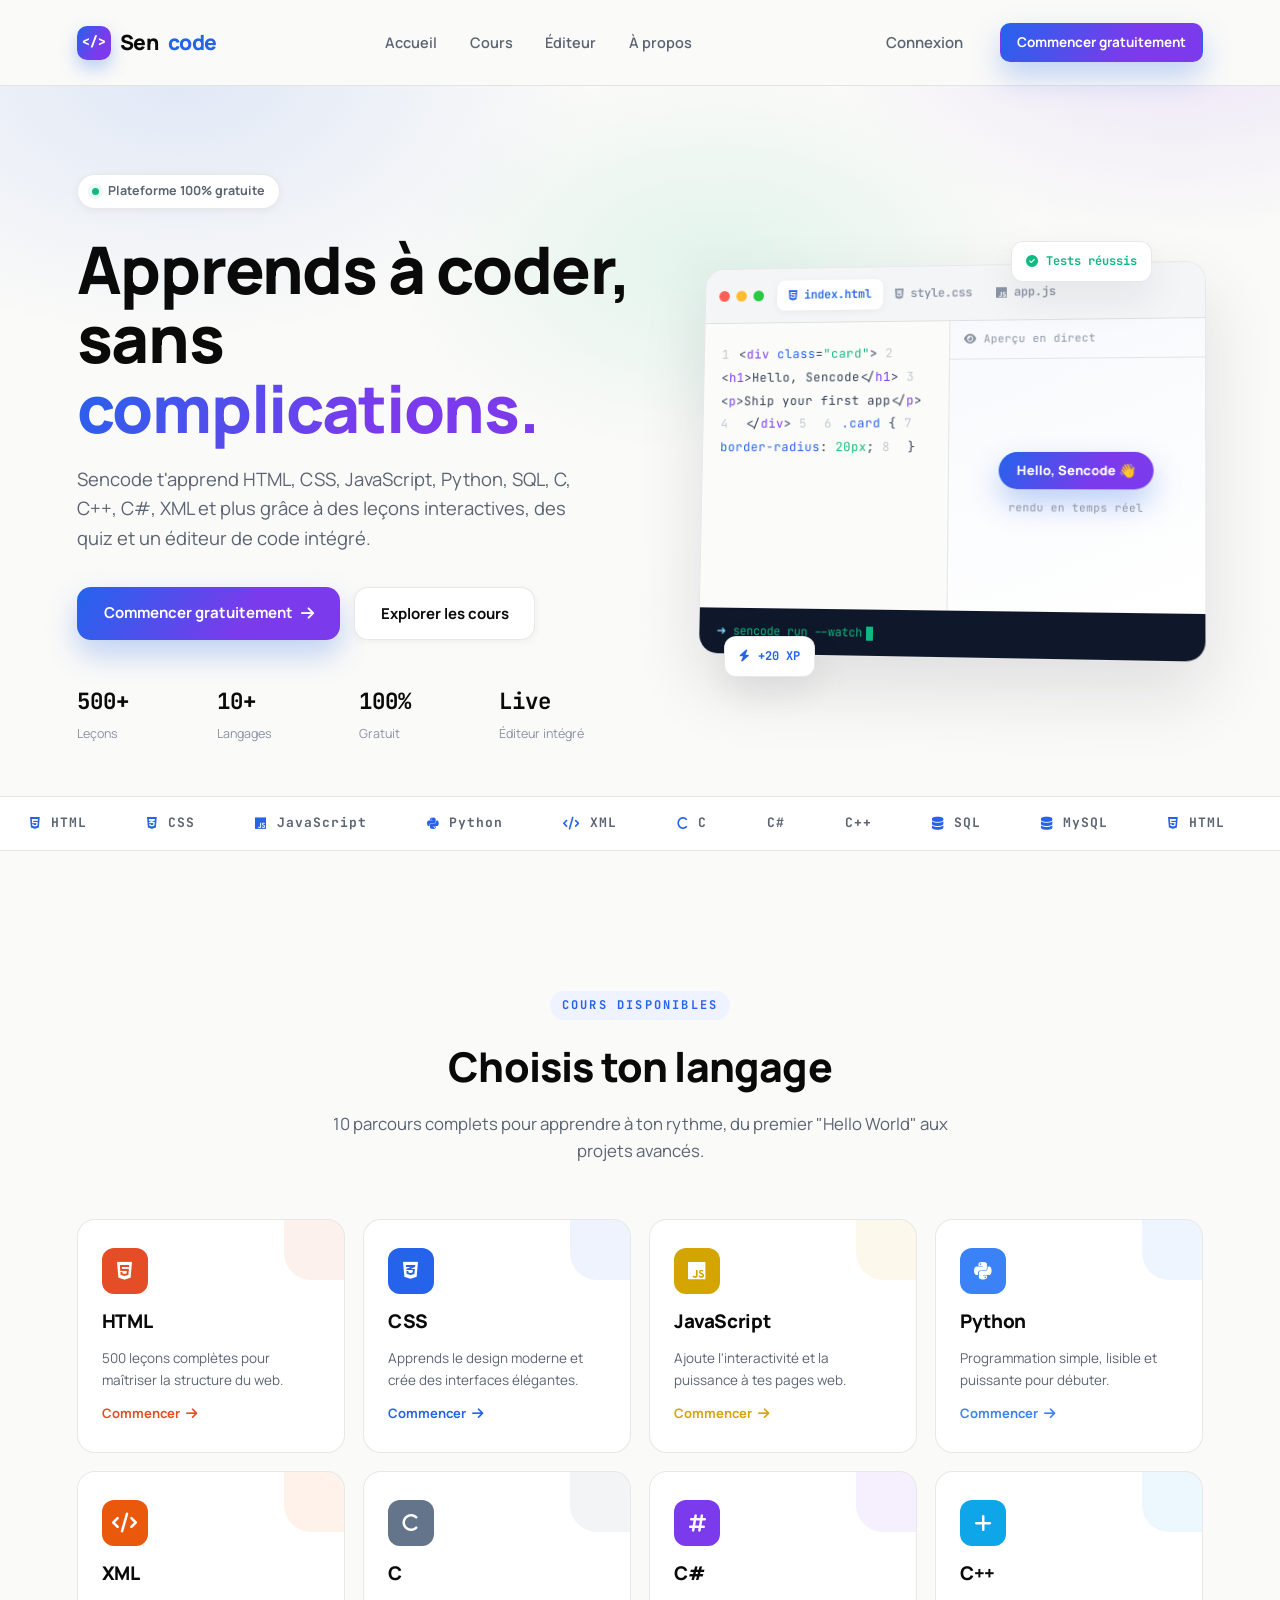
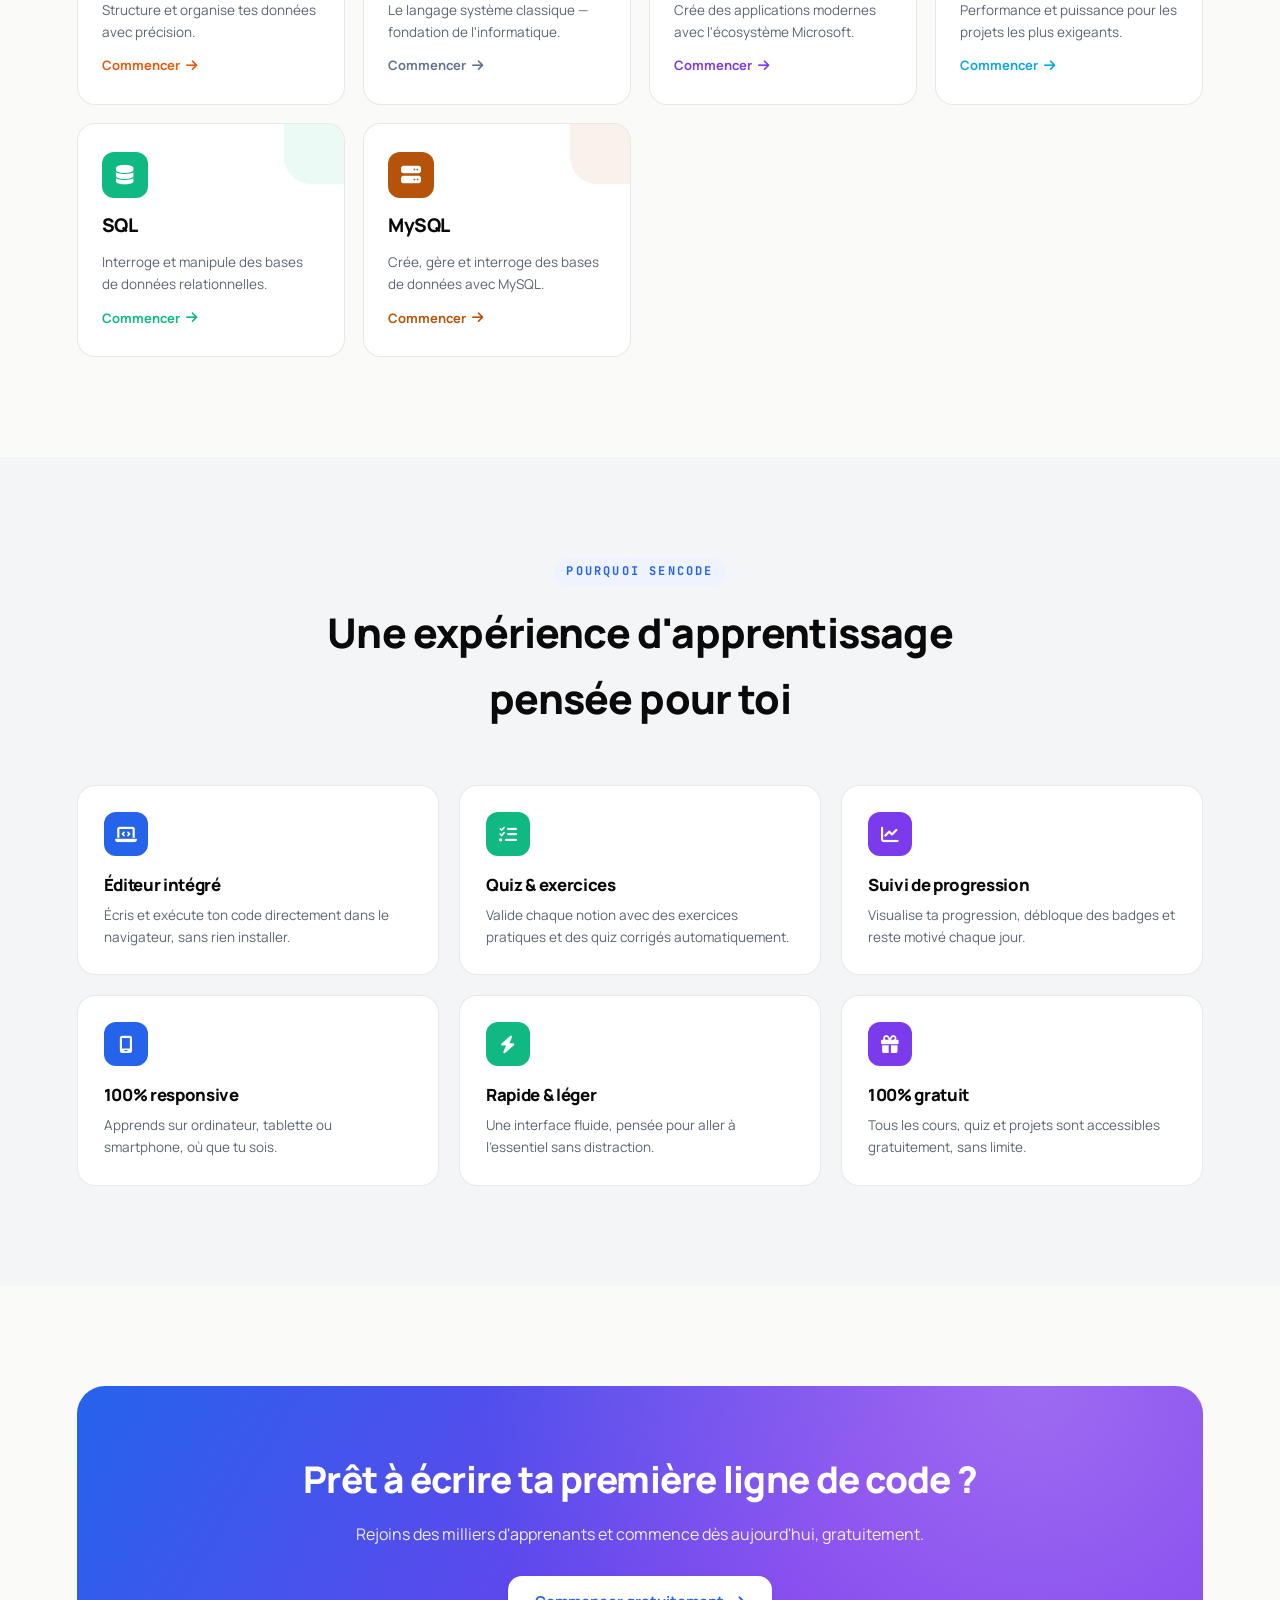
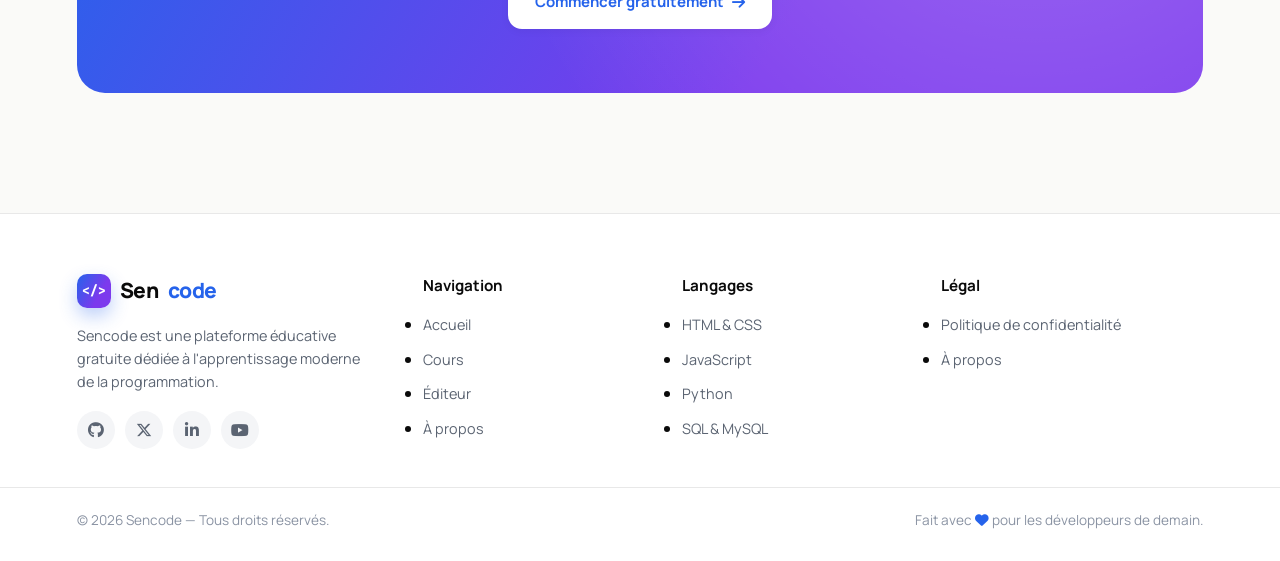
<file: index.html>
<!DOCTYPE html>
<html lang="fr">
<head>
<meta charset="UTF-8">
<meta name="viewport" content="width=device-width, initial-scale=1.0">
<title>Sencode — Apprends à coder, simplement.</title>
<meta name="description" content="Sencode t'apprend HTML, CSS, JavaScript, Python, SQL, C, C++, C#, XML et plus avec des leçons interactives, un éditeur intégré et des quiz. 100% gratuit.">
<link rel="preconnect" href="https://fonts.googleapis.com">
<link rel="preconnect" href="https://fonts.gstatic.com" crossorigin>
<link href="https://fonts.googleapis.com/css2?family=Manrope:wght@400;500;600;700;800&family=JetBrains+Mono:wght@400;500;600;700&display=swap" rel="stylesheet">
<link rel="stylesheet" href="https://cdnjs.cloudflare.com/ajax/libs/font-awesome/6.5.2/css/all.min.css">
<style>
/* ============================================================
   SENCODE — Page d'accueil, refonte claire / premium / minimaliste
   Palette : blanc cassé, bleu royal, vert émeraude, violet
   ============================================================ */
:root{
  --bg:#FAFAF8;
  --bg-alt:#F4F5F7;
  --card:#FFFFFF;
  --text:#0A0A0A;
  --text-dim:#5B6472;
  --text-faint:#8A93A3;
  --blue:#2563EB;
  --blue-tint:#EEF3FF;
  --emerald:#10B981;
  --emerald-tint:#E9FBF4;
  --violet:#7C3AED;
  --violet-tint:#F4EEFF;
  --border:rgba(10,10,10,.09);
  --radius:20px;
  --ff-display:'Manrope',system-ui,sans-serif;
  --ff-mono:'JetBrains Mono',monospace;
  --ease:cubic-bezier(.19,1,.22,1);
  --shadow-sm:0 2px 8px rgba(15,23,42,.05);
  --shadow-md:0 16px 40px rgba(15,23,42,.08);
  --shadow-lg:0 30px 70px rgba(15,23,42,.12);
  --grad-brand:linear-gradient(120deg,var(--blue),var(--violet) 65%);
}
*,*::before,*::after{margin:0;padding:0;box-sizing:border-box}
html{scroll-behavior:smooth}
body{
  background:var(--bg);
  color:var(--text);
  font-family:var(--ff-display);
  overflow-x:hidden;
  -webkit-font-smoothing:antialiased;
  line-height:1.6;
}
a{color:inherit;text-decoration:none}
button{font-family:inherit;cursor:pointer}
img{max-width:100%;display:block}
::selection{background:var(--blue);color:#fff}
::-webkit-scrollbar{width:10px}
::-webkit-scrollbar-track{background:var(--bg)}
::-webkit-scrollbar-thumb{background:var(--text-faint);border-radius:10px}
.container{width:100%;max-width:1320px;margin-inline:auto;padding-inline:6%}
h1,h2,h3{font-family:var(--ff-display);letter-spacing:-.02em;font-weight:800}

/* ---------- Boutons ---------- */
.btn{display:inline-flex;align-items:center;justify-content:center;gap:.55em;padding:.9em 1.7em;border-radius:14px;font-weight:700;font-size:15px;border:1.5px solid transparent;transition:transform .25s var(--ease),box-shadow .25s var(--ease),background .25s,border-color .25s;white-space:nowrap}
.btn:active{transform:scale(.96)}
.btn-primary{background:var(--grad-brand);color:#fff;box-shadow:0 14px 30px rgba(37,99,235,.28)}
.btn-primary:hover{transform:translateY(-3px);box-shadow:0 20px 40px rgba(37,99,235,.36)}
.btn-outline{background:var(--card);border-color:var(--border);color:var(--text);box-shadow:var(--shadow-sm)}
.btn-outline:hover{border-color:var(--blue);color:var(--blue);transform:translateY(-2px)}
.btn-ghost{background:transparent;color:var(--text-dim);font-weight:600}
.btn-ghost:hover{color:var(--text)}
.btn-sm{padding:.6em 1.2em;font-size:13.5px;border-radius:10px}

/* ---------- Navbar ---------- */
header{position:sticky;top:0;z-index:200;background:rgba(250,250,248,.7);backdrop-filter:blur(14px) saturate(160%);border-bottom:1px solid var(--border);transition:.3s}
.header__inner{display:flex;align-items:center;justify-content:space-between;padding-block:16px}
.logo{display:flex;align-items:center;gap:9px;font-size:21px;font-weight:800;letter-spacing:-.02em}
.logo__mark{width:34px;height:34px;border-radius:10px;display:grid;place-items:center;background:var(--grad-brand);color:#fff;font-family:var(--ff-mono);font-size:13px;font-weight:800;box-shadow:0 8px 18px rgba(37,99,235,.3)}
.logo .accent{color:var(--blue)}
nav.menu{display:flex;align-items:center;gap:2px}
nav.menu a{padding:.6em 1.05em;border-radius:10px;font-size:14.5px;font-weight:600;color:var(--text-dim);transition:.2s}
nav.menu a:hover{color:var(--text);background:var(--bg-alt)}
.header__actions{display:flex;align-items:center;gap:10px}
.burger{display:none;width:40px;height:40px;border-radius:10px;border:1px solid var(--border);background:var(--card);align-items:center;justify-content:center}
@media(max-width:980px){ nav.menu{display:none} .burger{display:flex} .header__actions .btn-ghost{display:none} }

/* ---------- Hero ---------- */
.hero{padding:88px 0 40px;position:relative;overflow:hidden}
.hero__glow{position:absolute;inset:-10% -10% auto -10%;height:640px;z-index:-1;
  background:radial-gradient(45% 70% at 20% 10%, rgba(37,99,235,.12), transparent 60%),
             radial-gradient(40% 60% at 85% 0%, rgba(124,58,237,.12), transparent 60%),
             radial-gradient(35% 50% at 55% 40%, rgba(16,185,129,.10), transparent 60%);
}
.hero__inner{display:grid;grid-template-columns:1.05fr .95fr;gap:54px;align-items:center}
.eyebrow{display:inline-flex;align-items:center;gap:9px;padding:.5em 1.1em;border-radius:999px;background:var(--card);border:1px solid var(--border);box-shadow:var(--shadow-sm);font-size:12.5px;font-weight:700;color:var(--text-dim);margin-bottom:26px;opacity:0;animation:fadeUp .7s var(--ease) .05s forwards}
.eyebrow .dot{width:7px;height:7px;border-radius:50%;background:var(--emerald);box-shadow:0 0 0 4px var(--emerald-tint)}
.hero h1{font-size:clamp(2.6rem,5.2vw,4.1rem);line-height:1.06;margin-bottom:22px;opacity:0;animation:fadeUp .8s var(--ease) .15s forwards}
.hero h1 .grad{background:var(--grad-brand);-webkit-background-clip:text;background-clip:text;color:transparent}
.hero p.lead{font-size:clamp(1rem,1.6vw,1.15rem);color:var(--text-dim);max-width:520px;margin-bottom:34px;opacity:0;animation:fadeUp .8s var(--ease) .26s forwards}
@keyframes fadeUp{from{opacity:0;transform:translateY(20px)}to{opacity:1;transform:translateY(0)}}
.hero__cta{display:flex;gap:14px;flex-wrap:wrap;margin-bottom:44px;opacity:0;animation:fadeUp .8s var(--ease) .37s forwards}
.hero__stats{display:grid;grid-template-columns:repeat(4,auto);gap:32px;opacity:0;animation:fadeUp .8s var(--ease) .48s forwards}
.stat b{display:block;font-family:var(--ff-mono);font-size:1.4rem;font-weight:700;color:var(--text)}
.stat span{font-size:12.5px;color:var(--text-faint)}
@media(max-width:640px){.hero__stats{grid-template-columns:repeat(2,auto)}}

/* ---------- Mockup éditeur (droite du hero) ---------- */
.mockup-wrap{perspective:1600px;opacity:0;animation:fadeUp .9s var(--ease) .4s forwards;position:relative}
.mockup{border-radius:var(--radius);overflow:hidden;background:var(--card);border:1px solid var(--border);box-shadow:var(--shadow-lg);transform:rotateY(-8deg) rotateX(4deg);transition:transform .4s var(--ease)}
.mockup-wrap:hover .mockup{transform:rotateY(-3deg) rotateX(1.5deg)}
.mockup__tabs{display:flex;align-items:center;background:var(--bg-alt);border-bottom:1px solid var(--border);padding:12px 14px}
.win-dots{display:flex;gap:7px;margin-right:14px}
.win-dots span{width:11px;height:11px;border-radius:50%}
.win-dots span:nth-child(1){background:#FF5F57}
.win-dots span:nth-child(2){background:#FEBC2E}
.win-dots span:nth-child(3){background:#28C840}
.tab{display:flex;align-items:center;gap:7px;padding:.5em 1em;border-radius:8px;font-family:var(--ff-mono);font-size:12px;color:var(--text-faint);font-weight:600}
.tab.active{background:var(--card);color:var(--blue);box-shadow:var(--shadow-sm)}
.mockup__body{display:grid;grid-template-columns:1fr 1fr;min-height:290px}
.mockup__code{padding:20px 18px;font-family:var(--ff-mono);font-size:12.5px;line-height:1.9;color:#334155;border-right:1px solid var(--border);background:#FBFBFA}
.mockup__code .ln{color:#C2C8D2;display:inline-block;width:18px;user-select:none}
.mockup__code .tag{color:var(--violet)}.mockup__code .attr{color:var(--blue)}.mockup__code .str{color:var(--emerald)}
.mockup__preview{background:linear-gradient(160deg,#F7F9FC,#FFFFFF);display:flex;flex-direction:column}
.mockup__preview-bar{display:flex;align-items:center;gap:8px;padding:10px 14px;border-bottom:1px solid var(--border);font-family:var(--ff-mono);font-size:11px;color:var(--text-faint)}
.mockup__preview-content{flex:1;display:flex;align-items:center;justify-content:center;flex-direction:column;gap:10px}
.preview-pill{padding:.6em 1.4em;border-radius:999px;background:var(--grad-brand);color:#fff;font-weight:800;font-size:13px;box-shadow:0 14px 30px rgba(37,99,235,.3)}
.preview-sub{font-family:var(--ff-mono);font-size:11px;color:var(--text-faint)}
.mockup__terminal{border-top:1px solid var(--border);background:#0F172A;padding:13px 18px;font-family:var(--ff-mono);font-size:12px;color:var(--emerald)}
.mockup__terminal .prompt{color:#7DD3FC}
.mockup__terminal .caret{display:inline-block;width:7px;height:14px;background:var(--emerald);margin-left:4px;animation:blink 1s step-end infinite;vertical-align:middle}
@keyframes blink{50%{opacity:0}}
.float-chip{position:absolute;padding:10px 14px;border-radius:12px;background:var(--card);border:1px solid var(--border);font-family:var(--ff-mono);font-size:12px;font-weight:700;display:flex;align-items:center;gap:8px;box-shadow:var(--shadow-md);animation:floaty 5.5s ease-in-out infinite}
.float-chip--1{top:-22px;right:10%;color:var(--emerald);animation-delay:.4s}
.float-chip--2{bottom:-20px;left:6%;color:var(--blue);animation-delay:1.5s}
@keyframes floaty{0%,100%{transform:translateY(0)}50%{transform:translateY(-12px)}}
@media(max-width:980px){.hero__inner{grid-template-columns:1fr}.mockup__body{grid-template-columns:1fr}.mockup__code{border-right:none;border-bottom:1px solid var(--border)}}

/* ---------- Marquee langages ---------- */
.marquee{width:100%;border-top:1px solid var(--border);border-bottom:1px solid var(--border);background:var(--card);overflow:hidden;white-space:nowrap;margin-top:50px}
.marquee-track{display:inline-flex;animation:scroll 28s linear infinite}
.marquee-track span{font-family:var(--ff-mono);font-size:13px;font-weight:700;letter-spacing:1px;color:var(--text-dim);padding:16px 30px;display:inline-flex;align-items:center;gap:10px}
.marquee-track span i{color:var(--blue)}
@keyframes scroll{from{transform:translateX(0)}to{transform:translateX(-50%)}}

/* ---------- Sections communes ---------- */
.section-pad{padding-block:100px}
.section-head{text-align:center;max-width:640px;margin:0 auto 54px}
.section-label{display:inline-block;font-family:var(--ff-mono);font-size:12px;color:var(--blue);letter-spacing:2.2px;text-transform:uppercase;font-weight:700;margin-bottom:14px;padding:.4em 1em;background:var(--blue-tint);border-radius:999px}
.section-head h2{font-size:clamp(1.8rem,3.2vw,2.6rem);margin-bottom:12px}
.section-head p{color:var(--text-dim);font-size:1.05rem}

/* ---------- Cartes langages ---------- */
.cards-grid{display:grid;grid-template-columns:repeat(auto-fit,minmax(230px,1fr));gap:18px}
.card{background:var(--card);border:1px solid var(--border);border-radius:18px;padding:28px 24px;display:flex;flex-direction:column;gap:12px;transition:transform .3s var(--ease),box-shadow .3s var(--ease),border-color .3s;position:relative;overflow:hidden}
.card::after{content:'';position:absolute;top:-30px;right:-30px;width:90px;height:90px;background:var(--card-accent);opacity:.08;border-radius:30%;transition:.35s}
.card:hover{transform:translateY(-6px);box-shadow:var(--shadow-md);border-color:transparent}
.card:hover::after{opacity:.14;transform:scale(1.5)}
.card-icon{width:46px;height:46px;border-radius:12px;display:grid;place-items:center;font-size:1.25rem;color:#fff;background:var(--card-accent)}
.card h3{font-size:1.18rem}
.card p{font-size:13.5px;color:var(--text-dim);line-height:1.6;flex:1}
.card .go{display:inline-flex;align-items:center;gap:6px;font-size:13px;font-weight:700;color:var(--card-accent)}
.card:hover .go i{transform:translateX(4px)}
.card .go i{transition:transform .25s}

.html{--card-accent:#E44D26}.css{--card-accent:#2563EB}.js{--card-accent:#D4A400}.python{--card-accent:#3B82F6}
.xml{--card-accent:#EA580C}.c{--card-accent:#64748B}.csharp{--card-accent:#7C3AED}.cpp{--card-accent:#0EA5E9}
.sql{--card-accent:#10B981}.mysql{--card-accent:#B45309}

/* ---------- Feature strip ---------- */
.feature-strip{display:grid;grid-template-columns:repeat(3,1fr);gap:20px}
.feature-item{background:var(--card);border:1px solid var(--border);border-radius:18px;padding:26px}
.feature-item i{width:44px;height:44px;border-radius:12px;display:grid;place-items:center;color:#fff;margin-bottom:16px;font-size:1.1rem}
.feature-item:nth-child(3n+1) i{background:var(--blue)}
.feature-item:nth-child(3n+2) i{background:var(--emerald)}
.feature-item:nth-child(3n+3) i{background:var(--violet)}
.feature-item h3{font-size:1.05rem;margin-bottom:6px}
.feature-item p{font-size:13.5px;color:var(--text-dim)}
@media(max-width:900px){.feature-strip{grid-template-columns:1fr 1fr}}
@media(max-width:600px){.feature-strip{grid-template-columns:1fr}}

/* ---------- CTA band ---------- */
.cta-band{border-radius:28px;padding:64px 30px;text-align:center;background:var(--grad-brand);position:relative;overflow:hidden}
.cta-band::before{content:'';position:absolute;inset:0;background:radial-gradient(circle at 85% 0%, rgba(255,255,255,.25), transparent 55%)}
.cta-band h2{font-size:clamp(1.7rem,3.2vw,2.3rem);color:#fff;margin-bottom:14px;position:relative}
.cta-band p{color:rgba(255,255,255,.9);margin-bottom:28px;position:relative}
.cta-band .btn-outline{background:#fff;color:var(--blue);border-color:transparent;position:relative}

/* ---------- Footer ---------- */
footer{background:var(--card);border-top:1px solid var(--border);padding:60px 0 30px;margin-top:20px}
.footer__grid{display:grid;grid-template-columns:1.4fr 1fr 1fr 1.2fr;gap:40px;padding-bottom:36px;border-bottom:1px solid var(--border)}
.footer__about p{margin:16px 0 18px;color:var(--text-dim);font-size:.9rem;max-width:300px}
footer h4{margin-bottom:14px;font-size:.95rem}
footer ul li{margin-bottom:9px}
footer ul li a{color:var(--text-dim);font-size:.9rem;transition:.2s}
footer ul li a:hover{color:var(--blue)}
.socials{display:flex;gap:10px;margin-top:14px}
.socials a{width:38px;height:38px;border-radius:50%;background:var(--bg-alt);display:grid;place-items:center;color:var(--text-dim);transition:.25s}
.socials a:hover{background:var(--blue);color:#fff;transform:translateY(-3px)}
.footer__bottom{display:flex;justify-content:space-between;padding-top:22px;font-size:.85rem;color:var(--text-faint);flex-wrap:wrap;gap:10px}
@media(max-width:900px){.footer__grid{grid-template-columns:1fr 1fr}}
@media(max-width:600px){.footer__grid{grid-template-columns:1fr}}

/* Reveal on scroll */
.reveal{opacity:0;transform:translateY(24px);transition:opacity .7s var(--ease),transform .7s var(--ease)}
.reveal.in{opacity:1;transform:translateY(0)}
</style>
</head>
<body>

<!-- ============ HEADER ============ -->
<header>
  <div class="container header__inner">
    <a href="#home" class="logo"><span class="logo__mark">&lt;/&gt;</span>Sen<span class="accent">code</span></a>
    <nav class="menu">
      <a href="#home">Accueil</a>
      <a href="#courses">Cours</a>
      <a href="r.html">Éditeur</a>
      <a href="#about">À propos</a>
    </nav>
    <div class="header__actions">
      <a href="#login" class="btn btn-ghost">Connexion</a>
      <a href="r.html" class="btn btn-primary btn-sm">Commencer gratuitement</a>
      <button class="burger" aria-label="Menu"><i class="fa-solid fa-bars"></i></button>
    </div>
  </div>
</header>

<!-- ============ HERO ============ -->
<section class="hero" id="home">
  <div class="hero__glow"></div>
  <div class="container hero__inner">
    <div class="hero__content">
      <span class="eyebrow"><span class="dot"></span> Plateforme 100% gratuite</span>
      <h1>Apprends à coder,<br>sans <span class="grad">complications.</span></h1>
      <p class="lead">Sencode t'apprend HTML, CSS, JavaScript, Python, SQL, C, C++, C#, XML et plus grâce à des leçons interactives, des quiz et un éditeur de code intégré.</p>
      <div class="hero__cta">
        <a href="r.html" class="btn btn-primary">Commencer gratuitement <i class="fa-solid fa-arrow-right"></i></a>
        <a href="#courses" class="btn btn-outline">Explorer les cours</a>
      </div>
      <div class="hero__stats">
        <div class="stat"><b data-count="500">0</b><span>Leçons</span></div>
        <div class="stat"><b data-count="10">0</b><span>Langages</span></div>
        <div class="stat"><b>100%</b><span>Gratuit</span></div>
        <div class="stat"><b>Live</b><span>Éditeur intégré</span></div>
      </div>
    </div>

    <div class="mockup-wrap">
      <div class="mockup">
        <div class="mockup__tabs">
          <span class="win-dots"><span></span><span></span><span></span></span>
          <span class="tab active"><i class="fa-brands fa-html5"></i> index.html</span>
          <span class="tab"><i class="fa-brands fa-css3-alt"></i> style.css</span>
          <span class="tab"><i class="fa-brands fa-js"></i> app.js</span>
        </div>
        <div class="mockup__body">
          <div class="mockup__code"><span class="ln">1</span>&lt;<span class="tag">div</span> <span class="attr">class</span>=<span class="str">"card"</span>&gt;
<span class="ln">2</span>  &lt;<span class="tag">h1</span>&gt;Hello, Sencode&lt;/<span class="tag">h1</span>&gt;
<span class="ln">3</span>  &lt;<span class="tag">p</span>&gt;Ship your first app&lt;/<span class="tag">p</span>&gt;
<span class="ln">4</span> &lt;/<span class="tag">div</span>&gt;
<span class="ln">5</span>
<span class="ln">6</span><span class="attr">.card</span> {
<span class="ln">7</span>  <span class="attr">border-radius</span>: <span class="str">20px</span>;
<span class="ln">8</span> }</div>
          <div class="mockup__preview">
            <div class="mockup__preview-bar"><i class="fa-solid fa-eye"></i> Aperçu en direct</div>
            <div class="mockup__preview-content">
              <div class="preview-pill">Hello, Sencode 👋</div>
              <span class="preview-sub">rendu en temps réel</span>
            </div>
          </div>
        </div>
        <div class="mockup__terminal"><span class="prompt">➜</span> sencode run --watch<span class="caret"></span></div>
      </div>
      <div class="float-chip float-chip--1"><i class="fa-solid fa-circle-check"></i> Tests réussis</div>
      <div class="float-chip float-chip--2"><i class="fa-solid fa-bolt"></i> +20 XP</div>
    </div>
  </div>

  <div class="marquee">
    <div class="marquee-track">
      <span><i class="fa-brands fa-html5"></i> HTML</span><span><i class="fa-brands fa-css3-alt"></i> CSS</span><span><i class="fa-brands fa-js"></i> JavaScript</span><span><i class="fa-brands fa-python"></i> Python</span><span><i class="fa-solid fa-code"></i> XML</span><span><i class="fa-solid fa-c"></i> C</span><span>C#</span><span>C++</span><span><i class="fa-solid fa-database"></i> SQL</span><span><i class="fa-solid fa-database"></i> MySQL</span>
      <span><i class="fa-brands fa-html5"></i> HTML</span><span><i class="fa-brands fa-css3-alt"></i> CSS</span><span><i class="fa-brands fa-js"></i> JavaScript</span><span><i class="fa-brands fa-python"></i> Python</span><span><i class="fa-solid fa-code"></i> XML</span><span><i class="fa-solid fa-c"></i> C</span><span>C#</span><span>C++</span><span><i class="fa-solid fa-database"></i> SQL</span><span><i class="fa-solid fa-database"></i> MySQL</span>
    </div>
  </div>
</section>

<!-- ============ LANGAGES ============ -->
<section class="section-pad" id="courses">
  <div class="container">
    <div class="section-head reveal">
      <span class="section-label">Cours disponibles</span>
      <h2>Choisis ton langage</h2>
      <p>10 parcours complets pour apprendre à ton rythme, du premier "Hello World" aux projets avancés.</p>
    </div>
    <div class="cards-grid">
      <div class="card html reveal"><div class="card-icon"><i class="fa-brands fa-html5"></i></div><h3>HTML</h3><p>500 leçons complètes pour maîtriser la structure du web.</p><a href="cour.html" class="go">Commencer <i class="fa-solid fa-arrow-right"></i></a></div>
      <div class="card css reveal"><div class="card-icon"><i class="fa-brands fa-css3-alt"></i></div><h3>CSS</h3><p>Apprends le design moderne et crée des interfaces élégantes.</p><a href="css.html" class="go">Commencer <i class="fa-solid fa-arrow-right"></i></a></div>
      <div class="card js reveal"><div class="card-icon"><i class="fa-brands fa-js"></i></div><h3>JavaScript</h3><p>Ajoute l'interactivité et la puissance à tes pages web.</p><a href="Javascript.html" class="go">Commencer <i class="fa-solid fa-arrow-right"></i></a></div>
      <div class="card python reveal"><div class="card-icon"><i class="fa-brands fa-python"></i></div><h3>Python</h3><p>Programmation simple, lisible et puissante pour débuter.</p><a href="python.html" class="go">Commencer <i class="fa-solid fa-arrow-right"></i></a></div>
      <div class="card xml reveal"><div class="card-icon"><i class="fa-solid fa-code"></i></div><h3>XML</h3><p>Structure et organise tes données avec précision.</p><a href="xml.html" class="go">Commencer <i class="fa-solid fa-arrow-right"></i></a></div>
      <div class="card c reveal"><div class="card-icon"><i class="fa-solid fa-c"></i></div><h3>C</h3><p>Le langage système classique — fondation de l'informatique.</p><a href="c.html" class="go">Commencer <i class="fa-solid fa-arrow-right"></i></a></div>
      <div class="card csharp reveal"><div class="card-icon"><i class="fa-solid fa-hashtag"></i></div><h3>C#</h3><p>Crée des applications modernes avec l'écosystème Microsoft.</p><a href="csharp.html" class="go">Commencer <i class="fa-solid fa-arrow-right"></i></a></div>
      <div class="card cpp reveal"><div class="card-icon"><i class="fa-solid fa-plus"></i></div><h3>C++</h3><p>Performance et puissance pour les projets les plus exigeants.</p><a href="cpp.html" class="go">Commencer <i class="fa-solid fa-arrow-right"></i></a></div>
      <div class="card sql reveal"><div class="card-icon"><i class="fa-solid fa-database"></i></div><h3>SQL</h3><p>Interroge et manipule des bases de données relationnelles.</p><a href="sql.html" class="go">Commencer <i class="fa-solid fa-arrow-right"></i></a></div>
      <div class="card mysql reveal"><div class="card-icon"><i class="fa-solid fa-server"></i></div><h3>MySQL</h3><p>Crée, gère et interroge des bases de données avec MySQL.</p><a href="mysql.html" class="go">Commencer <i class="fa-solid fa-arrow-right"></i></a></div>
    </div>
  </div>
</section>

<!-- ============ POURQUOI SENCODE ============ -->
<section class="section-pad" style="background:var(--bg-alt)" id="about">
  <div class="container">
    <div class="section-head reveal">
      <span class="section-label">Pourquoi Sencode</span>
      <h2>Une expérience d'apprentissage pensée pour toi</h2>
    </div>
    <div class="feature-strip">
      <div class="feature-item reveal"><i class="fa-solid fa-laptop-code"></i><h3>Éditeur intégré</h3><p>Écris et exécute ton code directement dans le navigateur, sans rien installer.</p></div>
      <div class="feature-item reveal"><i class="fa-solid fa-list-check"></i><h3>Quiz & exercices</h3><p>Valide chaque notion avec des exercices pratiques et des quiz corrigés automatiquement.</p></div>
      <div class="feature-item reveal"><i class="fa-solid fa-chart-line"></i><h3>Suivi de progression</h3><p>Visualise ta progression, débloque des badges et reste motivé chaque jour.</p></div>
      <div class="feature-item reveal"><i class="fa-solid fa-mobile-screen"></i><h3>100% responsive</h3><p>Apprends sur ordinateur, tablette ou smartphone, où que tu sois.</p></div>
      <div class="feature-item reveal"><i class="fa-solid fa-bolt"></i><h3>Rapide & léger</h3><p>Une interface fluide, pensée pour aller à l'essentiel sans distraction.</p></div>
      <div class="feature-item reveal"><i class="fa-solid fa-gift"></i><h3>100% gratuit</h3><p>Tous les cours, quiz et projets sont accessibles gratuitement, sans limite.</p></div>
    </div>
  </div>
</section>

<!-- ============ CTA ============ -->
<section class="section-pad" id="editor">
  <div class="container">
    <div class="cta-band reveal">
      <h2>Prêt à écrire ta première ligne de code ?</h2>
      <p>Rejoins des milliers d'apprenants et commence dès aujourd'hui, gratuitement.</p>
      <a href="r.html" class="btn btn-outline">Commencer gratuitement <i class="fa-solid fa-arrow-right"></i></a>
    </div>
  </div>
</section>

<!-- ============ FOOTER ============ -->
<footer>
  <div class="container footer__grid">
    <div class="footer__about">
      <a href="#home" class="logo"><span class="logo__mark">&lt;/&gt;</span>Sen<span class="accent">code</span></a>
      <p>Sencode est une plateforme éducative gratuite dédiée à l'apprentissage moderne de la programmation.</p>
      <div class="socials">
        <a href="#" aria-label="GitHub"><i class="fa-brands fa-github"></i></a>
        <a href="#" aria-label="X"><i class="fa-brands fa-x-twitter"></i></a>
        <a href="#" aria-label="LinkedIn"><i class="fa-brands fa-linkedin-in"></i></a>
        <a href="#" aria-label="YouTube"><i class="fa-brands fa-youtube"></i></a>
      </div>
    </div>
    <div>
      <h4>Navigation</h4>
      <ul>
        <li><a href="#home">Accueil</a></li>
        <li><a href="#courses">Cours</a></li>
        <li><a href="r.html">Éditeur</a></li>
        <li><a href="#about">À propos</a></li>
      </ul>
    </div>
    <div>
      <h4>Langages</h4>
      <ul>
        <li><a href="cour.html">HTML & CSS</a></li>
        <li><a href="Javascript.html">JavaScript</a></li>
        <li><a href="python.html">Python</a></li>
        <li><a href="sql.html">SQL & MySQL</a></li>
      </ul>
    </div>
    <div>
      <h4>Légal</h4>
      <ul>
        <li><a href="privacy.html">Politique de confidentialité</a></li>
        <li><a href="about.html">À propos</a></li>
      </ul>
    </div>
  </div>
  <div class="container footer__bottom">
    <span>© <span id="yearNow">2026</span> Sencode — Tous droits réservés.</span>
    <span>Fait avec <i class="fa-solid fa-heart" style="color:var(--blue)"></i> pour les développeurs de demain.</span>
  </div>
</footer>

<script>
  document.getElementById('yearNow').textContent = new Date().getFullYear();

  // Parallax léger du mockup
  const wrap = document.querySelector('.mockup-wrap');
  const mockup = document.querySelector('.mockup');
  if(wrap && window.matchMedia('(hover:hover)').matches){
    wrap.addEventListener('mousemove', (e)=>{
      const r = wrap.getBoundingClientRect();
      const x = (e.clientX - r.left)/r.width - .5;
      const y = (e.clientY - r.top)/r.height - .5;
      mockup.style.transform = `rotateY(${-8 + x*12}deg) rotateX(${4 - y*8}deg)`;
    });
    wrap.addEventListener('mouseleave', ()=>{ mockup.style.transform = 'rotateY(-8deg) rotateX(4deg)'; });
  }

  // Reveal au scroll
  const io = new IntersectionObserver((entries)=>{
    entries.forEach(en=>{ if(en.isIntersecting){ en.target.classList.add('in'); io.unobserve(en.target); } });
  }, {threshold:.15});
  document.querySelectorAll('.reveal').forEach(el=>io.observe(el));

  // Statistiques animées
  function animateCounter(el, target, duration=1400){
    const start = performance.now();
    function step(now){
      const progress = Math.min((now-start)/duration, 1);
      const eased = 1 - Math.pow(1-progress, 3);
      el.textContent = Math.floor(eased*target) + (target>=100 ? '+' : '');
      if(progress < 1) requestAnimationFrame(step); else el.textContent = target + '+';
    }
    requestAnimationFrame(step);
  }
  const counters = document.querySelectorAll('[data-count]');
  const cio = new IntersectionObserver((entries)=>{
    entries.forEach(en=>{ if(en.isIntersecting){ animateCounter(en.target, parseInt(en.target.dataset.count,10)); cio.unobserve(en.target); } });
  }, {threshold:.4});
  counters.forEach(c=>cio.observe(c));
</script>
</body>
</html>
</file>
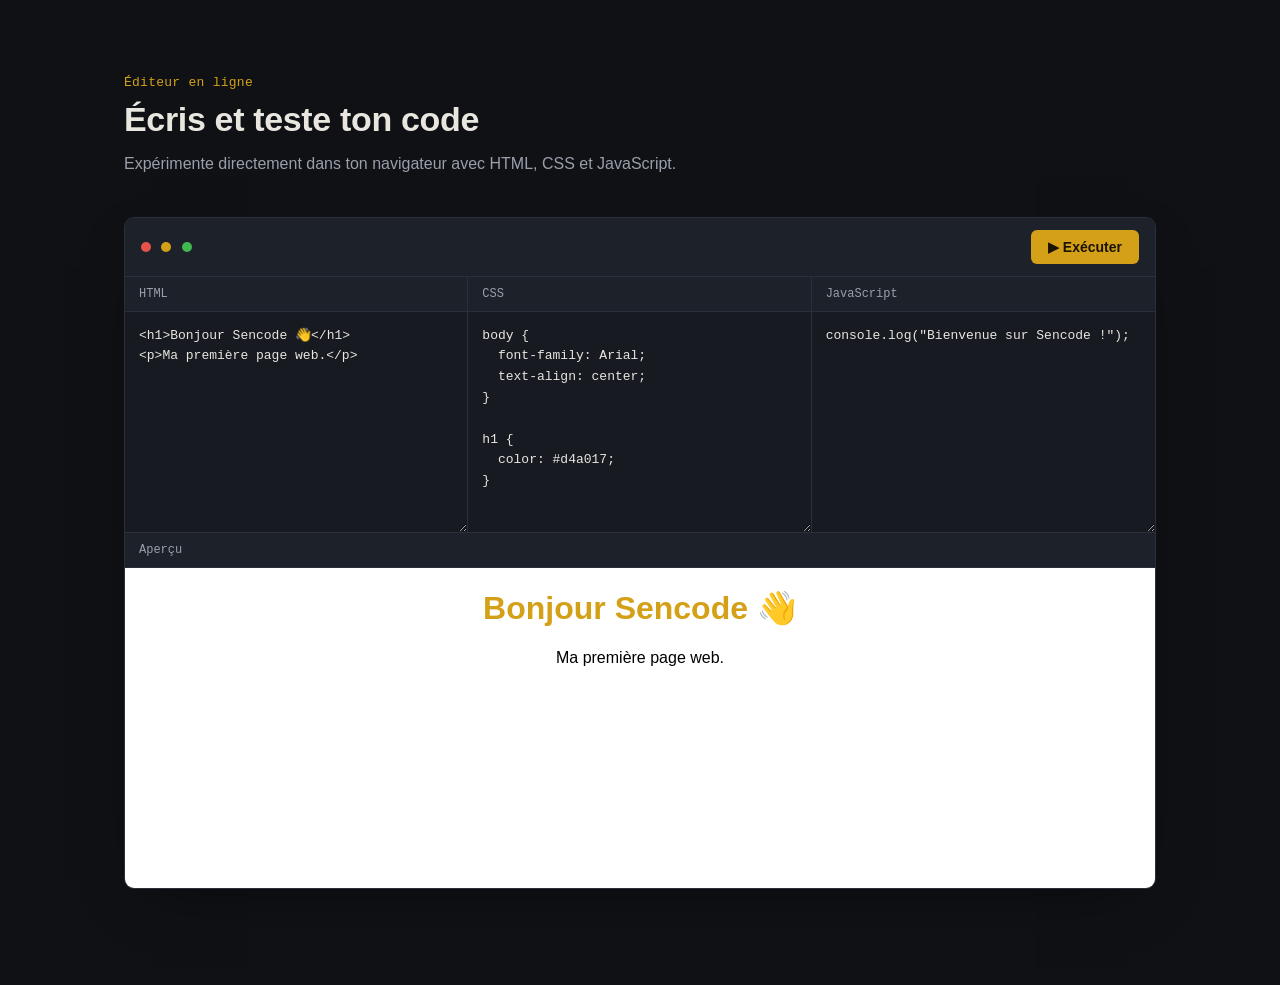
<file: #editeur.html>
<!DOCTYPE html>
<html lang="fr">
<head>
<meta charset="UTF-8">
<meta name="viewport" content="width=device-width, initial-scale=1.0">
<title>Sencode — Éditeur en ligne</title>
<style>
  :root{
    --bg: #0f1115;
    --panel: #171a21;
    --panel-alt: #1d2129;
    --border: #2a2f3a;
    --text: #e8e6df;
    --text-dim: #9a9fab;
    --amber: #d4a017;
    --amber-soft: rgba(212,160,23,0.14);
  }

  *{ box-sizing:border-box; }

  html,body{
    margin:0;
    background:var(--bg);
    color:var(--text);
    font-family: "Söhne", "Segoe UI", Helvetica, Arial, sans-serif;
  }

  .container{
    max-width: 1080px;
    margin: 0 auto;
    padding: 0 24px;
  }

  .section-pad{
    padding: 72px 0 96px;
  }

  .section-heading{
    text-align: left;
    max-width: 560px;
    margin-bottom: 40px;
  }

  .eyebrow{
    font-family: "JetBrains Mono", ui-monospace, SFMono-Regular, Menlo, monospace;
    font-size: 13px;
    color: var(--amber);
    letter-spacing: 0.02em;
  }

  .section-heading h2{
    font-size: 34px;
    line-height: 1.15;
    margin: 10px 0 12px;
    font-weight: 600;
    letter-spacing: -0.01em;
  }

  .section-heading p{
    color: var(--text-dim);
    font-size: 16px;
    line-height: 1.6;
    margin: 0;
  }

  /* --- editor shell --- */

  .code-editor{
    background: var(--panel);
    border: 1px solid var(--border);
    border-radius: 10px;
    overflow: hidden;
    box-shadow: 0 20px 60px -30px rgba(0,0,0,0.6);
  }

  .editor-toolbar{
    display:flex;
    align-items:center;
    justify-content:space-between;
    padding: 12px 16px;
    background: var(--panel-alt);
    border-bottom: 1px solid var(--border);
  }

  .dot{
    display:inline-block;
    width: 10px;
    height: 10px;
    border-radius: 50%;
    background: var(--border);
    margin-right: 6px;
  }
  .dot:nth-child(1){ background:#e5534b; }
  .dot:nth-child(2){ background:#d4a017; }
  .dot:nth-child(3){ background:#3fb950; }

  .btn{
    font-family: inherit;
    font-size: 14px;
    font-weight: 600;
    padding: 8px 16px;
    border-radius: 6px;
    border: 1px solid transparent;
    cursor: pointer;
    transition: transform 0.08s ease, background 0.15s ease;
  }
  .btn:active{ transform: translateY(1px); }

  .btn-primary{
    background: var(--amber);
    color: #1a1300;
  }
  .btn-primary:hover{ background:#e2ab1f; }

  /* --- panels --- */

  .editor-body{
    display: grid;
    grid-template-columns: 1fr 1fr 1fr;
    border-bottom: 1px solid var(--border);
  }

  .code-panel{
    border-right: 1px solid var(--border);
    display:flex;
    flex-direction:column;
    min-width:0;
  }
  .code-panel:last-child{ border-right:none; }

  .code-title{
    font-family: "JetBrains Mono", ui-monospace, SFMono-Regular, Menlo, monospace;
    font-size: 12px;
    color: var(--text-dim);
    padding: 10px 14px;
    background: var(--panel-alt);
    border-bottom: 1px solid var(--border);
  }

  .code-panel textarea{
    flex:1;
    min-height: 220px;
    resize: vertical;
    background: var(--panel);
    color: var(--text);
    border: none;
    outline: none;
    padding: 14px;
    font-family: "JetBrains Mono", ui-monospace, SFMono-Regular, Menlo, Consolas, monospace;
    font-size: 13px;
    line-height: 1.6;
    tab-size: 2;
    caret-color: var(--amber);
  }

  .code-panel textarea::selection{
    background: var(--amber-soft);
  }

  .preview-title{
    font-family: "JetBrains Mono", ui-monospace, SFMono-Regular, Menlo, monospace;
    font-size: 12px;
    color: var(--text-dim);
    padding: 10px 14px;
    background: var(--panel-alt);
    border-bottom: 1px solid var(--border);
  }

  #preview{
    width: 100%;
    height: 320px;
    border: none;
    display: block;
    background: #ffffff;
  }

  @media (max-width: 760px){
    .editor-body{ grid-template-columns: 1fr; }
    .code-panel{ border-right:none; border-bottom:1px solid var(--border); }
    .section-heading h2{ font-size: 26px; }
  }
</style>
</head>
<body>

<section class="section-pad" id="editor">
  <div class="container">

    <div class="section-heading">
      <span class="eyebrow">Éditeur en ligne</span>
      <h2>Écris et teste ton code</h2>
      <p>
        Expérimente directement dans ton navigateur avec HTML, CSS et JavaScript.
      </p>
    </div>

    <div class="code-editor">

      <div class="editor-toolbar">
        <div>
          <span class="dot"></span>
          <span class="dot"></span>
          <span class="dot"></span>
        </div>

        <button onclick="runCode()" class="btn btn-primary">
          ▶ Exécuter
        </button>
      </div>

      <div class="editor-body">

        <div class="code-panel">
          <div class="code-title">HTML</div>
          <textarea id="htmlCode" spellcheck="false">&lt;h1&gt;Bonjour Sencode 👋&lt;/h1&gt;
&lt;p&gt;Ma première page web.&lt;/p&gt;</textarea>
        </div>

        <div class="code-panel">
          <div class="code-title">CSS</div>
          <textarea id="cssCode" spellcheck="false">body {
  font-family: Arial;
  text-align: center;
}

h1 {
  color: #d4a017;
}</textarea>
        </div>

        <div class="code-panel">
          <div class="code-title">JavaScript</div>
          <textarea id="jsCode" spellcheck="false">console.log("Bienvenue sur Sencode !");</textarea>
        </div>

      </div>

      <div class="preview-title">
        Aperçu
      </div>

      <iframe id="preview"></iframe>

    </div>

  </div>
</section>

<script>
  function runCode(){
    const html = document.getElementById('htmlCode').value;
    const css  = document.getElementById('cssCode').value;
    const js   = document.getElementById('jsCode').value;

    const doc = `<!DOCTYPE html>
<html>
<head>
<meta charset="UTF-8">
<style>${css}</style>
</head>
<body>
${html}
<script>
  // capture les erreurs et les logs pour ne pas casser l'aperçu
  window.onerror = function(msg){ console.log('Erreur :', msg); };
  try {
    ${js}
  } catch (e) {
    console.log('Erreur :', e.message);
  }
<\/script>
</body>
</html>`;

    const iframe = document.getElementById('preview');
    iframe.srcdoc = doc;
  }

  // Permet d'utiliser Tab pour indenter dans les zones de code
  document.querySelectorAll('#editor textarea').forEach(function(ta){
    ta.addEventListener('keydown', function(e){
      if (e.key === 'Tab') {
        e.preventDefault();
        const start = ta.selectionStart;
        const end = ta.selectionEnd;
        ta.value = ta.value.substring(0, start) + '  ' + ta.value.substring(end);
        ta.selectionStart = ta.selectionEnd = start + 2;
      }
    });
  });

  // Premier rendu au chargement
  runCode();
</script>

</body>
</html>
</file>
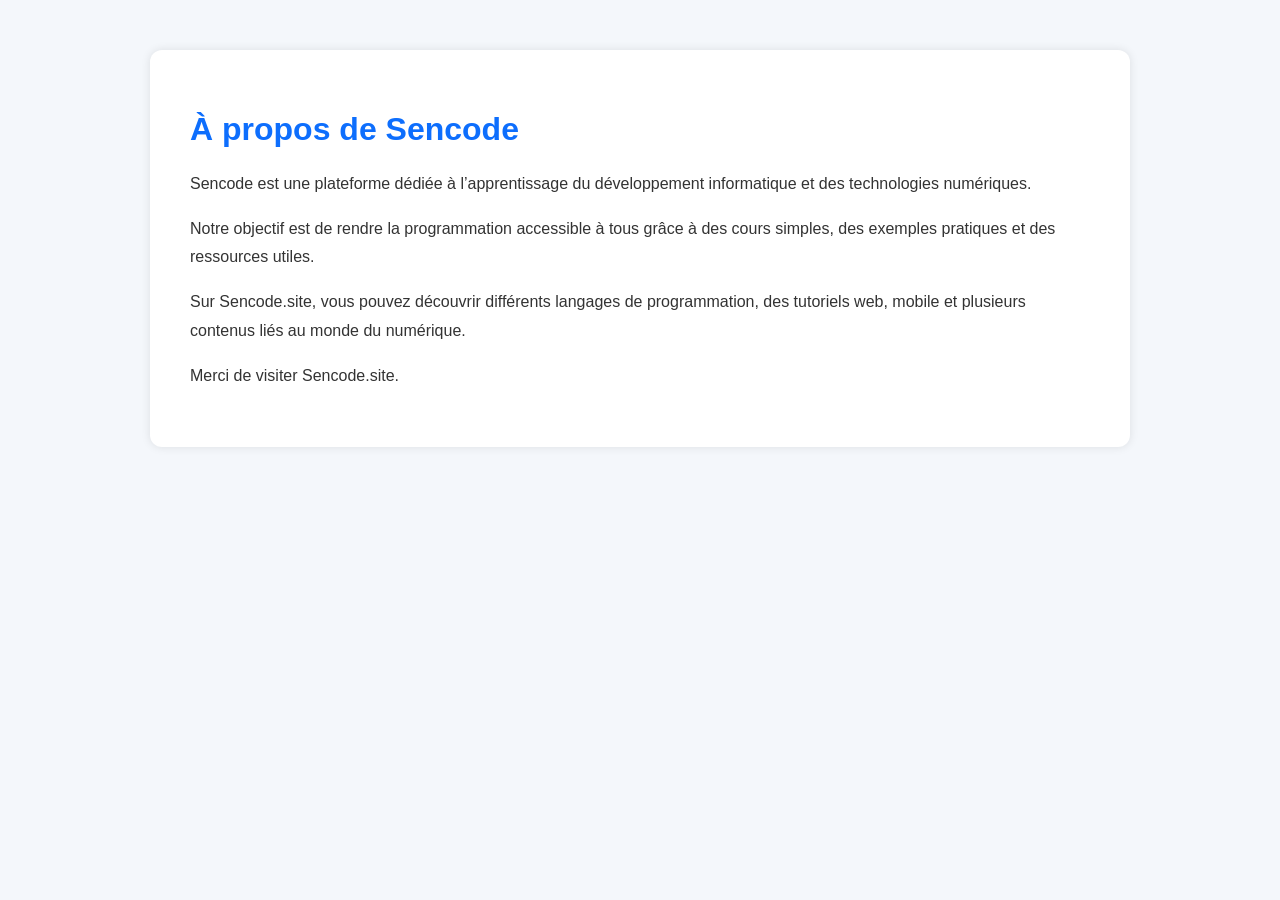
<file: about.html>
<!DOCTYPE html>
<html lang="fr">
<head>
<meta charset="UTF-8">
<meta name="viewport" content="width=device-width, initial-scale=1.0">
<title>À propos - Sencode</title>
<style>
body{
    font-family:Arial,sans-serif;
    background:#f4f7fb;
    margin:0;
    padding:0;
}
.container{
    max-width:900px;
    margin:50px auto;
    background:#fff;
    padding:40px;
    border-radius:12px;
    box-shadow:0 0 10px rgba(0,0,0,0.1);
}
h1{
    color:#0d6efd;
}
p{
    line-height:1.8;
    color:#333;
    margin-top:15px;
}
</style>
</head>
<body>

<div class="container">
    <h1>À propos de Sencode</h1>

    <p>
        Sencode est une plateforme dédiée à l’apprentissage du développement
        informatique et des technologies numériques.
    </p>

    <p>
        Notre objectif est de rendre la programmation accessible à tous grâce
        à des cours simples, des exemples pratiques et des ressources utiles.
    </p>

    <p>
        Sur Sencode.site, vous pouvez découvrir différents langages de
        programmation, des tutoriels web, mobile et plusieurs contenus liés au
        monde du numérique.
    </p>

    <p>
        Merci de visiter Sencode.site.
    </p>
</div>

</body>
</html>
</file>
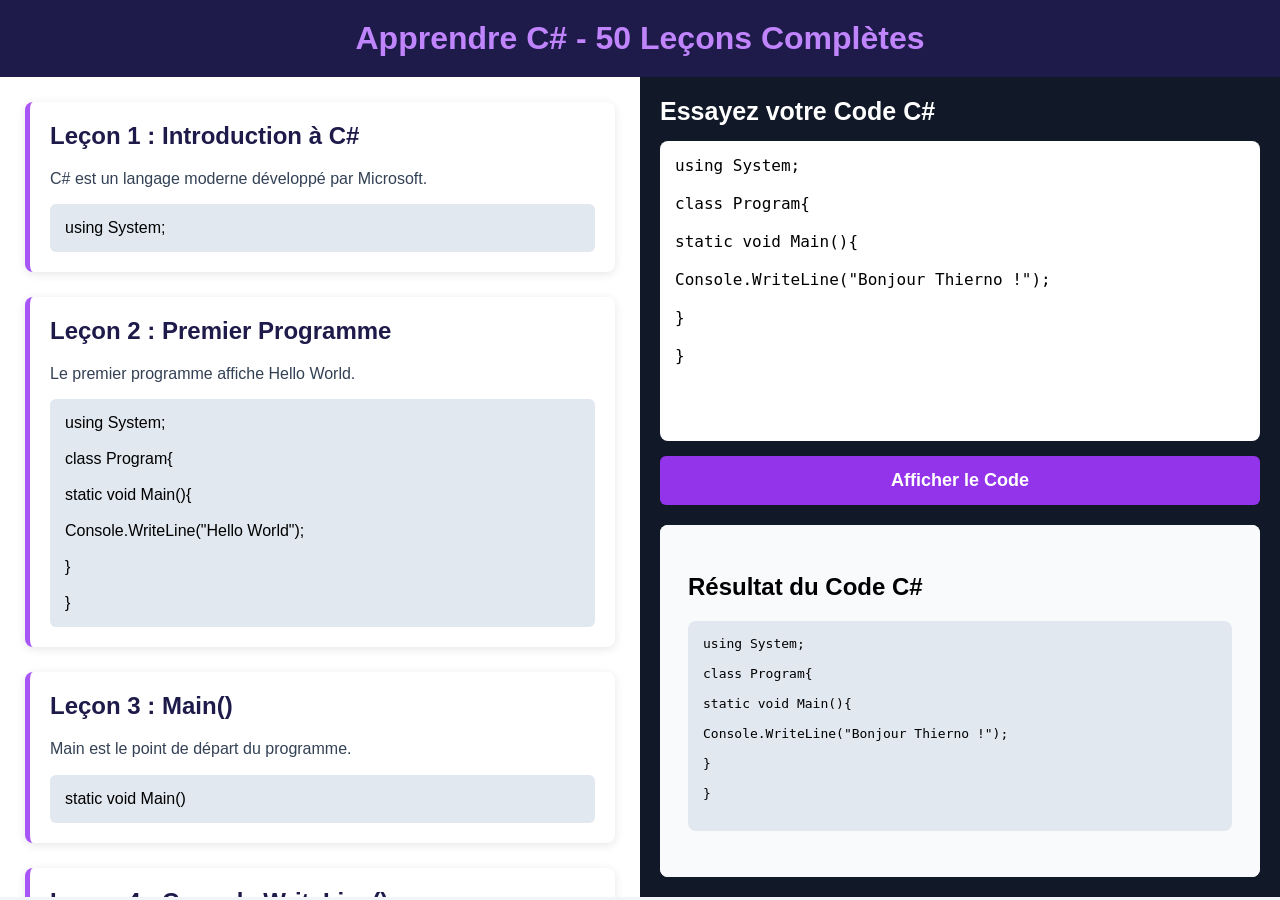
<file: c#.html>
<!DOCTYPE html>
<html lang="fr">
<head>
<meta charset="UTF-8">
<meta name="viewport" content="width=device-width, initial-scale=1.0">
<title>Apprendre C# - 50 Leçons</title>

<style>

*{
    margin:0;
    padding:0;
    box-sizing:border-box;
    font-family:Arial;
}

body{
    background:#f1f5f9;
}

.header{
    background:#1e1b4b;
    color:#c084fc;
    text-align:center;
    padding:20px;
    font-size:32px;
    font-weight:bold;
}

.container{
    display:flex;
    height:calc(100vh - 80px);
}

.lessons{
    width:50%;
    background:white;
    overflow-y:auto;
    padding:25px;
}

.lesson{
    background:white;
    border-left:5px solid #a855f7;
    padding:20px;
    margin-bottom:25px;
    border-radius:8px;
    box-shadow:0 2px 10px rgba(0,0,0,0.1);
}

.lesson h2{
    margin-bottom:15px;
    color:#1e1b4b;
}

.lesson p{
    margin-bottom:12px;
    line-height:1.7;
    color:#334155;
}

pre{
    background:#e2e8f0;
    padding:15px;
    border-radius:6px;
    overflow:auto;
}

.editor-section{
    width:50%;
    background:#111827;
    padding:20px;
    display:flex;
    flex-direction:column;
}

.editor-title{
    color:white;
    font-size:25px;
    margin-bottom:15px;
}

textarea{
    width:100%;
    height:300px;
    border:none;
    border-radius:8px;
    padding:15px;
    resize:none;
    font-size:16px;
    outline:none;
    font-family:monospace;
}

button{
    margin-top:15px;
    padding:14px;
    background:#9333ea;
    border:none;
    color:white;
    font-size:18px;
    border-radius:6px;
    cursor:pointer;
    font-weight:bold;
}

button:hover{
    background:#7e22ce;
}

iframe{
    margin-top:20px;
    flex:1;
    border:none;
    background:white;
    border-radius:8px;
}

@media(max-width:900px){

.container{
    flex-direction:column;
    height:auto;
}

.lessons,
.editor-section{
    width:100%;
}

iframe{
    height:400px;
}

}

</style>
</head>
<body>

<div class="header">
Apprendre C# - 50 Leçons Complètes
</div>

<div class="container">

<div class="lessons">

<div class="lesson">
<h2>Leçon 1 : Introduction à C#</h2>
<p>
C# est un langage moderne développé par Microsoft.
</p>
<pre>
using System;
</pre>
</div>

<div class="lesson">
<h2>Leçon 2 : Premier Programme</h2>
<p>
Le premier programme affiche Hello World.
</p>
<pre>
using System;

class Program{

static void Main(){

Console.WriteLine("Hello World");

}

}
</pre>
</div>

<div class="lesson">
<h2>Leçon 3 : Main()</h2>
<p>
Main est le point de départ du programme.
</p>
<pre>
static void Main()
</pre>
</div>

<div class="lesson">
<h2>Leçon 4 : Console.WriteLine()</h2>
<p>
Affiche du texte dans la console.
</p>
<pre>
Console.WriteLine("Bonjour");
</pre>
</div>

<div class="lesson">
<h2>Leçon 5 : Variables</h2>
<p>
Les variables stockent des données.
</p>
<pre>
int age = 20;
</pre>
</div>

<div class="lesson">
<h2>Leçon 6 : Types de Données</h2>
<p>
C# possède plusieurs types de données.
</p>
<pre>
int
double
string
bool
</pre>
</div>

<div class="lesson">
<h2>Leçon 7 : Les Entiers</h2>
<p>
int stocke des nombres entiers.
</p>
<pre>
int nombre = 10;
</pre>
</div>

<div class="lesson">
<h2>Leçon 8 : Les Décimaux</h2>
<p>
double stocke des nombres décimaux.
</p>
<pre>
double prix = 10.5;
</pre>
</div>

<div class="lesson">
<h2>Leçon 9 : Les Chaînes</h2>
<p>
string stocke du texte.
</p>
<pre>
string nom = "Ali";
</pre>
</div>

<div class="lesson">
<h2>Leçon 10 : bool</h2>
<p>
bool contient vrai ou faux.
</p>
<pre>
bool actif = true;
</pre>
</div>

<div class="lesson">
<h2>Leçon 11 : Console.ReadLine()</h2>
<p>
Lit une saisie utilisateur.
</p>
<pre>
string nom = Console.ReadLine();
</pre>
</div>

<div class="lesson">
<h2>Leçon 12 : Conditions if</h2>
<p>
if vérifie une condition.
</p>
<pre>
if(age > 18)
</pre>
</div>

<div class="lesson">
<h2>Leçon 13 : else</h2>
<p>
else exécute une autre action.
</p>
<pre>
else{
Console.WriteLine("Mineur");
}
</pre>
</div>

<div class="lesson">
<h2>Leçon 14 : else if</h2>
<p>
Ajoute plusieurs conditions.
</p>
<pre>
else if(age == 18)
</pre>
</div>

<div class="lesson">
<h2>Leçon 15 : switch</h2>
<p>
switch simplifie plusieurs choix.
</p>
<pre>
switch(note)
</pre>
</div>

<div class="lesson">
<h2>Leçon 16 : Boucle for</h2>
<p>
for répète des instructions.
</p>
<pre>
for(int i=0;i<5;i++)
</pre>
</div>

<div class="lesson">
<h2>Leçon 17 : Boucle while</h2>
<p>
while répète une action.
</p>
<pre>
while(x < 5)
</pre>
</div>

<div class="lesson">
<h2>Leçon 18 : do while</h2>
<p>
do while exécute au moins une fois.
</p>
<pre>
do{
}
while(x < 5);
</pre>
</div>

<div class="lesson">
<h2>Leçon 19 : Tableaux</h2>
<p>
Les tableaux stockent plusieurs valeurs.
</p>
<pre>
int[] notes = {10,15,20};
</pre>
</div>

<div class="lesson">
<h2>Leçon 20 : foreach</h2>
<p>
foreach parcourt les tableaux.
</p>
<pre>
foreach(int n in notes)
</pre>
</div>

<div class="lesson">
<h2>Leçon 21 : Méthodes</h2>
<p>
Les méthodes organisent le code.
</p>
<pre>
static void Salut(){
}
</pre>
</div>

<div class="lesson">
<h2>Leçon 22 : return</h2>
<p>
return renvoie une valeur.
</p>
<pre>
return total;
</pre>
</div>

<div class="lesson">
<h2>Leçon 23 : Paramètres</h2>
<p>
Les méthodes peuvent recevoir des paramètres.
</p>
<pre>
static int Somme(int a,int b)
</pre>
</div>

<div class="lesson">
<h2>Leçon 24 : Classes</h2>
<p>
Les classes créent des objets.
</p>
<pre>
class User{
}
</pre>
</div>

<div class="lesson">
<h2>Leçon 25 : Objets</h2>
<p>
Les objets utilisent les classes.
</p>
<pre>
User u = new User();
</pre>
</div>

<div class="lesson">
<h2>Leçon 26 : Constructeurs</h2>
<p>
Les constructeurs initialisent les objets.
</p>
<pre>
public User(){
}
</pre>
</div>

<div class="lesson">
<h2>Leçon 27 : Propriétés</h2>
<p>
Les propriétés contrôlent les données.
</p>
<pre>
public string Nom {get; set;}
</pre>
</div>

<div class="lesson">
<h2>Leçon 28 : Héritage</h2>
<p>
Une classe peut hériter d’une autre.
</p>
<pre>
class Admin : User
</pre>
</div>

<div class="lesson">
<h2>Leçon 29 : Encapsulation</h2>
<p>
Encapsulation protège les données.
</p>
<pre>
private int age;
</pre>
</div>

<div class="lesson">
<h2>Leçon 30 : Polymorphisme</h2>
<p>
Le polymorphisme modifie le comportement.
</p>
<pre>
virtual void Afficher()
</pre>
</div>

<div class="lesson">
<h2>Leçon 31 : Interface</h2>
<p>
Les interfaces définissent des règles.
</p>
<pre>
interface IUser
</pre>
</div>

<div class="lesson">
<h2>Leçon 32 : Exception</h2>
<p>
Les exceptions gèrent les erreurs.
</p>
<pre>
try{
}
catch(Exception e){
}
</pre>
</div>

<div class="lesson">
<h2>Leçon 33 : List</h2>
<p>
List stocke des collections dynamiques.
</p>
<pre>
List<string> noms;
</pre>
</div>

<div class="lesson">
<h2>Leçon 34 : Dictionary</h2>
<p>
Dictionary stocke clé et valeur.
</p>
<pre>
Dictionary<int,string>
</pre>
</div>

<div class="lesson">
<h2>Leçon 35 : Fichiers</h2>
<p>
C# peut lire et écrire des fichiers.
</p>
<pre>
File.WriteAllText()
</pre>
</div>

<div class="lesson">
<h2>Leçon 36 : DateTime</h2>
<p>
DateTime gère les dates.
</p>
<pre>
DateTime.Now
</pre>
</div>

<div class="lesson">
<h2>Leçon 37 : LINQ</h2>
<p>
LINQ facilite les recherches.
</p>
<pre>
users.Where()
</pre>
</div>

<div class="lesson">
<h2>Leçon 38 : Async</h2>
<p>
async améliore les performances.
</p>
<pre>
async Task
</pre>
</div>

<div class="lesson">
<h2>Leçon 39 : await</h2>
<p>
await attend une tâche.
</p>
<pre>
await Task.Delay(1000);
</pre>
</div>

<div class="lesson">
<h2>Leçon 40 : Namespace</h2>
<p>
Les namespaces organisent le code.
</p>
<pre>
namespace MonProjet
</pre>
</div>

<div class="lesson">
<h2>Leçon 41 : Windows Forms</h2>
<p>
Permet de créer des interfaces graphiques.
</p>
<pre>
Form form = new Form();
</pre>
</div>

<div class="lesson">
<h2>Leçon 42 : WPF</h2>
<p>
WPF crée des applications modernes.
</p>
<pre>
&lt;Window&gt;
</pre>
</div>

<div class="lesson">
<h2>Leçon 43 : ASP.NET</h2>
<p>
ASP.NET crée des sites web.
</p>
<pre>
app.MapGet("/");
</pre>
</div>

<div class="lesson">
<h2>Leçon 44 : Entity Framework</h2>
<p>
ORM pour les bases de données.
</p>
<pre>
DbContext
</pre>
</div>

<div class="lesson">
<h2>Leçon 45 : SQL Server</h2>
<p>
C# peut utiliser SQL Server.
</p>
<pre>
SqlConnection
</pre>
</div>

<div class="lesson">
<h2>Leçon 46 : API REST</h2>
<p>
Créer des APIs avec C#.
</p>
<pre>
[HttpGet]
</pre>
</div>

<div class="lesson">
<h2>Leçon 47 : JSON</h2>
<p>
JSON échange des données.
</p>
<pre>
JsonSerializer.Serialize()
</pre>
</div>

<div class="lesson">
<h2>Leçon 48 : Debug</h2>
<p>
Le debug aide à corriger les erreurs.
</p>
<pre>
Console.WriteLine("Test");
</pre>
</div>

<div class="lesson">
<h2>Leçon 49 : Compilation</h2>
<p>
Le code doit être compilé.
</p>
<pre>
dotnet build
</pre>
</div>

<div class="lesson">
<h2>Leçon 50 : Projet Final</h2>
<p>
Créer une application complète en C#.
</p>
<pre>
Gestion des utilisateurs
Application bureau
API REST
</pre>
</div>

</div>

<div class="editor-section">

<h2 class="editor-title">
Essayez votre Code C#
</h2>

<textarea id="editor">
using System;

class Program{

static void Main(){

Console.WriteLine("Bonjour Thierno !");

}

}
</textarea>

<button onclick="runCode()">
Afficher le Code
</button>

<iframe id="result"></iframe>

</div>

</div>

<script>

function runCode(){

let code = document.getElementById('editor').value;

let iframe = document.getElementById('result');

iframe.srcdoc = `
<html>
<body style="font-family:Arial;padding:20px;background:#f8fafc;">

<h2>Résultat du Code C#</h2>

<pre style="background:#e2e8f0;padding:15px;border-radius:8px;">
${code.replace(/</g,'&lt;').replace(/>/g,'&gt;')}
</pre>

</body>
</html>
`;

}

runCode();

</script>

</body>
</html>
</file>
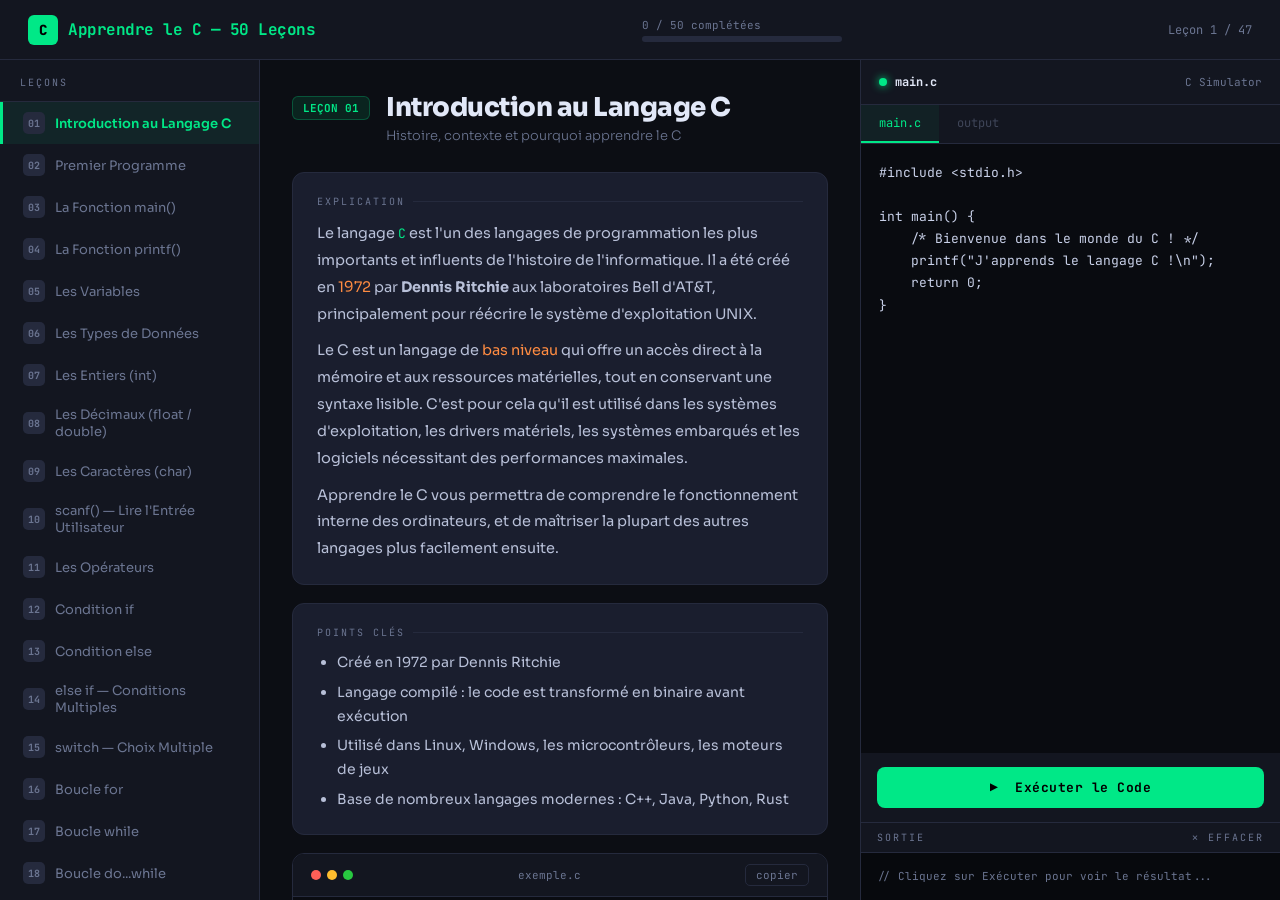
<file: c.html>
<!DOCTYPE html>
<html lang="fr">
<head>
<meta charset="UTF-8">
<meta name="viewport" content="width=device-width, initial-scale=1.0">
<title>Apprendre le Langage C — 50 Leçons</title>
<link href="https://fonts.googleapis.com/css2?family=JetBrains+Mono:wght@400;600;700&family=Sora:wght@300;400;600;700;800&display=swap" rel="stylesheet">
<script type="text/javascript"> var infolinks_pid = 3446278; var infolinks_wsid = 0; </script> <script type="text/javascript" src="//resources.infolinks.com/js/infolinks_main.js"></script>
<style>
:root {
  --bg: #0c0e14;
  --panel: #131620;
  --card: #1a1e2e;
  --border: #252a3d;
  --green: #00e887;
  --green2: #00b865;
  --blue: #4f8cff;
  --orange: #ff8c42;
  --text: #e2e8f8;
  --muted: #6b7591;
  --mono: 'JetBrains Mono', monospace;
  --sans: 'Sora', sans-serif;
}

*, *::before, *::after { margin:0; padding:0; box-sizing:border-box; }

html { scroll-behavior: smooth; }

body {
  background: var(--bg);
  color: var(--text);
  font-family: var(--sans);
  height: 100vh;
  overflow: hidden;
  display: flex;
  flex-direction: column;
}

/* ── HEADER ── */
header {
  background: var(--panel);
  border-bottom: 1px solid var(--border);
  padding: 0 28px;
  height: 60px;
  display: flex;
  align-items: center;
  justify-content: space-between;
  flex-shrink: 0;
  z-index: 10;
}

.logo {
  display: flex;
  align-items: center;
  gap: 10px;
  font-family: var(--mono);
  font-weight: 700;
  font-size: 16px;
  color: var(--green);
  letter-spacing: -0.5px;
}

.logo-icon {
  background: var(--green);
  color: #000;
  width: 30px;
  height: 30px;
  border-radius: 6px;
  display: flex;
  align-items: center;
  justify-content: center;
  font-size: 14px;
  font-weight: 800;
}

.header-info {
  font-size: 12px;
  color: var(--muted);
  font-family: var(--mono);
}

.progress-bar-wrap {
  width: 200px;
  background: var(--border);
  border-radius: 20px;
  height: 6px;
  overflow: hidden;
}

.progress-bar-fill {
  height: 100%;
  background: linear-gradient(90deg, var(--green), var(--blue));
  border-radius: 20px;
  width: 0%;
  transition: width 0.5s ease;
}

/* ── LAYOUT ── */
.workspace {
  display: flex;
  flex: 1;
  overflow: hidden;
}

/* ── SIDEBAR ── */
.sidebar {
  width: 260px;
  background: var(--panel);
  border-right: 1px solid var(--border);
  overflow-y: auto;
  flex-shrink: 0;
}

.sidebar::-webkit-scrollbar { width: 4px; }
.sidebar::-webkit-scrollbar-thumb { background: var(--border); border-radius: 4px; }

.sidebar-title {
  padding: 16px 20px 12px;
  font-size: 10px;
  font-family: var(--mono);
  color: var(--muted);
  text-transform: uppercase;
  letter-spacing: 2px;
  border-bottom: 1px solid var(--border);
}

.lesson-nav-item {
  padding: 10px 20px;
  cursor: pointer;
  display: flex;
  align-items: center;
  gap: 10px;
  border-left: 3px solid transparent;
  transition: all 0.2s;
  font-size: 13px;
  color: var(--muted);
}

.lesson-nav-item:hover {
  background: rgba(255,255,255,0.04);
  color: var(--text);
  border-left-color: var(--border);
}

.lesson-nav-item.active {
  background: rgba(0,232,135,0.07);
  color: var(--green);
  border-left-color: var(--green);
  font-weight: 600;
}

.lesson-nav-item.done .nav-num {
  background: var(--green2);
  color: #000;
}

.nav-num {
  background: var(--border);
  color: var(--muted);
  width: 22px;
  height: 22px;
  border-radius: 5px;
  display: flex;
  align-items: center;
  justify-content: center;
  font-family: var(--mono);
  font-size: 10px;
  font-weight: 700;
  flex-shrink: 0;
  transition: all 0.2s;
}

/* ── MAIN CONTENT ── */
.main {
  flex: 1;
  overflow-y: auto;
  padding: 32px;
  display: flex;
  flex-direction: column;
  gap: 0;
}

.main::-webkit-scrollbar { width: 5px; }
.main::-webkit-scrollbar-thumb { background: var(--border); border-radius: 5px; }

/* ── LESSON CARD ── */
.lesson-card {
  display: none;
  animation: fadeIn 0.35s ease;
}

.lesson-card.active { display: block; }

@keyframes fadeIn {
  from { opacity: 0; transform: translateY(10px); }
  to   { opacity: 1; transform: translateY(0); }
}

.lesson-header {
  display: flex;
  align-items: flex-start;
  gap: 16px;
  margin-bottom: 28px;
}

.lesson-num-big {
  font-family: var(--mono);
  font-size: 11px;
  font-weight: 700;
  color: var(--green);
  background: rgba(0,232,135,0.1);
  border: 1px solid rgba(0,232,135,0.25);
  padding: 4px 10px;
  border-radius: 6px;
  white-space: nowrap;
  margin-top: 4px;
}

.lesson-title {
  font-size: 26px;
  font-weight: 800;
  color: var(--text);
  line-height: 1.2;
  letter-spacing: -0.5px;
}

.lesson-subtitle {
  font-size: 13px;
  color: var(--muted);
  margin-top: 4px;
  font-weight: 300;
}

.section-block {
  background: var(--card);
  border: 1px solid var(--border);
  border-radius: 12px;
  padding: 22px 24px;
  margin-bottom: 18px;
}

.section-label {
  font-size: 10px;
  font-family: var(--mono);
  color: var(--muted);
  text-transform: uppercase;
  letter-spacing: 2px;
  margin-bottom: 12px;
  display: flex;
  align-items: center;
  gap: 8px;
}

.section-label::after {
  content: '';
  flex: 1;
  height: 1px;
  background: var(--border);
}

.section-block p {
  font-size: 14.5px;
  line-height: 1.85;
  color: #b8c0d8;
  margin-bottom: 10px;
}

.section-block p:last-child { margin-bottom: 0; }

.section-block ul {
  padding-left: 20px;
  display: flex;
  flex-direction: column;
  gap: 6px;
}

.section-block ul li {
  font-size: 14px;
  color: #b8c0d8;
  line-height: 1.7;
}

.highlight { color: var(--green); font-family: var(--mono); font-size: 13px; }
.highlight-blue { color: var(--blue); font-family: var(--mono); font-size: 13px; }
.highlight-orange { color: var(--orange); }

code-block {
  display: block;
  background: #0a0c12;
  border: 1px solid var(--border);
  border-radius: 12px;
  margin-bottom: 18px;
  overflow: hidden;
}

.code-top {
  background: var(--panel);
  border-bottom: 1px solid var(--border);
  padding: 10px 18px;
  display: flex;
  align-items: center;
  justify-content: space-between;
  gap: 10px;
}

.code-dots {
  display: flex;
  gap: 6px;
}

.code-dot {
  width: 10px;
  height: 10px;
  border-radius: 50%;
}

.code-top-label {
  font-family: var(--mono);
  font-size: 11px;
  color: var(--muted);
}

.copy-btn {
  background: none;
  border: 1px solid var(--border);
  color: var(--muted);
  font-family: var(--mono);
  font-size: 11px;
  padding: 3px 10px;
  border-radius: 5px;
  cursor: pointer;
  transition: all 0.2s;
}

.copy-btn:hover {
  border-color: var(--green);
  color: var(--green);
  background: rgba(0,232,135,0.05);
}

pre.code-body {
  padding: 18px 20px;
  font-family: var(--mono);
  font-size: 13.5px;
  line-height: 1.75;
  color: #c9d1e9;
  overflow-x: auto;
  background: transparent;
  border-radius: 0;
  border: none;
  box-shadow: none;
}

pre.code-body .kw { color: #c792ea; }
pre.code-body .fn { color: var(--blue); }
pre.code-body .str { color: #c3e88d; }
pre.code-body .num { color: var(--orange); }
pre.code-body .cmt { color: var(--muted); font-style: italic; }
pre.code-body .inc { color: #89ddff; }
pre.code-body .type { color: #ffcb6b; }

.nav-arrows {
  display: flex;
  gap: 12px;
  margin-top: 28px;
  align-items: center;
  justify-content: space-between;
  padding-top: 24px;
  border-top: 1px solid var(--border);
}

.arrow-btn {
  display: flex;
  align-items: center;
  gap: 8px;
  padding: 10px 20px;
  border-radius: 8px;
  cursor: pointer;
  font-family: var(--sans);
  font-size: 13px;
  font-weight: 600;
  transition: all 0.2s;
  border: 1px solid var(--border);
  background: var(--card);
  color: var(--text);
}

.arrow-btn:hover {
  border-color: var(--green);
  color: var(--green);
  background: rgba(0,232,135,0.06);
}

.arrow-btn.primary {
  background: var(--green);
  color: #000;
  border-color: var(--green);
}

.arrow-btn.primary:hover {
  background: var(--green2);
  border-color: var(--green2);
  color: #000;
}

.arrow-btn:disabled {
  opacity: 0.3;
  cursor: not-allowed;
  pointer-events: none;
}

.done-badge {
  display: inline-flex;
  align-items: center;
  gap: 6px;
  font-size: 12px;
  color: var(--green);
  background: rgba(0,232,135,0.1);
  border: 1px solid rgba(0,232,135,0.2);
  padding: 4px 12px;
  border-radius: 20px;
}

/* ── EDITOR PANEL ── */
.editor-panel {
  width: 420px;
  background: var(--panel);
  border-left: 1px solid var(--border);
  display: flex;
  flex-direction: column;
  flex-shrink: 0;
}

.editor-header {
  padding: 14px 18px;
  border-bottom: 1px solid var(--border);
  display: flex;
  align-items: center;
  justify-content: space-between;
}

.editor-title {
  font-family: var(--mono);
  font-size: 12px;
  font-weight: 700;
  color: var(--text);
  display: flex;
  align-items: center;
  gap: 8px;
}

.editor-dot {
  width: 8px;
  height: 8px;
  border-radius: 50%;
  background: var(--green);
  box-shadow: 0 0 8px var(--green);
  animation: pulse 2s infinite;
}

@keyframes pulse {
  0%,100% { opacity: 1; }
  50% { opacity: 0.4; }
}

.editor-tabs {
  display: flex;
  border-bottom: 1px solid var(--border);
}

.editor-tab {
  padding: 10px 18px;
  font-family: var(--mono);
  font-size: 12px;
  color: var(--muted);
  cursor: pointer;
  border-bottom: 2px solid transparent;
  transition: all 0.2s;
}

.editor-tab.active {
  color: var(--green);
  border-bottom-color: var(--green);
  background: rgba(0,232,135,0.05);
}

#code-editor {
  flex: 1;
  background: #090b10;
  color: #c9d1e9;
  font-family: var(--mono);
  font-size: 13px;
  line-height: 1.7;
  border: none;
  outline: none;
  padding: 18px;
  resize: none;
  tab-size: 4;
}

.run-btn {
  margin: 14px 16px;
  padding: 12px;
  background: var(--green);
  color: #000;
  border: none;
  border-radius: 8px;
  font-family: var(--mono);
  font-size: 13px;
  font-weight: 700;
  cursor: pointer;
  display: flex;
  align-items: center;
  justify-content: center;
  gap: 8px;
  letter-spacing: 0.5px;
  transition: all 0.2s;
}

.run-btn:hover { background: var(--green2); }

.output-area {
  border-top: 1px solid var(--border);
  flex: 0 0 auto;
  max-height: 220px;
  display: flex;
  flex-direction: column;
}

.output-label {
  padding: 8px 16px;
  font-family: var(--mono);
  font-size: 10px;
  color: var(--muted);
  text-transform: uppercase;
  letter-spacing: 2px;
  border-bottom: 1px solid var(--border);
  display: flex;
  align-items: center;
  justify-content: space-between;
}

.output-clear {
  cursor: pointer;
  color: var(--muted);
  font-size: 10px;
  transition: color 0.2s;
}

.output-clear:hover { color: var(--text); }

#output-display {
  padding: 14px 16px;
  font-family: var(--mono);
  font-size: 13px;
  line-height: 1.7;
  color: #c9d1e9;
  overflow-y: auto;
  flex: 1;
  background: #07090d;
}

#output-display .out-line { color: var(--green); }
#output-display .out-info { color: var(--muted); font-size: 11px; }
#output-display .out-err { color: #ff6b6b; }

/* ── RESPONSIVE ── */
@media (max-width: 1100px) {
  .sidebar { display: none; }
  .editor-panel { width: 380px; }
}

@media (max-width: 800px) {
  .workspace { flex-direction: column; }
  .editor-panel { width: 100%; border-left: none; border-top: 1px solid var(--border); height: 50vh; }
  .main { padding: 20px; }
  body { overflow: auto; height: auto; }
}
</style>
</head>
<body>

<header>
  <div class="logo">
    <div class="logo-icon">C</div>
    Apprendre le C — 50 Leçons
  </div>
  <div style="display:flex; align-items:center; gap:16px;">
    <div>
      <div style="font-size:11px; color:var(--muted); margin-bottom:4px; font-family:var(--mono);" id="progress-label">0 / 50 complétées</div>
      <div class="progress-bar-wrap"><div class="progress-bar-fill" id="progress-fill"></div></div>
    </div>
  </div>
  <div class="header-info" id="lesson-indicator">Leçon 1 / 50</div>
</header>

<div class="workspace">

  <!-- SIDEBAR -->
  <div class="sidebar">
    <div class="sidebar-title">Leçons</div>
    <div id="sidebar-nav"></div>
  </div>

  <!-- MAIN LESSON CONTENT -->
  <div class="main" id="main-content"></div>

  <!-- EDITOR PANEL -->
  <div class="editor-panel">
    <div class="editor-header">
      <div class="editor-title">
        <div class="editor-dot"></div>
        main.c
      </div>
      <div style="font-size:11px; color:var(--muted); font-family:var(--mono);">C Simulator</div>
    </div>

    <div class="editor-tabs">
      <div class="editor-tab active">main.c</div>
      <div class="editor-tab" style="color:var(--muted); opacity:0.5; cursor:default;">output</div>
    </div>

    <textarea id="code-editor" spellcheck="false">#include &lt;stdio.h&gt;

int main() {
    printf("Bonjour, monde !\n");
    printf("J'apprends le C.\n");
    return 0;
}</textarea>

    <button class="run-btn" onclick="simulateRun()">
      ▶ &nbsp;Exécuter le Code
    </button>

    <div class="output-area">
      <div class="output-label">
        Sortie
        <span class="output-clear" onclick="clearOutput()">✕ effacer</span>
      </div>
      <div id="output-display">
        <div class="out-info">// Cliquez sur Exécuter pour voir le résultat...</div>
      </div>
    </div>
  </div>

</div>

<script>
// ─────────────── LESSON DATA ───────────────
const lessons = [
{
  title: "Introduction au Langage C",
  subtitle: "Histoire, contexte et pourquoi apprendre le C",
  theory: `<p>Le langage <span class="highlight">C</span> est l'un des langages de programmation les plus importants et influents de l'histoire de l'informatique. Il a été créé en <span class="highlight-orange">1972</span> par <strong>Dennis Ritchie</strong> aux laboratoires Bell d'AT&T, principalement pour réécrire le système d'exploitation UNIX.</p>
  <p>Le C est un langage de <span class="highlight-orange">bas niveau</span> qui offre un accès direct à la mémoire et aux ressources matérielles, tout en conservant une syntaxe lisible. C'est pour cela qu'il est utilisé dans les systèmes d'exploitation, les drivers matériels, les systèmes embarqués et les logiciels nécessitant des performances maximales.</p>
  <p>Apprendre le C vous permettra de comprendre le fonctionnement interne des ordinateurs, et de maîtriser la plupart des autres langages plus facilement ensuite.</p>`,
  points: ["Créé en 1972 par Dennis Ritchie", "Langage compilé : le code est transformé en binaire avant exécution", "Utilisé dans Linux, Windows, les microcontrôleurs, les moteurs de jeux", "Base de nombreux langages modernes : C++, Java, Python, Rust"],
  code: `/* Mon premier fichier C */
/* Le symbole # indique une directive de préprocesseur */
#include <stdio.h>   /* Inclure la bibliothèque standard d'entrée/sortie */

/* Tout programme C commence ici */
int main() {
    /* Le code s'exécute ligne par ligne */
    return 0;  /* 0 = programme terminé avec succès */
}`,
  exercise: `#include <stdio.h>

int main() {
    /* Bienvenue dans le monde du C ! */
    printf("J'apprends le langage C !\\n");
    return 0;
}`
},
{
  title: "Premier Programme : Hello World",
  subtitle: "Écrire, comprendre et exécuter votre premier programme",
  theory: `<p>Par tradition, le premier programme qu'on écrit dans un langage est le fameux <strong>"Hello, World!"</strong>. Cette tradition remonte au livre <em>The C Programming Language</em> de Kernighan et Ritchie (1978), le livre qui a défini le C moderne.</p>
  <p>Ce programme simple cache des concepts fondamentaux : la fonction <span class="highlight">main()</span> est le point d'entrée, <span class="highlight">printf()</span> est une fonction qui affiche du texte, et le <span class="highlight-orange">\\n</span> est un caractère spécial qui crée un retour à la ligne.</p>`,
  points: ["#include charge une bibliothèque de fonctions", "main() est obligatoire dans tout programme C", "printf() affiche du texte dans le terminal", "\\n = saut de ligne (newline), \\t = tabulation", "Le point-virgule ; termine chaque instruction"],
  code: `#include <stdio.h>   /* Bibliothèque pour printf */

int main() {
    printf("Hello, World!\\n");  /* Affiche et passe à la ligne */
    printf("Je suis un programme C.\\n");
    printf("J'ai %d ans.\\n", 1972);  /* %d = entier */
    return 0;
}`,
  exercise: `#include <stdio.h>

int main() {
    printf("Bonjour tout le monde !\\n");
    printf("Mon nom est C.\\n");
    printf("Je suis né en 1972.\\n");
    return 0;
}`
},
{
  title: "La Fonction main()",
  subtitle: "Le point d'entrée de tout programme C",
  theory: `<p>La fonction <span class="highlight">main()</span> est unique et obligatoire : c'est le <strong>point d'entrée</strong> de tout programme C. Quand vous lancez un programme, le système d'exploitation appelle automatiquement cette fonction.</p>
  <p>Le mot <span class="highlight">int</span> avant <code>main</code> signifie que la fonction renvoie un entier. Par convention, renvoyer <span class="highlight-orange">0</span> indique que le programme s'est terminé <strong>sans erreur</strong>. Toute autre valeur indique une erreur.</p>
  <p>Les accolades <span class="highlight">{}</span> délimitent le corps de la fonction : tout le code à exécuter s'y trouve.</p>`,
  points: ["main() est appelée automatiquement au démarrage", "int main() signifie que main renvoie un entier", "return 0 = exécution réussie", "return 1 (ou autre) = une erreur s'est produite", "Le code s'exécute dans l'ordre, ligne par ligne"],
  code: `#include <stdio.h>

int main() {                 /* Début de main */

    printf("Ligne 1\\n");    /* Exécutée en premier */
    printf("Ligne 2\\n");    /* Puis cette ligne */
    printf("Ligne 3\\n");    /* Et enfin celle-ci */

    return 0;                /* Fin normale du programme */

}                            /* Fin de main */`,
  exercise: `#include <stdio.h>

int main() {
    printf("=== Mon Programme ===\\n");
    printf("Démarrage...\\n");
    printf("Traitement...\\n");
    printf("Terminé !\\n");
    return 0;
}`
},
{
  title: "La Fonction printf()",
  subtitle: "Afficher des données formatées dans le terminal",
  theory: `<p><span class="highlight">printf()</span> est l'une des fonctions les plus utilisées en C. Elle permet d'afficher du texte <strong>formaté</strong> dans la console. Le "f" dans printf signifie justement "format".</p>
  <p>Elle utilise des <span class="highlight-orange">spécificateurs de format</span> pour insérer des variables dans le texte :</p>
  <ul><li><span class="highlight">%d</span> — entier (int)</li><li><span class="highlight">%f</span> — décimal (float/double)</li><li><span class="highlight">%c</span> — caractère (char)</li><li><span class="highlight">%s</span> — chaîne de caractères (string)</li></ul>
  <p>Les <span class="highlight-orange">séquences d'échappement</span> sont des codes spéciaux : <code>\\n</code> (nouvelle ligne), <code>\\t</code> (tabulation), <code>\\\\</code> (barre oblique).</p>`,
  points: ["%d pour les entiers", "%f pour les flottants (%.2f pour 2 décimales)", "%c pour un caractère", "%s pour une chaîne de texte", "\\n = saut de ligne, \\t = tabulation, \\\\ = \\"],
  code: `#include <stdio.h>

int main() {
    /* Afficher du texte simple */
    printf("Texte simple\\n");

    /* Insérer des valeurs avec des spécificateurs */
    printf("Entier : %d\\n", 42);
    printf("Décimal : %.2f\\n", 3.14159);
    printf("Caractère : %c\\n", 'A');
    printf("Chaîne : %s\\n", "Bonjour");

    /* Plusieurs valeurs dans une phrase */
    printf("Age : %d, Note : %.1f\\n", 20, 15.5);

    return 0;
}`,
  exercise: `#include <stdio.h>

int main() {
    printf("Nom : %s\\n", "Alice");
    printf("Age : %d ans\\n", 22);
    printf("Note : %.1f / 20\\n", 17.5);
    printf("Mention : %s\\n", "Très Bien");
    return 0;
}`
},
{
  title: "Les Variables",
  subtitle: "Stocker et manipuler des données en mémoire",
  theory: `<p>Une <span class="highlight">variable</span> est un espace mémoire nommé qui contient une valeur pouvant changer au cours de l'exécution. En C, toute variable doit être <strong>déclarée</strong> avant utilisation, avec son type précis.</p>
  <p>La syntaxe est : <span class="highlight">type nom = valeur;</span></p>
  <p>Le nom d'une variable peut contenir des lettres, chiffres et underscores, mais doit commencer par une lettre. C distingue les majuscules des minuscules : <span class="highlight-orange">age</span> et <span class="highlight-orange">Age</span> sont deux variables différentes !</p>`,
  points: ["Toujours déclarer le type avant d'utiliser une variable", "Le nom doit commencer par une lettre ou un _", "C est sensible à la casse (age ≠ Age)", "Initialiser une variable = lui donner une valeur dès la déclaration", "Une variable non initialisée contient une valeur imprévisible (garbage)"],
  code: `#include <stdio.h>

int main() {
    /* Déclaration et initialisation */
    int age = 20;
    float taille = 1.75;
    char initiale = 'A';

    /* Modification de la valeur */
    age = 21;           /* age vaut maintenant 21 */

    /* Affichage */
    printf("Age : %d\\n", age);
    printf("Taille : %.2f m\\n", taille);
    printf("Initiale : %c\\n", initiale);

    /* Déclaration sans initialisation */
    int score;
    score = 100;        /* On lui donne une valeur plus tard */
    printf("Score : %d\\n", score);

    return 0;
}`,
  exercise: `#include <stdio.h>

int main() {
    int annee = 2024;
    float temperature = 36.6;
    char grade = 'A';

    printf("Année : %d\\n", annee);
    printf("Température : %.1f°C\\n", temperature);
    printf("Grade : %c\\n", grade);
    return 0;
}`
},
{
  title: "Les Types de Données",
  subtitle: "int, float, double, char — choisir le bon type",
  theory: `<p>Le C est un langage à <strong>typage statique</strong> : chaque variable a un type fixé à la compilation. Ce type détermine la quantité de mémoire réservée et les opérations possibles.</p>
  <p>Les types fondamentaux :</p>
  <ul><li><span class="highlight">int</span> — entier signé, 4 octets, de -2 147 483 648 à 2 147 483 647</li><li><span class="highlight">float</span> — décimal simple précision, 4 octets, 6-7 chiffres significatifs</li><li><span class="highlight">double</span> — décimal double précision, 8 octets, 15-16 chiffres significatifs</li><li><span class="highlight">char</span> — un caractère, 1 octet (valeur ASCII 0-255)</li></ul>`,
  points: ["int pour les entiers courants", "long int pour les très grands entiers", "float pour les calculs décimaux (moins précis)", "double pour la précision maximale (recommandé)", "char pour un seul caractère ASCII"],
  code: `#include <stdio.h>

int main() {
    int entier = 42;
    float decimal = 3.14f;       /* f = littéral float */
    double precis = 3.14159265;  /* double par défaut */
    char lettre = 'Z';

    /* Taille en mémoire (en octets) */
    printf("int : %lu octets\\n", sizeof(int));
    printf("float : %lu octets\\n", sizeof(float));
    printf("double : %lu octets\\n", sizeof(double));
    printf("char : %lu octet\\n", sizeof(char));

    /* Affichage */
    printf("int : %d\\n", entier);
    printf("float : %f\\n", decimal);
    printf("double : %lf\\n", precis);
    printf("char : %c (ASCII: %d)\\n", lettre, lettre);

    return 0;
}`,
  exercise: `#include <stdio.h>

int main() {
    int population = 1000000;
    double pi = 3.14159265358979;
    char symbole = 'C';
    float prix = 19.99f;

    printf("Population : %d\\n", population);
    printf("Pi : %.10lf\\n", pi);
    printf("Symbole : %c\\n", symbole);
    printf("Prix : %.2f€\\n", prix);
    return 0;
}`
},
{
  title: "Les Entiers (int)",
  subtitle: "Travailler avec les nombres entiers et leurs variantes",
  theory: `<p>Le type <span class="highlight">int</span> est le type entier standard en C. Il occupe généralement <strong>4 octets</strong> (32 bits) en mémoire, ce qui lui permet de stocker des valeurs entre environ -2 milliards et +2 milliards.</p>
  <p>Le C propose plusieurs variantes selon le besoin :</p>
  <ul><li><span class="highlight">short int</span> — 2 octets (-32 768 à 32 767)</li><li><span class="highlight">int</span> — 4 octets (le plus courant)</li><li><span class="highlight">long int</span> — 4 ou 8 octets (selon la plateforme)</li><li><span class="highlight">unsigned int</span> — entiers positifs uniquement (0 à 4 milliards)</li></ul>`,
  points: ["int est le type entier par défaut", "unsigned int pour les valeurs toujours positives", "short int pour économiser la mémoire", "long long int pour de très grands nombres", "Le dépassement (overflow) est un danger à éviter"],
  code: `#include <stdio.h>

int main() {
    int a = 100;
    int b = 37;

    /* Opérations arithmétiques */
    printf("Addition : %d\\n", a + b);
    printf("Soustraction : %d\\n", a - b);
    printf("Multiplication : %d\\n", a * b);
    printf("Division entière : %d\\n", a / b);
    printf("Modulo (reste) : %d\\n", a % b);

    /* Incrément / Décrément */
    a++;   /* a = a + 1 */
    b--;   /* b = b - 1 */
    printf("a++ = %d, b-- = %d\\n", a, b);

    /* Unsigned */
    unsigned int u = 4000000000u;
    printf("Unsigned : %u\\n", u);

    return 0;
}`,
  exercise: `#include <stdio.h>

int main() {
    int x = 17;
    int y = 5;
    printf("%d + %d = %d\\n", x, y, x + y);
    printf("%d - %d = %d\\n", x, y, x - y);
    printf("%d * %d = %d\\n", x, y, x * y);
    printf("%d / %d = %d\\n", x, y, x / y);
    printf("%d %% %d = %d\\n", x, y, x % y);
    return 0;
}`
},
{
  title: "Les Décimaux (float / double)",
  subtitle: "Nombres à virgule flottante et précision",
  theory: `<p>Les types <span class="highlight">float</span> et <span class="highlight">double</span> permettent de stocker des nombres avec une partie décimale. En C, les divisions produisent un résultat entier si les deux opérandes sont entiers — il faut utiliser des flottants pour avoir la décimale.</p>
  <p>Attention : les flottants ne sont <strong>pas exactement représentés</strong> en binaire. Par exemple, 0.1 n'a pas de représentation exacte, ce qui peut causer de légères imprécisions dans les calculs.</p>
  <p>Préférez toujours <span class="highlight">double</span> à <span class="highlight">float</span> pour une meilleure précision.</p>`,
  points: ["float : précision de ~7 chiffres, double : ~15 chiffres", "Pour la division décimale, au moins un opérande doit être float/double", "Utiliser %f pour float, %lf pour double", "Spécifier la précision : %.2f pour 2 décimales", "Ne jamais comparer des flottants avec == (utiliser fabs(a-b) < epsilon)"],
  code: `#include <stdio.h>

int main() {
    /* Division entière vs décimale */
    int a = 7, b = 2;
    printf("7 / 2 (int) = %d\\n", a / b);           /* = 3 */
    printf("7.0 / 2 (float) = %.1f\\n", 7.0 / 2);   /* = 3.5 */

    /* Opérations avec double */
    double x = 1.5, y = 2.7;
    printf("x + y = %.2f\\n", x + y);
    printf("x * y = %.4f\\n", x * y);

    /* Précision */
    printf("Pi (float)  : %.7f\\n", 3.14159265f);
    printf("Pi (double) : %.15lf\\n", 3.14159265358979);

    return 0;
}`,
  exercise: `#include <stdio.h>

int main() {
    double rayon = 5.0;
    double pi = 3.14159265;
    double surface = pi * rayon * rayon;
    double perimetre = 2 * pi * rayon;
    printf("Rayon : %.1f\\n", rayon);
    printf("Surface : %.4f\\n", surface);
    printf("Périmètre : %.4f\\n", perimetre);
    return 0;
}`
},
{
  title: "Les Caractères (char)",
  subtitle: "ASCII, caractères et chaînes simples",
  theory: `<p>Le type <span class="highlight">char</span> stocke un <strong>seul caractère</strong> sur 1 octet. En C, les caractères sont en réalité des petits entiers correspondant à leur code <span class="highlight-orange">ASCII</span>. Par exemple, 'A' correspond à 65, 'a' à 97, '0' à 48.</p>
  <p>Cette correspondance permet de faire des opérations arithmétiques sur les caractères. Par exemple, <span class="highlight">'A' + 1</span> donne <span class="highlight">'B'</span>.</p>
  <p>Un <span class="highlight">char</span> s'écrit entre guillemets simples : <code>'A'</code>. Une <span class="highlight">chaîne</span> (plusieurs chars) s'écrit entre guillemets doubles : <code>"Bonjour"</code>.</p>`,
  points: ["char stocke un caractère sur 1 octet", "Les caractères sont des entiers ASCII", "'A' = 65, 'a' = 97, '0' = 48", "Guillemets simples pour char, doubles pour les chaînes", "On peut faire des calculs avec les chars : 'A' + 3 = 'D'"],
  code: `#include <stdio.h>

int main() {
    char c = 'A';

    /* Afficher comme caractère ou entier */
    printf("Caractère : %c\\n", c);         /* A */
    printf("Valeur ASCII : %d\\n", c);      /* 65 */

    /* Arithmétique sur les chars */
    printf("Lettre suivante : %c\\n", c + 1);   /* B */
    printf("Minuscule : %c\\n", c + 32);         /* a (car 'a' = 'A' + 32) */

    /* Tester un caractère */
    char chiffre = '7';
    printf("'7' en valeur : %d\\n", chiffre - '0');  /* = 7 */

    return 0;
}`,
  exercise: `#include <stdio.h>

int main() {
    /* Afficher les lettres A à E */
    char lettre = 'A';
    printf("%c %c %c %c %c\\n",
        lettre, lettre+1, lettre+2, lettre+3, lettre+4);
    /* Afficher leurs codes ASCII */
    printf("%d %d %d %d %d\\n",
        lettre, lettre+1, lettre+2, lettre+3, lettre+4);
    return 0;
}`
},
{
  title: "scanf() — Lire l'Entrée Utilisateur",
  subtitle: "Récupérer des données saisies au clavier",
  theory: `<p><span class="highlight">scanf()</span> est la fonction complémentaire de printf() : elle lit les données saisies par l'utilisateur au clavier. Comme printf(), elle utilise des <span class="highlight-orange">spécificateurs de format</span> pour savoir quel type de donnée lire.</p>
  <p>Point crucial : il faut passer l'<strong>adresse</strong> de la variable avec l'opérateur <span class="highlight">&</span> (sauf pour les chaînes). Cela permet à scanf de stocker la valeur directement dans la mémoire de la variable.</p>
  <p><strong>Attention</strong> : scanf() peut être dangereux avec les chaînes de caractères (risque de débordement). Dans un code professionnel, on préfère <code>fgets()</code>.</p>`,
  points: ["scanf() lit une valeur et la stocke dans une variable", "Utilisez & devant la variable (son adresse mémoire)", "Mêmes spécificateurs qu'avec printf : %d, %f, %c, %s", "scanf() s'arrête aux espaces pour %s", "Toujours vérifier ce que l'utilisateur entre (validation)"],
  code: `#include <stdio.h>

int main() {
    int age;
    float note;
    char prenom[50];  /* Tableau pour stocker une chaîne */

    /* Demander et lire un entier */
    printf("Entrez votre âge : ");
    scanf("%d", &age);       /* & = adresse de age */

    /* Demander et lire un flottant */
    printf("Entrez votre note : ");
    scanf("%f", &note);

    /* Lire une chaîne (sans &) */
    printf("Entrez votre prénom : ");
    scanf("%s", prenom);

    /* Afficher le résultat */
    printf("\\nBienvenue %s !\\n", prenom);
    printf("Âge : %d ans\\n", age);
    printf("Note : %.1f / 20\\n", note);

    return 0;
}`,
  exercise: `#include <stdio.h>

int main() {
    int a, b;
    printf("Entrez deux nombres entiers : ");
    scanf("%d %d", &a, &b);
    printf("Somme : %d\\n", a + b);
    printf("Produit : %d\\n", a * b);
    printf("Quotient : %.2f\\n", (float)a / b);
    return 0;
}`
},
{
  title: "Les Opérateurs",
  subtitle: "Arithmétique, comparaison, logique, affectation",
  theory: `<p>Le C dispose de plusieurs catégories d'opérateurs :</p>
  <p><strong>Arithmétiques</strong> : + - * / % (modulo = reste de division)</p>
  <p><strong>Comparaison</strong> : == (égal), != (différent), &lt; &gt; &lt;= &gt;=</p>
  <p><strong>Logiques</strong> : && (ET), || (OU), ! (NON)</p>
  <p><strong>Affectation raccourcie</strong> : += -= *= /= %= (ex: x += 5 équivaut à x = x + 5)</p>
  <p><strong>Incrémentation</strong> : ++ (ajoute 1), -- (soustrait 1)</p>`,
  points: ["== pour comparer (≠ = qui est l'affectation !)", "% donne le reste : 10 % 3 = 1", "&& et || sont les opérateurs logiques", "+= est équivalent à x = x + quelquechose", "i++ (post-incrémentation) vs ++i (pré-incrémentation)"],
  code: `#include <stdio.h>

int main() {
    int a = 10, b = 3;

    /* Arithmétiques */
    printf("%d + %d = %d\\n", a, b, a + b);
    printf("%d %% %d = %d\\n", a, b, a % b);  /* % littéral = %% */

    /* Comparaisons (1 = vrai, 0 = faux) */
    printf("a > b : %d\\n", a > b);
    printf("a == b : %d\\n", a == b);
    printf("a != b : %d\\n", a != b);

    /* Logiques */
    int x = 1, y = 0;
    printf("x && y : %d\\n", x && y);   /* 0 */
    printf("x || y : %d\\n", x || y);   /* 1 */
    printf("!x : %d\\n", !x);           /* 0 */

    /* Affectation raccourcie */
    a += 5;   printf("a += 5 → %d\\n", a);
    a *= 2;   printf("a *= 2 → %d\\n", a);

    return 0;
}`,
  exercise: `#include <stdio.h>

int main() {
    int n = 17;
    printf("Pair ? %d\\n", n % 2 == 0);     /* 0 = non */
    printf("Impair ? %d\\n", n % 2 != 0);   /* 1 = oui */
    printf("Entre 10 et 20 ? %d\\n", n > 10 && n < 20);
    printf("Carré : %d\\n", n * n);
    return 0;
}`
},
{
  title: "Condition if",
  subtitle: "Prendre des décisions dans le code",
  theory: `<p>L'instruction <span class="highlight">if</span> permet d'exécuter un bloc de code <strong>seulement si</strong> une condition est vraie. En C, une condition est vraie si elle vaut une valeur non nulle.</p>
  <p>Syntaxe : <code>if (condition) { ... }</code></p>
  <p>La condition est une expression évaluée comme vrai (non-zéro) ou faux (zéro). On peut y utiliser des comparaisons (<span class="highlight">&gt; &lt; == !=</span>) ou des opérateurs logiques (<span class="highlight">&& ||</span>).</p>`,
  points: ["La condition est entre parenthèses obligatoirement", "Les accolades {} délimitent le bloc à exécuter", "Sans accolades, seule la ligne suivante est conditionnelle", "0 = faux, tout autre valeur = vrai", "Ne jamais confondre = (affectation) et == (comparaison)"],
  code: `#include <stdio.h>

int main() {
    int age = 20;
    int solde = -50;

    /* if simple */
    if (age >= 18) {
        printf("Vous êtes majeur.\\n");
    }

    /* if avec plusieurs conditions */
    if (age >= 18 && age <= 65) {
        printf("Vous êtes en âge de travailler.\\n");
    }

    /* Vérifier le solde */
    if (solde < 0) {
        printf("Attention : solde négatif (%d€)\\n", solde);
    }

    /* Valeur numérique comme booléen */
    int connecte = 1;
    if (connecte) {
        printf("Utilisateur connecté.\\n");
    }

    return 0;
}`,
  exercise: `#include <stdio.h>

int main() {
    int note = 15;
    if (note >= 10) {
        printf("Reçu !\\n");
    }
    if (note >= 16) {
        printf("Très bien !\\n");
    }
    if (note < 10) {
        printf("Recalé.\\n");
    }
    return 0;
}`
},
{
  title: "Condition else",
  subtitle: "Gérer le cas où la condition est fausse",
  theory: `<p>L'instruction <span class="highlight">else</span> permet d'exécuter un bloc alternatif quand la condition du <span class="highlight">if</span> est fausse. Les deux blocs sont <strong>mutuellement exclusifs</strong> : l'un OU l'autre s'exécute, jamais les deux.</p>
  <p>C'est l'équivalent du "sinon" en langage naturel : <em>"Si la note est supérieure à 10, afficher Reçu, sinon afficher Recalé."</em></p>`,
  points: ["else s'exécute si et seulement si le if est faux", "Un seul else par if (mais on peut les imbriquer)", "if/else remplace les switch dans les cas simples", "L'ordre if/else est toujours : if d'abord, else ensuite", "Possible d'imbriquer des if/else (nested conditions)"],
  code: `#include <stdio.h>

int main() {
    int temperature = 15;
    int age = 16;

    /* if / else simple */
    if (temperature > 20) {
        printf("Il fait chaud.\\n");
    } else {
        printf("Il fait frais.\\n");
    }

    /* Vérification de majorité */
    if (age >= 18) {
        printf("Accès autorisé.\\n");
    } else {
        printf("Accès refusé (age minimum : 18 ans).\\n");
        printf("Votre age : %d ans. Il vous manque %d ans.\\n",
               age, 18 - age);
    }

    return 0;
}`,
  exercise: `#include <stdio.h>

int main() {
    int nombre = 7;
    if (nombre % 2 == 0) {
        printf("%d est pair.\\n", nombre);
    } else {
        printf("%d est impair.\\n", nombre);
    }
    if (nombre > 0) {
        printf("Positif.\\n");
    } else {
        printf("Négatif ou zéro.\\n");
    }
    return 0;
}`
},
{
  title: "else if — Conditions Multiples",
  subtitle: "Chaîner plusieurs conditions avec else if",
  theory: `<p>Quand on a plus de deux cas possibles, on utilise <span class="highlight">else if</span> pour chaîner les conditions. Le programme évalue les conditions dans l'ordre et exécute le premier bloc dont la condition est vraie, puis ignore le reste.</p>
  <p>C'est idéal pour des scénarios comme : <em>"Si A, faire ceci. Sinon si B, faire cela. Sinon faire autre chose."</em></p>`,
  points: ["Les conditions sont évaluées dans l'ordre de haut en bas", "Dès qu'une condition est vraie, les autres sont ignorées", "Le else final est optionnel mais recommandé", "Utiliser else if plutôt que plusieurs if indépendants", "Penser à l'ordre : du plus restrictif au plus général"],
  code: `#include <stdio.h>

int main() {
    int note = 14;

    if (note >= 18) {
        printf("Mention Très Bien\\n");
    } else if (note >= 16) {
        printf("Mention Bien\\n");
    } else if (note >= 14) {
        printf("Mention Assez Bien\\n");
    } else if (note >= 10) {
        printf("Admis\\n");
    } else {
        printf("Recalé\\n");
    }

    /* Exemple avec BMI */
    float bmi = 22.5;
    if (bmi < 18.5)       printf("Insuffisance pondérale\\n");
    else if (bmi < 25.0)  printf("Poids normal\\n");
    else if (bmi < 30.0)  printf("Surpoids\\n");
    else                  printf("Obésité\\n");

    return 0;
}`,
  exercise: `#include <stdio.h>

int main() {
    int heure = 14;
    if (heure < 12) {
        printf("Bonjour !\\n");
    } else if (heure < 18) {
        printf("Bon après-midi !\\n");
    } else if (heure < 22) {
        printf("Bonsoir !\\n");
    } else {
        printf("Bonne nuit !\\n");
    }
    return 0;
}`
},
{
  title: "switch — Choix Multiple",
  subtitle: "Comparer une variable à plusieurs valeurs constantes",
  theory: `<p>L'instruction <span class="highlight">switch</span> est une alternative aux longues chaînes de <code>else if</code> quand on compare une variable à des <strong>valeurs constantes précises</strong>. Le code saute directement au bon <span class="highlight">case</span>.</p>
  <p>Chaque <span class="highlight">case</span> doit se terminer par <span class="highlight">break</span> pour éviter le "fall-through" (exécution des cases suivants). Le bloc <span class="highlight">default</span> s'exécute si aucun case ne correspond.</p>`,
  points: ["switch compare avec des valeurs constantes (pas des intervalles)", "break est indispensable à la fin de chaque case", "Sans break, l'exécution continue dans le case suivant", "default = le cas qui correspond à tout le reste", "switch fonctionne avec int, char, mais pas avec float ou chaînes"],
  code: `#include <stdio.h>

int main() {
    int jour = 3;

    switch (jour) {
        case 1:
            printf("Lundi\\n");
            break;
        case 2:
            printf("Mardi\\n");
            break;
        case 3:
            printf("Mercredi\\n");
            break;
        case 4:
            printf("Jeudi\\n");
            break;
        case 5:
            printf("Vendredi\\n");
            break;
        case 6:
        case 7:
            printf("Week-end !\\n");  /* cases 6 et 7 ensemble */
            break;
        default:
            printf("Numéro de jour invalide.\\n");
    }

    return 0;
}`,
  exercise: `#include <stdio.h>

int main() {
    char op = '*';
    int a = 8, b = 4;
    switch (op) {
        case '+': printf("%d\\n", a + b); break;
        case '-': printf("%d\\n", a - b); break;
        case '*': printf("%d\\n", a * b); break;
        case '/': printf("%d\\n", a / b); break;
        default:  printf("Opérateur inconnu\\n");
    }
    return 0;
}`
},
{
  title: "Boucle for",
  subtitle: "Répéter des instructions un nombre défini de fois",
  theory: `<p>La boucle <span class="highlight">for</span> est utilisée quand on connaît à l'avance le nombre d'itérations. Elle est composée de trois parties séparées par des points-virgules :</p>
  <ol style="padding-left:20px; margin-top:8px;"><li><span class="highlight">initialisation</span> — exécutée une seule fois au début</li><li><span class="highlight">condition</span> — vérifiée avant chaque itération</li><li><span class="highlight">mise à jour</span> — exécutée après chaque itération</li></ol>
  <p>Syntaxe : <code>for (init; condition; update) { ... }</code></p>`,
  points: ["La variable de boucle (souvent i) est l'indice courant", "for(i=0; i<n; i++) fait n itérations (0 à n-1)", "On peut décrémenter : for(i=10; i>0; i--)", "Possible d'imbriquer des boucles for (tableaux 2D)", "i++ est plus courant que ++i dans une boucle for"],
  code: `#include <stdio.h>

int main() {
    /* Compter de 1 à 5 */
    for (int i = 1; i <= 5; i++) {
        printf("i = %d\\n", i);
    }

    /* Table de multiplication de 7 */
    printf("\\nTable de 7 :\\n");
    for (int j = 1; j <= 10; j++) {
        printf("7 x %2d = %2d\\n", j, 7 * j);
    }

    /* Compter en décroissant */
    printf("\\nCompte à rebours : ");
    for (int k = 5; k >= 1; k--) {
        printf("%d ", k);
    }
    printf("Décollage !\\n");

    return 0;
}`,
  exercise: `#include <stdio.h>

int main() {
    int somme = 0;
    for (int i = 1; i <= 100; i++) {
        somme += i;
    }
    printf("Somme 1+2+...+100 = %d\\n", somme);

    /* Afficher les nombres pairs de 2 à 20 */
    for (int i = 2; i <= 20; i += 2) {
        printf("%d ", i);
    }
    printf("\\n");
    return 0;
}`
},
{
  title: "Boucle while",
  subtitle: "Répéter tant qu'une condition est vraie",
  theory: `<p>La boucle <span class="highlight">while</span> est utilisée quand on ne sait pas à l'avance combien d'itérations seront nécessaires. Elle continue tant que la condition reste vraie.</p>
  <p>Attention à la <span class="highlight-orange">boucle infinie</span> : si la condition ne devient jamais fausse, le programme tourne indéfiniment. Il faut toujours s'assurer que la variable de condition est modifiée dans la boucle.</p>
  <p>Syntaxe : <code>while (condition) { ... }</code></p>`,
  points: ["La condition est vérifiée AVANT chaque itération", "Si la condition est fausse dès le départ, la boucle ne s'exécute jamais", "Toujours modifier la variable de condition dans la boucle", "while est idéal pour lire des données jusqu'à un marqueur de fin", "Boucle infinie : while(1) { ... } (quitter avec break)"],
  code: `#include <stdio.h>

int main() {
    /* Compter jusqu'à 5 */
    int i = 1;
    while (i <= 5) {
        printf("Compteur : %d\\n", i);
        i++;  /* OBLIGATOIRE sinon boucle infinie ! */
    }

    /* Trouver la première puissance de 2 > 1000 */
    int puissance = 1;
    int exposant = 0;
    while (puissance <= 1000) {
        puissance *= 2;
        exposant++;
    }
    printf("\\n2^%d = %d > 1000\\n", exposant, puissance);

    return 0;
}`,
  exercise: `#include <stdio.h>

int main() {
    /* Suite de Collatz : diviser par 2 si pair, 3n+1 si impair */
    int n = 27;
    int etapes = 0;
    printf("Départ : %d\\n", n);
    while (n != 1) {
        if (n % 2 == 0) n /= 2;
        else n = 3 * n + 1;
        etapes++;
    }
    printf("Arrivée à 1 en %d étapes.\\n", etapes);
    return 0;
}`
},
{
  title: "Boucle do...while",
  subtitle: "Exécuter au moins une fois avant de vérifier",
  theory: `<p>La boucle <span class="highlight">do...while</span> est similaire à <code>while</code>, mais avec une différence cruciale : la condition est vérifiée <strong>après</strong> le premier passage. Le corps de la boucle s'exécute donc <span class="highlight-orange">au moins une fois</span>, même si la condition est fausse.</p>
  <p>C'est très utile pour les menus interactifs ou les validations d'entrée utilisateur, où on veut toujours afficher au moins une fois avant de demander si on continue.</p>
  <p>Syntaxe : <code>do { ... } while (condition);</code> — notez le point-virgule à la fin !</p>`,
  points: ["Le corps s'exécute TOUJOURS au moins une fois", "La condition est vérifiée APRÈS chaque exécution", "Ne pas oublier le point-virgule après la parenthèse fermante", "Idéal pour les menus et la validation d'entrée", "Moins fréquent que for et while, mais utile dans ces cas précis"],
  code: `#include <stdio.h>

int main() {
    int i = 10;

    /* Même si i > 5, le bloc s'exécute une fois */
    do {
        printf("i = %d (exécuté au moins une fois)\\n", i);
        i++;
    } while (i < 5);

    /* Exemple classique : menu */
    int choix;
    do {
        printf("\\n=== MENU ===\\n");
        printf("1. Option A\\n");
        printf("2. Option B\\n");
        printf("0. Quitter\\n");
        printf("Choix : ");
        /* scanf("%d", &choix); */ /* Simulé ici */
        choix = 0; /* Simule que l'utilisateur entre 0 */
        printf("Vous avez choisi : %d\\n", choix);
    } while (choix != 0);

    return 0;
}`,
  exercise: `#include <stdio.h>

int main() {
    int n = 1;
    do {
        printf("2^%d = %d\\n", n, 1 << n);
        n++;
    } while (n <= 8);
    return 0;
}`
},
{
  title: "Les Tableaux (Arrays)",
  subtitle: "Stocker plusieurs valeurs du même type",
  theory: `<p>Un <span class="highlight">tableau</span> (array) est une collection de valeurs du <strong>même type</strong>, stockées de manière contiguë en mémoire et accessibles par un indice. En C, les indices commencent toujours à <span class="highlight-orange">0</span>.</p>
  <p>Syntaxe : <code>type nom[taille];</code></p>
  <p>La taille doit être connue à la compilation (constante). Attention : en C, <strong>aucune vérification des bornes</strong> n'est faite automatiquement — accéder à tab[10] dans un tableau de 5 éléments est un comportement indéfini (bug critique !).</p>`,
  points: ["Les indices vont de 0 à taille-1 (pas de 1 à taille !)", "Initialisation : int tab[] = {1, 2, 3, 4, 5};", "La taille est fixe (allouée à la compilation)", "Accéder hors limites = comportement indéfini (bug grave)", "Pour parcourir un tableau, utiliser une boucle for"],
  code: `#include <stdio.h>

int main() {
    /* Déclaration et initialisation */
    int notes[5] = {14, 17, 12, 19, 15};

    /* Accès par indice */
    printf("Première note : %d\\n", notes[0]);
    printf("Dernière note : %d\\n", notes[4]);

    /* Parcourir avec for */
    printf("\\nToutes les notes :\\n");
    for (int i = 0; i < 5; i++) {
        printf("  notes[%d] = %d\\n", i, notes[i]);
    }

    /* Calculer la moyenne */
    int somme = 0;
    for (int i = 0; i < 5; i++) {
        somme += notes[i];
    }
    printf("\\nMoyenne : %.1f\\n", (float)somme / 5);

    return 0;
}`,
  exercise: `#include <stdio.h>

int main() {
    int tab[8] = {3, 7, 1, 9, 4, 6, 2, 8};
    int max = tab[0], min = tab[0];
    for (int i = 1; i < 8; i++) {
        if (tab[i] > max) max = tab[i];
        if (tab[i] < min) min = tab[i];
    }
    printf("Max : %d\\n", max);
    printf("Min : %d\\n", min);
    return 0;
}`
},
{
  title: "Chaînes de Caractères",
  subtitle: "Tableaux de char et le caractère nul '\\0'",
  theory: `<p>En C, une chaîne de caractères est simplement un <strong>tableau de char</strong> terminé par le caractère nul <span class="highlight">\\0</span> (valeur ASCII 0). Ce caractère spécial indique la fin de la chaîne.</p>
  <p>Exemple : "Ali" est stocké comme <span class="highlight-orange">{'A', 'l', 'i', '\\0'}</span> — 4 octets, pas 3 !</p>
  <p>Les fonctions de manipulation de chaînes sont dans <span class="highlight">&lt;string.h&gt;</span> : strlen(), strcpy(), strcat(), strcmp()...</p>`,
  points: ["Toujours prévoir un octet de plus pour le \\0 final", "char nom[50] = \"Bonjour\"; initialise automatiquement", "strlen() compte les caractères (sans compter \\0)", "Ne jamais dépasser la taille du tableau (buffer overflow !)", "%s dans printf affiche jusqu'au \\0"],
  code: `#include <stdio.h>
#include <string.h>

int main() {
    char prenom[20] = "Ahmed";
    char nom[20] = "Diallo";

    /* Afficher */
    printf("Prénom : %s\\n", prenom);
    printf("Nom : %s\\n", nom);

    /* Longueur */
    printf("Longueur de '%s' : %lu\\n", prenom, strlen(prenom));

    /* Accéder aux caractères */
    printf("Première lettre : %c\\n", prenom[0]);
    printf("Dernière lettre : %c\\n", prenom[strlen(prenom)-1]);

    /* Le caractère nul */
    printf("prenom[5] = %d (c'est \\\\0)\\n", prenom[5]);

    return 0;
}`,
  exercise: `#include <stdio.h>
#include <string.h>

int main() {
    char mot[] = "Programmation";
    printf("Mot : %s\\n", mot);
    printf("Longueur : %lu\\n", strlen(mot));
    printf("Première lettre : %c\\n", mot[0]);
    printf("Dernière lettre : %c\\n", mot[strlen(mot)-1]);
    /* Inverser la casse de la 1ère lettre */
    mot[0] = mot[0] + 32;  /* Minuscule */
    printf("Après modif : %s\\n", mot);
    return 0;
}`
},
{
  title: "Les Fonctions",
  subtitle: "Décomposer le code en blocs réutilisables",
  theory: `<p>Une <span class="highlight">fonction</span> est un bloc de code nommé qu'on peut appeler plusieurs fois. Elles permettent de :</p>
  <ul><li>Éviter la répétition (principe <strong>DRY</strong> : Don't Repeat Yourself)</li><li>Organiser le code en modules clairs</li><li>Faciliter le débogage et la maintenance</li></ul>
  <p>Syntaxe : <code>type_retour nom(paramètres) { ... }</code></p>
  <p>Si une fonction ne retourne rien, son type est <span class="highlight">void</span>. Elle doit être <strong>déclarée avant</strong> d'être utilisée (ou son prototype fourni).</p>`,
  points: ["void = la fonction ne retourne aucune valeur", "Déclarer la fonction avant de l'appeler (ou écrire un prototype)", "Les paramètres sont des variables locales à la fonction", "Une fonction peut appeler d'autres fonctions", "main() est elle-même une fonction, la principale"],
  code: `#include <stdio.h>

/* Prototype (déclaration anticipée) */
int addition(int a, int b);
void afficher_etoiles(int n);

/* Définitions des fonctions */
int addition(int a, int b) {
    return a + b;   /* Renvoie la somme */
}

void afficher_etoiles(int n) {
    for (int i = 0; i < n; i++) {
        printf("*");
    }
    printf("\\n");
}

int main() {
    int resultat = addition(10, 25);
    printf("10 + 25 = %d\\n", resultat);

    afficher_etoiles(5);
    afficher_etoiles(10);
    afficher_etoiles(3);

    return 0;
}`,
  exercise: `#include <stdio.h>

int max(int a, int b) {
    return (a > b) ? a : b;
}

int est_pair(int n) {
    return n % 2 == 0;
}

int main() {
    printf("max(7, 12) = %d\\n", max(7, 12));
    printf("max(100, 3) = %d\\n", max(100, 3));
    printf("8 est pair : %d\\n", est_pair(8));
    printf("9 est pair : %d\\n", est_pair(9));
    return 0;
}`
},
{
  title: "return — Renvoyer une Valeur",
  subtitle: "Retourner des résultats depuis une fonction",
  theory: `<p>L'instruction <span class="highlight">return</span> a deux rôles : elle termine l'exécution de la fonction et, si la fonction n'est pas void, elle renvoie une valeur à l'appelant.</p>
  <p>Une fonction peut avoir <strong>plusieurs return</strong>, mais une seule sera exécutée (selon les conditions). Dès que <code>return</code> est atteint, la fonction s'arrête immédiatement.</p>
  <p>Le type de la valeur retournée doit correspondre au type déclaré de la fonction.</p>`,
  points: ["return termine immédiatement la fonction", "La valeur retournée doit correspondre au type déclaré", "void: pas de return (ou return; sans valeur)", "Plusieurs return possibles dans une même fonction", "return dans main() envoie le code de sortie au système"],
  code: `#include <stdio.h>

/* Valeur absolue */
int valeur_absolue(int n) {
    if (n < 0) return -n;   /* Return anticipé */
    return n;
}

/* Factorielle (récursive) */
int factorielle(int n) {
    if (n <= 1) return 1;   /* Cas de base */
    return n * factorielle(n - 1);  /* Appel récursif */
}

/* Est-ce premier ? */
int est_premier(int n) {
    if (n < 2) return 0;
    for (int i = 2; i * i <= n; i++) {
        if (n % i == 0) return 0;  /* Pas premier */
    }
    return 1;  /* Premier */
}

int main() {
    printf("|−7| = %d\\n", valeur_absolue(-7));
    printf("5! = %d\\n", factorielle(5));
    printf("17 premier ? %d\\n", est_premier(17));
    printf("18 premier ? %d\\n", est_premier(18));
    return 0;
}`,
  exercise: `#include <stdio.h>

int puissance(int base, int exp) {
    int result = 1;
    for (int i = 0; i < exp; i++) {
        result *= base;
    }
    return result;
}

int main() {
    printf("2^10 = %d\\n", puissance(2, 10));
    printf("3^4  = %d\\n", puissance(3, 4));
    printf("5^3  = %d\\n", puissance(5, 3));
    return 0;
}`
},
{
  title: "Paramètres de Fonction",
  subtitle: "Passage par valeur et organisation des arguments",
  theory: `<p>En C, les paramètres sont passés <strong>par valeur</strong> : la fonction reçoit une <em>copie</em> de la valeur, pas la variable originale. Modifier un paramètre dans une fonction ne change pas la variable de l'appelant.</p>
  <p>Pour modifier la variable originale, il faut passer son <strong>adresse</strong> (avec un pointeur — voir leçon 24).</p>
  <p>Une fonction peut accepter autant de paramètres que nécessaire, chacun avec son type. Les paramètres sont des variables locales à la fonction.</p>`,
  points: ["Passage par valeur = copie, pas la variable originale", "Modifier un paramètre n'affecte pas l'appelant", "Pour modifier l'original, passer l'adresse (&) et utiliser un pointeur", "Les paramètres sont initialisés à chaque appel", "Nommer clairement les paramètres pour la lisibilité"],
  code: `#include <stdio.h>

/* Calcul d'intérêts composés */
double interets(double capital, double taux, int annees) {
    for (int i = 0; i < annees; i++) {
        capital *= (1 + taux);  /* Modifier le paramètre local OK */
    }
    return capital;
}

/* Convertisseur de température */
double celsius_en_fahrenheit(double celsius) {
    return celsius * 9.0 / 5.0 + 32;
}

/* Vérifier la modification n'affecte pas l'original */
void essai_modification(int x) {
    x = 999;  /* Ne modifie que la copie locale ! */
    printf("  Dans la fonction, x = %d\\n", x);
}

int main() {
    printf("1000€ à 5%% pendant 10 ans : %.2f€\\n",
           interets(1000, 0.05, 10));

    printf("37°C = %.1f°F\\n", celsius_en_fahrenheit(37.0));

    int val = 42;
    printf("Avant : val = %d\\n", val);
    essai_modification(val);
    printf("Après : val = %d (inchangé !)\\n", val);

    return 0;
}`,
  exercise: `#include <stdio.h>

double moyenne(double a, double b, double c) {
    return (a + b + c) / 3.0;
}

int clamp(int val, int min, int max) {
    if (val < min) return min;
    if (val > max) return max;
    return val;
}

int main() {
    printf("Moyenne : %.2f\\n", moyenne(12.5, 17.0, 14.5));
    printf("clamp(150, 0, 100) = %d\\n", clamp(150, 0, 100));
    printf("clamp(-5, 0, 100) = %d\\n", clamp(-5, 0, 100));
    return 0;
}`
},
{
  title: "Les Pointeurs",
  subtitle: "Adresses mémoire et manipulation directe",
  theory: `<p>Un <span class="highlight">pointeur</span> est une variable qui contient une <strong>adresse mémoire</strong>. Au lieu de stocker une valeur (comme 42), il stocke l'emplacement où se trouve cette valeur en mémoire.</p>
  <p>Deux opérateurs essentiels :</p>
  <ul><li><span class="highlight">&variable</span> — l'opérateur "adresse de" : donne l'adresse mémoire de la variable</li><li><span class="highlight">*pointeur</span> — l'opérateur de "déréférencement" : accède à la valeur à l'adresse stockée</li></ul>
  <p>Les pointeurs sont l'une des fonctionnalités les plus puissantes du C, mais aussi les plus délicates. Un pointeur mal géré cause des bugs difficiles à détecter.</p>`,
  points: ["int *p; déclare un pointeur vers un int", "p = &x; stocke l'adresse de x dans p", "*p accède à la valeur pointée (déréférencement)", "*p = 10; modifie la valeur à l'adresse pointée", "Un pointeur non initialisé est dangereux (toujours initialiser)"],
  code: `#include <stdio.h>

int main() {
    int age = 25;
    int *p;       /* Déclaration d'un pointeur vers int */

    p = &age;     /* p pointe vers age */

    printf("Valeur de age : %d\\n", age);
    printf("Adresse de age : %p\\n", (void*)&age);
    printf("p contient : %p\\n", (void*)p);
    printf("Valeur pointée *p : %d\\n", *p);

    /* Modifier via le pointeur */
    *p = 30;
    printf("\\nAprès *p = 30 :\\n");
    printf("age = %d (modifié via pointeur !)\\n", age);

    return 0;
}`,
  exercise: `#include <stdio.h>

/* Passer par pointeur pour modifier l'original */
void doubler(int *n) {
    *n = *n * 2;
}

void echanger(int *a, int *b) {
    int temp = *a;
    *a = *b;
    *b = temp;
}

int main() {
    int x = 5;
    doubler(&x);
    printf("x après doubler : %d\\n", x);  /* 10 */

    int a = 3, b = 7;
    echanger(&a, &b);
    printf("a=%d, b=%d (échangés)\\n", a, b);
    return 0;
}`
},
{
  title: "Adresses Mémoire",
  subtitle: "Comprendre la mémoire et l'opérateur &",
  theory: `<p>La <span class="highlight">mémoire RAM</span> est organisée comme une longue liste de cases, chacune avec une adresse unique. Quand vous déclarez une variable, le système lui réserve une ou plusieurs cases consécutives selon son type.</p>
  <p>L'opérateur <span class="highlight">&</span> permet d'obtenir l'adresse d'une variable. Cette adresse est un nombre hexadécimal représentant l'emplacement physique dans la RAM.</p>
  <p>Les pointeurs permettent de manipuler directement ces adresses, ce qui donne au C sa puissance unique.</p>`,
  points: ["Chaque variable a une adresse unique en mémoire", "& donne l'adresse (un nombre hexadécimal)", "Les variables contiguës ont des adresses contiguës", "sizeof() donne la taille en octets d'un type", "Les adresses varient à chaque exécution (ASLR)"],
  code: `#include <stdio.h>

int main() {
    int a = 10;
    int b = 20;
    char c = 'X';
    double d = 3.14;

    /* Afficher adresses et tailles */
    printf("Variable  Valeur  Adresse          Taille\\n");
    printf("a         %d       %p   %lu o\\n", a, (void*)&a, sizeof(a));
    printf("b         %d       %p   %lu o\\n", b, (void*)&b, sizeof(b));
    printf("c         %c       %p   %lu o\\n", c, (void*)&c, sizeof(c));
    printf("d         %.2f    %p   %lu o\\n", d, (void*)&d, sizeof(d));

    /* Arithmétique de pointeur */
    int *p = &a;
    printf("\\np = %p\\n", (void*)p);
    printf("p+1 = %p (décalé de %lu octets)\\n",
           (void*)(p+1), sizeof(int));

    return 0;
}`,
  exercise: `#include <stdio.h>

int main() {
    int tab[5] = {10, 20, 30, 40, 50};
    /* Un tableau est une suite d'adresses contiguës */
    for (int i = 0; i < 5; i++) {
        printf("tab[%d] = %d | adresse = %p\\n",
               i, tab[i], (void*)&tab[i]);
    }
    return 0;
}`
},
{
  title: "Les Structures",
  subtitle: "Regrouper des données hétérogènes",
  theory: `<p>Une <span class="highlight">structure</span> (struct) permet de regrouper plusieurs variables de types différents sous un même nom. C'est l'ancêtre des objets en programmation orientée objet.</p>
  <p>On accède aux membres avec l'opérateur <span class="highlight">.</span> (point) si on a une variable, ou avec <span class="highlight">-&gt;</span> si on a un pointeur vers la structure.</p>
  <p>Les structures sont fondamentales pour modéliser des entités réelles : un étudiant a un nom, une note et un âge — regroupons-les dans une struct Etudiant.</p>`,
  points: ["struct regroupe des données de types différents", ". pour accéder aux membres (variable)", "-> pour accéder aux membres (pointeur)", "sizeof(struct) donne la taille totale", "On peut avoir des tableaux de structures"],
  code: `#include <stdio.h>
#include <string.h>

/* Définition de la structure */
struct Etudiant {
    char nom[50];
    int age;
    float moyenne;
};

/* Fonction qui prend une structure */
void afficher(struct Etudiant e) {
    printf("Nom : %-15s | Age : %d | Moy : %.1f\\n",
           e.nom, e.age, e.moyenne);
}

int main() {
    /* Créer et initialiser des étudiants */
    struct Etudiant e1 = {"Amadou Diallo", 20, 15.5};
    struct Etudiant e2;

    strcpy(e2.nom, "Fatou Sow");
    e2.age = 22;
    e2.moyenne = 17.0;

    afficher(e1);
    afficher(e2);

    printf("\\nTaille de struct Etudiant : %lu octets\\n",
           sizeof(struct Etudiant));

    return 0;
}`,
  exercise: `#include <stdio.h>

struct Rectangle {
    double largeur;
    double hauteur;
};

double surface(struct Rectangle r) {
    return r.largeur * r.hauteur;
}

double perimetre(struct Rectangle r) {
    return 2 * (r.largeur + r.hauteur);
}

int main() {
    struct Rectangle r = {5.0, 3.0};
    printf("Surface : %.2f\\n", surface(r));
    printf("Périmètre : %.2f\\n", perimetre(r));
    return 0;
}`
},
{
  title: "typedef",
  subtitle: "Créer des alias de types pour simplifier le code",
  theory: `<p><span class="highlight">typedef</span> permet de créer un <strong>alias</strong> pour un type existant. Cela rend le code plus lisible et plus facile à maintenir.</p>
  <p>L'usage le plus courant est de simplifier la déclaration des structures : au lieu d'écrire <code>struct Point p;</code>, on peut écrire simplement <code>Point p;</code>.</p>
  <p>C'est aussi utile pour rendre le code portable : <code>typedef unsigned char uint8;</code> permet de changer le type sous-jacent en un seul endroit.</p>`,
  points: ["typedef type NouveauNom; crée un alias", "Très utilisé avec les structures pour éviter de répéter struct", "Améliore la lisibilité du code", "Les bool en C89 sont souvent définis avec typedef", "Ne crée pas un nouveau type, juste un nom différent"],
  code: `#include <stdio.h>

/* typedef pour les types primitifs */
typedef unsigned int uint;
typedef double reel;

/* typedef pour une structure */
typedef struct {
    double x;
    double y;
} Point;

/* typedef pour un tableau */
typedef char Chaine[100];

/* Utilisation */
double distance(Point a, Point b) {
    double dx = a.x - b.x;
    double dy = a.y - b.y;
    return dx*dx + dy*dy;  /* Distance au carré */
}

int main() {
    uint age = 25;
    reel pi = 3.14159;

    Point p1 = {0.0, 0.0};
    Point p2 = {3.0, 4.0};

    printf("Age : %u\\n", age);
    printf("Pi : %.5f\\n", pi);
    printf("Distance² de (0,0) à (3,4) : %.1f\\n", distance(p1, p2));

    Chaine message = "Hello avec typedef !";
    printf("%s\\n", message);

    return 0;
}`,
  exercise: `#include <stdio.h>

typedef struct {
    char marque[30];
    int annee;
    float prix;
} Voiture;

void afficher_voiture(Voiture v) {
    printf("%s (%d) - %.0f€\\n", v.marque, v.annee, v.prix);
}

int main() {
    Voiture v1 = {"Toyota", 2020, 15000.0};
    Voiture v2 = {"Renault", 2018, 9500.0};
    afficher_voiture(v1);
    afficher_voiture(v2);
    return 0;
}`
},
{
  title: "Fichiers — FILE*",
  subtitle: "Lire et écrire des données persistantes",
  theory: `<p>Le C permet de lire et d'écrire dans des <strong>fichiers</strong> sur le disque dur, pour persister des données entre les exécutions du programme. Les opérations sur fichiers utilisent le type <span class="highlight">FILE*</span> (un pointeur vers une structure FILE).</p>
  <p>Les modes d'ouverture principaux :</p>
  <ul><li><span class="highlight">"r"</span> — lecture seule (le fichier doit exister)</li><li><span class="highlight">"w"</span> — écriture (crée ou efface le fichier)</li><li><span class="highlight">"a"</span> — ajout à la fin</li><li><span class="highlight">"r+"</span> — lecture et écriture</li></ul>`,
  points: ["Toujours vérifier que fopen() ne retourne pas NULL", "Toujours fermer le fichier avec fclose()", "\"w\" efface le contenu existant du fichier !", "\"a\" ajoute à la fin sans effacer", "Penser à gérer les erreurs (fichier non trouvé, droits insuffisants)"],
  code: `#include <stdio.h>

int main() {
    FILE *fichier;

    /* Écrire dans un fichier */
    fichier = fopen("donnees.txt", "w");
    if (fichier == NULL) {
        printf("Erreur : impossible d'ouvrir le fichier\\n");
        return 1;
    }
    fprintf(fichier, "Bonjour depuis le C !\\n");
    fprintf(fichier, "Nombre : %d\\n", 42);
    fclose(fichier);
    printf("Fichier écrit avec succès.\\n");

    /* Lire le fichier */
    fichier = fopen("donnees.txt", "r");
    if (fichier != NULL) {
        char ligne[200];
        while (fgets(ligne, sizeof(ligne), fichier) != NULL) {
            printf("Lu : %s", ligne);
        }
        fclose(fichier);
    }

    return 0;
}`,
  exercise: `#include <stdio.h>

int main() {
    /* Simuler l'écriture/lecture de notes */
    FILE *f = fopen("notes.txt", "w");
    if (!f) return 1;
    int notes[] = {14, 17, 12, 19, 15};
    for (int i = 0; i < 5; i++) {
        fprintf(f, "%d\\n", notes[i]);
    }
    fclose(f);
    printf("Notes sauvegardées.\\n");
    return 0;
}`
},
{
  title: "fopen() et fclose()",
  subtitle: "Ouvrir et fermer correctement les fichiers",
  theory: `<p><span class="highlight">fopen()</span> ouvre un fichier et retourne un pointeur <code>FILE*</code>. Elle prend deux arguments : le nom du fichier et le mode d'ouverture. Elle retourne <span class="highlight">NULL</span> si l'ouverture échoue.</p>
  <p><span class="highlight">fclose()</span> ferme le fichier et libère les ressources associées. C'est <strong>indispensable</strong> de toujours fermer un fichier après utilisation pour éviter la perte de données (les données en buffer sont écrites sur le disque seulement à la fermeture).</p>`,
  points: ["Toujours vérifier if(fichier == NULL) après fopen", "fclose() vide le tampon et libère les ressources", "Un programme peut ouvrir plusieurs fichiers simultanément", "fopen avec \"w\" crée le fichier s'il n'existe pas", "Utiliser perror() pour afficher le message d'erreur système"],
  code: `#include <stdio.h>

int main() {
    FILE *f;

    /* Ouverture en écriture */
    f = fopen("test.txt", "w");
    if (f == NULL) {
        perror("Erreur fopen");  /* Affiche le message d'erreur */
        return 1;
    }
    printf("Fichier ouvert en écriture.\\n");
    fprintf(f, "Ligne 1\\n");
    fprintf(f, "Ligne 2\\n");
    fclose(f);  /* INDISPENSABLE */
    printf("Fichier fermé.\\n");

    /* Ouverture en lecture */
    f = fopen("test.txt", "r");
    if (f == NULL) {
        perror("Impossible de lire");
        return 1;
    }
    char buf[100];
    while (fgets(buf, sizeof(buf), f) != NULL) {
        printf("Contenu : %s", buf);
    }
    fclose(f);

    return 0;
}`,
  exercise: `#include <stdio.h>

int main() {
    /* Vérifier si un fichier existe */
    FILE *f = fopen("existant.txt", "r");
    if (f == NULL) {
        printf("Le fichier n'existe pas. Création...\\n");
        f = fopen("existant.txt", "w");
        fprintf(f, "Créé maintenant !\\n");
    } else {
        printf("Fichier trouvé !\\n");
    }
    fclose(f);
    return 0;
}`
},
{
  title: "fprintf() et fscanf()",
  subtitle: "Écrire et lire avec format dans les fichiers",
  theory: `<p><span class="highlight">fprintf()</span> et <span class="highlight">fscanf()</span> sont les équivalents de printf() et scanf() pour les fichiers. La seule différence est le premier paramètre : un pointeur FILE* au lieu de la sortie standard.</p>
  <p>Il existe aussi <span class="highlight">fgets()</span> (recommandé) pour lire une ligne entière de manière sécurisée, et <span class="highlight">fputs()</span> pour écrire une chaîne.</p>`,
  points: ["fprintf(fichier, format, valeurs) = printf vers un fichier", "fscanf(fichier, format, &var) = scanf depuis un fichier", "fgets(buffer, taille, fichier) lit une ligne entière (plus sûr)", "fputs(chaine, fichier) écrit une chaîne dans le fichier", "EOF (-1) signale la fin du fichier"],
  code: `#include <stdio.h>

struct Eleve {
    char nom[30];
    int age;
    float note;
};

int main() {
    FILE *f;

    /* Écrire des données structurées */
    f = fopen("eleves.txt", "w");
    struct Eleve eleves[] = {
        {"Alice", 20, 16.5},
        {"Bob", 21, 14.0},
        {"Carla", 19, 18.0}
    };
    for (int i = 0; i < 3; i++) {
        fprintf(f, "%s %d %.1f\\n",
                eleves[i].nom, eleves[i].age, eleves[i].note);
    }
    fclose(f);

    /* Relire et afficher */
    f = fopen("eleves.txt", "r");
    struct Eleve e;
    printf("Données lues :\\n");
    while (fscanf(f, "%s %d %f", e.nom, &e.age, &e.note) == 3) {
        printf("  %s, %d ans, %.1f/20\\n", e.nom, e.age, e.note);
    }
    fclose(f);

    return 0;
}`,
  exercise: `#include <stdio.h>

int main() {
    /* Écrire un fichier CSV */
    FILE *f = fopen("data.csv", "w");
    fprintf(f, "Nom,Valeur\\n");
    fprintf(f, "Alpha,100\\n");
    fprintf(f, "Beta,200\\n");
    fprintf(f, "Gamma,300\\n");
    fclose(f);
    printf("CSV généré.\\n");
    return 0;
}`
},
{
  title: "malloc() — Allocation Dynamique",
  subtitle: "Réserver de la mémoire au moment de l'exécution",
  theory: `<p><span class="highlight">malloc()</span> (Memory ALLOCation) alloue dynamiquement un bloc de mémoire sur le <strong>tas</strong> (heap) pendant l'exécution. Contrairement aux tableaux statiques dont la taille est fixée à la compilation, malloc permet de choisir la taille au moment voulu.</p>
  <p>Elle retourne un pointeur <span class="highlight">void*</span> (à convertir en type approprié) ou <span class="highlight">NULL</span> si l'allocation a échoué (mémoire insuffisante).</p>
  <p>Toute mémoire allouée avec malloc doit être libérée avec <span class="highlight">free()</span> pour éviter les <strong>fuites mémoire</strong>.</p>`,
  points: ["malloc(n * sizeof(type)) pour allouer un tableau de n éléments", "Toujours vérifier si malloc retourne NULL", "La mémoire allouée contient des valeurs indéterminées", "calloc() alloue et initialise à zéro", "realloc() redimensionne un bloc alloué"],
  code: `#include <stdio.h>
#include <stdlib.h>  /* Pour malloc et free */

int main() {
    int n = 5;

    /* Allouer un tableau de n entiers dynamiquement */
    int *tableau = (int*)malloc(n * sizeof(int));

    if (tableau == NULL) {
        printf("Erreur : mémoire insuffisante !\\n");
        return 1;
    }

    /* Utiliser le tableau */
    for (int i = 0; i < n; i++) {
        tableau[i] = (i + 1) * 10;
    }

    /* Afficher */
    for (int i = 0; i < n; i++) {
        printf("tableau[%d] = %d\\n", i, tableau[i]);
    }

    /* Libérer la mémoire */
    free(tableau);
    tableau = NULL;  /* Bonne pratique : mettre à NULL après free */

    printf("Mémoire libérée.\\n");
    return 0;
}`,
  exercise: `#include <stdio.h>
#include <stdlib.h>

int main() {
    int n = 8;
    int *fib = (int*)malloc(n * sizeof(int));
    if (!fib) return 1;

    fib[0] = 0; fib[1] = 1;
    for (int i = 2; i < n; i++) {
        fib[i] = fib[i-1] + fib[i-2];
    }
    printf("Fibonacci : ");
    for (int i = 0; i < n; i++) printf("%d ", fib[i]);
    printf("\\n");

    free(fib);
    return 0;
}`
},
{
  title: "free() — Libérer la Mémoire",
  subtitle: "Éviter les fuites mémoire",
  theory: `<p><span class="highlight">free()</span> libère un bloc de mémoire préalablement alloué avec <code>malloc()</code>, <code>calloc()</code> ou <code>realloc()</code>. Ne pas appeler free() après malloc provoque une <span class="highlight-orange">fuite mémoire</span> : la mémoire reste réservée mais inutilisable jusqu'à la fin du programme.</p>
  <p>Règles d'or :</p>
  <ul><li>Un malloc = un free correspondant</li><li>Ne jamais appeler free() deux fois sur le même pointeur</li><li>Mettre le pointeur à NULL après free()</li><li>Ne jamais utiliser un pointeur après free() (dangling pointer)</li></ul>`,
  points: ["free() libère la mémoire allouée par malloc/calloc/realloc", "Mettre le pointeur à NULL après free() (sécurité)", "Double free = comportement indéfini (plantage possible)", "Ne pas utiliser le pointeur après free() (dangling pointer)", "Les outils comme Valgrind détectent les fuites mémoire"],
  code: `#include <stdio.h>
#include <stdlib.h>
#include <string.h>

char* dupliquer_chaine(const char *source) {
    /* Allouer la mémoire nécessaire */
    char *copie = (char*)malloc(strlen(source) + 1);
    if (copie != NULL) {
        strcpy(copie, source);
    }
    return copie;
}

int main() {
    char *s1 = dupliquer_chaine("Bonjour le monde !");
    char *s2 = dupliquer_chaine("Programmation en C");

    printf("s1 : %s\\n", s1);
    printf("s2 : %s\\n", s2);

    /* Modifier s1 sans affecter l'original */
    s1[0] = 'b';
    printf("s1 modifié : %s\\n", s1);

    /* Libérer */
    free(s1); s1 = NULL;
    free(s2); s2 = NULL;

    printf("Mémoire proprement libérée.\\n");
    return 0;
}`,
  exercise: `#include <stdio.h>
#include <stdlib.h>

int* creer_tableau(int n, int valeur_initiale) {
    int *t = (int*)malloc(n * sizeof(int));
    if (!t) return NULL;
    for (int i = 0; i < n; i++) t[i] = valeur_initiale;
    return t;
}

int main() {
    int *t = creer_tableau(5, 99);
    for (int i = 0; i < 5; i++) printf("%d ", t[i]);
    printf("\\n");
    free(t);
    t = NULL;
    return 0;
}`
},
{
  title: "Constantes avec const",
  subtitle: "Déclarer des valeurs immuables",
  theory: `<p>Le mot-clé <span class="highlight">const</span> indique au compilateur qu'une variable ne peut pas être modifiée après son initialisation. C'est une protection qui rend le code plus sûr et plus lisible.</p>
  <p>Avantages de const sur les macros #define :</p>
  <ul><li>const a un <strong>type</strong> (vérification à la compilation)</li><li>const a une <strong>portée</strong> (limitée à son bloc)</li><li>const est visible dans le débogueur</li></ul>
  <p>Convention : les constantes globales sont souvent nommées en MAJUSCULES.</p>`,
  points: ["const empêche la modification après initialisation", "Toujours initialiser une variable const à la déclaration", "const est préférable à #define pour les constantes typées", "const int* = pointeur vers entier constant", "int* const = pointeur constant vers entier"],
  code: `#include <stdio.h>
#include <math.h>

int main() {
    /* Constantes mathématiques */
    const double PI = 3.14159265358979;
    const double E  = 2.71828182845905;

    /* Constantes physiques */
    const int VITESSE_LUMIERE = 299792458;  /* m/s */

    /* Utilisation */
    double rayon = 7.0;
    printf("Aire d'un cercle (r=%.0f) : %.4f\\n",
           rayon, PI * rayon * rayon);

    printf("Périmètre : %.4f\\n", 2 * PI * rayon);

    printf("Vitesse de la lumière : %d m/s\\n", VITESSE_LUMIERE);

    /* Erreur : PI = 3; ne compile pas ! */
    /* const garantit la protection */

    return 0;
}`,
  exercise: `#include <stdio.h>

int main() {
    const int JOURS_PAR_SEMAINE = 7;
    const int MOIS_PAR_AN = 12;
    const int HEURES_PAR_JOUR = 24;

    int semaines = 52;
    printf("%d semaines = %d jours\\n",
           semaines, semaines * JOURS_PAR_SEMAINE);
    printf("1 an = %d mois = %d semaines\\n",
           MOIS_PAR_AN, semaines);
    return 0;
}`
},
{
  title: "Les Macros #define",
  subtitle: "Préprocesseur C : constantes et macros-fonctions",
  theory: `<p><span class="highlight">#define</span> est une directive du <strong>préprocesseur</strong> qui effectue un remplacement textuel avant la compilation. Contrairement à <code>const</code>, ce n'est pas une variable — c'est une substitution de texte.</p>
  <p>Les macros peuvent aussi ressembler à des fonctions avec des paramètres. Attention aux effets de bord : toujours mettre les arguments entre parenthèses !</p>
  <p>Le préprocesseur est une étape qui se déroule avant la vraie compilation.</p>`,
  points: ["#define NOM valeur substitue NOM par valeur partout", "Pas de point-virgule à la fin d'un #define", "Les macros-fonctions doivent mettre les arguments entre ()", "#define peut créer des bugs subtils si mal écrit", "Préférer const et inline pour les nouvelles fonctions"],
  code: `#include <stdio.h>

/* Constantes */
#define PI      3.14159265
#define MAX     100
#define VERSION "1.0.3"

/* Macros-fonctions */
#define CARRE(x)    ((x) * (x))
#define MAX2(a, b)  ((a) > (b) ? (a) : (b))
#define ABS(x)      ((x) < 0 ? -(x) : (x))

int main() {
    printf("PI = %.5f\\n", PI);
    printf("Version : %s\\n", VERSION);

    printf("Carré de 7 : %d\\n", CARRE(7));
    printf("Max(15, 23) : %d\\n", MAX2(15, 23));
    printf("|−42| = %d\\n", ABS(-42));

    /* Danger sans parenthèses : */
    /* CARRE(2+3) sans () = 2+3*2+3 = 11 (FAUX) */
    /* Avec () = (2+3)*(2+3) = 25 (CORRECT) */
    printf("CARRE(2+3) = %d\\n", CARRE(2 + 3));

    return 0;
}`,
  exercise: `#include <stdio.h>

#define CELSIUS_EN_FAHRENHEIT(c) ((c) * 9.0 / 5.0 + 32)
#define FAHRENHEIT_EN_CELSIUS(f) (((f) - 32) * 5.0 / 9.0)

int main() {
    printf("100°C = %.1f°F\\n", CELSIUS_EN_FAHRENHEIT(100));
    printf("212°F = %.1f°C\\n", FAHRENHEIT_EN_CELSIUS(212));
    printf("37°C = %.1f°F\\n", CELSIUS_EN_FAHRENHEIT(37));
    return 0;
}`
},
{
  title: "break et continue",
  subtitle: "Contrôler le flux dans les boucles",
  theory: `<p><span class="highlight">break</span> interrompt immédiatement la boucle et continue l'exécution après celle-ci. <span class="highlight">continue</span> saute le reste de l'itération en cours et passe à la suivante.</p>
  <p>Ces instructions permettent de contrôler finement le comportement des boucles, mais trop les utiliser peut rendre le code difficile à lire. Utilisez-les avec parcimonie.</p>`,
  points: ["break = quitter la boucle immédiatement", "continue = passer à l'itération suivante", "break sort uniquement de la boucle la plus interne", "Utile pour éviter des niveaux d'imbrication excessifs", "Dans un switch, break empêche le fall-through"],
  code: `#include <stdio.h>

int main() {
    /* break : arrêter dès qu'on trouve 7 */
    printf("Recherche de 7 :\\n");
    for (int i = 0; i < 20; i++) {
        if (i == 7) {
            printf("Trouvé %d ! Arrêt.\\n", i);
            break;
        }
        printf("%d ", i);
    }

    /* continue : afficher uniquement les impairs */
    printf("\\nNombres impairs :\\n");
    for (int i = 0; i < 15; i++) {
        if (i % 2 == 0) continue;   /* Sauter les pairs */
        printf("%d ", i);
    }

    /* Combinaison dans une boucle while */
    printf("\\n\\nRecherche premier multiple de 7 et 11 :\\n");
    int n = 1;
    while (1) {   /* Boucle infinie */
        if (n % 7 == 0 && n % 11 == 0) {
            printf("Trouvé : %d\\n", n);
            break;
        }
        n++;
    }

    return 0;
}`,
  exercise: `#include <stdio.h>

int main() {
    /* Afficher nombres de 1 à 50, sauter les multiples de 3 */
    for (int i = 1; i <= 50; i++) {
        if (i % 3 == 0) continue;
        printf("%d ", i);
    }
    printf("\\n");

    /* Trouver le premier nombre divisible par 13 et 17 */
    for (int i = 1; i <= 10000; i++) {
        if (i % 13 == 0 && i % 17 == 0) {
            printf("Premier multiple de 13 et 17 : %d\\n", i);
            break;
        }
    }
    return 0;
}`
},
{
  title: "enum — Énumérations",
  subtitle: "Nommer des constantes entières liées",
  theory: `<p>Un <span class="highlight">enum</span> (énumération) crée un ensemble de <strong>constantes entières nommées</strong>. Cela rend le code plus lisible en remplaçant des nombres arbitraires par des noms significatifs.</p>
  <p>Par défaut, les valeurs commencent à 0 et s'incrémentent de 1. On peut assigner des valeurs personnalisées.</p>
  <p>Les enum sont souvent utilisés pour représenter des états, des directions, des codes d'erreur, des jours de la semaine, etc.</p>`,
  points: ["Les valeurs d'enum commencent à 0 par défaut", "On peut assigner des valeurs personnalisées", "Les noms d'enum sont globaux (attention aux conflits)", "Utiliser avec switch pour un code clair", "enum améliore la lisibilité vs des constantes magiques"],
  code: `#include <stdio.h>

/* Jours de la semaine */
enum Jour {
    LUNDI = 1, MARDI, MERCREDI, JEUDI, VENDREDI, SAMEDI, DIMANCHE
};

/* Direction */
enum Direction { NORD, SUD, EST, OUEST };

/* Couleurs */
enum Couleur { ROUGE = 0xFF0000, VERT = 0x00FF00, BLEU = 0x0000FF };

void afficher_jour(enum Jour j) {
    switch (j) {
        case LUNDI:    printf("Lundi\\n"); break;
        case MARDI:    printf("Mardi\\n"); break;
        case MERCREDI: printf("Mercredi\\n"); break;
        case JEUDI:    printf("Jeudi\\n"); break;
        case VENDREDI: printf("Vendredi\\n"); break;
        case SAMEDI:   printf("Samedi\\n"); break;
        case DIMANCHE: printf("Dimanche\\n"); break;
    }
}

int main() {
    enum Jour aujourd_hui = MERCREDI;
    printf("Aujourd'hui : "); afficher_jour(aujourd_hui);
    printf("Valeur : %d\\n", aujourd_hui);

    enum Direction dir = NORD;
    printf("Direction : %d (NORD=0, SUD=1, ...)\\n", dir);

    return 0;
}`,
  exercise: `#include <stdio.h>

typedef enum { HIVER, PRINTEMPS, ETE, AUTOMNE } Saison;

void afficher_saison(Saison s) {
    const char *noms[] = {"Hiver", "Printemps", "Été", "Automne"};
    printf("Saison : %s\\n", noms[s]);
}

int main() {
    for (Saison s = HIVER; s <= AUTOMNE; s++) {
        afficher_saison(s);
    }
    return 0;
}`
},
{
  title: "union",
  subtitle: "Partager la même zone mémoire entre plusieurs types",
  theory: `<p>Une <span class="highlight">union</span> est similaire à une struct, mais tous ses membres <strong>partagent la même zone mémoire</strong>. Sa taille est celle de son plus grand membre. Seul un membre peut être valide à un instant donné.</p>
  <p>Les unions sont utilisées pour optimiser la mémoire ou pour accéder aux mêmes données sous différentes représentations (ex: accéder aux octets individuels d'un entier).</p>`,
  points: ["Tous les membres d'une union occupent le même espace mémoire", "La taille de l'union = taille du plus grand membre", "Un seul membre est valide à la fois", "Utile pour l'inspection de bits ou l'optimisation mémoire", "Combiné avec struct pour créer un type variant"],
  code: `#include <stdio.h>

/* Union simple */
union Nombre {
    int entier;
    float decimal;
    char octets[4];
};

int main() {
    union Nombre n;

    /* Stocker un entier et voir ses octets */
    n.entier = 0x41424344;   /* 'DCBA' en ASCII */
    printf("Entier : %d\\n", n.entier);
    printf("Comme char[0] : %c\\n", n.octets[0]);
    printf("Comme char[1] : %c\\n", n.octets[1]);

    /* Stocker un flottant */
    n.decimal = 3.14f;
    printf("\\nFlottant : %f\\n", n.decimal);
    /* L'entier n'est plus valide ! */

    printf("\\nTaille union : %lu octets\\n", sizeof(union Nombre));
    printf("Taille int : %lu, float : %lu, char[4] : %lu\\n",
           sizeof(int), sizeof(float), sizeof(char[4]));

    return 0;
}`,
  exercise: `#include <stdio.h>

union Couleur {
    unsigned int valeur;
    struct { unsigned char b, g, r, a; } composantes;
};

int main() {
    union Couleur rouge;
    rouge.valeur = 0x00FF0000;  /* Rouge en ARGB */
    printf("Rouge: R=%d G=%d B=%d\\n",
           rouge.composantes.r,
           rouge.composantes.g,
           rouge.composantes.b);
    return 0;
}`
},
{
  title: "Les Bibliothèques Standard",
  subtitle: "#include et les bibliothèques du C",
  theory: `<p>Le C fournit de nombreuses <span class="highlight">bibliothèques standard</span> qui étendent les fonctionnalités du langage. Chaque bibliothèque est incluse avec <code>#include &lt;nom.h&gt;</code>.</p>
  <p>Les bibliothèques les plus importantes :</p>
  <ul><li><span class="highlight">&lt;stdio.h&gt;</span> — entrées/sorties (printf, scanf, fopen...)</li><li><span class="highlight">&lt;stdlib.h&gt;</span> — utilitaires (malloc, free, rand, atoi...)</li><li><span class="highlight">&lt;string.h&gt;</span> — chaînes (strlen, strcpy, strcmp...)</li><li><span class="highlight">&lt;math.h&gt;</span> — maths (sqrt, pow, sin, cos...)</li><li><span class="highlight">&lt;time.h&gt;</span> — temps (time, clock, strftime...)</li></ul>`,
  points: ["#include <nom.h> pour les bibliothèques standard", "#include \"nom.h\" pour vos propres fichiers d'en-tête", "Compiler avec -lm pour utiliser math.h (gcc prog.c -lm)", "stdlib.h contient des utilitaires essentiels (malloc, exit, rand)", "time.h pour mesurer le temps d'exécution"],
  code: `#include <stdio.h>
#include <stdlib.h>
#include <math.h>
#include <time.h>

int main() {
    /* math.h */
    printf("sqrt(144) = %.0f\\n", sqrt(144));
    printf("pow(2, 10) = %.0f\\n", pow(2, 10));
    printf("sin(PI/6) = %.4f\\n", sin(3.14159 / 6));

    /* stdlib.h : nombres aléatoires */
    srand(time(NULL));  /* Initialiser le générateur */
    printf("\\nNombres aléatoires (0-99) : ");
    for (int i = 0; i < 5; i++) {
        printf("%d ", rand() % 100);
    }
    printf("\\n");

    /* stdlib.h : conversion de chaîne */
    char nombre[] = "42";
    int valeur = atoi(nombre);
    printf("\\natoi(\\"42\\") = %d\\n", valeur);

    /* time.h */
    time_t maintenant = time(NULL);
    printf("Timestamp : %ld\\n", (long)maintenant);

    return 0;
}`,
  exercise: `#include <stdio.h>
#include <math.h>

int main() {
    /* Calculer l'hypoténuse avec le théorème de Pythagore */
    double a = 3.0, b = 4.0;
    double c = sqrt(a*a + b*b);
    printf("Hypoténuse : %.2f\\n", c);

    /* Logarithme et exponentielle */
    printf("log(e) = %.4f\\n", log(2.71828));
    printf("e^1 = %.4f\\n", exp(1.0));
    return 0;
}`
},
{
  title: "sqrt() et Fonctions Mathématiques",
  subtitle: "Bibliothèque math.h : les fonctions essentielles",
  theory: `<p>La bibliothèque <span class="highlight">&lt;math.h&gt;</span> fournit des fonctions mathématiques avancées. Elle doit être compilée avec l'option <code>-lm</code> sous Linux.</p>
  <p>Fonctions principales :</p>
  <ul><li><span class="highlight">sqrt(x)</span> — racine carrée</li><li><span class="highlight">pow(x, n)</span> — x à la puissance n</li><li><span class="highlight">fabs(x)</span> — valeur absolue pour flottants</li><li><span class="highlight">floor(x)</span> — arrondi inférieur, ceil(x) supérieur</li><li><span class="highlight">sin(x), cos(x), tan(x)</span> — trigonométrie (en radians !)</li></ul>`,
  points: ["Compiler avec gcc prog.c -o prog -lm", "Les angles sont en radians, pas en degrés", "fabs() pour les flottants, abs() pour les entiers (stdlib.h)", "floor() arrondit vers le bas, ceil() vers le haut, round() au plus proche", "log() = logarithme naturel (base e), log10() = base 10"],
  code: `#include <stdio.h>
#include <math.h>

#define PI 3.14159265358979

int main() {
    /* Racines et puissances */
    printf("sqrt(2) = %.6f\\n", sqrt(2));
    printf("cbrt(27) = %.0f\\n", cbrt(27));   /* Racine cubique */
    printf("2^32 = %.0f\\n", pow(2, 32));

    /* Arrondi */
    double x = 3.7;
    printf("\\nfloor(%.1f) = %.0f\\n", x, floor(x));
    printf("ceil(%.1f)  = %.0f\\n", x, ceil(x));
    printf("round(%.1f) = %.0f\\n", x, round(x));

    /* Trigonométrie */
    printf("\\nsin(90°) = %.4f\\n", sin(PI / 2));
    printf("cos(0°) = %.4f\\n", cos(0));
    printf("tan(45°) = %.4f\\n", tan(PI / 4));

    /* Logarithmes */
    printf("\\nlog(e) = %.4f\\n", log(exp(1)));
    printf("log10(1000) = %.0f\\n", log10(1000));

    return 0;
}`,
  exercise: `#include <stdio.h>
#include <math.h>

int main() {
    /* Résoudre ax² + bx + c = 0 */
    double a = 1, b = -5, c = 6;
    double delta = b*b - 4*a*c;
    printf("Discriminant : %.2f\\n", delta);
    if (delta > 0) {
        printf("x1 = %.2f\\n", (-b + sqrt(delta)) / (2*a));
        printf("x2 = %.2f\\n", (-b - sqrt(delta)) / (2*a));
    } else if (delta == 0) {
        printf("x = %.2f\\n", -b / (2*a));
    }
    return 0;
}`
},
{
  title: "strlen() — Longueur de Chaîne",
  subtitle: "Mesurer et parcourir des chaînes de caractères",
  theory: `<p><span class="highlight">strlen()</span> (string length) retourne le nombre de caractères dans une chaîne, <strong>sans compter le caractère nul</strong> <code>'\\0'</code> final. Elle est disponible dans <code>&lt;string.h&gt;</code>.</p>
  <p>On peut aussi calculer la longueur manuellement en parcourant jusqu'au <code>'\\0'</code>, ce qui illustre bien comment les chaînes fonctionnent en C.</p>
  <p>Attention : strlen() est O(n) — elle parcourt toute la chaîne. Ne pas l'appeler dans une boucle si possible.</p>`,
  points: ["strlen() retourne le nombre de chars sans compter \\0", "La déclaration : size_t strlen(const char *s);", "strlen(\"hello\") = 5, mais sizeof(\"hello\") = 6", "Pour les performances, stocker strlen() dans une variable", "Parcourir une chaîne : for(i=0; s[i] != '\\0'; i++)"],
  code: `#include <stdio.h>
#include <string.h>

/* Implémenter strlen manuellement */
int ma_strlen(const char *s) {
    int n = 0;
    while (s[n] != '\\0') n++;
    return n;
}

int main() {
    char s1[] = "Bonjour";
    char s2[] = "Programmation en C";
    char s3[] = "";

    printf("strlen(\\"Bonjour\\") = %lu\\n", strlen(s1));
    printf("strlen(\\"Programmation en C\\") = %lu\\n", strlen(s2));
    printf("strlen(\\"\\") = %lu\\n", strlen(s3));

    printf("\\nMa version : %d\\n", ma_strlen(s1));

    /* Différence strlen vs sizeof */
    printf("\\nsizeof(\\"Bonjour\\") = %lu (inclut \\\\0)\\n",
           sizeof(s1));

    /* Parcourir la chaîne */
    printf("\\nCaractères de \\"Bonjour\\" :\\n");
    for (int i = 0; s1[i] != '\\0'; i++) {
        printf("  [%d] = '%c'\\n", i, s1[i]);
    }

    return 0;
}`,
  exercise: `#include <stdio.h>
#include <string.h>

int main() {
    char phrase[] = "Le C est puissant";
    int voyelles = 0, consonnes = 0, espaces = 0;
    for (int i = 0; phrase[i]; i++) {
        char c = phrase[i];
        if (c == ' ') espaces++;
        else if (c=='a'||c=='e'||c=='i'||c=='o'||c=='u'||
                 c=='é'||c=='è') voyelles++;
        else consonnes++;
    }
    printf("Phrase : \\"%s\\"\\n", phrase);
    printf("Longueur : %lu | Voyelles : %d | Espaces : %d\\n",
           strlen(phrase), voyelles, espaces);
    return 0;
}`
},
{
  title: "strcpy() et strcat()",
  subtitle: "Copier et concaténer des chaînes",
  theory: `<p><span class="highlight">strcpy(dest, src)</span> copie la chaîne src dans dest (en incluant le <code>'\\0'</code>). <span class="highlight">strcat(dest, src)</span> concatène src à la fin de dest.</p>
  <p><strong>Danger</strong> : ces fonctions ne vérifient pas la taille du tampon de destination ! Si dest est trop petit, on a un <span class="highlight-orange">buffer overflow</span>, une vulnérabilité de sécurité critique.</p>
  <p>Versions sûres (recommandées) : <span class="highlight">strncpy(dest, src, n)</span> et <span class="highlight">strncat(dest, src, n)</span> qui limitent le nombre de caractères copiés.</p>`,
  points: ["strcpy copie y compris le \\0 final", "strcat ajoute src à la fin de dest", "Toujours s'assurer que dest est assez grand !", "Préférer strncpy et strncat pour la sécurité", "strncat(dest, src, n) copie au plus n caractères de src"],
  code: `#include <stdio.h>
#include <string.h>

int main() {
    char prenom[50] = "Amadou";
    char nom[50] = "Diallo";
    char nom_complet[100];

    /* strcpy : copier */
    strcpy(nom_complet, prenom);
    printf("Après strcpy : '%s'\\n", nom_complet);

    /* strcat : concaténer */
    strcat(nom_complet, " ");     /* Ajouter un espace */
    strcat(nom_complet, nom);     /* Ajouter le nom */
    printf("Après strcat : '%s'\\n", nom_complet);

    /* Version sécurisée */
    char dest[20];
    strncpy(dest, "Bonjour tout le monde !", sizeof(dest) - 1);
    dest[sizeof(dest) - 1] = '\\0';  /* Garantir la terminaison */
    printf("Tronqué : '%s'\\n", dest);

    return 0;
}`,
  exercise: `#include <stdio.h>
#include <string.h>

int main() {
    char resultat[200] = "";
    const char *mots[] = {"C", " est", " un", " beau", " langage"};
    int n = 5;

    for (int i = 0; i < n; i++) {
        strcat(resultat, mots[i]);
    }
    printf("Phrase : %s\\n", resultat);
    printf("Longueur : %lu\\n", strlen(resultat));
    return 0;
}`
},
{
  title: "strcmp() — Comparer des Chaînes",
  subtitle: "Trier et comparer des chaînes alphabétiquement",
  theory: `<p><span class="highlight">strcmp(s1, s2)</span> compare lexicographiquement deux chaînes et retourne :</p>
  <ul><li><span class="highlight">0</span> si les chaînes sont identiques</li><li><span class="highlight">&lt; 0</span> si s1 vient avant s2 alphabétiquement</li><li><span class="highlight">&gt; 0</span> si s1 vient après s2</li></ul>
  <p>Important : <strong>ne jamais comparer des chaînes avec ==</strong> en C, car cela comparerait les adresses mémoire, pas les contenus !</p>
  <p><span class="highlight">strncmp(s1, s2, n)</span> compare au maximum n caractères.</p>`,
  points: ["Ne JAMAIS utiliser == pour comparer des chaînes", "strcmp retourne 0 si égales, <0 ou >0 sinon", "La comparaison est basée sur les codes ASCII", "strcasecmp() compare sans tenir compte de la casse (non standard)", "strncmp compare au maximum n caractères"],
  code: `#include <stdio.h>
#include <string.h>

int main() {
    char s1[] = "Bonjour";
    char s2[] = "Bonjour";
    char s3[] = "bonjour";
    char s4[] = "Bonsoir";

    /* Comparaison */
    printf("strcmp(s1, s2) = %d (identiques)\\n", strcmp(s1, s2));
    printf("strcmp(s1, s3) = %d (maj vs min)\\n", strcmp(s1, s3));
    printf("strcmp(s1, s4) = %d\\n", strcmp(s1, s4));

    /* Utilisation pratique */
    char mot_secret[] = "C_est_cool";
    char tentative[] = "C_est_cool";

    if (strcmp(mot_secret, tentative) == 0) {
        printf("\\nMot de passe correct !\\n");
    } else {
        printf("\\nMot de passe incorrect.\\n");
    }

    /* Tri avec strcmp */
    char noms[3][20] = {"Zara", "Alice", "Mehdi"};
    printf("\\nAvant tri : %s %s %s\\n", noms[0], noms[1], noms[2]);

    return 0;
}`,
  exercise: `#include <stdio.h>
#include <string.h>

int main() {
    char noms[4][20] = {"Zara", "Alice", "Omar", "Beatrice"};
    /* Tri à bulles avec strcmp */
    for (int i = 0; i < 3; i++) {
        for (int j = 0; j < 3 - i; j++) {
            if (strcmp(noms[j], noms[j+1]) > 0) {
                char tmp[20];
                strcpy(tmp, noms[j]);
                strcpy(noms[j], noms[j+1]);
                strcpy(noms[j+1], tmp);
            }
        }
    }
    printf("Tri alphabétique :\\n");
    for (int i = 0; i < 4; i++) printf("  %s\\n", noms[i]);
    return 0;
}`
},
{
  title: "Tableaux 2D et Matrices",
  subtitle: "Tableaux à plusieurs dimensions",
  theory: `<p>Un <span class="highlight">tableau 2D</span> est un tableau de tableaux. Il est stocké en mémoire de manière contiguë, ligne par ligne. On y accède avec deux indices : <code>tab[ligne][colonne]</code>.</p>
  <p>Les tableaux 2D sont utilisés pour représenter des matrices, des grilles, des images en pixels, des plateaux de jeu, etc.</p>
  <p>En mémoire, <code>tab[i][j]</code> se trouve à l'adresse de base + (i × colonnes + j) × sizeof(type).</p>`,
  points: ["Syntaxe : int tab[lignes][colonnes];", "Indices : tab[0][0] est en haut à gauche", "Parcourir avec deux boucles for imbriquées", "Passer un tableau 2D à une fonction nécessite de préciser le nb de colonnes", "Stockage en mémoire : ligne par ligne (row-major)"],
  code: `#include <stdio.h>

#define LIGNES 3
#define COLS   3

int main() {
    /* Initialisation d'une matrice 3x3 */
    int mat[LIGNES][COLS] = {
        {1, 2, 3},
        {4, 5, 6},
        {7, 8, 9}
    };

    /* Afficher la matrice */
    printf("Matrice 3x3 :\\n");
    for (int i = 0; i < LIGNES; i++) {
        for (int j = 0; j < COLS; j++) {
            printf("%3d", mat[i][j]);
        }
        printf("\\n");
    }

    /* Calculer la trace (somme diagonale) */
    int trace = 0;
    for (int i = 0; i < LIGNES; i++) {
        trace += mat[i][i];
    }
    printf("\\nTrace : %d\\n", trace);

    return 0;
}`,
  exercise: `#include <stdio.h>

int main() {
    /* Multiplication de matrices 2x2 */
    int A[2][2] = {{1, 2}, {3, 4}};
    int B[2][2] = {{5, 6}, {7, 8}};
    int C[2][2] = {0};

    for (int i = 0; i < 2; i++)
        for (int j = 0; j < 2; j++)
            for (int k = 0; k < 2; k++)
                C[i][j] += A[i][k] * B[k][j];

    printf("A * B =\\n");
    for (int i = 0; i < 2; i++) {
        printf("[%3d %3d]\\n", C[i][0], C[i][1]);
    }
    return 0;
}`
},
{
  title: "Arguments de main()",
  subtitle: "argc et argv : arguments en ligne de commande",
  theory: `<p>La fonction <span class="highlight">main()</span> peut accepter des arguments passés en ligne de commande :</p>
  <ul><li><span class="highlight">argc</span> (argument count) — le nombre d'arguments (inclut le nom du programme)</li><li><span class="highlight">argv</span> (argument vector) — un tableau de chaînes contenant les arguments</li></ul>
  <p><code>argv[0]</code> est toujours le nom du programme, <code>argv[1]</code> le premier argument, etc.</p>
  <p>Exemple : <code>./programme Alice 25</code> → argc=3, argv[1]="Alice", argv[2]="25"</p>`,
  points: ["argc inclut le nom du programme (argv[0])", "argv est un tableau de char* (chaînes)", "argv[argc] vaut toujours NULL", "Utiliser atoi() ou strtol() pour convertir des nombres", "Vérifier argc avant d'accéder à argv[n]"],
  code: `#include <stdio.h>
#include <stdlib.h>

int main(int argc, char *argv[]) {
    printf("Nombre d'arguments : %d\\n", argc);

    for (int i = 0; i < argc; i++) {
        printf("argv[%d] = \\"%s\\"\\n", i, argv[i]);
    }

    /* Vérifier et utiliser les arguments */
    if (argc < 3) {
        printf("\\nUsage : %s <nom> <age>\\n", argv[0]);
        printf("Exemple : ./prog Alice 25\\n");
        return 1;
    }

    char *nom = argv[1];
    int age = atoi(argv[2]);  /* Convertir chaîne -> entier */

    printf("\\nBonjour %s ! Vous avez %d ans.\\n", nom, age);

    return 0;
}`,
  exercise: `#include <stdio.h>
#include <stdlib.h>

int main(int argc, char *argv[]) {
    if (argc < 3) {
        printf("Usage : %s <num1> <num2>\\n", argv[0]);
        return 1;
    }
    double a = atof(argv[1]);
    double b = atof(argv[2]);
    printf("%.2f + %.2f = %.2f\\n", a, b, a + b);
    printf("%.2f * %.2f = %.2f\\n", a, b, a * b);
    return 0;
}`
},
{
  title: "Compilation avec GCC",
  subtitle: "De la source au binaire exécutable",
  theory: `<p>La <span class="highlight">compilation</span> transforme votre code source C en un programme exécutable binaire. Ce processus comporte 4 étapes :</p>
  <ol style="padding-left:20px; margin-top:8px;"><li><span class="highlight">Préprocessing</span> — traiter les directives #include, #define</li><li><span class="highlight">Compilation</span> — transformer le C en code assembleur</li><li><span class="highlight">Assemblage</span> — transformer l'assembleur en code objet</li><li><span class="highlight">Édition de liens (Linking)</span> — assembler les fichiers objets en exécutable</li></ol>
  <p>GCC (GNU Compiler Collection) est le compilateur C le plus utilisé.</p>`,
  points: ["gcc fichier.c -o nom_exe : compiler et nommer l'exécutable", "-Wall : activer tous les avertissements (très recommandé)", "-g : inclure les infos de debug", "-O2 : optimisation (code plus rapide)", "-lm : lier la bibliothèque mathématique"],
  code: `/* Commandes de compilation GCC */

/* Compilation simple */
// gcc main.c -o programme

/* Avec avertissements (recommandé) */
// gcc -Wall -Wextra main.c -o programme

/* Avec symboles de debug */
// gcc -g -Wall main.c -o programme

/* Avec optimisation */
// gcc -O2 -Wall main.c -o programme

/* Avec bibliothèque math */
// gcc main.c -o programme -lm

/* Compiler plusieurs fichiers */
// gcc fichier1.c fichier2.c -o programme

/* Vérifier les erreurs sans compiler */
// gcc -fsyntax-only main.c

/* Afficher la version de GCC */
// gcc --version

#include <stdio.h>
int main() {
    printf("Ce programme a été compilé avec GCC.\\n");
    printf("Compilé le : %s à %s\\n", __DATE__, __TIME__);
    printf("Fichier source : %s\\n", __FILE__);
    return 0;
}`,
  exercise: `#include <stdio.h>

/* Programme qui affiche les infos de compilation */
int main() {
    printf("=== Informations de compilation ===\\n");
    printf("Fichier : %s\\n", __FILE__);
    printf("Date    : %s\\n", __DATE__);
    printf("Heure   : %s\\n", __TIME__);
    printf("Version C: %ld\\n", __STDC_VERSION__);
    return 0;
}`
},
{
  title: "Debug — Trouver les Erreurs",
  subtitle: "Techniques et outils pour déboguer un programme C",
  theory: `<p>Le <span class="highlight">debug</span> (débogage) est l'art de trouver et corriger les erreurs dans un programme. En C, il existe plusieurs catégories d'erreurs :</p>
  <ul><li><span class="highlight-orange">Erreurs de syntaxe</span> — détectées à la compilation (oubli de ;, accolade manquante...)</li><li><span class="highlight-orange">Erreurs de logique</span> — le programme compile mais donne des résultats incorrects</li><li><span class="highlight-orange">Erreurs d'exécution</span> — le programme plante (segfault, division par zéro...)</li></ul>
  <p>Techniques : printf de debug, GDB, Valgrind, assertions.</p>`,
  points: ["printf() pour afficher les valeurs intermédiaires", "assert() pour vérifier des invariants", "GDB : débogueur en ligne de commande puissant", "Valgrind : détecter les fuites mémoire", "Compiler avec -g pour le debug, -Wall pour voir les warnings"],
  code: `#include <stdio.h>
#include <assert.h>

int diviser(int a, int b) {
    /* assert arrête le programme si la condition est fausse */
    assert(b != 0 && "Division par zéro !");
    return a / b;
}

int main() {
    /* Technique 1 : printf de debug */
    int x = 5;
    printf("[DEBUG] x = %d avant traitement\\n", x);
    x *= 2;
    printf("[DEBUG] x = %d après traitement\\n", x);

    /* Technique 2 : assert */
    int resultat = diviser(10, 2);
    printf("10 / 2 = %d\\n", resultat);

    /* Vérifier les bornes d'un tableau */
    int tab[5] = {1, 2, 3, 4, 5};
    int i = 3;
    assert(i >= 0 && i < 5);  /* Vérifier l'indice */
    printf("tab[%d] = %d\\n", i, tab[i]);

    return 0;
}`,
  exercise: `#include <stdio.h>

/* Déboguer cette fonction qui calcule la somme des éléments */
int somme_tableau(int *tab, int n) {
    printf("[DEBUG] n = %d\\n", n);
    int total = 0;
    for (int i = 0; i < n; i++) {
        printf("[DEBUG] tab[%d] = %d\\n", i, tab[i]);
        total += tab[i];
    }
    printf("[DEBUG] total = %d\\n", total);
    return total;
}

int main() {
    int t[] = {5, 3, 8, 1, 9};
    printf("Somme : %d\\n", somme_tableau(t, 5));
    return 0;
}`
},
{
  title: "Projet Final : Mini-Applications",
  subtitle: "Créez vos premières vraies applications en C",
  theory: `<p>Félicitations ! Vous avez parcouru les 49 leçons du langage C. Il est temps de mettre en pratique tout ce que vous avez appris en réalisant de vrais projets.</p>
  <p>Voici 3 projets de niveau croissant :</p>
  <ul><li><span class="highlight">Calculatrice</span> — utiliser les opérateurs, scanf, switch</li><li><span class="highlight">Gestion d'étudiants</span> — utiliser les structures, tableaux, fonctions, fichiers</li><li><span class="highlight">Mini jeu de devinette</span> — utiliser rand(), boucles, conditions</li></ul>
  <p>Commencez par le projet qui vous attire le plus, et n'hésitez pas à ajouter vos propres fonctionnalités !</p>`,
  points: ["Commencer petit et ajouter des fonctionnalités progressivement", "Tester chaque fonction séparément avant d'assembler", "Documenter votre code avec des commentaires", "Gérer les cas d'erreur (entrées invalides, fichiers manquants...)", "La pratique régulière est la clé du progrès"],
  code: `#include <stdio.h>
#include <stdlib.h>
#include <time.h>

/* === PROJET : Jeu de Devinette === */

int main() {
    srand(time(NULL));
    int secret = rand() % 100 + 1;  /* 1 à 100 */
    int essai;
    int tentatives = 0;
    int max_essais = 7;

    printf("=== JEU DE DEVINETTE ===\\n");
    printf("Devinez un nombre entre 1 et 100\\n");
    printf("Vous avez %d essais.\\n\\n", max_essais);

    do {
        tentatives++;
        printf("Essai %d/%d : ", tentatives, max_essais);
        /* Simuler l'entrée utilisateur */
        essai = secret + (rand() % 21 - 10);
        printf("%d\\n", essai);

        if (essai < secret) {
            printf("  → Trop petit !\\n");
        } else if (essai > secret) {
            printf("  → Trop grand !\\n");
        } else {
            printf("\\n🎉 Bravo ! Trouvé en %d essais !\\n", tentatives);
            return 0;
        }
    } while (tentatives < max_essais);

    printf("\\nPerdu ! C'était %d.\\n", secret);
    return 0;
}`,
  exercise: `#include <stdio.h>
#include <string.h>

/* Mini gestion d'étudiants */
typedef struct {
    char nom[30];
    float notes[3];
    float moyenne;
} Etudiant;

float calc_moyenne(float *notes, int n) {
    float s = 0;
    for (int i = 0; i < n; i++) s += notes[i];
    return s / n;
}

int main() {
    Etudiant promo[3] = {
        {"Alice",   {15, 17, 14}},
        {"Bernard", {12, 10, 13}},
        {"Carla",   {18, 19, 17}}
    };

    printf("%-10s | %-20s | Moy\\n", "Nom", "Notes");
    printf("----------------------------------------\\n");
    for (int i = 0; i < 3; i++) {
        promo[i].moyenne = calc_moyenne(promo[i].notes, 3);
        printf("%-10s | %5.1f %5.1f %5.1f   | %.1f\\n",
               promo[i].nom,
               promo[i].notes[0], promo[i].notes[1], promo[i].notes[2],
               promo[i].moyenne);
    }
    return 0;
}`
}
];

// ─────────────── STATE ───────────────
let currentLesson = 0;
let completed = new Set();

// ─────────────── BUILD UI ───────────────
function buildSidebar() {
  const nav = document.getElementById('sidebar-nav');
  lessons.forEach((l, i) => {
    const item = document.createElement('div');
    item.className = 'lesson-nav-item' + (i === 0 ? ' active' : '');
    item.id = `nav-${i}`;
    item.innerHTML = `<span class="nav-num">${String(i+1).padStart(2,'0')}</span>${l.title.split(':')[0] || l.title}`;
    item.onclick = () => goToLesson(i);
    nav.appendChild(item);
  });
}

function buildCodeBlock(code, label = 'exemple.c') {
  return `<code-block>
    <div class="code-top">
      <div class="code-dots">
        <div class="code-dot" style="background:#ff5f57"></div>
        <div class="code-dot" style="background:#febc2e"></div>
        <div class="code-dot" style="background:#28c840"></div>
      </div>
      <div class="code-top-label">${label}</div>
      <button class="copy-btn" onclick="copyCode(this)">copier</button>
    </div>
    <pre class="code-body">${escHtml(code)}</pre>
  </code-block>`;
}

function buildLesson(l, i) {
  const pointsHtml = l.points.map(p => `<li>${p}</li>`).join('');
  return `
  <div class="lesson-card" id="lesson-${i}">
    <div class="lesson-header">
      <span class="lesson-num-big">LEÇON ${String(i+1).padStart(2,'0')}</span>
      <div>
        <div class="lesson-title">${l.title}</div>
        <div class="lesson-subtitle">${l.subtitle}</div>
      </div>
    </div>

    <div class="section-block">
      <div class="section-label">Explication</div>
      ${l.theory}
    </div>

    <div class="section-block">
      <div class="section-label">Points clés</div>
      <ul>${pointsHtml}</ul>
    </div>

    ${buildCodeBlock(l.code)}

    <div class="section-block" style="border-color: rgba(79,140,255,0.3);">
      <div class="section-label" style="color:var(--blue)">Exercice pratique</div>
      <p style="font-size:13px; color:var(--muted); margin-bottom:12px;">Copiez ce code dans l'éditeur à droite et essayez de le modifier !</p>
      ${buildCodeBlock(l.exercise, 'exercice.c')}
    </div>

    <div class="nav-arrows">
      <button class="arrow-btn" onclick="goToLesson(${i-1})" ${i===0?'disabled':''}>← Précédent</button>
      <div id="done-${i}"></div>
      <button class="arrow-btn primary" onclick="completeAndNext(${i})">
        ${i === lessons.length-1 ? '✓ Terminer' : 'Suivant →'}
      </button>
    </div>
  </div>`;
}

function buildAllLessons() {
  const main = document.getElementById('main-content');
  main.innerHTML = lessons.map((l, i) => buildLesson(l, i)).join('');
}

// ─────────────── NAVIGATION ───────────────
function goToLesson(i) {
  if (i < 0 || i >= lessons.length) return;

  document.querySelector(`#lesson-${currentLesson}`)?.classList.remove('active');
  document.querySelector(`#nav-${currentLesson}`)?.classList.remove('active');

  currentLesson = i;

  document.querySelector(`#lesson-${i}`)?.classList.add('active');
  document.querySelector(`#nav-${i}`)?.classList.add('active');
  document.querySelector(`#nav-${i}`)?.scrollIntoView({ block: 'nearest' });
  document.getElementById('main-content').scrollTop = 0;

  document.getElementById('lesson-indicator').textContent = `Leçon ${i+1} / ${lessons.length}`;

  // Load exercise into editor
  document.getElementById('code-editor').value = decodeEntities(lessons[i].exercise);
}

function completeAndNext(i) {
  completed.add(i);
  document.querySelector(`#nav-${i}`)?.classList.add('done');

  // Mark done badge
  const doneEl = document.getElementById(`done-${i}`);
  if (doneEl) doneEl.innerHTML = `<div class="done-badge">✓ Complétée</div>`;

  updateProgress();

  if (i < lessons.length - 1) {
    goToLesson(i + 1);
  }
}

function updateProgress() {
  const pct = (completed.size / lessons.length) * 100;
  document.getElementById('progress-fill').style.width = pct + '%';
  document.getElementById('progress-label').textContent = `${completed.size} / ${lessons.length} complétées`;
}

// ─────────────── EDITOR / RUNNER ───────────────
function simulateRun() {
  const code = document.getElementById('code-editor').value;
  const out = document.getElementById('output-display');

  out.innerHTML = '<div class="out-info">▶ Simulation C...</div><br>';

  // Extract printf strings (simplified simulation)
  const lines = [];
  const printfRe = /printf\s*\(\s*"((?:[^"\\]|\\.)*)"\s*(?:,\s*([^)]*))?\s*\)/g;
  let match;
  while ((match = printfRe.exec(code)) !== null) {
    let fmt = match[1];
    const args = match[2] ? match[2].split(',').map(s => s.trim()) : [];

    // Resolve simple variable or literal args
    const resolved = args.map(arg => {
      const numMatch = arg.match(/^-?\d+(\.\d+)?$/);
      if (numMatch) return parseFloat(arg);
      const strMatch = arg.match(/^"(.*)"$/);
      if (strMatch) return strMatch[1];
      return arg;
    });

    // Simple format substitution
    let result = fmt;
    result = result.replace(/\\n/g, '\n');
    result = result.replace(/\\t/g, '\t');
    result = result.replace(/\\0/g, '');

    let argIdx = 0;
    result = result.replace(/%(-?\d*\.?\d*)?([disfclu%])/g, (m, flags, type) => {
      if (type === '%') return '%';
      const val = resolved[argIdx++];
      if (val === undefined) return m;
      if (type === 'd' || type === 'i') return Math.floor(Number(val));
      if (type === 'f') {
        const prec = flags?.includes('.') ? parseInt(flags.split('.')[1]) || 6 : 6;
        return parseFloat(val).toFixed(prec);
      }
      if (type === 's') return val;
      if (type === 'c') return typeof val === 'number' ? String.fromCharCode(val) : val;
      if (type === 'l' || type === 'u') return Math.floor(Number(val));
      return val;
    });

    lines.push(result);
  }

  if (lines.length === 0) {
    out.innerHTML += '<div class="out-info">// Aucun printf() trouvé — vérifiez votre code.</div>';
    return;
  }

  const full = lines.join('');
  const displayLines = full.split('\n');
  displayLines.forEach(line => {
    if (line.trim() !== '') {
      const div = document.createElement('div');
      div.className = 'out-line';
      div.textContent = line;
      out.appendChild(div);
    }
  });

  const info = document.createElement('div');
  info.className = 'out-info';
  info.textContent = `\n// Programme terminé (return 0)`;
  out.appendChild(info);
}

function clearOutput() {
  document.getElementById('output-display').innerHTML =
    '<div class="out-info">// Sortie effacée.</div>';
}

function copyCode(btn) {
  const pre = btn.closest('code-block').querySelector('pre');
  navigator.clipboard.writeText(pre.textContent).then(() => {
    btn.textContent = 'copié !';
    setTimeout(() => btn.textContent = 'copier', 1500);
  });
}

// ─────────────── UTILS ───────────────
function escHtml(s) {
  return s.replace(/&/g,'&amp;').replace(/</g,'&lt;').replace(/>/g,'&gt;');
}

function decodeEntities(s) {
  return s.replace(/&lt;/g,'<').replace(/&gt;/g,'>').replace(/&amp;/g,'&');
}

// ─────────────── INIT ───────────────
buildSidebar();
buildAllLessons();
goToLesson(0);
</script>

</body>
</html>
</file>
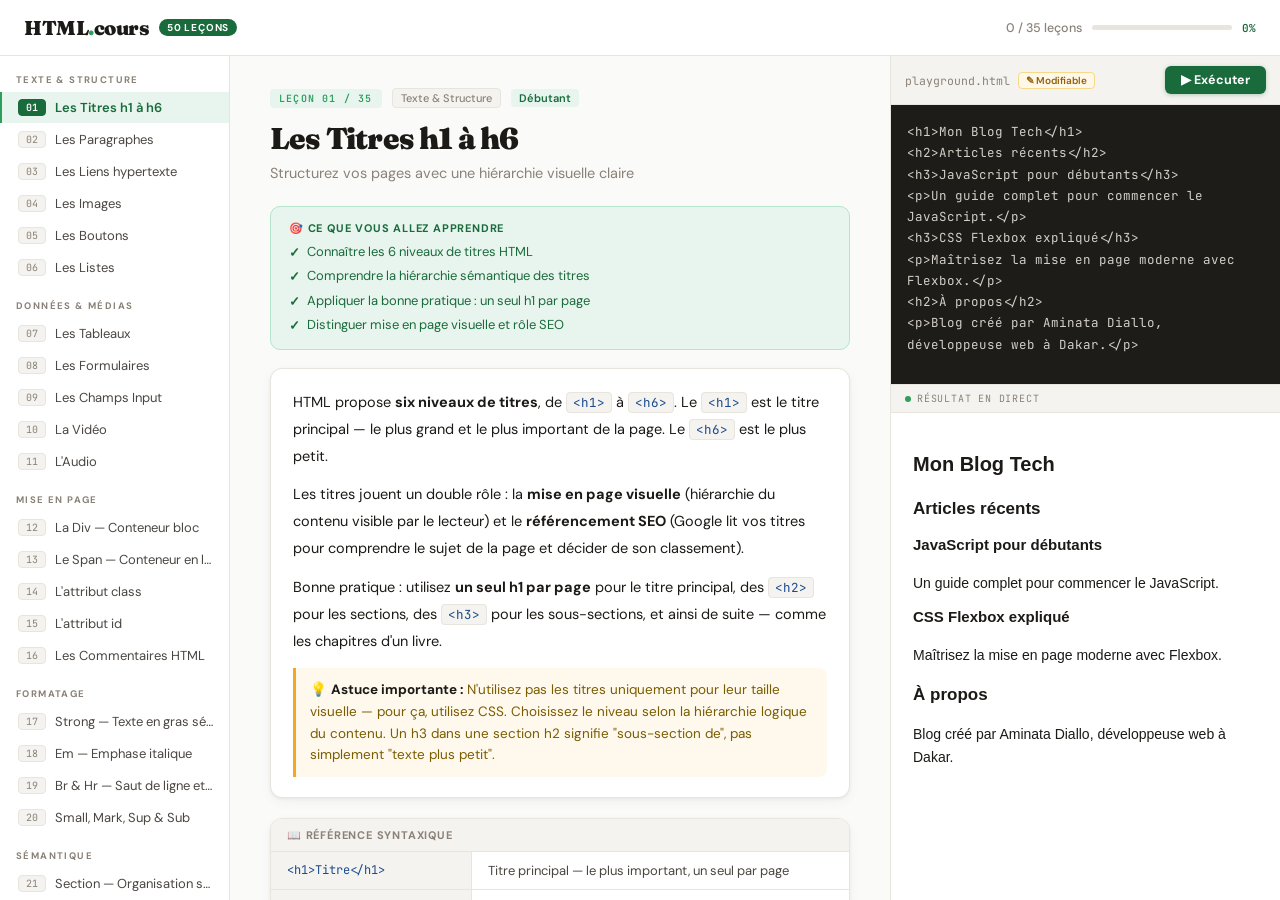
<file: cour.html>
<!DOCTYPE html>
<html lang="fr">
<head>
<meta charset="UTF-8">
<meta name="viewport" content="width=device-width, initial-scale=1.0">
<title>Apprendre HTML — 50 Leçons Complètes | HTML.cours</title>
<meta name="description" content="Apprenez le HTML de zéro avec 50 leçons progressives. Titres, liens, formulaires, balises sémantiques — exercices pratiques inclus avec playground interactif.">
<link href="https://fonts.googleapis.com/css2?family=JetBrains+Mono:wght@400;600;700&family=Fraunces:ital,opsz,wght@0,9..144,400;0,9..144,700;0,9..144,900;1,9..144,400&family=DM+Sans:wght@400;500;600;700&display=swap" rel="stylesheet">
<script async src="https://pagead2.googlesyndication.com/pagead/js/adsbygoogle.js?client=ca-pub-7220960902615393"
     crossorigin="anonymous"></script>
<style>

:root {
  --bg: #fafaf8;
  --bg2: #f4f3ef;
  --surface: #ffffff;
  --surface2: #f8f7f4;
  --border: #e8e5de;
  --border2: #d6d2c8;
  --accent: #1a6b3c;
  --accent-light: #e8f5ee;
  --accent-mid: #2d9e5c;
  --accent2: #1a4b8c;
  --accent2-light: #e8f0fc;
  --text: #1c1a16;
  --text2: #4a4640;
  --text3: #8a8278;
  --green: #2d9e5c;
  --red: #c0392b;
  --red-light: #fdf2f2;
  --yellow: #f5a623;
  --yellow-light: #fef9ec;
  --code-bg: #1e1c18;
  --shadow: 0 1px 3px rgba(0,0,0,0.06), 0 4px 12px rgba(0,0,0,0.04);
  --shadow-md: 0 2px 8px rgba(0,0,0,0.08), 0 8px 24px rgba(0,0,0,0.06);
}

* { margin:0; padding:0; box-sizing:border-box; }

body {
  background: var(--bg);
  color: var(--text);
  font-family: 'DM Sans', sans-serif;
  height: 100vh;
  overflow: hidden;
  display: flex;
  flex-direction: column;
}

/* ─── HEADER ─── */
header {
  background: var(--surface);
  border-bottom: 1px solid var(--border);
  padding: 0 24px;
  height: 56px;
  display: flex;
  align-items: center;
  justify-content: space-between;
  flex-shrink: 0;
  box-shadow: 0 1px 0 var(--border);
}

.logo {
  font-family: 'Fraunces', serif;
  font-weight: 900;
  font-size: 20px;
  letter-spacing: -0.5px;
  display: flex;
  align-items: center;
  gap: 10px;
  color: var(--text);
}

.logo-dot { color: var(--accent-mid); }

.logo-badge {
  background: var(--accent);
  color: #fff;
  font-family: 'DM Sans', sans-serif;
  font-size: 10px;
  font-weight: 700;
  padding: 2px 8px;
  border-radius: 20px;
  letter-spacing: 0.8px;
}

.header-right {
  display: flex;
  align-items: center;
  gap: 16px;
}

.progress-bar-wrap {
  display: flex;
  align-items: center;
  gap: 10px;
  font-size: 12.5px;
  color: var(--text3);
  font-weight: 500;
}

.progress-bar {
  width: 140px;
  height: 5px;
  background: var(--border);
  border-radius: 99px;
  overflow: hidden;
}

.progress-fill {
  height: 100%;
  background: linear-gradient(90deg, var(--accent-mid), #4ade80);
  border-radius: 99px;
  transition: width 0.5s cubic-bezier(0.4,0,0.2,1);
  width: 0%;
}

.progress-pct {
  font-family: 'JetBrains Mono', monospace;
  font-size: 11px;
  color: var(--accent);
  font-weight: 600;
}

/* ─── LAYOUT ─── */
.workspace {
  display: flex;
  flex: 1;
  overflow: hidden;
}

/* ─── SIDEBAR ─── */
.sidebar {
  width: 230px;
  background: var(--surface);
  border-right: 1px solid var(--border);
  overflow-y: auto;
  flex-shrink: 0;
  padding: 8px 0 20px;
}

.sidebar::-webkit-scrollbar { width: 3px; }
.sidebar::-webkit-scrollbar-thumb { background: var(--border2); border-radius: 2px; }

.sidebar-section {
  padding: 16px 16px 5px;
  font-size: 9.5px;
  font-weight: 700;
  letter-spacing: 1.4px;
  color: var(--text3);
  text-transform: uppercase;
  font-family: 'DM Sans', sans-serif;
}

.sidebar-section:first-child { padding-top: 10px; }

.sidebar-item {
  padding: 7px 16px;
  font-size: 13px;
  color: var(--text2);
  cursor: pointer;
  display: flex;
  align-items: center;
  gap: 9px;
  border-left: 2px solid transparent;
  transition: all 0.12s;
  margin: 1px 0;
}

.sidebar-item:hover { color: var(--text); background: var(--bg2); }
.sidebar-item.active {
  color: var(--accent);
  border-left-color: var(--accent-mid);
  background: var(--accent-light);
  font-weight: 600;
}
.sidebar-item.done .num {
  background: var(--accent);
  color: #fff;
}

.num {
  font-family: 'JetBrains Mono', monospace;
  font-size: 10px;
  background: var(--bg2);
  color: var(--text3);
  padding: 1px 5px;
  border-radius: 4px;
  flex-shrink: 0;
  min-width: 28px;
  text-align: center;
  border: 1px solid var(--border);
  transition: all 0.12s;
}

.sidebar-item.active .num {
  background: var(--accent);
  color: #fff;
  border-color: var(--accent);
}

/* ─── LESSON PANEL ─── */
.lesson-panel {
  flex: 1;
  overflow-y: auto;
  padding: 0;
  background: var(--bg);
}

.lesson-panel::-webkit-scrollbar { width: 4px; }
.lesson-panel::-webkit-scrollbar-thumb { background: var(--border2); border-radius: 2px; }

.lesson-inner {
  padding: 32px 40px 40px;
  max-width: 660px;
}

/* ─── LESSON META BAR ─── */
.lesson-meta {
  display: flex;
  align-items: center;
  gap: 10px;
  margin-bottom: 14px;
  flex-wrap: wrap;
}

.lesson-number {
  font-family: 'JetBrains Mono', monospace;
  font-size: 10px;
  color: var(--accent-mid);
  letter-spacing: 1.2px;
  text-transform: uppercase;
  background: var(--accent-light);
  padding: 3px 9px;
  border-radius: 4px;
  font-weight: 600;
}

.lesson-category-badge {
  font-size: 11px;
  color: var(--text3);
  background: var(--bg2);
  border: 1px solid var(--border);
  padding: 2px 8px;
  border-radius: 4px;
  font-weight: 500;
}

.lesson-difficulty {
  font-size: 11px;
  padding: 2px 8px;
  border-radius: 4px;
  font-weight: 600;
}
.diff-debutant { background: #e8f5ee; color: #1a6b3c; }
.diff-intermediaire { background: #fff8e8; color: #92600a; }
.diff-avance { background: #fdf2f2; color: #c0392b; }

.lesson-title {
  font-family: 'Fraunces', serif;
  font-size: 30px;
  font-weight: 900;
  line-height: 1.15;
  margin-bottom: 6px;
  letter-spacing: -0.8px;
  color: var(--text);
}

.lesson-subtitle {
  font-size: 14.5px;
  color: var(--text3);
  margin-bottom: 22px;
  line-height: 1.5;
}

/* ─── OBJECTIFS ─── */
.lesson-objectives {
  background: var(--accent-light);
  border: 1px solid #b6e4cc;
  border-radius: 10px;
  padding: 14px 18px;
  margin-bottom: 18px;
}

.lesson-objectives-title {
  font-size: 11px;
  font-weight: 700;
  letter-spacing: 0.8px;
  text-transform: uppercase;
  color: var(--accent);
  margin-bottom: 8px;
  display: flex;
  align-items: center;
  gap: 6px;
}

.lesson-objectives ul {
  list-style: none;
  display: flex;
  flex-direction: column;
  gap: 5px;
}

.lesson-objectives li {
  font-size: 13px;
  color: var(--accent);
  display: flex;
  align-items: flex-start;
  gap: 7px;
  line-height: 1.4;
}

.lesson-objectives li::before {
  content: "✓";
  font-weight: 700;
  flex-shrink: 0;
  margin-top: 1px;
}

/* ─── DESC ─── */
.lesson-desc {
  background: var(--surface);
  border: 1px solid var(--border);
  border-radius: 12px;
  padding: 20px 22px;
  margin-bottom: 20px;
  line-height: 1.85;
  color: var(--text);
  font-size: 14.5px;
  box-shadow: var(--shadow);
}

.lesson-desc p { margin-bottom: 12px; }
.lesson-desc p:last-child { margin-bottom: 0; }
.lesson-desc strong { color: var(--text); font-weight: 700; }

.lesson-desc code {
  background: var(--bg2);
  color: var(--accent2);
  padding: 1px 6px;
  border-radius: 4px;
  font-family: 'JetBrains Mono', monospace;
  font-size: 12.5px;
  border: 1px solid var(--border);
}

.lesson-desc .tip {
  background: var(--yellow-light);
  border-left: 3px solid var(--yellow);
  padding: 11px 14px;
  border-radius: 0 8px 8px 0;
  margin-top: 14px;
  font-size: 13.5px;
  color: #7a5c00;
  line-height: 1.6;
}

.lesson-desc .warning {
  background: var(--red-light);
  border-left: 3px solid var(--red);
  padding: 11px 14px;
  border-radius: 0 8px 8px 0;
  margin-top: 14px;
  font-size: 13.5px;
  color: #8b2019;
  line-height: 1.6;
}

/* ─── SYNTAX TABLE ─── */
.syntax-box {
  background: var(--surface);
  border: 1px solid var(--border);
  border-radius: 12px;
  margin-bottom: 20px;
  overflow: hidden;
  box-shadow: var(--shadow);
}

.syntax-box-header {
  background: var(--bg2);
  border-bottom: 1px solid var(--border);
  padding: 9px 16px;
  font-size: 11px;
  font-weight: 700;
  color: var(--text3);
  letter-spacing: 0.8px;
  text-transform: uppercase;
}

.syntax-table {
  width: 100%;
  border-collapse: collapse;
}

.syntax-table td {
  padding: 9px 16px;
  font-size: 13px;
  border-bottom: 1px solid var(--border);
  vertical-align: top;
  line-height: 1.5;
}

.syntax-table tr:last-child td { border-bottom: none; }
.syntax-table td:first-child {
  font-family: 'JetBrains Mono', monospace;
  font-size: 12px;
  color: var(--accent2);
  white-space: nowrap;
  width: 200px;
  background: var(--bg2);
  border-right: 1px solid var(--border);
}

.syntax-table td:last-child { color: var(--text2); }

/* ─── CODE BLOCK ─── */
.code-block {
  background: var(--code-bg);
  border-radius: 12px;
  margin-bottom: 20px;
  overflow: hidden;
  box-shadow: var(--shadow-md);
}

.code-header {
  background: #2a2820;
  border-bottom: 1px solid #3a3830;
  padding: 9px 16px;
  font-size: 12px;
  font-family: 'JetBrains Mono', monospace;
  color: #8a8278;
  display: flex;
  justify-content: space-between;
  align-items: center;
}

.code-dots { display: flex; gap: 5px; }
.code-dot { width: 10px; height: 10px; border-radius: 50%; }
.code-dot.r { background: #ff5f56; }
.code-dot.y { background: #ffbd2e; }
.code-dot.g { background: #27c93f; }
.code-filename { color: #aaa8a0; }

.try-btn {
  background: rgba(45,158,92,0.2);
  color: #4ade80;
  border: 1px solid rgba(45,158,92,0.3);
  padding: 4px 12px;
  border-radius: 5px;
  font-size: 11px;
  cursor: pointer;
  font-family: 'DM Sans', sans-serif;
  font-weight: 600;
  transition: all 0.12s;
}

.try-btn:hover { background: rgba(45,158,92,0.35); }

.code-block pre {
  padding: 18px 20px;
  line-height: 1.75;
  color: #d4d0c8;
  overflow-x: auto;
  font-family: 'JetBrains Mono', monospace;
  font-size: 13px;
}

.tag { color: #7cb8ff; }
.attr { color: #e6c56a; }
.val  { color: #a8e6a0; }
.cmt  { color: #5a5850; font-style: italic; }
.str  { color: #a8e6a0; }

/* ─── KEY POINTS ─── */
.key-points {
  background: var(--surface);
  border: 1px solid var(--border);
  border-radius: 12px;
  padding: 16px 20px;
  margin-bottom: 20px;
  box-shadow: var(--shadow);
}

.key-points-title {
  font-size: 11px;
  font-weight: 700;
  letter-spacing: 0.8px;
  text-transform: uppercase;
  color: var(--text3);
  margin-bottom: 12px;
  display: flex;
  align-items: center;
  gap: 6px;
}

.key-points-grid {
  display: grid;
  grid-template-columns: 1fr 1fr;
  gap: 8px;
}

.key-point-item {
  background: var(--bg2);
  border: 1px solid var(--border);
  border-radius: 8px;
  padding: 10px 12px;
  font-size: 13px;
  color: var(--text2);
  line-height: 1.4;
}

.key-point-item strong {
  display: block;
  color: var(--text);
  font-weight: 600;
  margin-bottom: 2px;
  font-size: 12.5px;
}

/* ─── NAV ─── */
.nav-buttons {
  display: flex;
  gap: 10px;
  margin-top: 4px;
  align-items: center;
}

.nav-btn {
  padding: 10px 22px;
  border-radius: 8px;
  font-size: 13.5px;
  font-weight: 600;
  cursor: pointer;
  border: none;
  transition: all 0.15s;
  font-family: 'DM Sans', sans-serif;
}

.nav-btn.prev {
  background: var(--surface);
  color: var(--text2);
  border: 1px solid var(--border2);
  box-shadow: var(--shadow);
}
.nav-btn.prev:hover { background: var(--bg2); color: var(--text); }

.nav-btn.next {
  background: var(--accent);
  color: #fff;
  box-shadow: 0 2px 8px rgba(26,107,60,0.3);
}
.nav-btn.next:hover { background: var(--accent-mid); transform: translateY(-1px); }

.nav-lesson-title {
  font-size: 12px;
  color: var(--text3);
  margin-left: auto;
  font-style: italic;
  max-width: 200px;
  text-overflow: ellipsis;
  overflow: hidden;
  white-space: nowrap;
}

/* ─── EDITOR ─── */
.editor-panel {
  width: 390px;
  flex-shrink: 0;
  border-left: 1px solid var(--border);
  display: flex;
  flex-direction: column;
  background: var(--surface);
}

.editor-topbar {
  padding: 10px 14px;
  border-bottom: 1px solid var(--border);
  display: flex;
  justify-content: space-between;
  align-items: center;
  background: var(--bg2);
}

.editor-topbar-left {
  display: flex;
  align-items: center;
  gap: 8px;
}

.editor-topbar-title {
  font-family: 'JetBrains Mono', monospace;
  font-size: 11.5px;
  color: var(--text3);
}

.editor-badge {
  font-size: 10px;
  background: #fff8e8;
  color: #92600a;
  border: 1px solid #f5d98a;
  padding: 1px 7px;
  border-radius: 4px;
  font-weight: 600;
}

.run-btn {
  background: var(--accent);
  color: #fff;
  border: none;
  padding: 6px 16px;
  border-radius: 6px;
  font-size: 12.5px;
  font-weight: 700;
  cursor: pointer;
  font-family: 'DM Sans', sans-serif;
  transition: all 0.15s;
  display: flex;
  align-items: center;
  gap: 5px;
  box-shadow: 0 1px 4px rgba(26,107,60,0.3);
}

.run-btn:hover { background: var(--accent-mid); transform: translateY(-1px); }

textarea#editor {
  flex: 1;
  background: #1e1c18;
  color: #d4d0c8;
  border: none;
  border-bottom: 1px solid var(--border);
  padding: 16px;
  font-family: 'JetBrains Mono', monospace;
  font-size: 12.5px;
  line-height: 1.7;
  resize: none;
  outline: none;
  min-height: 200px;
  max-height: 280px;
}

.output-label {
  padding: 7px 14px;
  font-size: 10px;
  font-family: 'JetBrains Mono', monospace;
  color: var(--text3);
  border-bottom: 1px solid var(--border);
  letter-spacing: 0.8px;
  background: var(--bg2);
  display: flex;
  align-items: center;
  gap: 6px;
}

.output-dot {
  width: 6px;
  height: 6px;
  background: #2d9e5c;
  border-radius: 50%;
  animation: pulse 2s infinite;
}

@keyframes pulse {
  0%, 100% { opacity: 1; }
  50% { opacity: 0.4; }
}

iframe#result {
  flex: 1;
  border: none;
  background: white;
}

/* ─── SCROLLBARS ─── */
::-webkit-scrollbar { width: 4px; height: 4px; }
::-webkit-scrollbar-track { background: transparent; }
::-webkit-scrollbar-thumb { background: var(--border2); border-radius: 3px; }

/* ─── RESPONSIVE ─── */
@media(max-width:960px){
  .sidebar { display: none; }
  .workspace { flex-direction: column; overflow: auto; height: auto; }
  body { overflow: auto; height: auto; }
  .lesson-inner { padding: 20px; max-width: 100%; }
  .editor-panel { width: 100%; border-left: none; border-top: 1px solid var(--border); }
  textarea#editor { max-height: 180px; }
  .key-points-grid { grid-template-columns: 1fr; }
  .lesson-title { font-size: 24px; }
}

</style>
</head>
<body>

<header>
  <div class="logo">
    <span>HTML<span class="logo-dot">.</span>cours</span>
    <span class="logo-badge">50 LEÇONS</span>
  </div>
  <div class="header-right">
    <div class="progress-bar-wrap">
      <span id="progress-text">0 / 50 leçons</span>
      <div class="progress-bar"><div class="progress-fill" id="progress-fill"></div></div>
      <span class="progress-pct" id="progress-pct">0%</span>
    </div>
  </div>
</header>

<div class="workspace">
  <div class="sidebar" id="sidebar"></div>
  <div class="lesson-panel" id="lesson-panel"><div class="lesson-inner" id="lesson-inner"></div></div>
  <div class="editor-panel">
    <div class="editor-topbar">
      <div class="editor-topbar-left">
        <span class="editor-topbar-title">playground.html</span>
        <span class="editor-badge">✎ Modifiable</span>
      </div>
      <button class="run-btn" onclick="runCode()">▶ Exécuter</button>
    </div>
    <textarea id="editor" spellcheck="false"><h1>Bonjour !</h1>
<p>Bienvenue dans le <strong>playground HTML</strong>.</p>
<p>Modifiez ce code et cliquez sur <em>Exécuter</em>.</p>
<button>Cliquez ici</button></textarea>
    <div class="output-label"><span class="output-dot"></span> RÉSULTAT EN DIRECT</div>
    <iframe id="result"></iframe>
  </div>
</div>

<script>

/* ════════════════════════════════════════════
   DONNÉES DES LEÇONS
═══════════════════════════════════════════════ */
const lessons = [
  {
    title: "Les Titres h1 à h6",
    subtitle: "Structurez vos pages avec une hiérarchie visuelle claire",
    category: "Texte & Structure",
    difficulty: "debutant",
    objectives: [
      "Connaître les 6 niveaux de titres HTML",
      "Comprendre la hiérarchie sémantique des titres",
      "Appliquer la bonne pratique : un seul h1 par page",
      "Distinguer mise en page visuelle et rôle SEO"
    ],
    syntaxItems: [
      { tag: "<h1>Titre</h1>", desc: "Titre principal — le plus important, un seul par page" },
      { tag: "<h2>Titre</h2>", desc: "Titre de section importante" },
      { tag: "<h3>Titre</h3>", desc: "Sous-section d'un h2" },
      { tag: "<h4> à <h6>", desc: "Niveaux de sous-sections plus profonds" }
    ],
    desc: `
      <p>HTML propose <strong>six niveaux de titres</strong>, de <code>&lt;h1&gt;</code> à <code>&lt;h6&gt;</code>. Le <code>&lt;h1&gt;</code> est le titre principal — le plus grand et le plus important de la page. Le <code>&lt;h6&gt;</code> est le plus petit.</p>
      <p>Les titres jouent un double rôle : la <strong>mise en page visuelle</strong> (hiérarchie du contenu visible par le lecteur) et le <strong>référencement SEO</strong> (Google lit vos titres pour comprendre le sujet de la page et décider de son classement).</p>
      <p>Bonne pratique : utilisez <strong>un seul h1 par page</strong> pour le titre principal, des <code>&lt;h2&gt;</code> pour les sections, des <code>&lt;h3&gt;</code> pour les sous-sections, et ainsi de suite — comme les chapitres d'un livre.</p>
      <div class="tip">💡 <strong>Astuce importante :</strong> N'utilisez pas les titres uniquement pour leur taille visuelle — pour ça, utilisez CSS. Choisissez le niveau selon la hiérarchie logique du contenu. Un h3 dans une section h2 signifie "sous-section de", pas simplement "texte plus petit".</div>
    `,
    code: `<h1>Titre Principal (le plus grand)</h1>
<h2>Section importante</h2>
<h3>Sous-section</h3>
<h4>Détail de section</h4>
<h5>Sous-détail</h5>
<h6>Le plus petit titre</h6>`,
    keyPoints: [
      { title: "SEO & Accessibilité", desc: "Le h1 est lu en premier par Google et les lecteurs d'écran" },
      { title: "Règle d'or", desc: "Un seul h1 par page, puis h2 → h3 → h4 dans l'ordre" },
      { title: "Ne pas sauter de niveaux", desc: "Évitez h1 → h3 sans h2 intermédiaire" },
      { title: "Différence avec CSS", desc: "font-size contrôle la taille visuelle, pas la sémantique" }
    ],
    starter: `<h1>Mon Blog Tech</h1>
<h2>Articles récents</h2>
<h3>JavaScript pour débutants</h3>
<p>Un guide complet pour commencer le JavaScript.</p>
<h3>CSS Flexbox expliqué</h3>
<p>Maîtrisez la mise en page moderne avec Flexbox.</p>
<h2>À propos</h2>
<p>Blog créé par Aminata Diallo, développeuse web à Dakar.</p>`
  },
  {
    title: "Les Paragraphes",
    subtitle: "La balise de base pour tout texte courant",
    category: "Texte & Structure",
    difficulty: "debutant",
    objectives: [
      "Créer des paragraphes avec la balise <p>",
      "Comprendre le comportement des espaces et retours à la ligne",
      "Utiliser <br> pour forcer un saut de ligne",
      "Structurer un texte lisible pour le SEO"
    ],
    syntaxItems: [
      { tag: "<p>texte</p>", desc: "Paragraphe — ajoute automatiquement des marges en haut et en bas" },
      { tag: "<br>", desc: "Saut de ligne forcé à l'intérieur d'un paragraphe (balise auto-fermante)" }
    ],
    desc: `
      <p>La balise <strong><code>&lt;p&gt;</code></strong> (paragraph) est la balise de base pour tout texte courant. Le navigateur ajoute automatiquement une <strong>marge au-dessus et en dessous</strong> de chaque paragraphe, créant un espace visuel naturel.</p>
      <p>Un paragraphe s'ouvre avec <code>&lt;p&gt;</code> et se ferme avec <code>&lt;/p&gt;</code>. Tout le texte à l'intérieur forme un seul bloc continu. Contrairement à ce qu'on pourrait croire, <strong>les retours à la ligne dans le code HTML sont ignorés</strong> par le navigateur — tout le texte reste sur la même ligne logique.</p>
      <p>Pour forcer un saut de ligne sans créer un nouveau paragraphe, utilisez la balise <code>&lt;br&gt;</code>. Mais utilisez-la avec parcimonie : pour les adresses et les poèmes uniquement.</p>
      <div class="tip">💡 Structurez votre contenu en paragraphes courts et lisibles. Un paragraphe idéal pour le web = 3 à 5 lignes maximum. Cela améliore la lecture et le référencement Google.</div>
    `,
    code: `<p>Premier paragraphe. Le navigateur ajoute
automatiquement de l'espace entre les paragraphes.</p>

<p>Deuxième paragraphe. Même si le code
est sur plusieurs lignes, tout reste collé.</p>

<p>Adresse avec <br> :
  15 Rue de la Paix<br>
  Dakar, Sénégal
</p>`,
    keyPoints: [
      { title: "Balise de bloc", desc: "Un <p> commence toujours sur une nouvelle ligne" },
      { title: "Espaces ignorés", desc: "Les espaces et retours à la ligne dans le code sont réduits à un seul espace" },
      { title: "<br> avec modération", desc: "Uniquement pour adresses et poèmes — pas pour créer de l'espace" },
      { title: "Pas de <p> vide", desc: "N'utilisez jamais <p></p> pour créer de l'espace — utilisez CSS" }
    ],
    starter: `<h1>À propos de moi</h1>
<p>Je m'appelle Aminata et j'apprends le développement web depuis 6 mois. Chaque jour, je découvre de nouvelles possibilités avec le HTML et le CSS.</p>
<p>J'habite à Dakar, au Sénégal. Je suis passionnée par la création d'interfaces web accessibles et belles.</p>
<p>Mon objectif est de créer des sites web qui aident les entrepreneurs sénégalais à se développer en ligne.</p>`
  },
  {
    title: "Les Liens hypertexte",
    subtitle: "Connectez vos pages et naviguez sur le web",
    category: "Texte & Structure",
    difficulty: "debutant",
    objectives: [
      "Créer un lien cliquable avec la balise <a>",
      "Utiliser href pour définir la destination",
      "Ouvrir un lien dans un nouvel onglet avec target",
      "Créer des liens email et des ancres internes"
    ],
    syntaxItems: [
      { tag: 'href="url"', desc: "Hypertext REFerence — l'adresse de destination du lien" },
      { tag: 'target="_blank"', desc: "Ouvre le lien dans un nouvel onglet du navigateur" },
      { tag: 'href="mailto:..."', desc: "Ouvre le client email de l'utilisateur" },
      { tag: 'href="#id"', desc: "Lien vers une section de la même page (ancre)" },
      { tag: 'rel="noopener"', desc: "Sécurité : empêche la page ouverte d'accéder à votre page" }
    ],
    desc: `
      <p>La balise <strong><code>&lt;a&gt;</code></strong> (anchor = ancre) crée un lien cliquable. L'attribut <strong><code>href</code></strong> (Hypertext REFerence) indique la destination du lien — c'est son attribut le plus important.</p>
      <p>L'attribut <strong><code>target="_blank"</code></strong> ouvre le lien dans un nouvel onglet. Sans cet attribut, la page s'ouvre dans le même onglet. On peut faire un lien vers une URL externe, un autre fichier HTML, une section de la même page avec <code>#id</code>, ou déclencher l'envoi d'un email avec <code>mailto:</code>.</p>
      <div class="tip">💡 <strong>Sécurité :</strong> Ajoutez toujours <code>rel="noopener noreferrer"</code> avec <code>target="_blank"</code>. Cela empêche la page cible d'accéder à votre page via <code>window.opener</code> — une faille de sécurité réelle utilisée par des sites malveillants.</div>
    `,
    code: `<!-- Lien externe -->
<a href="https://google.com">Visiter Google</a>

<!-- Nouvel onglet (sécurisé) -->
<a href="https://google.com" target="_blank" 
   rel="noopener noreferrer">
  Ouvrir dans un nouvel onglet
</a>

<!-- Lien email -->
<a href="mailto:contact@exemple.com">Nous contacter</a>

<!-- Ancre interne -->
<a href="#contact">Aller à la section Contact</a>`,
    keyPoints: [
      { title: "href obligatoire", desc: "Sans href, le lien n'est pas cliquable (et ce n'est pas sémantique)" },
      { title: "Texte descriptif", desc: "\"Cliquez ici\" est mauvais pour le SEO. Décrivez la destination" },
      { title: "Liens internes", desc: "#id pour naviguer dans la même page sans rechargement" },
      { title: "Couleur héritée", desc: "Par défaut, les liens sont bleus et soulignés — modifiable en CSS" }
    ],
    starter: `<h1>Mes Ressources HTML</h1>
<p>Voici les meilleures ressources pour apprendre :</p>
<ul>
  <li><a href="https://developer.mozilla.org" target="_blank" rel="noopener">MDN Web Docs</a> — La référence officielle</li>
  <li><a href="https://www.w3schools.com" target="_blank" rel="noopener">W3Schools</a> — Tutoriels interactifs</li>
</ul>
<p>Questions ? <a href="mailto:moi@exemple.com">Écrivez-moi par email</a></p>`
  },
  {
    title: "Les Images",
    subtitle: "Intégrez des visuels accessibles et performants",
    category: "Texte & Structure",
    difficulty: "debutant",
    objectives: [
      "Afficher une image avec <img> et ses attributs src et alt",
      "Comprendre l'importance de l'attribut alt",
      "Contrôler la taille avec width et height",
      "Choisir le bon format d'image pour le web"
    ],
    syntaxItems: [
      { tag: 'src="chemin"', desc: "Source de l'image — chemin relatif ou URL absolue" },
      { tag: 'alt="texte"', desc: "Texte alternatif — affiché si l'image ne charge pas, lu par les lecteurs d'écran" },
      { tag: 'width="300"', desc: "Largeur en pixels (recommandé pour éviter le décalage de mise en page)" },
      { tag: 'height="200"', desc: "Hauteur en pixels (définissez toujours width ET height pour les performances)" }
    ],
    desc: `
      <p>La balise <strong><code>&lt;img&gt;</code></strong> affiche une image. C'est une <strong>balise auto-fermante</strong> — pas de <code>&lt;/img&gt;</code>. Ses deux attributs essentiels sont <code>src</code> (le chemin vers l'image) et <code>alt</code> (texte alternatif).</p>
      <p>L'attribut <strong><code>alt</code></strong> est crucial pour trois raisons : il s'affiche si l'image ne charge pas, il est lu par les lecteurs d'écran pour les malvoyants, et il est analysé par Google pour le SEO. Ne le laissez jamais vide ! Pour les images purement décoratives, utilisez <code>alt=""</code> (vide intentionnel).</p>
      <p>Les <strong>formats recommandés</strong> pour le web : WebP (le plus moderne et léger), JPEG pour les photos, PNG pour les logos et images avec transparence, SVG pour les icônes et illustrations.</p>
      <div class="tip">💡 Définissez toujours <code>width</code> ET <code>height</code> dans le HTML. Cela permet au navigateur de réserver l'espace avant le chargement et évite les "sauts" de mise en page — un critère important pour le score Core Web Vitals de Google.</div>
    `,
    code: `<!-- Image locale -->
<img src="photo.jpg" alt="Ma photo de profil">

<!-- Image depuis internet -->
<img src="https://picsum.photos/300/200" 
     alt="Paysage aléatoire" 
     width="300" height="200">

<!-- Image avec lien -->
<a href="https://exemple.com">
  <img src="logo.png" alt="Logo - Retour accueil" 
       width="100" height="50">
</a>`,
    keyPoints: [
      { title: "Alt non vide", desc: "Toujours renseigner alt= pour le SEO et l'accessibilité" },
      { title: "Format WebP", desc: "30-50% plus léger que JPEG/PNG — préférez-le dès que possible" },
      { title: "Lazy loading", desc: "Ajoutez loading=\"lazy\" pour les images en bas de page" },
      { title: "Responsive", desc: "En CSS : max-width:100%; height:auto; pour les images adaptatives" }
    ],
    starter: `<h1>Galerie Paysages</h1>
<img src="https://picsum.photos/500/220?random=1" alt="Paysage de montagne au coucher du soleil" width="500" height="220" style="border-radius:8px;display:block;margin-bottom:12px">
<img src="https://picsum.photos/500/220?random=2" alt="Forêt tropicale dense" width="500" height="220" style="border-radius:8px;display:block">
<p style="color:gray;font-size:13px;margin-top:8px">Images via picsum.photos</p>`
  },
  {
    title: "Les Boutons",
    subtitle: "Créez des éléments interactifs cliquables",
    category: "Texte & Structure",
    difficulty: "debutant",
    objectives: [
      "Créer un bouton avec la balise <button>",
      "Comprendre les types de boutons : button, submit, reset",
      "Différencier <button> et <input type='button'>",
      "Désactiver un bouton avec l'attribut disabled"
    ],
    syntaxItems: [
      { tag: 'type="button"', desc: "Action JavaScript — ne soumet pas le formulaire" },
      { tag: 'type="submit"', desc: "Envoie le formulaire parent (comportement par défaut dans un form)" },
      { tag: 'type="reset"', desc: "Vide tous les champs du formulaire" },
      { tag: "disabled", desc: "Désactive le bouton — grisé, non cliquable" }
    ],
    desc: `
      <p>La balise <strong><code>&lt;button&gt;</code></strong> crée un bouton cliquable. Par défaut dans un formulaire, un bouton sans type spécifié soumet le formulaire. En dehors d'un formulaire, il ne fait rien sans JavaScript.</p>
      <p>L'attribut <strong><code>type</code></strong> contrôle son comportement : <code>type="button"</code> pour déclencher une action JS, <code>type="submit"</code> pour envoyer un formulaire, <code>type="reset"</code> pour vider un formulaire.</p>
      <p>L'avantage de <code>&lt;button&gt;</code> sur <code>&lt;input type="button"&gt;</code> : on peut mettre <strong>n'importe quoi à l'intérieur</strong> — texte, icônes émoji, images SVG — ce qui le rend bien plus flexible.</p>
      <div class="tip">💡 Bonne pratique : utilisez <strong>toujours</strong> <code>type="button"</code> si votre bouton est en dehors d'un formulaire. Sans cela, certains navigateurs interprètent le bouton comme un submit par défaut, ce qui peut provoquer des comportements inattendus.</div>
    `,
    code: `<!-- Bouton d'action (JavaScript) -->
<button type="button">Clique ici</button>

<!-- Bouton désactivé -->
<button type="button" disabled>Indisponible</button>

<!-- Bouton stylisé -->
<button type="button" style="background:#1a6b3c;
  color:white;padding:10px 20px;border:none;
  border-radius:6px;cursor:pointer;font-size:15px">
  ✅ Valider la commande
</button>`,
    keyPoints: [
      { title: "Type obligatoire", desc: "Spécifiez toujours type= pour éviter des soumissions involontaires" },
      { title: "Contenu riche", desc: "<button> accepte du HTML dedans, contrairement à <input>" },
      { title: "Accessibilité", desc: "Un bouton doit avoir un texte descriptif visible ou un aria-label" },
      { title: "Curseur pointer", desc: "Ajoutez cursor:pointer en CSS pour indiquer que c'est cliquable" }
    ],
    starter: `<h1>Panneau de contrôle</h1>
<div style="display:flex;gap:10px;flex-wrap:wrap;margin-top:10px">
  <button type="button" style="background:#1a6b3c;color:white;padding:10px 20px;border:none;border-radius:6px;font-size:15px;cursor:pointer">
    ✅ Confirmer
  </button>
  <button type="button" style="background:#c0392b;color:white;padding:10px 20px;border:none;border-radius:6px;font-size:15px;cursor:pointer">
    ❌ Annuler
  </button>
  <button type="button" disabled style="background:#ccc;color:#888;padding:10px 20px;border:none;border-radius:6px;font-size:15px;cursor:not-allowed">
    ⏳ En cours...
  </button>
</div>`
  },
  {
    title: "Les Listes",
    subtitle: "Organisez vos contenus en listes à puces ou numérotées",
    category: "Texte & Structure",
    difficulty: "debutant",
    objectives: [
      "Créer une liste à puces avec <ul> et <li>",
      "Créer une liste numérotée avec <ol>",
      "Imbriquer des listes pour créer des sous-listes",
      "Connaître les usages courants des listes"
    ],
    syntaxItems: [
      { tag: "<ul>", desc: "Unordered List — liste à puces (ordre non important)" },
      { tag: "<ol>", desc: "Ordered List — liste numérotée (ordre important)" },
      { tag: "<li>", desc: "List Item — chaque élément de la liste" },
      { tag: 'type="A"', desc: "Numérotation alphabétique (A, B, C...) pour ol" }
    ],
    desc: `
      <p>HTML propose deux types de listes : <strong><code>&lt;ul&gt;</code></strong> (unordered list = liste à puces) quand l'ordre n'a pas d'importance, et <strong><code>&lt;ol&gt;</code></strong> (ordered list = liste numérotée) quand l'ordre compte. Dans les deux cas, chaque élément est une balise <strong><code>&lt;li&gt;</code></strong> (list item).</p>
      <p>L'attribut <code>type</code> de <code>&lt;ol&gt;</code> permet de changer la numérotation : <code>type="A"</code> (lettres majuscules), <code>type="a"</code> (minuscules), <code>type="I"</code> (chiffres romains majuscules). L'attribut <code>start</code> définit le numéro de départ.</p>
      <p>Les listes peuvent être <strong>imbriquées</strong> : placez une nouvelle <code>&lt;ul&gt;</code> ou <code>&lt;ol&gt;</code> à l'intérieur d'un <code>&lt;li&gt;</code> pour créer des sous-listes avec une indentation automatique.</p>
      <div class="tip">💡 Les listes HTML sont très utilisées en pratique : menus de navigation, étapes de tutoriel, ingrédients de recette, liste de fonctionnalités... Même les menus de navigation en HTML sont des listes <code>&lt;ul&gt;</code> stylisées en CSS !</div>
    `,
    code: `<!-- Liste à puces (ul) -->
<ul>
  <li>HTML — Structure</li>
  <li>CSS — Style</li>
  <li>JavaScript — Interactivité</li>
</ul>

<!-- Liste numérotée (ol) -->
<ol>
  <li>Apprendre HTML</li>
  <li>Apprendre CSS</li>
  <li>Apprendre JavaScript</li>
</ol>

<!-- Liste imbriquée -->
<ul>
  <li>Frontend
    <ul>
      <li>HTML</li>
      <li>CSS</li>
    </ul>
  </li>
</ul>`,
    keyPoints: [
      { title: "ul vs ol", desc: "ul = ordre indifférent (ingrédients). ol = ordre important (étapes)" },
      { title: "Seuls <li> autorisés", desc: "Les enfants directs de ul/ol doivent être des <li>" },
      { title: "Navigation = liste", desc: "Les menus de nav sont des ul stylisés avec CSS" },
      { title: "list-style-type", desc: "CSS permet de changer ou supprimer les puces visuellement" }
    ],
    starter: `<h2>Compétences Techniques</h2>
<ul>
  <li>HTML5 & Sémantique web</li>
  <li>CSS3 & Flexbox/Grid</li>
  <li>JavaScript moderne (ES6+)</li>
</ul>
<h2>Étapes pour créer un site</h2>
<ol>
  <li>Définir le contenu et la structure HTML</li>
  <li>Ajouter le style avec CSS</li>
  <li>Intégrer l'interactivité JavaScript</li>
  <li>Optimiser pour mobile (responsive)</li>
  <li>Publier en ligne</li>
</ol>`
  },
  {
    title: "Les Tableaux",
    subtitle: "Présentez des données tabulaires avec clarté",
    category: "Données & Médias",
    difficulty: "intermediaire",
    objectives: [
      "Créer un tableau avec table, tr, td et th",
      "Utiliser thead, tbody et tfoot pour la structure",
      "Fusionner des cellules avec colspan et rowspan",
      "Appliquer les bonnes pratiques des tableaux"
    ],
    syntaxItems: [
      { tag: "<table>", desc: "Conteneur principal du tableau" },
      { tag: "<tr>", desc: "Table Row — une ligne du tableau" },
      { tag: "<td>", desc: "Table Data — une cellule de données" },
      { tag: "<th>", desc: "Table Header — cellule d'en-tête (gras et centré par défaut)" },
      { tag: "colspan=\"2\"", desc: "Fusionne 2 cellules horizontalement" },
      { tag: "rowspan=\"2\"", desc: "Fusionne 2 cellules verticalement" }
    ],
    desc: `
      <p>Un tableau HTML utilise plusieurs balises imbriquées : <strong><code>&lt;table&gt;</code></strong> (conteneur), <strong><code>&lt;tr&gt;</code></strong> (table row = ligne), <strong><code>&lt;td&gt;</code></strong> (table data = cellule normale), et <strong><code>&lt;th&gt;</code></strong> (table header = cellule d'en-tête, en gras et centrée).</p>
      <p>Pour une meilleure structure sémantique et accessibilité, on utilise <code>&lt;thead&gt;</code> pour les en-têtes, <code>&lt;tbody&gt;</code> pour les données, et <code>&lt;tfoot&gt;</code> pour les totaux ou résumés. Ces balises permettent aussi au navigateur d'afficher les en-têtes même en scrollant dans un tableau long.</p>
      <div class="warning">⚠️ <strong>Règle absolue :</strong> N'utilisez jamais les tableaux pour créer des mises en page (layout). Les tableaux sont uniquement pour les <em>données tabulaires</em> (comme un tableur Excel). Pour les colonnes et grilles de page, utilisez CSS Flexbox ou Grid.</div>
    `,
    code: `<table border="1" style="border-collapse:collapse;width:100%">
  <thead>
    <tr style="background:#f4f3ef">
      <th style="padding:10px">Nom</th>
      <th style="padding:10px">Matière</th>
      <th style="padding:10px">Note</th>
    </tr>
  </thead>
  <tbody>
    <tr>
      <td style="padding:8px">Fatou Diallo</td>
      <td style="padding:8px">HTML/CSS</td>
      <td style="padding:8px">17/20 ⭐</td>
    </tr>
    <tr>
      <td style="padding:8px">Moussa Ndiaye</td>
      <td style="padding:8px">JavaScript</td>
      <td style="padding:8px">14/20</td>
    </tr>
  </tbody>
</table>`,
    keyPoints: [
      { title: "Données seulement", desc: "Tableaux pour données tabulaires, jamais pour la mise en page" },
      { title: "scope sur th", desc: "scope=\"col\" ou scope=\"row\" améliore l'accessibilité" },
      { title: "caption", desc: "Ajoutez <caption> pour donner un titre au tableau" },
      { title: "border-collapse", desc: "CSS border-collapse:collapse fusionne les bordures doubles" }
    ],
    starter: `<h2>Planning de Formation</h2>
<table border="1" style="border-collapse:collapse;width:100%">
  <thead>
    <tr style="background:#1a6b3c;color:white">
      <th style="padding:10px">Jour</th>
      <th style="padding:10px">Module</th>
      <th style="padding:10px">Durée</th>
      <th style="padding:10px">Niveau</th>
    </tr>
  </thead>
  <tbody>
    <tr>
      <td style="padding:8px">Lundi</td>
      <td style="padding:8px">HTML Structure</td>
      <td style="padding:8px">3h</td>
      <td style="padding:8px">🟢 Débutant</td>
    </tr>
    <tr style="background:#f8f7f4">
      <td style="padding:8px">Mardi</td>
      <td style="padding:8px">CSS Fondamentaux</td>
      <td style="padding:8px">3h</td>
      <td style="padding:8px">🟡 Intermédiaire</td>
    </tr>
    <tr>
      <td style="padding:8px">Mercredi</td>
      <td style="padding:8px">JavaScript Bases</td>
      <td style="padding:8px">4h</td>
      <td style="padding:8px">🔴 Avancé</td>
    </tr>
  </tbody>
</table>`
  },
  {
    title: "Les Formulaires",
    subtitle: "Collectez des données utilisateur en toute sécurité",
    category: "Données & Médias",
    difficulty: "intermediaire",
    objectives: [
      "Créer un formulaire avec la balise <form>",
      "Comprendre les méthodes GET et POST",
      "Connaître les attributs action et method",
      "Appliquer les bonnes pratiques de sécurité"
    ],
    syntaxItems: [
      { tag: 'action="/url"', desc: "URL où les données seront envoyées (votre serveur)" },
      { tag: 'method="GET"', desc: "Données dans l'URL — pour les recherches, publiques" },
      { tag: 'method="POST"', desc: "Données dans le corps — pour les mots de passe, données sensibles" },
      { tag: 'name="champ"', desc: "Identifiant du champ pour le serveur — obligatoire pour l'envoi" }
    ],
    desc: `
      <p>La balise <strong><code>&lt;form&gt;</code></strong> est le conteneur de tous les champs de saisie. Ses deux attributs principaux sont <strong><code>action</code></strong> (URL où envoyer les données) et <strong><code>method</code></strong> (comment les envoyer : GET ou POST).</p>
      <p><code>method="GET"</code> ajoute les données dans l'URL (visible dans la barre d'adresse) — parfait pour les moteurs de recherche. <code>method="POST"</code> envoie les données de façon invisible dans le corps de la requête — obligatoire pour les mots de passe, données personnelles et tout ce qui est sensible.</p>
      <p>Chaque champ doit avoir un attribut <strong><code>name</code></strong> pour que le serveur puisse identifier la valeur reçue. Sans <code>name</code>, la valeur n'est pas envoyée.</p>
      <div class="warning">⚠️ N'envoyez jamais de mots de passe ou données sensibles en méthode GET — elles apparaissent en clair dans l'URL, dans l'historique du navigateur, et dans les logs du serveur !</div>
    `,
    code: `<form action="/connexion" method="POST">
  <label for="email">Email :</label>
  <input type="email" id="email" name="email" required>

  <label for="mdp">Mot de passe :</label>
  <input type="password" id="mdp" name="mdp" required>

  <button type="submit">Se connecter</button>
</form>`,
    keyPoints: [
      { title: "GET = recherche", desc: "Données dans l'URL, mettable en favori, sans données sensibles" },
      { title: "POST = formulaire", desc: "Données cachées, pour inscriptions, connexions, paiements" },
      { title: "name obligatoire", desc: "Sans name=, le champ n'est pas inclus dans les données envoyées" },
      { title: "HTTPS obligatoire", desc: "En production, tout formulaire doit être sur HTTPS" }
    ],
    starter: `<h2>Formulaire de Contact</h2>
<form style="display:flex;flex-direction:column;gap:10px;max-width:400px" method="POST" action="/contact">
  <label style="font-weight:600">Votre nom :</label>
  <input type="text" name="nom" placeholder="Ex: Aminata Diallo" style="padding:10px;border:1px solid #ddd;border-radius:6px;font-size:15px">
  <label style="font-weight:600">Votre message :</label>
  <textarea name="message" placeholder="Décrivez votre demande..." style="padding:10px;height:90px;border:1px solid #ddd;border-radius:6px;font-size:15px"></textarea>
  <button type="submit" style="background:#1a6b3c;color:white;padding:12px;border:none;border-radius:6px;cursor:pointer;font-size:15px;font-weight:600">✉️ Envoyer le message</button>
</form>`
  },
  {
    title: "Les Champs Input",
    subtitle: "La balise la plus polyvalente des formulaires",
    category: "Données & Médias",
    difficulty: "intermediaire",
    objectives: [
      "Utiliser les différents types d'input (text, email, password...)",
      "Ajouter un placeholder pour guider l'utilisateur",
      "Rendre un champ obligatoire ou désactivé",
      "Optimiser l'expérience sur mobile"
    ],
    syntaxItems: [
      { tag: 'type="text"', desc: "Saisie de texte libre" },
      { tag: 'type="email"', desc: "Valide automatiquement le format email + clavier adapté sur mobile" },
      { tag: 'type="password"', desc: "Masque les caractères saisis" },
      { tag: 'type="number"', desc: "Chiffres uniquement avec flèches haut/bas" },
      { tag: "placeholder", desc: "Texte indicatif qui disparaît quand l'utilisateur tape" },
      { tag: "required", desc: "Champ obligatoire — bloque la soumission si vide" }
    ],
    desc: `
      <p>La balise <strong><code>&lt;input&gt;</code></strong> est la plus polyvalente du HTML : son comportement change complètement selon la valeur de l'attribut <strong><code>type</code></strong>. C'est la balise la plus utilisée dans les formulaires.</p>
      <p>Les types courants : <code>text</code> (texte libre), <code>email</code> (valide le format), <code>password</code> (masqué), <code>number</code> (nombres uniquement), <code>search</code> (champ de recherche avec bouton de réinitialisation), <code>tel</code> (numéro de téléphone), <code>url</code> (adresse web).</p>
      <p>D'autres attributs utiles : <code>placeholder</code> (texte indicatif gris), <code>required</code> (obligatoire), <code>disabled</code> (désactivé), <code>readonly</code> (lecture seule), <code>maxlength</code> (longueur max), <code>minlength</code> (longueur min).</p>
      <div class="tip">💡 Utilisez toujours le bon type d'input : sur mobile, <code>type="email"</code> affiche un clavier avec <code>@</code> en évidence, <code>type="number"</code> affiche le pavé numérique, <code>type="tel"</code> le clavier téléphone. C'est un gain énorme pour l'expérience utilisateur !</div>
    `,
    code: `<input type="text" placeholder="Nom complet">
<input type="email" placeholder="votre@email.com">
<input type="password" placeholder="Mot de passe">
<input type="number" min="0" max="100" placeholder="Âge">
<input type="tel" placeholder="+221 77 000 00 00">
<input type="search" placeholder="🔍 Rechercher...">
<input type="url" placeholder="https://monsite.sn">`,
    keyPoints: [
      { title: "Bon type = bon clavier", desc: "Sur mobile, le type d'input détermine le clavier affiché" },
      { title: "Validation automatique", desc: "email, number, url valident le format avant soumission" },
      { title: "name vs id", desc: "name = pour le serveur, id = pour CSS/JS et le label associé" },
      { title: "autocomplete", desc: "autocomplete=\"email\" aide les gestionnaires de mots de passe" }
    ],
    starter: `<h2>Formulaire d'Inscription</h2>
<div style="display:flex;flex-direction:column;gap:12px;max-width:370px">
  <input type="text" placeholder="Prénom et Nom" style="padding:11px;border:1px solid #ddd;border-radius:6px;font-size:15px">
  <input type="email" placeholder="Email" style="padding:11px;border:1px solid #ddd;border-radius:6px;font-size:15px">
  <input type="tel" placeholder="Téléphone (+221...)" style="padding:11px;border:1px solid #ddd;border-radius:6px;font-size:15px">
  <input type="password" placeholder="Mot de passe (min 8 caractères)" style="padding:11px;border:1px solid #ddd;border-radius:6px;font-size:15px">
  <input type="number" placeholder="Âge" min="1" max="120" style="padding:11px;border:1px solid #ddd;border-radius:6px;font-size:15px">
</div>`
  },
  {
    title: "La Vidéo",
    subtitle: "Intégrez des vidéos natives sans Flash ni plugin",
    category: "Données & Médias",
    difficulty: "intermediaire",
    objectives: [
      "Intégrer une vidéo avec la balise <video>",
      "Utiliser controls, autoplay, loop et muted",
      "Fournir plusieurs formats avec <source>",
      "Intégrer des vidéos YouTube avec <iframe>"
    ],
    syntaxItems: [
      { tag: "controls", desc: "Affiche les boutons lecture/pause, volume, plein écran" },
      { tag: "autoplay muted", desc: "Lecture automatique — muted requis par les navigateurs modernes" },
      { tag: "loop", desc: "Répète la vidéo en boucle" },
      { tag: 'poster="img.jpg"', desc: "Image affichée avant que la vidéo soit lue" },
      { tag: "<source>", desc: "Fournit plusieurs formats pour la compatibilité navigateurs" }
    ],
    desc: `
      <p>La balise <strong><code>&lt;video&gt;</code></strong> intègre une vidéo directement dans la page HTML5, sans Flash ni plugin. L'attribut <strong><code>controls</code></strong> est essentiel : sans lui, la vidéo s'affiche mais l'utilisateur ne peut pas la contrôler.</p>
      <p>Autres attributs utiles : <code>autoplay</code> (lecture automatique — <strong>nécessite <code>muted</code></strong> dans la plupart des navigateurs), <code>loop</code> (répétition infinie), <code>poster</code> (image de prévisualisation affichée avant la lecture).</p>
      <p>Pour la compatibilité maximale, fournissez plusieurs balises <strong><code>&lt;source&gt;</code></strong> avec différents formats : MP4 (universel), WebM (plus léger). Le navigateur choisira le premier format qu'il supporte.</p>
      <div class="tip">💡 Pour YouTube, Vimeo et Dailymotion, utilisez leur code d'intégration (<code>&lt;iframe&gt;</code>) plutôt que d'héberger la vidéo vous-même. C'est bien plus simple et ne consomme pas votre bande passante d'hébergement.</div>
    `,
    code: `<!-- Vidéo avec contrôles -->
<video width="400" controls 
       poster="apercu.jpg">
  <source src="video.mp4" type="video/mp4">
  <source src="video.webm" type="video/webm">
  Votre navigateur ne supporte pas la vidéo.
</video>

<!-- Vidéo en fond (autoplay silencieuse) -->
<video autoplay muted loop width="400">
  <source src="fond.mp4" type="video/mp4">
</video>`,
    keyPoints: [
      { title: "controls toujours", desc: "Sans controls, l'utilisateur ne peut pas contrôler la vidéo" },
      { title: "autoplay + muted", desc: "L'autoplay sans muted est bloqué par Chrome, Safari, Firefox" },
      { title: "Formats multiples", desc: "MP4 + WebM couvre 99% des navigateurs modernes" },
      { title: "Taille du fichier", desc: "Compressez vos vidéos avec HandBrake ou ffmpeg avant de les mettre en ligne" }
    ],
    starter: `<h2>Tutoriel Vidéo</h2>
<video width="420" controls style="border-radius:10px;display:block;background:#000">
  <source src="https://www.w3schools.com/html/mov_bbb.mp4" type="video/mp4">
  Votre navigateur ne supporte pas la vidéo HTML5.
</video>
<p style="color:#8a8278;font-size:13px;margin-top:8px">🎬 Big Buck Bunny — Blender Foundation (extrait)</p>`
  },
  {
    title: "L'Audio",
    subtitle: "Intégrez du son directement dans vos pages",
    category: "Données & Médias",
    difficulty: "intermediaire",
    objectives: [
      "Intégrer de l'audio avec la balise <audio>",
      "Comprendre les formats audio compatibles",
      "Utiliser preload pour optimiser les performances",
      "Combiner plusieurs sources pour la compatibilité"
    ],
    syntaxItems: [
      { tag: "controls", desc: "Affiche le lecteur audio avec boutons play, volume, barre de progression" },
      { tag: 'preload="none"', desc: "Ne charge pas le fichier avant que l'utilisateur clique — économise la bande passante" },
      { tag: 'preload="metadata"', desc: "Charge seulement les métadonnées (durée, titre) — bon compromis" },
      { tag: "loop", desc: "Relit le son en boucle indéfiniment" }
    ],
    desc: `
      <p>La balise <strong><code>&lt;audio&gt;</code></strong> intègre du son dans une page HTML5. Sans l'attribut <strong><code>controls</code></strong>, le lecteur est invisible — l'audio existe dans le code mais l'utilisateur ne peut pas le contrôler ni même savoir qu'il existe.</p>
      <p>Les formats compatibles varient selon les navigateurs : <code>MP3</code> est le plus universel (supporté partout), <code>OGG</code> est open source et de bonne qualité, <code>WAV</code> offre une très haute qualité mais les fichiers sont très lourds. Fournissez MP3 + OGG pour une compatibilité optimale.</p>
      <p>L'attribut <strong><code>preload</code></strong> contrôle le pré-chargement : <code>none</code> (ne charge rien avant le clic), <code>metadata</code> (charge seulement les infos de durée), <code>auto</code> (charge tout immédiatement). Sur mobile, <code>preload="none"</code> est recommandé.</p>
      <div class="tip">💡 <code>preload="none"</code> est une bonne pratique pour l'optimisation : ne chargez pas automatiquement des fichiers audio que l'utilisateur n'a pas demandé à écouter. Cela économise sa bande passante et améliore les temps de chargement de la page.</div>
    `,
    code: `<!-- Lecteur audio basique -->
<audio controls preload="none">
  <source src="musique.mp3" type="audio/mpeg">
  <source src="musique.ogg" type="audio/ogg">
  Votre navigateur ne supporte pas l'audio.
</audio>

<!-- Audio en boucle (pour ambiance) -->
<audio controls loop preload="metadata">
  <source src="ambiance.mp3" type="audio/mpeg">
</audio>`,
    keyPoints: [
      { title: "MP3 en premier", desc: "Placez le source MP3 en premier — c'est le plus compatible" },
      { title: "preload=none", desc: "Économisez la bande passante de l'utilisateur" },
      { title: "Droits d'auteur", desc: "N'intégrez que des sons dont vous avez les droits" },
      { title: "Volume initial", desc: "L'attribut volume (0 à 1) ne fonctionne qu'en JavaScript" }
    ],
    starter: `<h2>Podcast — Épisode 1</h2>
<div style="background:#f8f7f4;border:1px solid #e8e5de;border-radius:10px;padding:20px;max-width:400px">
  <h3 style="margin-bottom:4px">Apprendre le HTML en 2025</h3>
  <p style="color:#8a8278;font-size:13px;margin-bottom:12px">Durée : 2 min 30 sec</p>
  <audio controls preload="none" style="width:100%">
    <source src="https://www.w3schools.com/html/horse.mp3" type="audio/mpeg">
    Votre navigateur ne supporte pas l'audio HTML5.
  </audio>
  <p style="font-size:12px;color:#8a8278;margin-top:8px">🎙️ Extrait d'exemple — W3Schools</p>
</div>`
  },
  {
    title: "La Div — Conteneur bloc",
    subtitle: "La brique de base pour toute mise en page",
    category: "Mise en page",
    difficulty: "debutant",
    objectives: [
      "Comprendre le rôle générique de <div>",
      "Créer des cards et sections avec des div",
      "Différencier bloc et inline",
      "Savoir quand utiliser div vs balises sémantiques"
    ],
    syntaxItems: [
      { tag: "<div>", desc: "Division — conteneur générique de type BLOC (occupe toute la largeur)" },
      { tag: "display: block", desc: "Comportement par défaut de div — commence sur une nouvelle ligne" },
      { tag: "display: flex", desc: "Transforme un div en conteneur Flexbox pour aligner ses enfants" },
      { tag: "display: grid", desc: "Transforme un div en grille CSS pour des layouts complexes" }
    ],
    desc: `
      <p>La balise <strong><code>&lt;div&gt;</code></strong> (division) est un <strong>conteneur générique de type bloc</strong>. Elle n'a aucun style par défaut — pas de marges, pas de couleur, pas de sens sémantique. Son unique rôle est de <strong>regrouper et organiser</strong> d'autres éléments HTML pour leur appliquer un style CSS.</p>
      <p>C'est la brique de base de la mise en page HTML. Avec CSS, on peut lui donner n'importe quelle apparence : card avec ombre, section colorée, colonne de layout, grille de produits, etc. Chaque <code>&lt;div&gt;</code> commence sur une nouvelle ligne (comportement bloc) et occupe toute la largeur disponible.</p>
      <p>Pour un conteneur en ligne (qui ne crée pas de retour à la ligne), on utilise <code>&lt;span&gt;</code>.</p>
      <div class="tip">💡 Aujourd'hui on préfère les <strong>balises sémantiques</strong> aux div sans signification (<code>section</code>, <code>article</code>, <code>header</code>...). Utilisez <code>&lt;div&gt;</code> uniquement quand aucune balise sémantique ne convient, par exemple pour une card visuelle ou un wrapper de layout.</div>
    `,
    code: `<!-- Div comme card avec ombre -->
<div style="border:1px solid #e8e5de; 
            padding:20px; border-radius:10px; 
            max-width:300px;
            box-shadow:0 2px 8px rgba(0,0,0,0.06)">
  <h3>Titre de la card</h3>
  <p>Contenu de la card avec du texte.</p>
  <button>En savoir plus</button>
</div>`,
    keyPoints: [
      { title: "div = neutre", desc: "Aucun sens sémantique — Google voit du contenu sans contexte" },
      { title: "Largeur 100%", desc: "Un div prend toute la largeur disponible par défaut" },
      { title: "Div vs section", desc: "Si le contenu a un titre et un thème → section. Sinon → div" },
      { title: "Évitez la div-ite", desc: "Trop de div imbriquées = code difficile à lire. Préférez le sémantique" }
    ],
    starter: `<!-- Deux colonnes avec Flexbox -->
<div style="display:flex;gap:20px">
  <div style="flex:1;background:#e8f5ee;padding:20px;border-radius:10px">
    <h3 style="color:#1a6b3c">✅ Avantages</h3>
    <ul>
      <li>Rapide à apprendre</li>
      <li>Universel sur tous les navigateurs</li>
      <li>Base du développement web</li>
    </ul>
  </div>
  <div style="flex:1;background:#fdf2f2;padding:20px;border-radius:10px">
    <h3 style="color:#c0392b">⚠️ Pièges courants</h3>
    <ul>
      <li>Div-ite (trop de div)</li>
      <li>Oublier les balises sémantiques</li>
      <li>Utiliser div pour la typographie</li>
    </ul>
  </div>
</div>`
  },
  {
    title: "Le Span — Conteneur en ligne",
    subtitle: "Ciblez des portions de texte pour les styliser",
    category: "Mise en page",
    difficulty: "debutant",
    objectives: [
      "Comprendre la différence entre bloc et inline",
      "Cibler une portion de texte avec <span>",
      "Styliser des mots individuels avec CSS",
      "Créer des badges et étiquettes avec span"
    ],
    syntaxItems: [
      { tag: "<span>", desc: "Conteneur générique INLINE — s'insère dans le flux du texte" },
      { tag: "display: inline", desc: "Ne crée pas de retour à la ligne — reste dans la ligne de texte" },
      { tag: "display: inline-block", desc: "Inline mais accepte width, height et padding verticaux" }
    ],
    desc: `
      <p>La balise <strong><code>&lt;span&gt;</code></strong> est un <strong>conteneur générique de type inline</strong>. Contrairement à <code>&lt;div&gt;</code>, elle ne crée pas de retour à la ligne — elle s'insère dans le flux du texte sans le perturber. Comme <code>&lt;div&gt;</code>, elle n'a aucun style par défaut.</p>
      <p>Son utilité principale est de <strong>cibler une portion de texte</strong> à l'intérieur d'un paragraphe pour lui appliquer un style CSS spécifique (colorier un mot, le mettre en valeur, changer sa police) ou pour le manipuler avec JavaScript (compter des clics, changer sa couleur dynamiquement).</p>
      <p>Exemples d'usage concrets : afficher un prix en rouge, créer un badge de statut, mettre en évidence un terme technique, ajouter une icône dans du texte.</p>
      <div class="tip">💡 <strong>Règle simple :</strong> <code>&lt;div&gt;</code> pour des blocs entiers (sections, cards, colonnes), <code>&lt;span&gt;</code> pour des mots ou fragments de texte à l'intérieur d'une ligne. Si vous avez besoin de mettre en valeur du texte avec une signification précise, préférez les balises sémantiques : <code>&lt;strong&gt;</code>, <code>&lt;em&gt;</code>, <code>&lt;mark&gt;</code>.</div>
    `,
    code: `<p>
  Le prix est de 
  <span style="color:#c0392b;font-weight:700">
    15 000 FCFA
  </span>
  seulement !
</p>

<!-- Badge de statut -->
<p>
  Statut : 
  <span style="background:#e8f5ee;color:#1a6b3c;
               padding:2px 10px;border-radius:20px;
               font-weight:700;font-size:13px">
    ✅ En ligne
  </span>
</p>`,
    keyPoints: [
      { title: "Inline = dans le texte", desc: "Pas de saut de ligne — reste sur la même ligne" },
      { title: "Ciblage CSS/JS", desc: "Ajoutez class= ou id= pour cibler facilement depuis CSS ou JS" },
      { title: "Pas de bloc dedans", desc: "Ne mettez pas un <p> ou <div> à l'intérieur d'un <span>" },
      { title: "Préférez sémantique", desc: "strong, em, mark, time sont plus significatifs que span" }
    ],
    starter: `<h2>Fiche Produit</h2>
<p>
  Téléphone <span style="font-weight:bold">Samsung Galaxy A55</span> —
  Couleur : <span style="color:#1a4b8c;font-weight:600">Bleu Nuit</span>
</p>
<p>
  Prix : <span style="text-decoration:line-through;color:#aaa">250 000 FCFA</span>
  → <span style="color:#c0392b;font-weight:700;font-size:18px">189 000 FCFA</span>
</p>
<p>
  Disponibilité :
  <span style="background:#e8f5ee;color:#1a6b3c;padding:2px 10px;border-radius:20px;font-size:13px;font-weight:600">
    ✓ En stock
  </span>
</p>`
  },
  {
    title: "L'attribut class",
    subtitle: "Réutilisez vos styles avec des classes CSS",
    category: "Mise en page",
    difficulty: "debutant",
    objectives: [
      "Attribuer une ou plusieurs classes à un élément",
      "Cibler les classes en CSS avec un point (.)",
      "Comprendre la réutilisabilité des classes",
      "Nommer ses classes selon les bonnes pratiques"
    ],
    syntaxItems: [
      { tag: 'class="nom"', desc: "Attribue une classe — plusieurs éléments peuvent partager la même" },
      { tag: ".ma-classe", desc: "Sélecteur CSS — cible tous les éléments avec cette classe" },
      { tag: 'class="a b c"', desc: "Plusieurs classes séparées par des espaces sur un seul élément" }
    ],
    desc: `
      <p>L'attribut <strong><code>class</code></strong> permet d'assigner un ou plusieurs noms à un élément HTML pour le <strong>cibler en CSS ou en JavaScript</strong>. Contrairement à l'id, plusieurs éléments peuvent partager la même classe.</p>
      <p>En CSS, on cible une classe avec un <strong>point</strong> : <code>.ma-classe { color: red; }</code>. En JavaScript : <code>document.querySelectorAll(".ma-classe")</code>. Un élément peut avoir <strong>plusieurs classes</strong> séparées par des espaces : <code>class="btn btn-vert actif"</code>. Chaque classe peut apporter ses propres propriétés CSS qui s'accumulent.</p>
      <p>Cette mécanique est la base des frameworks CSS comme Bootstrap ou Tailwind CSS : vous ajoutez des classes à vos éléments pour leur appliquer des styles prédéfinis.</p>
      <div class="tip">💡 <strong>Conventions de nommage :</strong> utilisez des noms en minuscules avec des tirets (kebab-case) : <code>card-titre</code>, <code>btn-primaire</code>, <code>nav-lien</code>. Évitez les noms génériques (<code>rouge</code>, <code>grand</code>) — préférez les noms sémantiques qui décrivent la fonction (<code>alerte-erreur</code>, <code>titre-section</code>).</div>
    `,
    code: `<style>
  .carte {
    border: 1px solid #e8e5de;
    padding: 16px;
    border-radius: 10px;
    margin-bottom: 12px;
  }
  .carte-vedette {
    border-color: #1a6b3c;
    background: #e8f5ee;
  }
  .badge { 
    display:inline-block; padding:2px 10px;
    border-radius:20px; font-size:12px; 
    font-weight:700;
  }
  .badge-vert { background:#dcfce7; color:#14532d; }
  .badge-bleu { background:#dbeafe; color:#1e40af; }
</style>

<div class="carte">Carte normale</div>
<div class="carte carte-vedette">⭐ Carte vedette</div>
<span class="badge badge-vert">Livré</span>
<span class="badge badge-bleu">En cours</span>`,
    keyPoints: [
      { title: "Réutilisable", desc: "Une classe peut être appliquée à 1 ou 1000 éléments" },
      { title: "Combinaison", desc: "class=\"a b\" combine deux classes : les styles s'additionnent" },
      { title: "Spécificité CSS", desc: "Une classe a une priorité plus haute qu'un sélecteur de balise" },
      { title: "BEM ou kebab-case", desc: "Nommage : .bloc__element--modificateur ou .nom-descriptif" }
    ],
    starter: `<style>
  .badge { display:inline-block;padding:3px 12px;border-radius:20px;font-size:13px;font-weight:700;margin:2px }
  .vert { background:#dcfce7;color:#14532d }
  .bleu { background:#dbeafe;color:#1e40af }
  .rouge { background:#fee2e2;color:#991b1b }
  .gris { background:#f3f4f6;color:#374151 }
</style>
<h2>Tableau de Commandes</h2>
<p>Commande #001 : <span class="badge vert">✓ Livré</span></p>
<p>Commande #002 : <span class="badge bleu">↻ En transit</span></p>
<p>Commande #003 : <span class="badge rouge">✗ Annulé</span></p>
<p>Commande #004 : <span class="badge gris">⏳ En attente</span></p>`
  },
  {
    title: "L'attribut id",
    subtitle: "Identifiez de façon unique chaque élément",
    category: "Mise en page",
    difficulty: "debutant",
    objectives: [
      "Attribuer un identifiant unique avec id",
      "Cibler un id en CSS avec un dièse (#)",
      "Utiliser les ids comme ancres de navigation",
      "Savoir quand utiliser id vs class"
    ],
    syntaxItems: [
      { tag: 'id="mon-id"', desc: "Identifiant unique — une seule fois par page obligatoirement" },
      { tag: "#mon-id", desc: "Sélecteur CSS — cible l'élément avec cet id unique" },
      { tag: 'href="#section"', desc: "Lien vers un élément de la page via son id (ancre)" }
    ],
    desc: `
      <p>L'attribut <strong><code>id</code></strong> est un <strong>identifiant unique</strong> sur toute la page. Contrairement aux classes, deux éléments ne peuvent <em>pas</em> avoir le même id — c'est une règle absolue du HTML. La page restera valide mais le comportement sera imprévisible.</p>
      <p>En CSS, on cible un id avec un <strong>dièse</strong> : <code>#mon-id { color: red; }</code>. En JavaScript : <code>document.getElementById("mon-id")</code> (la méthode la plus rapide pour récupérer un élément). Un id a une priorité CSS plus haute qu'une classe.</p>
      <p>Un id sert aussi d'<strong>ancre de navigation interne</strong> : le lien <code>&lt;a href="#contact"&gt;</code> fait défiler la page jusqu'à l'élément avec <code>id="contact"</code>. Cette technique est très utilisée pour les menus "table des matières" et les pages longues.</p>
      <div class="tip">💡 <strong>Règle pratique :</strong> Préférez les classes pour les styles CSS (plus flexibles, réutilisables). Réservez les ids pour la navigation interne par ancres (<code>#section</code>) et les accès JavaScript spécifiques à un élément unique.</div>
    `,
    code: `<!-- Navigation avec ancres -->
<nav>
  <a href="#accueil">Accueil</a> |
  <a href="#services">Services</a> |
  <a href="#contact">Contact</a>
</nav>

<section id="accueil" style="padding:30px;background:#f8f7f4;margin:10px 0">
  <h2>👋 Bienvenue</h2>
</section>

<section id="services" style="padding:30px;background:#e8f5ee;margin:10px 0">
  <h2>🛠️ Nos Services</h2>
</section>

<section id="contact" style="padding:30px;background:#e8f0fc;margin:10px 0">
  <h2>✉️ Contact</h2>
</section>`,
    keyPoints: [
      { title: "Unicité absolue", desc: "Un id ne peut apparaître qu'une seule fois par page HTML" },
      { title: "Spécificité élevée", desc: "Un id en CSS écrase une classe (priorité plus haute)" },
      { title: "Ancres URL", desc: "https://monsite.com/page#section charge la page à cet endroit" },
      { title: "JavaScript rapide", desc: "getElementById() est plus performant que querySelector()" }
    ],
    starter: `<nav style="background:#1c1a16;padding:12px 20px;display:flex;gap:20px;position:sticky;top:0">
  <a href="#section1" style="color:white;text-decoration:none;font-weight:600">📘 HTML</a>
  <a href="#section2" style="color:white;text-decoration:none;font-weight:600">🎨 CSS</a>
  <a href="#section3" style="color:white;text-decoration:none;font-weight:600">⚡ JavaScript</a>
</nav>
<div id="section1" style="padding:30px;background:#e8f0fc;margin:10px 0;border-radius:8px">
  <h2>📘 HTML</h2>
  <p>HyperText Markup Language — structure le contenu des pages web.</p>
</div>
<div id="section2" style="padding:30px;background:#fef9ec;margin:10px 0;border-radius:8px">
  <h2>🎨 CSS</h2>
  <p>Cascading Style Sheets — contrôle l'apparence visuelle.</p>
</div>
<div id="section3" style="padding:30px;background:#e8f5ee;margin:10px 0;border-radius:8px">
  <h2>⚡ JavaScript</h2>
  <p>Ajoute l'interactivité et la dynamique aux pages web.</p>
</div>`
  },
  {
    title: "Les Commentaires HTML",
    subtitle: "Documentez votre code et organisez vos fichiers",
    category: "Mise en page",
    difficulty: "debutant",
    objectives: [
      "Écrire un commentaire HTML avec <!-- -->",
      "Comprendre que les commentaires sont invisibles au navigateur",
      "Utiliser les commentaires pour documenter le code",
      "Savoir ce qu'il ne faut pas mettre dans un commentaire"
    ],
    syntaxItems: [
      { tag: "<!-- commentaire -->", desc: "Commentaire sur une ligne — ignoré par le navigateur" },
      { tag: "<!-- \n ... \n -->", desc: "Commentaire multi-lignes — pour désactiver du code" }
    ],
    desc: `
      <p>Un <strong>commentaire HTML</strong> commence par <code>&lt;!--</code> et se termine par <code>--&gt;</code>. Tout ce qui se trouve entre ces deux balises est <strong>complètement ignoré par le navigateur</strong> et n'apparaît pas sur la page web.</p>
      <p>Les commentaires servent à plusieurs choses : expliquer le code pour vos collègues ou vous-même dans 6 mois, marquer des sections dans de longs fichiers HTML (<code>&lt;!-- DÉBUT SECTION CONTACT --&gt;</code>), désactiver temporairement du code sans le supprimer pour tester une alternative.</p>
      <div class="warning">⚠️ <strong>Sécurité importante :</strong> Les commentaires sont <em>visibles</em> dans le code source de la page (Ctrl+U ou clic droit → Afficher le source). Ne mettez jamais de mots de passe, clés API, informations confidentielles ou notes embarrassantes dans un commentaire HTML !</div>
    `,
    code: `<!-- Commentaire simple sur une ligne -->

<!-- ── SECTION NAVIGATION ──────────────── -->
<nav>
  <a href="/">Accueil</a>
  <!-- <a href="/admin">Admin</a> désactivé -->
</nav>

<!-- TODO: ajouter le menu mobile ici -->
<!-- FIXME: corriger l'affichage sur Safari -->

<!-- Ancien code temporairement désactivé :
<div class="ancien-header">
  ...
</div>
-->`,
    keyPoints: [
      { title: "Visible dans le source", desc: "Ctrl+U dans tout navigateur révèle vos commentaires HTML" },
      { title: "Jamais de secrets", desc: "Clés API, mots de passe : jamais dans les commentaires !" },
      { title: "<!-- TODO: -->", desc: "Convention universelle pour noter des tâches à faire" },
      { title: "Balises dans commentaires", desc: "Vous pouvez commenter du HTML : <!-- <div>...</div> -->" }
    ],
    starter: `<!-- ═══════════════════════════════════
     PAGE : index.html
     Auteur : Aminata Diallo
     Date : Janvier 2025
     ═══════════════════════════════════ -->

<!-- ── EN-TÊTE ─────────────────────── -->
<header style="background:#1c1a16;color:white;padding:20px">
  <h1>Mon Site Web</h1>
  <!-- Le menu de navigation sera ajouté ici -->
</header>

<!-- ── CONTENU PRINCIPAL ────────────── -->
<main style="padding:20px">
  <h2>Bienvenue !</h2>
  <p>Contenu principal de la page.</p>
  <!-- TODO: ajouter les articles de blog -->
</main>

<!-- ── PIED DE PAGE ─────────────────── -->
<footer style="background:#f4f3ef;padding:10px;text-align:center">
  <p>© 2025 Mon Site</p>
</footer>`
  },
  {
    title: "Strong — Texte en gras sémantique",
    subtitle: "Distinguez l'importance du simple style visuel",
    category: "Formatage",
    difficulty: "debutant",
    objectives: [
      "Mettre un texte en gras avec <strong>",
      "Comprendre la différence sémantique entre <strong> et <b>",
      "Utiliser <strong> pour les informations importantes",
      "Impact sur les lecteurs d'écran et le SEO"
    ],
    syntaxItems: [
      { tag: "<strong>texte</strong>", desc: "Gras + importance sémantique — les lecteurs d'écran accentuent" },
      { tag: "<b>texte</b>", desc: "Gras uniquement visuel — sans importance sémantique" }
    ],
    desc: `
      <p>La balise <strong><code>&lt;strong&gt;</code></strong> met un texte en <strong>gras</strong> et indique qu'il est <strong>important sémantiquement</strong>. Les lecteurs d'écran pour les malvoyants vont accentuer la voix sur ce texte, comme on insiste sur un mot à l'oral.</p>
      <p>À ne pas confondre avec <code>&lt;b&gt;</code> (bold) qui met aussi en gras, mais uniquement pour l'apparence visuelle — sans importance sémantique. Utilisez <code>&lt;b&gt;</code> pour des mots-clés, des termes techniques, ou des noms propres qui doivent ressortir visuellement mais ne sont pas "importants" au sens éditorial.</p>
      <p>En pratique : avertissements (<code>&lt;strong&gt;Attention&lt;/strong&gt;</code>), prix (<code>&lt;strong&gt;2 999 FCFA&lt;/strong&gt;</code>), informations critiques dans une notice ou un mode d'emploi.</p>
      <div class="tip">💡 <strong>Pour le SEO :</strong> Google donne un peu plus d'importance aux mots dans <code>&lt;strong&gt;</code>. N'en abusez pas — mettez en strong uniquement ce qui est vraiment essentiel pour que l'usage reste significatif.</div>
    `,
    code: `<!-- strong = important -->
<p>
  ⚠️ <strong>Champ obligatoire</strong> —
  sans ce numéro, votre commande sera annulée.
</p>

<!-- b = gras visuel seulement -->
<p>Résultat de l'examen : <b>14/20</b></p>

<!-- Prix en strong -->
<p>
  Prix habituel : 10 000 FCFA<br>
  Prix promo : <strong style="color:#1a6b3c;font-size:20px">
    6 500 FCFA
  </strong>
</p>`,
    keyPoints: [
      { title: "strong = sens + visuel", desc: "Importance éditoriale + rendu gras — parfait pour alertes et prix" },
      { title: "b = visuel seul", desc: "Gras purement esthétique — termes techniques, mots-clés" },
      { title: "Lecteurs d'écran", desc: "<strong> est annoncé avec emphase vocale. <b> est ignoré" },
      { title: "Pas d'abus", desc: "Trop de strong = plus rien n'est important. Soyez sélectif" }
    ],
    starter: `<h2>Offre Flash — 24h seulement !</h2>
<p>
  <strong style="color:#c0392b">⚠️ Attention :</strong> Cette offre est
  valable uniquement <strong>aujourd'hui</strong>.
</p>
<p>Prix normal : <s>15 000 FCFA</s></p>
<p>Prix flash : <strong style="color:#1a6b3c;font-size:22px">9 500 FCFA</strong></p>
<p><strong>✓ Livraison gratuite incluse</strong></p>
<p><small>Offre valable sous réserve de disponibilité des stocks.</small></p>`
  },
  {
    title: "Em — Emphase italique",
    subtitle: "Ajoutez de l'emphase vocale et typographique",
    category: "Formatage",
    difficulty: "debutant",
    objectives: [
      "Mettre un texte en italique avec <em>",
      "Comprendre la différence entre <em> et <i>",
      "Utiliser <i> pour les termes techniques et titres d'œuvres",
      "Impact sur les lecteurs d'écran"
    ],
    syntaxItems: [
      { tag: "<em>texte</em>", desc: "Italique + emphase vocale — les lecteurs d'écran accentuent" },
      { tag: "<i>texte</i>", desc: "Italique visuel — pour termes techniques, mots étrangers, titres" }
    ],
    desc: `
      <p>La balise <strong><code>&lt;em&gt;</code></strong> (emphasis = emphase) met un texte en <em>italique</em> et lui donne une <strong>emphase vocale</strong> : les lecteurs d'écran prononceront ce mot avec plus d'insistance, comme quand on met le ton sur un mot à l'oral ("Je t'ai dit de NE PAS faire ça").</p>
      <p>Comme pour <code>&lt;strong&gt;</code>/<code>&lt;b&gt;</code>, il existe <code>&lt;i&gt;</code> pour l'italique purement visuel, sans emphase sémantique. Utilisez <code>&lt;i&gt;</code> pour les termes techniques (<code>&lt;i&gt;machine learning&lt;/i&gt;</code>), les mots dans une langue étrangère, les titres de livres, films et œuvres d'art.</p>
      <div class="tip">💡 <strong>Résumé mnémotechnique :</strong> <code>&lt;em&gt;</code> = dire un mot avec insistance (comme à l'oral). <code>&lt;i&gt;</code> = italique typographique (comme dans un livre). <code>&lt;strong&gt;</code> = important ! <code>&lt;b&gt;</code> = gras décoratif.</div>
    `,
    code: `<!-- em = emphase vocale -->
<p>Tu dois <em>vraiment</em> sauvegarder ton travail.</p>
<p>Ce n'est <em>pas</em> ce que j'avais demandé.</p>

<!-- i = italique technique ou typographique -->
<p>Le concept de <i>machine learning</i> est complexe.</p>
<p>J'ai lu <i>Le Petit Prince</i> trois fois.</p>
<p>Résultat : <i>voir tableau ci-dessous</i></p>`,
    keyPoints: [
      { title: "em = accent oral", desc: "Comme si vous mettiez le ton sur un mot en parlant" },
      { title: "i = typographie", desc: "Termes étrangers, titres d'œuvres, termes techniques" },
      { title: "CSS pour style", desc: "Pour un italique purement décoratif, utilisez font-style:italic" },
      { title: "Combinaison possible", desc: "strong + em = très important ET avec emphase : <strong><em>urgent</em></strong>" }
    ],
    starter: `<h2>Critique de Roman</h2>
<p>
  <i>L'Aventure Ambiguë</i> de Cheikh Hamidou Kane est
  <em>absolument</em> magnifique.
  La prose est <em>époustouflante</em> de richesse.
</p>
<p>
  C'est <em>sans doute</em> l'un des plus grands romans
  de la littérature africaine moderne.
</p>
<p>
  Genre : <i>bildungsroman</i> (roman d'apprentissage).<br>
  Publié en : <i>1961</i>.
</p>`
  },
  {
    title: "Br & Hr — Saut de ligne et séparation",
    subtitle: "Contrôlez les ruptures visuelles dans votre contenu",
    category: "Formatage",
    difficulty: "debutant",
    objectives: [
      "Forcer un saut de ligne avec <br>",
      "Insérer une séparation thématique avec <hr>",
      "Savoir quand utiliser br et quand utiliser CSS",
      "Comprendre la signification sémantique de <hr>"
    ],
    syntaxItems: [
      { tag: "<br>", desc: "Break — saut de ligne forcé (balise auto-fermante, pas de fermeture)" },
      { tag: "<hr>", desc: "Horizontal Rule — séparation thématique (balise auto-fermante)" }
    ],
    desc: `
      <p>La balise <strong><code>&lt;br&gt;</code></strong> (break) insère un <strong>saut de ligne</strong> sans créer un nouveau paragraphe. C'est une balise auto-fermante — pas de balise de fermeture. Elle est différente d'un nouveau <code>&lt;p&gt;</code> : elle ne crée pas d'espace supplémentaire au-dessus ou en dessous.</p>
      <p>La balise <strong><code>&lt;hr&gt;</code></strong> (horizontal rule) insère une ligne horizontale de séparation. Sémantiquement, elle représente un <strong>changement de thème</strong> dans le contenu, comme la séparation entre deux chapitres.</p>
      <div class="warning">⚠️ N'utilisez <strong>pas</strong> <code>&lt;br&gt;</code> pour créer de l'espace entre les éléments — c'est le rôle de CSS (margin, padding). N'utilisez pas <code>&lt;hr&gt;</code> pour décorer — pour les lignes purement décoratives, utilisez CSS : <code>border-top: 1px solid #ccc</code> sur une div.</div>
    `,
    code: `<!-- br : adresse postale (cas d'usage valide) -->
<address>
  Mamadou Diallo<br>
  15 Rue de la Paix, Plateau<br>
  Dakar, Sénégal 11000<br>
  Tél : +221 77 000 0000
</address>

<!-- hr : séparation thématique -->
<h2>Expérience professionnelle</h2>
<p>Développeuse web — 2023 à aujourd'hui</p>

<hr style="border:none;border-top:2px solid #e8e5de;margin:20px 0">

<h2>Formation</h2>
<p>Licence Informatique — Université de Dakar</p>`,
    keyPoints: [
      { title: "br = adresses/poèmes", desc: "Seuls cas valides : là où le saut de ligne fait partie du sens" },
      { title: "hr = changement de sujet", desc: "Marque une rupture thématique, pas une simple décoration" },
      { title: "CSS pour l'espace", desc: "margin-bottom sur un élément vaut mieux que plusieurs <br>" },
      { title: "Pas de <br><br>", desc: "Jamais deux br consécutifs — créez un nouveau paragraphe <p>" }
    ],
    starter: `<h1>CV — Aminata Diallo</h1>

<h2>Coordonnées</h2>
<p>
  <strong>Aminata Diallo</strong><br>
  Développeuse Web Full-Stack<br>
  📧 aminata@exemple.sn<br>
  📱 +221 77 123 45 67<br>
  📍 Dakar, Sénégal
</p>

<hr style="border:none;border-top:2px solid #1a6b3c;margin:20px 0">

<h2>Expérience</h2>
<p>Développeuse Frontend — Agence DigitalSN (2023-2025)</p>

<hr style="border:none;border-top:1px solid #e8e5de;margin:20px 0">

<h2>Compétences</h2>
<p>HTML, CSS, JavaScript, React, Git</p>`
  },
  {
    title: "Small, Mark, Sup & Sub",
    subtitle: "Nuances typographiques pour un contenu professionnel",
    category: "Formatage",
    difficulty: "intermediaire",
    objectives: [
      "Afficher des informations secondaires avec <small>",
      "Surligner du contenu avec <mark>",
      "Écrire des exposants et indices avec <sup> et <sub>",
      "Appliquer ces balises dans des contextes réels"
    ],
    syntaxItems: [
      { tag: "<small>", desc: "Texte secondaire, petits caractères — mentions légales, copyright" },
      { tag: "<mark>", desc: "Texte surligné en jaune — pertinent dans le contexte" },
      { tag: "<sup>", desc: "Exposant — mathématiques (x²), ordinals (1er)" },
      { tag: "<sub>", desc: "Indice — chimie (H₂O), formules scientifiques" }
    ],
    desc: `
      <p><strong><code>&lt;small&gt;</code></strong> représente des informations <strong>secondaires</strong> : mentions légales, droits d'auteur, avertissements, notes de bas de page. Sémantiquement, c'est les "petits caractères" au sens légal (comme les astérisques des publicités).</p>
      <p><strong><code>&lt;mark&gt;</code></strong> surligne en jaune pour indiquer un passage <strong>pertinent dans le contexte actuel</strong> — comme les résultats d'une recherche mis en évidence, ou un terme important dans un document. Différent de <code>&lt;strong&gt;</code> (important en général) : mark = "pertinent pour vous maintenant".</p>
      <p><strong><code>&lt;sup&gt;</code></strong> (superscript = exposant) et <strong><code>&lt;sub&gt;</code></strong> (subscript = indice) sont essentiels pour les formules mathématiques (x², x³), chimiques (H₂O, CO₂), les notes de bas de page (référence¹), et les ordinals (1ᵉʳ).</p>
      <div class="tip">💡 Pour des mathématiques avancées (fractions, intégrales, matrices), regardez les bibliothèques MathJax ou KaTeX — elles rendent des formules LaTeX complexes directement dans votre page HTML.</div>
    `,
    code: `<!-- small : mentions légales -->
<p>Prix : 9 900 FCFA <small>(TVA incluse)</small></p>
<p><small>* Offre valable sous réserve de stock.</small></p>

<!-- mark : résultats de recherche -->
<p>Le <mark>HTML5</mark> introduit de nouvelles balises.</p>

<!-- sup/sub : sciences -->
<p>H<sub>2</sub>O + CO<sub>2</sub> → formule</p>
<p>E = mc<sup>2</sup> (Einstein)</p>
<p>a<sup>2</sup> + b<sup>2</sup> = c<sup>2</sup> (Pythagore)</p>
<p>Classement : 1<sup>er</sup> prix — Félicitations !</p>`,
    keyPoints: [
      { title: "small = légal", desc: "Conditions générales, copyright, notes de bas de page" },
      { title: "mark = pertinence", desc: "Ce qui est pertinent maintenant, pas ce qui est important en général" },
      { title: "sup = exposant", desc: "Au-dessus : mathématiques, ordinals, références de bas de page" },
      { title: "sub = indice", desc: "En dessous : formules chimiques, notations scientifiques" }
    ],
    starter: `<h2>Offre Premium</h2>
<p style="font-size:24px;font-weight:bold;color:#1a6b3c">
  4 999 FCFA<small style="font-size:14px;color:#8a8278;font-weight:normal">/mois</small>
</p>
<p><small>* Engagement minimum de 3 mois.</small></p>
<hr style="margin:15px 0;border:none;border-top:1px solid #e8e5de">
<h2>Formule Scientifique</h2>
<p>Surface d'un cercle : S = πr<sup>2</sup></p>
<p>Molécule d'eau : H<sub>2</sub>O</p>
<p>Dioxyde de carbone : CO<sub>2</sub></p>
<hr style="margin:15px 0;border:none;border-top:1px solid #e8e5de">
<h2>Recherche : <mark>développement web</mark></h2>
<p>Résultat : "<mark>développement web</mark> en Afrique — guide 2025"</p>`
  },
  {
    title: "Section — Organisation sémantique",
    subtitle: "Donnez du sens à vos groupes de contenu",
    category: "Sémantique",
    difficulty: "intermediaire",
    objectives: [
      "Créer des sections thématiques avec <section>",
      "Différencier section, div et article",
      "Structurer une page avec plusieurs sections",
      "Comprendre les bénéfices pour le SEO et l'accessibilité"
    ],
    syntaxItems: [
      { tag: "<section>", desc: "Groupe de contenu lié par un thème commun — a généralement un titre" },
      { tag: "<section id='...'>", desc: "Avec id : cible de navigation interne (menus, ancres)" }
    ],
    desc: `
      <p>La balise <strong><code>&lt;section&gt;</code></strong> représente une <strong>section thématique</strong> d'un document. Elle regroupe du contenu ayant un thème commun et commence généralement par un titre <code>&lt;h2&gt;</code> ou <code>&lt;h3&gt;</code>. Une page web est typiquement composée de plusieurs sections : À propos, Services, Témoignages, Contact.</p>
      <p>C'est une balise <strong>sémantique</strong> : elle donne du sens au contenu, contrairement à <code>&lt;div&gt;</code>. Les moteurs de recherche comprennent que son contenu forme un tout thématique. Les lecteurs d'écran permettent à leurs utilisateurs de naviguer entre les sections.</p>
      <div class="tip">💡 <strong>Quand hésiter ?</strong> Posez-vous la question : "Ce groupe de contenu pourrait-il avoir son propre titre ?" → oui : <code>&lt;section&gt;</code>. "Ce contenu est-il autonome et publiable séparément ?" → oui : <code>&lt;article&gt;</code>. Sinon : <code>&lt;div&gt;</code>.</div>
    `,
    code: `<main>
  <section>
    <h2>🎯 Notre Mission</h2>
    <p>Rendre le développement web accessible à tous.</p>
  </section>

  <section>
    <h2>📚 Nos Formations</h2>
    <ul>
      <li>HTML & CSS — Fondamentaux</li>
      <li>JavaScript — Intermédiaire</li>
      <li>React.js — Avancé</li>
    </ul>
  </section>

  <section id="contact">
    <h2>✉️ Nous Contacter</h2>
    <p>info@htmlcours.sn | +221 77 000 0000</p>
  </section>
</main>`,
    keyPoints: [
      { title: "Toujours un titre", desc: "Une section sans h2/h3 est suspecte — utilisez plutôt div" },
      { title: "section ≠ div", desc: "section signifie un groupe thématique distinct avec un titre" },
      { title: "Imbrication possible", desc: "Une section peut contenir des sous-sections avec leurs propres titres" },
      { title: "Rôle ARIA", desc: "section a le rôle 'region' — utilisé par les lecteurs d'écran" }
    ],
    starter: `<header style="background:#1c1a16;color:white;padding:20px 30px">
  <h1>HTML<span style="color:#2d9e5c">.</span>cours</h1>
</header>
<main style="padding:20px">
  <section style="margin-bottom:25px;padding:20px;background:#f8f7f4;border-radius:10px">
    <h2>🎯 Notre Mission</h2>
    <p>Apprendre le HTML de zéro jusqu'au niveau avancé, gratuitement, en français.</p>
  </section>
  <section style="margin-bottom:25px;padding:20px;background:#e8f5ee;border-radius:10px">
    <h2>📚 Programme (35 leçons)</h2>
    <ul>
      <li>Structure HTML & Balises de base</li>
      <li>Formulaires & Médias</li>
      <li>Balises sémantiques</li>
    </ul>
  </section>
  <section style="padding:20px;background:#e8f0fc;border-radius:10px">
    <h2>✉️ Contact</h2>
    <p>contact@htmlcours.sn</p>
  </section>
</main>`
  },
  {
    title: "Header, Footer & Nav",
    subtitle: "Les trois balises fondamentales de toute page web",
    category: "Sémantique",
    difficulty: "intermediaire",
    objectives: [
      "Créer l'en-tête d'une page avec <header>",
      "Créer le pied de page avec <footer>",
      "Créer la navigation principale avec <nav>",
      "Structurer une page web complète et sémantique"
    ],
    syntaxItems: [
      { tag: "<header>", desc: "En-tête de la page ou d'une section — logo, titre, navigation" },
      { tag: "<footer>", desc: "Pied de page — copyright, liens légaux, contacts" },
      { tag: "<nav>", desc: "Navigation principale — menu, pagination, fil d'Ariane" }
    ],
    desc: `
      <p><strong><code>&lt;header&gt;</code></strong> représente l'en-tête d'une page ou section. Il contient généralement le logo, le titre du site, et la navigation principale. Il peut y avoir plusieurs <code>&lt;header&gt;</code> sur une page : un global et un par article/section.</p>
      <p><strong><code>&lt;footer&gt;</code></strong> représente le pied de page avec les informations légales (copyright), liens secondaires, coordonnées, réseaux sociaux. Comme le header, il peut apparaître plusieurs fois.</p>
      <p><strong><code>&lt;nav&gt;</code></strong> contient les liens de navigation principaux. On ne met pas <em>tous</em> les liens dans un nav — seulement les liens de navigation majeurs. Il est recommandé de combiner nav avec une liste <code>&lt;ul&gt;</code> pour une meilleure accessibilité.</p>
      <div class="tip">💡 <strong>Structure type d'une page :</strong> <code>body</code> → <code>header</code> (logo + nav) → <code>main</code> (contenu unique) → <code>footer</code> (infos légales). Ce trio est la fondation de toute page web professionnelle.</div>
    `,
    code: `<header style="background:#1c1a16;color:white;
              padding:16px 24px;display:flex;
              justify-content:space-between;align-items:center">
  <a href="/" style="color:#2d9e5c;font-size:22px;
                     font-weight:900;text-decoration:none">
    MonSite<span style="color:white">.sn</span>
  </a>
  <nav>
    <a href="/" style="color:#ccc;margin:0 10px;text-decoration:none">Accueil</a>
    <a href="/blog" style="color:#ccc;margin:0 10px;text-decoration:none">Blog</a>
    <a href="/contact" style="color:#2d9e5c;margin:0 10px;text-decoration:none;font-weight:700">Contact</a>
  </nav>
</header>

<footer style="background:#f4f3ef;padding:24px;
               text-align:center;border-top:1px solid #e8e5de">
  <p>À propos • Contact • Mentions légales</p>
  <p style="color:#8a8278;margin-top:8px">
    © 2025 MonSite.sn — Tous droits réservés
  </p>
</footer>`,
    keyPoints: [
      { title: "header ≠ <h1>", desc: "<header> est un conteneur sémantique, pas un titre" },
      { title: "nav = navigation principale", desc: "Seulement les liens de navigation importants, pas tous les liens" },
      { title: "footer peut être multiple", desc: "Un par page ET un par article/section si nécessaire" },
      { title: "ul dans nav", desc: "Les lecteurs d'écran annoncent 'liste de navigation à X éléments'" }
    ],
    starter: `<header style="background:#1c1a16;color:white;padding:16px 24px;display:flex;justify-content:space-between;align-items:center">
  <div style="font-size:20px;font-weight:900">
    <span style="color:#2d9e5c">HTML</span>.cours
  </div>
  <nav style="display:flex;gap:20px">
    <a href="#" style="color:#ccc;text-decoration:none">Leçons</a>
    <a href="#" style="color:#ccc;text-decoration:none">Exercices</a>
    <a href="#" style="color:#2d9e5c;text-decoration:none;font-weight:700">Connexion</a>
  </nav>
</header>
<main style="padding:30px">
  <h2>Bienvenue dans le cours HTML</h2>
  <p>35 leçons pour maîtriser les bases du développement web.</p>
</main>
<footer style="background:#f4f3ef;padding:24px;text-align:center;border-top:1px solid #e8e5de;margin-top:20px">
  <p style="margin-bottom:8px">
    <a href="#" style="color:#8a8278;text-decoration:none;margin:0 10px">À propos</a>
    <a href="#" style="color:#8a8278;text-decoration:none;margin:0 10px">Contact</a>
    <a href="#" style="color:#8a8278;text-decoration:none;margin:0 10px">Politique de confidentialité</a>
  </p>
  <p style="color:#8a8278;font-size:13px">© 2025 HTML.cours — Tous droits réservés</p>
</footer>`
  },
  {
    title: "Article & Aside",
    subtitle: "Contenu autonome et informations secondaires",
    category: "Sémantique",
    difficulty: "intermediaire",
    objectives: [
      "Créer du contenu autonome avec <article>",
      "Ajouter du contenu secondaire avec <aside>",
      "Différencier article et section",
      "Créer un layout page + sidebar"
    ],
    syntaxItems: [
      { tag: "<article>", desc: "Contenu autonome et auto-suffisant — blog, commentaire, produit" },
      { tag: "<aside>", desc: "Contenu tangentiellement lié — sidebar, publicité, biographie auteur" }
    ],
    desc: `
      <p>La balise <strong><code>&lt;article&gt;</code></strong> représente un <strong>contenu indépendant et autonome</strong> : un article de blog, un commentaire, une fiche produit, un post de réseau social. Le test : ce contenu aurait-il du sens si on l'extrayait de la page pour le republier ailleurs ? Si oui, c'est un article.</p>
      <p>La balise <strong><code>&lt;aside&gt;</code></strong> représente un contenu <strong>indirectement lié</strong> au contenu principal : une barre latérale (sidebar), des liens connexes, une publicité, une biographie de l'auteur, des notes annexes. Il peut être à l'intérieur d'un article ou à côté du contenu principal.</p>
      <div class="tip">💡 Les moteurs de recherche donnent <strong>moins d'importance</strong> au contenu dans un <code>&lt;aside&gt;</code>. Placez uniquement du contenu secondaire dedans — ne mettez jamais votre contenu principal dans un aside !</div>
    `,
    code: `<article style="border:1px solid #e8e5de;
               padding:20px;border-radius:10px">
  <header>
    <h2>Titre de l'article</h2>
    <p style="color:#8a8278;font-size:13px">
      Publié le <time datetime="2025-01-15">15 janv. 2025</time>
      par <strong>Aminata Diallo</strong>
    </p>
  </header>
  <p>Contenu de l'article...</p>
  <footer>
    <a href="/lire-plus">Lire la suite →</a>
  </footer>
</article>`,
    keyPoints: [
      { title: "article = autonome", desc: "Publiable seul dans un flux RSS ou une autre page" },
      { title: "aside = secondaire", desc: "Moins d'importance SEO — pour le contenu annexe" },
      { title: "article dans article", desc: "Les commentaires peuvent être des articles dans l'article principal" },
      { title: "aside dans article", desc: "Une note en marge d'un article peut être un aside" }
    ],
    starter: `<div style="display:flex;gap:20px">
  <main style="flex:1">
    <article style="border:1px solid #e8e5de;border-radius:10px;overflow:hidden">
      <img src="https://picsum.photos/500/180?random=10" alt="Article illustration" style="width:100%;display:block">
      <div style="padding:20px">
        <h2>Apprendre le HTML en 2025</h2>
        <p style="color:#8a8278;font-size:13px">📅 15 janvier 2025 · ✍️ Moussa Diallo · 5 min de lecture</p>
        <p style="margin-top:10px">Le HTML reste la fondation de tout site web moderne. Voici pourquoi vous devriez l'apprendre dès aujourd'hui...</p>
        <a href="#" style="color:#1a6b3c;font-weight:700;text-decoration:none">Lire la suite →</a>
      </div>
    </article>
  </main>
  <aside style="width:200px;padding:16px;background:#fef9ec;border-radius:10px;border:1px solid #fde68a;height:fit-content">
    <h3 style="color:#92400e;font-size:14px;margin-bottom:10px">💡 Le saviez-vous ?</h3>
    <p style="font-size:13px;color:#78350f">HTML a été inventé en 1991 par Tim Berners-Lee au CERN.</p>
    <hr style="margin:10px 0;border:none;border-top:1px solid #fde68a">
    <h3 style="color:#92400e;font-size:14px;margin-bottom:8px">📚 Articles liés</h3>
    <ul style="font-size:13px;padding-left:15px;color:#78350f">
      <li><a href="#" style="color:#92400e">CSS Flexbox</a></li>
      <li><a href="#" style="color:#92400e">JavaScript ES6</a></li>
    </ul>
  </aside>
</div>`
  },
  {
    title: "Main — Contenu principal unique",
    subtitle: "Délimitez le cœur de votre page pour les moteurs de recherche",
    category: "Sémantique",
    difficulty: "intermediaire",
    objectives: [
      "Délimiter le contenu principal avec <main>",
      "Comprendre la règle d'unicité de <main>",
      "Assembler une structure de page complète",
      "Bénéfices pour l'accessibilité et le SEO"
    ],
    syntaxItems: [
      { tag: "<main>", desc: "Contenu principal UNIQUE de la page — une seule fois par document" },
      { tag: "role='main'", desc: "Équivalent ARIA de <main> pour les anciens navigateurs" }
    ],
    desc: `
      <p>La balise <strong><code>&lt;main&gt;</code></strong> contient le <strong>contenu principal unique</strong> de la page. Il ne doit y avoir <strong>qu'un seul <code>&lt;main&gt;</code></strong> par page, et il ne doit pas contenir le header, la nav, le footer ou d'autres éléments répétés sur plusieurs pages.</p>
      <p>La différence avec les autres balises sémantiques : <code>&lt;main&gt;</code> marque ce qui est <em>unique à cette page</em>. Le header et footer se répètent sur toutes les pages — le main est ce qui change d'une page à l'autre.</p>
      <p>Elle aide les lecteurs d'écran à permettre à leurs utilisateurs de <strong>sauter directement au contenu principal</strong> ("skip to main content"), en ignorant les éléments répétitifs comme la navigation.</p>
      <div class="tip">💡 <strong>Structure HTML idéale :</strong> <code>body</code> → <code>header</code> + <code>nav</code> → <code>main</code> (contenu unique) → <code>footer</code>. Simple, sémantique, accessible et bien compris par Google.</div>
    `,
    code: `<body>
  <!-- Répété sur toutes les pages -->
  <header>
    <h1>MonSite.sn</h1>
    <nav>...</nav>
  </header>

  <!-- UNIQUE à cette page -->
  <main>
    <h2>Page d'Accueil</h2>
    <section>Bienvenue !</section>
    <article>Dernier article...</article>
  </main>

  <!-- Répété sur toutes les pages -->
  <footer>© 2025</footer>
</body>`,
    keyPoints: [
      { title: "Un seul <main>", desc: "Unicité obligatoire — plusieurs main = code HTML invalide" },
      { title: "Pas de répétition", desc: "header, nav et footer ne vont pas dans main" },
      { title: "Skip to content", desc: "Les lecteurs d'écran permettent de sauter à main directement" },
      { title: "Ciblé par Google", desc: "Le contenu dans main est considéré comme le plus pertinent" }
    ],
    starter: `<header style="background:#1c1a16;color:white;padding:15px 24px">
  <h1 style="font-size:20px">MonSite<span style="color:#2d9e5c">.sn</span></h1>
  <nav style="margin-top:8px">
    <a href="#" style="color:#9ca3af;margin-right:15px;text-decoration:none">Accueil</a>
    <a href="#" style="color:#9ca3af;margin-right:15px;text-decoration:none">Blog</a>
    <a href="#" style="color:#9ca3af;text-decoration:none">Contact</a>
  </nav>
</header>

<main style="padding:30px;max-width:700px;margin:0 auto">
  <h2>Derniers Articles</h2>
  <article style="background:#f8f7f4;padding:16px;border-radius:8px;margin-bottom:12px">
    <h3>Introduction au HTML Sémantique</h3>
    <p>Apprenez à structurer vos pages pour le SEO et l'accessibilité...</p>
  </article>
  <article style="background:#f8f7f4;padding:16px;border-radius:8px">
    <h3>CSS Grid vs Flexbox : que choisir ?</h3>
    <p>Comparaison détaillée des deux systèmes de mise en page CSS...</p>
  </article>
</main>

<footer style="background:#f4f3ef;text-align:center;padding:16px;border-top:1px solid #e8e5de">
  <p style="color:#8a8278">© 2025 MonSite.sn</p>
</footer>`
  },
  {
    title: "Icônes — Emojis & Unicode",
    subtitle: "Enrichissez visuellement vos interfaces sans images",
    category: "Sémantique",
    difficulty: "debutant",
    objectives: [
      "Utiliser des emojis directement dans le HTML",
      "Insérer des caractères Unicode spéciaux",
      "Créer des dashboards et cards avec des icônes",
      "Connaître Font Awesome pour les projets professionnels"
    ],
    syntaxItems: [
      { tag: "🏠 (direct)", desc: "Emoji copié-collé directement dans le HTML — fonctionne partout" },
      { tag: "&#9733;", desc: "Entité HTML décimale pour ★ (étoile)" },
      { tag: "&#x2764;", desc: "Entité HTML hexadécimale pour ❤ (cœur)" }
    ],
    desc: `
      <p>HTML peut afficher des <strong>icônes de plusieurs façons</strong>. La méthode la plus simple : les <strong>emojis</strong> directement dans le texte HTML — ils fonctionnent sur tous les navigateurs modernes et tous les systèmes. Pour des icônes professionnelles et cohérentes, on utilise des bibliothèques comme <strong>Font Awesome</strong>.</p>
      <p>Les <strong>entités HTML</strong> permettent d'afficher des caractères spéciaux : <code>&amp;#9733;</code> = ★, <code>&amp;#9829;</code> = ♥, <code>&amp;#10003;</code> = ✓, <code>&amp;#10007;</code> = ✗, <code>&amp;copy;</code> = ©, <code>&amp;euro;</code> = €. Ces entités garantissent l'affichage correct quelle que soit l'encodage de la page.</p>
      <div class="tip">💡 <strong>Font Awesome</strong> est la bibliothèque d'icônes la plus populaire du web (plus de 2000 icônes gratuites). Importez-la avec un CDN dans votre <code>&lt;head&gt;</code> et utilisez des balises <code>&lt;i&gt;</code> avec des classes : <code>&lt;i class="fa fa-home"&gt;&lt;/i&gt;</code>.</div>
    `,
    code: `<!-- Emojis dans le texte -->
<p>🏠 Accueil | 👤 Profil | ⚙️ Paramètres</p>

<!-- Entités HTML spéciales -->
<p>Note : ★★★★☆ (4/5) — J'aime le HTML ♥</p>
<p>✓ Terminé | ✗ Incomplet | © 2025</p>

<!-- Icônes dans des boutons -->
<button type="button">🚀 Lancer le projet</button>
<button type="button">💾 Sauvegarder</button>`,
    keyPoints: [
      { title: "Emojis universels", desc: "Supportés par tous les navigateurs modernes et systèmes d'exploitation" },
      { title: "Entités pour sécurité", desc: "& < > \" doivent être échappés : &amp; &lt; &gt; &quot;" },
      { title: "aria-label pour icônes", desc: "Ajoutez aria-label aux boutons avec icônes uniquement" },
      { title: "Font Awesome", desc: "Pour des projets pro : importez la lib CSS et utilisez des classes" }
    ],
    starter: `<h2>Tableau de Bord</h2>
<div style="display:flex;gap:15px;flex-wrap:wrap">
  <div style="background:#e8f5ee;padding:20px;border-radius:12px;text-align:center;min-width:130px;border:1px solid #b6e4cc">
    <div style="font-size:36px">📊</div>
    <div style="font-weight:700;margin-top:8px">1 234</div>
    <div style="font-size:13px;color:#8a8278">Visites</div>
  </div>
  <div style="background:#e8f0fc;padding:20px;border-radius:12px;text-align:center;min-width:130px;border:1px solid #bcd0f5">
    <div style="font-size:36px">👥</div>
    <div style="font-weight:700;margin-top:8px">567</div>
    <div style="font-size:13px;color:#8a8278">Utilisateurs</div>
  </div>
  <div style="background:#fff8e8;padding:20px;border-radius:12px;text-align:center;min-width:130px;border:1px solid #fde68a">
    <div style="font-size:36px">⭐</div>
    <div style="font-weight:700;margin-top:8px">4.8 / 5</div>
    <div style="font-size:13px;color:#8a8278">Note</div>
  </div>
  <div style="background:#fdf2f2;padding:20px;border-radius:12px;text-align:center;min-width:130px;border:1px solid #fca5a5">
    <div style="font-size:36px">💬</div>
    <div style="font-weight:700;margin-top:8px">89</div>
    <div style="font-size:13px;color:#8a8278">Messages</div>
  </div>
</div>`
  },
  {
    title: "Formulaire : Submit & Reset",
    subtitle: "Contrôlez l'envoi et la réinitialisation des formulaires",
    category: "Formulaires",
    difficulty: "intermediaire",
    objectives: [
      "Soumettre un formulaire avec type='submit'",
      "Réinitialiser un formulaire avec type='reset'",
      "Différencier <button> et <input type='submit'>",
      "Intercepter la soumission avec JavaScript"
    ],
    syntaxItems: [
      { tag: 'type="submit"', desc: "Envoie le formulaire à l'URL définie dans action=" },
      { tag: 'type="reset"', desc: "Vide tous les champs du formulaire — à utiliser avec précaution" },
      { tag: "event.preventDefault()", desc: "JS : empêche l'envoi pour valider côté client d'abord" }
    ],
    desc: `
      <p>Le bouton <strong><code>type="submit"</code></strong> soumet les données du formulaire à l'URL définie dans l'attribut <code>action</code>. C'est le déclencheur de l'envoi. Chaque champ avec un attribut <code>name</code> est inclus dans les données envoyées.</p>
      <p>Pour <code>&lt;input type="submit"&gt;</code>, le texte du bouton est défini par l'attribut <code>value</code>. Pour <code>&lt;button type="submit"&gt;</code>, le texte est entre les balises et peut contenir du HTML (icônes, formatage) — c'est pour ça que <code>&lt;button&gt;</code> est préféré.</p>
      <p>Le bouton <code>type="reset"</code> remet tous les champs à leur valeur par défaut. <strong>Utilisez-le avec précaution</strong> : il est souvent confondu avec "Annuler" par les utilisateurs et peut faire perdre des saisies importantes.</p>
      <div class="tip">💡 En JavaScript, utilisez <code>form.addEventListener('submit', (e) => { e.preventDefault(); /* validation */ })</code> pour valider les données avant l'envoi. C'est la technique standard pour les formulaires modernes avec retour d'erreurs en temps réel.</div>
    `,
    code: `<form action="/connexion" method="POST">
  <label for="email">Email :</label>
  <input type="email" id="email" name="email" 
         required placeholder="votre@email.com">

  <label for="mdp">Mot de passe :</label>
  <input type="password" id="mdp" name="mdp" 
         required placeholder="••••••••">

  <!-- Bouton submit avec icône -->
  <button type="submit">
    🔐 Se connecter
  </button>
</form>`,
    keyPoints: [
      { title: "submit = envoyer", desc: "Envoie le formulaire — nécessite action= et method= sur <form>" },
      { title: "reset avec prudence", desc: "Peut effacer le travail de l'utilisateur involontairement" },
      { title: "Validation JS d'abord", desc: "preventDefault() pour valider avant envoi côté client" },
      { title: "UX : feedback", desc: "Désactivez le bouton après clic pour éviter les doubles envois" }
    ],
    starter: `<h2>Connexion</h2>
<form style="display:flex;flex-direction:column;gap:12px;max-width:360px;padding:24px;background:#f8f7f4;border-radius:12px;border:1px solid #e8e5de">
  <h3 style="margin-bottom:4px">Bienvenue !</h3>
  <p style="color:#8a8278;font-size:13px;margin-bottom:4px">Entrez vos identifiants pour continuer.</p>
  <label style="font-weight:600;font-size:14px">Email</label>
  <input type="email" placeholder="votre@email.com" style="padding:11px;border:1px solid #ddd;border-radius:6px;font-size:15px">
  <label style="font-weight:600;font-size:14px">Mot de passe</label>
  <input type="password" placeholder="••••••••" style="padding:11px;border:1px solid #ddd;border-radius:6px;font-size:15px">
  <div style="display:flex;justify-content:space-between;align-items:center">
    <label style="display:flex;align-items:center;gap:6px;font-size:13px;cursor:pointer">
      <input type="checkbox"> Se souvenir de moi
    </label>
    <a href="#" style="color:#1a6b3c;font-size:13px">Mot de passe oublié ?</a>
  </div>
  <button type="submit" style="background:#1a6b3c;color:white;padding:12px;border:none;border-radius:6px;font-size:15px;cursor:pointer;font-weight:700">🔐 Se connecter</button>
  <p style="text-align:center;font-size:13px;color:#8a8278">Pas de compte ? <a href="#" style="color:#1a6b3c">S'inscrire gratuitement</a></p>
</form>`
  },
  {
    title: "Checkbox & Radio",
    subtitle: "Choix multiples et choix uniques dans vos formulaires",
    category: "Formulaires",
    difficulty: "intermediaire",
    objectives: [
      "Créer des cases à cocher avec type='checkbox'",
      "Créer des boutons radio avec type='radio'",
      "Grouper les radio buttons avec name",
      "Associer correctement les labels"
    ],
    syntaxItems: [
      { tag: 'type="checkbox"', desc: "Case à cocher — plusieurs choix simultanés possibles" },
      { tag: 'type="radio"', desc: "Bouton radio — un seul choix parmi plusieurs (même name)" },
      { tag: "checked", desc: "Pré-sélectionne la case ou le bouton radio par défaut" },
      { tag: "name='groupe'", desc: "Radio buttons avec le même name forment un groupe exclusif" }
    ],
    desc: `
      <p><strong><code>type="checkbox"</code></strong> crée une case à cocher. Elle est idéale pour les <strong>choix multiples</strong> : accepter des conditions, sélectionner plusieurs intérêts, créer une liste de tâches. Si la case est cochée, sa valeur (<code>value</code>) est envoyée — si elle est décochée, rien n'est envoyé.</p>
      <p><strong><code>type="radio"</code></strong> crée un bouton radio. Les boutons radio qui partagent le <strong>même attribut <code>name</code></strong> forment un groupe exclusif : sélectionner l'un désélectionne automatiquement les autres. L'attribut <code>value</code> est obligatoire.</p>
      <div class="tip">💡 <strong>Accessibilité :</strong> Associez toujours un <code>&lt;label&gt;</code> à chaque checkbox et radio button. Cela agrandit la zone cliquable (clic sur le texte coche la case) et rend le formulaire utilisable pour les malvoyants avec lecteurs d'écran.</div>
    `,
    code: `<!-- Checkboxes (choix multiples) -->
<fieldset>
  <legend>Centres d'intérêt :</legend>
  <label><input type="checkbox" value="html" checked> 🌐 HTML/CSS</label><br>
  <label><input type="checkbox" value="js"> ⚡ JavaScript</label><br>
  <label><input type="checkbox" value="design"> 🎨 Design</label>
</fieldset>

<!-- Radio buttons (choix unique) -->
<fieldset>
  <legend>Niveau :</legend>
  <label><input type="radio" name="niveau" value="debutant" checked> 🌱 Débutant</label><br>
  <label><input type="radio" name="niveau" value="inter"> 🌿 Intermédiaire</label><br>
  <label><input type="radio" name="niveau" value="avance"> 🌳 Avancé</label>
</fieldset>`,
    keyPoints: [
      { title: "checkbox = multiple", desc: "Plusieurs cases peuvent être cochées en même temps" },
      { title: "radio = exclusif", desc: "Même name = groupe — un seul sélectionnable à la fois" },
      { title: "value obligatoire", desc: "Sans value= sur un radio, le serveur reçoit 'on' inutilement" },
      { title: "fieldset + legend", desc: "Groupez les options avec fieldset et nommez-les avec legend" }
    ],
    starter: `<h2>Sondage d'Apprentissage</h2>
<form style="max-width:380px;padding:20px;background:#f8f7f4;border-radius:12px">
  <p style="font-weight:700;margin-bottom:12px">1. Quels langages apprenez-vous ?</p>
  <div style="display:flex;flex-direction:column;gap:8px;margin-bottom:20px">
    <label style="cursor:pointer;display:flex;align-items:center;gap:8px;padding:8px;background:white;border-radius:6px;border:1px solid #e8e5de">
      <input type="checkbox" checked> 🌐 HTML
    </label>
    <label style="cursor:pointer;display:flex;align-items:center;gap:8px;padding:8px;background:white;border-radius:6px;border:1px solid #e8e5de">
      <input type="checkbox"> 🎨 CSS
    </label>
    <label style="cursor:pointer;display:flex;align-items:center;gap:8px;padding:8px;background:white;border-radius:6px;border:1px solid #e8e5de">
      <input type="checkbox"> ⚡ JavaScript
    </label>
  </div>
  <p style="font-weight:700;margin-bottom:12px">2. Votre niveau actuel ?</p>
  <div style="display:flex;flex-direction:column;gap:8px">
    <label style="cursor:pointer;display:flex;align-items:center;gap:8px;padding:8px;background:white;border-radius:6px;border:1px solid #e8e5de">
      <input type="radio" name="niveau" value="debut" checked> 🌱 Débutant
    </label>
    <label style="cursor:pointer;display:flex;align-items:center;gap:8px;padding:8px;background:white;border-radius:6px;border:1px solid #e8e5de">
      <input type="radio" name="niveau" value="inter"> 🌿 Intermédiaire
    </label>
    <label style="cursor:pointer;display:flex;align-items:center;gap:8px;padding:8px;background:white;border-radius:6px;border:1px solid #e8e5de">
      <input type="radio" name="niveau" value="avan"> 🌳 Avancé
    </label>
  </div>
  <button type="submit" style="margin-top:16px;background:#1a6b3c;color:white;padding:10px 24px;border:none;border-radius:6px;cursor:pointer;font-weight:700">Envoyer →</button>
</form>`
  },
  {
    title: "Select & Option",
    subtitle: "Listes déroulantes pour des choix parmi de nombreuses options",
    category: "Formulaires",
    difficulty: "intermediaire",
    objectives: [
      "Créer une liste déroulante avec <select>",
      "Ajouter des options avec <option>",
      "Grouper les options avec <optgroup>",
      "Pré-sélectionner une option et gérer les valeurs"
    ],
    syntaxItems: [
      { tag: "<select>", desc: "Liste déroulante — affiche une option à la fois" },
      { tag: "<option value='...'>", desc: "Chaque choix de la liste — value envoyée au serveur" },
      { tag: "<optgroup label='...'>", desc: "Groupe des options avec un titre non sélectionnable" },
      { tag: "selected", desc: "Pré-sélectionne une option par défaut" },
      { tag: "multiple", desc: "Permettre la sélection de plusieurs options (Ctrl/Cmd + clic)" }
    ],
    desc: `
      <p>La balise <strong><code>&lt;select&gt;</code></strong> crée une <strong>liste déroulante</strong>. Chaque option est une balise <strong><code>&lt;option&gt;</code></strong>. L'attribut <code>value</code> de l'option est la donnée envoyée au serveur — elle peut être différente du texte affiché.</p>
      <p>La balise <strong><code>&lt;optgroup label="..."&gt;</code></strong> permet de <strong>grouper visuellement</strong> les options avec un titre de groupe non sélectionnable, comme dans un menu de pays groupés par région. L'attribut <code>disabled</code> sur une option la rend non sélectionnable (pour indiquer une option indisponible).</p>
      <div class="tip">💡 <strong>Règle de choix :</strong> Utilisez <code>&lt;select&gt;</code> pour 5+ options (pays, villes, langues). Pour moins de 5 options, les radio buttons sont souvent plus clairs visuellement et plus accessibles. Pour les sélections multiples complexes, envisagez une solution JavaScript.</div>
    `,
    code: `<label for="pays">Pays :</label>
<select id="pays" name="pays">
  <option value="" disabled selected>-- Choisir --</option>
  <optgroup label="Afrique de l'Ouest">
    <option value="SN">🇸🇳 Sénégal</option>
    <option value="ML">🇲🇱 Mali</option>
    <option value="CI">🇨🇮 Côte d'Ivoire</option>
  </optgroup>
  <optgroup label="Maghreb">
    <option value="MA">🇲🇦 Maroc</option>
    <option value="TN">🇹🇳 Tunisie</option>
  </optgroup>
</select>`,
    keyPoints: [
      { title: "value ≠ texte affiché", desc: "value='SN' → affiché '🇸🇳 Sénégal' — le serveur reçoit 'SN'" },
      { title: "Option vide par défaut", desc: "Ajoutez toujours une première option '-- Choisir --' pour forcer le choix" },
      { title: "disabled + selected", desc: "Option vide disabled selected = placeholder non sélectionnable" },
      { title: "size='5'", desc: "Affiche 5 lignes visibles sans dérouler — pour listes longues" }
    ],
    starter: `<h2>Filtrer les Formations</h2>
<div style="display:flex;gap:15px;align-items:flex-end;flex-wrap:wrap;max-width:600px">
  <div>
    <label style="display:block;font-weight:600;margin-bottom:5px;font-size:14px">Catégorie</label>
    <select style="padding:10px;border:1px solid #ddd;border-radius:6px;font-size:14px;min-width:180px">
      <option value="" disabled selected>-- Toutes --</option>
      <optgroup label="Développement">
        <option>🌐 HTML &amp; CSS</option>
        <option>⚡ JavaScript</option>
        <option>⚛️ React</option>
      </optgroup>
      <optgroup label="Design">
        <option>🎨 UI/UX Design</option>
        <option>🖼️ Figma</option>
      </optgroup>
    </select>
  </div>
  <div>
    <label style="display:block;font-weight:600;margin-bottom:5px;font-size:14px">Niveau</label>
    <select style="padding:10px;border:1px solid #ddd;border-radius:6px;font-size:14px">
      <option value="" disabled selected>-- Tous --</option>
      <option>🌱 Débutant</option>
      <option>🌿 Intermédiaire</option>
      <option>🌳 Avancé</option>
    </select>
  </div>
  <button style="background:#1a6b3c;color:white;padding:10px 20px;border:none;border-radius:6px;cursor:pointer;font-weight:700">🔍 Filtrer</button>
</div>`
  },
  {
    title: "Textarea & Label",
    subtitle: "Saisie multiligne et étiquettes accessibles",
    category: "Formulaires",
    difficulty: "intermediaire",
    objectives: [
      "Créer une zone de saisie multiligne avec <textarea>",
      "Associer un label à un champ avec for et id",
      "Contrôler la taille avec rows, cols et CSS",
      "Comprendre l'importance des labels pour l'accessibilité"
    ],
    syntaxItems: [
      { tag: "<textarea>", desc: "Zone de texte multiligne — a une balise ouvrante ET fermante" },
      { tag: "rows='4' cols='40'", desc: "Taille initiale en lignes et colonnes de caractères" },
      { tag: "resize: none", desc: "CSS pour empêcher l'utilisateur de redimensionner" },
      { tag: '<label for="id">', desc: "Associe le label au champ — clic sur le texte active le champ" }
    ],
    desc: `
      <p>La balise <strong><code>&lt;textarea&gt;</code></strong> crée une zone de saisie <strong>multi-lignes</strong>, parfaite pour les commentaires, messages, descriptions et avis. Contrairement à <code>&lt;input&gt;</code>, elle a une balise de fermeture <code>&lt;/textarea&gt;</code> et le texte par défaut va entre les balises.</p>
      <p>La balise <strong><code>&lt;label&gt;</code></strong> associe un texte descriptif à un champ de formulaire. L'attribut <strong><code>for</code></strong> doit correspondre à l'<code>id</code> du champ. Avantage concret : cliquer sur le texte du label <em>active directement le champ associé</em> — zone cliquable beaucoup plus grande, surtout utile sur mobile.</p>
      <div class="tip">💡 <strong>Accessibilité WCAG :</strong> Tout formulaire doit avoir des labels visibles associés à chaque champ. Un formulaire sans labels est inaccessible pour les malvoyants utilisant des lecteurs d'écran. Ne substituez jamais un placeholder à un label — le placeholder disparaît dès que l'utilisateur commence à taper.</div>
    `,
    code: `<!-- Textarea avec label associé par for/id -->
<label for="message">Votre message :</label>
<textarea id="message" name="message" 
          rows="5"
          placeholder="Écrivez votre message ici..."
          style="width:100%;padding:10px;
                 border:1px solid #ddd;border-radius:6px;
                 resize:vertical;font-family:inherit">
</textarea>

<!-- Label par imbrication (alternative) -->
<label>
  Commentaire :
  <textarea placeholder="Votre avis..."></textarea>
</label>`,
    keyPoints: [
      { title: "Texte entre balises", desc: "Valeur par défaut entre <textarea> et </textarea>, pas dans value=" },
      { title: "resize:vertical", desc: "Autorisez le redimensionnement vertical uniquement (meilleure UX)" },
      { title: "for doit = id", desc: "for='nom' sur label → id='nom' sur le champ — sinon pas d'association" },
      { title: "Label toujours visible", desc: "Ne remplacez jamais un label par un placeholder" }
    ],
    starter: `<h2>Formulaire de Candidature</h2>
<form style="max-width:420px;display:flex;flex-direction:column;gap:14px">
  <div>
    <label for="c-nom" style="display:block;font-weight:600;margin-bottom:5px">Nom complet <span style="color:#c0392b">*</span></label>
    <input type="text" id="c-nom" placeholder="Prénom Nom" required style="width:100%;padding:11px;border:1px solid #ddd;border-radius:6px;font-size:15px">
  </div>
  <div>
    <label for="c-email" style="display:block;font-weight:600;margin-bottom:5px">Email <span style="color:#c0392b">*</span></label>
    <input type="email" id="c-email" placeholder="votre@email.com" required style="width:100%;padding:11px;border:1px solid #ddd;border-radius:6px;font-size:15px">
  </div>
  <div>
    <label for="c-lettre" style="display:block;font-weight:600;margin-bottom:5px">Lettre de motivation <span style="color:#c0392b">*</span></label>
    <textarea id="c-lettre" placeholder="Décrivez votre motivation en quelques phrases..." required style="width:100%;padding:11px;border:1px solid #ddd;border-radius:6px;font-size:15px;height:120px;resize:vertical;font-family:inherit"></textarea>
  </div>
  <label style="display:flex;align-items:center;gap:8px;cursor:pointer;font-size:14px">
    <input type="checkbox" required> J'accepte les <a href="#">conditions d'utilisation</a>
  </label>
  <button type="submit" style="background:#1a6b3c;color:white;padding:12px;border:none;border-radius:6px;cursor:pointer;font-size:15px;font-weight:700">📤 Envoyer ma candidature</button>
  <p style="font-size:12px;color:#8a8278">* Champs obligatoires</p>
</form>`
  },
  {
    title: "Placeholder & Required",
    subtitle: "Guidez l'utilisateur et validez les données côté client",
    category: "Formulaires",
    difficulty: "intermediaire",
    objectives: [
      "Utiliser placeholder pour indiquer le format attendu",
      "Rendre un champ obligatoire avec required",
      "Comprendre la validation HTML5 native",
      "Appliquer les meilleures pratiques UX pour les formulaires"
    ],
    syntaxItems: [
      { tag: "placeholder='...'", desc: "Texte indicatif gris qui disparaît à la saisie" },
      { tag: "required", desc: "Rend le champ obligatoire — bloque la soumission si vide" },
      { tag: "minlength='8'", desc: "Longueur minimum de texte requise" },
      { tag: "pattern='regex'", desc: "Expression régulière pour une validation avancée du format" }
    ],
    desc: `
      <p>L'attribut <strong><code>placeholder</code></strong> affiche un texte indicatif gris dans un champ de formulaire tant qu'il est vide. Son rôle est d'indiquer le <strong>format attendu</strong> avec un exemple concret : <code>placeholder="+221 77 000 00 00"</code> montre le format téléphone attendu.</p>
      <p>L'attribut <strong><code>required</code></strong> rend un champ obligatoire. Le navigateur bloque la soumission si le champ est vide et affiche automatiquement un message d'erreur. C'est une validation <strong>côté client</strong> — rapide et sans JavaScript — mais elle peut être contournée. La <strong>validation côté serveur reste indispensable</strong>.</p>
      <div class="warning">⚠️ <strong>UX important :</strong> Ne remplacez JAMAIS un label par un placeholder. Une fois que l'utilisateur commence à taper, le placeholder disparaît et il ne voit plus l'instruction. Les labels doivent toujours rester visibles au-dessus ou à côté du champ.</div>
    `,
    code: `<!-- Bonne utilisation : label + placeholder -->
<label for="tel">Téléphone :</label>
<input type="tel" id="tel" name="tel"
       placeholder="Ex: +221 77 000 00 00"
       required>

<!-- Champ obligatoire signalé visuellement -->
<label for="nom">
  Nom complet <span style="color:red">*</span>
</label>
<input type="text" id="nom" name="nom"
       placeholder="Aminata Diallo"
       required minlength="3">

<p><small>* Champs obligatoires</small></p>`,
    keyPoints: [
      { title: "placeholder ≠ label", desc: "Placeholder disparaît — toujours avoir un label visible aussi" },
      { title: "Exemple concret", desc: "Placeholder=\"Ex: 15000\" est plus clair que \"Entrez un prix\"" },
      { title: "required = client seulement", desc: "Peut être contourné — validez toujours côté serveur aussi" },
      { title: "Message d'erreur CSS", desc: ":invalid et :valid permettent de styler selon la validation" }
    ],
    starter: `<h2>Recherche Avancée</h2>
<form style="display:flex;flex-direction:column;gap:12px;max-width:420px">
  <input type="search" placeholder="🔍 Ex: formations HTML débutant..." required
         style="padding:12px;border:1.5px solid #ddd;border-radius:8px;font-size:16px">
  <div style="display:flex;gap:10px">
    <div style="flex:1">
      <label style="display:block;font-weight:600;font-size:13px;margin-bottom:4px">Prix min (FCFA)</label>
      <input type="number" placeholder="Ex: 5000" min="0"
             style="width:100%;padding:10px;border:1px solid #ddd;border-radius:6px;font-size:14px">
    </div>
    <div style="flex:1">
      <label style="display:block;font-weight:600;font-size:13px;margin-bottom:4px">Prix max (FCFA)</label>
      <input type="number" placeholder="Ex: 50000" min="0"
             style="width:100%;padding:10px;border:1px solid #ddd;border-radius:6px;font-size:14px">
    </div>
  </div>
  <input type="text" placeholder="🏙️ Ville (Ex: Dakar, Thiès...)"
         style="padding:10px;border:1px solid #ddd;border-radius:6px;font-size:14px">
  <button type="submit" style="background:#1a6b3c;color:white;padding:12px;border:none;border-radius:6px;cursor:pointer;font-size:15px;font-weight:700">🔍 Lancer la recherche</button>
</form>`
  },
  {
    title: "Input Email & Password",
    subtitle: "Champs sécurisés pour la connexion et l'inscription",
    category: "Inputs avancés",
    difficulty: "intermediaire",
    objectives: [
      "Valider automatiquement les emails avec type='email'",
      "Masquer les mots de passe avec type='password'",
      "Utiliser minlength pour les exigences de sécurité",
      "Bonnes pratiques de sécurité pour les formulaires"
    ],
    syntaxItems: [
      { tag: 'type="email"', desc: "Valide le format email (présence de @ et domaine)" },
      { tag: 'type="password"', desc: "Masque les caractères en points ou astérisques" },
      { tag: 'minlength="8"', desc: "Longueur minimale — important pour les mots de passe sécurisés" },
      { tag: 'autocomplete="email"', desc: "Aide les gestionnaires de mots de passe et la saisie automatique" }
    ],
    desc: `
      <p><strong><code>type="email"</code></strong> crée un champ spécifiquement conçu pour les adresses email. Le navigateur valide automatiquement que le texte contient un <code>@</code> et un domaine valide. Sur <strong>mobile</strong>, il affiche un clavier avec le symbole <code>@</code> en évidence — un confort majeur pour les utilisateurs.</p>
      <p><strong><code>type="password"</code></strong> masque les caractères saisis (affichés en points). C'est essentiel pour tous les champs contenant des informations confidentielles. Les attributs <code>minlength</code> et <code>maxlength</code> permettent d'imposer des règles de longueur.</p>
      <div class="warning">⚠️ <strong>Sécurité absolue :</strong> (1) Toujours utiliser POST pour les mots de passe, jamais GET. (2) Toujours servir le formulaire en HTTPS. (3) Côté serveur, stockez les mots de passe hashés avec bcrypt ou Argon2, jamais en clair dans la base de données.</div>
    `,
    code: `<!-- Formulaire de connexion sécurisé -->
<form method="POST" action="/connexion">
  <!-- Email avec saisie automatique -->
  <label for="em">Email :</label>
  <input type="email" id="em" name="email"
         autocomplete="email"
         placeholder="votre@email.com" required>

  <!-- Mot de passe minimum 8 caractères -->
  <label for="pw">Mot de passe :</label>
  <input type="password" id="pw" name="password"
         autocomplete="current-password"
         minlength="8"
         placeholder="Minimum 8 caractères" required>
</form>`,
    keyPoints: [
      { title: "Validation côté client", desc: "type=email vérifie le format mais pas si l'adresse existe" },
      { title: "autocomplete=", desc: "Aidez les gestionnaires de mots de passe à remplir les champs" },
      { title: "Jamais en GET", desc: "Le mot de passe en GET = visible dans l'URL et les logs" },
      { title: "bcrypt côté serveur", desc: "Hashage des mots de passe obligatoire — jamais en clair en base" }
    ],
    starter: `<h2>Créer un Compte</h2>
<form style="max-width:380px;display:flex;flex-direction:column;gap:14px;padding:24px;background:#f8f7f4;border-radius:12px">
  <div>
    <label style="font-weight:600;display:block;margin-bottom:5px">Email <span style="color:#c0392b">*</span></label>
    <input type="email" placeholder="votre@email.com" required autocomplete="email"
           style="width:100%;padding:11px;border:1px solid #ddd;border-radius:6px;font-size:15px">
  </div>
  <div>
    <label style="font-weight:600;display:block;margin-bottom:5px">Mot de passe (min. 8 car.) <span style="color:#c0392b">*</span></label>
    <input type="password" placeholder="••••••••" minlength="8" required
           style="width:100%;padding:11px;border:1px solid #ddd;border-radius:6px;font-size:15px">
    <p style="font-size:12px;color:#8a8278;margin-top:4px">Utilisez majuscules, chiffres et symboles.</p>
  </div>
  <div>
    <label style="font-weight:600;display:block;margin-bottom:5px">Confirmer le mot de passe <span style="color:#c0392b">*</span></label>
    <input type="password" placeholder="••••••••" minlength="8" required
           style="width:100%;padding:11px;border:1px solid #ddd;border-radius:6px;font-size:15px">
  </div>
  <button type="submit" style="background:#1a6b3c;color:white;padding:12px;border:none;border-radius:6px;font-size:15px;cursor:pointer;font-weight:700">🔐 Créer mon compte</button>
</form>`
  },
  {
    title: "Input Number & Date",
    subtitle: "Saisie numérique et sélection de dates",
    category: "Inputs avancés",
    difficulty: "intermediaire",
    objectives: [
      "Limiter la saisie aux nombres avec type='number'",
      "Utiliser min, max et step pour les contraintes",
      "Afficher un sélecteur de date avec type='date'",
      "Connaître les autres types temporels : time, datetime-local"
    ],
    syntaxItems: [
      { tag: 'type="number"', desc: "Chiffres uniquement — affiche flèches haut/bas" },
      { tag: "min='0' max='100'", desc: "Limite la valeur entre un minimum et un maximum" },
      { tag: "step='0.5'", desc: "Incrément des flèches — 0.5 pour les demi-unités" },
      { tag: 'type="date"', desc: "Sélecteur de date natif — retourne AAAA-MM-JJ" },
      { tag: 'type="time"', desc: "Sélecteur d'heure — retourne HH:MM" }
    ],
    desc: `
      <p><strong><code>type="number"</code></strong> crée un champ qui n'accepte que des nombres. Il affiche des flèches haut/bas pour incrémenter la valeur et valide que la saisie est un nombre valide. Sur mobile, il affiche le <strong>clavier numérique</strong>. Les attributs <code>min</code>, <code>max</code> et <code>step</code> contrôlent les contraintes.</p>
      <p><strong><code>type="date"</code></strong> affiche un sélecteur de date natif du navigateur. La valeur retournée est toujours au format <strong>ISO 8601 (AAAA-MM-JJ)</strong> quelle que soit la langue du navigateur — parfait pour une interopérabilité internationale. Les attributs <code>min</code> et <code>max</code> limitent la plage de dates sélectionnable.</p>
      <div class="tip">💡 Il existe d'autres types temporels : <code>type="time"</code> (heure HH:MM), <code>type="datetime-local"</code> (date + heure), <code>type="month"</code> (mois/année), <code>type="week"</code> (numéro de semaine). Très utiles pour les systèmes de réservation !</div>
    `,
    code: `<!-- Quantité avec limites -->
<label>Quantité (1-99) :</label>
<input type="number" min="1" max="99" 
       value="1" step="1">

<!-- Note avec demi-points -->
<label>Note (/20) :</label>
<input type="number" min="0" max="20" 
       step="0.5" placeholder="Ex: 14.5">

<!-- Date de réservation (pas avant aujourd'hui) -->
<label>Date de réservation :</label>
<input type="date" min="2025-01-01">

<!-- Heure de rendez-vous -->
<label>Heure :</label>
<input type="time" min="08:00" max="18:00">`,
    keyPoints: [
      { title: "Clavier mobile adapté", desc: "type=number → pavé numérique sur smartphone" },
      { title: "step pour décimales", desc: "step='0.01' pour les prix en décimales (euros, dollars)" },
      { title: "Format ISO date", desc: "AAAA-MM-JJ retourné quelle que soit la locale du navigateur" },
      { title: "min sur date", desc: "min='2025-01-01' empêche la sélection de dates passées" }
    ],
    starter: `<h2>Réservation en Ligne</h2>
<form style="max-width:400px;display:flex;flex-direction:column;gap:14px;padding:20px;background:#f8f7f4;border-radius:12px">
  <div>
    <label style="font-weight:600;display:block;margin-bottom:5px">📅 Date souhaitée</label>
    <input type="date" style="width:100%;padding:11px;border:1px solid #ddd;border-radius:6px;font-size:15px">
  </div>
  <div>
    <label style="font-weight:600;display:block;margin-bottom:5px">🕐 Heure (8h-18h)</label>
    <input type="time" min="08:00" max="18:00" style="width:100%;padding:11px;border:1px solid #ddd;border-radius:6px;font-size:15px">
  </div>
  <div>
    <label style="font-weight:600;display:block;margin-bottom:5px">👥 Nombre de personnes</label>
    <input type="number" value="2" min="1" max="20"
           style="width:100%;padding:11px;border:1px solid #ddd;border-radius:6px;font-size:15px">
  </div>
  <button type="submit" style="background:#1a6b3c;color:white;padding:12px;border:none;border-radius:6px;font-size:15px;cursor:pointer;font-weight:700">📅 Confirmer la réservation</button>
</form>`
  },
  {
    title: "Input Color, File & Range",
    subtitle: "Saisies spécialisées pour des interactions riches",
    category: "Inputs avancés",
    difficulty: "avance",
    objectives: [
      "Afficher un sélecteur de couleur avec type='color'",
      "Importer des fichiers avec type='file'",
      "Créer un curseur glissant avec type='range'",
      "Combiner ces inputs avec JavaScript"
    ],
    syntaxItems: [
      { tag: 'type="color"', desc: "Sélecteur de couleur natif — retourne une valeur hex (#RRGGBB)" },
      { tag: 'type="file"', desc: "Ouvre l'explorateur de fichiers — accept= filtre les types" },
      { tag: 'type="range"', desc: "Curseur glissant entre min et max — idéal pour volumes, filtres" },
      { tag: 'accept="image/*"', desc: "Filtre les fichiers acceptés : images, PDF, etc." }
    ],
    desc: `
      <p><strong><code>type="color"</code></strong> affiche un sélecteur de couleur natif et retourne une valeur hexadécimale. Combiné avec JavaScript <code>oninput</code>, il permet des mises à jour visuelles en temps réel — parfait pour les outils de personnalisation de thème.</p>
      <p><strong><code>type="file"</code></strong> ouvre une boîte de dialogue pour sélectionner un fichier. L'attribut <code>accept</code> filtre les types : <code>accept="image/*"</code> (toutes les images), <code>accept=".pdf"</code>, <code>accept="video/*"</code>. L'attribut <code>multiple</code> permet la sélection multiple.</p>
      <p><strong><code>type="range"</code></strong> crée un curseur glissant. Idéal pour le volume audio, la luminosité, le prix maximum dans un filtre. La valeur par défaut sans <code>value</code> est le milieu entre min et max.</p>
      <div class="warning">⚠️ Pour <code>type="file"</code> : la restriction <code>accept</code> est uniquement côté client — un utilisateur peut la contourner. Validez <strong>toujours</strong> le type et la taille du fichier côté serveur avant de l'enregistrer !</div>
    `,
    code: `<!-- Sélecteur couleur avec aperçu live -->
<label>Couleur de fond :</label>
<input type="color" value="#1a6b3c"
  oninput="document.body.style.background=this.value">

<!-- Import d'image avec aperçu -->
<input type="file" accept="image/*"
  onchange="document.querySelector('#prev').src=
    URL.createObjectURL(this.files[0])">
<img id="prev" style="max-width:200px">

<!-- Curseur volume -->
<label>Volume : <span id="v">70</span>%</label>
<input type="range" min="0" max="100" value="70"
  oninput="document.getElementById('v').textContent=this.value">`,
    keyPoints: [
      { title: "color retourne hex", desc: "Valeur au format #RRGGBB — utilisable directement en CSS" },
      { title: "file avec accept=", desc: "Filtre par MIME type ou extension — côté client seulement" },
      { title: "range + oninput", desc: "oninput mis à jour en temps réel, onchange seulement en relâchant" },
      { title: "URL.createObjectURL()", desc: "Affiche l'image choisie avant upload, sans serveur" }
    ],
    starter: `<h2>Personnalisation du Thème</h2>
<div style="max-width:350px;padding:20px;background:#f8f7f4;border-radius:12px;display:flex;flex-direction:column;gap:16px">
  <div style="display:flex;align-items:center;gap:12px">
    <label style="font-weight:600;min-width:170px">🎨 Couleur principale</label>
    <input type="color" value="#1a6b3c" style="width:48px;height:42px;border:none;border-radius:6px;cursor:pointer">
  </div>
  <div style="display:flex;align-items:center;gap:12px">
    <label style="font-weight:600;min-width:170px">🌙 Couleur secondaire</label>
    <input type="color" value="#1a4b8c" style="width:48px;height:42px;border:none;border-radius:6px;cursor:pointer">
  </div>
  <div>
    <div style="display:flex;justify-content:space-between;margin-bottom:6px">
      <label style="font-weight:600">🔊 Volume notifications</label>
      <span id="rvol">60</span>%
    </div>
    <input type="range" min="0" max="100" value="60" style="width:100%"
      oninput="document.getElementById('rvol').textContent=this.value">
  </div>
  <div>
    <label style="font-weight:600;display:block;margin-bottom:6px">📷 Photo de profil</label>
    <label style="display:inline-block;background:#1a6b3c;color:white;padding:8px 16px;border-radius:6px;cursor:pointer;font-size:13px">
      Choisir une photo
      <input type="file" accept="image/*" style="display:none"
        onchange="document.getElementById('prev-col').src=URL.createObjectURL(this.files[0])">
    </label>
    <img id="prev-col" src="https://picsum.photos/60/60?random=3" style="width:50px;height:50px;border-radius:50%;object-fit:cover;margin-left:10px;vertical-align:middle;border:2px solid #1a6b3c">
  </div>
</div>`
  },
  {
    title: "Progress & Details",
    subtitle: "Feedback visuel et contenu dépliable sans JavaScript",
    category: "Inputs spéciaux",
    difficulty: "intermediaire",
    objectives: [
      "Afficher une barre de progression avec <progress>",
      "Créer du contenu dépliable avec <details>",
      "Utiliser <summary> comme titre cliquable",
      "Construire une FAQ interactive sans JavaScript"
    ],
    syntaxItems: [
      { tag: "<progress value='75' max='100'>", desc: "Barre de progression — affiche 75% rempli" },
      { tag: "<details>", desc: "Conteneur dépliable — masqué par défaut" },
      { tag: "<summary>", desc: "Titre cliquable du details — toujours premier enfant" },
      { tag: "open", desc: "Attribut sur <details> pour l'afficher ouvert par défaut" }
    ],
    desc: `
      <p>La balise <strong><code>&lt;progress&gt;</code></strong> affiche une <strong>barre de progression</strong>. L'attribut <code>value</code> est la valeur actuelle et <code>max</code> la valeur maximale. Si <code>value</code> est absent, la barre est en état "indéterminé" (animation de chargement) — pour les opérations de durée inconnue.</p>
      <p>La balise <strong><code>&lt;details&gt;</code></strong> crée un <strong>widget dépliable/pliable nativement</strong>, <em>sans une seule ligne de JavaScript</em>. Le contenu est masqué par défaut et révélé au clic. Elle fonctionne toujours avec <strong><code>&lt;summary&gt;</code></strong> pour le titre cliquable. L'attribut <code>open</code> l'affiche ouvert par défaut.</p>
      <div class="tip">💡 <code>&lt;details&gt;</code>/<code>&lt;summary&gt;</code> est l'une des balises HTML les plus sous-utilisées ! Elle remplace des composants "accordion" complexes en JavaScript pour les FAQ, paramètres avancés, notes cachées — avec l'avantage d'être accessible nativement.</div>
    `,
    code: `<!-- Barres de progression -->
<label>Installation : 75%</label>
<progress value="75" max="100"></progress>

<!-- Indéterminé (durée inconnue) -->
<label>Analyse en cours...</label>
<progress></progress>

<!-- Details/Summary : FAQ sans JS -->
<details>
  <summary>Qu'est-ce que le HTML ?</summary>
  <p>HyperText Markup Language — le langage de 
  structure du web, créé en 1991.</p>
</details>

<details open>
  <summary>⭐ Réponse visible par défaut</summary>
  <p>Cet article est ouvert grâce à "open".</p>
</details>`,
    keyPoints: [
      { title: "progress sans value", desc: "Barre indéterminée (animation) — quand la durée est inconnue" },
      { title: "CSS pour progress", desc: "progress::-webkit-progress-value pour styler le remplissage" },
      { title: "details = HTML natif", desc: "Accordéon/FAQ sans JavaScript — accessible nativement" },
      { title: "summary = titre", desc: "Toujours le premier enfant direct de details" }
    ],
    starter: `<h2>Progression des Cours</h2>
<div style="max-width:420px;display:flex;flex-direction:column;gap:14px;margin-bottom:30px">
  <div>
    <div style="display:flex;justify-content:space-between;margin-bottom:6px">
      <span style="font-weight:600">🌐 HTML</span><strong style="color:#1a6b3c">90%</strong>
    </div>
    <div style="background:#e8e5de;border-radius:10px;height:10px;overflow:hidden">
      <div style="background:linear-gradient(90deg,#1a6b3c,#4ade80);height:100%;width:90%;border-radius:10px"></div>
    </div>
  </div>
  <div>
    <div style="display:flex;justify-content:space-between;margin-bottom:6px">
      <span style="font-weight:600">🎨 CSS</span><strong style="color:#1a4b8c">65%</strong>
    </div>
    <div style="background:#e8e5de;border-radius:10px;height:10px;overflow:hidden">
      <div style="background:#1a4b8c;height:100%;width:65%;border-radius:10px"></div>
    </div>
  </div>
  <div>
    <div style="display:flex;justify-content:space-between;margin-bottom:6px">
      <span style="font-weight:600">⚡ JavaScript</span><strong style="color:#92600a">30%</strong>
    </div>
    <div style="background:#e8e5de;border-radius:10px;height:10px;overflow:hidden">
      <div style="background:#f59e0b;height:100%;width:30%;border-radius:10px"></div>
    </div>
  </div>
</div>

<h2>FAQ — Questions Fréquentes</h2>
<div style="max-width:500px;display:flex;flex-direction:column;gap:8px">
  <details style="border:1px solid #e8e5de;border-radius:8px;padding:12px">
    <summary style="cursor:pointer;font-weight:600">❓ Combien de temps pour apprendre HTML ?</summary>
    <p style="margin-top:10px;color:#4a4640;line-height:1.6">Avec 1-2h par jour, les bases s'acquièrent en 2-4 semaines. La pratique régulière est la clé du succès !</p>
  </details>
  <details style="border:1px solid #e8e5de;border-radius:8px;padding:12px">
    <summary style="cursor:pointer;font-weight:600">❓ Faut-il un logiciel spécial ?</summary>
    <p style="margin-top:10px;color:#4a4640;line-height:1.6">Non ! VS Code (gratuit) suffit. Votre navigateur suffit pour voir le résultat en temps réel.</p>
  </details>
  <details style="border:1px solid #e8e5de;border-radius:8px;padding:12px">
    <summary style="cursor:pointer;font-weight:600">❓ HTML suffit-il pour créer un site complet ?</summary>
    <p style="margin-top:10px;color:#4a4640;line-height:1.6">HTML structure le contenu. Vous aurez aussi besoin de CSS pour le style et JavaScript pour l'interactivité.</p>
  </details>
</div>`
  },
  {
    title: "🎓 Projet Final — Portfolio HTML",
    subtitle: "Assemblez tout ce que vous avez appris en une page complète",
    category: "Projet Final",
    difficulty: "avance",
    objectives: [
      "Créer une page HTML complète avec toutes les balises vues",
      "Structurer avec header, main, section, article et footer",
      "Intégrer un formulaire fonctionnel",
      "Appliquer les bonnes pratiques sémantiques et SEO"
    ],
    syntaxItems: [
      { tag: "<!DOCTYPE html>", desc: "Déclare le type de document — toujours en première ligne" },
      { tag: '<html lang="fr">', desc: "Langue de la page — important pour SEO et accessibilité" },
      { tag: '<meta charset="UTF-8">', desc: "Encodage des caractères — supporte tous les caractères" },
      { tag: '<meta name="viewport">', desc: "Indispensable pour l'affichage mobile (responsive)" }
    ],
    desc: `
      <p>Félicitations ! Vous avez terminé les <strong>35 leçons HTML</strong>. Vous maîtrisez maintenant toute la palette des balises HTML : titres et paragraphes, liens et images, tableaux et formulaires, balises sémantiques (<code>header</code>, <code>main</code>, <code>article</code>, <code>section</code>, <code>aside</code>, <code>footer</code>) et éléments interactifs.</p>
      <p>Le playground ci-contre contient un <strong>portfolio HTML complet</strong> qui combine tout ce que vous avez appris. Étudiez sa structure, modifiez-le, personnalisez-le avec votre nom et vos projets.</p>
      <p>La prochaine étape naturelle est d'apprendre <strong>CSS</strong> pour styliser vos pages (couleurs, polices, mise en page), puis <strong>JavaScript</strong> pour les rendre interactives. Vous avez maintenant les bases les plus solides qu'un développeur web puisse avoir.</p>
      <div class="tip">💡 <strong>Pour aller plus loin :</strong> (1) Publiez votre portfolio en ligne gratuitement sur GitHub Pages. (2) Apprenez CSS avec Flexbox et Grid. (3) Explorez les frameworks CSS comme Tailwind. (4) Rejoignez la communauté des développeurs sur Discord, Twitter et Dev.to. Bonne continuation ! 🚀</div>
    `,
    code: `<!-- Structure complète d'une page HTML -->
<!DOCTYPE html>
<html lang="fr">
<head>
  <meta charset="UTF-8">
  <meta name="viewport" content="width=device-width, initial-scale=1.0">
  <title>Mon Portfolio — Aminata Diallo</title>
</head>
<body>

  <header>
    <h1>MonSite.sn</h1>
    <nav>
      <a href="/">Accueil</a>
      <a href="#projets">Projets</a>
      <a href="#contact">Contact</a>
    </nav>
  </header>

  <main>
    <section>
      <h2>👋 Présentation</h2>
      <article>...</article>
    </section>
    <aside>Info secondaire</aside>
  </main>

  <footer>
    <p>© 2025 MonSite.sn</p>
  </footer>

</body>
</html>`,
    keyPoints: [
      { title: "Checklist avant publication", desc: "DOCTYPE, lang, charset, viewport, title, alt sur images" },
      { title: "Valider son HTML", desc: "validator.w3.org valide votre HTML contre les standards W3C" },
      { title: "Prochaine étape : CSS", desc: "Flexbox, Grid, animations — donnez vie à votre HTML" },
      { title: "SEO de base", desc: "title, meta description, h1 unique, balises sémantiques = bon départ" }
    ],
    starter: `<!-- Portfolio Complet — Aminata Diallo -->
<header style="background:#1c1a16;color:white;padding:20px 30px;display:flex;justify-content:space-between;align-items:center">
  <h1 style="color:#2d9e5c;font-size:22px">Aminata<span style="color:white">.dev</span></h1>
  <nav style="display:flex;gap:20px">
    <a href="#projets" style="color:#9ca3af;text-decoration:none">Projets</a>
    <a href="#competences" style="color:#9ca3af;text-decoration:none">Compétences</a>
    <a href="#contact" style="color:#2d9e5c;text-decoration:none;font-weight:700">Contact</a>
  </nav>
</header>

<main style="max-width:720px;margin:0 auto;padding:30px">

  <section style="margin-bottom:30px">
    <h2>👋 À propos de moi</h2>
    <p>Je suis <strong>Aminata Diallo</strong>, développeuse web junior basée à <em>Dakar, Sénégal</em>. Je crée des interfaces web <strong>belles et accessibles</strong> pour aider les entreprises africaines à grandir en ligne.</p>
    <p><a href="mailto:aminata@exemple.sn" style="color:#1a6b3c;font-weight:600">✉️ aminata@exemple.sn</a></p>
  </section>

  <section id="projets" style="margin-bottom:30px">
    <h2>🚀 Mes Projets</h2>
    <article style="border:1px solid #e8e5de;border-radius:10px;overflow:hidden;margin-bottom:12px">
      <img src="https://picsum.photos/680/160?random=20" alt="Capture du projet boutique en ligne" style="width:100%;display:block">
      <div style="padding:16px">
        <h3>Boutique en Ligne — MarketSN</h3>
        <p>Site e-commerce avec catalogue produits, panier et formulaire de commande.</p>
        <div style="margin-top:8px">
          <span style="background:#e8f5ee;color:#1a6b3c;padding:2px 8px;border-radius:12px;font-size:12px;font-weight:600;margin-right:4px">HTML</span>
          <span style="background:#e8f0fc;color:#1a4b8c;padding:2px 8px;border-radius:12px;font-size:12px;font-weight:600;margin-right:4px">CSS</span>
          <span style="background:#fff8e8;color:#92600a;padding:2px 8px;border-radius:12px;font-size:12px;font-weight:600">JavaScript</span>
        </div>
      </div>
    </article>
    <article style="border:1px solid #e8e5de;border-radius:10px;padding:16px">
      <h3>Blog Tech Sénégal</h3>
      <p>Blog sur le développement web et les opportunités tech en Afrique de l'Ouest.</p>
      <small>Technologies : HTML • CSS</small>
    </article>
  </section>

  <section id="competences" style="margin-bottom:30px">
    <h2>🎯 Compétences</h2>
    <details style="border:1px solid #e8e5de;border-radius:8px;padding:14px" open>
      <summary style="cursor:pointer;font-weight:700">Compétences techniques</summary>
      <div style="margin-top:14px;display:flex;flex-direction:column;gap:10px">
        <div>
          <div style="display:flex;justify-content:space-between;margin-bottom:5px"><span>🌐 HTML5</span><strong style="color:#1a6b3c">90%</strong></div>
          <div style="background:#e8e5de;border-radius:10px;height:8px"><div style="background:#1a6b3c;height:100%;width:90%;border-radius:10px"></div></div>
        </div>
        <div>
          <div style="display:flex;justify-content:space-between;margin-bottom:5px"><span>🎨 CSS3</span><strong style="color:#1a4b8c">70%</strong></div>
          <div style="background:#e8e5de;border-radius:10px;height:8px"><div style="background:#1a4b8c;height:100%;width:70%;border-radius:10px"></div></div>
        </div>
        <div>
          <div style="display:flex;justify-content:space-between;margin-bottom:5px"><span>⚡ JavaScript</span><strong style="color:#92600a">40%</strong></div>
          <div style="background:#e8e5de;border-radius:10px;height:8px"><div style="background:#f59e0b;height:100%;width:40%;border-radius:10px"></div></div>
        </div>
      </div>
    </details>
  </section>

  <section id="contact">
    <h2>✉️ Me Contacter</h2>
    <form style="display:flex;flex-direction:column;gap:12px;max-width:420px" method="POST" action="/contact">
      <div>
        <label for="pf-nom" style="display:block;font-weight:600;margin-bottom:4px">Nom <span style="color:#c0392b">*</span></label>
        <input type="text" id="pf-nom" name="nom" required placeholder="Votre nom complet"
               style="width:100%;padding:10px;border:1px solid #ddd;border-radius:6px;font-size:14px">
      </div>
      <div>
        <label for="pf-email" style="display:block;font-weight:600;margin-bottom:4px">Email <span style="color:#c0392b">*</span></label>
        <input type="email" id="pf-email" name="email" required placeholder="votre@email.com"
               style="width:100%;padding:10px;border:1px solid #ddd;border-radius:6px;font-size:14px">
      </div>
      <div>
        <label for="pf-msg" style="display:block;font-weight:600;margin-bottom:4px">Message <span style="color:#c0392b">*</span></label>
        <textarea id="pf-msg" name="message" required placeholder="Décrivez votre projet..."
                  style="width:100%;padding:10px;height:90px;border:1px solid #ddd;border-radius:6px;font-size:14px;resize:vertical;font-family:inherit"></textarea>
      </div>
      <button type="submit" style="background:#1a6b3c;color:white;padding:12px;border:none;border-radius:6px;cursor:pointer;font-size:15px;font-weight:700">📤 Envoyer →</button>
      <p style="font-size:12px;color:#8a8278">* Champs obligatoires — Réponse sous 48h</p>
    </form>
  </section>
</main>

<footer style="background:#1c1a16;color:#6b7280;text-align:center;padding:24px;margin-top:30px">
  <p style="margin-bottom:8px">
    <a href="#" style="color:#6b7280;text-decoration:none;margin:0 10px">À propos</a>
    <a href="#" style="color:#6b7280;text-decoration:none;margin:0 10px">Politique de confidentialité</a>
    <a href="#" style="color:#6b7280;text-decoration:none;margin:0 10px">Sitemap</a>
  </p>
  <p style="font-size:13px">© 2025 Aminata.dev — Tous droits réservés | Dakar, Sénégal</p>
</footer>`
  }
]

/* ════════════════════════════════════════════
   CATÉGORIES
═══════════════════════════════════════════════ */
const CATEGORIES = [
  { label: "Texte & Structure", range: [0, 5] },
  { label: "Données & Médias", range: [6, 10] },
  { label: "Mise en page", range: [11, 15] },
  { label: "Formatage", range: [16, 19] },
  { label: "Sémantique", range: [20, 24] },
  { label: "Formulaires", range: [25, 29] },
  { label: "Inputs avancés", range: [30, 32] },
  { label: "Inputs spéciaux", range: [33, 33] },
  { label: "Projet Final", range: [34, 34] }
]

/* ════════════════════════════════════════════
   ÉTAT
═══════════════════════════════════════════════ */
let currentLesson = 0
let doneLessons = new Set()
try {
  doneLessons = new Set(JSON.parse(localStorage.getItem("doneLessons_html2") || "[]"))
} catch(e) {}

/* ════════════════════════════════════════════
   SIDEBAR
═══════════════════════════════════════════════ */
function buildSidebar() {
  const sb = document.getElementById("sidebar")
  sb.innerHTML = ""
  CATEGORIES.forEach(cat => {
    const sec = document.createElement("div")
    sec.className = "sidebar-section"
    sec.textContent = cat.label
    sb.appendChild(sec)
    for (let i = cat.range[0]; i <= cat.range[1] && i < lessons.length; i++) {
      const item = document.createElement("div")
      item.className = "sidebar-item" + (i === currentLesson ? " active" : "") + (doneLessons.has(i) ? " done" : "")
      item.dataset.idx = i
      const title = lessons[i].title.replace(/🎓 /,"")
      item.innerHTML = `<span class="num">${String(i+1).padStart(2,"0")}</span><span style="overflow:hidden;text-overflow:ellipsis;white-space:nowrap">${title}</span>`
      item.addEventListener("click", () => goTo(i))
      sb.appendChild(item)
    }
  })
}

/* ════════════════════════════════════════════
   HIGHLIGHT
═══════════════════════════════════════════════ */
function escapeHtml(s) {
  return s.replace(/&/g,"&amp;").replace(/</g,"&lt;").replace(/>/g,"&gt;").replace(/"/g,"&quot;")
}

function highlightHtml(code) {
  let e = escapeHtml(code)
  e = e.replace(/&lt;!--[\s\S]*?--&gt;/g, m => `<span class="cmt">${m}</span>`)
  e = e.replace(/(&lt;\/?)([\w-]+)/g, (m,sl,tag) => `<span class="tag">${sl}${tag}</span>`)
  e = e.replace(/([\w-]+)(=)(&quot;[^&]*&quot;)/g, (m,a,eq,v) => `<span class="attr">${a}</span>${eq}<span class="val">${v}</span>`)
  e = e.replace(/\s(required|checked|disabled|multiple|open|controls|autoplay|loop|muted|selected|defer|async)(?=[>\s\/])/g, m => ` <span class="attr">${m.trim()}</span>`)
  return e
}

/* ════════════════════════════════════════════
   RENDU LEÇON
═══════════════════════════════════════════════ */
function renderLesson() {
  const l = lessons[currentLesson]
  const inner = document.getElementById("lesson-inner")

  const diffLabel = { debutant: "Débutant", intermediaire: "Intermédiaire", avance: "Avancé" }[l.difficulty]
  const diffClass = { debutant: "diff-debutant", intermediaire: "diff-intermediaire", avance: "diff-avance" }[l.difficulty]

  // Objectifs
  const objHTML = l.objectives ? `
    <div class="lesson-objectives">
      <div class="lesson-objectives-title">🎯 Ce que vous allez apprendre</div>
      <ul>${l.objectives.map(o => `<li>${o}</li>`).join("")}</ul>
    </div>
  ` : ""

  // Syntax table
  const synHTML = l.syntaxItems ? `
    <div class="syntax-box">
      <div class="syntax-box-header">📖 Référence syntaxique</div>
      <table class="syntax-table">
        ${l.syntaxItems.map(s => `<tr><td>${escapeHtml(s.tag)}</td><td>${s.desc}</td></tr>`).join("")}
      </table>
    </div>
  ` : ""

  // Key points
  const kpHTML = l.keyPoints ? `
    <div class="key-points">
      <div class="key-points-title">💡 Points clés à retenir</div>
      <div class="key-points-grid">
        ${l.keyPoints.map(k => `<div class="key-point-item"><strong>${k.title}</strong>${k.desc}</div>`).join("")}
      </div>
    </div>
  ` : ""

  // Boutons nav
  const nextLesson = currentLesson < lessons.length - 1 ? lessons[currentLesson + 1].title.replace(/🎓 /,"") : ""
  const navHTML = `
    <div class="nav-buttons">
      ${currentLesson > 0 ? `<button class="nav-btn prev" onclick="goTo(${currentLesson-1})">← Précédent</button>` : ""}
      ${currentLesson < lessons.length-1
        ? `<button class="nav-btn next" onclick="markAndNext()">Suivant →</button>`
        : `<button class="nav-btn next" onclick="markDone()">✅ Terminer le cours</button>`}
      ${nextLesson ? `<span class="nav-lesson-title">Suivant : ${nextLesson}</span>` : ""}
    </div>
  `

  inner.innerHTML = `
    <div class="lesson-meta">
      <span class="lesson-number">Leçon ${String(currentLesson+1).padStart(2,"0")} / ${lessons.length}</span>
      <span class="lesson-category-badge">${l.category}</span>
      <span class="lesson-difficulty ${diffClass}">${diffLabel}</span>
    </div>
    <h1 class="lesson-title">${l.title}</h1>
    ${l.subtitle ? `<p class="lesson-subtitle">${l.subtitle}</p>` : ""}
    ${objHTML}
    <div class="lesson-desc">${l.desc}</div>
    ${synHTML}
    <div class="code-block">
      <div class="code-header">
        <div style="display:flex;align-items:center;gap:12px">
          <div class="code-dots"><span class="code-dot r"></span><span class="code-dot y"></span><span class="code-dot g"></span></div>
          <span class="code-filename">exemple.html</span>
        </div>
        <button class="try-btn" onclick="loadExample()">Essayer →</button>
      </div>
      <pre>${highlightHtml(l.code)}</pre>
    </div>
    ${kpHTML}
    ${navHTML}
  `

  document.getElementById("lesson-panel").scrollTop = 0
  document.getElementById("editor").value = l.starter
  runCode()
  updateProgress()
}

/* ════════════════════════════════════════════
   NAVIGATION
═══════════════════════════════════════════════ */
function goTo(idx) {
  currentLesson = idx
  buildSidebar()
  renderLesson()
}

function markAndNext() {
  doneLessons.add(currentLesson)
  try { localStorage.setItem("doneLessons_html2", JSON.stringify([...doneLessons])) } catch(e) {}
  goTo(currentLesson + 1)
}

function markDone() {
  doneLessons.add(currentLesson)
  try { localStorage.setItem("doneLessons_html2", JSON.stringify([...doneLessons])) } catch(e) {}
  buildSidebar()
  updateProgress()
  const btn = document.querySelector(".nav-btn.next")
  if (btn) btn.textContent = "🎓 Cours terminé !"
}

function loadExample() {
  document.getElementById("editor").value = lessons[currentLesson].code
  runCode()
}

function updateProgress() {
  const pct = Math.round(doneLessons.size / lessons.length * 100)
  document.getElementById("progress-fill").style.width = pct + "%"
  document.getElementById("progress-text").textContent = `${doneLessons.size} / ${lessons.length} leçons`
  document.getElementById("progress-pct").textContent = pct + "%"
}

/* ════════════════════════════════════════════
   PLAYGROUND
═══════════════════════════════════════════════ */
function runCode() {
  const code = document.getElementById("editor").value
  const iframe = document.getElementById("result").contentWindow.document
  iframe.open()
  iframe.write(`<!DOCTYPE html><html><head><meta charset="UTF-8"><style>
    body{font-family:-apple-system,BlinkMacSystemFont,sans-serif;padding:14px;line-height:1.65;font-size:14px;color:#1c1a16}
    h1{font-size:20px;margin-bottom:10px} h2{font-size:17px;margin:14px 0 8px} h3{font-size:15px;margin:10px 0 6px}
    p{margin-bottom:8px} ul,ol{padding-left:20px;margin-bottom:8px} li{margin-bottom:4px}
    table{border-collapse:collapse;width:100%} td,th{padding:8px;border:1px solid #ddd} th{background:#f4f3ef}
    input,select,textarea,button{margin:4px 0;box-sizing:border-box}
    progress{width:100%;height:10px}
    details{border:1px solid #e8e5de;border-radius:6px;padding:10px;margin:5px 0}
    summary{cursor:pointer;font-weight:600}
    nav a{margin-right:12px} a{color:#1a6b3c}
    address{font-style:normal}
  </style></head><body>${code}</body></html>`)
  iframe.close()
}

/* ════════════════════════════════════════════
   INIT
═══════════════════════════════════════════════ */
buildSidebar()
renderLesson()
</script>
</body>
</html>
</file>
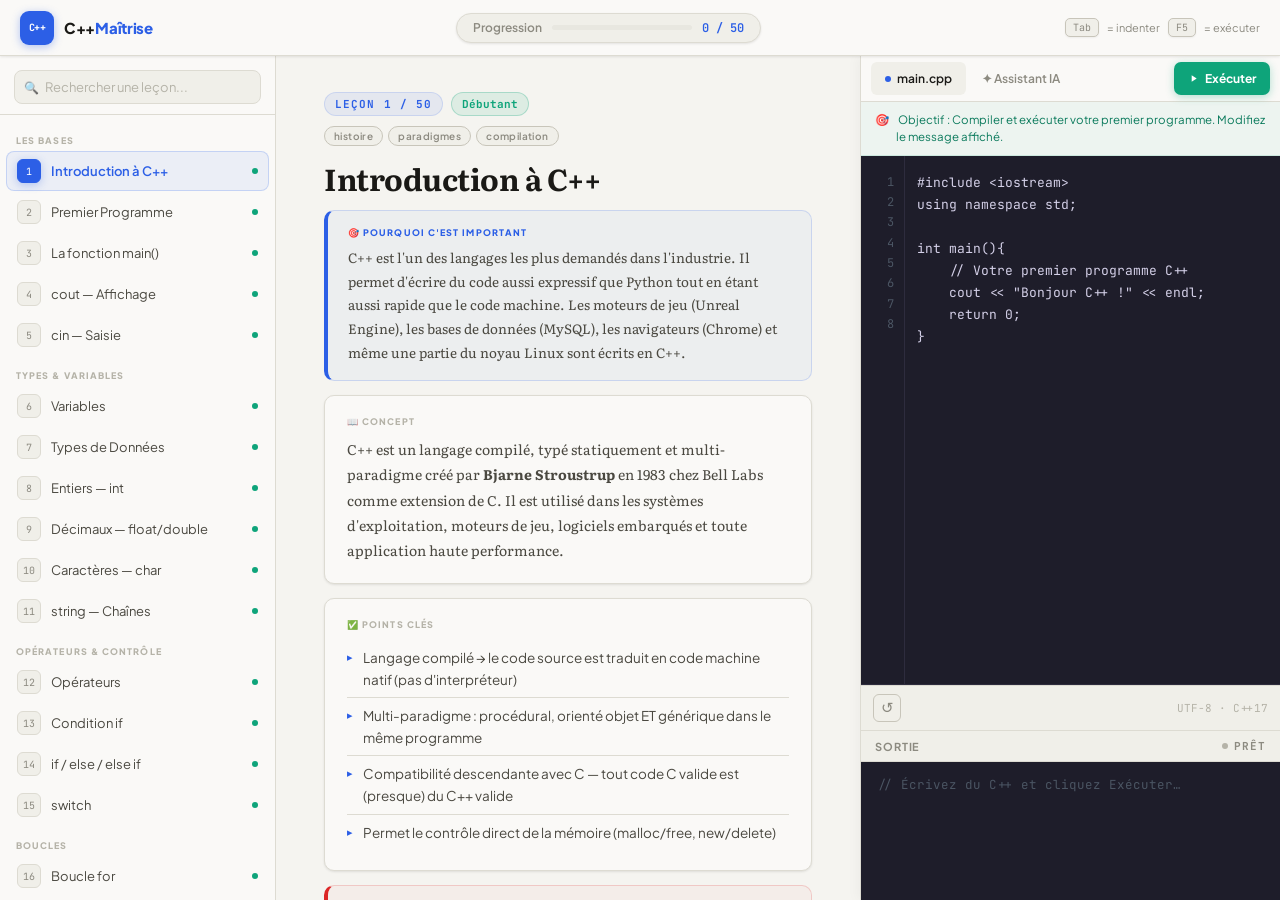
<file: cpp.html>
<!DOCTYPE html>
<html lang="fr">
<head>
<meta charset="UTF-8">
<meta name="viewport" content="width=device-width, initial-scale=1.0">
<title>C++ Maîtrise — 50 Leçons</title>
<link href="https://fonts.googleapis.com/css2?family=Literata:ital,wght@0,300;0,400;0,500;0,600;0,700;1,400&family=JetBrains+Mono:wght@400;500;600;700&family=Plus+Jakarta+Sans:wght@300;400;500;600;700;800&display=swap" rel="stylesheet">
<style>
:root {
  --bg:       #f5f4f0;
  --bg2:      #eeede8;
  --surface:  #faf9f7;
  --surface2: #f0efe9;
  --surface3: #e8e7e0;
  --border:   #dddbd2;
  --border2:  #c8c5ba;

  --ink:      #1a1916;
  --ink2:     #4a4840;
  --ink3:     #8c8a80;
  --ink4:     #b5b3a8;

  --accent:   #2c5fe6;
  --accent2:  #1a4dd4;
  --accent3:  #0ea47a;
  --accent4:  #e85c2a;
  --warn:     #d97706;

  --green:    #0ea47a;
  --red:      #dc2626;
  --gold:     #b45309;

  --diff-easy:   #0ea47a;
  --diff-medium: #d97706;
  --diff-hard:   #dc2626;

  --code-bg:  #1e1d2a;
  --code-txt: #d4d0e8;

  --radius: 10px;
  --shadow-sm: 0 1px 3px rgba(0,0,0,0.06), 0 1px 2px rgba(0,0,0,0.04);
  --shadow-md: 0 4px 16px rgba(0,0,0,0.08), 0 2px 4px rgba(0,0,0,0.04);
  --shadow-lg: 0 8px 32px rgba(0,0,0,0.12), 0 4px 8px rgba(0,0,0,0.06);
}

* { margin: 0; padding: 0; box-sizing: border-box; }
html, body { height: 100%; overflow: hidden; }

body {
  font-family: 'Plus Jakarta Sans', sans-serif;
  background: var(--bg);
  color: var(--ink);
  display: flex;
  flex-direction: column;
}

/* ── HEADER ─────────────────────────────────── */
.header {
  height: 56px;
  background: var(--surface);
  border-bottom: 1.5px solid var(--border);
  display: flex;
  align-items: center;
  padding: 0 20px;
  gap: 16px;
  flex-shrink: 0;
  z-index: 20;
  box-shadow: var(--shadow-sm);
}

.logo { display: flex; align-items: center; gap: 10px; text-decoration: none; }

.logo-icon {
  width: 34px; height: 34px;
  background: var(--accent);
  border-radius: 9px;
  display: flex; align-items: center; justify-content: center;
  font-family: 'JetBrains Mono', monospace;
  font-size: 10px; font-weight: 700; color: white;
  letter-spacing: -0.5px;
  box-shadow: 0 2px 8px rgba(44,95,230,0.35);
}

.logo-text { font-size: 15px; font-weight: 800; color: var(--ink); letter-spacing: -0.3px; }
.logo-text span { color: var(--accent); }

.header-center { flex: 1; display: flex; align-items: center; justify-content: center; }

.progress-wrap {
  display: flex; align-items: center; gap: 10px;
  background: var(--surface2);
  border: 1.5px solid var(--border);
  border-radius: 24px;
  padding: 6px 16px;
  box-shadow: var(--shadow-sm);
}

.progress-track {
  width: 140px; height: 5px;
  background: var(--surface3);
  border-radius: 99px; overflow: hidden;
}

.progress-fill {
  height: 100%;
  background: linear-gradient(90deg, var(--accent), var(--accent3));
  border-radius: 99px;
  transition: width 0.6s cubic-bezier(0.4,0,0.2,1);
}

.progress-label { font-size: 12px; font-weight: 600; color: var(--ink3); }
.progress-count { font-family: 'JetBrains Mono', monospace; font-size: 12px; font-weight: 600; color: var(--accent); }

.header-right { display: flex; align-items: center; gap: 8px; }

.kbd {
  font-family: 'JetBrains Mono', monospace;
  font-size: 10px;
  background: var(--surface2);
  border: 1.5px solid var(--border2);
  border-radius: 5px;
  padding: 2px 7px;
  color: var(--ink3);
  box-shadow: 0 1px 2px rgba(0,0,0,0.05);
}

/* ── LAYOUT ─────────────────────────────── */
.workspace { display: flex; flex: 1; overflow: hidden; }

/* ── SIDEBAR ─────────────────────────────── */
.sidebar {
  width: 276px;
  background: var(--surface);
  border-right: 1.5px solid var(--border);
  display: flex; flex-direction: column;
  flex-shrink: 0;
}

.sidebar-top { padding: 14px 14px 10px; border-bottom: 1px solid var(--border); }

.search-wrap { position: relative; }

.search-icon {
  position: absolute; left: 10px; top: 50%;
  transform: translateY(-50%);
  color: var(--ink4); font-size: 12px; pointer-events: none;
}

.search-input {
  width: 100%;
  background: var(--surface2);
  border: 1.5px solid var(--border);
  border-radius: 8px;
  padding: 8px 10px 8px 30px;
  color: var(--ink);
  font-family: 'Plus Jakarta Sans', sans-serif;
  font-size: 13px; outline: none; transition: border 0.15s;
}

.search-input:focus { border-color: var(--accent); background: white; }
.search-input::placeholder { color: var(--ink4); }

.lesson-list { flex: 1; overflow-y: auto; padding: 6px; }
.lesson-list::-webkit-scrollbar { width: 3px; }
.lesson-list::-webkit-scrollbar-thumb { background: var(--border2); border-radius: 2px; }

.chapter-label {
  font-size: 9px; font-weight: 800;
  text-transform: uppercase; letter-spacing: 0.12em;
  color: var(--ink4);
  padding: 14px 10px 5px;
}

.lesson-item {
  display: flex; align-items: center; gap: 10px;
  padding: 7px 10px;
  border-radius: 8px; cursor: pointer;
  transition: all 0.12s;
  border: 1.5px solid transparent;
  margin-bottom: 1px;
}

.lesson-item:hover { background: var(--bg2); }
.lesson-item.active { background: rgba(44,95,230,0.07); border-color: rgba(44,95,230,0.2); }

.lesson-num-badge {
  width: 24px; height: 24px;
  border-radius: 6px;
  background: var(--surface2);
  border: 1.5px solid var(--border);
  font-size: 10px;
  font-family: 'JetBrains Mono', monospace;
  display: flex; align-items: center; justify-content: center;
  flex-shrink: 0; color: var(--ink3); transition: all 0.12s;
}

.lesson-item.active .lesson-num-badge {
  background: var(--accent); border-color: var(--accent);
  color: white; box-shadow: 0 2px 8px rgba(44,95,230,0.3);
}

.lesson-item.done .lesson-num-badge {
  background: rgba(14,164,122,0.1); border-color: var(--green); color: var(--green);
}

.lesson-item-title { font-size: 13px; color: var(--ink2); line-height: 1.3; flex: 1; transition: color 0.12s; }
.lesson-item.active .lesson-item-title { color: var(--accent); font-weight: 600; }

.diff-dot {
  width: 6px; height: 6px; border-radius: 50%; flex-shrink: 0;
}
.diff-dot.easy   { background: var(--diff-easy); }
.diff-dot.medium { background: var(--diff-medium); }
.diff-dot.hard   { background: var(--diff-hard); }

/* ── MAIN ─────────────────────────────────── */
.main-area { flex: 1; display: flex; flex-direction: column; overflow: hidden; }

.lesson-view {
  flex: 1; overflow-y: auto;
  padding: 36px 48px;
  background: var(--bg);
}

.lesson-view::-webkit-scrollbar { width: 4px; }
.lesson-view::-webkit-scrollbar-thumb { background: var(--border2); border-radius: 2px; }

/* ── Lesson meta bar ── */
.lesson-meta {
  display: flex; align-items: center; gap: 8px;
  margin-bottom: 10px; flex-wrap: wrap;
}

.lesson-badge {
  display: inline-flex; align-items: center; gap: 7px;
  font-size: 11px; font-weight: 700;
  text-transform: uppercase; letter-spacing: 0.1em;
  color: var(--accent);
  font-family: 'JetBrains Mono', monospace;
  background: rgba(44,95,230,0.08);
  padding: 4px 10px; border-radius: 20px;
  border: 1px solid rgba(44,95,230,0.15);
}

.diff-badge {
  display: inline-flex; align-items: center; gap: 5px;
  font-size: 11px; font-weight: 700;
  padding: 4px 10px; border-radius: 20px;
  font-family: 'JetBrains Mono', monospace;
}
.diff-badge.easy   { color: var(--diff-easy);   background: rgba(14,164,122,0.1);  border: 1px solid rgba(14,164,122,0.25); }
.diff-badge.medium { color: var(--diff-medium);  background: rgba(217,119,6,0.1);   border: 1px solid rgba(217,119,6,0.25); }
.diff-badge.hard   { color: var(--diff-hard);    background: rgba(220,38,38,0.08);  border: 1px solid rgba(220,38,38,0.2); }

.concept-tags {
  display: flex; flex-wrap: wrap; gap: 5px;
  margin-bottom: 14px;
}

.concept-tag {
  font-size: 10px; font-weight: 600;
  padding: 3px 9px; border-radius: 12px;
  background: var(--surface2); border: 1px solid var(--border2);
  color: var(--ink3); letter-spacing: 0.04em;
}

.lesson-title-main {
  font-family: 'Literata', serif;
  font-size: 30px; font-weight: 700; line-height: 1.2;
  margin-bottom: 4px; color: var(--ink); letter-spacing: -0.5px;
}

.lesson-title-main span { color: var(--accent3); }

.lesson-subtitle {
  font-size: 14px; color: var(--ink3);
  margin-bottom: 20px;
  font-style: italic; font-family: 'Literata', serif;
}

/* Concept blocks */
.concept-block {
  background: var(--surface);
  border: 1.5px solid var(--border);
  border-radius: var(--radius);
  padding: 20px 22px; margin: 14px 0;
  box-shadow: var(--shadow-sm);
  animation: fadeUp 0.35s ease both;
}

.concept-block + .concept-block { animation-delay: 0.06s; }

@keyframes fadeUp {
  from { opacity: 0; transform: translateY(10px); }
  to   { opacity: 1; transform: translateY(0); }
}

.concept-block h3 {
  font-size: 9px; text-transform: uppercase;
  letter-spacing: 0.12em; color: var(--ink4);
  font-weight: 800; margin-bottom: 10px;
}

.concept-block p {
  font-size: 14px; line-height: 1.8;
  color: var(--ink2); font-family: 'Literata', serif;
}

.concept-block code {
  font-family: 'JetBrains Mono', monospace;
  background: rgba(44,95,230,0.07); padding: 1px 5px;
  border-radius: 3px; font-size: 12px; color: var(--accent2);
}

/* ── Why block ── */
.why-block {
  background: rgba(44,95,230,0.04);
  border: 1.5px solid rgba(44,95,230,0.18);
  border-left: 4px solid var(--accent);
  border-radius: var(--radius);
  padding: 16px 20px; margin: 14px 0;
  animation: fadeUp 0.35s ease 0.03s both;
}

.why-block h3 {
  font-size: 9px; text-transform: uppercase;
  letter-spacing: 0.12em; color: var(--accent);
  font-weight: 800; margin-bottom: 8px;
}

.why-block p {
  font-size: 13.5px; line-height: 1.75;
  color: var(--ink2); font-family: 'Literata', serif;
}

/* ── Pitfalls block ── */
.pitfalls-block {
  background: rgba(220,38,38,0.03);
  border: 1.5px solid rgba(220,38,38,0.18);
  border-left: 4px solid #dc2626;
  border-radius: var(--radius);
  padding: 16px 20px; margin: 14px 0;
  animation: fadeUp 0.35s ease 0.09s both;
}

.pitfalls-block h3 {
  font-size: 9px; text-transform: uppercase;
  letter-spacing: 0.12em; color: #dc2626;
  font-weight: 800; margin-bottom: 8px;
}

.pitfall-item {
  display: flex; align-items: flex-start; gap: 9px;
  padding: 5px 0; border-bottom: 1px solid rgba(220,38,38,0.1);
}
.pitfall-item:last-child { border-bottom: none; }
.pitfall-item::before {
  content: '⚠';
  font-size: 12px; color: #dc2626;
  margin-top: 1px; flex-shrink: 0;
}
.pitfall-item span {
  font-size: 13px; color: var(--ink2); line-height: 1.6;
}

/* ── Complexity block ── */
.complexity-block {
  background: rgba(14,164,122,0.03);
  border: 1.5px solid rgba(14,164,122,0.2);
  border-radius: var(--radius);
  padding: 16px 20px; margin: 14px 0;
  animation: fadeUp 0.35s ease 0.12s both;
}

.complexity-block h3 {
  font-size: 9px; text-transform: uppercase;
  letter-spacing: 0.12em; color: var(--green);
  font-weight: 800; margin-bottom: 10px;
}

.complexity-row {
  display: flex; align-items: center; gap: 12px;
  padding: 5px 0; border-bottom: 1px solid rgba(14,164,122,0.1);
}
.complexity-row:last-child { border-bottom: none; }

.complexity-label {
  font-family: 'JetBrains Mono', monospace;
  font-size: 11px; font-weight: 700;
  color: var(--green);
  min-width: 90px;
}

.complexity-desc { font-size: 12.5px; color: var(--ink3); }

/* ── Links block ── */
.links-block {
  background: var(--surface2);
  border: 1.5px solid var(--border);
  border-radius: var(--radius);
  padding: 14px 18px; margin: 14px 0;
  animation: fadeUp 0.35s ease 0.15s both;
}

.links-block h3 {
  font-size: 9px; text-transform: uppercase;
  letter-spacing: 0.12em; color: var(--ink4);
  font-weight: 800; margin-bottom: 8px;
}

.links-row { display: flex; flex-wrap: wrap; gap: 6px; }

.lesson-link {
  font-size: 11px; padding: 4px 10px;
  border-radius: 12px; cursor: pointer;
  border: 1.5px solid var(--border2);
  color: var(--ink3); background: var(--surface);
  transition: all 0.12s; font-weight: 500;
}

.lesson-link:hover { border-color: var(--accent); color: var(--accent); background: rgba(44,95,230,0.05); }

/* Key points */
.key-point {
  display: flex; align-items: flex-start; gap: 10px;
  padding: 7px 0; border-bottom: 1px solid var(--border);
}
.key-point:last-child { border-bottom: none; }
.key-point::before { content: '▸'; color: var(--accent); font-size: 11px; margin-top: 3px; flex-shrink: 0; }
.key-point-text { font-size: 13.5px; color: var(--ink2); line-height: 1.6; }

/* Code block */
.code-block {
  background: var(--code-bg);
  border: 1.5px solid #2e2c3e;
  border-radius: var(--radius); margin: 20px 0;
  overflow: hidden; box-shadow: var(--shadow-md);
  animation: fadeUp 0.35s ease 0.12s both;
}

.code-header {
  display: flex; align-items: center;
  padding: 10px 16px;
  background: rgba(255,255,255,0.03);
  border-bottom: 1px solid #2e2c3e; gap: 8px;
}

.code-dots { display: flex; gap: 5px; }
.dot { width: 10px; height: 10px; border-radius: 50%; }
.dot.red    { background: #ff5f57; }
.dot.yellow { background: #febc2e; }
.dot.green  { background: #28c840; }

.code-filename { font-family: 'JetBrains Mono', monospace; font-size: 11px; color: #6b7280; flex: 1; margin-left: 4px; }

.copy-btn {
  background: rgba(255,255,255,0.06); border: 1px solid rgba(255,255,255,0.1);
  color: #9ca3af; font-size: 11px; padding: 3px 10px;
  border-radius: 5px; cursor: pointer;
  font-family: 'Plus Jakarta Sans', sans-serif; transition: all 0.15s;
}
.copy-btn:hover { color: white; border-color: rgba(255,255,255,0.25); }

.code-body {
  padding: 20px 24px;
  font-family: 'JetBrains Mono', monospace;
  font-size: 13px; line-height: 1.75;
  overflow-x: auto; white-space: pre; color: var(--code-txt);
}

/* Syntax */
.kw  { color: #c084fc; }
.ty  { color: #7dd3fc; }
.str { color: #86efac; }
.cmt { color: #4b5563; font-style: italic; }
.num { color: #fdba74; }
.fn  { color: #67e8f9; }
.inc { color: #fcd34d; }

/* Nav buttons */
.nav-buttons {
  display: flex; align-items: center; gap: 10px;
  margin-top: 36px; padding-top: 24px;
  border-top: 1.5px solid var(--border);
}

.btn-nav {
  padding: 10px 20px; border-radius: 8px;
  border: 1.5px solid var(--border2);
  background: var(--surface); color: var(--ink2);
  font-family: 'Plus Jakarta Sans', sans-serif;
  font-size: 13px; font-weight: 600; cursor: pointer;
  transition: all 0.12s; display: flex; align-items: center; gap: 6px;
  box-shadow: var(--shadow-sm);
}

.btn-nav:hover { border-color: var(--accent); color: var(--accent); background: rgba(44,95,230,0.04); }

.btn-nav.primary {
  background: var(--accent); border-color: var(--accent);
  color: white; margin-left: auto;
  box-shadow: 0 4px 14px rgba(44,95,230,0.3);
}

.btn-nav.primary:hover {
  background: var(--accent2);
  box-shadow: 0 4px 20px rgba(44,95,230,0.45);
  transform: translateY(-1px);
}

.btn-nav.done-style { border-color: var(--green); color: var(--green); background: rgba(14,164,122,0.06); }

/* ── EDITOR PANEL ──────────────────────────── */
.editor-panel {
  width: 420px; flex-shrink: 0;
  background: var(--surface);
  border-left: 1.5px solid var(--border);
  display: flex; flex-direction: column;
  box-shadow: -2px 0 12px rgba(0,0,0,0.04);
}

.editor-header {
  height: 46px; border-bottom: 1.5px solid var(--border);
  display: flex; align-items: stretch;
  gap: 2px; padding: 6px 10px; background: var(--surface);
}

.etab {
  padding: 0 14px; font-size: 12px; font-weight: 600;
  border-radius: 6px; cursor: pointer; color: var(--ink3);
  transition: all 0.12s; border: none; background: transparent;
  font-family: 'Plus Jakarta Sans', sans-serif;
  display: flex; align-items: center; gap: 6px;
}

.etab.active { background: var(--surface2); color: var(--ink); }
.etab .tab-dot { width: 6px; height: 6px; border-radius: 50%; background: var(--accent); }

.run-btn {
  margin-left: auto; padding: 5px 14px;
  background: var(--accent3); color: white;
  border: none; border-radius: 7px;
  font-size: 12px; font-weight: 700; cursor: pointer;
  font-family: 'Plus Jakarta Sans', sans-serif;
  display: flex; align-items: center; gap: 6px; transition: all 0.15s;
  box-shadow: 0 2px 8px rgba(14,164,122,0.3);
}

.run-btn:hover { box-shadow: 0 2px 14px rgba(14,164,122,0.45); transform: translateY(-1px); }

.editor-body { flex: 1; display: flex; flex-direction: column; overflow: hidden; }

.tab-pane { display: none; flex: 1; flex-direction: column; overflow: hidden; }
.tab-pane.active { display: flex; }

.editor-area {
  flex: 1; display: flex; overflow: hidden;
  background: var(--code-bg);
  border-bottom: 1px solid #2e2c3e; position: relative;
}

.line-numbers {
  padding: 16px 10px 16px 14px;
  font-family: 'JetBrains Mono', monospace;
  font-size: 12px; line-height: 1.7;
  color: #4b5563; text-align: right; user-select: none;
  border-right: 1px solid #2e2c3e;
  min-width: 44px; flex-shrink: 0;
  display: flex; flex-direction: column;
}

.line-numbers span { display: block; height: 1.7em; }

textarea#editor {
  flex: 1; background: var(--code-bg);
  border: none; color: #d4d0e8;
  font-family: 'JetBrains Mono', monospace; font-size: 13px;
  padding: 16px 16px 16px 12px;
  resize: none; outline: none; line-height: 1.7; tab-size: 2;
  caret-color: var(--accent3);
}

.editor-footer {
  padding: 8px 12px; border-top: 1px solid var(--border);
  display: flex; align-items: center; gap: 8px; background: var(--surface2);
}

.reset-btn {
  background: transparent; border: 1.5px solid var(--border2);
  color: var(--ink3); font-size: 15px; width: 28px; height: 28px;
  border-radius: 6px; cursor: pointer; transition: all 0.12s;
  display: flex; align-items: center; justify-content: center;
}

.reset-btn:hover { border-color: var(--warn); color: var(--warn); }
.editor-hint { font-size: 11px; color: var(--ink4); margin-left: auto; font-family: 'JetBrains Mono', monospace; }

/* Exercise goal */
.exercise-goal {
  padding: 9px 14px;
  background: rgba(14,164,122,0.05);
  border-bottom: 1px solid rgba(14,164,122,0.15);
  font-size: 11.5px; color: #0a7a5c;
  font-family: 'Plus Jakarta Sans', sans-serif;
  display: flex; align-items: flex-start; gap: 7px;
  line-height: 1.5;
}

.exercise-goal strong { font-weight: 700; }

/* Output */
.output-panel {
  height: 170px; border-top: 1.5px solid var(--border);
  display: flex; flex-direction: column;
}

.output-head {
  padding: 8px 14px; border-bottom: 1px solid var(--border);
  display: flex; align-items: center; gap: 8px; background: var(--surface2);
}

.output-head span {
  font-size: 11px; font-weight: 700;
  text-transform: uppercase; letter-spacing: 0.08em; color: var(--ink3);
}

.output-status {
  margin-left: auto; display: flex; align-items: center; gap: 6px;
  font-size: 11px; color: var(--ink3); font-family: 'JetBrains Mono', monospace;
}

.status-dot {
  width: 6px; height: 6px; border-radius: 50%;
  background: var(--ink4); transition: background 0.3s;
}

#output {
  flex: 1; overflow-y: auto; padding: 12px 16px;
  font-family: 'JetBrains Mono', monospace;
  font-size: 12.5px; line-height: 1.7; background: var(--code-bg);
}

#output::-webkit-scrollbar { width: 3px; }
#output::-webkit-scrollbar-thumb { background: #3e3c52; }

.output-line { display: block; color: #86efac; }
.output-line.info { color: #4b5563; }
.output-line.err  { color: #f87171; }

/* ── AI ASSISTANT ──────────────────────────── */
.ai-pane { display: none; flex: 1; flex-direction: column; overflow: hidden; }
.ai-pane.active { display: flex; }

.ai-messages {
  flex: 1; overflow-y: auto; padding: 14px;
  display: flex; flex-direction: column; gap: 10px;
  background: var(--bg2);
}
.ai-messages::-webkit-scrollbar { width: 3px; }
.ai-messages::-webkit-scrollbar-thumb { background: var(--border2); }

.msg {
  padding: 10px 14px; border-radius: 10px;
  font-size: 13px; line-height: 1.65;
  max-width: 92%; animation: msgIn 0.2s ease;
}

@keyframes msgIn {
  from { opacity: 0; transform: translateY(6px); }
  to   { opacity: 1; transform: translateY(0); }
}

.msg.user {
  background: rgba(44,95,230,0.1); border: 1.5px solid rgba(44,95,230,0.2);
  color: var(--accent2); align-self: flex-end;
}

.msg.ai {
  background: var(--surface); border: 1.5px solid var(--border);
  color: var(--ink2); align-self: flex-start; box-shadow: var(--shadow-sm);
}

.msg.ai code {
  font-family: 'JetBrains Mono', monospace;
  background: rgba(44,95,230,0.08); padding: 1px 5px;
  border-radius: 3px; font-size: 12px; color: var(--accent);
}

.typing-indicator {
  display: none; align-items: center; gap: 5px; padding: 10px 14px;
  background: var(--surface); border: 1.5px solid var(--border);
  border-radius: 10px; width: fit-content; align-self: flex-start;
  box-shadow: var(--shadow-sm);
}
.typing-indicator.show { display: flex; }

.typing-indicator span {
  width: 6px; height: 6px; background: var(--accent);
  border-radius: 50%; animation: typing 1.2s infinite;
}
.typing-indicator span:nth-child(2) { animation-delay: 0.2s; }
.typing-indicator span:nth-child(3) { animation-delay: 0.4s; }

@keyframes typing {
  0%, 60%, 100% { transform: translateY(0); opacity: 0.3; }
  30% { transform: translateY(-5px); opacity: 1; }
}

.ai-input-row {
  padding: 12px; border-top: 1.5px solid var(--border);
  display: flex; gap: 8px; align-items: flex-end; background: var(--surface);
}

.ai-input {
  flex: 1; background: var(--surface2); border: 1.5px solid var(--border);
  border-radius: 8px; padding: 9px 12px; color: var(--ink);
  font-family: 'Plus Jakarta Sans', sans-serif; font-size: 13px;
  outline: none; resize: none; line-height: 1.5;
  min-height: 38px; max-height: 90px; transition: border 0.12s;
}

.ai-input:focus { border-color: var(--accent); background: white; }
.ai-input::placeholder { color: var(--ink4); }

.send-btn {
  width: 36px; height: 36px; border-radius: 8px;
  background: var(--accent); border: none; color: white;
  font-size: 16px; cursor: pointer; display: flex;
  align-items: center; justify-content: center;
  transition: all 0.15s; flex-shrink: 0;
  box-shadow: 0 2px 8px rgba(44,95,230,0.3);
}

.send-btn:hover { background: var(--accent2); transform: scale(1.05); }

.ai-suggestions {
  display: flex; flex-wrap: wrap; gap: 6px;
  padding: 10px 12px; border-top: 1px solid var(--border); background: var(--surface2);
}

.ai-chip {
  font-size: 11px; padding: 4px 10px; border-radius: 20px;
  border: 1.5px solid var(--border2); color: var(--ink3); cursor: pointer;
  transition: all 0.12s; font-family: 'Plus Jakarta Sans', sans-serif;
  font-weight: 500; background: var(--surface);
}
.ai-chip:hover { border-color: var(--accent); color: var(--accent); background: rgba(44,95,230,0.05); }

/* ── MODAL ─────────────────────────────────── */
.modal-overlay {
  display: none; position: fixed; inset: 0;
  background: rgba(26,25,22,0.5); backdrop-filter: blur(6px);
  z-index: 100; align-items: center; justify-content: center;
}
.modal-overlay.show { display: flex; }

.modal {
  background: var(--surface); border: 1.5px solid var(--border);
  border-radius: 16px; padding: 44px 52px;
  text-align: center; max-width: 420px;
  box-shadow: var(--shadow-lg);
  animation: modalIn 0.4s cubic-bezier(0.34,1.56,0.64,1);
}

@keyframes modalIn {
  from { opacity: 0; transform: scale(0.82) translateY(20px); }
  to   { opacity: 1; transform: scale(1) translateY(0); }
}

.modal-emoji { font-size: 52px; margin-bottom: 16px; }

.modal h2 {
  font-family: 'Literata', serif; font-size: 24px; font-weight: 700;
  margin-bottom: 10px; color: var(--ink);
}

.modal p {
  font-size: 14px; color: var(--ink2);
  line-height: 1.7; margin-bottom: 28px;
  font-family: 'Literata', serif;
}

.modal-btn {
  padding: 11px 30px; background: var(--accent);
  border: none; border-radius: 8px; color: white;
  font-size: 14px; font-weight: 700; cursor: pointer;
  font-family: 'Plus Jakarta Sans', sans-serif;
  box-shadow: 0 4px 16px rgba(44,95,230,0.3); transition: all 0.15s;
}
.modal-btn:hover { background: var(--accent2); }

::-webkit-scrollbar { width: 4px; height: 4px; }
::-webkit-scrollbar-track { background: transparent; }
::-webkit-scrollbar-thumb { background: var(--border2); border-radius: 2px; }
</style>
</head>
<body>

<!-- HEADER -->
<header class="header">
  <div class="logo">
    <div class="logo-icon">C++</div>
    <div class="logo-text">C++<span>Maîtrise</span></div>
  </div>

  <div class="header-center">
    <div class="progress-wrap">
      <span class="progress-label">Progression</span>
      <div class="progress-track"><div class="progress-fill" id="progressFill" style="width:0%"></div></div>
      <span class="progress-count" id="lessonCount">0 / 50</span>
    </div>
  </div>

  <div class="header-right">
    <span class="kbd">Tab</span><span style="font-size:11px;color:var(--ink3)">= indenter</span>
    <span class="kbd">F5</span><span style="font-size:11px;color:var(--ink3)">= exécuter</span>
  </div>
</header>

<div class="workspace">

  <!-- SIDEBAR -->
  <aside class="sidebar">
    <div class="sidebar-top">
      <div class="search-wrap">
        <span class="search-icon">🔍</span>
        <input class="search-input" id="searchInput" type="text" placeholder="Rechercher une leçon..." oninput="filterLessons()">
      </div>
    </div>
    <div class="lesson-list" id="sidebarList"></div>
  </aside>

  <!-- MAIN -->
  <main class="main-area">
    <div class="lesson-view" id="lessonView"></div>
  </main>

  <!-- EDITOR PANEL -->
  <section class="editor-panel">
    <div class="editor-header">
      <button class="etab active" id="tab-editor" onclick="switchTab('editor')">
        <span class="tab-dot"></span>main.cpp
      </button>
      <button class="etab" id="tab-ai" onclick="switchTab('ai')">
        ✦ Assistant IA
      </button>
      <button class="run-btn" onclick="runCode()" title="Exécuter (F5)">
        <svg width="11" height="11" viewBox="0 0 24 24" fill="currentColor"><path d="M8 5v14l11-7z"/></svg>
        Exécuter
      </button>
    </div>

    <div class="editor-body">

      <!-- CODE EDITOR PANE -->
      <div class="tab-pane active" id="pane-editor">
        <div id="exerciseGoal" class="exercise-goal" style="display:none"></div>
        <div class="editor-area">
          <div class="line-numbers" id="lineNumbers"></div>
          <textarea id="editor" spellcheck="false" autocorrect="off" autocapitalize="off"
            oninput="updateLineNumbers()"
            onkeydown="handleEditorKey(event)"></textarea>
        </div>
        <div class="editor-footer">
          <button class="reset-btn" onclick="resetCode()" title="Réinitialiser">↺</button>
          <span class="editor-hint" id="editorHint">UTF-8 · C++17</span>
        </div>
      </div>

      <!-- AI PANE -->
      <div class="tab-pane" id="pane-ai">
        <div class="ai-pane active" id="aiPane">
          <div class="ai-messages" id="aiMessages">
            <div class="msg ai">
              Bonjour ! Je suis votre assistant C++. Posez-moi des questions sur la leçon actuelle, le code ou n'importe quel concept C++. 🚀
            </div>
          </div>
          <div class="typing-indicator" id="typingIndicator">
            <span></span><span></span><span></span>
          </div>
        </div>
        <div class="ai-suggestions" id="aiSuggestions">
          <button class="ai-chip" onclick="askChip(this)">Expliquer ce code</button>
          <button class="ai-chip" onclick="askChip(this)">Exemple pratique</button>
          <button class="ai-chip" onclick="askChip(this)">Erreurs courantes</button>
          <button class="ai-chip" onclick="askChip(this)">Exercice pratique</button>
        </div>
        <div class="ai-input-row">
          <textarea class="ai-input" id="aiInput" placeholder="Question sur C++..." rows="1"
            onkeydown="handleAiKey(event)"></textarea>
          <button class="send-btn" onclick="sendAiMessage()" title="Envoyer">➤</button>
        </div>
      </div>

    </div>

    <!-- OUTPUT -->
    <div class="output-panel">
      <div class="output-head">
        <span>Sortie</span>
        <div class="output-status">
          <div class="status-dot" id="statusDot"></div>
          <span id="statusText">Prêt</span>
        </div>
      </div>
      <div id="output">
        <span class="output-line info">// Écrivez du C++ et cliquez Exécuter…</span>
      </div>
    </div>
  </section>

</div>

<!-- CONGRATS MODAL -->
<div class="modal-overlay" id="congratsModal">
  <div class="modal">
    <div class="modal-emoji">🎉</div>
    <h2>Leçon terminée !</h2>
    <p id="modalMsg">Excellent travail. Continuez sur votre lancée !</p>
    <button class="modal-btn" onclick="closeModal()">Leçon suivante →</button>
  </div>
</div>

<script>
/* ─── DATA ───────────────────────────────────────────────────────── */
const lessons = [
  {
    num:1, title:"Introduction à C++", chapter:"Les Bases",
    difficulty:"easy", tags:["histoire","paradigmes","compilation"],
    desc:"C++ est un langage compilé, typé statiquement et multi-paradigme créé par <strong>Bjarne Stroustrup</strong> en 1983 chez Bell Labs comme extension de C. Il est utilisé dans les systèmes d'exploitation, moteurs de jeu, logiciels embarqués et toute application haute performance.",
    why:"C++ est l'un des langages les plus demandés dans l'industrie. Il permet d'écrire du code aussi expressif que Python tout en étant aussi rapide que le code machine. Les moteurs de jeu (Unreal Engine), les bases de données (MySQL), les navigateurs (Chrome) et même une partie du noyau Linux sont écrits en C++.",
    points:["Langage compilé → le code source est traduit en code machine natif (pas d'interpréteur)","Multi-paradigme : procédural, orienté objet ET générique dans le même programme","Compatibilité descendante avec C — tout code C valide est (presque) du C++ valide","Permet le contrôle direct de la mémoire (malloc/free, new/delete)"],
    pitfalls:["Ne pas confondre C et C++ : ils partagent une syntaxe de base mais sont des langages différents","C++ est verbeux comparé à Python — la concision n'est pas son objectif premier","La compilation peut prendre du temps sur de gros projets"],
    links:[],
    code:`// Fichier d'en-tête standard d'entrée/sortie
#include <iostream>
using namespace std;

// C++ est compilé en code machine natif
// Étapes : source.cpp → compilateur → binaire exécutable
// g++ source.cpp -o programme   ← ligne de compilation

// Paradigmes supportés :
// 1. Procédural  : void ma_fonction() { ... }
// 2. Objet       : class MaClasse { ... };
// 3. Générique   : template<class T> T maxi(T a, T b);`,
    starter:`#include <iostream>
using namespace std;

int main(){
    // Votre premier programme C++
    cout << "Bonjour C++ !" << endl;
    return 0;
}`,
    exerciseGoal:"Objectif : Compiler et exécuter votre premier programme. Modifiez le message affiché."
  },
  {
    num:2, title:"Premier Programme", chapter:null,
    difficulty:"easy", tags:["iostream","main","cout"],
    desc:"Le programme « Hello World » est la tradition d'entrée de tout langage. En C++, il nécessite l'inclusion de la bibliothèque <code>&lt;iostream&gt;</code> pour accéder aux flux d'entrée/sortie standard.",
    why:"Comprendre la structure minimale d'un programme C++ est indispensable. Chaque élément — l'include, le namespace, main(), cout, return — a un rôle précis que vous retrouverez dans chaque programme C++ que vous écrirez.",
    points:["<code>#include &lt;iostream&gt;</code> importe les objets cin/cout/cerr","<code>using namespace std;</code> évite d'écrire <code>std::cout</code> à chaque fois","<code>main()</code> est le point d'entrée appelé par le système d'exploitation","<code>cout &lt;&lt; ... &lt;&lt; endl;</code> affiche du texte et va à la ligne","<code>return 0;</code> signale au système que le programme a réussi (0 = succès)"],
    pitfalls:["Oublier <code>return 0;</code> (techniquement optionnel en C++11 mais bonne pratique)","Confondre <code>cout</code> (sortie) et <code>cin</code> (entrée)","<code>endl</code> vide le buffer en plus d'aller à la ligne — <code>'\\n'</code> est plus rapide"],
    links:[{num:4, title:"cout"}],
    code:`#include <iostream>
using namespace std;

int main(){
    cout << "Hello, World!" << endl;
    return 0;  // 0 = succès, autre = erreur
}

// Décomposition :
// #include <iostream>  ← inclut la bibliothèque d'entrée/sortie
// using namespace std; ← utilise le namespace standard
// int main()           ← fonction principale, retourne un int
// cout << "..."        ← envoie du texte vers la sortie standard
// << endl              ← ajoute un retour à la ligne + vide le buffer
// return 0;            ← code de sortie du programme`,
    starter:`#include <iostream>
using namespace std;

int main(){
    cout << "Hello, World!" << endl;
    cout << "Mon premier programme C++" << endl;
    return 0;
}`,
    exerciseGoal:"Objectif : Affichez deux lignes de votre choix. Essayez aussi '\\n' à la place de endl."
  },
  {
    num:3, title:"La fonction main()", chapter:null,
    difficulty:"easy", tags:["main","point d'entrée","arguments"],
    desc:"<code>main()</code> est le point d'entrée obligatoire de tout programme C++. Le système d'exploitation appelle cette fonction lors du démarrage du programme. Elle retourne un entier (<code>int</code>) qui indique le statut de sortie.",
    why:"Comprendre main() est crucial car c'est là que tout commence. La version avec arguments (<code>argc</code>, <code>argv</code>) est utilisée dans presque tous les outils en ligne de commande professionnels pour recevoir des paramètres.",
    points:["Retourne toujours <code>int</code> — 0 signifie succès, tout autre valeur signifie une erreur","<code>argc</code> (argument count) = nombre d'arguments (au minimum 1 : le nom du programme)","<code>argv</code> (argument values) = tableau de chaînes de caractères","<code>argv[0]</code> est toujours le chemin vers l'exécutable lui-même"],
    pitfalls:["Ne jamais déclarer main() avec un type de retour <code>void</code> (interdit en C++)","<code>argv</code> est un tableau de C-strings, pas de std::string — conversion nécessaire"],
    links:[{num:1, title:"Introduction C++"}, {num:4, title:"cout"}],
    code:`// Version simple — la plus courante
int main(){
    return 0;
}

// Version avec arguments de la ligne de commande
int main(int argc, char* argv[]){
    // argc : nombre d'arguments (inclut le nom du programme)
    // argv : tableau de char* (C-strings)
    // Exemple : ./prog hello 42  → argc=3, argv[1]="hello", argv[2]="42"

    for(int i = 0; i < argc; i++){
        cout << "arg[" << i << "] = " << argv[i] << endl;
    }
    return 0;  // EXIT_SUCCESS
    // return 1;  // EXIT_FAILURE
}`,
    starter:`#include <iostream>
using namespace std;

int main(){
    cout << "Programme démarré" << endl;
    return 0;
}`,
    exerciseGoal:"Objectif : Affichez un message de démarrage et un message de fin avant return 0."
  },
  {
    num:4, title:"cout — Affichage", chapter:null,
    difficulty:"easy", tags:["cout","endl","opérateur <<"],
    desc:"<code>cout</code> (character output) est l'objet de sortie standard défini dans <code>&lt;iostream&gt;</code>. Il représente le flux de sortie standard (terminal). Il utilise l'opérateur de flux <code>&lt;&lt;</code> pour envoyer des données vers la console.",
    why:"cout est votre principal outil de débogage et d'affichage. Savoir l'utiliser efficacement — formater des nombres, chaîner des sorties, contrôler les sauts de ligne — vous sera utile dans 100% de vos programmes.",
    points:["<code>&lt;&lt;</code> est l'opérateur d'insertion de flux","Chaînage possible : <code>cout &lt;&lt; a &lt;&lt; b &lt;&lt; c;</code>","<code>endl</code> = saut de ligne + vidage du buffer (flush)","<code>'\\n'</code> = saut de ligne uniquement (plus rapide)","<code>cerr</code> = sortie d'erreur standard (non bufferisée)"],
    pitfalls:["Abuser de <code>endl</code> dans une boucle est lent — préférez <code>'\\n'</code>","Ne pas confondre <code>&lt;&lt;</code> (insertion) et <code>&gt;&gt;</code> (extraction pour cin)"],
    links:[{num:5, title:"cin"}],
    code:`#include <iostream>
#include <iomanip>  // pour setprecision, setw
using namespace std;

int main(){
    // Affichage basique
    cout << "Texte simple" << endl;
    cout << "Valeur: " << 42 << endl;

    // Chaîner plusieurs valeurs
    cout << "A" << " " << "B" << " " << "C" << endl;

    // Séquences d'échappement
    cout << "Ligne 1\nLigne 2\n";
    cout << "Tabulation:\tici" << endl;
    cout << "Guillemets: \"bonjour\"" << endl;

    // Formatage numérique
    cout << fixed << setprecision(2) << 3.14159 << endl;  // 3.14
    cout << setw(10) << "droite" << endl;  // aligné à droite

    // Affichage d'un booléen
    cout << boolalpha << true << endl;  // "true" au lieu de 1
    return 0;
}`,
    starter:`#include <iostream>
using namespace std;

int main(){
    cout << "Bonjour !" << endl;
    cout << "Votre nom : " << "Thierno" << endl;
    cout << "Votre âge : " << 25 << endl;
    return 0;
}`,
    exerciseGoal:"Objectif : Affichez votre nom, âge et ville sur 3 lignes séparées. Essayez '\\n' vs endl."
  },
  {
    num:5, title:"cin — Saisie", chapter:null,
    difficulty:"easy", tags:["cin","getline","saisie utilisateur"],
    desc:"<code>cin</code> (character input) est l'objet d'entrée standard. Il lit les données depuis le clavier. L'opérateur <code>&gt;&gt;</code> extrait les données du flux d'entrée et les stocke dans une variable.",
    why:"Tout programme interactif a besoin de lire des données utilisateur. cin est la façon standard de le faire. Comprendre ses limites (arrêt sur espace, gestion du buffer) vous évitera des bugs courants dans vos programmes.",
    points:["<code>&gt;&gt;</code> est l'opérateur d'extraction de flux","<code>cin &gt;&gt; x</code> ignore les espaces de début et s'arrête au premier espace","<code>getline(cin, str)</code> lit une ligne entière (avec espaces)","Après <code>cin &gt;&gt;</code>, le buffer contient encore le <code>'\\n'</code> — pensez à le vider"],
    pitfalls:["cin >> string ne lit qu'un mot (s'arrête sur espace) — utiliser getline() pour les phrases","Mélanger cin >> et getline() cause des problèmes de buffer — ajouter cin.ignore() entre les deux","Pas de vérification automatique du type — entrer du texte pour un int ne plantera pas proprement"],
    links:[{num:4, title:"cout"}, {num:6, title:"Variables"}],
    code:`#include <iostream>
#include <string>
using namespace std;

int main(){
    int age;
    string mot, phrase;

    // Lire un mot (s'arrête sur espace)
    cout << "Mot : ";
    cin >> mot;

    // Vider le buffer AVANT getline
    cin.ignore();

    // Lire une ligne entière (avec espaces)
    cout << "Phrase : ";
    getline(cin, phrase);

    // Lire un entier
    cout << "Âge : ";
    cin >> age;

    // Vérifier la saisie
    if(cin.fail()){
        cout << "Erreur : entier attendu" << endl;
        cin.clear();   // réinitialiser l'état
    }

    cout << mot << " | " << phrase << " | " << age << endl;
    return 0;
}`,
    starter:`#include <iostream>
using namespace std;

int main(){
    // Simulation (cin ne fonctionne pas dans cet environnement)
    int age = 20;
    string nom = "Thierno";

    cout << "Bonjour " << nom << " !" << endl;
    cout << "Âge : " << age << " ans" << endl;
    return 0;
}`,
    exerciseGoal:"Objectif : Simulez la lecture de nom et âge et affichez un message de bienvenue formaté."
  },
  {
    num:6, title:"Variables", chapter:"Types & Variables",
    difficulty:"easy", tags:["déclaration","initialisation","const","auto"],
    desc:"Une variable est un emplacement mémoire nommé qui stocke une valeur d'un type donné. En C++, chaque variable doit avoir un type déclaré explicitement (typage statique). La valeur peut changer au cours du programme (sauf si <code>const</code>).",
    why:"Les variables sont les briques fondamentales de tout programme. Comprendre les différentes façons de les déclarer, initialiser et utiliser en C++ est essentiel. La règle de déclarer les variables au plus près de leur utilisation et de les initialiser immédiatement évite une grande classe de bugs.",
    points:["Déclaration : <code>type nom = valeur;</code> (initialisation dès la déclaration)","<code>const</code> : valeur immuable, vérifiée à la compilation","<code>auto</code> (C++11) : le compilateur déduit le type automatiquement","Nommage : commencez par une lettre ou _, sensible à la casse (<code>age</code> ≠ <code>Age</code>)","Plusieurs variables du même type : <code>int x=0, y=10, z=-5;</code>"],
    pitfalls:["Variable non initialisée = valeur indéterminée (comportement indéfini !)","Choisir des noms trop courts (x, y) ou trop génériques (data, temp)","Ne pas confondre = (affectation) et == (comparaison)"],
    links:[{num:7, title:"Types de Données"}],
    code:`// Déclaration + initialisation (toujours préférer cette forme)
int age = 25;
float temperature = 36.6f;    // suffixe f pour float
char initiale = 'T';
string prenom = "Thierno";
bool actif = true;

// Plusieurs variables du même type
int x = 0, y = 10, z = -5;

// const : valeur immuable (erreur à la compilation si modifiée)
const float PI = 3.14159f;
const int MAX_ETUDIANTS = 30;

// auto : le compilateur déduit le type (C++11)
auto nombre = 42;        // auto = int
auto prix = 19.99;       // auto = double
auto nom = "Fatou";      // auto = const char*`,
    starter:`#include <iostream>
using namespace std;

int main(){
    int age = 22;
    string nom = "Ali";
    float note = 18.5;
    bool admis = true;

    cout << nom << " - " << age << " ans" << endl;
    cout << "Note : " << note << "/20" << endl;
    cout << "Admis : " << admis << endl;
    return 0;
}`,
    exerciseGoal:"Objectif : Déclarez 4 variables de types différents (int, double, string, bool) et affichez-les."
  },
  {
    num:7, title:"Types de Données", chapter:null,
    difficulty:"easy", tags:["int","double","char","bool","sizeof"],
    desc:"C++ possède des types primitifs (fondamentaux) pour représenter différentes sortes de données. Chaque type a une taille fixe en mémoire et une plage de valeurs définie. Choisir le bon type optimise la mémoire et évite les dépassements.",
    why:"Choisir le bon type de donnée est crucial pour la performance et la correction. Utiliser un <code>int</code> là où un <code>double</code> est nécessaire tronque les décimales silencieusement. Comprendre sizeof() vous aide à optimiser vos structures de données.",
    points:["<code>int</code> : 4 octets, de -2 147 483 648 à +2 147 483 647","<code>double</code> : 8 octets, ~15 chiffres significatifs (préféré à float)","<code>bool</code> : 1 octet, <code>true</code> (1) ou <code>false</code> (0)","<code>char</code> : 1 octet, un caractère ASCII (0-127)","<code>string</code> : classe STL, taille dynamique"],
    pitfalls:["<code>float</code> a seulement ~7 chiffres significatifs — utiliser <code>double</code> par défaut","Division entière : <code>7/2 = 3</code> (pas 3.5) — cast nécessaire pour obtenir 3.5","Dépassement silencieux : <code>int</code> MAX + 1 = INT_MIN (comportement indéfini)"],
    complexity:[{label:"sizeof(int)", desc:"4 octets"},{label:"sizeof(double)", desc:"8 octets"},{label:"sizeof(char)", desc:"1 octet"},{label:"sizeof(bool)", desc:"1 octet"}],
    links:[{num:8, title:"int"},{num:9, title:"float/double"},{num:10, title:"char"},{num:11, title:"string"}],
    code:`#include <climits>  // pour INT_MAX, INT_MIN
#include <cfloat>   // pour DBL_MAX

int i = 42;            // -2^31 à 2^31-1
long long ll = 9e18;   // très grand entier
float f = 3.14f;       // ~7 chiffres significatifs
double d = 3.14159265358979;  // ~15 chiffres
char c = 'A';          // caractère ASCII = 65
bool b = true;         // true ou false
string s = "texte";    // chaîne de caractères

// Taille en mémoire
cout << sizeof(int)    << " octets" << endl;  // 4
cout << sizeof(double) << " octets" << endl;  // 8
cout << sizeof(char)   << " octets" << endl;  // 1

// Limites
cout << INT_MAX << endl;  // 2147483647
cout << INT_MIN << endl;  // -2147483648`,
    starter:`#include <iostream>
using namespace std;

int main(){
    int entier = 100;
    double decimal = 3.14159;
    char lettre = 'Z';
    bool vrai = true;

    cout << "int: " << entier << endl;
    cout << "double: " << decimal << endl;
    cout << "char: " << lettre << endl;
    cout << "bool: " << vrai << endl;
    cout << "Taille int: " << sizeof(int) << " octets" << endl;
    return 0;
}`,
    exerciseGoal:"Objectif : Affichez la taille en octets de chaque type primitif avec sizeof()."
  },
  {
    num:8, title:"Entiers — int", chapter:null,
    difficulty:"easy", tags:["int","unsigned","long long","modulo","arithmétique"],
    desc:"<code>int</code> est le type entier de base, généralement sur 4 octets. C++ offre plusieurs variantes selon la plage de valeurs nécessaire. L'arithmétique entière a des règles spécifiques : la division entière tronque, et le modulo donne le reste.",
    why:"Les entiers sont omniprésents : indices, compteurs, identifiants, résultats d'opérations. Connaître les différents types entiers et l'arithmétique entière évite des bugs subtils comme les dépassements ou les divisions inattendues.",
    points:["<code>short</code> : 2 octets (±32 767)","<code>int</code> : 4 octets (±2 147 483 647)","<code>long long</code> : 8 octets (±9,2 × 10¹⁸)","<code>unsigned</code> : double la plage positive (pas de négatifs)","Division entière : <code>10/3 = 3</code> (tronqué vers zéro)","Modulo : <code>10%3 = 1</code> (reste de la division euclidienne)"],
    pitfalls:["<code>int</code> × <code>int</code> peut déborder silencieusement — utiliser <code>long long</code> pour les grands produits","Le modulo d'un négatif en C++ suit le signe du dividende : <code>-7%3 = -1</code>","Ne jamais comparer <code>signed</code> et <code>unsigned</code> sans cast explicite"],
    complexity:[{label:"Accès", desc:"O(1)"},{label:"Arithmétique", desc:"O(1)"}],
    links:[{num:7, title:"Types"},{num:12, title:"Opérateurs"}],
    code:`int a = 100;
int b = -50;
unsigned int u = 4000000000U;  // suffixe U
short s = 32767;               // max short
long long ll = 9223372036854775807LL;  // suffixe LL

// Opérations entières
int quotient = 10 / 3;  // = 3 (tronqué, pas 3.33...)
int reste    = 10 % 3;  // = 1 (modulo = reste)
int puissance = 1 << 8; // = 256 (décalage bit = 2^8)

// Incréments / décréments
int x = 5;
x++;   // x = 6 (post-incrément)
++x;   // x = 7 (pré-incrément, légèrement plus efficace)
x--;   // x = 6
x += 10;  // x = 16

// Dépassement (overflow) — attention !
int max = 2147483647;
// max + 1 → comportement indéfini !`,
    starter:`#include <iostream>
using namespace std;

int main(){
    int a = 15, b = 4;

    cout << a << " + " << b << " = " << a+b << endl;
    cout << a << " - " << b << " = " << a-b << endl;
    cout << a << " * " << b << " = " << a*b << endl;
    cout << a << " / " << b << " = " << a/b << endl;
    cout << a << " % " << b << " = " << a%b << endl;
    return 0;
}`,
    exerciseGoal:"Objectif : Calculez toutes les opérations arithmétiques entre deux nombres. Testez aussi le modulo pour savoir si un nombre est pair."
  },
  {
    num:9, title:"Décimaux — float/double", chapter:null,
    difficulty:"easy", tags:["float","double","precision","iomanip"],
    desc:"Pour les nombres à virgule, C++ utilise <code>float</code> (4 octets, ~7 chiffres) et <code>double</code> (8 octets, ~15 chiffres). <code>double</code> est le type flottant par défaut car plus précis. La représentation interne est en virgule flottante binaire (norme IEEE 754).",
    why:"Les calculs financiers, scientifiques et géométriques nécessitent des décimaux. Comprendre la précision des flottants explique pourquoi <code>0.1 + 0.2 ≠ 0.3</code> en informatique — un piège classique qui surprend même les développeurs expérimentés.",
    points:["Suffixe <code>f</code> pour les littéraux float : <code>3.14f</code>","Sans suffixe, une constante décimale est de type <code>double</code>","Ne jamais tester l'égalité exacte entre flottants avec <code>==</code>","<code>&lt;iomanip&gt;</code> : <code>fixed</code> + <code>setprecision(n)</code> pour formater l'affichage"],
    pitfalls:["<code>0.1 + 0.2 == 0.3</code> est FAUX en IEEE 754 — comparer avec une tolérance (epsilon)","Comparer avec <code>fabs(a-b) &lt; 1e-9</code> plutôt que <code>a == b</code>","Mélanger float et double peut introduire des imprécisions silencieuses"],
    links:[{num:7, title:"Types"},{num:39, title:"cmath"}],
    code:`#include <iomanip>
float f = 3.14f;
double d = 3.14159265358979;

double prix = 29.99;
double tva = prix * 0.20;  // TVA 20%
double total = prix + tva;

cout << fixed << setprecision(2) << total;  // 35.99

// Piège célèbre !
cout << (0.1 + 0.2 == 0.3) << endl;  // false !!!
// Solution : comparer avec epsilon
double eps = 1e-9;
cout << (fabs(0.1 + 0.2 - 0.3) < eps) << endl;  // true

// Conversion int → double (évite la division entière)
int a = 7, b = 2;
double ratio = (double)a / b;   // 3.5 et non 3`,
    starter:`#include <iostream>
#include <iomanip>
using namespace std;

int main(){
    double prix = 45.90;
    double tva = prix * 0.18;
    double total = prix + tva;

    cout << fixed << setprecision(2);
    cout << "Prix HT : " << prix << " €" << endl;
    cout << "TVA : " << tva << " €" << endl;
    cout << "Total : " << total << " €" << endl;
    return 0;
}`,
    exerciseGoal:"Objectif : Calculez et affichez le prix TTC d'un article avec 2 décimales. Puis testez 0.1+0.2==0.3."
  },
  {
    num:10, title:"Caractères — char", chapter:null,
    difficulty:"easy", tags:["char","ASCII","escape sequences"],
    desc:"<code>char</code> stocke un seul caractère sur 1 octet. En réalité, <code>char</code> est un entier signé (0-127 pour ASCII standard). Les caractères sont entourés de guillemets <em>simples</em>. On peut faire de l'arithmétique sur les chars car ce sont des entiers.",
    why:"char est la brique de base des chaînes C. Comprendre qu'un caractère est un entier ASCII permet de faire des opérations puissantes : décaler une lettre, comparer des caractères, valider des saisies. C'est aussi la base pour comprendre l'encodage des chaînes.",
    points:["Guillemets simples : <code>'A'</code> (pas doubles)","<code>'A'</code> = 65, <code>'a'</code> = 97, <code>'0'</code> = 48 en ASCII","Conversion : <code>(int)'A'</code> = 65, <code>(char)65</code> = 'A'","Majuscule ↔ minuscule : différence de 32 (<code>'a'-'A' = 32</code>)","Séquences d'échappement : <code>'\\n'</code>, <code>'\\t'</code>, <code>'\\\\'</code>, <code>'\\''</code>"],
    pitfalls:["Ne pas confondre <code>'A'</code> (char, guillemets simples) et <code>\"A\"</code> (string, guillemets doubles)","<code>char c = 'A'; c++;  // c = 'B'</code> fonctionne mais peut surprendre"],
    links:[{num:11, title:"string"},{num:7, title:"Types"}],
    code:`char c = 'A';

// char est un entier !
cout << (int)'A' << endl;   // 65
cout << (int)'a' << endl;   // 97
cout << (int)'0' << endl;   // 48
cout << (char)66 << endl;   // B

// Arithmétique sur char
char lettre = 'A';
lettre += 2;  // = 'C'

// Majuscule → minuscule
char maj = 'F';
char min = maj + 32;   // 'f'
// Ou plus proprement :
#include <cctype>
char m = tolower('F');   // 'f'
char M = toupper('f');   // 'F'

// Parcourir l'alphabet
for(char x = 'A'; x <= 'Z'; x++){
    cout << x << " ";
}`,
    starter:`#include <iostream>
using namespace std;

int main(){
    char grade = 'A';
    cout << "Grade : " << grade << endl;
    cout << "Valeur ASCII : " << (int)grade << endl;

    grade = 'B';
    cout << "Nouveau grade : " << grade << endl;

    // Bonus : afficher A à Z
    for(char c = 'A'; c <= 'Z'; c++) cout << c;
    cout << endl;
    return 0;
}`,
    exerciseGoal:"Objectif : Affichez la valeur ASCII de 'A', 'a', '0'. Puis parcourez et affichez l'alphabet complet."
  },
  {
    num:11, title:"string — Chaînes", chapter:null,
    difficulty:"easy", tags:["string","find","substr","length","concaténation"],
    desc:"<code>string</code> est la classe C++ pour les chaînes de caractères. Elle gère automatiquement la mémoire (allocation/libération) et offre un riche ensemble de méthodes pour rechercher, extraire, modifier et comparer du texte.",
    why:"string est l'une des classes les plus utilisées en C++. Maîtriser ses méthodes évite d'écrire du code répétitif. En pratique : validation de formulaires, parsing de fichiers, manipulation de chemins, traitement de texte — tout passe par string.",
    points:["Guillemets doubles : <code>\"texte\"</code>","Concaténation avec <code>+</code> : <code>\"Bon\" + \"jour\"</code>","<code>length()</code> ou <code>size()</code> : nombre de caractères","<code>find()</code> retourne l'index ou <code>string::npos</code> si non trouvé","<code>substr(pos, len)</code> : extrait une sous-chaîne","<code>at(i)</code> vérifie les bornes (vs <code>s[i]</code> qui ne vérifie pas)"],
    pitfalls:["<code>s.find(\"x\")</code> retourne <code>string::npos</code> (valeur très grande) si non trouvé — toujours vérifier","Comparer avec <code>==</code> fonctionne pour string (contrairement aux C-strings char*)","<code>stoi()</code>, <code>stof()</code> convertissent string → int/float"],
    links:[{num:10, title:"char"},{num:41, title:"Méthodes string"}],
    code:`#include <string>
string s = "Bonjour le monde";

s.length()                // 17
s.at(0)                   // 'B' (avec vérification)
s[7]                      // 'l' (sans vérification)
s.substr(8, 2)            // "le" (pos=8, len=2)
s.find("monde")           // 11 (index de début)
s.find("xyz")             // string::npos (non trouvé)

// Modifier
s.replace(0, 7, "Salut"); // "Salut le monde"
s += " !";                // "Salut le monde !"

// Convertir
int n = stoi("42");       // string → int
string t = to_string(99); // int → string

// Comparer (lexicographique)
"abc" < "abd"             // true`,
    starter:`#include <iostream>
#include <string>
using namespace std;

int main(){
    string prenom = "Thierno";
    string nom = "Diallo";
    string complet = prenom + " " + nom;

    cout << "Nom complet : " << complet << endl;
    cout << "Longueur : " << complet.length() << endl;
    cout << "Initiale : " << complet.at(0) << endl;
    return 0;
}`,
    exerciseGoal:"Objectif : Créez un nom complet en concaténant prénom et nom. Affichez longueur et initiale."
  },
  {
    num:12, title:"Opérateurs", chapter:"Opérateurs & Contrôle",
    difficulty:"easy", tags:["arithmétique","comparaison","logique","priorité"],
    desc:"Les opérateurs sont des symboles spéciaux qui effectuent des opérations sur des valeurs (opérandes). C++ possède de nombreux opérateurs : arithmétiques, de comparaison, logiques, bit à bit, d'affectation et d'incrémentation.",
    why:"Comprendre les opérateurs et leur priorité est essentiel pour écrire des expressions correctes. Une erreur de priorité peut produire des résultats silencieusement faux. Les opérateurs composés (+=, -=, ...) rendent le code plus lisible et légèrement plus efficace.",
    points:["Priorité : <code>*</code> <code>/</code> <code>%</code> avant <code>+</code> <code>-</code> (comme en maths)","<code>++i</code> (pré) retourne la nouvelle valeur, <code>i++</code> (post) retourne l'ancienne","Court-circuit : <code>&&</code> n'évalue pas le 2ème opérande si le 1er est faux","<code>||</code> n'évalue pas le 2ème opérande si le 1er est vrai"],
    pitfalls:["<code>=</code> (affectation) ≠ <code>==</code> (comparaison) — erreur classique dans les if","<code>a &amp;&amp; b++</code> peut ne pas incrémenter b si a est faux (court-circuit)","Comparer des flottants avec <code>==</code> est dangereux (imprécision)"],
    links:[{num:13, title:"if"},{num:8, title:"int"}],
    code:`int a = 10, b = 3;

// Arithmétiques
a + b   // 13
a - b   // 7
a * b   // 30
a / b   // 3  (division entière !)
a % b   // 1  (modulo)

// Affectation composée (plus lisible)
a += 5;   // a = a + 5
a -= 2;   // a = a - 2
a *= 3;   // a = a * 3

// Comparaison (retourne bool)
a == b  // false
a != b  // true
a > b   // true
a <= b  // false

// Logiques
(a>5) && (b<5)   // true (ET)
(a>5) || (b>5)   // true (OU)
!(a == b)        // true (NON)

// Ternaire (if-else en une ligne)
string res = (a > b) ? "a plus grand" : "b plus grand";`,
    starter:`#include <iostream>
using namespace std;

int main(){
    int a = 10, b = 4;

    cout << "a > b : " << (a > b) << endl;
    cout << "a == b : " << (a == b) << endl;
    cout << "a > 5 && b > 2 : " << (a>5 && b>2) << endl;

    a++;
    cout << "a après ++ : " << a << endl;
    return 0;
}`,
    exerciseGoal:"Objectif : Testez tous les opérateurs de comparaison entre deux entiers et affichez les résultats."
  },
  {
    num:13, title:"Condition if", chapter:null,
    difficulty:"easy", tags:["if","condition","ternaire","branchement"],
    desc:"L'instruction <code>if</code> exécute un bloc de code <em>uniquement si</em> une condition est vraie (non nulle). C'est la base de la logique conditionnelle : prendre des décisions différentes selon l'état du programme.",
    why:"Sans conditions, un programme fait toujours la même chose. Le if est le premier outil pour écrire des programmes qui s'adaptent aux données. 90% des algorithmes non-triviaux utilisent des structures conditionnelles.",
    points:["Condition entre parenthèses : <code>if(condition)</code>","Bloc de code entre accolades <code>{}</code>","Toute valeur non nulle est vraie en C++","Opérateur ternaire : <code>cond ? valeur_si_vrai : valeur_si_faux</code>","Les accolades sont optionnelles pour 1 seule instruction — mais déconseillées"],
    pitfalls:["<code>if(x = 5)</code> affecte 5 à x et est toujours vrai — erreur très courante","Ne pas oublier les accolades : un if sans accolades sur plusieurs lignes est trompeur","Tester un flottant avec == (préférer une tolérance)"],
    links:[{num:14, title:"if/else"},{num:12, title:"Opérateurs"}],
    code:`int age = 20;
int score = 75;

// if simple
if(age >= 18){
    cout << "Majeur" << endl;
}

// if avec une seule instruction (accolades optionnelles)
if(score > 90) cout << "Excellent !";  // déconseillé

// Opérateur ternaire (valeur, pas bloc)
string statut = (age >= 18) ? "Majeur" : "Mineur";
cout << statut << endl;

// if imbriqué
if(score >= 0){
    if(score <= 100){
        cout << "Score valide : " << score << endl;
    }
}

// Condition avec initialisation (C++17)
if(int val = calculer(); val > 0){
    cout << "Positif : " << val << endl;
}`,
    starter:`#include <iostream>
using namespace std;

int main(){
    int score = 75;

    if(score >= 90){
        cout << "Excellent !" << endl;
    }
    if(score >= 60){
        cout << "Réussi" << endl;
    }
    if(score < 60){
        cout << "Échec" << endl;
    }
    return 0;
}`,
    exerciseGoal:"Objectif : Testez si un nombre est positif, négatif ou nul. Utilisez aussi l'opérateur ternaire."
  },
  {
    num:14, title:"if / else / else if", chapter:null,
    difficulty:"easy", tags:["else","else if","chaîne conditionnelle"],
    desc:"<code>else</code> exécute un bloc alternatif quand la condition <code>if</code> est fausse. <code>else if</code> permet de chaîner plusieurs conditions en séquence, testées dans l'ordre. Seul le premier bloc vrai s'exécute.",
    why:"La chaîne if/else if/else est l'outil standard pour les décisions à plusieurs cas : catégories de notes, tranches d'âge, niveaux de danger. Maîtriser cet enchaînement permet d'exprimer n'importe quelle logique de décision.",
    points:["Un seul bloc s'exécute : dès qu'une condition est vraie, les autres sont ignorées","Mettre les cas les plus fréquents en premier pour optimiser","Le <code>else</code> final capture tous les cas non gérés","Ordre important : tester du plus restrictif au plus général"],
    pitfalls:["Oublier qu'un seul bloc s'exécute — si les conditions se chevauchent, l'ordre compte","Ne pas couvrir tous les cas (oublier le else final)","Trop d'imbrication : préférer switch ou une map pour beaucoup de cas"],
    links:[{num:13, title:"if"},{num:15, title:"switch"}],
    code:`int note = 75;

// Chaîne if/else if/else
if(note >= 90){
    cout << "Très Bien" << endl;      // 90-100
}
else if(note >= 75){
    cout << "Bien" << endl;           // 75-89
}
else if(note >= 60){
    cout << "Passable" << endl;       // 60-74
}
else if(note >= 0){
    cout << "Insuffisant" << endl;    // 0-59
}
else{
    cout << "Note invalide" << endl;  // < 0
}

// Version compacte (peu lisible, déconseillée)
string s = note>=90?"TB":note>=75?"B":note>=60?"P":"I";`,
    starter:`#include <iostream>
using namespace std;

int main(){
    int heure = 14;

    if(heure < 12){
        cout << "Bonjour !" << endl;
    }
    else if(heure < 18){
        cout << "Bon après-midi !" << endl;
    }
    else{
        cout << "Bonsoir !" << endl;
    }
    return 0;
}`,
    exerciseGoal:"Objectif : Classez une note en Très Bien / Bien / Passable / Insuffisant avec if/else if/else."
  },
  {
    num:15, title:"switch", chapter:null,
    difficulty:"easy", tags:["switch","case","break","default"],
    desc:"<code>switch</code> compare une variable à une liste de valeurs constantes (<code>case</code>). Plus lisible que de nombreux <code>else if</code> pour des valeurs discrètes. Attention : sans <code>break</code>, l'exécution « tombe » dans le case suivant (fallthrough).",
    why:"switch génère un code machine plus efficace que des chaînes if/else if (table de branchement). Il améliore aussi la lisibilité pour des menus, des codes de statut, des jours de la semaine. Le fallthrough intentionnel est parfois utile pour regrouper des cas.",
    points:["<code>break</code> arrête le switch (sinon fallthrough dans le case suivant)","<code>default</code> : cas non prévu, équivalent au else final","Fonctionne avec <code>int</code>, <code>char</code>, <code>enum</code> (pas float, pas string)","Les cases doivent être des constantes (pas de variables)"],
    pitfalls:["Oublier <code>break</code> → exécution qui tombe dans le case suivant (bug subtil)","<code>switch</code> ne fonctionne pas avec <code>string</code> — utiliser if/else if dans ce cas","Ne pas mettre de code de déclaration directement dans un case (problème de portée)"],
    links:[{num:14, title:"if/else"},{num:34, title:"enum"}],
    code:`int jour = 3;

switch(jour){
    case 1: cout << "Lundi";    break;
    case 2: cout << "Mardi";    break;
    case 3: cout << "Mercredi"; break;
    case 4: cout << "Jeudi";    break;
    case 5: cout << "Vendredi"; break;
    case 6:
    case 7: cout << "Week-end"; break;  // fallthrough intentionnel
    default: cout << "Invalide"; break;
}

// Avec char
char note = 'B';
switch(note){
    case 'A': cout << "Excellent"; break;
    case 'B': cout << "Très bien"; break;
    default:  cout << "Autre";     break;
}`,
    starter:`#include <iostream>
using namespace std;

int main(){
    char grade = 'B';

    switch(grade){
        case 'A': cout << "Excellent !"; break;
        case 'B': cout << "Très bien !"; break;
        case 'C': cout << "Bien !";      break;
        case 'D': cout << "Passable";    break;
        default:  cout << "Note invalide"; break;
    }
    cout << endl;
    return 0;
}`,
    exerciseGoal:"Objectif : Créez un menu de semaine avec switch sur un int. Regroupez samedi et dimanche."
  },
  {
    num:16, title:"Boucle for", chapter:"Boucles",
    difficulty:"easy", tags:["for","itération","range-based for"],
    desc:"La boucle <code>for</code> répète un bloc un nombre déterminé de fois. Sa syntaxe regroupe initialisation, condition et incrément en une seule ligne. Le <em>range-based for</em> (C++11) simplifie le parcours de collections.",
    why:"La boucle for est l'outil le plus courant pour les répétitions. Tables de multiplication, calculs sur des tableaux, générations de séquences — tout passe par des boucles. Maîtriser les variantes (incrément, décrément, pas variable) donne une grande flexibilité.",
    points:["<code>for(init; condition; incrément)</code> — les 3 parties sont optionnelles","<code>for(auto x : collection)</code> — parcours simplifié (range-based, C++11)","<code>break</code> quitte la boucle, <code>continue</code> passe à l'itération suivante","Boucles imbriquées : O(n²) — attention aux performances pour de grandes données"],
    pitfalls:["Boucle infinie : oublier l'incrément ou mettre une condition toujours vraie","Off-by-one : <code>i &lt; n</code> vs <code>i &lt;= n</code> — vérifier la borne","Modifier la variable d'itération dans le corps est une mauvaise pratique"],
    complexity:[{label:"for simple", desc:"O(n)"},{label:"for imbriqué", desc:"O(n²)"},{label:"for range-based", desc:"O(n)"}],
    links:[{num:17, title:"while"},{num:19, title:"Tableaux"},{num:32, title:"vector"}],
    code:`// Compter de 0 à 9
for(int i = 0; i < 10; i++){
    cout << i << " ";
}

// Décompter de 5 à 1
for(int i = 5; i > 0; i--){
    cout << i << "... ";
}

// Pas de 2
for(int i = 0; i <= 10; i += 2){
    cout << i << " ";
}

// Boucle imbriquée : table de multiplication
for(int i = 1; i <= 3; i++){
    for(int j = 1; j <= 3; j++){
        cout << i*j << "\t";
    }
    cout << "\n";
}

// Range-based for (C++11) — le plus propre
vector<int> v = {10, 20, 30};
for(auto x : v) cout << x << " ";          // lecture
for(auto& x : v) x *= 2;                   // modification`,
    starter:`#include <iostream>
using namespace std;

int main(){
    int n = 7;
    cout << "Table de " << n << " :" << endl;

    for(int i = 1; i <= 10; i++){
        cout << n << " x " << i << " = " << n*i << endl;
    }
    return 0;
}`,
    exerciseGoal:"Objectif : Affichez la table de multiplication d'un nombre. Puis essayez une boucle avec pas de 3."
  },
  {
    num:17, title:"Boucle while", chapter:null,
    difficulty:"easy", tags:["while","condition","boucle infinie"],
    desc:"<code>while</code> répète un bloc tant qu'une condition est vraie. La condition est vérifiée <em>avant</em> chaque itération. Si la condition est fausse dès le départ, le bloc ne s'exécute jamais.",
    why:"Utilisez while quand le nombre d'itérations n'est pas connu à l'avance : attendre une saisie valide, lire un fichier jusqu'à EOF, parcourir une liste chaînée, attendre un événement réseau. C'est la boucle idéale pour les situations événementielles.",
    points:["Condition vérifiée <em>avant</em> chaque itération","Peut s'exécuter 0 fois si la condition est fausse dès le départ","<code>while(true)</code> = boucle infinie (toujours prévoir un <code>break</code>)","Bien pour : valider des entrées, parcourir des structures dynamiques"],
    pitfalls:["Boucle infinie si la variable de condition n'est pas modifiée dans le corps","Ne pas oublier d'initialiser la variable de condition AVANT le while","Préférer do...while si le corps doit s'exécuter au moins une fois"],
    links:[{num:16, title:"for"},{num:18, title:"do...while"}],
    code:`int x = 0;
while(x < 5){
    cout << x << " ";
    x++;        // ← INDISPENSABLE pour ne pas boucler infiniment
}
// 0 1 2 3 4

// Calcul d'une somme jusqu'à dépasser 100
int somme = 0, i = 1;
while(somme < 100){
    somme += i;
    i++;
}
cout << "Somme > 100 atteinte à i=" << i << endl;

// while(true) avec break — boucle événementielle
while(true){
    int saisie = 7; // simulé
    if(saisie == 0) break;
    cout << "Valeur : " << saisie << endl;
    break; // pour ne pas boucler dans la simulation
}`,
    starter:`#include <iostream>
using namespace std;

int main(){
    int somme = 0;
    int i = 1;

    while(i <= 100){
        somme += i;
        i++;
    }

    cout << "Somme 1..100 = " << somme << endl;
    return 0;
}`,
    exerciseGoal:"Objectif : Calculez la somme des entiers de 1 à 100 avec while. Résultat attendu : 5050."
  },
  {
    num:18, title:"Boucle do...while", chapter:null,
    difficulty:"easy", tags:["do while","post-condition","menu"],
    desc:"<code>do...while</code> exécute le bloc <em>au moins une fois</em>, puis vérifie la condition. Contrairement à <code>while</code>, la condition est évaluée <em>après</em> le corps de la boucle.",
    why:"do...while est parfait pour les menus interactifs : on affiche le menu au moins une fois, puis on redemande si la saisie est invalide. C'est aussi utile pour les algorithmes qui doivent effectuer un calcul avant de décider de continuer.",
    points:["Corps exécuté <em>au moins une fois</em> avant toute vérification","Syntaxe : <code>do { corps; } while(condition);</code>","Ne pas oublier le <code>;</code> après <code>while(condition)</code>","Utile pour : menus, validation de saisie, algorithmes à passe minimum"],
    pitfalls:["Oublier le point-virgule après <code>while(condition);</code>","do...while est peu courant — préférez while + initialisation pour la lisibilité si possible"],
    links:[{num:17, title:"while"}],
    code:`int choix;
do{
    // Ce bloc s'exécute au moins une fois
    cout << "1. Jouer" << endl;
    cout << "2. Scores" << endl;
    cout << "3. Quitter" << endl;
    cout << "Choix : ";
    choix = 2; // simulé
}
while(choix != 3);

// Calcul itératif : factorielle avec do...while
int n = 5, factorielle = 1;
do{
    factorielle *= n;
    n--;
}
while(n > 0);
cout << "5! = " << factorielle << endl;  // 120`,
    starter:`#include <iostream>
using namespace std;

int main(){
    int n = 1;
    int produit = 1;

    do{
        produit *= n;
        n++;
    }
    while(n <= 5);

    cout << "5! = " << produit << endl;
    return 0;
}`,
    exerciseGoal:"Objectif : Calculez 5! (120) avec do...while. Puis essayez de calculer 6! (720)."
  },
  {
    num:19, title:"Tableaux", chapter:"Structures de Données",
    difficulty:"medium", tags:["tableau","index","tableau 2D","array"],
    desc:"Un tableau (<em>array</em>) stocke un nombre fixe de valeurs du même type en mémoire contiguë, accessibles par un index entier (0 = premier élément). La taille doit être connue à la compilation pour les tableaux statiques.",
    why:"Les tableaux sont la structure de données la plus basique et la plus performante. Comprendre les tableaux est indispensable pour tout ce qui suit : tris, recherches, matrices, traitements de séquences. Les vecteurs STL les remplacent avantageusement dans le code moderne.",
    points:["Index commence à 0 — dernier élément à l'index taille-1","Taille fixe à la déclaration (tableau statique)","Accès en O(1) : <code>tableau[i]</code>","Tableau 2D : <code>int grille[3][3];</code> — tableau de tableaux","Pour taille dynamique, utiliser <code>vector&lt;T&gt;</code> (leçon 32)"],
    pitfalls:["Accès hors bornes (out of bounds) : comportement indéfini, pas d'exception automatique !","<code>int t[n]</code> avec n non constant est une extension (VLA) non standard — éviter","Un tableau passé à une fonction se comporte comme un pointeur — la taille est perdue"],
    complexity:[{label:"Accès t[i]", desc:"O(1)"},{label:"Recherche linéaire", desc:"O(n)"},{label:"Tri", desc:"O(n log n)"}],
    links:[{num:16, title:"for"},{num:32, title:"vector"}],
    code:`// Déclaration et initialisation
int notes[5] = {18, 15, 12, 17, 20};

// Accès
cout << notes[0] << endl;  // 18 (premier)
cout << notes[4] << endl;  // 20 (dernier)

// Parcours avec for
int somme = 0;
for(int i = 0; i < 5; i++){
    somme += notes[i];
}
double moyenne = (double)somme / 5;

// Tableau 2D (matrice 3×3)
int grille[3][3] = {
    {1, 2, 3},
    {4, 5, 6},
    {7, 8, 9}
};
cout << grille[1][2] << endl;  // 6 (ligne 1, col 2)

// Taille d'un tableau : astuce
int taille = sizeof(notes) / sizeof(notes[0]);  // 5`,
    starter:`#include <iostream>
using namespace std;

int main(){
    int notes[5] = {14, 17, 12, 19, 16};
    int somme = 0;

    for(int i = 0; i < 5; i++){
        somme += notes[i];
    }

    double moyenne = (double)somme / 5;
    cout << "Moyenne : " << moyenne << "/20" << endl;
    return 0;
}`,
    exerciseGoal:"Objectif : Calculez la moyenne de 5 notes. Trouvez aussi le max et le min du tableau."
  },
  {
    num:20, title:"Fonctions", chapter:"Fonctions",
    difficulty:"easy", tags:["fonctions","void","déclaration","réutilisabilité"],
    desc:"Une fonction est un bloc de code nommé et réutilisable. Elle peut recevoir des données (paramètres), effectuer un traitement et retourner un résultat. Les fonctions permettent de décomposer un programme complexe en morceaux gérables.",
    why:"Les fonctions sont le principal outil de réutilisabilité et d'organisation du code. Un code sans fonctions est une suite de lignes répétitives difficile à maintenir. En pratique, chaque fonction doit faire UNE seule chose bien définie (principe de responsabilité unique).",
    points:["Signature : <code>type_retour nom(paramètres)</code>","<code>void</code> = ne retourne rien","Prototype (déclaration avant) : permet d'utiliser la fonction avant sa définition","Évite la duplication (DRY : Don't Repeat Yourself)","La fonction <code>main()</code> appelle d'autres fonctions — pas l'inverse"],
    pitfalls:["Fonctions trop longues : viser < 20 lignes par fonction","Oublier le prototype si la fonction est définie après son utilisation","Ne pas modifier de variables globales dans les fonctions (effets de bord)"],
    links:[{num:21, title:"return"},{num:22, title:"Paramètres"}],
    code:`// Prototype (déclaration anticipée)
int additionner(int a, int b);

// Définition
int additionner(int a, int b){
    return a + b;
}

void saluer(){
    cout << "Bonjour !" << endl;
}

void saluerNom(string nom){
    cout << "Bonjour, " << nom << " !" << endl;
}

// Dans main()
saluer();
saluerNom("Thierno");
int resultat = additionner(5, 3);  // 8

// Fonction utilitaire
bool estPair(int n){ return n % 2 == 0; }`,
    starter:`#include <iostream>
using namespace std;

void afficherSeparateur(){
    cout << "===================" << endl;
}

void afficherInfo(string nom, int age){
    cout << "Nom : " << nom << endl;
    cout << "Âge : " << age << " ans" << endl;
}

int main(){
    afficherSeparateur();
    afficherInfo("Thierno", 22);
    afficherSeparateur();
    return 0;
}`,
    exerciseGoal:"Objectif : Créez 3 fonctions : afficher une ligne de séparation, afficher des infos, et calculer le carré d'un nombre."
  },
  {
    num:21, title:"return — Valeur de retour", chapter:null,
    difficulty:"easy", tags:["return","type retour","fonctions"],
    desc:"<code>return</code> termine l'exécution d'une fonction et renvoie une valeur à l'appelant. Le type de la valeur retournée doit correspondre au type de retour déclaré. Une fonction peut avoir plusieurs <code>return</code> (garde précoce).",
    why:"Comprendre return permet d'écrire des fonctions qui produisent des résultats plutôt que de se contenter d'afficher. Les fonctions avec retour sont plus testables, plus réutilisables et permettent de composer des opérations.",
    points:["Arrête immédiatement l'exécution de la fonction","Plusieurs <code>return</code> possibles : retour anticipé (guard clause)","<code>void</code> : <code>return;</code> sans valeur (optionnel à la fin)","Le type doit correspondre exactement (ou être convertible implicitement)"],
    pitfalls:["Oublier de retourner dans tous les chemins d'exécution (warning du compilateur)","Retourner une référence ou un pointeur vers une variable locale — comportement indéfini !","Ignorer la valeur de retour d'une fonction critique (erreurs silencieuses)"],
    links:[{num:20, title:"Fonctions"},{num:22, title:"Paramètres"}],
    code:`// Retour simple
int addition(int a, int b){
    return a + b;
}

// Retour booléen
bool estPair(int n){
    return n % 2 == 0;
}

// Multiple returns (guard clauses — style moderne)
string appreciation(int note){
    if(note < 0 || note > 20) return "Invalide";
    if(note >= 16) return "Très bien";
    if(note >= 12) return "Bien";
    if(note >= 10) return "Passable";
    return "Insuffisant";
}

// Appels
int r = addition(5, 3);         // 8
bool p = estPair(6);            // true
string a = appreciation(14);   // "Bien"`,
    starter:`#include <iostream>
using namespace std;

int max(int a, int b){
    if(a > b) return a;
    return b;
}

double moyenne(double a, double b, double c){
    return (a + b + c) / 3.0;
}

int main(){
    cout << "Max(7,12) = " << max(7,12) << endl;
    cout << "Moy(12,15,18) = " << moyenne(12,15,18) << endl;
    return 0;
}`,
    exerciseGoal:"Objectif : Écrivez une fonction minimum(a,b) et une fonction estDivisible(n,d). Testez-les."
  },
  {
    num:22, title:"Paramètres & Arguments", chapter:null,
    difficulty:"medium", tags:["passage par valeur","passage par référence","paramètres défaut"],
    desc:"Les paramètres sont les variables d'entrée d'une fonction. C++ offre plusieurs modes de passage : par valeur (copie), par référence (alias), par pointeur, et avec des valeurs par défaut. Le choix impacte la performance et la sémantique.",
    why:"Le passage par référence est une des fonctionnalités les plus importantes de C++. Il permet de modifier les arguments appelants et d'éviter des copies coûteuses de grands objets. Comprendre la différence valeur/référence évite une grande classe de bugs.",
    points:["Par valeur : copie — la fonction ne modifie pas l'original","Par référence <code>&amp;</code> : alias — modifie l'original","<code>const&amp;</code> : lecture seule, évite la copie — idéal pour les grands objets","Valeurs par défaut : <code>void f(int n = 10)</code> — paramètre optionnel"],
    pitfalls:["Retourner une référence à une variable locale — comportement indéfini (dangling reference)","Oublier le & pour un paramètre qu'on veut modifier","Valeurs par défaut seulement à la fin de la liste de paramètres"],
    links:[{num:20, title:"Fonctions"},{num:23, title:"Références"}],
    code:`// Par valeur (copie) — n local, original inchangé
void doublerVal(int n){ n *= 2; }

// Par référence — modifie l'original
void doublerRef(int &n){ n *= 2; }

// const référence — lecture seule, sans copie
void afficher(const string &s){ cout << s; }

// Valeur par défaut
void saluer(string nom = "inconnu", char ponct = '!'){
    cout << "Salut " << nom << ponct << endl;
}

// Utilisation
int x = 5;
doublerVal(x);   // x reste 5
doublerRef(x);   // x devient 10

saluer("Thierno");     // "Salut Thierno!"
saluer("Ali", '.');    // "Salut Ali."
saluer();              // "Salut inconnu!"`,
    starter:`#include <iostream>
using namespace std;

void echanger(int &a, int &b){
    int temp = a;
    a = b;
    b = temp;
}

int main(){
    int x = 10, y = 25;
    cout << "Avant : x=" << x << " y=" << y << endl;
    echanger(x, y);
    cout << "Après : x=" << x << " y=" << y << endl;
    return 0;
}`,
    exerciseGoal:"Objectif : Écrivez une fonction echanger(a, b) par référence qui échange deux entiers. Vérifiez que x et y sont bien échangés."
  },
  {
    num:23, title:"Références", chapter:"Pointeurs & Mémoire",
    difficulty:"medium", tags:["référence","alias","&","passage par référence"],
    desc:"Une référence est un <em>alias</em> (autre nom) pour une variable existante. Elle partage le même emplacement mémoire. Toute modification via la référence affecte la variable originale. Les références sont plus sûres que les pointeurs car elles ne peuvent pas être nulles.",
    why:"Les références sont fondamentales en C++ moderne. Elles permettent des modifications efficaces sans copie, des paramètres optionnels, et des fonctions chaînables. <code>const&</code> est le mode de passage préféré pour les objets non modifiables.",
    points:["Syntaxe : <code>type&amp; nom = variable;</code>","Doit être initialisée à la déclaration (pas de référence nulle)","Ne peut pas être réassignée à une autre variable après initialisation","Différence avec pointeur : pas de <code>*</code> pour déréférencer, toujours valide"],
    pitfalls:["Référence à un temporaire : <code>int& r = 5;</code> — interdit","Retourner une référence à une variable locale — dangling reference","Ne pas confondre <code>int &r = x;</code> (référence) et <code>int r = &x;</code> (adresse dans un int — erreur)"],
    links:[{num:24, title:"Pointeurs"},{num:22, title:"Paramètres"}],
    code:`int age = 25;
int &refAge = age;   // refAge est un alias de age

refAge = 30;
cout << age << endl;    // 30 — age a changé !
cout << &age << " == " << &refAge << endl;  // même adresse

// const référence — alias en lecture seule
const int &cRefAge = age;
// cRefAge = 40;  // ERREUR compilation !

// Utilité principale : passage de paramètre
void incrementer(int &val){
    val++;
}

int compteur = 0;
incrementer(compteur);   // compteur = 1
incrementer(compteur);   // compteur = 2

// Bonne pratique : const& pour grands objets
void afficher(const string &texte){
    cout << texte << endl;  // pas de copie
}`,
    starter:`#include <iostream>
using namespace std;

void tripler(int &n){
    n *= 3;
}

int main(){
    int score = 100;
    int &ref = score;

    cout << "Score initial : " << score << endl;
    tripler(score);
    cout << "Après tripler : " << ref << endl;
    return 0;
}`,
    exerciseGoal:"Objectif : Créez une référence sur un int, modifiez via la référence, vérifiez que l'original change."
  },
  {
    num:24, title:"Pointeurs", chapter:null,
    difficulty:"hard", tags:["pointeur","adresse mémoire","déréférencement","nullptr"],
    desc:"Un pointeur est une variable qui stocke l'<em>adresse mémoire</em> d'une autre variable. C'est l'un des concepts les plus puissants et les plus délicats de C++. Les pointeurs permettent la gestion directe de la mémoire, les structures dynamiques et les appels par adresse.",
    why:"Les pointeurs expliquent comment C++ gère réellement la mémoire. Comprendre les pointeurs est indispensable pour travailler avec des structures dynamiques (listes chaînées, arbres), la POO avancée, et pour interagir avec des API système ou du code C.",
    points:["<code>&amp;x</code> : adresse mémoire de x (opérateur « adresse de »)","<code>*p</code> : valeur pointée par p (opérateur de déréférencement)","<code>nullptr</code> : pointeur nul sûr (C++11) — remplace NULL","<code>p-&gt;membre</code> équivaut à <code>(*p).membre</code> pour les objets","Préférer les smart pointers (<code>unique_ptr</code>) en C++ moderne"],
    pitfalls:["Déréférencer un pointeur nul → segmentation fault","Pointeur pendant (dangling) : pointe vers une mémoire libérée","Ne jamais oublier <code>delete</code> après <code>new</code> (ou utiliser smart pointers)","Arithmétique de pointeurs : <code>p++</code> avance de sizeof(type) octets"],
    links:[{num:23, title:"Références"},{num:37, title:"new/delete"},{num:38, title:"Smart Pointers"}],
    code:`int age = 25;
int *ptr = &age;   // ptr stocke l'adresse de age

cout << age  << endl;   // 25   — valeur directe
cout << &age << endl;   // 0x7f... — adresse mémoire
cout << ptr  << endl;   // 0x7f... — même adresse
cout << *ptr << endl;   // 25   — déréférencement

// Modifier via pointeur
*ptr = 30;
cout << age << endl;    // 30 — age a changé !

// Pointeur nul (sécurité)
int *p = nullptr;
if(p != nullptr){      // toujours vérifier avant déréférencement
    cout << *p;
}

// Pointeur sur objet
struct Point { int x, y; };
Point pt = {3, 4};
Point *ppt = &pt;
cout << ppt->x << endl;  // 3  (flèche = déréférencer + accès membre)`,
    starter:`#include <iostream>
using namespace std;

int main(){
    int x = 42;
    int *p = &x;

    cout << "Valeur de x : " << x << endl;
    cout << "Adresse de x : " << p << endl;
    cout << "Valeur via *p : " << *p << endl;

    *p = 100;
    cout << "x après *p=100 : " << x << endl;
    return 0;
}`,
    exerciseGoal:"Objectif : Déclarez un pointeur sur un int. Modifiez la valeur via le pointeur. Vérifiez que la variable originale a changé."
  },
  {
    num:25, title:"Classes", chapter:"Programmation Orientée Objet",
    difficulty:"medium", tags:["class","attributs","méthodes","POO"],
    desc:"Une classe est un <em>plan (blueprint)</em> pour créer des objets. Elle regroupe des données (attributs) et des comportements (méthodes) dans une même entité. La POO modélise le monde réel sous forme d'objets qui interagissent.",
    why:"La POO est le paradigme dominant dans l'industrie logicielle. Les classes permettent de modéliser des entités complexes (Voiture, Compte bancaire, Utilisateur), d'encapsuler la logique et de structurer des projets de grande taille. C++ est l'un des langages POO les plus performants.",
    points:["<code>class NomClasse { ... };</code> — ne pas oublier le <code>;</code> final","<code>public</code> : accessible partout","<code>private</code> : accessible seulement depuis la classe","<code>NomClasse obj;</code> — création d'une instance (objet)","Accès aux membres : <code>obj.membre</code>"],
    pitfalls:["Oublier le <code>;</code> après l'accolade fermante de la classe","Par défaut, les membres d'une class sont <code>private</code> (différent de struct)","Confondre la classe (le moule) et l'objet (l'instance concrète)"],
    links:[{num:26, title:"Objets"},{num:27, title:"Constructeurs"},{num:28, title:"Encapsulation"}],
    code:`class Voiture{
public:
    string marque;
    int annee;
    float vitesse;  // km/h

    void accelerer(float delta){
        vitesse += delta;
        if(vitesse > 200) vitesse = 200;  // vitesse max
    }

    void freiner(float delta){
        vitesse -= delta;
        if(vitesse < 0) vitesse = 0;
    }

    void afficher() const {  // const = ne modifie pas l'objet
        cout << marque << " (" << annee << ") - " << vitesse << " km/h" << endl;
    }
};

// Utilisation
Voiture v;
v.marque = "Toyota";
v.annee = 2022;
v.vitesse = 0;
v.accelerer(50);
v.afficher();`,
    starter:`#include <iostream>
#include <string>
using namespace std;

class Etudiant{
public:
    string nom;
    int age;
    float moyenne;

    void afficher(){
        cout << "Nom : " << nom << endl;
        cout << "Âge : " << age << endl;
        cout << "Moyenne : " << moyenne << "/20" << endl;
    }
};

int main(){
    Etudiant e;
    e.nom = "Thierno";
    e.age = 22;
    e.moyenne = 16.5;
    e.afficher();
    return 0;
}`,
    exerciseGoal:"Objectif : Créez une classe Etudiant avec nom, age, moyenne. Instanciez 2 objets et appelez afficher()."
  },
  {
    num:26, title:"Objets", chapter:null,
    difficulty:"medium", tags:["objet","instance","mémoire","accès membre"],
    desc:"Un objet est une <em>instance concrète</em> d'une classe. Chaque objet possède ses propres copies des attributs, indépendantes des autres objets de la même classe. La création d'un objet alloue de la mémoire pour tous ses attributs.",
    why:"Comprendre que chaque objet est indépendant est fondamental. Deux objets Voiture ont chacun leur propre marque, leur propre vitesse — modifier l'un ne modifie pas l'autre. C'est ce qui permet de modéliser des systèmes complexes avec plusieurs entités.",
    points:["Chaque objet = espace mémoire distinct pour ses attributs","Accès aux membres avec <code>.</code> (point) : <code>obj.attribut</code>","Plusieurs objets du même type peuvent coexister en mémoire","Les méthodes sont partagées entre tous les objets (code en un seul exemplaire)"],
    pitfalls:["Confondre classe et objet (la classe est le plan, l'objet est la construction)","Copier un objet avec = copie ses valeurs (shallow copy) — peut poser problème si pointeurs"],
    links:[{num:25, title:"Classes"},{num:27, title:"Constructeurs"}],
    code:`class Produit{
public:
    string nom;
    double prix;
    int quantite;

    double totalStock() const {
        return prix * quantite;
    }

    bool estDisponible() const {
        return quantite > 0;
    }
};

// Deux objets indépendants
Produit p1, p2;
p1.nom = "Livre";  p1.prix = 12.50;  p1.quantite = 10;
p2.nom = "Stylo";  p2.prix = 1.50;   p2.quantite = 0;

p1.quantite++;   // n'affecte pas p2

cout << p1.totalStock() << " €" << endl;    // 150
cout << p2.estDisponible() << endl;          // 0 (false)

// Tableau d'objets
Produit catalogue[2] = {p1, p2};
for(int i=0; i<2; i++) cout << catalogue[i].nom << endl;`,
    starter:`#include <iostream>
#include <string>
using namespace std;

class Produit{
public:
    string nom;
    double prix;
    int quantite;

    double totalStock(){ return prix * quantite; }
};

int main(){
    Produit p1, p2;
    p1.nom = "Livre"; p1.prix = 12.50; p1.quantite = 10;
    p2.nom = "Stylo"; p2.prix = 1.50;  p2.quantite = 50;

    cout << p1.nom << " : " << p1.totalStock() << " €" << endl;
    cout << p2.nom << " : " << p2.totalStock() << " €" << endl;
    return 0;
}`,
    exerciseGoal:"Objectif : Créez 2 objets Produit, calculez leur valeur en stock et affichez le total combiné."
  },
  {
    num:27, title:"Constructeurs", chapter:null,
    difficulty:"medium", tags:["constructeur","initialisation","surcharge"],
    desc:"Le constructeur est une méthode spéciale appelée <em>automatiquement</em> lors de la création d'un objet. Il initialise les attributs. Son nom est identique à celui de la classe, il n'a pas de type de retour, et peut être surchargé (plusieurs versions avec des paramètres différents).",
    why:"Les constructeurs garantissent qu'un objet est toujours dans un état valide dès sa création. Sans constructeur, les attributs sont non initialisés (valeurs indéterminées). La liste d'initialisation (<code>: attr(val)</code>) est plus efficace que l'assignation dans le corps.",
    points:["Même nom que la classe, pas de type de retour","Constructeur par défaut : sans paramètres (appelé si pas d'arguments)","Constructeur paramétré : initialise avec des valeurs","Liste d'initialisation : <code>: attr1(val1), attr2(val2)</code> — plus efficace","<code>~NomClasse()</code> = destructeur (appelé à la destruction de l'objet)"],
    pitfalls:["Si vous définissez un constructeur paramétré, le constructeur par défaut implicite disparaît","Ne pas faire de travail lourd dans le constructeur (I/O, réseau) — utiliser une méthode init()","Ordre d'initialisation dans la liste = ordre de déclaration des attributs"],
    links:[{num:25, title:"Classes"},{num:28, title:"Encapsulation"}],
    code:`class Cercle{
    double rayon;
    string couleur;

public:
    // Constructeur par défaut
    Cercle() : rayon(1.0), couleur("rouge") {
        cout << "Cercle créé" << endl;
    }

    // Constructeur paramétré
    Cercle(double r, string c) : rayon(r), couleur(c) {}

    // Destructeur
    ~Cercle(){
        cout << "Cercle détruit" << endl;
    }

    double aire() const { return 3.14159 * rayon * rayon; }
    void info() const { cout << couleur << " r=" << rayon << endl; }
};

Cercle c1;              // appelle le constructeur par défaut
Cercle c2(5.0, "bleu"); // appelle le constructeur paramétré
cout << c2.aire() << endl;`,
    starter:`#include <iostream>
#include <string>
using namespace std;

class Personne{
public:
    string nom;
    int age;

    Personne(string n, int a) : nom(n), age(a) {}

    void presenter(){
        cout << "Je m'appelle " << nom;
        cout << " et j'ai " << age << " ans." << endl;
    }
};

int main(){
    Personne p1("Thierno", 22);
    Personne p2("Fatou", 19);

    p1.presenter();
    p2.presenter();
    return 0;
}`,
    exerciseGoal:"Objectif : Ajoutez un 2ème constructeur à Personne avec seulement le nom (âge par défaut à 0)."
  },
  {
    num:28, title:"Encapsulation", chapter:null,
    difficulty:"medium", tags:["private","public","getter","setter","encapsulation"],
    desc:"L'encapsulation cache l'implémentation interne (<code>private</code>) et n'expose qu'une interface publique contrôlée (<code>public</code>). Les getters et setters permettent un accès contrôlé et validé aux attributs privés.",
    why:"L'encapsulation est le principe qui permet de changer l'implémentation interne sans casser le code qui utilise la classe. Un compte bancaire avec le solde en private ne peut jamais être mis à une valeur négative accidentellement — la classe le garantit.",
    points:["<code>private</code> : inaccessible depuis l'extérieur de la classe","<code>public</code> : interface accessible à tous","Getter : méthode qui retourne la valeur d'un attribut privé","Setter : méthode qui valide et modifie un attribut privé","Invariants : propriétés garanties sur l'état de l'objet"],
    pitfalls:["Mettre tous les attributs en public annule le bénéfice de l'encapsulation","Getters et setters triviaux sans validation ne servent pas à grand chose","Ne pas exposer de références ou pointeurs vers des membres privés"],
    links:[{num:25, title:"Classes"},{num:27, title:"Constructeurs"},{num:29, title:"Héritage"}],
    code:`class CompteBancaire{
private:
    double solde;
    string titulaire;
    int nbTransactions;

public:
    CompteBancaire(string t, double s)
        : titulaire(t), solde(max(0.0, s)), nbTransactions(0) {}

    // Setter avec validation
    bool deposer(double montant){
        if(montant <= 0) return false;
        solde += montant;
        nbTransactions++;
        return true;
    }

    bool retirer(double montant){
        if(montant <= 0 || montant > solde) return false;
        solde -= montant;
        nbTransactions++;
        return true;
    }

    // Getters (lecture seule)
    double getSolde() const { return solde; }
    string getTitulaire() const { return titulaire; }
    int getNbTransactions() const { return nbTransactions; }
};`,
    starter:`#include <iostream>
using namespace std;

class Temperature{
private:
    double celsius;
public:
    Temperature(double c){ celsius = c; }
    void setCelsius(double c){ if(c > -273.15) celsius = c; }
    double getCelsius(){ return celsius; }
    double getFahrenheit(){ return celsius * 9.0/5.0 + 32; }
    double getKelvin(){ return celsius + 273.15; }
};

int main(){
    Temperature t(25.0);
    cout << t.getCelsius() << "°C = " << t.getFahrenheit() << "°F" << endl;
    t.setCelsius(-300); // ignoré car < -273.15
    cout << "Après tentative invalide : " << t.getCelsius() << "°C" << endl;
    return 0;
}`,
    exerciseGoal:"Objectif : Testez la validation : essayez de passer -300°C à setCelsius et vérifiez que la valeur n'a pas changé."
  },
  {
    num:29, title:"Héritage", chapter:null,
    difficulty:"hard", tags:["héritage","class enfant","base","dérivée","protected"],
    desc:"L'héritage permet à une classe (<em>dérivée/enfant</em>) de récupérer tous les attributs et méthodes d'une autre classe (<em>de base/parent</em>). L'enfant peut ajouter de nouveaux membres et redéfinir des méthodes héritées.",
    why:"L'héritage modélise les relations « est-un » : un Chien EST UN Animal, une Voiture EST UN Véhicule. Il évite la duplication de code et permet la polymorphisme (leçon suivante). C'est l'un des piliers de la POO.",
    points:["<code>class Enfant : public Parent</code> — héritage public","L'enfant hérite de TOUS les membres publics et protégés","<code>protected</code> : accessible dans la classe ET les classes dérivées","L'enfant peut appeler le constructeur parent avec <code>Parent(args)</code>","Éviter l'héritage profond (>3 niveaux) — préférer la composition"],
    pitfalls:["L'héritage multiple (plusieurs parents) est complexe et source d'ambiguïtés","Héritage privé vs public vs protégé ont des sémantiques très différentes","Un objet enfant peut être traité comme un parent — mais pas l'inverse (slicing)"],
    links:[{num:25, title:"Classes"},{num:30, title:"Polymorphisme"}],
    code:`class Animal{
protected:
    string nom;
    int age;
public:
    Animal(string n, int a) : nom(n), age(a){}
    void respirer(){ cout << nom << " respire" << endl; }
    string getNom() const { return nom; }
};

class Chien : public Animal{
    string race;
public:
    Chien(string n, int a, string r)
        : Animal(n, a), race(r){}  // appel du constructeur parent

    void aboyer(){ cout << nom << " : Wouf !" << endl; }

    void info(){
        cout << nom << " (" << race << ", " << age << " ans)" << endl;
    }
};

Chien c("Rex", 3, "Berger");
c.respirer();  // méthode héritée
c.aboyer();    // méthode propre
c.info();`,
    starter:`#include <iostream>
#include <string>
using namespace std;

class Vehicule{
public:
    string marque;
    int vitesseMax;
    void info(){ cout << marque << " - max " << vitesseMax << " km/h" << endl; }
};

class Voiture : public Vehicule{
public:
    int portes;
    void afficher(){ info(); cout << "Portes : " << portes << endl; }
};

int main(){
    Voiture v;
    v.marque = "Renault";
    v.vitesseMax = 180;
    v.portes = 4;
    v.afficher();
    return 0;
}`,
    exerciseGoal:"Objectif : Créez une classe Moto qui hérite de Vehicule. Ajoutez un attribut type (sport/touring) et une méthode afficher."
  },
  {
    num:30, title:"Polymorphisme", chapter:null,
    difficulty:"hard", tags:["virtual","override","polymorphisme","dispatch dynamique"],
    desc:"Le polymorphisme permet à un pointeur ou une référence de type parent d'appeler la méthode de l'enfant réel. Le dispatch dynamique (via la <em>vtable</em>) sélectionne la bonne implémentation à l'exécution. Nécessite <code>virtual</code> dans la classe parent.",
    why:"Le polymorphisme est le mécanisme qui permet d'écrire du code générique qui fonctionne avec n'importe quelle sous-classe — présente ou future. Un tableau de <code>Animal*</code> peut contenir des Chiens, des Chats, des Oiseaux, et appeler leur méthode crier() correctement.",
    points:["<code>virtual</code> active le dispatch dynamique","<code>override</code> (C++11) : vérifie qu'on redéfinit bien une méthode virtuelle","<code>= 0</code> : méthode virtuelle pure → classe abstraite (ne peut pas être instanciée)","Classe abstraite : définit une interface sans implémentation","Destructeur virtual : obligatoire si héritage + new/delete"],
    pitfalls:["Sans <code>virtual</code>, c'est le type déclaré (pas réel) qui détermine la méthode appelée (static dispatch)","Oublier <code>virtual ~Base()</code> cause des fuites mémoire à la destruction via pointeur parent","Surcoût : légère pénalité de performance à cause de la vtable"],
    links:[{num:29, title:"Héritage"},{num:31, title:"Templates"}],
    code:`class Forme{
public:
    virtual double aire() const = 0;    // méthode virtuelle pure
    virtual string nom() const = 0;
    virtual ~Forme(){}                  // destructeur virtual !
};

class Rectangle : public Forme{
    double l, h;
public:
    Rectangle(double l, double h) : l(l), h(h){}
    double aire() const override { return l * h; }
    string nom() const override { return "Rectangle"; }
};

class Cercle : public Forme{
    double r;
public:
    Cercle(double r) : r(r){}
    double aire() const override { return 3.14159 * r * r; }
    string nom() const override { return "Cercle"; }
};

// Dispatch dynamique !
vector<Forme*> formes = {new Rectangle(4,5), new Cercle(3)};
for(auto f : formes){
    cout << f->nom() << " : " << f->aire() << endl;
    delete f;
}`,
    starter:`#include <iostream>
using namespace std;

class Animal{
public:
    string nom;
    Animal(string n) : nom(n){}
    virtual void crier(){ cout << nom << " fait un son" << endl; }
    virtual ~Animal(){}
};

class Chien : public Animal{
public:
    Chien(string n) : Animal(n){}
    void crier() override { cout << nom << " : Wouf !" << endl; }
};

class Chat : public Animal{
public:
    Chat(string n) : Animal(n){}
    void crier() override { cout << nom << " : Miaou !" << endl; }
};

int main(){
    Animal* animaux[3] = {new Chien("Rex"), new Chat("Luna"), new Chien("Max")};
    for(int i=0; i<3; i++){ animaux[i]->crier(); delete animaux[i]; }
    return 0;
}`,
    exerciseGoal:"Objectif : Ajoutez un Oiseau qui crie 'Cui cui'. Créez un tableau de 4 Animal* et appelez crier() sur chacun."
  },
  {
    num:31, title:"Templates", chapter:"Généricité & STL",
    difficulty:"hard", tags:["template","générique","T","compile time"],
    desc:"Les templates permettent d'écrire du code générique qui fonctionne avec <em>n'importe quel type</em>. Le compilateur génère le code spécialisé pour chaque type utilisé (<em>instanciation</em>). C'est la base de la STL.",
    why:"Sans templates, vous écririez une fonction max pour int, une pour double, une pour string... Les templates éliminent cette répétition. Toute la STL (vector, map, sort...) est construite sur les templates. C'est l'outil de généricité le plus puissant de C++.",
    points:["<code>template &lt;typename T&gt;</code> (ou <code>class T</code>)","<code>T</code> est un paramètre de type résolu à la compilation","Instanciation implicite : le compilateur déduit T depuis les arguments","Instanciation explicite : <code>maxi&lt;double&gt;(a, b)</code>","Templates de classe : <code>template&lt;class T&gt; class Boite { T contenu; };</code>"],
    pitfalls:["Les erreurs de templates sont souvent illisibles — commencer simple","Le code template doit être entièrement dans le .h (pas de .cpp séparé)","La spécialisation partielle est puissante mais complexe"],
    links:[{num:32, title:"vector"},{num:43, title:"STL"}],
    code:`template <typename T>
T maximum(T a, T b){
    return (a > b) ? a : b;
}

// Instanciation avec différents types
cout << maximum(3, 7) << endl;           // 7      (T = int)
cout << maximum(3.14, 2.71) << endl;    // 3.14   (T = double)
cout << maximum('a', 'z') << endl;      // 'z'    (T = char)

// Instanciation explicite
cout << maximum<double>(3, 7.5) << endl;  // 7.5

// Template de classe
template <typename T>
class Pile{
    vector<T> data;
public:
    void push(T val){ data.push_back(val); }
    T pop(){ T v = data.back(); data.pop_back(); return v; }
    bool vide() const { return data.empty(); }
};

Pile<int> p;
p.push(10); p.push(20);
cout << p.pop() << endl;  // 20`,
    starter:`#include <iostream>
using namespace std;

template <class T>
T somme(T a, T b, T c){
    return a + b + c;
}

int main(){
    cout << somme(1, 2, 3) << endl;
    cout << somme(1.5, 2.5, 3.0) << endl;
    return 0;
}`,
    exerciseGoal:"Objectif : Écrivez un template minimum(a,b,c) qui retourne le plus petit des 3 valeurs. Testez avec int et double."
  },
  {
    num:32, title:"vector — Tableau Dynamique", chapter:null,
    difficulty:"medium", tags:["vector","push_back","sort","range-based for"],
    desc:"<code>vector&lt;T&gt;</code> est un tableau redimensionnable de la STL. Il gère automatiquement son espace mémoire. En pratique, il remplace presque toujours les tableaux C classiques dans le code C++ moderne.",
    why:"vector est probablement la structure de données la plus utilisée en C++. Il combine les avantages du tableau (accès O(1) par index) avec une taille flexible. Comprendre ses performances (amortissement, capacité vs taille) aide à écrire du code efficace.",
    points:["<code>push_back()</code> : ajouter à la fin (amorti O(1))","<code>pop_back()</code> : supprimer le dernier","<code>size()</code> : nombre d'éléments","<code>reserve(n)</code> : préallouer de la mémoire","<code>at(i)</code> : accès avec vérification des bornes"],
    pitfalls:["Itérateur invalidé après push_back si réallocation — ne pas stocker d'itérateurs","<code>size()</code> retourne <code>size_t</code> (unsigned) — attention à <code>i &lt; v.size()-1</code> si vide","<code>v[i]</code> sans vérification vs <code>v.at(i)</code> avec exception"],
    complexity:[{label:"push_back", desc:"O(1) amorti"},{label:"Accès [i]", desc:"O(1)"},{label:"Insertion milieu", desc:"O(n)"},{label:"sort()", desc:"O(n log n)"}],
    links:[{num:19, title:"Tableaux"},{num:43, title:"STL"},{num:16, title:"for"}],
    code:`#include <vector>
#include <algorithm>
#include <numeric>

vector<int> v;                    // vide
vector<int> v2 = {10, 20, 30};   // initialisé
vector<int> v3(5, 0);            // 5 zéros

v.push_back(10);  v.push_back(20);
cout << v.size() << endl;    // 2
cout << v[0] << endl;        // 10
v.pop_back();                // supprime 20

// Trier
sort(v2.begin(), v2.end());               // croissant
sort(v2.rbegin(), v2.rend());             // décroissant

// Chercher
auto it = find(v2.begin(), v2.end(), 20);
if(it != v2.end()) cout << "Trouvé" << endl;

// Somme
int somme = accumulate(v2.begin(), v2.end(), 0);

// Range-based for
for(const auto& x : v2) cout << x << " ";`,
    starter:`#include <iostream>
#include <vector>
#include <algorithm>
using namespace std;

int main(){
    vector<int> notes = {14, 19, 12, 17, 15, 18};
    sort(notes.begin(), notes.end());

    cout << "Notes triées :" << endl;
    for(int n : notes) cout << n << " ";
    cout << endl;
    cout << "Min : " << notes.front() << endl;
    cout << "Max : " << notes.back() << endl;
    return 0;
}`,
    exerciseGoal:"Objectif : Créez un vector de 5 entiers, triez-le, puis calculez la moyenne. Affichez aussi min et max."
  },
  {
    num:33, title:"struct", chapter:null,
    difficulty:"easy", tags:["struct","données","POD","agrégat"],
    desc:"<code>struct</code> est similaire à <code>class</code> avec une différence : ses membres sont <code>public</code> par défaut. Historiquement utilisée en C pour regrouper des données, en C++ elle peut aussi contenir des méthodes et des constructeurs.",
    why:"struct est idéale pour les types de données simples (Point, Date, Couleur) sans logique complexe. En C++ moderne, la distinction class/struct est souvent une convention : struct pour les données pures (POD), class pour les entités avec comportement riche.",
    points:["Membres <code>public</code> par défaut (vs <code>private</code> pour class)","Peut contenir des méthodes et des constructeurs","Initialization agrégée : <code>Point p = {3.0, 4.0};</code>","Bon pour les types de données simples sans invariants à protéger"],
    pitfalls:["Ne pas mettre de logique complexe dans une struct — utiliser class","L'initialisation agrégée ne fonctionne pas si un constructeur est défini"],
    links:[{num:25, title:"Classes"},{num:34, title:"enum"}],
    code:`struct Point{
    double x, y;

    double distanceTo(const Point& autre) const {
        double dx = x - autre.x, dy = y - autre.y;
        return sqrt(dx*dx + dy*dy);
    }
};

struct Couleur{ uint8_t r, g, b; };  // RGB 0-255

// Initialisation agrégée
Point p1 = {0.0, 0.0};
Point p2 = {3.0, 4.0};
Couleur rouge = {255, 0, 0};

cout << p1.distanceTo(p2) << endl;  // 5.0

// Dans un vecteur
vector<Point> points = {{0,0}, {1,1}, {2,2}};
for(auto& p : points) cout << "(" << p.x << "," << p.y << ") ";`,
    starter:`#include <iostream>
#include <string>
using namespace std;

struct Livre{
    string titre, auteur;
    int annee; double prix;
};

void afficherLivre(const Livre& l){
    cout << "\"" << l.titre << "\" par " << l.auteur;
    cout << " (" << l.annee << ") - " << l.prix << "€" << endl;
}

int main(){
    Livre l1 = {"Le Petit Prince", "Saint-Exupery", 1943, 8.50};
    Livre l2 = {"1984", "Orwell", 1949, 9.99};
    afficherLivre(l1);
    afficherLivre(l2);
    return 0;
}`,
    exerciseGoal:"Objectif : Ajoutez un attribut 'genre' à Livre. Créez un tableau de 3 livres et affichez-les tous."
  },
  {
    num:34, title:"enum — Énumérations", chapter:null,
    difficulty:"easy", tags:["enum","enum class","constantes","lisibilité"],
    desc:"<code>enum</code> crée un type avec un ensemble fixe de constantes nommées. <code>enum class</code> (C++11) améliore la sécurité en créant un type fortement typé avec sa propre portée.",
    why:"Remplacer les constantes entières magiques (0, 1, 2...) par des enums améliore dramatiquement la lisibilité et la sécurité. Comparer une Direction avec une Couleur est une erreur compilateur avec enum class — pas avec des ints.",
    points:["<code>enum class</code> (C++11) : fortement typé, pas de conversion implicite vers int","Les valeurs commencent à 0 par défaut, mais peuvent être assignées","<code>Direction::NORD</code> — accès via la portée de l'enum class","<code>static_cast&lt;int&gt;(Direction::NORD)</code> pour convertir si nécessaire"],
    pitfalls:["enum ancien : les noms polluent le namespace englobant","enum class : pas de conversion implicite vers int (parfois gênant)","Oublier le nom de l'enum dans l'accès : <code>Direction::NORD</code>, pas juste <code>NORD</code>"],
    links:[{num:15, title:"switch"},{num:7, title:"Types"}],
    code:`// enum class (C++11, recommandé)
enum class Saison{ PRINTEMPS=1, ETE, AUTOMNE, HIVER };
enum class Direction{ NORD, SUD, EST, OUEST };

Saison s = Saison::ETE;

// switch sur enum class
switch(s){
    case Saison::PRINTEMPS: cout << "Printemps"; break;
    case Saison::ETE:       cout << "Été";       break;
    case Saison::AUTOMNE:   cout << "Automne";   break;
    case Saison::HIVER:     cout << "Hiver";     break;
}

// Valeur entière
cout << static_cast<int>(Saison::ETE) << endl;  // 2

// Sécurité : cette ligne serait une ERREUR
// if(s == Direction::NORD)  // erreur de compilation !`,
    starter:`#include <iostream>
using namespace std;

enum class Direction{ NORD, SUD, EST, OUEST };

void aller(Direction d){
    switch(d){
        case Direction::NORD: cout << "Aller au Nord" << endl; break;
        case Direction::SUD:  cout << "Aller au Sud"  << endl; break;
        case Direction::EST:  cout << "Aller à l'Est" << endl; break;
        case Direction::OUEST:cout << "Aller à l'Ouest"<<endl; break;
    }
}

int main(){
    aller(Direction::NORD);
    aller(Direction::EST);
    return 0;
}`,
    exerciseGoal:"Objectif : Créez un enum class Couleur (ROUGE, VERT, BLEU) et une fonction qui affiche le nom de la couleur."
  },
  {
    num:35, title:"Fichiers — fstream", chapter:"Avancé",
    difficulty:"medium", tags:["fstream","ofstream","ifstream","lecture fichier"],
    desc:"<code>&lt;fstream&gt;</code> permet la lecture et l'écriture de fichiers. <code>ofstream</code> écrit (output), <code>ifstream</code> lit (input), <code>fstream</code> fait les deux. Les fichiers sont des flux, similaires à cin/cout.",
    why:"Les fichiers permettent la persistance des données : sauvegarder des configurations, lire des données, générer des rapports. C'est la passerelle entre votre programme et le système de fichiers — indispensable pour toute application réelle.",
    points:["Toujours vérifier l'ouverture avec <code>is_open()</code>","Toujours fermer avec <code>close()</code> (ou utiliser RAII)","<code>getline()</code> lit ligne par ligne","Modes : <code>ios::app</code> (ajout), <code>ios::trunc</code> (écrasement), <code>ios::binary</code>","<code>ios::eof()</code> ou boucle <code>while(getline(...))</code> pour lire jusqu'à la fin"],
    pitfalls:["Oublier de fermer le fichier (les données peuvent ne pas être écrites — buffer non vidé)","Lire un fichier qui n'existe pas = flux invalide — toujours vérifier is_open()","Chemins relatifs vs absolus selon le répertoire de travail"],
    links:[{num:36, title:"Exceptions"}],
    code:`#include <fstream>
#include <string>

// Écrire dans un fichier
ofstream fichier("notes.txt");
if(fichier.is_open()){
    fichier << "Nom,Note" << endl;
    fichier << "Thierno,18" << endl;
    fichier << "Fatou,16" << endl;
    fichier.close();
}

// Lire depuis un fichier
ifstream lecture("notes.txt");
string ligne;
while(getline(lecture, ligne)){
    cout << "[LU] " << ligne << endl;
}
lecture.close();

// Ajout (append)
ofstream ajout("notes.txt", ios::app);
ajout << "Ali,14" << endl;
ajout.close();`,
    starter:`#include <iostream>
#include <fstream>
#include <string>
using namespace std;

int main(){
    ofstream f("data.txt");
    f << "Ligne 1 : Bonjour" << endl;
    f << "Ligne 2 : Monde" << endl;
    f.close();

    ifstream r("data.txt");
    string ligne;
    int n = 1;
    while(getline(r, ligne)){
        cout << "[" << n++ << "] " << ligne << endl;
    }
    r.close();
    return 0;
}`,
    exerciseGoal:"Objectif : Écrivez 3 lignes dans un fichier, puis relisez-les et affichez-les numérotées."
  },
  {
    num:36, title:"Exceptions", chapter:null,
    difficulty:"medium", tags:["try","catch","throw","exception","gestion erreur"],
    desc:"Les exceptions gèrent les erreurs de façon structurée. <code>try</code> délimite le code risqué, <code>throw</code> lève une exception, <code>catch</code> la récupère. Cette séparation maintient le code « normal » propre et concentre la gestion d'erreur.",
    why:"Avant les exceptions, les erreurs étaient gérées par des codes de retour (return -1, etc.) faciles à ignorer. Les exceptions ne peuvent pas être ignorées silencieusement : si elles ne sont pas attrapées, le programme s'arrête avec un message clair.",
    points:["Hiérarchie standard : <code>exception</code>, <code>runtime_error</code>, <code>logic_error</code>...", "<code>e.what()</code> retourne le message d'erreur","<code>catch(...)</code> attrape tout (dernier recours)","RAII : les destructeurs s'exécutent même si une exception est levée","Ne pas utiliser les exceptions pour le flux de contrôle normal"],
    pitfalls:["Attraper par valeur copie l'exception — attraper par référence (<code>catch(exception& e)</code>)","Les exceptions ont un coût en performance — à réserver pour les erreurs réelles","Ne pas lever dans un destructeur (comportement indéfini si déjà en cours de déroulement)"],
    links:[{num:37, title:"new/delete"},{num:35, title:"Fichiers"}],
    code:`#include <stdexcept>

double diviser(double a, double b){
    if(b == 0)
        throw runtime_error("Division par zéro !");
    return a / b;
}

int accesTableau(int* arr, int taille, int i){
    if(i < 0 || i >= taille)
        throw out_of_range("Index hors bornes : " + to_string(i));
    return arr[i];
}

try{
    cout << diviser(10, 2) << endl;   // OK: 5
    cout << diviser(10, 0) << endl;   // lève exception
}
catch(const runtime_error& e){
    cerr << "Erreur runtime : " << e.what() << endl;
}
catch(const exception& e){     // filet de sécurité
    cerr << "Erreur : " << e.what() << endl;
}`,
    starter:`#include <iostream>
#include <stdexcept>
using namespace std;

int accesTableau(int arr[], int taille, int index){
    if(index < 0 || index >= taille)
        throw out_of_range("Index hors limite !");
    return arr[index];
}

int main(){
    int tab[] = {10, 20, 30, 40, 50};

    try{
        cout << accesTableau(tab, 5, 2) << endl;
        cout << accesTableau(tab, 5, 10) << endl;
    }
    catch(out_of_range& e){
        cout << "Erreur : " << e.what() << endl;
    }
    return 0;
}`,
    exerciseGoal:"Objectif : Appelez accesTableau avec l'index 2 (valide) puis 10 (invalide). Observez que l'exception est bien attrapée."
  },
  {
    num:37, title:"new — Allocation Dynamique", chapter:null,
    difficulty:"hard", tags:["new","heap","allocation","pointeur"],
    desc:"<code>new</code> alloue de la mémoire sur le <em>tas (heap)</em> à l'exécution. Contrairement aux variables locales (stack), la mémoire heap persiste jusqu'à libération explicite. Utilisez-le quand la taille ou la durée de vie n'est pas connue à la compilation.",
    why:"L'allocation dynamique permet de créer des structures de taille variable (listes, arbres) et des objets dont la durée de vie dépasse la portée d'une fonction. C'est le mécanisme derrière tous les conteneurs STL. En C++ moderne, préférez les smart pointers.",
    points:["<code>new T</code> alloue et retourne un <code>T*</code>","<code>new T[n]</code> alloue un tableau de n éléments","Toujours libérer avec <code>delete</code> / <code>delete[]</code>","Mettez le pointeur à <code>nullptr</code> après delete","Stack (pile) : rapide, taille limitée (~1-8 MB) | Heap (tas) : plus lent, quasi-illimité"],
    pitfalls:["Fuite mémoire : new sans delete correspondant","Double delete : comportement indéfini","delete sans [] pour tableau → comportement indéfini","Utiliser le pointeur après delete → dangling pointer"],
    links:[{num:38, title:"delete/Smart Pointers"},{num:24, title:"Pointeurs"}],
    code:`// Allouer un entier sur le heap
int *p = new int(42);
cout << *p << endl;   // 42
delete p;             // libérer
p = nullptr;          // sécurité

// Allouer un tableau dynamique
int n = 5;
int *tab = new int[n];
for(int i = 0; i < n; i++) tab[i] = i * i;
delete[] tab;    // IMPORTANT : delete[] pour tableaux
tab = nullptr;

// Allouer un objet
class Point{ public: int x, y; Point(int x,int y):x(x),y(y){} };
Point *pt = new Point(3, 4);
cout << pt->x << " " << pt->y << endl;
delete pt;

// Stack vs Heap
int local = 10;         // stack : automatique, rapide
int *heap = new int(10); // heap : manuel, flexible`,
    starter:`#include <iostream>
using namespace std;

int main(){
    int taille = 5;
    int *tab = new int[taille];

    for(int i = 0; i < taille; i++)
        tab[i] = (i+1) * (i+1);

    for(int i = 0; i < taille; i++)
        cout << tab[i] << " ";
    cout << endl;

    delete[] tab;
    return 0;
}`,
    exerciseGoal:"Objectif : Allouez dynamiquement un tableau de 5 int, remplissez-le avec des carrés (1,4,9,16,25), affichez-le, libérez-le."
  },
  {
    num:38, title:"delete — Smart Pointers", chapter:null,
    difficulty:"hard", tags:["delete","unique_ptr","shared_ptr","RAII","mémoire"],
    desc:"<code>delete</code> libère la mémoire allouée par <code>new</code>. Oublier <code>delete</code> cause des <em>fuites mémoire</em>. Les <em>smart pointers</em> C++11 (<code>unique_ptr</code>, <code>shared_ptr</code>) automatisent ce processus via RAII.",
    why:"Les fuites mémoire sont parmi les bugs les plus difficiles à détecter. Les smart pointers résolvent ce problème : la mémoire est libérée automatiquement quand le pointeur sort de portée. C++ moderne recommande strongly d'utiliser les smart pointers plutôt que new/delete manuels.",
    points:["<code>unique_ptr</code> : propriété exclusive, libéré à la fin de portée","<code>shared_ptr</code> : propriété partagée (compteur de références)","<code>make_unique&lt;T&gt;(args)</code> : créer un unique_ptr (C++14)","<code>make_shared&lt;T&gt;(args)</code> : créer un shared_ptr","RAII : Resource Acquisition Is Initialization — ressource liée à durée de vie de l'objet"],
    pitfalls:["Ne pas mélanger new/delete et smart pointers sur le même objet","<code>shared_ptr</code> cycles de références → fuites → utiliser <code>weak_ptr</code>","<code>unique_ptr</code> ne peut pas être copié (seulement déplacé avec <code>move()</code>)"],
    links:[{num:37, title:"new"},{num:24, title:"Pointeurs"}],
    code:`#include <memory>

// unique_ptr — propriété exclusive
{
    auto p = make_unique<int>(42);
    cout << *p << endl;
    // libéré automatiquement à la fin du bloc !
}

// shared_ptr — propriété partagée
auto sp1 = make_shared<string>("Bonjour");
auto sp2 = sp1;  // deux propriétaires
cout << sp1.use_count() << endl;  // 2

// Avec classe
class Ressource{
public:
    Ressource(string n) : nom(n){ cout << "Crée: " << n << endl; }
    ~Ressource(){ cout << "Détruit: " << nom << endl; }
    string nom;
};

auto r = make_unique<Ressource>("Fichier");
// "Détruit: Fichier" s'affiche automatiquement à la fin`,
    starter:`#include <iostream>
#include <memory>
using namespace std;

class Ressource{
public:
    string nom;
    Ressource(string n) : nom(n){ cout << "Creation : " << nom << endl; }
    ~Ressource(){ cout << "Destruction : " << nom << endl; }
};

int main(){
    unique_ptr<Ressource> r = make_unique<Ressource>("Fichier A");
    cout << "Utilisation de " << r->nom << endl;
    return 0;  // "Destruction : Fichier A" s'affiche ici
}`,
    exerciseGoal:"Objectif : Créez un unique_ptr sur Ressource, utilisez-le, puis observez le message de destruction automatique."
  },
  {
    num:39, title:"Bibliothèques Standard", chapter:null,
    difficulty:"medium", tags:["cmath","algorithm","chrono","numeric","STL"],
    desc:"La bibliothèque standard C++ (STL + bibliothèques C) fournit des outils essentiels : mathématiques, algorithmes, mesure du temps, entrée/sortie formatée, génération de nombres aléatoires, et bien plus.",
    why:"Ne pas réinventer la roue. Les algorithmes STL (sort, find, accumulate, transform...) sont optimisés et bien testés. Les utiliser à la place d'implémentations maison rend le code plus court, plus lisible et plus performant.",
    points:["<code>&lt;cmath&gt;</code> : sqrt, pow, sin, cos, log, ceil, floor...","<code>&lt;algorithm&gt;</code> : sort, find, min_element, transform, reverse...","<code>&lt;numeric&gt;</code> : accumulate, iota, inner_product...","<code>&lt;random&gt;</code> : générateurs de nombres aléatoires modernes","<code>&lt;chrono&gt;</code> : mesure du temps précis"],
    pitfalls:["Ne pas inclure les bons headers (<code>&lt;algorithm&gt;</code> pour sort, <code>&lt;numeric&gt;</code> pour accumulate)","M_PI n'est pas standard — utiliser <code>acos(-1.0)</code> ou définir soi-même"],
    links:[{num:40, title:"cmath"},{num:43, title:"STL"}],
    code:`#include <cmath>
#include <algorithm>
#include <numeric>
#include <random>

// cmath
sqrt(25.0)       // 5.0
pow(2, 10)       // 1024
abs(-7)          // 7
ceil(3.2)        // 4.0
floor(3.9)       // 3.0
round(3.5)       // 4.0

// algorithm
vector<int> v = {5,2,8,1,9};
sort(v.begin(), v.end());           // tri croissant
reverse(v.begin(), v.end());        // inversion
auto it = min_element(v.begin(), v.end()); // pointeur sur min

// numeric
int somme = accumulate(v.begin(), v.end(), 0);  // somme

// random (C++11, bien mieux que rand())
mt19937 rng(42);  // générateur avec seed
uniform_int_distribution<int> dist(1, 100);
cout << dist(rng) << endl;  // entier aléatoire 1-100`,
    starter:`#include <iostream>
#include <cmath>
using namespace std;

int main(){
    double x = 2.0;
    const double PI = acos(-1.0);

    cout << "sqrt(2) = " << sqrt(x) << endl;
    cout << "2^10 = " << pow(x, 10) << endl;
    cout << "sin(pi/2) = " << sin(PI/2) << endl;

    double a = 3, b = 4;
    cout << "Hypotenuse(3,4) = " << sqrt(a*a + b*b) << endl;
    return 0;
}`,
    exerciseGoal:"Objectif : Calculez l'aire et le périmètre d'un cercle de rayon 7 avec cmath. Affichez avec 2 décimales."
  },
  {
    num:40, title:"sqrt et cmath", chapter:null,
    difficulty:"easy", tags:["sqrt","cmath","trigonométrie","logarithmes"],
    desc:"La bibliothèque <code>&lt;cmath&gt;</code> fournit toutes les fonctions mathématiques : racines, puissances, trigonométrie, logarithmes, valeur absolue et arrondis. Toutes opèrent sur des <code>double</code> par défaut.",
    why:"Dès qu'on sort de l'arithmétique de base, cmath est indispensable : calculs géométriques, simulations physiques, algorithmes numériques, statistiques. Connaître les fonctions disponibles évite de les réécrire.",
    points:["<code>sqrt(x)</code> : racine carrée","<code>pow(base, exp)</code> : puissance","<code>sin/cos/tan(rad)</code> : angles en <em>radians</em>","<code>log(x)</code> : logarithme naturel, <code>log10(x)</code> : log base 10","<code>ceil()</code> : arrondi supérieur, <code>floor()</code> : inférieur, <code>round()</code> : au plus proche"],
    pitfalls:["sin/cos prennent des radians, pas des degrés — conversion : deg × π/180","sqrt(-1) retourne NaN (Not a Number) — pas d'exception levée","pow(2, 10) retourne un double, pas un int"],
    links:[{num:39, title:"Bibliothèques"},{num:9, title:"double"}],
    code:`#include <cmath>
const double PI = acos(-1.0);  // π précis

sqrt(9.0)              // 3.0
pow(2.0, 8.0)          // 256.0
log(exp(1.0))          // 1.0  (ln(e) = 1)
log10(1000.0)          // 3.0  (log₁₀(10³) = 3)
sin(PI / 6)            // 0.5  (sin 30°)
cos(0.0)               // 1.0
fabs(-5.5)             // 5.5  (valeur absolue float)

// Conversion degrés → radians
double degToRad(double deg){ return deg * PI / 180.0; }
double sin45 = sin(degToRad(45));  // ≈ 0.707`,
    starter:`#include <iostream>
#include <cmath>
using namespace std;

int main(){
    double rayon = 7.0;
    const double PI = acos(-1.0);

    double aire = PI * pow(rayon, 2);
    double perimetre = 2 * PI * rayon;

    cout << "Cercle de rayon " << rayon << " cm" << endl;
    cout << "Aire : " << aire << " cm2" << endl;
    cout << "Perimetre : " << perimetre << " cm" << endl;
    return 0;
}`,
    exerciseGoal:"Objectif : Calculez la diagonale d'un rectangle 6×8 avec sqrt (réponse : 10). Puis affichez sin(30°) en convertissant les degrés."
  },
  {
    num:41, title:"Méthodes string", chapter:null,
    difficulty:"medium", tags:["string","find","substr","replace","erase","transform"],
    desc:"La classe <code>string</code> offre un riche ensemble de méthodes pour manipuler le texte : recherche, extraction, remplacement, suppression, conversion de casse, et bien plus. En complément, <code>&lt;cctype&gt;</code> et <code>&lt;algorithm&gt;</code> ajoutent des opérations utiles.",
    why:"Le traitement de texte est omniprésent : validation de saisies, parsing de fichiers CSV, manipulation de chemins, formatage de sorties. Maîtriser les méthodes string vous rend très productif pour tout ce qui touche au texte.",
    points:["<code>find(sub)</code> → index ou <code>string::npos</code>","<code>substr(pos, len)</code> → nouvelle string","<code>replace(pos, len, new)</code> → modifie sur place","<code>erase(pos, len)</code> → supprime","<code>insert(pos, str)</code> → insère","<code>empty()</code>, <code>clear()</code>, <code>compare()</code>"],
    pitfalls:["<code>find()</code> retourne <code>string::npos</code> (valeur max de size_t) si non trouvé — ne pas comparer à -1","<code>substr()</code> retourne une copie, ne modifie pas l'originale","<code>string::npos == -1</code> est faux ! Comparer avec <code>!= string::npos</code>"],
    links:[{num:11, title:"string"},{num:39, title:"Bibliothèques"}],
    code:`string s = "Bonjour le monde";

// Longueur
s.length()                    // 17

// Accès et extraction
s.at(0)                       // 'B'
s.substr(8, 2)                // "le" (pos=8, len=2)

// Recherche
s.find("monde")               // 11
s.find("xyz")                 // string::npos
s.rfind("o")                  // dernier 'o'

// Modification
s.replace(0, 7, "Salut");     // "Salut le monde"
s.erase(5, 3);                // supprime " le" → "Salut monde"
s.insert(5, " cher");         // insère → "Salut cher monde"

// Conversion (nécessite <algorithm>)
transform(s.begin(), s.end(), s.begin(), ::toupper);  // majuscules
transform(s.begin(), s.end(), s.begin(), ::tolower);  // minuscules

// Conversion types
int n = stoi("42");
double d = stod("3.14");
string t = to_string(100);`,
    starter:`#include <iostream>
#include <string>
using namespace std;

int main(){
    string phrase = "  Bonjour tout le monde  ";

    int debut = phrase.find_first_not_of(" ");
    int fin = phrase.find_last_not_of(" ");
    string propre = phrase.substr(debut, fin - debut + 1);

    cout << "[" << propre << "]" << endl;
    cout << "Longueur : " << propre.length() << endl;
    return 0;
}`,
    exerciseGoal:"Objectif : Vérifiez si la phrase contient le mot 'tout'. Remplacez 'monde' par 'C++'. Affichez la longueur finale."
  },
  {
    num:42, title:"namespace", chapter:null,
    difficulty:"medium", tags:["namespace","portée","std","conflit de noms"],
    desc:"Les namespaces organisent le code en espaces de noms pour éviter les <em>conflits de noms</em> entre différentes bibliothèques ou modules. <code>std::</code> est le namespace de la bibliothèque standard.",
    why:"Dans les grands projets, deux bibliothèques peuvent définir une fonction avec le même nom. Les namespaces résolvent ce problème. Définissez vos propres namespaces pour structurer votre code en modules logiques.",
    points:["<code>namespace NomEspace { ... }</code> crée un espace de noms","<code>NomEspace::symbole</code> accède à un symbole","<code>using namespace std;</code> importe tous les symboles de std","<code>using std::cout;</code> importe uniquement cout (meilleure pratique)","Namespaces imbriqués : <code>namespace A::B { ... }</code> (C++17)"],
    pitfalls:["<code>using namespace std;</code> dans un .h pollue tout fichier qui l'inclut — à éviter","Éviter les namespaces anonymes dans les .h (ils sont dans chaque translation unit)","Les namespaces n'affectent pas la structure mémoire — purement lexicale"],
    links:[{num:31, title:"Templates"},{num:43, title:"STL"}],
    code:`namespace Geometrie{
    const double PI = 3.14159;
    double aireDisque(double r){ return PI * r * r; }
    double perimetreDisque(double r){ return 2 * PI * r; }
}

namespace Physique{
    const double PI = 3.14159265;  // valeur différente, pas de conflit !
    double energie(double m, double c){ return m * c * c; }
}

// Accès explicite
cout << Geometrie::aireDisque(5.0) << endl;
cout << Physique::energie(1.0, 3e8) << endl;

// Alias de namespace
namespace Geo = Geometrie;
cout << Geo::PI << endl;

// using local (dans une fonction)
void maFonction(){
    using namespace Geometrie;
    cout << aireDisque(3.0) << endl;  // OK dans cette portée
}`,
    starter:`#include <iostream>
using namespace std;

namespace MathUtils{
    int factorielle(int n){
        if(n <= 1) return 1;
        return n * factorielle(n-1);
    }
    bool estPremier(int n){
        if(n < 2) return false;
        for(int i=2; i*i<=n; i++)
            if(n%i==0) return false;
        return true;
    }
}

int main(){
    cout << "5! = " << MathUtils::factorielle(5) << endl;
    for(int i=2; i<=20; i++)
        if(MathUtils::estPremier(i))
            cout << i << " ";
    cout << endl;
    return 0;
}`,
    exerciseGoal:"Objectif : Ajoutez une fonction fibonacci(n) dans MathUtils et affichez les 10 premiers nombres de Fibonacci."
  },
  {
    num:43, title:"STL — Standard Template Library", chapter:null,
    difficulty:"medium", tags:["STL","conteneurs","algorithmes","itérateurs"],
    desc:"La STL est le cœur de la bibliothèque standard C++. Elle fournit des <em>conteneurs</em> (structures de données), des <em>algorithmes</em> (tri, recherche, transformation) et des <em>itérateurs</em> (abstraction d'accès séquentiel).",
    why:"La STL est l'une des bibliothèques les plus élaborées et les plus performantes de l'histoire du génie logiciel. Savoir l'utiliser multiplie votre productivité : plus besoin d'implémenter tris, recherches, structures de données classiques.",
    points:["Conteneurs : <code>vector</code>, <code>list</code>, <code>map</code>, <code>set</code>, <code>queue</code>, <code>stack</code>...", "Algorithmes : <code>sort</code>, <code>find</code>, <code>count</code>, <code>transform</code>, <code>remove_if</code>...","Itérateurs : <code>begin()</code>, <code>end()</code>, <code>rbegin()</code>","Foncteurs et lambdas pour personnaliser les algorithmes"],
    complexity:[{label:"vector accès", desc:"O(1)"},{label:"map accès", desc:"O(log n)"},{label:"set cherche", desc:"O(log n)"},{label:"sort", desc:"O(n log n)"}],
    links:[{num:32, title:"vector"},{num:44, title:"map"},{num:45, title:"list"}],
    code:`#include <vector>
#include <map>
#include <set>
#include <algorithm>
#include <numeric>

vector<int> v = {3,1,4,1,5,9,2,6};
set<int> s(v.begin(), v.end());  // {1,2,3,4,5,6,9} — dédoublonnage

map<string, int> scores;
scores["Alice"] = 95;  scores["Bob"] = 87;

// Algorithmes avec lambdas
sort(v.begin(), v.end(), [](int a, int b){ return a > b; }); // décroissant

int nbImpairs = count_if(v.begin(), v.end(), [](int x){ return x%2 != 0; });

vector<int> doubles;
transform(v.begin(), v.end(), back_inserter(doubles), [](int x){ return x*2; });

// remove_if + erase (idiome erase-remove)
v.erase(remove_if(v.begin(), v.end(), [](int x){ return x < 4; }), v.end());`,
    starter:`#include <iostream>
#include <vector>
#include <algorithm>
#include <numeric>
using namespace std;

int main(){
    vector<int> v = {5, 2, 8, 1, 9, 3, 7, 4, 6};

    cout << "Original : ";
    for(int x : v) cout << x << " ";

    sort(v.begin(), v.end());
    cout << "\nTrié : ";
    for(int x : v) cout << x << " ";

    cout << "\nSomme : " << accumulate(v.begin(), v.end(), 0);
    cout << "\nMin : " << *min_element(v.begin(), v.end());
    cout << "\nMax : " << *max_element(v.begin(), v.end()) << endl;
    return 0;
}`,
    exerciseGoal:"Objectif : À partir du vecteur, comptez les éléments > 5. Puis doublez tous les éléments avec transform."
  },
  {
    num:44, title:"map — Dictionnaire", chapter:null,
    difficulty:"medium", tags:["map","clé-valeur","unordered_map","itération"],
    desc:"<code>map&lt;K,V&gt;</code> est un dictionnaire associatif trié : il associe des clés uniques à des valeurs. Basé sur un arbre rouge-noir, toutes les opérations sont O(log n). <code>unordered_map</code> utilise une table de hachage pour O(1) moyen.",
    why:"Les maps sont indispensables pour les associations clé-valeur : compte de fréquences, annuaires, configurations, caches. Choisir entre map (trié, O(log n)) et unordered_map (non trié, O(1)) dépend du besoin.",
    points:["Clés uniques et triées (<code>map</code>) ou non triées (<code>unordered_map</code>)","<code>count(key) &gt; 0</code> ou <code>find(key) != end()</code> pour vérifier l'existence","Accès avec <code>[]</code> insère une valeur par défaut si la clé n'existe pas","Itération : <code>for(auto& [cle, val] : map)</code> (C++17 structured bindings)"],
    pitfalls:["<code>map[key]</code> insère la clé avec valeur par défaut si absente — utiliser <code>find()</code> si on veut juste vérifier","<code>unordered_map</code> requiert un hash pour les clés custom","Itérer sur map pendant modification = comportement indéfini"],
    complexity:[{label:"insert/find/erase", desc:"O(log n) map"},{label:"insert/find/erase", desc:"O(1) unordered_map"}],
    links:[{num:43, title:"STL"},{num:45, title:"list"}],
    code:`#include <map>
#include <unordered_map>

map<string, int> age;
age["Alice"] = 25;
age["Bob"] = 30;
age.insert({"Carla", 22});

// Accès sécurisé
auto it = age.find("Bob");
if(it != age.end())
    cout << it->second << endl;  // 30

// Compter la fréquence des mots
map<string, int> freq;
vector<string> mots = {"chat", "chien", "chat", "oiseau", "chat"};
for(auto& m : mots) freq[m]++;

// Structured bindings (C++17)
for(auto& [mot, count] : freq)
    cout << mot << ": " << count << endl;`,
    starter:`#include <iostream>
#include <map>
#include <string>
using namespace std;

int main(){
    map<string, double> notes;
    notes["Maths"] = 18.5;
    notes["Physique"] = 15.0;
    notes["Info"] = 19.0;
    notes["Francais"] = 13.5;

    double somme = 0;
    cout << "Bulletin :" << endl;
    for(auto& [matiere, note] : notes){
        cout << matiere << " : " << note << "/20" << endl;
        somme += note;
    }
    cout << "Moyenne : " << somme/notes.size() << "/20" << endl;
    return 0;
}`,
    exerciseGoal:"Objectif : Comptez la fréquence de chaque lettre dans le mot 'programmation' avec une map<char,int>."
  },
  {
    num:45, title:"list — Liste Chaînée", chapter:null,
    difficulty:"medium", tags:["list","doublement chaînée","insertion","suppression"],
    desc:"<code>list&lt;T&gt;</code> implémente une liste doublement chaînée. Chaque élément contient un lien vers le précédent et le suivant. Insertions et suppressions sont O(1) avec un itérateur, mais l'accès aléatoire n'existe pas.",
    why:"La liste chaînée est utile quand on fait beaucoup d'insertions/suppressions au milieu d'une collection. Elle modélise naturellement les files d'attente, les historiques, les planificateurs de tâches.",
    points:["Insertion/suppression O(1) avec itérateur","Pas d'accès par index — parcours séquentiel uniquement","<code>push_front()</code> / <code>push_back()</code> : début/fin","<code>sort()</code>, <code>reverse()</code>, <code>merge()</code>, <code>unique()</code> : méthodes propres","Itérateurs non invalidés lors d'insertions (contrairement à vector)"],
    pitfalls:["Pas de <code>list[i]</code> — utiliser begin() + advance() (lent !)","Cache miss : les éléments ne sont pas contigus en mémoire — vector souvent plus rapide malgré O(n) d'insertion"],
    complexity:[{label:"push_front/back", desc:"O(1)"},{label:"Insertion milieu", desc:"O(1) avec itérateur"},{label:"Accès par index", desc:"O(n)"},{label:"Recherche", desc:"O(n)"}],
    links:[{num:43, title:"STL"},{num:32, title:"vector"}],
    code:`#include <list>
list<int> L = {10, 20, 30};

L.push_front(5);    // {5, 10, 20, 30}
L.push_back(40);    // {5, 10, 20, 30, 40}
L.pop_front();      // {10, 20, 30, 40}
L.pop_back();       // {10, 20, 30}

// Insertion au milieu avec itérateur
auto it = L.begin();
advance(it, 1);     // pointe sur 20
L.insert(it, 15);   // {10, 15, 20, 30}

// Méthodes utiles
L.sort();           // tri in-place O(n log n)
L.reverse();        // inversion
L.remove(20);       // supprime toutes les occurrences de 20
L.unique();         // supprime les doublons consécutifs`,
    starter:`#include <iostream>
#include <list>
using namespace std;

int main(){
    list<string> file;
    file.push_back("Thierno");
    file.push_back("Fatou");
    file.push_back("Mamadou");
    file.push_back("Awa");

    cout << "File (" << file.size() << " personnes) :" << endl;
    while(!file.empty()){
        cout << "Service : " << file.front() << endl;
        file.pop_front();
    }
    return 0;
}`,
    exerciseGoal:"Objectif : Simulez une file d'attente de 5 personnes. Chaque 'service' retire la première. Affichez l'état de la file après chaque service."
  },
  {
    num:46, title:"Compilation", chapter:"Outils & Pratiques",
    difficulty:"medium", tags:["g++","compilation","flags","makefile"],
    desc:"C++ est un langage compilé. Le code source (.cpp) est transformé en exécutable par le compilateur. GCC (<code>g++</code>) et Clang sont les compilateurs libres les plus répandus. La compilation se fait en plusieurs étapes : préprocesseur → compilation → assemblage → édition de liens.",
    why:"Comprendre la compilation vous aide à interpréter les messages d'erreur, à optimiser vos binaires et à organiser votre projet en plusieurs fichiers. Les flags de compilation contrôlent avertissements, optimisations, et standards.",
    points:["<code>g++ main.cpp -o programme</code> : commande de base","<code>-std=c++17</code> : activer C++17 (recommandé)","<code>-Wall -Wextra</code> : activer tous les avertissements","<code>-O2</code> : optimisation niveau 2 (production)","<code>-g</code> : informations de débogage (pour gdb)"],
    pitfalls:["Compiler sans -Wall passe à côté de nombreux bugs potentiels","Oublier -std=c++17 sur de vieux compilateurs désactive les fonctionnalités modernes","Les erreurs de l'éditeur de liens (linker) sont différentes des erreurs de compilation"],
    links:[{num:47, title:"Debug"},{num:1, title:"Introduction"}],
    code:`// Compiler un fichier :
// g++ main.cpp -o programme

// Avec options recommandées :
// g++ main.cpp -o prog -std=c++17 -Wall -Wextra -O2

// Mode débogage :
// g++ main.cpp -o prog -std=c++17 -Wall -g

// Plusieurs fichiers :
// g++ main.cpp utils.cpp math.cpp -o prog

// Avec bibliothèque math :
// g++ main.cpp -o prog -lm

// Étapes détaillées :
// g++ -E main.cpp        → préprocesseur seulement
// g++ -S main.cpp        → assembleur seulement
// g++ -c main.cpp        → objet seulement (.o)
// g++ main.o -o prog     → édition de liens

// Exécuter :
// ./programme  (Linux/Mac)   ou   programme.exe (Windows)`,
    starter:`#include <iostream>
using namespace std;

int main(){
    cout << "Compilé avec succès !" << endl;
    cout << "Standard C++ : " << __cplusplus << endl;

    // __cplusplus vaut :
    // 199711L pour C++98
    // 201103L pour C++11
    // 201402L pour C++14
    // 201703L pour C++17
    // 202002L pour C++20
    return 0;
}`,
    exerciseGoal:"Objectif : Affichez la valeur de __cplusplus et déduisez quelle version de C++ est utilisée."
  },
  {
    num:47, title:"Debug & Débogage", chapter:null,
    difficulty:"medium", tags:["debug","assert","cerr","gdb","tests unitaires"],
    desc:"Le débogage est l'art de trouver et corriger les bugs. Techniques : <code>cout/cerr</code> stratégiques, <code>assert()</code> pour vérifier les invariants, débogueur interactif (<code>gdb</code>), et tests unitaires.",
    why:"Même les meilleurs développeurs passent jusqu'à 50% de leur temps à déboguer. Maîtriser les techniques de débogage réduit drastiquement ce temps. Les assertions en particulier attrapent les bugs au plus tôt, là où ils se produisent.",
    points:["<code>cerr</code> : sortie d'erreur non bufferisée (affichage immédiat)","<code>assert(condition)</code> : plante si la condition est fausse (debug mode)","<code>#define NDEBUG</code> désactive tous les assert (mode release)","Technique du print debugging : tracer les valeurs à des points clés","Tests unitaires : valider chaque fonction indépendamment"],
    pitfalls:["Ne pas laisser du code de debug dans le code de production","assert() est désactivé avec NDEBUG — ne pas mettre d'effets de bord dans les assert","cerr << est non bufferisé — préférer à cout pour les messages d'erreur"],
    links:[{num:36, title:"Exceptions"},{num:46, title:"Compilation"}],
    code:`#include <cassert>
#include <iostream>

// Macro de debug conditionnelle
#ifdef DEBUG
  #define LOG(msg) cerr << "[DEBUG] " << msg << endl
#else
  #define LOG(msg)
#endif

int division(int a, int b){
    assert(b != 0);  // plantage propre si b == 0
    LOG("division(" << a << ", " << b << ")");
    return a / b;
}

// Tests unitaires simples
void runTests(){
    assert(division(10, 2) == 5);
    assert(division(9, 3)  == 3);
    cerr << "✓ Tous les tests passent" << endl;
}

int main(){
    runTests();
    cerr << "[INFO] Programme démarré" << endl;
    return 0;
}`,
    starter:`#include <iostream>
#include <cassert>
using namespace std;

int factorial(int n){
    if(n < 0){ cerr << "ERREUR: entrée négative !" << endl; return -1; }
    if(n == 0) return 1;
    return n * factorial(n-1);
}

int main(){
    assert(factorial(0) == 1);
    assert(factorial(5) == 120);
    assert(factorial(10) == 3628800);

    cout << "Tous les tests passent !" << endl;
    cout << "10! = " << factorial(10) << endl;
    return 0;
}`,
    exerciseGoal:"Objectif : Ajoutez un assert qui vérifie que factorial(6) == 720. Exécutez et vérifiez que tous les tests passent."
  },
  {
    num:48, title:"Threads", chapter:null,
    difficulty:"hard", tags:["thread","mutex","parallélisme","concurrent"],
    desc:"Les threads permettent l'exécution parallèle de plusieurs tâches. C++11 introduit <code>&lt;thread&gt;</code> pour la gestion portable des threads. La synchronisation via <code>mutex</code> évite les <em>conditions de course</em>.",
    why:"Le parallélisme exploite les processeurs multi-cœurs modernes. Les applications serveur, les moteurs de jeu, les outils de traitement de données utilisent massivement les threads. Comprendre la synchronisation est critique pour éviter des bugs difficiles à reproduire.",
    points:["<code>thread t(fonction, args...)</code> : créer un thread","<code>t.join()</code> : attendre la fin du thread","<code>t.detach()</code> : thread autonome (ne jamais join)","<code>mutex mtx; mtx.lock(); ... mtx.unlock();</code> : section critique","<code>lock_guard&lt;mutex&gt;</code> : verrou RAII (recommandé)"],
    pitfalls:["Data race : deux threads modifient la même donnée sans protection → comportement indéfini","Deadlock : deux threads s'attendent mutuellement → programme bloqué","Ne jamais utiliser cerr/cout sans mutex dans un programme multi-thread"],
    links:[{num:37, title:"new"},{num:38, title:"Smart Pointers"}],
    code:`#include <thread>
#include <mutex>
#include <atomic>

mutex mtx;
int compteur = 0;

void incrementer(int n){
    for(int i = 0; i < n; i++){
        lock_guard<mutex> lock(mtx);  // RAII : lock/unlock automatique
        compteur++;
    }
}

thread t1(incrementer, 1000);
thread t2(incrementer, 1000);

t1.join();
t2.join();
cout << compteur << endl;  // 2000 (correct avec mutex)

// Alternative : atomic (plus simple pour compteurs)
atomic<int> compteurA{0};
// compteurA++ est thread-safe sans mutex`,
    starter:`#include <iostream>
#include <thread>
using namespace std;

void compte(string nom, int debut, int fin){
    for(int i = debut; i <= fin; i++)
        cout << nom << ": " << i << endl;
}

int main(){
    thread t1(compte, "Thread-A", 1, 5);
    thread t2(compte, "Thread-B", 10, 15);
    t1.join();
    t2.join();
    cout << "Tous les threads terminés." << endl;
    return 0;
}`,
    exerciseGoal:"Objectif : Observez que les sorties des deux threads s'entrelacent. Ajoutez un mutex pour les séparer proprement."
  },
  {
    num:49, title:"Projet : Gestion Étudiants", chapter:"Projets",
    difficulty:"medium", tags:["projet","classes","vecteur","tri","lambda"],
    desc:"Mettons en pratique les leçons précédentes pour créer un système de gestion d'étudiants : classes, vecteurs, tri par note, calcul de statistiques. Ce projet combine POO, STL et algorithmes.",
    why:"Ce projet intègre les notions clés : struct/class, vector, sort avec lambda, accumulate, min/max_element. C'est le type d'exercice qu'on rencontre dans les entretiens techniques et les projets réels.",
    points:["Utiliser <code>struct</code> pour les données, <code>vector</code> pour la collection","Trier avec <code>sort</code> + lambda comparateur","Calculer statistiques avec <code>accumulate</code>, <code>min_element</code>","Afficher avec des itérateurs ou range-based for"],
    pitfalls:["Ne pas oublier <code>(double)</code> pour la division lors du calcul de moyenne","Comparer des doubles avec == peut poser problème"],
    links:[{num:32, title:"vector"},{num:43, title:"STL"},{num:25, title:"Classes"}],
    code:`class GestionEtudiants{
    struct Etudiant{
        string nom;
        vector<double> notes;
        double moyenne() const {
            if(notes.empty()) return 0;
            return accumulate(notes.begin(), notes.end(), 0.0) / notes.size();
        }
    };
    vector<Etudiant> etudiants;

public:
    void ajouter(string nom, vector<double> notes){
        etudiants.push_back({nom, notes});
    }

    void classement() const {
        auto copy = etudiants;
        sort(copy.begin(), copy.end(),
            [](const Etudiant& a, const Etudiant& b){
                return a.moyenne() > b.moyenne();
            });
        int rang = 1;
        for(auto& e : copy)
            cout << rang++ << ". " << e.nom << " - " << e.moyenne() << endl;
    }
};`,
    starter:`#include <iostream>
#include <vector>
#include <string>
#include <algorithm>
#include <numeric>
using namespace std;

struct Etudiant{ string nom; double note; };

int main(){
    vector<Etudiant> classe = {
        {"Thierno", 18.5}, {"Fatou", 16.0},
        {"Mamadou", 14.5}, {"Awa", 19.0}, {"Ibrahima", 12.5}
    };

    sort(classe.begin(), classe.end(),
        [](const Etudiant& a, const Etudiant& b){ return a.note > b.note; });

    cout << "=== Classement ===" << endl;
    for(int i=0; i<(int)classe.size(); i++){
        cout << (i+1) << ". " << classe[i].nom
             << " - " << classe[i].note << "/20" << endl;
    }

    double somme = accumulate(classe.begin(), classe.end(), 0.0,
        [](double acc, const Etudiant& e){ return acc + e.note; });
    cout << "\nMoyenne : " << somme/classe.size() << "/20" << endl;
    return 0;
}`,
    exerciseGoal:"Objectif : Trouvez le meilleur et le moins bon étudiant avec min/max_element. Affichez aussi combien ont la moyenne (≥10)."
  },
  {
    num:50, title:"Projet Final : Mini Application", chapter:null,
    difficulty:"hard", tags:["projet final","bibliothèque","classes","STL","lambda"],
    desc:"Félicitations pour avoir atteint la leçon 50 ! Ce projet final combine toutes les notions : classes, STL (vector, map), algorithmes, lambdas, et gestion de données structurées. C'est un exemple de programme C++ complet et professionnel.",
    why:"Ce projet démontre comment assembler tous les outils appris. Les développeurs C++ professionnels écrivent quotidiennement du code de ce niveau. Maîtriser ces patterns vous donne les bases pour contribuer à de vrais projets.",
    points:["Classes avec encapsulation et méthodes","Conteneurs STL adaptés au besoin","Algorithmes STL (sort, find_if, transform)","Lambdas pour personnaliser les algorithmes","Organisation en modules logiques"],
    pitfalls:["Un projet réel aurait le code réparti en .h/.cpp — ici tout est en un fichier","Toujours tester les cas limites : vecteur vide, clé inexistante dans map"],
    links:[{num:49, title:"Projet Étudiants"},{num:43, title:"STL"},{num:30, title:"Polymorphisme"}],
    code:`// PROJET FINAL : Bibliothèque de Livres
class Bibliotheque{
    struct Livre{
        string titre, auteur, genre;
        int annee; double note;
    };
    vector<Livre> livres;

public:
    void ajouter(string t, string a, string g, int an, double n){
        livres.push_back({t, a, g, an, n});
    }

    void topParGenre() const {
        map<string, vector<Livre>> parGenre;
        for(auto& l : livres)
            parGenre[l.genre].push_back(l);

        for(auto& [genre, lst] : parGenre){
            auto meilleur = max_element(lst.begin(), lst.end(),
                [](const Livre& a, const Livre& b){ return a.note < b.note; });
            cout << genre << " → " << meilleur->titre << endl;
        }
    }
};`,
    starter:`#include <iostream>
#include <vector>
#include <map>
#include <string>
#include <algorithm>
using namespace std;

struct Livre{
    string titre, auteur;
    int annee; double note;
};

int main(){
    vector<Livre> biblio = {
        {"Fondation", "Asimov", 1951, 4.8},
        {"Dune", "Herbert", 1965, 4.9},
        {"1984", "Orwell", 1949, 4.7},
        {"Seigneur des Anneaux", "Tolkien", 1954, 4.9},
        {"Neuromancien", "Gibson", 1984, 4.5}
    };

    sort(biblio.begin(), biblio.end(),
        [](const Livre& a, const Livre& b){ return a.note > b.note; });

    cout << "+-- TOP LIVRES --+" << endl;
    int rang = 1;
    for(auto& l : biblio){
        cout << "| " << rang++ << ". " << l.titre << endl;
        cout << "|    " << l.auteur << " (" << l.annee << ")" << endl;
        cout << "|    Note : " << l.note << "/5" << endl;
    }
    cout << "+-----------------+" << endl;
    cout << "\nFelicitations ! 50 lecons C++ maitrisees !" << endl;
    return 0;
}`,
    exerciseGoal:"🏆 Défi final : Ajoutez un attribut 'genre' aux livres et affichez le meilleur livre par genre (SF, Fantasy, Dystopie)."
  }
];

const chapters = {
  "Les Bases": [1,2,3,4,5],
  "Types & Variables": [6,7,8,9,10,11],
  "Opérateurs & Contrôle": [12,13,14,15],
  "Boucles": [16,17,18],
  "Structures de Données": [19],
  "Fonctions": [20,21,22],
  "Pointeurs & Mémoire": [23,24],
  "POO": [25,26,27,28,29,30],
  "Généricité & STL": [31,32,33,34],
  "Avancé": [35,36,37,38,39,40,41,42,43,44,45],
  "Outils & Pratiques": [46,47,48],
  "Projets": [49,50]
};

let currentLesson = 0;
let doneSet = new Set();
try { doneSet = new Set(JSON.parse(localStorage.getItem('cpp_done_v2') || '[]')); } catch(e){}
function saveDone(){ try { localStorage.setItem('cpp_done_v2', JSON.stringify([...doneSet])); } catch(e){} }

/* ─── SYNTAX HIGHLIGHTING ────────────────────── */
function highlight(code){
  const keywords = ['include','using','namespace','return','if','else','switch','case','default','break','continue','for','while','do','int','float','double','char','bool','string','void','class','struct','enum','public','private','protected','template','new','delete','nullptr','true','false','this','virtual','override','const','auto','static','try','catch','throw','typename','typedef','long','short','unsigned','signed'];
  let h = code.replace(/&/g,'&amp;').replace(/</g,'&lt;').replace(/>/g,'&gt;');
  const comments = [];
  h = h.replace(/(\/\/[^\n]*)/g, (m) => { comments.push(m); return `\x01C${comments.length-1}\x01`; });
  h = h.replace(/("(?:[^"\\]|\\.)*")/g, '<span class="str">$1</span>');
  h = h.replace(/('(?:[^'\\]|\\.)*')/g, '<span class="str">$1</span>');
  h = h.replace(/(#\w+)/g, '<span class="inc">$1</span>');
  h = h.replace(/\b(\d+\.?\d*(?:[eEfFuUlL]*)?)\b/g, '<span class="num">$1</span>');
  keywords.forEach(kw => { h = h.replace(new RegExp(`\\b(${kw})\\b`, 'g'), '<span class="kw">$1</span>'); });
  h = h.replace(/\b([a-zA-Z_]\w*)\s*(?=\()/g, (m, fn) => keywords.includes(fn) ? m : `<span class="fn">${fn}</span>(`);
  h = h.replace(/\x01C(\d+)\x01/g, (_, i) => `<span class="cmt">${comments[i]}</span>`);
  return h;
}

/* ─── SIDEBAR ─────────────────────────────────── */
function buildSidebar(){
  const list = document.getElementById('sidebarList');
  list.innerHTML = '';
  for(const [chName, nums] of Object.entries(chapters)){
    const lbl = document.createElement('div');
    lbl.className = 'chapter-label';
    lbl.textContent = chName;
    list.appendChild(lbl);
    nums.forEach(n => {
      const l = lessons[n-1];
      const isActive = (n-1) === currentLesson;
      const isDone = doneSet.has(n-1);
      const item = document.createElement('div');
      item.className = 'lesson-item' + (isActive ? ' active' : '') + (isDone ? ' done' : '');
      item.dataset.index = n-1;
      const diffClass = l.difficulty || 'easy';
      item.innerHTML = `<span class="lesson-num-badge">${isDone ? '✓' : n}</span><span class="lesson-item-title">${l.title}</span><span class="diff-dot ${diffClass}"></span>`;
      item.onclick = () => goTo(n-1);
      list.appendChild(item);
    });
  }
}

function updateProgress(){
  const pct = (doneSet.size / 50) * 100;
  document.getElementById('progressFill').style.width = pct + '%';
  document.getElementById('lessonCount').textContent = `${doneSet.size} / 50`;
}

function renderLesson(idx){
  const l = lessons[idx];
  const isDone = doneSet.has(idx);
  const view = document.getElementById('lessonView');

  const pts = l.points.map(p => `<div class="key-point"><span class="key-point-text">${p}</span></div>`).join('');
  const tags = (l.tags||[]).map(t => `<span class="concept-tag">${t}</span>`).join('');
  const diffLabel = {easy:'Débutant', medium:'Intermédiaire', hard:'Avancé'}[l.difficulty||'easy'];
  const diffClass = l.difficulty || 'easy';

  const pitfallsHtml = l.pitfalls ? `
    <div class="pitfalls-block">
      <h3>⚠ Pièges courants</h3>
      ${l.pitfalls.map(p => `<div class="pitfall-item"><span>${p}</span></div>`).join('')}
    </div>` : '';

  const complexityHtml = l.complexity ? `
    <div class="complexity-block">
      <h3>⚡ Complexité</h3>
      ${l.complexity.map(c => `<div class="complexity-row"><span class="complexity-label">${c.label}</span><span class="complexity-desc">${c.desc}</span></div>`).join('')}
    </div>` : '';

  const linksHtml = l.links && l.links.length ? `
    <div class="links-block">
      <h3>🔗 Leçons liées</h3>
      <div class="links-row">${l.links.map(lk => `<button class="lesson-link" onclick="goTo(${lk.num-1})">↗ L${lk.num} · ${lk.title}</button>`).join('')}</div>
    </div>` : '';

  view.innerHTML = `
    <div style="animation: fadeUp 0.3s ease both;">
      <div class="lesson-meta">
        <div class="lesson-badge">Leçon ${l.num} / 50</div>
        <div class="diff-badge ${diffClass}">${diffLabel}</div>
      </div>
      <div class="concept-tags">${tags}</div>
      <div class="lesson-title-main">${l.title}</div>
    </div>
    <div class="why-block">
      <h3>🎯 Pourquoi c'est important</h3>
      <p>${l.why || l.desc}</p>
    </div>
    <div class="concept-block">
      <h3>📖 Concept</h3>
      <p>${l.desc}</p>
    </div>
    <div class="concept-block">
      <h3>✅ Points Clés</h3>
      ${pts}
    </div>
    ${pitfallsHtml}
    ${complexityHtml}
    <div class="code-block">
      <div class="code-header">
        <div class="code-dots"><div class="dot red"></div><div class="dot yellow"></div><div class="dot green"></div></div>
        <span class="code-filename">exemple.cpp</span>
        <button class="copy-btn" onclick="copyCode(this, ${idx})">Copier</button>
      </div>
      <div class="code-body">${highlight(l.code)}</div>
    </div>
    ${linksHtml}
    <div class="nav-buttons">
      ${idx > 0 ? `<button class="btn-nav" onclick="goTo(${idx-1})">← Précédente</button>` : '<div></div>'}
      <button class="btn-nav ${isDone ? 'done-style' : 'primary'}" onclick="markDone(${idx})">${isDone ? '✓ Terminée' : 'Marquer terminée'}</button>
      ${idx < 49 ? `<button class="btn-nav primary" onclick="goTo(${idx+1})">Suivante →</button>` : '<div></div>'}
    </div>
  `;
  view.scrollTop = 0;

  // Update exercise goal
  const goalEl = document.getElementById('exerciseGoal');
  if(l.exerciseGoal){
    goalEl.style.display = 'flex';
    goalEl.innerHTML = `<strong>🎯</strong>&nbsp;${l.exerciseGoal}`;
  } else {
    goalEl.style.display = 'none';
  }
}

function goTo(idx){
  currentLesson = idx;
  renderLesson(idx);
  buildSidebar();
  document.getElementById('editor').value = lessons[idx].starter || '';
  updateLineNumbers();
  document.getElementById('output').innerHTML = '<span class="output-line info">// Prêt — cliquez Exécuter</span>';
  setStatus('Prêt', 'var(--ink4)');
  setTimeout(() => {
    const active = document.querySelector('.lesson-item.active');
    if(active) active.scrollIntoView({block:'nearest', behavior:'smooth'});
  }, 50);
}

function markDone(idx){
  doneSet.add(idx);
  saveDone();
  updateProgress();
  renderLesson(idx);
  buildSidebar();
  const msg = document.getElementById('modalMsg');
  if(idx < 49){ msg.textContent = `Leçon ${idx+1} terminée ! Passons à la leçon ${idx+2}.`; window._nextLesson = idx+1; }
  else { msg.textContent = 'Incroyable ! Vous avez maîtrisé les 50 leçons C++. Vous êtes un développeur C++ confirmé !'; window._nextLesson = null; }
  document.getElementById('congratsModal').classList.add('show');
}

function closeModal(){
  document.getElementById('congratsModal').classList.remove('show');
  if(window._nextLesson !== null && window._nextLesson !== undefined) goTo(window._nextLesson);
}

function copyCode(btn, idx){
  navigator.clipboard.writeText(lessons[idx].code).then(() => {
    btn.textContent = 'Copié ✓'; btn.style.borderColor = '#86efac'; btn.style.color = '#86efac';
    setTimeout(() => { btn.textContent = 'Copier'; btn.style.borderColor=''; btn.style.color=''; }, 1500);
  });
}

function updateLineNumbers(){
  const editor = document.getElementById('editor');
  const lines = editor.value.split('\n').length;
  const nums = document.getElementById('lineNumbers');
  nums.innerHTML = Array.from({length: Math.max(lines,1)}, (_,i) => `<span>${i+1}</span>`).join('');
}

function handleEditorKey(e){
  if(e.key==='Tab'){ e.preventDefault(); const ta=e.target,s=ta.selectionStart; ta.value=ta.value.substring(0,s)+'  '+ta.value.substring(ta.selectionEnd); ta.selectionStart=ta.selectionEnd=s+2; updateLineNumbers(); }
  if(e.key==='F5'){ e.preventDefault(); runCode(); }
}

function resetCode(){
  document.getElementById('editor').value = lessons[currentLesson].starter || '';
  updateLineNumbers();
  setOutput([{text:'// Code réinitialisé', type:'info'}]);
  setStatus('Prêt', 'var(--ink4)');
}

function setOutput(lines){ document.getElementById('output').innerHTML = lines.map(l => `<span class="output-line ${l.type||''}">${escapeHtml(l.text)}</span>`).join('\n'); }
function escapeHtml(s){ return s.replace(/&/g,'&amp;').replace(/</g,'&lt;').replace(/>/g,'&gt;'); }
function setStatus(text, color){ document.getElementById('statusText').textContent = text; document.getElementById('statusDot').style.background = color; }

function simulateCpp(code){
  const results = [];
  const strLiterals = [];
  let processed = code.replace(/"(?:[^"\\]|\\.)*"/g, m => { strLiterals.push(m); return `\x00STR${strLiterals.length-1}\x00`; });
  const coutRegex = /cout\s*((?:<<\s*(?:[^;{}\n])+)+)\s*;/g;
  let match;
  while((match = coutRegex.exec(processed)) !== null){
    let parts = match[1].split('<<').map(s => s.trim()).filter(Boolean);
    let lineContent = '';
    parts.forEach(part => {
      if(part === 'endl'){ lineContent += '\n'; return; }
      part = part.replace(/\x00STR(\d+)\x00/g, (_, i) => strLiterals[i]);
      if(/^".*"$/.test(part)) lineContent += part.slice(1,-1).replace(/\\n/g,'\n').replace(/\\t/g,'\t').replace(/\\"/g,'"');
      else if(/^'.*'$/.test(part)) lineContent += part.slice(1,-1);
      else lineContent += part.replace(/\x00STR\d+\x00/g, '');
    });
    lineContent.split('\n').forEach((l, i, arr) => { if(i < arr.length-1 || l) results.push({text: l || ''}); });
  }
  if(results.length === 0){
    results.push({text:'(Pas de sortie cout détectée)', type:'info'});
    results.push({text:'Astuce : utilisez cout << "texte" << endl;', type:'info'});
    results.push({text:'Compilez avec g++ pour la vraie exécution.', type:'info'});
  }
  return results;
}

function runCode(){
  setStatus('Exécution...', 'var(--warn)');
  setTimeout(() => {
    const lines = [
      {text:'▶ Simulation C++ (environnement éducatif)', type:'info'},
      {text:'─────────────────────────────────────────', type:'info'},
      ...simulateCpp(document.getElementById('editor').value),
      {text:'─────────────────────────────────────────', type:'info'},
      {text:'✓ OK — utilisez g++ pour la vraie exécution.', type:'info'}
    ];
    setOutput(lines);
    setStatus('Terminé', 'var(--green)');
  }, 250);
}

function switchTab(name){
  document.querySelectorAll('.etab').forEach(t => t.classList.remove('active'));
  document.querySelectorAll('.tab-pane').forEach(p => p.classList.remove('active'));
  document.getElementById(`tab-${name}`).classList.add('active');
  document.getElementById(`pane-${name}`).classList.add('active');
}

function filterLessons(){
  const q = document.getElementById('searchInput').value.toLowerCase().trim();
  const items = document.querySelectorAll('.lesson-item');
  const chaps = document.querySelectorAll('.chapter-label');
  if(!q){ items.forEach(i => i.style.display=''); chaps.forEach(c => c.style.display=''); return; }
  items.forEach(item => { item.style.display = item.textContent.toLowerCase().includes(q) ? '' : 'none'; });
  chaps.forEach(ch => {
    let el = ch.nextElementSibling, vis = false;
    while(el && !el.classList.contains('chapter-label')){ if(el.style.display !== 'none') vis = true; el = el.nextElementSibling; }
    ch.style.display = vis ? '' : 'none';
  });
}

/* ─── AI ASSISTANT ───────────────────────────── */
const SYSTEM_PROMPT = `Tu es un assistant pédagogique C++ expert. Tu aides des étudiants à apprendre C++.
Réponds toujours en français, de façon claire et concise.
Utilise des exemples de code courts et précis.
Encadre le code avec des backticks : \`int x = 5;\`
Sois encourageant et pédagogique.
Limite tes réponses à 250 mots maximum sauf si on te demande plus.`;

let aiHistory = [];

function addAiMessage(text, role){
  const msgs = document.getElementById('aiMessages');
  const div = document.createElement('div');
  div.className = `msg ${role}`;
  div.innerHTML = text.replace(/`([^`]+)`/g, '<code>$1</code>');
  msgs.appendChild(div);
  msgs.scrollTop = msgs.scrollHeight;
}

async function sendAiMessage(){
  const input = document.getElementById('aiInput');
  const text = input.value.trim();
  if(!text) return;
  const l = lessons[currentLesson];
  const contextMsg = `[Leçon ${l.num}: ${l.title}]\n${text}`;
  input.value = ''; input.style.height = 'auto';
  addAiMessage(text, 'user');
  aiHistory.push({role:'user', content: contextMsg});
  const typing = document.getElementById('typingIndicator');
  typing.classList.add('show');
  document.getElementById('aiMessages').appendChild(typing);
  try{
    const res = await fetch('https://api.anthropic.com/v1/messages', {
      method:'POST',
      headers:{'Content-Type':'application/json'},
      body:JSON.stringify({model:'claude-sonnet-4-20250514', max_tokens:1000, system:SYSTEM_PROMPT, messages:aiHistory})
    });
    const data = await res.json();
    typing.classList.remove('show');
    const reply = data.content?.[0]?.text || "Désolé, je n'ai pas pu répondre.";
    aiHistory.push({role:'assistant', content: reply});
    if(aiHistory.length > 20) aiHistory = aiHistory.slice(-16);
    addAiMessage(reply, 'ai');
  } catch(err){
    typing.classList.remove('show');
    addAiMessage("Erreur de connexion.", 'ai');
  }
}

function handleAiKey(e){
  if(e.key==='Enter'&&!e.shiftKey){ e.preventDefault(); sendAiMessage(); }
  e.target.style.height='auto';
  e.target.style.height = Math.min(e.target.scrollHeight, 90)+'px';
}

function askChip(btn){
  const l = lessons[currentLesson];
  const prompts = {
    'Expliquer ce code': `Explique le code de la leçon "${l.title}" (num ${l.num}) de façon simple.`,
    'Exemple pratique': `Donne-moi un exemple pratique et concret du concept de la leçon "${l.title}".`,
    'Erreurs courantes': `Quelles sont les erreurs courantes à éviter avec le concept "${l.title}" en C++ ?`,
    'Exercice pratique': `Propose-moi un petit exercice pratique pour pratiquer "${l.title}" en C++.`
  };
  document.getElementById('aiInput').value = prompts[btn.textContent] || btn.textContent;
  sendAiMessage();
}

document.addEventListener('keydown', e => {
  if(e.key==='F5'){ e.preventDefault(); runCode(); }
  if((e.ctrlKey||e.metaKey)&&e.key==='ArrowRight'&&currentLesson<49){ e.preventDefault(); goTo(currentLesson+1); }
  if((e.ctrlKey||e.metaKey)&&e.key==='ArrowLeft'&&currentLesson>0){ e.preventDefault(); goTo(currentLesson-1); }
});

buildSidebar();
updateProgress();
renderLesson(0);
document.getElementById('editor').value = lessons[0].starter;
updateLineNumbers();
</script>
</body>
</html>
</file>
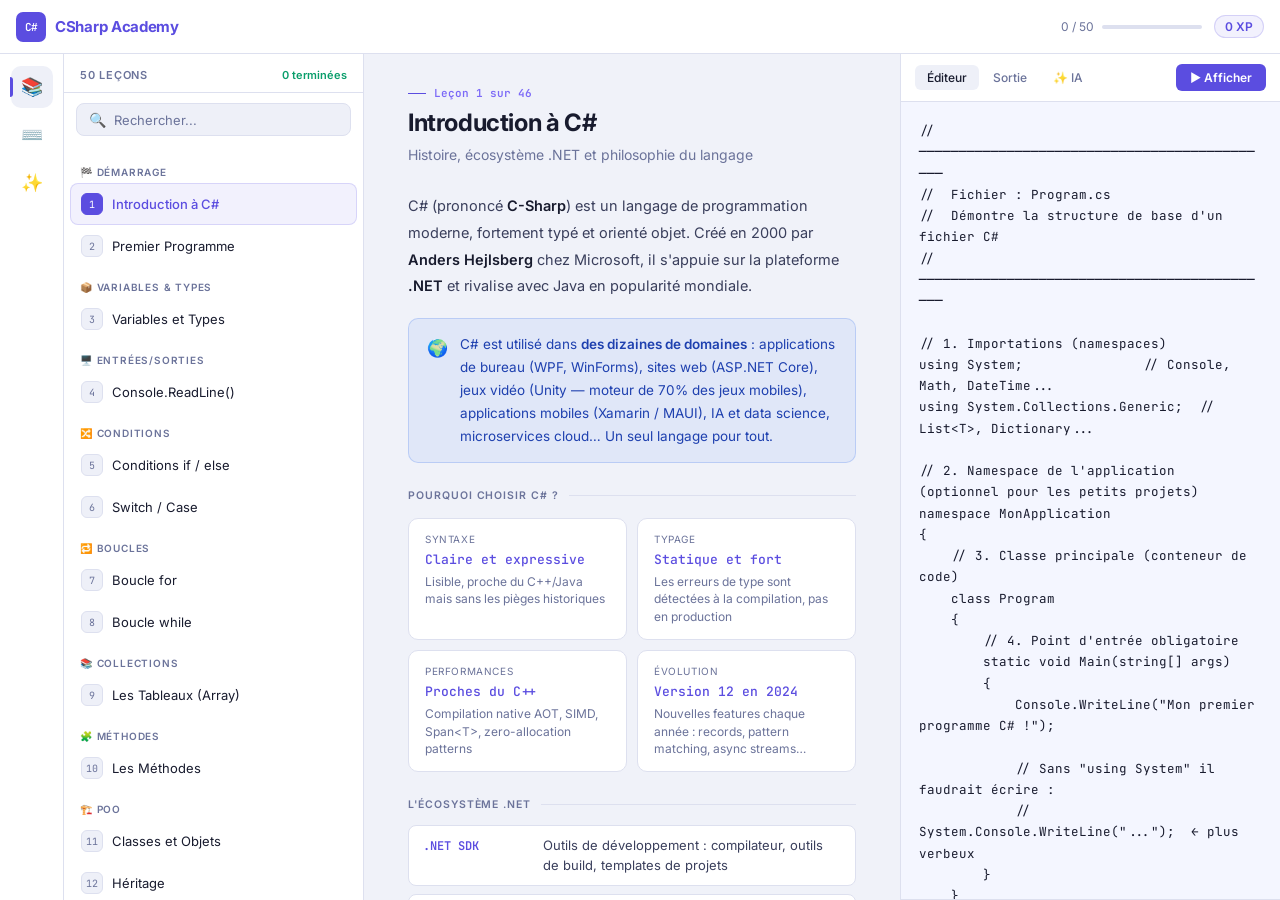
<file: csharp.html>
<!DOCTYPE html>
<html lang="fr">
<head>
<meta charset="UTF-8">
<meta name="viewport" content="width=device-width, initial-scale=1.0, maximum-scale=1.0">
<title>C# Academy — 50 Leçons</title>
<script data-cfasync="false" src="https://cmp.gatekeeperconsent.com/min.js"></script>
<script data-cfasync="false" src="https://the.gatekeeperconsent.com/cmp.min.js"></script>
  <script async src="//www.ezojs.com/ezoic/sa.min.js"></script>
<script>
    window.ezstandalone = window.ezstandalone || {};
    ezstandalone.cmd = ezstandalone.cmd || [];
</script>
<script src="//ezoicanalytics.com/analytics.js"></script>
<link href="https://fonts.googleapis.com/css2?family=JetBrains+Mono:wght@400;500;600&family=Inter:wght@300;400;500;600;700&display=swap" rel="stylesheet">
<style>
:root {
  --bg: #f0f2f9;
  --surface: #ffffff;
  --surface2: #eef0f8;
  --border: #dde0ef;
  --accent: #5b4de0;
  --accent2: #7c6af7;
  --accent-light: rgba(91,77,224,0.08);
  --text: #181b2e;
  --muted: #6b739a;
  --green: #0a9e6b;
  --green-light: rgba(10,158,107,0.09);
  --amber: #b97a08;
  --amber-light: rgba(185,122,8,0.09);
  --red: #d04040;
  --red-light: rgba(208,64,64,0.09);
  --blue-light: rgba(37,99,235,0.08);
  --code-bg: #f4f6ff;
  --sidebar-w: 64px;
  --panel-w: 300px;
  --editor-w: 380px;
  --header-h: 54px;
  --mobile-nav-h: 56px;
}

*, *::before, *::after { margin: 0; padding: 0; box-sizing: border-box; }

html, body { height: 100%; overflow: hidden; }

body {
  font-family: 'Inter', sans-serif;
  background: var(--bg);
  color: var(--text);
  display: flex;
  flex-direction: column;
}

/* ─── HEADER ─────────────────────────────────────── */
.header {
  height: var(--header-h);
  background: var(--surface);
  border-bottom: 1px solid var(--border);
  display: flex;
  align-items: center;
  padding: 0 16px;
  gap: 12px;
  flex-shrink: 0;
  z-index: 100;
}

.logo {
  display: flex;
  align-items: center;
  gap: 9px;
  text-decoration: none;
}

.logo-icon {
  width: 30px; height: 30px;
  background: var(--accent);
  border-radius: 7px;
  display: flex; align-items: center; justify-content: center;
  font-family: 'JetBrains Mono', monospace;
  font-size: 11px; font-weight: 600; color: white;
  letter-spacing: -0.5px;
}

.logo-text {
  font-size: 15px; font-weight: 700; color: var(--accent);
  letter-spacing: -0.3px;
}

.header-right {
  margin-left: auto;
  display: flex; align-items: center; gap: 12px;
}

.progress-wrap {
  display: flex; align-items: center; gap: 8px;
  font-size: 12px; color: var(--muted);
}

.progress-track {
  width: 100px; height: 4px;
  background: var(--border); border-radius: 99px; overflow: hidden;
}

.progress-fill {
  height: 100%; background: var(--accent);
  border-radius: 99px; transition: width 0.4s ease;
}

.xp-badge {
  background: var(--accent-light);
  color: var(--accent);
  border: 1px solid rgba(91,77,224,0.2);
  border-radius: 20px;
  padding: 3px 10px;
  font-size: 12px; font-weight: 600;
}

.hamburger {
  display: none;
  width: 36px; height: 36px;
  border-radius: 8px; border: 1px solid var(--border);
  background: var(--surface2);
  cursor: pointer; font-size: 16px;
  align-items: center; justify-content: center;
}

/* ─── LAYOUT ─────────────────────────────────────── */
.app {
  display: flex;
  flex: 1;
  overflow: hidden;
  position: relative;
}

/* ─── SIDEBAR ────────────────────────────────────── */
.sidebar {
  width: var(--sidebar-w);
  background: var(--surface);
  border-right: 1px solid var(--border);
  display: flex; flex-direction: column;
  align-items: center;
  padding: 12px 0; gap: 6px;
  flex-shrink: 0;
}

.snav {
  width: 42px; height: 42px;
  border-radius: 10px; border: none;
  background: transparent; color: var(--muted);
  cursor: pointer; font-size: 18px;
  display: flex; align-items: center; justify-content: center;
  transition: all 0.18s; position: relative;
}

.snav:hover, .snav.active { background: var(--surface2); color: var(--accent); }

.snav.active::before {
  content: ''; position: absolute; left: -1px; top: 50%; transform: translateY(-50%);
  width: 3px; height: 20px; background: var(--accent); border-radius: 0 3px 3px 0;
}

.snav-tooltip {
  position: absolute; left: 54px; top: 50%; transform: translateY(-50%);
  background: var(--text); color: white;
  padding: 4px 10px; border-radius: 6px; font-size: 12px;
  white-space: nowrap; pointer-events: none; opacity: 0;
  transition: opacity 0.15s; z-index: 999;
}

.snav:hover .snav-tooltip { opacity: 1; }

/* ─── LESSON PANEL ───────────────────────────────── */
.lessons-panel {
  width: var(--panel-w);
  background: var(--surface);
  border-right: 1px solid var(--border);
  display: flex; flex-direction: column;
  flex-shrink: 0;
}

.panel-top {
  padding: 14px 16px 10px;
  border-bottom: 1px solid var(--border);
  display: flex; align-items: center; justify-content: space-between;
}

.panel-title {
  font-size: 11px; font-weight: 600; color: var(--muted);
  text-transform: uppercase; letter-spacing: 0.07em;
}

.done-count { font-size: 11px; color: var(--green); font-weight: 600; }

.search-wrap {
  margin: 10px 12px;
  background: var(--surface2); border: 1px solid var(--border);
  border-radius: 8px; padding: 7px 12px;
  display: flex; align-items: center; gap: 8px;
}

.search-wrap input {
  background: transparent; border: none; outline: none;
  color: var(--text); font-family: 'Inter', sans-serif;
  font-size: 13px; width: 100%;
}

.search-wrap input::placeholder { color: var(--muted); }

.lesson-list {
  flex: 1; overflow-y: auto; padding: 6px;
}

.lesson-list::-webkit-scrollbar { width: 3px; }
.lesson-list::-webkit-scrollbar-thumb { background: var(--border); border-radius: 2px; }

.chapter-label {
  font-size: 10px; font-weight: 600; text-transform: uppercase;
  letter-spacing: 0.08em; color: var(--muted);
  padding: 14px 10px 5px;
}

.lesson-item {
  display: flex; align-items: center; gap: 9px;
  padding: 9px 10px; border-radius: 8px; cursor: pointer;
  transition: all 0.14s; border: 1px solid transparent;
}

.lesson-item:hover { background: var(--surface2); }

.lesson-item.active {
  background: var(--accent-light);
  border-color: rgba(91,77,224,0.18);
}

.lnum {
  width: 22px; height: 22px; border-radius: 6px; flex-shrink: 0;
  background: var(--surface2); border: 1px solid var(--border);
  font-size: 10px; font-family: 'JetBrains Mono', monospace;
  display: flex; align-items: center; justify-content: center;
  color: var(--muted); transition: all 0.14s;
}

.lesson-item.active .lnum { background: var(--accent); border-color: var(--accent); color: white; }
.lesson-item.done .lnum { background: var(--green-light); border-color: var(--green); color: var(--green); }

.ltitle {
  font-size: 13px; color: var(--text); flex: 1; line-height: 1.3;
}

.lesson-item.active .ltitle { color: var(--accent); font-weight: 500; }

/* ─── CONTENT ────────────────────────────────────── */
.content-area {
  flex: 1; display: flex; flex-direction: column; overflow: hidden; min-width: 0;
}

.lesson-content {
  flex: 1; overflow-y: auto;
  padding: 32px 44px;
  max-width: 820px;
}

.lesson-content::-webkit-scrollbar { width: 4px; }
.lesson-content::-webkit-scrollbar-thumb { background: var(--border); border-radius: 2px; }

/* Lesson header */
.lesson-header { margin-bottom: 28px; }

.lnum-badge {
  font-size: 11px; color: var(--accent2);
  font-family: 'JetBrains Mono', monospace; font-weight: 600;
  margin-bottom: 8px; display: flex; align-items: center; gap: 8px;
}

.lnum-badge::before {
  content: ''; width: 18px; height: 1px; background: var(--accent);
}

.lesson-h1 {
  font-size: 24px; font-weight: 700; color: var(--text);
  line-height: 1.25; margin-bottom: 6px; letter-spacing: -0.4px;
}

.lesson-sub { font-size: 14px; color: var(--muted); line-height: 1.5; }

/* Prose */
.prose {
  font-size: 14.5px; line-height: 1.85; color: #3a3f5c; margin-bottom: 16px;
}

.prose strong { color: var(--text); font-weight: 600; }

.prose code {
  font-family: 'JetBrains Mono', monospace; font-size: 12.5px;
  background: var(--accent-light); color: var(--accent);
  padding: 1px 6px; border-radius: 4px;
}

.prose a { color: var(--accent); text-decoration: underline; }

/* Info blocks */
.ib {
  display: flex; gap: 12px;
  padding: 14px 18px; border-radius: 10px;
  margin: 18px 0; font-size: 13.5px; line-height: 1.7;
  border: 1px solid;
}

.ib.concept { background: var(--blue-light); border-color: rgba(37,99,235,0.2); color: #1e40af; }
.ib.tip     { background: var(--green-light); border-color: rgba(10,158,107,0.22); color: #065f46; }
.ib.warn    { background: var(--amber-light); border-color: rgba(185,122,8,0.22); color: #78450a; }
.ib.error   { background: var(--red-light); border-color: rgba(208,64,64,0.2); color: #991b1b; }

.ib-icon { font-size: 17px; flex-shrink: 0; margin-top: 1px; }

.ib strong { font-weight: 600; }
.ib code {
  font-family: 'JetBrains Mono', monospace; font-size: 12px;
  background: rgba(0,0,0,0.07); padding: 1px 5px; border-radius: 3px;
}

/* Section title */
.stitle {
  font-size: 10.5px; font-weight: 600; text-transform: uppercase;
  letter-spacing: 0.09em; color: var(--muted);
  margin: 26px 0 12px; display: flex; align-items: center; gap: 10px;
}

.stitle::after { content: ''; flex: 1; height: 1px; background: var(--border); }

/* Concept grid */
.cgrid {
  display: grid; grid-template-columns: 1fr 1fr; gap: 10px; margin: 16px 0;
}

.ccard {
  background: var(--surface); border: 1px solid var(--border);
  border-radius: 10px; padding: 14px 16px;
}

.ccard-label { font-size: 10px; text-transform: uppercase; letter-spacing: 0.06em; color: var(--muted); margin-bottom: 6px; }
.ccard-val { font-family: 'JetBrains Mono', monospace; font-size: 13px; color: var(--accent); font-weight: 500; }
.ccard-desc { font-size: 12px; color: var(--muted); margin-top: 5px; line-height: 1.45; }

/* Comparison table */
.compare-table {
  width: 100%; border-collapse: collapse; margin: 16px 0; font-size: 13px;
}

.compare-table th {
  background: var(--surface2); border: 1px solid var(--border);
  padding: 9px 12px; font-weight: 600; text-align: left; color: var(--muted);
  font-size: 11px; text-transform: uppercase; letter-spacing: 0.05em;
}

.compare-table td {
  border: 1px solid var(--border); padding: 9px 12px; vertical-align: top;
}

.compare-table td:first-child { font-family: 'JetBrains Mono', monospace; color: var(--accent); font-size: 12px; }
.compare-table tr:hover td { background: var(--surface2); }

/* Step list */
.steps { list-style: none; margin: 16px 0; }
.steps li {
  display: flex; gap: 12px; align-items: flex-start;
  padding: 11px 0; border-bottom: 1px solid var(--border);
  font-size: 14px; line-height: 1.6; color: #3a3f5c;
}

.steps li:last-child { border-bottom: none; }

.step-num {
  width: 22px; height: 22px; border-radius: 6px; flex-shrink: 0;
  background: var(--accent); color: white;
  font-size: 11px; font-weight: 700; font-family: 'JetBrains Mono', monospace;
  display: flex; align-items: center; justify-content: center; margin-top: 1px;
}

.steps code {
  font-family: 'JetBrains Mono', monospace; font-size: 12px;
  background: var(--accent-light); color: var(--accent);
  padding: 1px 5px; border-radius: 3px;
}

/* Key terms */
.terms { display: flex; flex-direction: column; gap: 8px; margin: 14px 0; }
.term {
  display: flex; gap: 10px; padding: 10px 14px;
  background: var(--surface); border: 1px solid var(--border); border-radius: 8px;
  font-size: 13px; align-items: baseline;
}

.term-key {
  font-family: 'JetBrains Mono', monospace; font-size: 12px;
  color: var(--accent); font-weight: 600; min-width: 110px; flex-shrink: 0;
}

.term-val { color: #3a3f5c; line-height: 1.5; }

/* Code block */
.code-block {
  background: var(--code-bg); border: 1px solid var(--border);
  border-radius: 10px; margin: 18px 0; overflow: hidden;
}

.code-head {
  display: flex; align-items: center;
  padding: 9px 14px; background: var(--surface);
  border-bottom: 1px solid var(--border); gap: 8px;
}

.dots { display: flex; gap: 5px; }
.dot { width: 10px; height: 10px; border-radius: 50%; }
.dot-r { background: #f87171; } .dot-y { background: #fbbf24; } .dot-g { background: #34d399; }

.code-lang {
  margin-left: auto; font-size: 10px; color: var(--muted);
  font-family: 'JetBrains Mono', monospace; text-transform: uppercase; letter-spacing: 0.06em;
}

.code-copy {
  background: var(--surface2); border: 1px solid var(--border);
  color: var(--muted); font-size: 11px; padding: 3px 8px; border-radius: 4px;
  cursor: pointer; font-family: 'Inter', sans-serif; transition: all 0.15s;
}

.code-copy:hover { color: var(--accent); border-color: var(--accent); }
.code-copy.copied { color: var(--green); border-color: var(--green); }

.code-body {
  padding: 18px 20px; font-family: 'JetBrains Mono', monospace;
  font-size: 13px; line-height: 1.72; overflow-x: auto;
  color: #2d3152; white-space: pre;
}

/* Syntax */
.kw  { color: #7c3aed; font-weight: 500; }
.ty  { color: #1d4ed8; }
.st  { color: #059669; }
.cm  { color: #94a3b8; font-style: italic; }
.nm  { color: #b45309; }
.fn  { color: #5b4de0; }

/* Quiz */
.quiz-block {
  border: 1px solid rgba(91,77,224,0.2);
  border-radius: 10px; padding: 18px; margin: 24px 0;
  background: var(--accent-light);
}

.quiz-q { font-size: 14px; font-weight: 600; margin-bottom: 14px; color: var(--text); }

.quiz-opts { display: flex; flex-direction: column; gap: 8px; }

.quiz-opt {
  padding: 10px 14px; border-radius: 8px;
  border: 1px solid var(--border); background: var(--surface);
  font-size: 13px; color: var(--text); cursor: pointer; text-align: left;
  font-family: 'Inter', sans-serif; transition: all 0.14s;
  display: flex; align-items: center; gap: 10px;
}

.quiz-opt:not(:disabled):hover { border-color: var(--accent); color: var(--accent); }
.quiz-opt.correct { border-color: var(--green); background: var(--green-light); color: var(--green); }
.quiz-opt.wrong   { border-color: var(--red); background: var(--red-light); color: var(--red); }

.quiz-opt-letter {
  width: 22px; height: 22px; border-radius: 5px; flex-shrink: 0;
  border: 1px solid currentColor; font-size: 11px; font-weight: 700;
  display: flex; align-items: center; justify-content: center;
  font-family: 'JetBrains Mono', monospace;
}

.quiz-feedback {
  margin-top: 12px; padding: 10px 14px;
  border-radius: 8px; font-size: 13px; line-height: 1.6;
  display: none;
}

/* Lesson nav */
.lesson-nav {
  display: flex; align-items: center; gap: 10px; flex-wrap: wrap;
  margin-top: 36px; padding-top: 24px;
  border-top: 1px solid var(--border);
}

.nav-btn-lesson {
  padding: 9px 18px; border-radius: 8px;
  border: 1px solid var(--border); background: var(--surface);
  color: var(--text); font-family: 'Inter', sans-serif;
  font-size: 13px; font-weight: 500; cursor: pointer;
  transition: all 0.15s; display: flex; align-items: center; gap: 7px;
}

.nav-btn-lesson:hover { border-color: var(--accent); color: var(--accent); }

.nav-btn-lesson.primary {
  background: var(--accent); border-color: var(--accent);
  color: white; margin-left: auto;
}

.nav-btn-lesson.primary:hover { background: #4c3fd0; }

.done-btn {
  padding: 9px 16px; border-radius: 8px; border: 1px solid rgba(10,158,107,0.25);
  background: var(--green-light); color: var(--green);
  font-family: 'Inter', sans-serif; font-size: 13px; font-weight: 600;
  cursor: pointer; transition: all 0.15s;
}

.done-btn:hover { background: rgba(10,158,107,0.16); }
.done-btn:disabled { opacity: 0.5; cursor: default; }

/* ─── EDITOR PANEL ───────────────────────────────── */
.editor-panel {
  width: var(--editor-w); background: var(--surface);
  border-left: 1px solid var(--border);
  display: flex; flex-direction: column; flex-shrink: 0;
}

.editor-head {
  padding: 10px 14px; border-bottom: 1px solid var(--border);
  display: flex; align-items: center; gap: 8px;
}

.etabs { display: flex; gap: 2px; }

.etab {
  padding: 5px 12px; font-size: 12px; font-weight: 500;
  border-radius: 6px; cursor: pointer; color: var(--muted);
  transition: all 0.14s; border: none; background: transparent;
  font-family: 'Inter', sans-serif;
}

.etab.active { background: var(--surface2); color: var(--text); }

.run-btn {
  margin-left: auto; padding: 6px 14px; background: var(--accent);
  color: white; border: none; border-radius: 6px;
  font-size: 12px; font-weight: 600; cursor: pointer;
  font-family: 'Inter', sans-serif; display: flex; align-items: center; gap: 5px;
  transition: background 0.15s;
}

.run-btn:hover { background: #4c3fd0; }

.editor-body { flex: 1; display: flex; flex-direction: column; overflow: hidden; }

.tab-pane { display: none; flex: 1; flex-direction: column; overflow: hidden; }
.tab-pane.active { display: flex; }

textarea#code-editor {
  flex: 1; background: var(--code-bg); border: none;
  border-bottom: 1px solid var(--border); color: var(--text);
  font-family: 'JetBrains Mono', monospace; font-size: 12.5px;
  padding: 18px; resize: none; outline: none; line-height: 1.7; tab-size: 4;
}

.output-box {
  background: var(--code-bg); flex: 1; overflow: auto; padding: 18px;
  font-family: 'JetBrains Mono', monospace; font-size: 12.5px; line-height: 1.7;
  color: var(--green); border-bottom: 1px solid var(--border);
}

.output-box.empty { color: var(--muted); }

/* ─── AI PANE ────────────────────────────────────── */
.ai-pane { display: none; flex: 1; flex-direction: column; overflow: hidden; }
.ai-pane.active { display: flex; }

.ai-messages {
  flex: 1; overflow-y: auto; padding: 14px;
  display: flex; flex-direction: column; gap: 10px; background: var(--bg);
}

.ai-messages::-webkit-scrollbar { width: 3px; }
.ai-messages::-webkit-scrollbar-thumb { background: var(--border); }

.msg {
  padding: 11px 14px; border-radius: 10px; font-size: 13px;
  line-height: 1.65; max-width: 96%;
}

.msg.user {
  background: var(--accent-light); border: 1px solid rgba(91,77,224,0.18);
  color: #3f35b8; align-self: flex-end;
}

.msg.ai {
  background: var(--surface); border: 1px solid var(--border);
  color: var(--text); align-self: flex-start;
}

.msg code {
  font-family: 'JetBrains Mono', monospace; background: var(--accent-light);
  padding: 1px 5px; border-radius: 3px; font-size: 12px; color: var(--accent);
}

.typing {
  display: none; align-items: center; gap: 4px;
  padding: 10px 14px; background: var(--surface); border: 1px solid var(--border);
  border-radius: 10px; width: fit-content; margin: 0 14px 8px;
}

.typing span {
  width: 6px; height: 6px; background: var(--muted); border-radius: 50%;
  animation: bounce 1.2s infinite;
}

.typing span:nth-child(2) { animation-delay: 0.2s; }
.typing span:nth-child(3) { animation-delay: 0.4s; }

@keyframes bounce {
  0%, 60%, 100% { transform: translateY(0); opacity: 0.4; }
  30% { transform: translateY(-5px); opacity: 1; }
}

.ai-input-row {
  padding: 10px 14px; border-top: 1px solid var(--border);
  display: flex; gap: 8px; align-items: flex-end;
}

.ai-input {
  flex: 1; background: var(--surface2); border: 1px solid var(--border);
  border-radius: 8px; padding: 9px 12px; color: var(--text);
  font-family: 'Inter', sans-serif; font-size: 13px; outline: none;
  resize: none; line-height: 1.5; min-height: 38px; max-height: 90px;
  transition: border 0.15s;
}

.ai-input:focus { border-color: var(--accent); }
.ai-input::placeholder { color: var(--muted); }

.send-btn {
  width: 35px; height: 35px; border-radius: 8px; background: var(--accent);
  border: none; color: white; font-size: 14px; cursor: pointer;
  display: flex; align-items: center; justify-content: center; flex-shrink: 0;
  transition: background 0.15s;
}

.send-btn:hover { background: #4c3fd0; }

/* ─── MOBILE BOTTOM NAV ──────────────────────────── */
.mobile-nav {
  display: none;
  position: fixed; bottom: 0; left: 0; right: 0;
  height: var(--mobile-nav-h);
  background: var(--surface); border-top: 1px solid var(--border);
  z-index: 200; justify-content: space-around; align-items: center;
}

.mnav-btn {
  display: flex; flex-direction: column; align-items: center; gap: 3px;
  border: none; background: transparent; cursor: pointer;
  padding: 6px 16px; border-radius: 8px;
  font-family: 'Inter', sans-serif; color: var(--muted);
  transition: all 0.15s;
}

.mnav-btn.active { color: var(--accent); }
.mnav-btn .micon { font-size: 20px; }
.mnav-btn .mlabel { font-size: 10px; font-weight: 500; }

/* ─── MOBILE OVERLAY PANELS ──────────────────────── */
.mobile-panel {
  display: none;
  position: fixed; top: var(--header-h); left: 0; right: 0; bottom: var(--mobile-nav-h);
  background: var(--surface); z-index: 150; flex-direction: column;
  overflow: hidden;
}

.mobile-panel.visible { display: flex; }

/* ─── RESPONSIVE ─────────────────────────────────── */
@media (max-width: 1200px) {
  :root { --editor-w: 340px; }
}

@media (max-width: 960px) {
  .editor-panel { display: none; }
  :root { --panel-w: 260px; }
}

@media (max-width: 720px) {
  .sidebar, .lessons-panel, .editor-panel { display: none; }
  .hamburger { display: flex; }
  .mobile-nav { display: flex; }
  .progress-wrap { display: none; }

  .lesson-content {
    padding: 20px 18px;
    padding-bottom: calc(var(--mobile-nav-h) + 24px);
  }

  .lesson-h1 { font-size: 20px; }
  .cgrid { grid-template-columns: 1fr; }

  .lesson-nav {
    flex-wrap: wrap; gap: 8px;
  }

  .nav-btn-lesson.primary { margin-left: 0; width: 100%; justify-content: center; }
  .done-btn { width: 100%; justify-content: center; display: flex; }

  .code-body { font-size: 12px; padding: 14px; }
}

@media (max-width: 480px) {
  .lesson-content { padding: 16px 14px; padding-bottom: calc(var(--mobile-nav-h) + 20px); }
  .logo-text { display: none; }
}
</style>
</head>
<body>

<!-- HEADER -->
<div class="header">
  <div class="logo">
    <div class="logo-icon">C#</div>
    <span class="logo-text">CSharp Academy</span>
  </div>
  <div class="header-right">
    <div class="progress-wrap">
      <span id="progress-text" style="white-space:nowrap">0 / 50</span>
      <div class="progress-track"><div class="progress-fill" id="progress-fill" style="width:0%"></div></div>
    </div>
    <div class="xp-badge" id="xp-badge">0 XP</div>
    <button class="hamburger" id="hamburger" onclick="toggleMobileMenu()" title="Menu">☰</button>
  </div>
</div>

<!-- APP -->
<div class="app">

  <!-- SIDEBAR -->
  <div class="sidebar">
    <button class="snav active" onclick="setSideTab(this,'lessons')">
      📚<div class="snav-tooltip">Leçons</div>
    </button>
    <button class="snav" onclick="setSideTab(this,'editor-mobile')">
      ⌨️<div class="snav-tooltip">Éditeur</div>
    </button>
    <button class="snav" onclick="setSideTab(this,'ai-mobile')">
      ✨<div class="snav-tooltip">Assistant IA</div>
    </button>
  </div>

  <!-- LESSON LIST -->
  <div class="lessons-panel">
    <div class="panel-top">
      <span class="panel-title">50 Leçons</span>
      <span class="done-count" id="done-count">0 terminées</span>
    </div>
    <div class="search-wrap">
      <span style="color:var(--muted);font-size:14px">🔍</span>
      <input type="text" id="search-input" placeholder="Rechercher..." oninput="filterLessons()">
    </div>
    <div class="lesson-list" id="lesson-list"></div>
  </div>

  <!-- CONTENT -->
  <div class="content-area">
    <div class="lesson-content" id="lesson-content"></div>
  </div>

  <!-- EDITOR PANEL -->
  <div class="editor-panel">
    <div class="editor-head">
      <div class="etabs">
        <button class="etab active" onclick="switchEditorTab('code',this)">Éditeur</button>
        <button class="etab" onclick="switchEditorTab('output',this)">Sortie</button>
        <button class="etab" onclick="switchEditorTab('ai',this)">✨ IA</button>
      </div>
      <button class="run-btn" onclick="showCode()">▶ Afficher</button>
    </div>
    <div class="editor-body">
      <div class="tab-pane active" id="tab-code">
        <textarea id="code-editor">using System;

class Program {
    static void Main() {
        Console.WriteLine("Bienvenue en C# !");
    }
}</textarea>
      </div>
      <div class="tab-pane" id="tab-output">
        <div class="output-box empty" id="output-box">▶ Cliquez "Afficher" pour voir le code...</div>
      </div>
      <div class="ai-pane" id="tab-ai">
        <div class="ai-messages" id="ai-messages">
          <div class="msg ai">👋 Bonjour ! Je suis ton assistant C#. Pose-moi n'importe quelle question sur le langage, la leçon en cours, ou ton code !</div>
        </div>
        <div class="typing" id="typing"><span></span><span></span><span></span></div>
        <div class="ai-input-row">
          <textarea class="ai-input" id="ai-input" placeholder="Pose une question en C#..." rows="1" onkeydown="handleAiKey(event)"></textarea>
          <button class="send-btn" onclick="sendAI()">➤</button>
        </div>
      </div>
    </div>
  </div>

</div>

<!-- MOBILE PANELS -->
<div class="mobile-panel" id="mp-lessons">
  <div class="panel-top">
    <span class="panel-title">50 Leçons</span>
    <span class="done-count" id="done-count-m">0 terminées</span>
  </div>
  <div class="search-wrap" style="margin:10px 12px">
    <span style="color:var(--muted);font-size:14px">🔍</span>
    <input type="text" placeholder="Rechercher..." oninput="filterLessonsM(this.value)">
  </div>
  <div class="lesson-list" id="lesson-list-m"></div>
</div>

<div class="mobile-panel" id="mp-editor">
  <div class="editor-head">
    <div class="etabs">
      <button class="etab active" onclick="switchEditorTab('code',this,'m')">Éditeur</button>
      <button class="etab" onclick="switchEditorTab('output',this,'m')">Sortie</button>
    </div>
    <button class="run-btn" onclick="showCode()">▶ Afficher</button>
  </div>
  <div class="editor-body" style="flex:1;overflow:hidden;display:flex;flex-direction:column;">
    <div class="tab-pane active" id="tab-code-m" style="flex:1;">
      <textarea id="code-editor-m" style="flex:1;background:var(--code-bg);border:none;border-bottom:1px solid var(--border);color:var(--text);font-family:'JetBrains Mono',monospace;font-size:12px;padding:16px;resize:none;outline:none;line-height:1.7;tab-size:4;width:100%;height:100%;"></textarea>
    </div>
    <div class="tab-pane" id="tab-output-m">
      <div class="output-box empty" id="output-box-m">▶ Cliquez "Afficher"...</div>
    </div>
  </div>
</div>

<div class="mobile-panel" id="mp-ai" style="flex-direction:column;">
  <div class="ai-messages" id="ai-messages-m" style="flex:1;overflow-y:auto;padding:14px;display:flex;flex-direction:column;gap:10px;background:var(--bg);">
    <div class="msg ai">👋 Assistant C# prêt ! Quelle est ta question ?</div>
  </div>
  <div class="typing" id="typing-m" style="margin:0 14px 8px"><span></span><span></span><span></span></div>
  <div class="ai-input-row">
    <textarea class="ai-input" id="ai-input-m" placeholder="Pose une question..." rows="1" onkeydown="handleAiKeyM(event)"></textarea>
    <button class="send-btn" onclick="sendAIM()">➤</button>
  </div>
</div>

<!-- MOBILE NAV -->
<div class="mobile-nav">
  <button class="mnav-btn active" id="mn-lesson" onclick="setMobileTab('lesson')"><span class="micon">📖</span><span class="mlabel">Leçon</span></button>
  <button class="mnav-btn" id="mn-lessons" onclick="setMobileTab('lessons')"><span class="micon">📚</span><span class="mlabel">Liste</span></button>
  <button class="mnav-btn" id="mn-editor" onclick="setMobileTab('editor')"><span class="micon">⌨️</span><span class="mlabel">Code</span></button>
  <button class="mnav-btn" id="mn-ai" onclick="setMobileTab('ai')"><span class="micon">✨</span><span class="mlabel">IA</span></button>
</div>

<script>
// ─── LESSON DATA ──────────────────────────────────────────────────────────────
const lessons = [
  {
    title: "Introduction à C#",
    chapter: "🏁 Démarrage",
    subtitle: "Histoire, écosystème .NET et philosophie du langage",
    content: `
<p class="prose">C# (prononcé <strong>C-Sharp</strong>) est un langage de programmation moderne, fortement typé et orienté objet. Créé en 2000 par <strong>Anders Hejlsberg</strong> chez Microsoft, il s'appuie sur la plateforme <strong>.NET</strong> et rivalise avec Java en popularité mondiale.</p>

<div class="ib concept"><span class="ib-icon">🌍</span><div>C# est utilisé dans <strong>des dizaines de domaines</strong> : applications de bureau (WPF, WinForms), sites web (ASP.NET Core), jeux vidéo (Unity — moteur de 70% des jeux mobiles), applications mobiles (Xamarin / MAUI), IA et data science, microservices cloud… Un seul langage pour tout.</div></div>

<div class="stitle">Pourquoi choisir C# ?</div>
<div class="cgrid">
  <div class="ccard"><div class="ccard-label">Syntaxe</div><div class="ccard-val">Claire et expressive</div><div class="ccard-desc">Lisible, proche du C++/Java mais sans les pièges historiques</div></div>
  <div class="ccard"><div class="ccard-label">Typage</div><div class="ccard-val">Statique et fort</div><div class="ccard-desc">Les erreurs de type sont détectées à la compilation, pas en production</div></div>
  <div class="ccard"><div class="ccard-label">Performances</div><div class="ccard-val">Proches du C++</div><div class="ccard-desc">Compilation native AOT, SIMD, Span&lt;T&gt;, zero-allocation patterns</div></div>
  <div class="ccard"><div class="ccard-label">Évolution</div><div class="ccard-val">Version 12 en 2024</div><div class="ccard-desc">Nouvelles features chaque année : records, pattern matching, async streams…</div></div>
</div>

<div class="stitle">L'écosystème .NET</div>
<div class="terms">
  <div class="term"><span class="term-key">.NET SDK</span><span class="term-val">Outils de développement : compilateur, outils de build, templates de projets</span></div>
  <div class="term"><span class="term-key">CLR</span><span class="term-val">Common Language Runtime — la machine virtuelle qui exécute votre code compilé (IL)</span></div>
  <div class="term"><span class="term-key">BCL</span><span class="term-val">Base Class Library — bibliothèque standard gigantesque : collections, IO, réseau, JSON…</span></div>
  <div class="term"><span class="term-key">NuGet</span><span class="term-val">Gestionnaire de paquets — des millions de bibliothèques tierces disponibles</span></div>
  <div class="term"><span class="term-key">MSBuild</span><span class="term-val">Système de build : compile, teste, publie vos applications automatiquement</span></div>
</div>

<div class="ib tip"><span class="ib-icon">✅</span><div><strong>Démarrage rapide :</strong> Installez le <strong>.NET SDK</strong> sur dotnet.microsoft.com, puis <code>dotnet new console -o MonApp</code> crée un nouveau projet. <code>dotnet run</code> le compile et l'exécute. C'est tout !</div></div>

<div class="stitle">Structure d'un fichier source</div>
<p class="prose">Tout programme C# est contenu dans des fichiers <code>.cs</code>. La directive <code>using</code> importe des <em>espaces de noms</em> (namespaces), permettant d'utiliser les classes de la BCL sans écrire leur chemin complet.</p>`,
    code: `// ─────────────────────────────────────────────
//  Fichier : Program.cs
//  Démontre la structure de base d'un fichier C#
// ─────────────────────────────────────────────

// 1. Importations (namespaces)
using System;               // Console, Math, DateTime...
using System.Collections.Generic;  // List<T>, Dictionary...

// 2. Namespace de l'application (optionnel pour les petits projets)
namespace MonApplication
{
    // 3. Classe principale (conteneur de code)
    class Program
    {
        // 4. Point d'entrée obligatoire
        static void Main(string[] args)
        {
            Console.WriteLine("Mon premier programme C# !");
            
            // Sans "using System" il faudrait écrire :
            // System.Console.WriteLine("...");  ← plus verbeux
        }
    }
}

// Note : C# moderne (top-level statements) permet de simplifier :
// Console.WriteLine("Hello !"); // ← ça suffit en C# 9+`,
    quiz: {
      q: "Quel est le rôle de la directive 'using System' en début de fichier ?",
      opts: [
        "Déclarer une variable de type System",
        "Importer le namespace System pour accéder à Console, Math, etc. sans chemin complet",
        "Créer une instance de System",
        "Activer le mode système de l'ordinateur"
      ],
      ans: 1,
      exp: "✅ Exact ! 'using System' importe le namespace System, ce qui vous permet d'écrire Console.WriteLine() au lieu de System.Console.WriteLine(). C'est du sucre syntaxique pour éviter la verbosité."
    }
  },
  {
    title: "Premier Programme",
    chapter: "🏁 Démarrage",
    subtitle: "Anatomie complète d'un Hello World en C#",
    content: `
<p class="prose">Chaque programme C# possède une structure précise. Comprendre chaque composant est indispensable avant d'aller plus loin. Décortiquons ensemble un programme simple mais complet.</p>

<div class="stitle">Anatomie du programme</div>
<ul class="steps">
  <li><div class="step-num">1</div><div><strong>using System</strong> — Importe le namespace System qui contient <code>Console</code>, <code>Math</code>, <code>DateTime</code>, et des centaines d'autres classes essentielles.</div></li>
  <li><div class="step-num">2</div><div><strong>class Program</strong> — Déclare une classe. En C#, tout code doit être dans une classe. Le nom "Program" est une convention, pas une obligation.</div></li>
  <li><div class="step-num">3</div><div><strong>static void Main()</strong> — Le <em>point d'entrée</em> du programme. C'est la première méthode appelée au démarrage. <code>static</code> = pas besoin de créer un objet. <code>void</code> = ne retourne rien.</div></li>
  <li><div class="step-num">4</div><div><strong>Console.WriteLine()</strong> — Affiche du texte suivi d'un retour à la ligne. <code>Console.Write()</code> affiche sans retour à la ligne.</div></li>
</ul>

<div class="ib concept"><span class="ib-icon">💡</span><div><strong>Les accolades { }</strong> délimitent les <em>blocs de code</em>. Tout ce qui est entre <code>{</code> et <code>}</code> appartient à cet élément (classe, méthode, condition…). L'indentation est une convention, pas obligatoire techniquement — mais indispensable pour la lisibilité.</div></div>

<div class="stitle">Console.WriteLine vs Console.Write</div>
<table class="compare-table">
  <tr><th>Méthode</th><th>Comportement</th><th>Utilisation typique</th></tr>
  <tr><td>Console.WriteLine()</td><td>Affiche + retour à la ligne (\\n)</td><td>Afficher une ligne complète</td></tr>
  <tr><td>Console.Write()</td><td>Affiche SANS retour à la ligne</td><td>Afficher plusieurs éléments sur la même ligne</td></tr>
  <tr><td>Console.WriteLine()</td><td>Sans argument → ligne vide</td><td>Créer un espace visuel</td></tr>
</table>

<div class="ib tip"><span class="ib-icon">✅</span><div><strong>Le programme "Hello World"</strong> est une tradition en informatique depuis le livre "The C Programming Language" (Kernighan & Ritchie, 1978). Écrire un Hello World dans un nouveau langage est la façon standard de vérifier que l'environnement fonctionne.</div></div>`,
    code: `using System;

class Program {
    static void Main() {
    
        // ── Console.WriteLine ── avec retour à la ligne
        Console.WriteLine("Hello, World !");
        Console.WriteLine("Bonjour depuis C# !");
        
        // ── Console.Write ── sans retour à la ligne
        Console.Write("Nom : ");      // Reste sur la même ligne
        Console.Write("Thierno");     // Affiche à la suite
        Console.WriteLine();          // Ajoute le retour à la ligne
        
        // ── Ligne vide ──
        Console.WriteLine();
        
        // ── Afficher des nombres et calculs ──
        Console.WriteLine(2025);
        Console.WriteLine(10 + 5 * 2);   // Priorité opératoire : 20
        Console.WriteLine(Math.PI);       // 3.14159265358979
        
        // ── Séquences d'échappement ──
        Console.WriteLine("Première ligne\nDeuxième ligne");  // \n = retour ligne
        Console.WriteLine("Tab\tColonne2");                    // \t = tabulation
        Console.WriteLine("Il a dit \"bonjour\"");            // \" = guillemet
        Console.WriteLine("Chemin : C:\\Users\\Thierno");      // \\ = antislash
        
        Console.WriteLine("\n--- Programme terminé ---");
    }
}`,
    quiz: {
      q: "Quelle est la différence entre Console.Write() et Console.WriteLine() ?",
      opts: [
        "Aucune, les deux sont identiques",
        "WriteLine() ajoute \\n à la fin (retour à la ligne), Write() n'en ajoute pas",
        "Write() est plus rapide car elle fait moins de travail",
        "WriteLine() ne peut afficher que du texte, Write() supporte les nombres"
      ],
      ans: 1,
      exp: "✅ Exact ! WriteLine() = Write() + '\\n'. Le \\n (newline) provoque le retour à la ligne. Sans lui, le curseur reste sur la même ligne et la prochaine sortie s'y affiche."
    }
  },
  {
    title: "Variables et Types",
    chapter: "📦 Variables & Types",
    subtitle: "Stocker et manipuler des données avec les types C#",
    content: `
<p class="prose">Une variable est un <strong>espace nommé en mémoire</strong> qui stocke une valeur. En C#, chaque variable a un <strong>type statique</strong> défini à la compilation, ce qui permet au compilateur de détecter les erreurs de type avant même d'exécuter le programme.</p>

<div class="ib concept"><span class="ib-icon">💡</span><div><strong>Syntaxe de déclaration</strong> : <code>type nomVariable = valeur;</code><br>Le type dit <em>quelle sorte de donnée</em> la variable peut contenir. Un <code>int</code> ne peut pas contenir du texte, un <code>string</code> ne peut pas être multiplié. Le compilateur vérifie tout cela.</div></div>

<div class="stitle">Les types primitifs fondamentaux</div>
<table class="compare-table">
  <tr><th>Type</th><th>Contenu</th><th>Taille</th><th>Exemple</th></tr>
  <tr><td>int</td><td>Entiers (±2 milliards)</td><td>4 octets</td><td>int age = 25;</td></tr>
  <tr><td>long</td><td>Grands entiers</td><td>8 octets</td><td>long pop = 8000000000L;</td></tr>
  <tr><td>double</td><td>Décimaux (15 chiffres)</td><td>8 octets</td><td>double pi = 3.14159;</td></tr>
  <tr><td>decimal</td><td>Décimaux précis (finances)</td><td>16 octets</td><td>decimal prix = 9.99m;</td></tr>
  <tr><td>bool</td><td>Vrai ou faux</td><td>1 bit</td><td>bool actif = true;</td></tr>
  <tr><td>char</td><td>Un seul caractère</td><td>2 octets</td><td>char lettre = 'A';</td></tr>
  <tr><td>string</td><td>Texte (séquence de chars)</td><td>Variable</td><td>string nom = "Thierno";</td></tr>
</table>

<div class="stitle">Règles et conventions de nommage</div>
<div class="cgrid">
  <div class="ccard"><div class="ccard-label">Convention locale ✅</div><div class="ccard-val">camelCase</div><div class="ccard-desc">monAge, prixTotal, estActif — première lettre minuscule</div></div>
  <div class="ccard"><div class="ccard-label">Constante ✅</div><div class="ccard-val">const int MAX = 100</div><div class="ccard-desc">Valeur figée à la compilation, ne peut jamais changer</div></div>
  <div class="ccard"><div class="ccard-label">Interdit ❌</div><div class="ccard-val">2age, mon-age, class</div><div class="ccard-desc">Commence par chiffre, tiret, ou mot réservé C#</div></div>
  <div class="ccard"><div class="ccard-label">Type inféré</div><div class="ccard-val">var ville = "Dakar"</div><div class="ccard-desc">var = C# déduit le type automatiquement (toujours typé !)</div></div>
</div>

<div class="ib warn"><span class="ib-icon">⚠️</span><div><strong>var ≠ type dynamique !</strong> Avec <code>var x = 42</code>, x est un <code>int</code> et le restera toujours. Vous ne pouvez pas écrire <code>x = "texte"</code> ensuite. <code>var</code> est juste une inférence de type à la compilation, pas du JavaScript.</div></div>`,
    code: `using System;

class Program {
    static void Main() {

        // ── Déclaration et initialisation ────────
        int age = 25;
        string prenom = "Thierno";
        double taille = 1.78;
        bool estEtudiant = true;
        char initiale = 'T';
        decimal salaire = 750_000.50m;   // _ = séparateur lisibilité (C# 7+)

        // ── Déclaration puis affectation séparées ─
        int score;          // Déclaration (valeur indéfinie)
        score = 100;        // Affectation initiale
        score = score + 50; // Modification → 150
        score += 25;        // Raccourci → 175

        // ── Type inféré avec var ──────────────────
        var ville = "Dakar";     // string inféré
        var annee = 2025;        // int inféré
        var ratio = 0.75;        // double inféré

        // ── Constante : valeur immuable ───────────
        const double PI = 3.14159265358979;
        const int JOURS_SEMAINE = 7;
        // PI = 3.0; ← ERREUR DE COMPILATION !

        // ── Conversion de types ───────────────────
        int entier = 42;
        double decimalFromInt = entier;         // Implicite (safe)
        int retour = (int)3.99;                 // Explicite : vaut 3 (troncature !)
        string texte = entier.ToString();       // int → string
        int parse = int.Parse("123");           // string → int (peut planter !)

        // ── Affichage avec interpolation ─────────
        Console.WriteLine($"Prénom : {prenom}");
        Console.WriteLine($"Âge    : {age} ans");
        Console.WriteLine($"Taille : {taille} m");
        Console.WriteLine($"Score  : {score}");
        Console.WriteLine($"PI     : {PI:F5}");  // 5 décimales
        Console.WriteLine($"Salaire: {salaire:N2} F CFA"); // Format monétaire

        // ── Types de la BCL (non-primitifs) ──────
        DateTime maintenant = DateTime.Now;
        Console.WriteLine($"Date   : {maintenant:dd/MM/yyyy HH:mm}");
    }
}`,
    quiz: {
      q: "Quelle est la différence entre 'decimal' et 'double' pour les calculs financiers ?",
      opts: [
        "Aucune, ils sont identiques en C#",
        "decimal est plus lent mais plus précis — il évite les erreurs d'arrondi binaire, crucial pour l'argent",
        "double supporte des nombres plus grands",
        "decimal est réservé aux programmes bancaires"
      ],
      ans: 1,
      exp: "✅ Exact ! En binaire, 0.1 + 0.2 = 0.30000000000000004 avec double (imprécision flottante). decimal utilise une représentation base-10 qui évite ces erreurs. Utilisez toujours decimal pour l'argent."
    }
  },
  {
    title: "Console.ReadLine()",
    chapter: "🖥️ Entrées/Sorties",
    subtitle: "Lire les saisies utilisateur et les convertir en toute sécurité",
    content: `
<p class="prose"><code>Console.ReadLine()</code> suspend l'exécution, attend que l'utilisateur tape quelque chose et appuie sur <kbd>Entrée</kbd>, puis retourne la saisie sous forme de <strong>string</strong> — toujours, même si l'utilisateur tape un nombre.</p>

<div class="ib warn"><span class="ib-icon">⚠️</span><div><strong>ReadLine() retourne toujours un string</strong>, voire <code>null</code> si l'entrée est redirigée (fichier, pipe). Pour utiliser la valeur comme nombre, vous <em>devez</em> la convertir. Ne faites <em>jamais</em> <code>int.Parse(Console.ReadLine())</code> en production sans gestion d'erreur — ça plante si l'utilisateur tape "abc".</div></div>

<div class="stitle">Méthodes de conversion : comparatif</div>
<table class="compare-table">
  <tr><th>Méthode</th><th>En cas d'erreur</th><th>Utilisation recommandée</th></tr>
  <tr><td>int.Parse(s)</td><td>Lève FormatException — plante le programme</td><td>Seulement si les données sont garanties valides</td></tr>
  <tr><td>int.TryParse(s, out n)</td><td>Retourne false — programme continue</td><td>✅ Recommandé pour les saisies utilisateur</td></tr>
  <tr><td>Convert.ToInt32(s)</td><td>Lève InvalidCastException</td><td>Pour les conversions de types variés</td></tr>
</table>

<div class="stitle">Le pattern TryParse expliqué</div>
<div class="terms">
  <div class="term"><span class="term-key">bool résultat</span><span class="term-val">TryParse retourne true si la conversion a réussi, false sinon</span></div>
  <div class="term"><span class="term-key">out int n</span><span class="term-val">Le mot-clé <code>out</code> dit "mets le résultat dans cette variable". Elle est déclarée inline avec <code>out int n</code></span></div>
  <div class="term"><span class="term-key">Comportement</span><span class="term-val">Si la saisie est "abc", TryParse met 0 dans n et retourne false — sans jamais lever d'exception</span></div>
</div>

<div class="ib tip"><span class="ib-icon">✅</span><div><strong>Bonne pratique UX</strong> : Toujours boucler jusqu'à obtenir une saisie valide avec une boucle <code>while</code> ou <code>do while</code>. L'utilisateur ne sait pas que son entrée doit être un entier — guidez-le avec des messages clairs.</div></div>`,
    code: `using System;

class Program {
    static void Main() {

        // ── Lecture simple ────────────────────────
        Console.Write("Entrez votre prénom : ");
        string prenom = Console.ReadLine() ?? "Inconnu"; // ?? = valeur si null
        Console.WriteLine($"Bonjour, {prenom} !");

        // ── Parse simple (dangereux sans try/catch) ──
        Console.Write("Entrez un nombre (méthode risquée) : ");
        string saisieRisquee = Console.ReadLine();
        // int nbRisque = int.Parse(saisieRisquee); ← plante si "abc" !

        // ── TryParse : la bonne façon ─────────────
        Console.Write("Entrez votre âge : ");
        string saisieAge = Console.ReadLine();

        if (int.TryParse(saisieAge, out int age)) {
            Console.WriteLine($"Dans 10 ans vous aurez {age + 10} ans.");
            Console.WriteLine($"En {DateTime.Now.Year + 10} exactement !");
        } else {
            Console.WriteLine($"'{saisieAge}' n'est pas un âge valide !");
        }

        // ── Boucle jusqu'à saisie valide ─────────
        double prix;
        do {
            Console.Write("Entrez un prix (ex: 9.99) : ");
            string s = Console.ReadLine();
            if (double.TryParse(s, out prix) && prix >= 0) break;
            Console.WriteLine("❌ Prix invalide, réessayez.");
        } while (true);

        double tva = prix * 0.18;
        Console.WriteLine($"Prix HT    : {prix:F2} €");
        Console.WriteLine($"TVA 18%    : {tva:F2} €");
        Console.WriteLine($"Prix TTC   : {(prix + tva):F2} €");

        // ── Lire une touche sans Entrée ───────────
        Console.Write("\nAppuyez sur une touche pour continuer...");
        ConsoleKeyInfo touche = Console.ReadKey(intercept: true); // intercept=masque l'écho
        Console.WriteLine($"\nTouche pressée : {touche.Key}");
    }
}`,
    quiz: {
      q: "Pourquoi TryParse est-il préférable à Parse pour les saisies utilisateur ?",
      opts: [
        "TryParse est toujours plus rapide",
        "TryParse retourne false en cas d'entrée invalide au lieu de lever une exception qui plante le programme",
        "Parse ne fonctionne qu'avec les entiers",
        "TryParse peut convertir n'importe quel type automatiquement"
      ],
      ans: 1,
      exp: "✅ Parfait ! Une exception non gérée fait planter brutalement le programme — mauvaise expérience utilisateur. TryParse vous donne le contrôle : if(TryParse(...)) { ... } else { /* message d'erreur clair */ }."
    }
  },
  {
    title: "Conditions if / else",
    chapter: "🔀 Conditions",
    subtitle: "Diriger le flux d'exécution selon des conditions",
    content: `
<p class="prose">La structure <code>if / else if / else</code> est le mécanisme de <strong>prise de décision</strong> fondamental de C#. Elle évalue des expressions booléennes et exécute différents blocs de code selon le résultat.</p>

<div class="ib concept"><span class="ib-icon">💡</span><div><strong>Principe</strong> : l'ordinateur évalue les conditions de haut en bas. Dès qu'une condition est <code>true</code>, il exécute son bloc et <em>saute tous les autres</em>. Si aucune ne correspond, le bloc <code>else</code> s'exécute.</div></div>

<div class="stitle">Opérateurs de comparaison</div>
<div class="terms">
  <div class="term"><span class="term-key">== (égal)</span><span class="term-val">true si les deux valeurs sont identiques. <strong>Ne pas confondre avec = (assignation) !</strong></span></div>
  <div class="term"><span class="term-key">!= (différent)</span><span class="term-val">true si les valeurs sont différentes</span></div>
  <div class="term"><span class="term-key">&lt; &lt;= &gt; &gt;=</span><span class="term-val">Comparaisons numériques classiques</span></div>
  <div class="term"><span class="term-key">&amp;&amp; (ET logique)</span><span class="term-val">true seulement si les DEUX conditions sont vraies</span></div>
  <div class="term"><span class="term-key">|| (OU logique)</span><span class="term-val">true si AU MOINS UNE condition est vraie</span></div>
  <div class="term"><span class="term-key">! (NON logique)</span><span class="term-val">Inverse le booléen : !true → false, !false → true</span></div>
</div>

<div class="stitle">L'opérateur ternaire</div>
<p class="prose">Pour les assignations conditionnelles simples, l'opérateur ternaire <code>? :</code> est plus concis :</p>
<div class="ib tip"><span class="ib-icon">✅</span><div><code>string résultat = note &gt;= 60 ? "Reçu" : "Recalé";</code><br>Se lit : "Si note ≥ 60, résultat = Reçu, sinon résultat = Recalé". Utilisez-le pour des cas simples, mais préférez if/else pour la logique complexe.</div></div>

<div class="stitle">Court-circuit des opérateurs logiques</div>
<p class="prose">C# évalue les conditions de gauche à droite et s'arrête dès que le résultat est connu. Avec <code>&&</code>, si la première condition est <code>false</code>, la seconde n'est <strong>jamais évaluée</strong>. Avec <code>||</code>, si la première est <code>true</code>, idem. C'est le <em>short-circuit evaluation</em>.</p>`,
    code: `using System;

class Program {
    static void Main() {

        int note = 75;

        // ── if / else if / else ────────────────────
        if (note >= 90) {
            Console.WriteLine("🌟 A — Excellent ! Mention très bien.");
        } else if (note >= 80) {
            Console.WriteLine("👍 B — Très bien.");
        } else if (note >= 70) {
            Console.WriteLine("✅ C — Bien.");               // ← s'exécute ici
        } else if (note >= 60) {
            Console.WriteLine("⚠️ D — Passable.");
        } else {
            Console.WriteLine("❌ F — Échec. À reprendre.");
        }

        // ── Opérateur ternaire ─────────────────────
        string statut = note >= 60 ? "✅ Admis" : "❌ Recalé";
        Console.WriteLine($"Statut : {statut}");

        // ── Conditions combinées (&&, ||, !) ───────
        int age = 22;
        bool aCarteVerte = false;
        bool estEtudiant = true;

        // && : les DEUX doivent être vrais
        if (age >= 18 && estEtudiant) {
            Console.WriteLine("Tarif étudiant appliqué (-30%)");
        }

        // || : AU MOINS UN doit être vrai
        if (aCarteVerte || estEtudiant) {
            Console.WriteLine("Accès bibliothèque accordé");
        }

        // ! : inversion
        if (!aCarteVerte) {
            Console.WriteLine("Pas de carte verte → tarif standard");
        }

        // ── Court-circuit : protection contre null ──
        string texte = null;
        if (texte != null && texte.Length > 0) {
            // texte.Length n'est appelé QUE si texte != null
            Console.WriteLine("Texte non vide !");
        }
        // Sans court-circuit, texte.Length sur null = NullReferenceException !

        // ── Nested if : précision fine ─────────────
        double imc = 22.5;
        string categorie;
        if (imc < 18.5) categorie = "Maigreur";
        else if (imc < 25)   categorie = "Normal";   // ← ici
        else if (imc < 30)   categorie = "Surpoids";
        else                 categorie = "Obésité";

        Console.WriteLine($"IMC {imc} → {categorie}");
    }
}`,
    quiz: {
      q: "Que se passe-t-il si la première condition de && est false ?",
      opts: [
        "La deuxième condition est évaluée normalement",
        "Le programme lève une exception",
        "La deuxième condition n'est PAS évaluée (court-circuit) — le résultat est false directement",
        "Les deux conditions sont toujours évaluées indépendamment"
      ],
      ans: 2,
      exp: "✅ C'est le short-circuit ! false && n'importe-quoi = false. C# optimise en ne regardant pas la droite si la gauche suffit à déterminer le résultat. C'est aussi une technique de sécurité : vérifier qu'un objet n'est pas null avant d'accéder à ses membres."
    }
  },
  {
    title: "Switch / Case",
    chapter: "🔀 Conditions",
    subtitle: "Gérer de multiples cas avec élégance et le switch expression",
    content: `
<p class="prose">Le <code>switch</code> évalue une expression et exécute le code du <code>case</code> correspondant. C'est une alternative plus lisible à une longue chaîne <code>else if</code> quand on compare une seule variable à plusieurs valeurs fixes.</p>

<div class="ib warn"><span class="ib-icon">⚠️</span><div><strong>Le piège du fall-through !</strong> Sans <code>break</code>, l'exécution "tombe" dans le case suivant. En C#, contrairement à C/Java, le fall-through implicite est une erreur de compilation — sauf pour les cases vides groupés.</div></div>

<div class="stitle">Switch classique vs Switch expression (C# 8+)</div>
<div class="cgrid">
  <div class="ccard"><div class="ccard-label">Switch classique</div><div class="ccard-val">switch(val) { case x: ... break; }</div><div class="ccard-desc">Syntaxe historique. Peut exécuter plusieurs instructions par case.</div></div>
  <div class="ccard"><div class="ccard-label">Switch expression ✨</div><div class="ccard-val">val switch { x => résultat, _ => défaut }</div><div class="ccard-desc">C# 8+. Retourne une valeur. Plus concis pour les assignations.</div></div>
</div>

<div class="stitle">Pattern matching dans switch (C# 9+)</div>
<p class="prose">Le switch moderne en C# supporte le <em>pattern matching</em> avancé : vous pouvez switcher sur des types, des plages de valeurs, des combinaisons de conditions — bien au-delà des simples valeurs constantes.</p>

<div class="ib tip"><span class="ib-icon">✅</span><div><strong>Le symbole <code>_</code></strong> est le <em>discard pattern</em> — il correspond à "tout le reste". C'est l'équivalent de <code>default</code> dans le switch expression. Très utilisé en C# moderne.</div></div>`,
    code: `using System;

class Program {
    static void Main() {

        // ── Switch classique ──────────────────────
        int mois = 4;
        switch (mois) {
            case 1:
                Console.WriteLine("Janvier"); break;
            case 2:
                Console.WriteLine("Février"); break;
            case 3: case 4: case 5:           // ← Cases groupés
                Console.WriteLine("Printemps !"); break;  // Avril → ici
            case 12:
                Console.WriteLine("Décembre"); break;
            default:
                Console.WriteLine("Autre mois"); break;
        }

        // ── Switch expression (C# 8+) — elegant ──
        string saison = mois switch {
            12 or 1 or 2  => "❄️ Hiver",
            3 or 4 or 5   => "🌸 Printemps",
            6 or 7 or 8   => "☀️ Été",
            9 or 10 or 11 => "🍂 Automne",
            _             => "Mois inconnu"
        };
        Console.WriteLine($"Mois {mois} → {saison}");

        // ── Switch sur string ─────────────────────
        string langue = "wolof";
        string bonjour = langue switch {
            "français" or "fr" => "Bonjour !",
            "anglais"  or "en" => "Hello !",
            "arabe"    or "ar" => "مرحبا !",
            "wolof"            => "Na nga def ?",
            _                  => $"Bonjour ({langue}) !"
        };
        Console.WriteLine(bonjour);

        // ── Pattern matching avec plages (C# 9+) ──
        int note = 75;
        string grade = note switch {
            >= 90 => "A",
            >= 80 => "B",
            >= 70 => "C",    // ← 75 → "C"
            >= 60 => "D",
            _     => "F"
        };
        Console.WriteLine($"Note {note} → Grade {grade}");

        // ── Switch sur types (pattern type) ───────
        object valeur = 3.14;
        string description = valeur switch {
            int i    => $"Entier : {i}",
            double d => $"Décimal : {d:F2}",    // ← ici
            string s => $"Texte : {s}",
            null     => "Valeur nulle",
            _        => "Type inconnu"
        };
        Console.WriteLine(description);
    }
}`,
    quiz: {
      q: "Dans un switch expression, que fait le symbole '_' ?",
      opts: [
        "Déclaré une variable privée",
        "Représente le cas par défaut — correspond à toute valeur non matchée précédemment",
        "Ignore le résultat du switch",
        "Répète le case précédent"
      ],
      ans: 1,
      exp: "✅ Le _ est le 'discard pattern', équivalent de default. Il correspond à 'tout ce qui n'a pas été matché avant'. En C# moderne, _ est aussi utilisé pour ignorer des valeurs de retour qu'on ne veut pas utiliser."
    }
  },
  {
    title: "Boucle for",
    chapter: "🔁 Boucles",
    subtitle: "Répéter un bloc de code un nombre précis de fois",
    content: `
<p class="prose">La boucle <code>for</code> est utilisée quand on connaît <strong>à l'avance le nombre d'itérations</strong>. Elle regroupe en une ligne l'initialisation, la condition d'arrêt, et le pas d'incrémentation.</p>

<div class="ib concept"><span class="ib-icon">💡</span><div><strong>Anatomie :</strong> <code>for(initialisation ; condition ; itération)</code>
<br>• <strong>Initialisation</strong> : exécutée <em>une seule fois</em> avant la première itération
<br>• <strong>Condition</strong> : évaluée <em>avant chaque</em> itération — si false, on sort
<br>• <strong>Itération</strong> : exécutée <em>après chaque</em> tour (i++, i+=2, i--)
</div></div>

<div class="stitle">Contrôle du flux dans une boucle</div>
<div class="terms">
  <div class="term"><span class="term-key">break</span><span class="term-val">Sort immédiatement de la boucle. L'exécution continue après l'accolade fermante.</span></div>
  <div class="term"><span class="term-key">continue</span><span class="term-val">Saute le reste de l'itération courante et passe à la suivante (évalue la condition d'abord).</span></div>
  <div class="term"><span class="term-key">return</span><span class="term-val">Sort de la méthode entière (pas seulement de la boucle).</span></div>
</div>

<div class="stitle">Boucles imbriquées</div>
<p class="prose">On peut imbriquer plusieurs boucles <code>for</code>. La boucle intérieure s'exécute entièrement pour chaque itération de la boucle extérieure. Pour une matrice N×M, vous avez N×M itérations au total. Les <code>break</code>/<code>continue</code> ne s'appliquent qu'à la boucle <em>la plus proche</em>.</p>

<div class="ib warn"><span class="ib-icon">⚠️</span><div><strong>Erreur classique :</strong> utiliser <code>&lt;=</code> au lieu de <code>&lt;</code> ou vice-versa. <code>for(int i = 0; i &lt; 5; i++)</code> = 5 itérations (0,1,2,3,4). <code>for(int i = 0; i &lt;= 5; i++)</code> = 6 itérations (0,1,2,3,4,5). L'erreur off-by-one est l'une des plus fréquentes en programmation.</div></div>`,
    code: `using System;

class Program {
    static void Main() {

        // ── Simple : compter de 0 à 4 ─────────────
        Console.Write("Avant: ");
        for (int i = 0; i < 5; i++) {
            Console.Write($"{i} ");     // 0 1 2 3 4
        }
        Console.WriteLine();

        // ── Compter à rebours ─────────────────────
        Console.Write("Rebours: ");
        for (int i = 10; i >= 1; i--) {
            Console.Write($"{i} ");     // 10 9 8 7 6 5 4 3 2 1
        }
        Console.WriteLine("🚀");

        // ── Pas de 3 ──────────────────────────────
        Console.Write("Multiples de 3: ");
        for (int i = 0; i <= 30; i += 3) {
            Console.Write($"{i} ");     // 0 3 6 9 12 15 18 21 24 27 30
        }
        Console.WriteLine();

        // ── Table de multiplication formatée ──────
        int n = 8;
        Console.WriteLine($"\nTable de {n} :");
        for (int i = 1; i <= 10; i++) {
            Console.WriteLine($"  {n} × {i,2} = {n * i,3}");  // ,N = alignement
        }

        // ── break et continue ─────────────────────
        Console.Write("\nNombres impairs < 15: ");
        for (int i = 1; i < 20; i++) {
            if (i >= 15) break;        // Sortir si >= 15
            if (i % 2 == 0) continue;  // Sauter les pairs
            Console.Write($"{i} ");    // 1 3 5 7 9 11 13
        }
        Console.WriteLine();

        // ── Boucles imbriquées : table de multiplication ──
        Console.WriteLine("\nTable 1→5 × 1→5 :");
        Console.Write("   |");
        for (int j = 1; j <= 5; j++) Console.Write($"{j,4}");
        Console.WriteLine("\n----+--------------------");
        for (int i = 1; i <= 5; i++) {
            Console.Write($" {i,2} |");
            for (int j = 1; j <= 5; j++) {
                Console.Write($"{i * j,4}");
            }
            Console.WriteLine();
        }
    }
}`,
    quiz: {
      q: "Combien de fois s'exécute la boucle 'for(int i = 1; i <= 10; i += 2)' ?",
      opts: [
        "4 fois (i = 1, 3, 5, 7)",
        "5 fois (i = 1, 3, 5, 7, 9)",
        "6 fois (i = 1, 3, 5, 7, 9, 11)",
        "10 fois"
      ],
      ans: 1,
      exp: "✅ i prend les valeurs 1, 3, 5, 7, 9 — 5 itérations. À i=11, la condition i<=10 est fausse, on sort. Le pas est +2 donc on ne passe que par les impairs."
    }
  },
  {
    title: "Boucle while",
    chapter: "🔁 Boucles",
    subtitle: "Répéter tant qu'une condition reste vraie",
    content: `
<p class="prose">La boucle <code>while</code> répète un bloc tant qu'une condition est vraie. Contrairement à <code>for</code>, utilisez-la quand le <strong>nombre d'itérations est inconnu à l'avance</strong> — par exemple, tant que l'utilisateur n'a pas entré une valeur correcte.</p>

<div class="stitle">while vs for : lequel choisir ?</div>
<div class="cgrid">
  <div class="ccard"><div class="ccard-label">Utilisez for</div><div class="ccard-val">Itérations comptées</div><div class="ccard-desc">Parcourir un tableau de 0 à N, répéter exactement 10 fois</div></div>
  <div class="ccard"><div class="ccard-label">Utilisez while</div><div class="ccard-val">Condition dynamique</div><div class="ccard-desc">Lire jusqu'à EOF, attendre un événement, répéter jusqu'à réussite</div></div>
</div>

<div class="ib warn"><span class="ib-icon">⚠️</span><div><strong>Boucle infinie !</strong> Si la condition ne devient jamais <code>false</code>, le programme tourne indéfiniment et gèle. Vérifiez toujours : est-ce que quelque chose dans le corps de la boucle peut rendre la condition fausse ? Si non → problème garanti.</div></div>

<div class="stitle">Le pattern "boucle de saisie"</div>
<p class="prose">Le pattern le plus courant avec <code>while</code> en console est la <em>validation de saisie</em> : on affiche un message, on lit, on valide, et on recommence si invalide. C'est une façon fiable de garantir que les données sont correctes avant de continuer.</p>

<div class="ib tip"><span class="ib-icon">✅</span><div><strong><code>while(true)</code> avec <code>break</code></strong> est un pattern courant pour les boucles dont la condition de sortie est complexe ou au milieu du corps. Elle est parfaitement idiomatique en C# — le compilateur l'optimise bien.</div></div>`,
    code: `using System;

class Program {
    static void Main() {

        // ── while simple ──────────────────────────
        int compteur = 1;
        while (compteur <= 5) {
            Console.WriteLine($"Tour {compteur} / 5");
            compteur++;   // ← NE PAS OUBLIER ! Sinon boucle infinie
        }

        // ── Calcul : puissance de 2 dépassant 1000 ─
        int valeur = 1;
        int exposant = 0;
        while (valeur < 1000) {
            valeur *= 2;
            exposant++;
        }
        Console.WriteLine($"\n2^{exposant} = {valeur} (premier > 1000)");

        // ── Pattern de saisie valide ──────────────
        // Simulé sans vraie entrée clavier pour l'exemple
        int[] saisies = { -5, 200, 25 };  // Simule 3 tentatives
        int idx = 0;
        int ageSaisi = -1;

        while (ageSaisi < 0 || ageSaisi > 120) {
            int tentative = saisies[idx++];
            Console.Write($"Saisie age : {tentative} → ");
            if (tentative >= 0 && tentative <= 120) {
                ageSaisi = tentative;
                Console.WriteLine("✅ Valide !");
            } else {
                Console.WriteLine("❌ Age invalide (0-120)");
            }
        }
        Console.WriteLine($"Age retenu : {ageSaisi}");

        // ── while(true) avec break ────────────────
        int limite = 100;
        int somme = 0;
        int i = 1;

        while (true) {          // Condition toujours vraie
            somme += i;
            if (somme > limite) break;  // Condition de sortie dans le corps
            i++;
        }
        Console.WriteLine($"\n1+2+...+{i} = {somme} (premier dépassant {limite})");

        // ── continue : sauter certaines itérations ─
        Console.Write("\nNombres non multiples de 3 (1-15) : ");
        int k = 0;
        while (k < 15) {
            k++;
            if (k % 3 == 0) continue;  // Saute les multiples de 3
            Console.Write($"{k} ");
        }
        Console.WriteLine();
    }
}`,
    quiz: {
      q: "Quelle est la différence entre 'break' et 'continue' dans une boucle ?",
      opts: [
        "Ils font la même chose",
        "break sort complètement de la boucle ; continue saute l'itération courante et passe à la suivante",
        "continue sort de la boucle ; break saute au prochain tour",
        "break arrête le programme ; continue met la boucle en pause"
      ],
      ans: 1,
      exp: "✅ break = quitter la boucle immédiatement. continue = finir l'itération courante prématurément et passer à la suivante (en réévaluant la condition). Deux mots-clés distincts pour deux comportements très différents."
    }
  },
  {
    title: "Les Tableaux (Array)",
    chapter: "📚 Collections",
    subtitle: "Stocker de multiples valeurs du même type",
    content: `
<p class="prose">Un tableau (<code>Array</code>) est une collection de <strong>taille fixe</strong> d'éléments du même type, stockés de façon contiguë en mémoire. L'accès par index est instantané (O(1)) car l'adresse mémoire est calculée directement : <em>adresse_base + index × taille_type</em>.</p>

<div class="ib warn"><span class="ib-icon">⚠️</span><div><strong>IndexOutOfRangeException</strong> — l'erreur la plus classique ! Un tableau de 5 éléments a les indices <code>0, 1, 2, 3, 4</code>. L'accès à l'index 5 provoque une exception au runtime. Utilisez toujours <code>tableau.Length - 1</code> pour le dernier élément.</div></div>

<div class="stitle">Types de tableaux en C#</div>
<div class="terms">
  <div class="term"><span class="term-key">int[] tab</span><span class="term-val">Tableau 1D — la forme la plus commune</span></div>
  <div class="term"><span class="term-key">int[,] mat</span><span class="term-val">Tableau 2D rectangulaire (matrice) — tous les lignes ont la même longueur</span></div>
  <div class="term"><span class="term-key">int[][] jag</span><span class="term-val">Tableau en escalier (jagged) — chaque ligne peut avoir une longueur différente</span></div>
</div>

<div class="stitle">La classe statique Array</div>
<p class="prose">La classe <code>Array</code> de la BCL offre des méthodes puissantes pour manipuler les tableaux :</p>
<div class="terms">
  <div class="term"><span class="term-key">Array.Sort(t)</span><span class="term-val">Trie le tableau en place (algorithme Introsort — très rapide)</span></div>
  <div class="term"><span class="term-key">Array.Reverse(t)</span><span class="term-val">Inverse l'ordre des éléments</span></div>
  <div class="term"><span class="term-key">Array.IndexOf(t,v)</span><span class="term-val">Retourne l'index de la valeur v, ou -1 si introuvable</span></div>
  <div class="term"><span class="term-key">Array.Copy(src,dst,n)</span><span class="term-val">Copie n éléments d'un tableau dans un autre</span></div>
</div>

<div class="ib tip"><span class="ib-icon">✅</span><div><strong>Quand utiliser un tableau vs une List&lt;T&gt; ?</strong> Tableaux : taille connue et fixe, performances maximales, interopérabilité. List&lt;T&gt; : taille dynamique, plus de méthodes utilitaires, plus flexible. Dans le doute, commencez par List&lt;T&gt;.</div></div>`,
    code: `using System;

class Program {
    static void Main() {

        // ── Création et initialisation ────────────
        int[] vide = new int[5];         // [0, 0, 0, 0, 0] (zéros par défaut)
        string[] jours = { "Lun", "Mar", "Mer", "Jeu", "Ven" };
        double[] notes = new double[] { 14.5, 17.0, 12.0, 18.5, 15.0 };

        // ── Accès par index ────────────────────────
        Console.WriteLine($"Premier jour  : {jours[0]}");           // Lun
        Console.WriteLine($"Dernier jour  : {jours[jours.Length - 1]}"); // Ven
        Console.WriteLine($"Troisième note: {notes[2]}");           // 12.0

        // ── Modifier un élément ───────────────────
        notes[2] = 13.5;  // Correction de note
        Console.WriteLine($"Note corrigée : {notes[2]}");

        // ── Parcourir avec for ─────────────────────
        double somme = 0;
        double max = notes[0];
        double min = notes[0];

        for (int i = 0; i < notes.Length; i++) {
            somme += notes[i];
            if (notes[i] > max) max = notes[i];
            if (notes[i] < min) min = notes[i];
        }

        Console.WriteLine($"\nMoyenne : {somme / notes.Length:F2}");
        Console.WriteLine($"Maximum : {max}");
        Console.WriteLine($"Minimum : {min}");

        // ── Trier et inverser ──────────────────────
        int[] nums = { 42, 7, 19, 3, 88, 15 };
        Console.WriteLine($"\nAvant tri : {string.Join(", ", nums)}");
        Array.Sort(nums);
        Console.WriteLine($"Après tri : {string.Join(", ", nums)}");
        Array.Reverse(nums);
        Console.WriteLine($"Inversé   : {string.Join(", ", nums)}");

        // ── Tableau 2D (matrice) ──────────────────
        int[,] grille3x3 = {
            { 1, 2, 3 },
            { 4, 5, 6 },
            { 7, 8, 9 }
        };

        Console.WriteLine("\nGrille 3×3 :");
        for (int l = 0; l < 3; l++) {
            for (int c = 0; c < 3; c++) {
                Console.Write($"{grille3x3[l, c],3}");
            }
            Console.WriteLine();
        }
    }
}`,
    quiz: {
      q: "Qu'affiche 'Console.WriteLine(new int[5][2])' sans autre initialisation ?",
      opts: [
        "0 (valeur par défaut de int)",
        "Une IndexOutOfRangeException — un tableau 1D de 5 éléments n'a pas d'index [2] sur le tableau lui-même",
        "null",
        "5"
      ],
      ans: 0,
      exp: "✅ new int[5] crée un tableau de 5 entiers initialisés à 0. L'élément à l'index [2] vaut donc 0. Les types valeur (int, double, bool) sont initialisés à leur valeur par défaut — contrairement à Java où les tableaux non initialisés peuvent causer des problèmes."
    }
  },
  {
    title: "Les Méthodes",
    chapter: "🧩 Méthodes",
    subtitle: "Organiser, réutiliser et structurer votre code",
    content: `
<p class="prose">Une méthode est un <strong>bloc de code nommé et paramétrable</strong> qui effectue une tâche précise. Les méthodes sont le mécanisme central de la <em>décomposition</em> : on divise un problème complexe en sous-problèmes simples, chacun résolu par une méthode dédiée.</p>

<div class="ib concept"><span class="ib-icon">💡</span><div><strong>Principes fondamentaux</strong>
<br>• <strong>DRY</strong> (Don't Repeat Yourself) : écrire une fois, appeler partout
<br>• <strong>SRP</strong> (Single Responsibility) : une méthode = une responsabilité
<br>• <strong>Nommage</strong> : le nom doit décrire l'action (verbe + complément : CalculerMoyenne, AfficherMenu)
</div></div>

<div class="stitle">Anatomie d'une méthode</div>
<div class="terms">
  <div class="term"><span class="term-key">Modificateur</span><span class="term-val"><code>static</code> (pas besoin d'instance), <code>public/private</code> (visibilité)</span></div>
  <div class="term"><span class="term-key">Type de retour</span><span class="term-val"><code>void</code> si rien, sinon <code>int</code>, <code>string</code>, <code>bool</code>, etc.</span></div>
  <div class="term"><span class="term-key">Nom</span><span class="term-val">PascalCase par convention pour les méthodes : <code>CalculerTVA()</code></span></div>
  <div class="term"><span class="term-key">Paramètres</span><span class="term-val">Variables reçues en entrée : <code>(int a, string b)</code></span></div>
  <div class="term"><span class="term-key">Corps</span><span class="term-val">Le code entre { } — se termine par <code>return valeur;</code> si non-void</span></div>
</div>

<div class="stitle">Surcharge (overloading)</div>
<p class="prose">En C#, plusieurs méthodes peuvent avoir le <strong>même nom</strong> si elles ont des paramètres différents (nombre ou types). C'est la <em>surcharge</em> (overloading). Le compilateur choisit automatiquement la bonne version selon les arguments fournis.</p>

<div class="ib tip"><span class="ib-icon">✅</span><div><strong>Paramètres optionnels :</strong> <code>void Afficher(string msg, int répétitions = 1)</code> — si répétitions n'est pas fourni, il vaut 1 par défaut. Les paramètres optionnels doivent toujours être en fin de liste.</div></div>`,
    code: `using System;

class Program {

    // ── Méthode sans retour (void) ────────────────
    static void AfficherBienvenue(string prenom, int age) {
        Console.WriteLine($"=== Bienvenue, {prenom} ! ===");
        Console.WriteLine($"Vous avez {age} ans.");
        Console.WriteLine(new string('=', 25));
    }

    // ── Méthode avec retour ───────────────────────
    static double CalculerMoyenne(double[] valeurs) {
        if (valeurs.Length == 0) return 0;  // Garde-fou
        double total = 0;
        foreach (double v in valeurs) total += v;
        return total / valeurs.Length;
    }

    static bool EstPremier(int n) {
        if (n < 2) return false;
        for (int i = 2; i <= Math.Sqrt(n); i++) {
            if (n % i == 0) return false;
        }
        return true;
    }

    // ── Surcharge (même nom, paramètres différents) ─
    static int Additionner(int a, int b) => a + b;           // Corps en flèche
    static double Additionner(double a, double b) => a + b;  // Même nom !
    static int Additionner(int a, int b, int c) => a + b + c;

    // ── Paramètre optionnel ───────────────────────
    static void AfficherLigne(char c = '-', int n = 30) {
        Console.WriteLine(new string(c, n));
    }

    // ── Méthode récursive ─────────────────────────
    static long Factorielle(int n) {
        if (n <= 1) return 1;            // Cas de base → arrête la récursion
        return n * Factorielle(n - 1);  // Appel récursif
        // 5! = 5 × Fact(4) = 5 × 4 × Fact(3) = ... = 120
    }

    static void Main() {

        AfficherBienvenue("Thierno", 22);

        double[] notes = { 14.5, 17.0, 13.5, 18.5, 15.0 };
        double moy = CalculerMoyenne(notes);
        Console.WriteLine($"\nMoyenne : {moy:F2}/20");

        AfficherLigne();                  // Paramètres par défaut
        AfficherLigne('*', 20);           // Paramètres personnalisés

        // Surcharge : le compilateur choisit la bonne version
        Console.WriteLine($"\n3 + 4 = {Additionner(3, 4)}");
        Console.WriteLine($"1.5 + 2.3 = {Additionner(1.5, 2.3)}");
        Console.WriteLine($"1+2+3 = {Additionner(1, 2, 3)}");

        // Récursion
        Console.WriteLine("\nFactorielles :");
        for (int i = 0; i <= 10; i++) {
            Console.WriteLine($"  {i,2}! = {Factorielle(i),7}");
        }

        // Nombres premiers
        Console.Write("\nPremiers < 50 : ");
        for (int i = 2; i < 50; i++) {
            if (EstPremier(i)) Console.Write($"{i} ");
        }
        Console.WriteLine();
    }
}`,
    quiz: {
      q: "Qu'est-ce que la surcharge de méthode (method overloading) ?",
      opts: [
        "Appeler une méthode trop souvent",
        "Définir plusieurs méthodes avec le même nom mais des paramètres différents — le compilateur choisit la bonne version",
        "Remplacer une méthode héritée",
        "Définir une méthode dans une boucle"
      ],
      ans: 1,
      exp: "✅ La surcharge permet d'avoir Additionner(int, int) et Additionner(double, double) — même nom, paramètres différents. Le compilateur détermine laquelle appeler selon les types des arguments. C'est différent de override (héritage) !"
    }
  },
  {
    title: "Classes et Objets",
    chapter: "🏗️ POO",
    subtitle: "Modéliser le monde réel avec la programmation orientée objet",
    content: `
<p class="prose">La <strong>Programmation Orientée Objet (POO)</strong> est le paradigme central de C#. Elle organise le code autour d'<em>objets</em> qui combinent des données (propriétés) et des comportements (méthodes), reflétant des entités du monde réel ou conceptuel.</p>

<div class="ib concept"><span class="ib-icon">🏛️</span><div><strong>Classe = Plan d'architecte</strong> — Elle définit la structure sans exister concrètement. <strong>Objet = Maison construite</strong> — Une instance concrète créée à partir du plan. On crée autant d'objets qu'on veut à partir d'une classe, chacun avec ses propres données.</div></div>

<div class="stitle">Les 4 piliers de la POO</div>
<div class="cgrid">
  <div class="ccard"><div class="ccard-label">Encapsulation</div><div class="ccard-val">Données protégées</div><div class="ccard-desc">Les données internes sont cachées. On y accède via des méthodes/propriétés contrôlées.</div></div>
  <div class="ccard"><div class="ccard-label">Héritage</div><div class="ccard-val">Réutilisation</div><div class="ccard-desc">Une classe peut hériter d'une autre, réutilisant son code et ajoutant ses propres fonctionnalités.</div></div>
  <div class="ccard"><div class="ccard-label">Polymorphisme</div><div class="ccard-val">Même interface</div><div class="ccard-desc">Des objets de types différents peuvent répondre à la même méthode de façon différente.</div></div>
  <div class="ccard"><div class="ccard-label">Abstraction</div><div class="ccard-val">Simplification</div><div class="ccard-desc">Cacher la complexité derrière une interface simple. L'utilisateur ne voit que l'essentiel.</div></div>
</div>

<div class="stitle">Modificateurs d'accès</div>
<div class="terms">
  <div class="term"><span class="term-key">public</span><span class="term-val">Accessible de partout — API publique de la classe</span></div>
  <div class="term"><span class="term-key">private</span><span class="term-val">Accessible uniquement dans la classe — implementation interne</span></div>
  <div class="term"><span class="term-key">protected</span><span class="term-val">Accessible dans la classe et ses sous-classes (héritage)</span></div>
  <div class="term"><span class="term-key">internal</span><span class="term-val">Accessible dans le même assembly (projet compilé)</span></div>
</div>

<div class="stitle">Propriétés vs Champs</div>
<p class="prose">En C#, la bonne pratique est d'utiliser des <strong>propriétés</strong> plutôt que des champs publics. Les propriétés permettent d'ajouter de la logique de validation lors de l'accès (<em>getter</em>) ou de la modification (<em>setter</em>) des données.</p>`,
    code: `using System;

// ── Classe complète ────────────────────────────────
class CompteBancaire {

    // Champ privé (convention : préfixe _)
    private double _solde;
    private string _titulaire;
    private readonly string _numeroCompte;  // readonly = ne change pas après constructor

    // Propriété avec validation dans le setter
    public string Titulaire {
        get => _titulaire;
        set {
            if (string.IsNullOrEmpty(value))
                throw new ArgumentException("Le titulaire ne peut pas être vide.");
            _titulaire = value;
        }
    }

    // Propriété en lecture seule (calculée)
    public double Solde => _solde;
    public string NumeroCompte => _numeroCompte;

    // Propriété automatique (simple cas)
    public bool EstActif { get; set; } = true;

    // ── Constructeur ──────────────────────────────
    public CompteBancaire(string titulaire, string numero, double soldeInitial = 0) {
        Titulaire = titulaire;       // Passe par le setter avec validation
        _numeroCompte = numero;
        _solde = soldeInitial >= 0 ? soldeInitial : 0;
    }

    // ── Méthodes ──────────────────────────────────
    public void Deposer(double montant) {
        if (montant <= 0) throw new ArgumentException("Montant invalide.");
        _solde += montant;
        Console.WriteLine($"  ✅ Dépôt de {montant:F2} F → Solde : {_solde:F2} F");
    }

    public bool Retirer(double montant) {
        if (montant <= 0 || montant > _solde) {
            Console.WriteLine($"  ❌ Retrait refusé (solde insuffisant ou montant invalide)");
            return false;
        }
        _solde -= montant;
        Console.WriteLine($"  💸 Retrait de {montant:F2} F → Solde : {_solde:F2} F");
        return true;
    }

    public void AfficherInfo() {
        Console.WriteLine($"\n📋 Compte : {_numeroCompte}");
        Console.WriteLine($"   Titulaire : {Titulaire}");
        Console.WriteLine($"   Solde     : {_solde:N2} F CFA");
        Console.WriteLine($"   Statut    : {(EstActif ? "✅ Actif" : "❌ Clôturé")}");
    }

    // Méthode statique (appartient à la classe, pas à une instance)
    public static string GenererNumero() {
        return $"SN-{DateTime.Now.Year}-{new Random().Next(1000, 9999)}";
    }
}

class Program {
    static void Main() {

        // ── Créer des instances ───────────────────
        CompteBancaire compte1 = new CompteBancaire("Thierno Diallo", "SN-2025-1234", 50000);
        CompteBancaire compte2 = new CompteBancaire("Amina Bah", CompteBancaire.GenererNumero());

        compte1.AfficherInfo();

        // ── Opérations bancaires ──────────────────
        Console.WriteLine("\nOpérations sur compte 1 :");
        compte1.Deposer(25000);
        compte1.Retirer(10000);
        compte1.Retirer(200000);    // Refusé !

        compte1.AfficherInfo();

        // ── Chaque objet est indépendant ──────────
        compte2.Deposer(75000);
        compte2.AfficherInfo();
    }
}`,
    quiz: {
      q: "Pourquoi utiliser des propriétés avec getter/setter plutôt que des champs publics ?",
      opts: [
        "Les propriétés sont identiques aux champs publics, c'est juste une convention",
        "Les propriétés permettent d'ajouter de la logique de validation et de contrôler l'accès — encapsulation",
        "Les propriétés sont plus rapides que les champs",
        "Les propriétés peuvent stocker plus de données"
      ],
      ans: 1,
      exp: "✅ L'encapsulation ! Avec un champ public, n'importe qui peut écrire compte._solde = -999999. Avec une propriété, le setter peut valider : 'if(value < 0) throw...'. Changer l'implémentation interne sans casser le code utilisateur est aussi un avantage clé."
    }
  },
  {
    title: "Héritage",
    chapter: "🏗️ POO",
    subtitle: "Construire des hiérarchies de classes et réutiliser le code",
    content: `
<p class="prose">L'héritage permet à une <strong>classe dérivée</strong> (fille) d'hériter des membres d'une <strong>classe de base</strong> (mère). La classe fille réutilise le code de la mère, peut le modifier (<code>override</code>), et peut en ajouter de nouveau.</p>

<div class="ib concept"><span class="ib-icon">💡</span><div><strong>Relation "EST UN"</strong> : l'héritage modélise une relation IS-A (est-un). Un Chien EST UN Animal. Une Voiture EST UN Véhicule. Si la relation n'est pas IS-A mais plutôt "a un" (has-a), utilisez la composition à la place !</div></div>

<div class="stitle">Mots-clés essentiels de l'héritage</div>
<div class="terms">
  <div class="term"><span class="term-key">: BaseClass</span><span class="term-val">Hérite de BaseClass. C# n'autorise qu'un seul parent (single inheritance)</span></div>
  <div class="term"><span class="term-key">virtual</span><span class="term-val">Marque une méthode comme "redéfinissable" par les sous-classes</span></div>
  <div class="term"><span class="term-key">override</span><span class="term-val">Redéfinit une méthode virtual dans la sous-classe</span></div>
  <div class="term"><span class="term-key">base</span><span class="term-val">Appelle le constructeur ou une méthode de la classe parente</span></div>
  <div class="term"><span class="term-key">sealed</span><span class="term-val">Empêche une classe d'être héritée (ou une méthode d'être overridée)</span></div>
  <div class="term"><span class="term-key">abstract</span><span class="term-val">Classe ou méthode sans implémentation — doit être overridée</span></div>
</div>

<div class="stitle">Polymorphisme</div>
<p class="prose">Le polymorphisme permet de traiter des objets de types différents de manière uniforme via un type parent. Quand vous appelez <code>animal.FaireDuBruit()</code> sur un tableau d'<code>Animal</code>, chaque objet exécute sa propre version de la méthode. C'est le <em>dispatch dynamique</em>.</p>

<div class="ib warn"><span class="ib-icon">⚠️</span><div><strong>new vs override</strong> : <code>override</code> remplace la méthode via le polymorphisme (recommandé). <code>new</code> cache la méthode parente sans polymorphisme (déconseillé — confus). Préférez toujours <code>override</code>.</div></div>`,
    code: `using System;

// ── Classe de base ─────────────────────────────────
abstract class Forme {
    public string Couleur { get; set; }
    public string Nom { get; protected set; }

    public Forme(string couleur) {
        Couleur = couleur;
    }

    // Méthode abstraite : DOIT être implémentée par les sous-classes
    public abstract double CalculerAire();
    public abstract double CalculerPerimetre();

    // Méthode virtuelle : PEUT être overridée
    public virtual void AfficherInfo() {
        Console.WriteLine($"┌─ {Nom} ({Couleur})");
        Console.WriteLine($"│  Aire      : {CalculerAire():F2} cm²");
        Console.WriteLine($"│  Périmètre : {CalculerPerimetre():F2} cm");
        Console.WriteLine("└──────────────────────");
    }
}

// ── Classes dérivées ───────────────────────────────
class Cercle : Forme {
    public double Rayon { get; set; }

    public Cercle(double rayon, string couleur = "Bleu") : base(couleur) {
        Rayon = rayon;
        Nom = "Cercle";
    }

    public override double CalculerAire()      => Math.PI * Rayon * Rayon;
    public override double CalculerPerimetre() => 2 * Math.PI * Rayon;
}

class Rectangle : Forme {
    public double Largeur { get; set; }
    public double Hauteur  { get; set; }

    public Rectangle(double l, double h, string couleur = "Rouge") : base(couleur) {
        Largeur = l; Hauteur = h;
        Nom = "Rectangle";
    }

    public override double CalculerAire()      => Largeur * Hauteur;
    public override double CalculerPerimetre() => 2 * (Largeur + Hauteur);

    public override void AfficherInfo() {
        base.AfficherInfo();  // Appelle la méthode parente
        Console.WriteLine($"   Diagonal   : {Math.Sqrt(Largeur*Largeur + Hauteur*Hauteur):F2} cm");
    }
}

class Triangle : Forme {
    private double _a, _b, _c;  // Trois côtés

    public Triangle(double a, double b, double c, string couleur = "Vert") : base(couleur) {
        _a = a; _b = b; _c = c; Nom = "Triangle";
    }

    public override double CalculerPerimetre() => _a + _b + _c;

    public override double CalculerAire() {
        double s = CalculerPerimetre() / 2;  // Formule de Héron
        return Math.Sqrt(s * (s - _a) * (s - _b) * (s - _c));
    }
}

class Program {
    static void Main() {
        // ── Polymorphisme : traiter tous les types uniformément ──
        Forme[] formes = {
            new Cercle(5),
            new Rectangle(8, 4),
            new Triangle(3, 4, 5),
            new Cercle(2, "Jaune"),
        };

        double aireTotale = 0;
        foreach (Forme f in formes) {
            f.AfficherInfo();
            aireTotale += f.CalculerAire();
        }

        Console.WriteLine($"\n📐 Aire totale de {formes.Length} formes : {aireTotale:F2} cm²");

        // ── Test de type ──────────────────────────
        foreach (Forme f in formes) {
            if (f is Cercle c) {
                Console.WriteLine($"Cercle de rayon {c.Rayon} trouvé !");
            }
        }
    }
}`,
    quiz: {
      q: "Quelle est la différence entre une classe 'abstract' et une classe normale ?",
      opts: [
        "Aucune différence pratique",
        "Une classe abstraite ne peut pas être instanciée directement — elle sert de base à d'autres classes et peut contenir des méthodes sans implémentation",
        "Une classe abstraite est automatiquement sealed",
        "Une classe abstraite ne peut pas avoir de constructeur"
      ],
      ans: 1,
      exp: "✅ 'new Forme()' est une erreur de compilation si Forme est abstract. L'abstract force les sous-classes à implémenter les méthodes abstraites, garantissant que l'interface est complète. C'est un contrat : si tu hérites de moi, tu DOIS implémenter ces méthodes."
    }
  },
  {
    title: "Gestion des Exceptions",
    chapter: "⚠️ Erreurs",
    subtitle: "Gérer les erreurs à l'exécution sans planter le programme",
    content: `
<p class="prose">Une <strong>exception</strong> est un événement exceptionnel qui interrompt le flux normal d'un programme (fichier introuvable, division par zéro, index invalide...). Sans gestion, l'exception remonte la pile d'appels jusqu'à faire planter le programme avec un message d'erreur.</p>

<div class="stitle">Hiérarchie des exceptions courantes</div>
<div class="terms">
  <div class="term"><span class="term-key">Exception</span><span class="term-val">Classe racine de toutes les exceptions</span></div>
  <div class="term"><span class="term-key">ArgumentException</span><span class="term-val">Argument passé à une méthode est invalide</span></div>
  <div class="term"><span class="term-key">ArgumentNullException</span><span class="term-val">Argument null passé là où une valeur est attendue</span></div>
  <div class="term"><span class="term-key">NullReferenceException</span><span class="term-val">Accès à un membre sur une référence null (erreur très courante !)</span></div>
  <div class="term"><span class="term-key">IndexOutOfRangeException</span><span class="term-val">Index hors des limites du tableau</span></div>
  <div class="term"><span class="term-key">FormatException</span><span class="term-val">Format de chaîne invalide lors d'une conversion</span></div>
  <div class="term"><span class="term-key">InvalidOperationException</span><span class="term-val">Opération invalide dans l'état actuel de l'objet</span></div>
</div>

<div class="stitle">Structure try / catch / finally</div>
<div class="ib concept"><span class="ib-icon">💡</span><div>
<code>try</code> : le code risqué à surveiller<br>
<code>catch(ExType e)</code> : intercepte les exceptions du type ExType — on peut avoir plusieurs catch<br>
<code>finally</code> : s'exécute TOUJOURS, qu'il y ait exception ou non — idéal pour libérer des ressources
</div></div>

<div class="ib warn"><span class="ib-icon">⚠️</span><div><strong>Anti-patterns à éviter :</strong>
<br>• <code>catch(Exception e) { }</code> — avaler toutes les exceptions silencieusement (masque des bugs)
<br>• <code>catch</code> pour des erreurs prévisibles — validez en amont avec TryParse, null-checks, etc.
<br>• Utiliser les exceptions pour le contrôle du flux normal — elles sont chères en performance
</div></div>`,
    code: `using System;
using System.IO;

class Program {

    // ── Méthode qui peut lancer des exceptions ────
    static double Diviser(double a, double b) {
        if (b == 0) throw new DivideByZeroException("Division par zéro impossible !");
        return a / b;
    }

    static string LirePremiereLettre(string texte) {
        if (texte == null)  throw new ArgumentNullException(nameof(texte), "texte ne peut pas être null");
        if (texte == "")    throw new ArgumentException("texte ne peut pas être vide", nameof(texte));
        return texte[0].ToString().ToUpper();
    }

    static void Main() {

        // ── Cas 1 : try/catch simple ──────────────
        Console.WriteLine("=== Divisions ===");
        double[] denominateurs = { 2, 0, -3, 0, 5 };
        foreach (double d in denominateurs) {
            try {
                double r = Diviser(10, d);
                Console.WriteLine($"  10 / {d} = {r:F2}");
            }
            catch (DivideByZeroException ex) {
                Console.WriteLine($"  ❌ {ex.Message}");
            }
        }

        // ── Cas 2 : multiple catch (ordre précis → général) ──
        Console.WriteLine("\n=== Parsing ===");
        string[] valeurs = { "42", "3.14", "abc", null, "999999999999999999" };
        foreach (string s in valeurs) {
            try {
                int n = int.Parse(s!);  // ! = null-forgiving operator
                Console.WriteLine($"  '{s}' → {n}");
            }
            catch (FormatException) {
                Console.WriteLine($"  ❌ '{s}' n'est pas un entier valide");
            }
            catch (OverflowException) {
                Console.WriteLine($"  ❌ '{s}' dépasse la plage d'int");
            }
            catch (ArgumentNullException) {
                Console.WriteLine($"  ❌ La valeur est null !");
            }
        }

        // ── Cas 3 : finally ───────────────────────
        Console.WriteLine("\n=== Ressource simulée ===");
        bool ressourceOuverte = false;
        try {
            Console.WriteLine("  Ouverture ressource...");
            ressourceOuverte = true;
            // Simule une erreur au milieu
            string initiale = LirePremiereLettre("");
            Console.WriteLine($"  Initiale : {initiale}");
        }
        catch (ArgumentException ex) {
            Console.WriteLine($"  ❌ Erreur : {ex.Message}");
        }
        finally {
            // S'exécute TOUJOURS, même si exception
            if (ressourceOuverte) {
                Console.WriteLine("  ✅ Ressource fermée proprement (finally)");
            }
        }

        // ── Cas 4 : when (filtre de catch, C# 6+) ──
        Console.WriteLine("\n=== Filtre when ===");
        int[] tableau = { 1, 2, 3 };
        for (int idx = 2; idx <= 5; idx++) {
            try {
                Console.WriteLine($"  tableau[{idx}] = {tableau[idx]}");
            }
            catch (IndexOutOfRangeException) when (idx >= tableau.Length) {
                Console.WriteLine($"  ⚠️ Index {idx} dépasse la taille ({tableau.Length})");
            }
        }
    }
}`,
    quiz: {
      q: "Dans quel ordre doit-on écrire plusieurs blocs catch ?",
      opts: [
        "N'importe quel ordre, C# choisit automatiquement le bon",
        "Du plus spécifique au plus général — sinon les catch généraux interceptent tout avant les spécifiques",
        "Du plus général au plus spécifique",
        "On ne peut avoir qu'un seul catch par try"
      ],
      ans: 1,
      exp: "✅ Ordre crucial ! Si vous mettez 'catch(Exception)' avant 'catch(FormatException)', le premier interceptera TOUTES les exceptions (y compris FormatException). C# vérifie les catch de haut en bas et prend le premier qui correspond — d'où : spécifique avant général."
    }
  },
  {
    title: "List<T>",
    chapter: "📚 Collections",
    subtitle: "Collections dynamiques typées — la collection la plus utilisée",
    content: `
<p class="prose"><code>List&lt;T&gt;</code> est un tableau dynamique qui <strong>redimensionne automatiquement</strong> sa capacité interne. C'est la collection la plus utilisée en C# pour sa flexibilité et ses performances. Le T est le type des éléments (générique).</p>

<div class="ib concept"><span class="ib-icon">💡</span><div><strong>Comment ça fonctionne en interne ?</strong> List&lt;T&gt; utilise un tableau en arrière-plan. Quand il est plein, elle crée un nouveau tableau 2× plus grand et copie tout. Cette stratégie de doublement donne une complexité amorti O(1) pour Add(). Le Count donne la taille logique, Capacity la taille du tableau interne.</div></div>

<div class="stitle">Méthodes essentielles de List&lt;T&gt;</div>
<table class="compare-table">
  <tr><th>Méthode</th><th>Action</th><th>Complexité</th></tr>
  <tr><td>Add(item)</td><td>Ajoute à la fin</td><td>O(1) amorti</td></tr>
  <tr><td>Insert(i, item)</td><td>Insère à l'index i</td><td>O(n)</td></tr>
  <tr><td>Remove(item)</td><td>Supprime la première occurrence</td><td>O(n)</td></tr>
  <tr><td>RemoveAt(i)</td><td>Supprime à l'index i</td><td>O(n)</td></tr>
  <tr><td>Contains(item)</td><td>Vérifie la présence</td><td>O(n)</td></tr>
  <tr><td>IndexOf(item)</td><td>Retourne l'index (-1 si absent)</td><td>O(n)</td></tr>
  <tr><td>Sort()</td><td>Trie en place</td><td>O(n log n)</td></tr>
  <tr><td>Find(pred)</td><td>Trouve le premier élément vérifiant la condition</td><td>O(n)</td></tr>
  <tr><td>FindAll(pred)</td><td>Retourne tous les éléments vérifiant la condition</td><td>O(n)</td></tr>
</table>

<div class="ib tip"><span class="ib-icon">✅</span><div><strong>List&lt;T&gt; vs Array</strong> : Utilisez un tableau quand la taille est fixe et connue à l'avance (légèrement plus rapide). Utilisez List&lt;T&gt; dans tous les autres cas — sa flexibilité surpasse le léger surcoût. En pratique, List&lt;T&gt; est le choix par défaut.</div></div>`,
    code: `using System;
using System.Collections.Generic;

class Program {
    static void Main() {

        // ── Création ──────────────────────────────
        List<string> etudiants = new List<string>();

        // Ajouter des éléments
        etudiants.Add("Thierno");
        etudiants.Add("Amina");
        etudiants.Add("Omar");
        etudiants.Add("Fatou");
        etudiants.AddRange(new[] { "Mamadou", "Aissatou" });  // Ajouter plusieurs

        // Initialisation directe
        List<int> notes = new List<int> { 14, 17, 12, 19, 15, 11, 16 };

        // ── Informations de base ──────────────────
        Console.WriteLine($"Étudiants  : {etudiants.Count}");
        Console.WriteLine($"Capacity   : {etudiants.Capacity}");  // Buffer interne
        Console.WriteLine($"Premier    : {etudiants[0]}");
        Console.WriteLine($"Dernier    : {etudiants[^1]}");        // ^1 = dernier (C# 8+)

        // ── Modification ──────────────────────────
        etudiants.Insert(1, "Rokhaya");     // Insère à l'index 1
        etudiants.Remove("Omar");           // Supprime par valeur
        etudiants.RemoveAt(0);              // Supprime à l'index 0

        // ── Recherche ─────────────────────────────
        Console.WriteLine($"\nContient Amina : {etudiants.Contains("Amina")}");
        Console.WriteLine($"Index de Fatou : {etudiants.IndexOf("Fatou")}");

        // ── Trier ─────────────────────────────────
        etudiants.Sort();
        Console.WriteLine("\nÉtudiants triés :");
        etudiants.ForEach(e => Console.WriteLine($"  → {e}"));

        // ── Filtrage (Find, FindAll) ──────────────
        List<int> bonnesNotes  = notes.FindAll(n => n >= 15);
        List<int> mauvaissNotes = notes.FindAll(n => n < 12);
        int premiereSup14      = notes.Find(n => n > 14);

        Console.WriteLine($"\nNotes >= 15 : {string.Join(", ", bonnesNotes)}");
        Console.WriteLine($"Notes < 12  : {string.Join(", ", mauvaissNotes)}");
        Console.WriteLine($"1ère > 14   : {premiereSup14}");

        // ── Statistiques avec boucle ──────────────
        double total = 0;
        int max = notes[0], min = notes[0];
        foreach (int n in notes) {
            total += n;
            if (n > max) max = n;
            if (n < min) min = n;
        }
        Console.WriteLine($"\nMoyenne : {total / notes.Count:F2}");
        Console.WriteLine($"Max     : {max}  |  Min : {min}");

        // ── Convertir en tableau si besoin ────────
        int[] tableauNotes = notes.ToArray();
        Console.WriteLine($"\nTableau : {string.Join(", ", tableauNotes)}");

        // ── Vider ─────────────────────────────────
        List<string> temp = new List<string>(etudiants);  // Copie
        temp.Clear();
        Console.WriteLine($"\nAprès Clear() : {temp.Count} éléments");
    }
}`,
    quiz: {
      q: "Quelle est la complexité temporelle de List<T>.Add() en cas général ?",
      opts: [
        "O(n) — elle doit décaler tous les éléments existants",
        "O(n²) — elle trie après chaque ajout",
        "O(1) amorti — ajout en fin de liste, redimensionnement rare",
        "O(log n) — elle utilise une recherche binaire pour insérer"
      ],
      ans: 2,
      exp: "✅ Add() est O(1) amorti. Dans le cas courant, on écrit simplement dans la prochaine case vide (O(1)). Quand le buffer est plein, on le double et copie tout (O(n)) — mais c'est tellement rare que la moyenne reste O(1). Ce doublement progressif est appelé 'amortized analysis'."
    }
  },
  {
    title: "Dictionary<K,V>",
    chapter: "📚 Collections",
    subtitle: "Paires clé-valeur pour une recherche ultra-rapide",
    content: `
<p class="prose">Un <code>Dictionary&lt;TKey, TValue&gt;</code> associe chaque <strong>clé unique</strong> à une <strong>valeur</strong>. La recherche par clé est en moyenne <strong>O(1)</strong> grâce à une table de hachage interne — indépendamment du nombre d'éléments !</p>

<div class="ib concept"><span class="ib-icon">💡</span><div><strong>Comment ça marche ?</strong> Quand vous écrivez <code>dict["clé"] = valeur</code>, C# calcule le <em>hashcode</em> de la clé, trouve le bucket correspondant, et y stocke la paire. La recherche refait le même calcul pour trouver instantanément la valeur, sans parcourir toute la collection.</div></div>

<div class="stitle">Quand utiliser un Dictionary ?</div>
<div class="cgrid">
  <div class="ccard"><div class="ccard-label">✅ Idéal pour</div><div class="ccard-val">Lookup par clé</div><div class="ccard-desc">Trouver un étudiant par numéro, un produit par code, un utilisateur par email</div></div>
  <div class="ccard"><div class="ccard-label">✅ Idéal pour</div><div class="ccard-val">Comptage</div><div class="ccard-desc">Fréquences de mots, occurrences d'événements, statistiques par catégorie</div></div>
  <div class="ccard"><div class="ccard-label">❌ Évitez si</div><div class="ccard-val">Ordre important</div><div class="ccard-desc">Dictionary n'est pas ordonné. Utilisez SortedDictionary ou OrderedDictionary</div></div>
  <div class="ccard"><div class="ccard-label">❌ Évitez si</div><div class="ccard-val">Doublons de clés</div><div class="ccard-desc">Les clés doivent être uniques — sinon regardez Lookup ou ILookup</div></div>
</div>

<div class="stitle">Accès sécurisé</div>
<div class="terms">
  <div class="term"><span class="term-key">dict["clé"]</span><span class="term-val">Accès direct — lance KeyNotFoundException si absent !</span></div>
  <div class="term"><span class="term-key">TryGetValue(k, out v)</span><span class="term-val">✅ Sécurisé — retourne false si absent, sans exception</span></div>
  <div class="term"><span class="term-key">ContainsKey(k)</span><span class="term-val">Vérifie l'existence — puis accédez avec dict[k] en toute sécurité</span></div>
  <div class="term"><span class="term-key">GetValueOrDefault(k, def)</span><span class="term-val">Retourne la valeur ou une valeur par défaut si absente (C# 7+)</span></div>
</div>`,
    code: `using System;
using System.Collections.Generic;

class Program {
    static void Main() {

        // ── Création et initialisation ────────────
        Dictionary<string, int> populationVilles = new Dictionary<string, int>() {
            { "Dakar",        3_731_000 },
            { "Touba",          800_000 },
            { "Thiès",          450_000 },
            { "Kaolack",        250_000 },
            { "Ziguinchor",     220_000 }
        };

        // ── Accès sécurisé ────────────────────────
        string rechercheVille = "Dakar";
        if (populationVilles.TryGetValue(rechercheVille, out int pop)) {
            Console.WriteLine($"{rechercheVille} : {pop:N0} habitants");
        } else {
            Console.WriteLine($"{rechercheVille} non trouvée");
        }

        // ── Ajouter / Modifier / Supprimer ────────
        populationVilles["Saint-Louis"] = 275_000;          // Ajouter
        populationVilles["Thiès"] = 460_000;                // Modifier
        populationVilles.Remove("Ziguinchor");               // Supprimer

        // ── Propriétés ────────────────────────────
        Console.WriteLine($"\nNombre de villes : {populationVilles.Count}");
        Console.WriteLine($"Contient Touba : {populationVilles.ContainsKey("Touba")}");
        Console.WriteLine($"Valeur 800000 : {populationVilles.ContainsValue(800_000)}");

        // ── Parcourir ──────────────────────────────
        Console.WriteLine("\n--- Villes du Sénégal ---");
        foreach (KeyValuePair<string, int> paire in populationVilles) {
            string barre = new string('█', paire.Value / 200_000);
            Console.WriteLine($"  {paire.Key,-15} {paire.Value,10:N0}  {barre}");
        }

        // ── Keys et Values séparément ─────────────
        Console.WriteLine("\nVilles triées :");
        var villesTrier = new List<string>(populationVilles.Keys);
        villesTrier.Sort();
        foreach (string v in villesTrier) {
            Console.WriteLine($"  {v}");
        }

        // ── Cas pratique : compteur de mots ────────
        string texte = "Dakar est la capitale du Sénégal. Dakar est une ville. Sénégal.";
        var compteurMots = new Dictionary<string, int>(StringComparer.OrdinalIgnoreCase);

        foreach (string mot in texte.Split(new char[]{' ','.','!','?'}, StringSplitOptions.RemoveEmptyEntries)) {
            if (compteurMots.ContainsKey(mot)) {
                compteurMots[mot]++;
            } else {
                compteurMots[mot] = 1;
            }
        }

        Console.WriteLine("\n--- Fréquences (> 1 occurrence) ---");
        foreach (var paire in compteurMots) {
            if (paire.Value > 1) {
                Console.WriteLine($"  '{paire.Key}' : {paire.Value}× (★)");
            }
        }
    }
}`,
    quiz: {
      q: "Quelle est la complexité de la recherche dans un Dictionary<K,V> ?",
      opts: [
        "O(n) — il parcourt tous les éléments",
        "O(log n) — il utilise une recherche binaire",
        "O(1) en moyenne — grâce à la table de hachage",
        "O(n²) — il compare chaque clé entre elles"
      ],
      ans: 2,
      exp: "✅ La magie du hachage ! Le hashcode de la clé donne directement la 'case' où chercher, indépendamment du nombre d'éléments. 100 éléments ou 10 millions ? Même vitesse. C'est pour ça que Dictionary est incontournable pour les lookups fréquents."
    }
  },
  {
    title: "foreach avancé",
    chapter: "📚 Collections",
    subtitle: "Itérer sur n'importe quelle collection avec IEnumerable",
    content: `
<p class="prose">La boucle <code>foreach</code> fonctionne avec toute classe qui implémente <code>IEnumerable&lt;T&gt;</code> : tableaux, List&lt;T&gt;, Dictionary, Queue, Stack, et même des séquences générées à la volée par LINQ ou des méthodes avec <code>yield return</code>.</p>

<div class="ib concept"><span class="ib-icon">💡</span><div><strong>Sous le capot</strong>, foreach est du sucre syntaxique. Le compilateur le transforme en appel à <code>GetEnumerator()</code>, puis boucle en appelant <code>MoveNext()</code> et en lisant <code>Current</code>. Cela fonctionne pour n'importe quel type qui expose ces méthodes.</div></div>

<div class="stitle">foreach vs for : comparatif</div>
<table class="compare-table">
  <tr><th>Critère</th><th>foreach</th><th>for</th></tr>
  <tr><td>Lisibilité</td><td>✅ Plus clair</td><td>Verbeux</td></tr>
  <tr><td>Modifier les éléments</td><td>❌ Variable locale = lecture seule</td><td>✅ Accès par index</td></tr>
  <tr><td>Accès à l'index</td><td>❌ Non disponible</td><td>✅ Directement</td></tr>
  <tr><td>Collections non-indexées</td><td>✅ Fonctionne</td><td>❌ Impossible</td></tr>
  <tr><td>Parcours inverse</td><td>❌ Non</td><td>✅ for(i = n-1; i >= 0; i--)</td></tr>
</table>

<div class="stitle">yield return — séquences paresseuses</div>
<p class="prose">Le mot-clé <code>yield return</code> crée un <em>générateur</em> : une méthode qui produit des valeurs à la demande, sans tout stocker en mémoire. C'est extrêmement efficace pour les séquences potentiellement infinies ou très longues.</p>

<div class="ib tip"><span class="ib-icon">✅</span><div><strong>Déstructuration en foreach</strong> : pour les tuples, vous pouvez déstructurer directement : <code>foreach (var (clé, valeur) in monDict)</code> — plus élégant que <code>KeyValuePair</code>.</div></div>`,
    code: `using System;
using System.Collections.Generic;

class Program {

    // ── Générateur avec yield return ──────────────
    static IEnumerable<int> GenererNombresPremiers(int limite) {
        for (int n = 2; n <= limite; n++) {
            bool estPremier = true;
            for (int i = 2; i <= Math.Sqrt(n); i++) {
                if (n % i == 0) { estPremier = false; break; }
            }
            if (estPremier) yield return n;  // Produit UNE valeur et suspend
        }
    }

    static IEnumerable<int> Fibonacci(int count) {
        int a = 0, b = 1;
        for (int i = 0; i < count; i++) {
            yield return a;
            (a, b) = (b, a + b);  // Déconstruction de tuple
        }
    }

    static void Main() {

        // ── foreach sur tableau ───────────────────
        string[] capitales = { "Dakar", "Paris", "Tokyo", "Cairo", "Lagos" };
        Console.WriteLine("Capitales et leurs longueurs :");
        foreach (string ville in capitales) {
            string bar = new string('─', ville.Length);
            Console.WriteLine($"  {ville,-10} [{bar}] {ville.Length}");
        }

        // ── foreach sur Dictionary ─────────────────
        var scores = new Dictionary<string, int> {
            { "Thierno", 92 },
            { "Amina", 87 },
            { "Omar", 78 },
            { "Fatou", 95 }
        };

        Console.WriteLine("\n🏆 Classement :");
        // Déstructuration élégante avec (key, value)
        foreach (var (nom, score) in scores) {
            string bar = new string('█', score / 10);
            Console.WriteLine($"  {nom,-10} {score,3}/100 {bar}");
        }

        // ── foreach sur générateur ─────────────────
        Console.Write("\nNombres premiers ≤ 50 : ");
        foreach (int p in GenererNombresPremiers(50)) {
            Console.Write($"{p} ");
        }
        Console.WriteLine();

        Console.Write("\nFibonacci (12 termes) : ");
        foreach (int f in Fibonacci(12)) {
            Console.Write($"{f} ");
        }
        Console.WriteLine();

        // ── foreach avec index (via Select de LINQ) ─
        Console.WriteLine("\nAvec index via for classique :");
        string[] mois = { "Jan", "Fév", "Mar", "Avr", "Mai", "Jun" };
        for (int i = 0; i < mois.Length; i++) {
            Console.WriteLine($"  Mois {i + 1,2} : {mois[i]}");
        }

        // ── Nested foreach ─────────────────────────
        string[][] groupes = {
            new[] { "Thierno", "Amina" },
            new[] { "Omar", "Fatou", "Rokhaya" }
        };

        Console.WriteLine("\nGroupes :");
        int numGroupe = 1;
        foreach (string[] groupe in groupes) {
            Console.WriteLine($"  Groupe {numGroupe++} :");
            foreach (string membre in groupe) {
                Console.WriteLine($"    • {membre}");
            }
        }
    }
}`,
    quiz: {
      q: "Quelle est l'avantage principal de 'yield return' dans une méthode ?",
      opts: [
        "Elle rend la méthode plus rapide à compiler",
        "Elle produit les valeurs une à une à la demande (évaluation paresseuse) sans stocker toute la séquence en mémoire",
        "Elle permet d'utiliser des types de retour multiples",
        "Elle remplace les boucles for"
      ],
      ans: 1,
      exp: "✅ L'évaluation paresseuse (lazy evaluation) ! Avec yield, si vous avez GenererNombres(1000000) mais n'en consommez que 5, seulement 5 sont calculés. Pas de liste de 1M en mémoire. C'est fondamental pour LINQ et le traitement de flux de données."
    }
  },

];

// ─── FILL LESSONS 21→50 ───────────────────────────────────────────────────────
const extraLessons = [
  { n:21, t:"LINQ - Bases", sub:"Interroger les collections comme une base de données", ch:"🔍 LINQ" },
  { n:22, t:"LINQ - Where/Select", sub:"Filtrer et transformer des données", ch:"🔍 LINQ" },
  { n:23, t:"LINQ - Agrégation", sub:"Sum, Min, Max, Average, Count", ch:"🔍 LINQ" },
  { n:24, t:"Lambda expressions", sub:"Fonctions anonymes concises", ch:"🔍 LINQ" },
  { n:25, t:"Interfaces", sub:"Définir des contrats pour vos classes", ch:"🏗️ POO" },
  { n:26, t:"Propriétés", sub:"Contrôler l'accès aux données", ch:"🏗️ POO" },
  { n:27, t:"Constructeurs", sub:"Initialiser les objets correctement", ch:"🏗️ POO" },
  { n:28, t:"Polymorphisme", sub:"Même interface, comportements différents", ch:"🏗️ POO" },
  { n:29, t:"Génériques <T>", sub:"Écrire du code réutilisable et typé", ch:"🏛️ Architecture" },
  { n:30, t:"Délégués", sub:"Variables qui contiennent des méthodes", ch:"🏛️ Architecture" },
  { n:31, t:"Événements", sub:"Le pattern Observer en C#", ch:"🏛️ Architecture" },
  { n:32, t:"Namespaces", sub:"Organiser son code en espaces de noms", ch:"🏛️ Architecture" },
  { n:33, t:"Modificateurs accès", sub:"public, private, protected, internal", ch:"🏛️ Architecture" },
  { n:34, t:"Fichiers - Écriture", sub:"Sauvegarder des données sur le disque", ch:"📂 Fichiers" },
  { n:35, t:"Fichiers - Lecture", sub:"Lire des données depuis des fichiers", ch:"📂 Fichiers" },
  { n:36, t:"DateTime", sub:"Gérer les dates et les heures", ch:"⏰ Temps" },
  { n:37, t:"TimeSpan", sub:"Calculer des durées", ch:"⏰ Temps" },
  { n:38, t:"String Builder", sub:"Concaténation efficace de chaînes", ch:"📦 Variables & Types" },
  { n:39, t:"Tuples", sub:"Grouper des valeurs sans classe dédiée", ch:"📦 Variables & Types" },
  { n:40, t:"Records", sub:"Types de données immuables (C# 9+)", ch:"🏗️ POO" },
  { n:41, t:"Null Safety", sub:"Gérer le null sans NullReferenceException", ch:"⚠️ Erreurs" },
  { n:42, t:"Pattern Matching", sub:"Correspondance de motifs avancée", ch:"🔀 Conditions" },
  { n:43, t:"Async / Await", sub:"Programmation asynchrone moderne", ch:"⚡ Async" },
  { n:44, t:"Task et Thread", sub:"Parallélisme et multithreading", ch:"⚡ Async" },
  { n:45, t:"ASP.NET Core - Intro", sub:"Créer des applications web avec C#", ch:"🌐 Web" },
  { n:46, t:"API REST", sub:"Exposer des données via HTTP", ch:"🌐 Web" },
  { n:47, t:"Entity Framework", sub:"ORM pour les bases de données", ch:"🗄️ BDD" },
  { n:48, t:"JSON Sérialisation", sub:"Convertir objets C# en JSON et vice-versa", ch:"🗄️ BDD" },
  { n:49, t:"Tests Unitaires", sub:"Écrire des tests avec xUnit", ch:"🧪 Tests" },
  { n:50, t:"Projet Final", sub:"Tout mettre en pratique : app console complète", ch:"🎯 Projet" },
];

const allLessons = [...lessons];
extraLessons.forEach(({n, t, sub, ch}) => {
  allLessons.push({
    title: t,
    chapter: ch,
    subtitle: sub,
    content: `
<p class="prose">Leçon <strong>${n}/50 : ${t}</strong> — ${sub}.</p>
<div class="ib concept"><span class="ib-icon">📖</span><div>Ce chapitre approfondira <strong>${t}</strong> avec des exemples concrets, des cas d'usage réels et des exercices pratiques. Utilisez l'assistant IA (onglet ✨) pour explorer ce sujet plus en détail !</div></div>
<div class="ib tip"><span class="ib-icon">✅</span><div>Conseil : expérimentez le code dans l'éditeur à droite. Modifiez des valeurs, ajoutez des lignes, provoquez des erreurs volontairement — c'est comme ça qu'on apprend vraiment.</div></div>`,
    code: `using System;\n\n// Leçon ${n} : ${t}\n// ${sub}\nclass Program {\n    static void Main() {\n        Console.WriteLine("Leçon ${n} : ${t}");\n        Console.WriteLine("Modifiez ce code et expérimentez !");\n        \n        // Votre code ici...\n        \n    }\n}`,
    quiz: null
  });
});

// ─── STATE ────────────────────────────────────────
let currentLesson = 0;
const completed = new Set();
let xp = 0;
let mobileTab = 'lesson'; // lesson | lessons | editor | ai

// ─── BUILD LESSON LIST ────────────────────────────
function buildLessonList(containerId = 'lesson-list') {
  const container = document.getElementById(containerId);
  if (!container) return;

  let lastChapter = '';
  let html = '';

  allLessons.forEach((lesson, i) => {
    if (lesson.chapter !== lastChapter) {
      html += `<div class="chapter-label">${lesson.chapter}</div>`;
      lastChapter = lesson.chapter;
    }
    const done = completed.has(i) ? 'done' : '';
    const active = i === currentLesson ? 'active' : '';
    const numDisplay = completed.has(i) ? '✓' : (i + 1);
    html += `<div class="lesson-item ${active} ${done}" onclick="goToLesson(${i},true)" id="li-${i}">
      <div class="lnum">${numDisplay}</div>
      <div class="ltitle">${lesson.title}</div>
    </div>`;
  });

  container.innerHTML = html;
}

// ─── RENDER LESSON ────────────────────────────────
function renderLesson(i) {
  const lesson = allLessons[i];

  // Sync code editors
  const editorVal = lesson.code || '';
  document.getElementById('code-editor').value = editorVal;
  const editorM = document.getElementById('code-editor-m');
  if (editorM) editorM.value = editorVal;

  // Quiz HTML
  const optLetters = ['A', 'B', 'C', 'D'];
  const quizHTML = lesson.quiz ? `
    <div class="stitle">🎯 Mini Quiz</div>
    <div class="quiz-block" id="quiz-${i}">
      <div class="quiz-q">${lesson.quiz.q}</div>
      <div class="quiz-opts">
        ${lesson.quiz.opts.map((opt, j) => `
          <button class="quiz-opt" onclick="checkQuiz(${i},${j})">
            <span class="quiz-opt-letter">${optLetters[j]}</span>${opt}
          </button>`).join('')}
      </div>
      <div class="quiz-feedback" id="qf-${i}"></div>
    </div>` : '';

  const prevBtn = i > 0
    ? `<button class="nav-btn-lesson" onclick="goToLesson(${i-1})">← Précédent</button>` : '';
  const nextBtn = i < allLessons.length - 1
    ? `<button class="nav-btn-lesson primary" onclick="goToLesson(${i+1})">Suivant →</button>`
    : `<span style="margin-left:auto;color:var(--green);font-weight:600;font-size:14px">🎉 Félicitations ! Cours terminé !</span>`;

  document.getElementById('lesson-content').innerHTML = `
    <div class="lesson-header">
      <div class="lnum-badge">Leçon ${i+1} sur ${allLessons.length}</div>
      <h1 class="lesson-h1">${lesson.title}</h1>
      <p class="lesson-sub">${lesson.subtitle}</p>
    </div>
    ${lesson.content}
    <div class="stitle">Code Exemple</div>
    <div class="code-block">
      <div class="code-head">
        <div class="dots"><div class="dot dot-r"></div><div class="dot dot-y"></div><div class="dot dot-g"></div></div>
        <span class="code-lang">C# — ${lesson.title}</span>
        <button class="code-copy" id="copy-btn-${i}" onclick="copyCode(${i})">Copier</button>
      </div>
      <div class="code-body">${highlight(lesson.code)}</div>
    </div>
    ${quizHTML}
    <div class="lesson-nav">
      ${prevBtn}
      <button class="done-btn" onclick="markDone(${i})" ${completed.has(i)?'disabled':''}>
        ${completed.has(i) ? '✓ Leçon apprise' : '✓ Marquer comme apprise'}
      </button>
      ${nextBtn}
    </div>
  `;

  document.getElementById('lesson-content').scrollTop = 0;
}

function highlight(code) {
  if (!code) return '';
  return code
    .replace(/&/g,'&amp;').replace(/</g,'&lt;').replace(/>/g,'&gt;')
    .replace(/\/\/.*/g, m => `<span class="cm">${m}</span>`)
    .replace(/\b(using|namespace|class|struct|record|static|void|return|new|if|else|for|foreach|while|do|switch|case|break|continue|default|throw|try|catch|finally|public|private|protected|internal|override|virtual|abstract|interface|sealed|in|out|ref|const|this|base|var|when|is|as|and|or|not|null)\b/g, m => `<span class="kw">${m}</span>`)
    .replace(/\b(int|string|double|float|bool|char|decimal|long|byte|short|object|dynamic|List|Dictionary|Array|Math|Console|DateTime|TimeSpan|Task|Action|Func|IEnumerable|IEnumerator|KeyValuePair|StringBuilder)\b/g, m => `<span class="ty">${m}</span>`)
    .replace(/"([^"]*)"/g, m => `<span class="st">${m}</span>`)
    .replace(/\b(\d[\d_]*\.?[\d_]*[fdmFL]?)\b/g, m => `<span class="nm">${m}</span>`);
}

function goToLesson(i, fromPanel = false) {
  currentLesson = i;
  renderLesson(i);
  buildLessonList('lesson-list');
  buildLessonList('lesson-list-m');

  document.getElementById(`li-${i}`)?.scrollIntoView({block:'nearest'});

  if (fromPanel && window.innerWidth <= 720) {
    setMobileTab('lesson');
  }

  updateProgress();
}

function markDone(i) {
  if (completed.has(i)) return;
  completed.add(i);
  xp += 20;
  updateXP();
  updateProgress();
  buildLessonList('lesson-list');
  buildLessonList('lesson-list-m');
  // Disable button
  const btn = document.querySelector('.done-btn');
  if (btn) { btn.disabled = true; btn.textContent = '✓ Leçon apprise'; }
}

function updateProgress() {
  const pct = (completed.size / allLessons.length) * 100;
  document.getElementById('progress-fill').style.width = pct + '%';
  document.getElementById('progress-text').textContent = `${completed.size} / ${allLessons.length}`;
  document.getElementById('done-count').textContent = completed.size + ' terminées';
  const dm = document.getElementById('done-count-m');
  if (dm) dm.textContent = completed.size + ' terminées';
}

function updateXP() {
  document.getElementById('xp-badge').textContent = xp + ' XP';
}

function copyCode(i) {
  navigator.clipboard.writeText(allLessons[i].code).then(() => {
    const btn = document.getElementById(`copy-btn-${i}`);
    if (btn) {
      btn.textContent = '✅ Copié !';
      btn.classList.add('copied');
      setTimeout(() => { btn.textContent = 'Copier'; btn.classList.remove('copied'); }, 2000);
    }
  });
}

function checkQuiz(li, oi) {
  const q = allLessons[li].quiz;
  const block = document.getElementById(`quiz-${li}`);
  const feedback = document.getElementById(`qf-${li}`);
  const btns = block.querySelectorAll('.quiz-opt');

  btns.forEach(b => b.disabled = true);
  btns[oi].classList.add(oi === q.ans ? 'correct' : 'wrong');
  if (oi !== q.ans) btns[q.ans].classList.add('correct');

  feedback.style.display = 'block';
  feedback.style.background = oi === q.ans ? 'var(--green-light)' : 'var(--red-light)';
  feedback.style.padding = '10px 14px';
  feedback.style.borderRadius = '8px';
  feedback.style.color = oi === q.ans ? 'var(--green)' : 'var(--red)';
  feedback.textContent = q.exp;

  if (oi === q.ans) { xp += 10; updateXP(); }
}

function filterLessons() {
  const q = document.getElementById('search-input').value.toLowerCase();
  _filterLessonList('lesson-list', q);
}

function filterLessonsM(q) {
  _filterLessonList('lesson-list-m', q.toLowerCase());
}

function _filterLessonList(listId, q) {
  const container = document.getElementById(listId);
  if (!container) return;
  container.querySelectorAll('.lesson-item').forEach((el, i) => {
    el.style.display = allLessons[i].title.toLowerCase().includes(q) ? '' : 'none';
  });
  container.querySelectorAll('.chapter-label').forEach(el => {
    el.style.display = q ? 'none' : '';
  });
}

// ─── EDITOR ───────────────────────────────────────
function showCode() {
  const code = document.getElementById('code-editor').value;
  const out = document.getElementById('output-box');
  out.className = 'output-box';
  out.innerHTML = `<span style="color:var(--muted);font-size:11px">// Prévisualisation du code — C# :\n\n</span>` + highlight(code);
  switchEditorTab('output', null);
}

function switchEditorTab(tab, btn, suffix = '') {
  const s = suffix ? '-' + suffix : '';
  ['code','output','ai'].forEach(t => {
    const pane = document.getElementById(`tab-${t}${s}`);
    if (pane) pane.classList.remove('active');
  });
  const target = document.getElementById(`tab-${tab}${s}`);
  if (target) target.classList.add('active');

  if (btn) {
    const parent = btn.closest('.etabs');
    if (parent) parent.querySelectorAll('.etab').forEach(b => b.classList.remove('active'));
    btn.classList.add('active');
  }
}

// ─── SIDEBAR TABS ─────────────────────────────────
function setSideTab(btn, tab) {
  document.querySelectorAll('.snav').forEach(b => b.classList.remove('active'));
  btn.classList.add('active');
}

// ─── MOBILE TABS ──────────────────────────────────
function setMobileTab(tab) {
  mobileTab = tab;
  ['lesson','lessons','editor','ai'].forEach(t => {
    document.getElementById(`mn-${t}`)?.classList.remove('active');
  });
  document.getElementById(`mn-${tab}`)?.classList.add('active');

  ['mp-lessons','mp-editor','mp-ai'].forEach(id => {
    document.getElementById(id)?.classList.remove('visible');
  });

  const contentArea = document.querySelector('.content-area');

  if (tab === 'lesson') {
    contentArea.style.display = '';
  } else {
    contentArea.style.display = 'none';
    if (tab === 'lessons') document.getElementById('mp-lessons').classList.add('visible');
    else if (tab === 'editor') document.getElementById('mp-editor').classList.add('visible');
    else if (tab === 'ai') document.getElementById('mp-ai').classList.add('visible');
  }
}

function toggleMobileMenu() {
  const panel = document.getElementById('mp-lessons');
  panel.classList.toggle('visible');
  const content = document.querySelector('.content-area');
  content.style.display = panel.classList.contains('visible') ? 'none' : '';
}

// ─── AI ASSISTANT ─────────────────────────────────
async function sendAI() {
  const input = document.getElementById('ai-input');
  const msg = input.value.trim();
  if (!msg) return;
  input.value = '';
  await _sendToAI(msg, 'ai-messages', 'typing', 'ai-input');
}

async function sendAIM() {
  const input = document.getElementById('ai-input-m');
  const msg = input.value.trim();
  if (!msg) return;
  input.value = '';
  await _sendToAI(msg, 'ai-messages-m', 'typing-m', 'ai-input-m');
}

async function _sendToAI(msg, messagesId, typingId, inputId) {
  const lesson = allLessons[currentLesson];
  appendMsg(msg, 'user', messagesId);
  document.getElementById(typingId).style.display = 'flex';

  const system = `Tu es un expert pédagogue en C# répondant en français. L'apprenant est à la leçon "${lesson.title}" (${lesson.subtitle}). Sois clair, précis et pédagogique. Utilise des exemples de code courts si utile (en bloc \`\`\`csharp). Explique les concepts avec des analogies du monde réel quand c'est pertinent. Niveau : débutant à intermédiaire.`;

  try {
    const res = await fetch('https://api.anthropic.com/v1/messages', {
      method: 'POST',
      headers: {'Content-Type': 'application/json'},
      body: JSON.stringify({
        model: 'claude-sonnet-4-20250514',
        max_tokens: 1000,
        system,
        messages: [{role:'user', content: msg}]
      })
    });
    const data = await res.json();
    const reply = data.content?.map(c => c.text||'').join('') || "Désolé, je n'ai pas pu répondre.";
    document.getElementById(typingId).style.display = 'none';
    appendMsg(reply, 'ai', messagesId);
  } catch {
    document.getElementById(typingId).style.display = 'none';
    appendMsg("Erreur de connexion à l'assistant IA.", 'ai', messagesId);
  }
}

function appendMsg(text, role, containerId = 'ai-messages') {
  const container = document.getElementById(containerId);
  const div = document.createElement('div');
  div.className = `msg ${role}`;
  div.innerHTML = text
    .replace(/```csharp\n?([\s\S]*?)```/g, '<br><code>$1</code><br>')
    .replace(/`([^`]+)`/g, '<code>$1</code>')
    .replace(/\*\*(.+?)\*\*/g, '<strong>$1</strong>')
    .replace(/\n/g, '<br>');
  container.appendChild(div);
  container.scrollTop = container.scrollHeight;
}

function handleAiKey(e) {
  if (e.key === 'Enter' && !e.shiftKey) { e.preventDefault(); sendAI(); }
}

function handleAiKeyM(e) {
  if (e.key === 'Enter' && !e.shiftKey) { e.preventDefault(); sendAIM(); }
}

// ─── INIT ─────────────────────────────────────────
buildLessonList('lesson-list');
buildLessonList('lesson-list-m');
renderLesson(0);
</script>
</body>
</html>
</file>
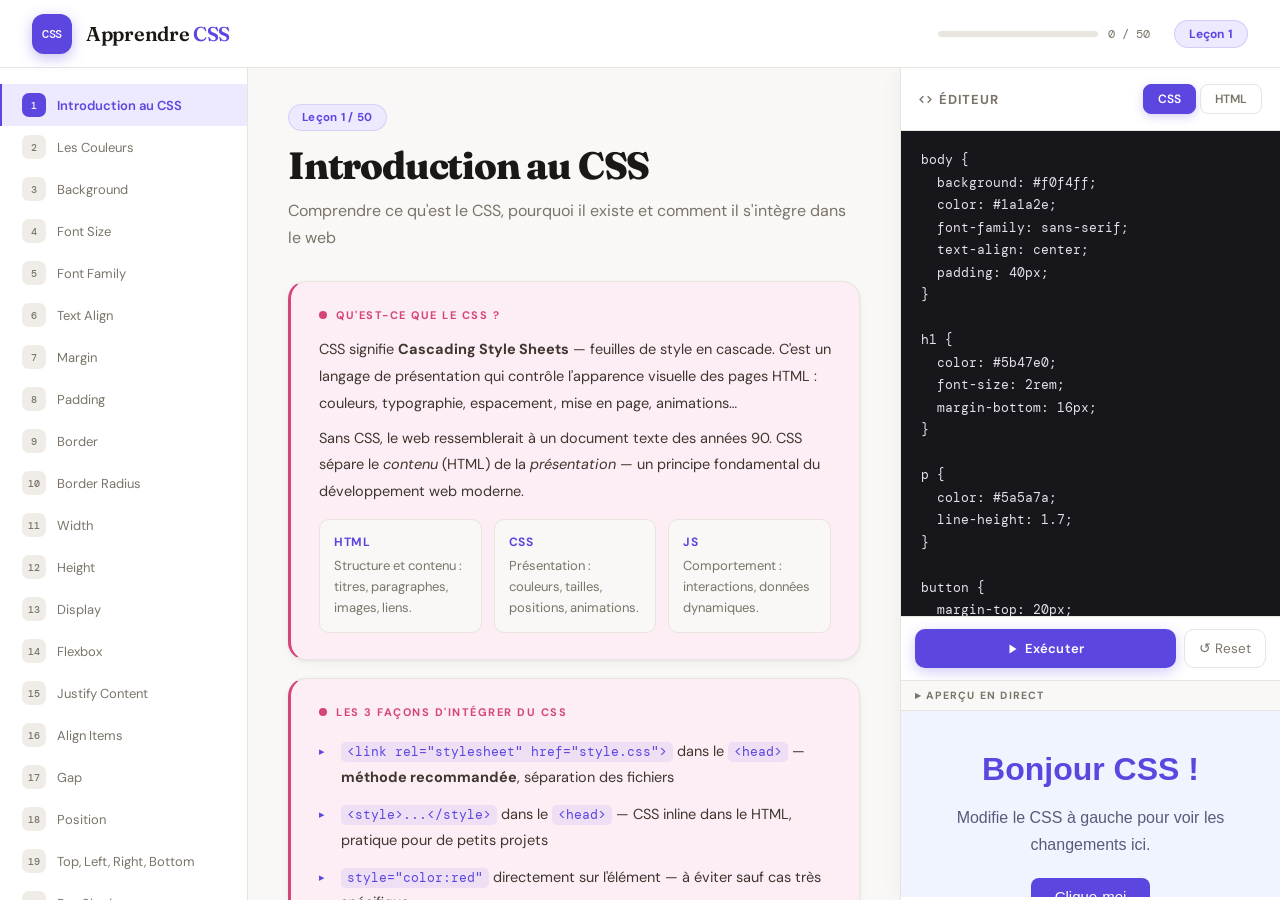
<file: css.html>
<!DOCTYPE html>
<html lang="fr">
<head>
<meta charset="UTF-8">
<meta name="viewport" content="width=device-width, initial-scale=1.0">
<title>Apprendre CSS — 50 Leçons</title>
<link href="https://fonts.googleapis.com/css2?family=DM+Mono:ital,wght@0,400;0,500;1,400&family=Fraunces:ital,opsz,wght@0,9..144,300;0,9..144,600;0,9..144,800;1,9..144,400&family=DM+Sans:ital,opsz,wght@0,9..40,300;0,9..40,400;0,9..40,500;0,9..40,700;1,9..40,400&display=swap" rel="stylesheet">

<script async src="https://pagead2.googlesyndication.com/pagead/js/adsbygoogle.js?client=ca-pub-7220960902615393"
     crossorigin="anonymous"></script>
  <script type="text/javascript"> var infolinks_pid = 3446278; var infolinks_wsid = 0; </script> <script type="text/javascript" src="//resources.infolinks.com/js/infolinks_main.js"></script>
<style>
:root {
  --bg: #f9f8f6;
  --surface: #ffffff;
  --surface2: #f4f2ff;
  --surface3: #fef9f0;
  --border: #e8e4de;
  --border-light: #f0ede8;

  --accent: #5b47e0;
  --accent-soft: #ede9ff;
  --accent2: #d4467a;
  --accent2-soft: #fdeef5;
  --accent3: #1a9e6e;
  --accent3-soft: #e8faf4;
  --accent4: #d97706;
  --accent4-soft: #fef3e2;

  --text: #1a1714;
  --text-muted: #7a7469;
  --text-light: #b0a89e;

  --code-bg: #17161a;
  --shadow-sm: 0 1px 3px rgba(0,0,0,0.06), 0 4px 12px rgba(0,0,0,0.04);
  --shadow-md: 0 4px 16px rgba(0,0,0,0.08), 0 12px 40px rgba(0,0,0,0.05);
  --shadow-lg: 0 8px 32px rgba(0,0,0,0.10), 0 24px 64px rgba(0,0,0,0.06);
}

*, *::before, *::after { margin: 0; padding: 0; box-sizing: border-box; }

body {
  background: var(--bg);
  color: var(--text);
  font-family: 'DM Sans', sans-serif;
  height: 100vh;
  overflow: hidden;
}

/* ── HEADER ── */
.header {
  background: rgba(255,255,255,0.92);
  backdrop-filter: blur(20px);
  border-bottom: 1px solid var(--border);
  padding: 0 32px;
  height: 68px;
  display: flex;
  align-items: center;
  justify-content: space-between;
  position: relative;
  z-index: 10;
}

.header-logo { display: flex; align-items: center; gap: 14px; }

.logo-icon {
  width: 40px; height: 40px;
  background: var(--accent);
  border-radius: 12px;
  display: flex; align-items: center; justify-content: center;
  color: white;
  font-family: 'DM Mono', monospace;
  font-weight: 500;
  font-size: 12px;
  letter-spacing: -0.5px;
  box-shadow: 0 4px 14px rgba(91,71,224,0.35);
}

.header h1 {
  font-family: 'Fraunces', serif;
  font-size: 20px;
  font-weight: 600;
  letter-spacing: -0.3px;
  color: var(--text);
}
.header h1 span { color: var(--accent); }

.header-meta { display: flex; align-items: center; gap: 24px; }

.progress-wrap { display: flex; align-items: center; gap: 10px; }

.progress-bar {
  width: 160px; height: 6px;
  background: var(--border);
  border-radius: 20px;
  overflow: hidden;
}

.progress-fill {
  height: 100%;
  width: 0%;
  background: linear-gradient(90deg, var(--accent), var(--accent2));
  border-radius: 20px;
  transition: width .4s cubic-bezier(.4,0,.2,1);
}

.progress-label {
  font-family: 'DM Mono', monospace;
  font-size: 12px;
  color: var(--text-muted);
}

.current-badge {
  background: var(--accent-soft);
  color: var(--accent);
  border: 1px solid rgba(91,71,224,0.18);
  padding: 5px 14px;
  border-radius: 30px;
  font-size: 12px;
  font-weight: 700;
  letter-spacing: 0.2px;
}

/* ── LAYOUT ── */
.container { display: flex; height: calc(100vh - 68px); }

/* ── SIDEBAR ── */
.sidebar {
  width: 248px;
  background: white;
  border-right: 1px solid var(--border);
  overflow-y: auto;
  flex-shrink: 0;
  padding: 16px 0 24px;
}

.sidebar::-webkit-scrollbar { width: 4px; }
.sidebar::-webkit-scrollbar-thumb { background: var(--border); border-radius: 20px; }

.sidebar-section {
  padding: 12px 20px 6px;
  font-size: 10px;
  font-weight: 700;
  letter-spacing: 2px;
  text-transform: uppercase;
  color: var(--text-light);
}

.sidebar-item {
  display: flex;
  align-items: center;
  gap: 11px;
  padding: 9px 20px;
  cursor: pointer;
  transition: all .2s;
  border-left: 2px solid transparent;
  font-size: 13px;
  font-weight: 400;
  color: var(--text-muted);
  white-space: nowrap;
  overflow: hidden;
  text-overflow: ellipsis;
}

.sidebar-item:hover {
  background: var(--surface2);
  color: var(--accent);
  border-left-color: rgba(91,71,224,0.3);
}

.sidebar-item.active {
  background: var(--accent-soft);
  color: var(--accent);
  font-weight: 600;
  border-left-color: var(--accent);
}

.sidebar-item.done { color: var(--accent3); }
.sidebar-item.done .s-num { background: var(--accent3-soft); color: var(--accent3); }

.s-num {
  width: 24px; height: 24px;
  border-radius: 7px;
  display: flex; align-items: center; justify-content: center;
  background: var(--border-light);
  font-family: 'DM Mono', monospace;
  font-size: 10px;
  font-weight: 500;
  color: var(--text-muted);
  flex-shrink: 0;
}
.sidebar-item.active .s-num { background: var(--accent); color: white; }

/* ── LESSON PANEL ── */
.lessons-panel {
  flex: 1;
  overflow-y: auto;
  padding: 36px 40px;
  background: var(--bg);
}
.lessons-panel::-webkit-scrollbar { width: 6px; }
.lessons-panel::-webkit-scrollbar-thumb { background: var(--border); border-radius: 20px; }

/* ── LESSON ── */
.lesson { display: none; animation: fadeUp .3s ease; }
.lesson.active { display: block; }

@keyframes fadeUp {
  from { opacity: 0; transform: translateY(12px); }
  to   { opacity: 1; transform: translateY(0); }
}

.lesson-header { margin-bottom: 30px; }

.lesson-badge {
  display: inline-flex;
  align-items: center;
  gap: 7px;
  background: var(--accent-soft);
  border: 1px solid rgba(91,71,224,0.15);
  color: var(--accent);
  padding: 5px 13px;
  border-radius: 30px;
  font-size: 11.5px;
  font-weight: 700;
  margin-bottom: 14px;
  letter-spacing: 0.3px;
}

.lesson h2 {
  font-family: 'Fraunces', serif;
  font-size: 38px;
  font-weight: 800;
  line-height: 1.1;
  letter-spacing: -1.2px;
  color: var(--text);
  margin-bottom: 10px;
}

.lesson-subtitle {
  color: var(--text-muted);
  font-size: 16px;
  line-height: 1.7;
  max-width: 580px;
}

/* ── BLOCKS ── */
.block {
  background: white;
  border: 1px solid var(--border);
  border-radius: 18px;
  padding: 26px 28px;
  margin-bottom: 18px;
  box-shadow: var(--shadow-sm);
  transition: box-shadow .2s, transform .2s;
}
.block:hover { box-shadow: var(--shadow-md); transform: translateY(-1px); }

.block-title {
  display: flex;
  align-items: center;
  gap: 9px;
  font-size: 11px;
  font-weight: 700;
  letter-spacing: 1.5px;
  text-transform: uppercase;
  margin-bottom: 14px;
}
.block-title .dot { width: 8px; height: 8px; border-radius: 50%; }

.block.explain .dot { background: var(--accent2); }
.block.syntax  .dot { background: var(--accent); }
.block.tip     .dot { background: var(--accent3); }
.block.example .dot { background: var(--accent4); }
.block.warn    .dot { background: #ef4444; }

.block.explain .block-title { color: var(--accent2); }
.block.syntax  .block-title { color: var(--accent); }
.block.tip     .block-title { color: var(--accent3); }
.block.example .block-title { color: var(--accent4); }
.block.warn    .block-title { color: #ef4444; }

.block.explain { border-left: 3px solid var(--accent2); background: var(--accent2-soft); }
.block.tip     { border-left: 3px solid var(--accent3); background: var(--accent3-soft); }
.block.warn    { border-left: 3px solid #ef4444; background: #fff5f5; }

.block p { font-size: 14.5px; line-height: 1.85; color: #3d3730; margin-bottom: 8px; }
.block p:last-child { margin-bottom: 0; }
.block p code, .block li code {
  font-family: 'DM Mono', monospace;
  font-size: 12.5px;
  background: rgba(91,71,224,0.09);
  color: var(--accent);
  padding: 2px 6px;
  border-radius: 5px;
}
.block.tip p code { background: rgba(26,158,110,0.12); color: var(--accent3); }

.block ul { list-style: none; margin-top: 4px; }
.block ul li {
  position: relative;
  padding: 6px 0 6px 22px;
  color: #3d3730;
  font-size: 14.5px;
  line-height: 1.75;
}
.block ul li::before {
  content: '▸';
  position: absolute;
  left: 0;
  color: var(--accent);
  font-size: 11px;
  top: 9px;
}
.block.tip ul li::before { color: var(--accent3); }

/* Enrichment: callout */
.callout {
  background: var(--accent-soft);
  border: 1px solid rgba(91,71,224,0.2);
  border-radius: 12px;
  padding: 14px 18px;
  margin-top: 14px;
  font-size: 13.5px;
  color: var(--accent);
  line-height: 1.7;
}
.callout strong { font-weight: 700; }

/* Enrichment: comparison row */
.compare-row {
  display: flex;
  gap: 12px;
  margin-top: 14px;
  flex-wrap: wrap;
}
.compare-item {
  flex: 1;
  min-width: 140px;
  background: var(--bg);
  border: 1px solid var(--border);
  border-radius: 10px;
  padding: 14px;
}
.compare-item strong {
  display: block;
  font-size: 12px;
  font-weight: 700;
  color: var(--accent);
  margin-bottom: 6px;
  text-transform: uppercase;
  letter-spacing: 0.5px;
}
.compare-item p { font-size: 13px; color: var(--text-muted); margin: 0; line-height: 1.6; }

/* Enrichment: do/dont */
.do-dont { display: flex; gap: 12px; margin-top: 14px; flex-wrap: wrap; }
.do-block, .dont-block {
  flex: 1;
  min-width: 160px;
  border-radius: 10px;
  padding: 14px 16px;
}
.do-block { background: #f0fdf4; border: 1px solid #bbf7d0; }
.dont-block { background: #fff5f5; border: 1px solid #fecaca; }
.do-block .label { font-size: 11px; font-weight: 800; color: var(--accent3); text-transform: uppercase; letter-spacing: 1px; margin-bottom: 8px; }
.dont-block .label { font-size: 11px; font-weight: 800; color: #ef4444; text-transform: uppercase; letter-spacing: 1px; margin-bottom: 8px; }
.do-block code, .dont-block code {
  font-family: 'DM Mono', monospace;
  font-size: 12px;
  display: block;
  line-height: 1.7;
  color: #1a1714;
}

/* Enrichment: visual demo strip */
.demo-strip {
  display: flex;
  gap: 10px;
  margin-top: 14px;
  flex-wrap: wrap;
}
.demo-strip .chip {
  padding: 8px 14px;
  border-radius: 8px;
  font-size: 13px;
  font-weight: 600;
}

/* ── CODE BLOCK ── */
.code-wrap { position: relative; margin-top: 10px; }
.code-wrap pre {
  background: var(--code-bg);
  border-radius: 14px;
  border: 1px solid #2a2731;
  padding: 22px 24px;
  overflow-x: auto;
  font-family: 'DM Mono', monospace;
  font-size: 12.5px;
  line-height: 1.85;
  color: #e4dfe8;
  box-shadow: 0 8px 24px rgba(0,0,0,0.18);
}
.code-wrap pre .prop { color: #79c7ff; }
.code-wrap pre .val  { color: #ffa5c8; }
.code-wrap pre .sel  { color: #c4b5fd; }
.code-wrap pre .at   { color: #fb7185; }
.code-wrap pre .com  { color: #5a5465; font-style: italic; }
.code-wrap pre .punc { color: #e4dfe8; }

.copy-btn {
  position: absolute;
  top: 10px; right: 10px;
  background: rgba(255,255,255,0.07);
  border: 1px solid rgba(255,255,255,0.1);
  color: #8a8096;
  padding: 5px 12px;
  border-radius: 7px;
  cursor: pointer;
  font-size: 11.5px;
  font-family: 'DM Sans', sans-serif;
  transition: all .18s;
}
.copy-btn:hover { background: var(--accent); color: white; border-color: var(--accent); }

/* ── TABLE ── */
.values-table { width: 100%; border-collapse: collapse; border-radius: 12px; overflow: hidden; margin-top: 4px; }
.values-table th {
  background: var(--accent-soft);
  color: var(--accent);
  padding: 11px 14px;
  text-align: left;
  font-size: 11px;
  text-transform: uppercase;
  letter-spacing: 0.8px;
  font-weight: 700;
}
.values-table td {
  padding: 11px 14px;
  border-bottom: 1px solid var(--border-light);
  color: #3d3730;
  font-size: 13.5px;
  line-height: 1.6;
}
.values-table tr:last-child td { border-bottom: none; }
.values-table tr:hover td { background: var(--bg); }
.values-table td:first-child { font-family: 'DM Mono', monospace; font-size: 12px; color: var(--accent); font-weight: 500; }

/* ── BUTTONS ── */
.try-btn, .run-btn {
  background: var(--accent);
  color: white;
  border: none;
  border-radius: 10px;
  font-weight: 600;
  cursor: pointer;
  transition: all .2s;
  font-family: 'DM Sans', sans-serif;
  letter-spacing: 0.2px;
  box-shadow: 0 4px 14px rgba(91,71,224,0.28);
}
.try-btn { padding: 11px 22px; margin-top: 10px; font-size: 13.5px; }
.try-btn:hover, .run-btn:hover { background: #4a38cc; transform: translateY(-1px); box-shadow: 0 6px 20px rgba(91,71,224,0.38); }

/* ── NAVIGATION ── */
.lesson-nav {
  display: flex;
  align-items: center;
  justify-content: space-between;
  margin-top: 36px;
  padding-top: 22px;
  border-top: 1px solid var(--border);
}

.nav-btn, .mark-done-btn, .reset-btn {
  border-radius: 10px;
  cursor: pointer;
  transition: all .2s;
  font-family: 'DM Sans', sans-serif;
  font-size: 13.5px;
}
.nav-btn {
  background: white;
  border: 1px solid var(--border);
  color: var(--text-muted);
  padding: 10px 18px;
  font-weight: 600;
}
.nav-btn:hover { border-color: var(--accent); color: var(--accent); background: var(--accent-soft); }
.nav-btn:disabled { opacity: 0.35; cursor: not-allowed; }

.mark-done-btn {
  background: var(--accent3-soft);
  border: 1px solid rgba(26,158,110,0.25);
  color: var(--accent3);
  padding: 10px 20px;
  font-weight: 700;
}
.mark-done-btn:hover { background: rgba(26,158,110,0.15); }
.mark-done-btn.done { background: var(--accent3); color: white; border-color: var(--accent3); }

.reset-btn {
  background: white;
  border: 1px solid var(--border);
  color: var(--text-muted);
  padding: 10px 14px;
}
.reset-btn:hover { border-color: var(--accent2); color: var(--accent2); }

/* ── EDITOR ── */
.editor-section {
  width: 380px;
  background: white;
  border-left: 1px solid var(--border);
  display: flex;
  flex-direction: column;
  box-shadow: -4px 0 20px rgba(0,0,0,0.04);
}

.editor-header {
  padding: 16px 18px;
  border-bottom: 1px solid var(--border);
  display: flex;
  align-items: center;
  justify-content: space-between;
}

.editor-header h3 {
  font-size: 13px;
  font-weight: 700;
  color: var(--text-muted);
  display: flex;
  align-items: center;
  gap: 7px;
  text-transform: uppercase;
  letter-spacing: 0.8px;
}

.editor-tabs { display: flex; gap: 4px; }
.editor-tab {
  padding: 6px 14px;
  border: 1px solid var(--border);
  border-radius: 8px;
  background: transparent;
  color: var(--text-muted);
  font-weight: 600;
  font-size: 12px;
  cursor: pointer;
  transition: all .18s;
  font-family: 'DM Sans', sans-serif;
}
.editor-tab.active {
  background: var(--accent);
  color: white;
  border-color: var(--accent);
  box-shadow: 0 3px 10px rgba(91,71,224,0.25);
}

.editor-body { flex: 1; display: flex; flex-direction: column; overflow: hidden; }

textarea#editor, textarea#html-editor {
  width: 100%;
  height: 100%;
  background: var(--code-bg);
  border: none;
  outline: none;
  color: #e4dfe8;
  padding: 18px 20px;
  resize: none;
  font-family: 'DM Mono', monospace;
  font-size: 12.5px;
  line-height: 1.8;
}

#htmlWrap { display: none; height: 100%; }
#htmlWrap.visible { display: flex; flex-direction: column; }

.editor-footer {
  padding: 12px 14px;
  border-top: 1px solid var(--border);
  display: flex;
  gap: 8px;
  background: white;
}

.run-btn { flex: 1; padding: 10px; font-size: 13px; display: flex; align-items: center; justify-content: center; gap: 6px; }

.preview-wrap { height: 220px; border-top: 1px solid var(--border); overflow: hidden; flex-shrink: 0; }

.preview-label {
  padding: 8px 14px;
  background: var(--bg);
  border-bottom: 1px solid var(--border);
  color: var(--text-muted);
  font-size: 10.5px;
  font-weight: 700;
  letter-spacing: 1.2px;
  text-transform: uppercase;
}

iframe#result {
  width: 100%;
  height: calc(220px - 34px);
  border: none;
  background: white;
}

/* ── RESPONSIVE ── */
@media(max-width: 1100px) { .sidebar { display: none; } }
@media(max-width: 820px) {
  body { overflow: auto; }
  .container { flex-direction: column; height: auto; }
  .lessons-panel { min-height: 60vh; padding: 24px 20px; }
  .editor-section { width: 100%; height: 55vh; }
  .lesson h2 { font-size: 28px; }
}
</style>
</head>
<body>

<div class="header">
  <div class="header-logo">
    <div class="logo-icon">CSS</div>
    <h1>Apprendre <span>CSS</span></h1>
  </div>
  <div class="header-meta">
    <div class="progress-wrap">
      <div class="progress-bar"><div class="progress-fill" id="progressFill"></div></div>
      <span class="progress-label" id="progressText">0 / 50</span>
    </div>
    <div class="current-badge" id="currentBadge">Leçon 1</div>
  </div>
</div>

<div class="container">
  <div class="sidebar" id="sidebar"></div>
  <div class="lessons-panel" id="lessonsPanel"></div>

  <div class="editor-section">
    <div class="editor-header">
      <h3>
        <svg width="13" height="13" viewBox="0 0 24 24" fill="none" stroke="currentColor" stroke-width="2.5"><polyline points="16 18 22 12 16 6"/><polyline points="8 6 2 12 8 18"/></svg>
        Éditeur
      </h3>
      <div class="editor-tabs">
        <button class="editor-tab active" onclick="switchTab('css')">CSS</button>
        <button class="editor-tab" onclick="switchTab('html')">HTML</button>
      </div>
    </div>
    <div class="editor-body">
      <div id="cssWrap" style="display:flex;flex-direction:column;flex:1;overflow:hidden">
        <textarea id="editor">body {
  background: #f0f4ff;
  color: #1a1a2e;
  font-family: sans-serif;
  text-align: center;
  padding: 40px;
}

h1 {
  color: #5b47e0;
  font-size: 2rem;
  margin-bottom: 16px;
}

p {
  color: #5a5a7a;
  line-height: 1.7;
}

button {
  margin-top: 20px;
  padding: 10px 24px;
  background: #5b47e0;
  color: white;
  border: none;
  border-radius: 8px;
  cursor: pointer;
  font-size: 15px;
}</textarea>
      </div>
      <div id="htmlWrap">
        <textarea id="html-editor">&lt;h1&gt;Bonjour CSS !&lt;/h1&gt;
&lt;p&gt;Modifie le CSS à gauche pour voir les changements ici.&lt;/p&gt;
&lt;button&gt;Clique-moi&lt;/button&gt;</textarea>
      </div>
    </div>
    <div class="editor-footer">
      <button class="run-btn" onclick="runCode()">
        <svg width="12" height="12" viewBox="0 0 24 24" fill="currentColor"><polygon points="5 3 19 12 5 21 5 3"/></svg>
        Exécuter
      </button>
      <button class="reset-btn" onclick="resetCode()">↺ Reset</button>
    </div>
    <div class="preview-wrap">
      <div class="preview-label">▸ Aperçu en direct</div>
      <iframe id="result"></iframe>
    </div>
  </div>
</div>

<script>
// ════════════════════════════════════════════════
//  LESSONS DATA — enrichies avec contenu informatif
// ════════════════════════════════════════════════
const lessons = [
{
  title: "Introduction au CSS",
  subtitle: "Comprendre ce qu'est le CSS, pourquoi il existe et comment il s'intègre dans le web",
  blocks: [
    { type: "explain", title: "Qu'est-ce que le CSS ?", content: `
      <p>CSS signifie <strong>Cascading Style Sheets</strong> — feuilles de style en cascade. C'est un langage de présentation qui contrôle l'apparence visuelle des pages HTML : couleurs, typographie, espacement, mise en page, animations…</p>
      <p>Sans CSS, le web ressemblerait à un document texte des années 90. CSS sépare le <em>contenu</em> (HTML) de la <em>présentation</em> — un principe fondamental du développement web moderne.</p>
      <div class="compare-row">
        <div class="compare-item"><strong>HTML</strong><p>Structure et contenu : titres, paragraphes, images, liens.</p></div>
        <div class="compare-item"><strong>CSS</strong><p>Présentation : couleurs, tailles, positions, animations.</p></div>
        <div class="compare-item"><strong>JS</strong><p>Comportement : interactions, données dynamiques.</p></div>
      </div>
    `},
    { type: "explain", title: "Les 3 façons d'intégrer du CSS", content: `
      <ul>
        <li><code>&lt;link rel="stylesheet" href="style.css"&gt;</code> dans le <code>&lt;head&gt;</code> — <strong>méthode recommandée</strong>, séparation des fichiers</li>
        <li><code>&lt;style&gt;...&lt;/style&gt;</code> dans le <code>&lt;head&gt;</code> — CSS inline dans le HTML, pratique pour de petits projets</li>
        <li><code>style="color:red"</code> directement sur l'élément — à éviter sauf cas très spécifique</li>
      </ul>
    `},
    { type: "syntax", title: "Syntaxe de base", code: `/* SÉLECTEUR { propriété: valeur; } */

body {
  background: #f0f4ff;  /* couleur de fond */
  color: #1a1a2e;        /* couleur du texte */
}

h1 {
  font-size: 36px;       /* taille du titre */
  font-weight: bold;     /* graisse */
}

/* Plusieurs sélecteurs */
h1, h2, h3 {
  font-family: serif;
}` },
    { type: "tip", title: "💡 La cascade — pourquoi « Cascading » ?", content: `
      <p>Quand plusieurs règles s'appliquent au même élément, CSS les résout par <strong>spécificité</strong> et <strong>ordre d'apparition</strong>. Les règles plus basses dans le fichier écrasent les précédentes si leur spécificité est égale.</p>
      <div class="callout"><strong>Ordre de priorité :</strong> style inline &gt; id (#) &gt; classe (.) &gt; élément (h1) &gt; héritage</div>
    `}
  ],
  demo: `body { background: #f0f4ff; color: #1a1a2e; font-family: sans-serif; text-align: center; padding: 40px; }\nh1 { color: #5b47e0; font-size: 2.5rem; }\np { color: #5a5a7a; }`
},
{
  title: "Les Couleurs",
  subtitle: "Maîtriser les différentes façons d'écrire les couleurs et comprendre leurs avantages respectifs",
  blocks: [
    { type: "explain", title: "La propriété color", content: `
      <p>La propriété <code>color</code> change la couleur du <strong>texte</strong> d'un élément. La propriété <code>background-color</code> (ou <code>background</code>) change la couleur de fond. CSS accepte 5 formats de couleurs.</p>
    `},
    { type: "syntax", title: "Les 5 formats de couleurs", code: `p { color: red; }               /* Nom anglais (~150 noms) */
p { color: #e74c3c; }           /* Hexadécimal — le plus courant */
p { color: #e74; }              /* Hex raccourci (3 chiffres) */
p { color: rgb(231, 76, 60); }  /* RGB — rouge, vert, bleu */
p { color: rgba(231,76,60,0.6);}/* RGBA — + canal alpha (0-1) */
p { color: hsl(6, 78%, 57%); }  /* HSL — teinte, saturation, luminosité */
p { color: hsla(6,78%,57%,0.8);}/* HSLA — + transparence */` },
    { type: "example", title: "Comparatif des formats", table: [
      ["Format","Exemple","Avantages","Cas d'usage"],
      ["Nom","red","Simple, lisible","Prototypage rapide"],
      ["Hex","#ff5733","Universel, court","Utilisation quotidienne"],
      ["RGB","rgb(255,87,51)","Familier","Calculs dynamiques JS"],
      ["RGBA","rgba(255,87,51,0.5)","Transparence","Overlays, ombres"],
      ["HSL","hsl(14,100%,60%)","Intuitif","Palettes & variations"],
    ]},
    { type: "tip", title: "💡 Pourquoi HSL est le plus puissant", content: `
      <p>HSL = <strong>H</strong>ue (teinte 0-360°) + <strong>S</strong>aturation (0-100%) + <strong>L</strong>uminosité (0-100%). Pour créer des variations d'une couleur, il suffit de changer <strong>L</strong> :</p>
      <div class="do-dont">
        <div class="do-block"><div class="label">✓ Variations faciles en HSL</div><code>hsl(220, 80%, 30%) /* sombre */
hsl(220, 80%, 50%) /* normal */
hsl(220, 80%, 70%) /* clair */</code></div>
        <div class="dont-block"><div class="label">✗ Difficile en Hex</div><code>#1a3d99  /* sombre */
#2d66ff  /* normal */
#7fa3ff  /* clair */</code></div>
      </div>
    `}
  ],
  demo: `body { background: #fafaf9; font-family: sans-serif; padding: 40px; }\n.row { display: flex; gap: 10px; margin: 10px 0; }\n.chip { padding: 10px 18px; border-radius: 8px; font-weight: 700; font-size: 13px; color: white; }\n.a { background: #e74c3c; }\n.b { background: hsl(220,80%,55%); }\n.c { background: rgba(26,158,110,1); }\n.d { background: hsl(280,70%,60%); }`
},
{
  title: "Background",
  subtitle: "Contrôler les fonds : couleurs solides, images, dégradés et combinaisons avancées",
  blocks: [
    { type: "explain", title: "La propriété background", content: `
      <p><code>background</code> est une propriété raccourci qui peut contenir : une couleur, une image, un dégradé, une position, une taille et une répétition. Toutes ces options peuvent se combiner.</p>
    `},
    { type: "syntax", title: "Toutes les sous-propriétés", code: `/* Les propriétés individuelles */
div {
  background-color: #1a1a2e;
  background-image: url('photo.jpg');
  background-size: cover;      /* cover | contain | 100px | 50% */
  background-position: center; /* top | bottom | left | right | 25% 75% */
  background-repeat: no-repeat;/* repeat | no-repeat | repeat-x */
  background-attachment: fixed;/* scroll | fixed (effet parallaxe) */
}

/* Raccourci : image position/size repeat color */
div {
  background: url('photo.jpg') center/cover no-repeat #1a1a2e;
}

/* Dégradé */
div { background: linear-gradient(135deg, #667eea, #764ba2); }` },
    { type: "example", title: "Valeurs de background-size", table: [
      ["Valeur","Effet","Cas d'usage"],
      ["cover","Remplit l'élément (peut recadrer)","Hero, vignettes"],
      ["contain","Image entière visible (avec espaces)","Logos, icônes"],
      ["100% 100%","Étire l'image (déformation possible)","Rare"],
      ["auto","Taille originale","Image précise"],
      ["200px 150px","Taille fixe","Contrôle total"],
    ]},
    { type: "tip", title: "💡 Plusieurs fonds superposés", content: `
      <p>CSS permet d'empiler plusieurs fonds, séparés par des virgules. Le premier est au-dessus :</p>
      <div class="callout"><strong>Exemple :</strong><br>background: url('grain.png'), linear-gradient(135deg, #667eea, #764ba2);</div>
    `}
  ],
  demo: `body { margin: 0; padding: 0; font-family: sans-serif; }\n.box { padding: 30px; text-align: center; color: white; font-size: 15px; font-weight: 700; margin: 4px 0; }\n.b1 { background: #e74c3c; }\n.b2 { background: linear-gradient(135deg, #667eea, #764ba2); }\n.b3 { background: linear-gradient(90deg, #f093fb, #f5576c, #fda085); }`
},
{
  title: "Font Size",
  subtitle: "Contrôler la taille du texte et comprendre la différence entre les unités absolues et relatives",
  blocks: [
    { type: "explain", title: "Changer la taille du texte", content: `
      <p><code>font-size</code> définit la taille du texte. Le choix de l'unité est crucial : certaines sont <strong>absolues</strong> (px), d'autres <strong>relatives</strong> (rem, em, %) et s'adaptent au contexte.</p>
      <p>La taille de base du navigateur est généralement <strong>16px</strong> — c'est la valeur de <code>1rem</code>.</p>
    `},
    { type: "syntax", title: "Les unités avec exemples", code: `/* ABSOLU — ne change pas */
h1 { font-size: 48px; }   /* Toujours 48 pixels */

/* RELATIF au :root (html) */
h1 { font-size: 3rem; }   /* 3 × 16px = 48px */
p  { font-size: 1rem; }   /* 16px — taille de base */

/* RELATIF au parent */
.card p { font-size: 0.9em; } /* 90% de la taille du parent */

/* RELATIF au viewport */
h1 { font-size: 5vw; }    /* 5% de la largeur d'écran */
h1 { font-size: 4vh; }    /* 4% de la hauteur d'écran */

/* FLUIDE avec clamp */
h1 { font-size: clamp(24px, 5vw, 60px); }` },
    { type: "example", title: "Quand utiliser quelle unité ?", table: [
      ["Unité","Valeur relative à","Recommandé pour"],
      ["px","Rien (absolu)","Bordures, ombres, espacements précis"],
      ["rem","html (racine)","Texte — respecte zoom navigateur"],
      ["em","Élément parent","Composants auto-scalables"],
      ["vw","Largeur viewport","Titres responsives"],
      ["vh","Hauteur viewport","Sections plein écran"],
      ["%","Élément parent","Mises en page fluides"],
    ]},
    { type: "tip", title: "💡 Accessibilité et rem", content: `
      <p>Si un utilisateur a configuré une grande taille de police dans son navigateur (accessibilité, malvoyance), <code>rem</code> respecte ce réglage, <code>px</code> l'ignore. C'est pourquoi <strong>rem est recommandé pour les tailles de texte</strong>.</p>
    `}
  ],
  demo: `body { background: #f9f8f6; color: #1a1714; font-family: sans-serif; padding: 40px; }\nh1 { font-size: 3rem; color: #5b47e0; margin-bottom: 8px; }\nh2 { font-size: 2rem; color: #7c6fe0; margin-bottom: 8px; }\nh3 { font-size: 1.5rem; color: #9d94e0; margin-bottom: 8px; }\np { font-size: 1rem; color: #7a7469; }\n.small { font-size: 0.8rem; color: #b0a89e; }`
},
{
  title: "Font Family",
  subtitle: "Choisir, importer et combiner des polices de caractères pour la typographie",
  blocks: [
    { type: "explain", title: "Les polices en CSS", content: `
      <p><code>font-family</code> définit la police du texte. On liste plusieurs polices par ordre de préférence : si la première n'est pas disponible, CSS essaie la suivante, etc. On finit toujours par une famille générique.</p>
      <p>Il existe des <strong>polices système</strong> (toujours disponibles) et des <strong>polices web</strong> (à charger, ex: Google Fonts).</p>
    `},
    { type: "syntax", title: "Polices système et web", code: `/* Polices système — toujours disponibles */
body { font-family: Arial, Helvetica, sans-serif; }
body { font-family: Georgia, 'Times New Roman', serif; }
body { font-family: 'Courier New', Courier, monospace; }

/* Stack moderne (sans téléchargement) */
body {
  font-family: -apple-system, BlinkMacSystemFont,
    'Segoe UI', Roboto, Oxygen, sans-serif;
}

/* Google Fonts — dans le <head> HTML : */
/* <link href="https://fonts.googleapis.com/css2?family=Inter" rel="stylesheet"> */
body { font-family: 'Inter', sans-serif; }

/* Familles génériques (dernier recours) */
p { font-family: serif; }         /* Times-like */
p { font-family: sans-serif; }    /* Arial-like */
p { font-family: monospace; }     /* Code */
p { font-family: cursive; }       /* Script */
p { font-family: fantasy; }       /* Décoratif */` },
    { type: "tip", title: "💡 Pairer deux polices (principe)", content: `
      <p>Une bonne typographie combine souvent deux polices : une <strong>serif ou display</strong> pour les titres (caractère, personnalité) et une <strong>sans-serif</strong> pour le corps (lisibilité).</p>
      <div class="compare-row">
        <div class="compare-item"><strong>Titres</strong><p>Polices expressives : Playfair Display, Merriweather, Fraunces…</p></div>
        <div class="compare-item"><strong>Corps</strong><p>Polices lisibles : Inter, DM Sans, Source Sans, Nunito…</p></div>
      </div>
    `}
  ],
  demo: `body { background: #f9f8f6; padding: 40px; }\n.f1 { font-family: serif; font-size: 22px; color: #1a1714; margin: 14px 0; }\n.f2 { font-family: sans-serif; font-size: 22px; color: #3d3730; margin: 14px 0; }\n.f3 { font-family: monospace; font-size: 20px; color: #5b47e0; margin: 14px 0; }`
},
{
  title: "Text Align",
  subtitle: "Aligner le texte horizontalement et comprendre l'impact sur la lisibilité",
  blocks: [
    { type: "explain", title: "L'alignement du texte", content: `
      <p><code>text-align</code> contrôle l'alignement horizontal du texte à l'intérieur de son conteneur bloc. Il affecte le texte, mais aussi les éléments inline comme les images.</p>
    `},
    { type: "syntax", title: "Les 4 valeurs principales", code: `p { text-align: left; }    /* Par défaut en langues occidentales */
p { text-align: center; }  /* Centré */
p { text-align: right; }   /* Aligné à droite */
p { text-align: justify; } /* Justifié (aligne les deux bords) */

/* Valeurs modernes */
p { text-align: start; }   /* Gauche (RTL-aware) */
p { text-align: end; }     /* Droite (RTL-aware) */` },
    { type: "example", title: "Guide d'utilisation", table: [
      ["Valeur","Idéal pour","À éviter pour"],
      ["left","Corps de texte, articles","—"],
      ["center","Titres, CTA, badges","Longs paragraphes"],
      ["right","Nombres, prix, UI éléments droite","Texte long"],
      ["justify","Articles imprimés, e-books","Petits écrans (espaces irréguliers)"],
    ]},
    { type: "tip", title: "💡 Problème de justify sur mobile", content: `
      <p><code>text-align: justify</code> peut créer des <strong>trous visuels</strong> sur les petits écrans (colonnes étroites). Pour atténuer cela, associez-le à <code>hyphens: auto</code> :</p>
      <div class="callout">p { text-align: justify; hyphens: auto; }</div>
    `}
  ],
  demo: `body { background: #f9f8f6; color: #1a1714; font-family: sans-serif; padding: 24px; }\np { background: white; border: 1px solid #e8e4de; border-radius: 8px; padding: 14px 18px; margin: 8px 0; font-size: 14px; color: #3d3730; }\n.l { text-align: left; border-left: 3px solid #5b47e0; }\n.c { text-align: center; border-left: 3px solid #d4467a; }\n.r { text-align: right; border-left: 3px solid #1a9e6e; }\n.j { text-align: justify; border-left: 3px solid #d97706; }`
},
{
  title: "Margin",
  subtitle: "Maîtriser l'espace extérieur autour des éléments et les subtilités du margin collapse",
  blocks: [
    { type: "explain", title: "L'espace extérieur", content: `
      <p><code>margin</code> crée de l'espace <strong>à l'extérieur</strong> d'un élément — entre lui et ses voisins. Le margin est <em>transparent</em> : il n'hérite pas de la couleur de fond.</p>
    `},
    { type: "syntax", title: "Toutes les syntaxes", code: `/* 1 valeur : 4 côtés identiques */
div { margin: 20px; }

/* 2 valeurs : vertical | horizontal */
div { margin: 10px 20px; }

/* 3 valeurs : haut | horizontal | bas */
div { margin: 10px 20px 30px; }

/* 4 valeurs : haut | droite | bas | gauche (sens horaire) */
div { margin: 10px 20px 30px 40px; }

/* Propriétés séparées */
div {
  margin-top: 10px;
  margin-right: 20px;
  margin-bottom: 10px;
  margin-left: 20px;
}

/* Centrer horizontalement */
.container {
  width: 800px;
  margin: 0 auto; /* auto = partage l'espace disponible */
}` },
    { type: "tip", title: "💡 Le Margin Collapse — un comportement surprenant", content: `
      <p>Quand deux éléments bloc sont empilés verticalement, leurs marges <strong>fusionnent</strong> (collapse) : le margin résultant est le plus grand des deux, pas leur somme.</p>
      <div class="do-dont">
        <div class="dont-block"><div class="label">⚠ Attendu (faux)</div><code>/* p1: margin-bottom: 20px */
/* p2: margin-top: 30px  */
/* Résultat attendu: 50px → FAUX */</code></div>
        <div class="do-block"><div class="label">✓ Réel (collapse)</div><code>/* Résultat réel: 30px */
/* (le max des deux) */
/* Solution: flexbox gap */</code></div>
      </div>
    `}
  ],
  demo: `body { background: #f9f8f6; font-family: sans-serif; padding: 20px; }\n.box { background: #5b47e0; color: white; padding: 14px; font-weight: 700; border-radius: 8px; width: 200px; text-align: center; font-size: 13px; }\n.a { margin: 5px; }\n.b { margin: 20px; }\n.c { margin: 30px auto; }`
},
{
  title: "Padding",
  subtitle: "Gérer l'espace intérieur d'un élément et comprendre box-sizing",
  blocks: [
    { type: "explain", title: "L'espace intérieur", content: `
      <p><code>padding</code> crée de l'espace <strong>à l'intérieur</strong> de l'élément, entre son contenu et sa bordure. Contrairement au margin, le padding <em>hérite du background</em> de l'élément.</p>
    `},
    { type: "syntax", title: "Syntaxe (identique à margin)", code: `/* 1 valeur : tous les côtés */
div { padding: 20px; }

/* 2 valeurs : vertical | horizontal */
div { padding: 12px 24px; } /* Boutons typiques */

/* Séparés */
div {
  padding-top: 20px;
  padding-right: 24px;
  padding-bottom: 20px;
  padding-left: 24px;
}` },
    { type: "example", title: "Margin vs Padding — tableau récapitulatif", table: [
      ["","Margin","Padding"],
      ["Position","Extérieur à l'élément","Intérieur à l'élément"],
      ["Couleur de fond","Non (toujours transparent)","Oui (hérite du background)"],
      ["Cliquable","Non","Oui (inclus dans la zone)"],
      ["Collapse vertical","Oui (entre blocs)","Non"],
      ["Valeur négative","Oui","Non"],
    ]},
    { type: "tip", title: "💡 box-sizing: border-box", content: `
      <p>Par défaut (<code>content-box</code>), padding et bordure <em>s'ajoutent</em> à la largeur définie. Un élément de <code>width:200px</code> avec <code>padding:20px</code> fait en réalité 240px.</p>
      <p>Avec <code>box-sizing: border-box</code>, le padding est <em>inclus</em> dans la largeur — beaucoup plus intuitif ! C'est pourquoi presque tous les projets ajoutent :</p>
      <div class="callout">*, *::before, *::after { box-sizing: border-box; }</div>
    `}
  ],
  demo: `body { background: #f9f8f6; font-family: sans-serif; display: flex; gap: 20px; padding: 30px; align-items: flex-start; }\n.box { background: #5b47e0; color: white; font-weight: 700; border-radius: 10px; font-size: 13px; }\n.a { padding: 4px; }\n.b { padding: 16px; }\n.c { padding: 32px; }`
},
{
  title: "Border",
  subtitle: "Ajouter et styliser des bordures avec tous leurs paramètres",
  blocks: [
    { type: "explain", title: "La propriété border", content: `
      <p><code>border</code> crée une bordure autour d'un élément. Elle se compose de 3 valeurs : <strong>épaisseur</strong>, <strong>style</strong> (obligatoire !), <strong>couleur</strong>.</p>
      <p>Sans style déclaré (<code>solid</code>, <code>dashed</code>…), la bordure n'apparaît pas même avec épaisseur et couleur.</p>
    `},
    { type: "syntax", title: "Syntaxe complète", code: `/* Raccourci : épaisseur style couleur */
div { border: 2px solid #5b47e0; }

/* Côtés individuels */
div { border-top: 3px dashed #d4467a; }
div { border-bottom: 1px solid #e8e4de; }
div { border-left: 4px solid #5b47e0; } /* Accent latéral */
div { border-right: none; }

/* Propriétés séparées */
div {
  border-width: 2px;
  border-style: solid;
  border-color: #5b47e0;
}

/* Supprimer une bordure héritée */
input { border: none; outline: none; }` },
    { type: "example", title: "Les 8 styles de bordures", table: [
      ["Style","Apparence","Usage courant"],
      ["solid","Trait plein continu","Le plus fréquent"],
      ["dashed","Tirets","Zones de drop, upload"],
      ["dotted","Petits points","Délimiteurs discrets"],
      ["double","Double trait","Effets décoratifs"],
      ["groove","Relief enfoncé 3D","Rétro, formulaires"],
      ["ridge","Relief en saillie 3D","Rétro"],
      ["inset","Encadré enfoncé","Champs, widgets"],
      ["none","Aucune bordure","Reset, suppression"],
    ]},
  ],
  demo: `body { background: #f9f8f6; font-family: sans-serif; padding: 30px; display: flex; flex-wrap: wrap; gap: 14px; }\n.box { width: 130px; height: 70px; display: flex; align-items: center; justify-content: center; font-size: 13px; font-weight: 600; border-radius: 6px; color: #1a1714; background: white; }\n.a { border: 3px solid #5b47e0; }\n.b { border: 3px dashed #d4467a; }\n.c { border: 3px dotted #1a9e6e; }\n.d { border: 3px double #d97706; }`
},
{
  title: "Border Radius",
  subtitle: "Arrondir les coins des éléments jusqu'aux formes complexes",
  blocks: [
    { type: "explain", title: "Arrondir les coins", content: `
      <p><code>border-radius</code> arrondit les coins en définissant le rayon de la courbe. Il peut s'appliquer à chaque coin indépendamment et même créer des formes complexes.</p>
    `},
    { type: "syntax", title: "De l'arrondi au cercle", code: `/* Valeurs identiques */
div { border-radius: 8px; }   /* Légèrement arrondi (boutons) */
div { border-radius: 16px; }  /* Cartes modernes */
div { border-radius: 9999px; }/* Pilule / capsule */
div { border-radius: 50%; }   /* Cercle ou ellipse */

/* 4 coins séparés (haut-gauche haut-droit bas-droit bas-gauche) */
div { border-radius: 16px 4px 16px 4px; } /* Effet asymétrique */

/* Forme "blob" avec /  (horizontal / vertical) */
div { border-radius: 60% 40% 30% 70% / 60% 30% 70% 40%; }

/* Côtés séparés */
div {
  border-top-left-radius: 20px;
  border-top-right-radius: 4px;
}` },
    { type: "tip", title: "💡 Cercle parfait", content: `
      <p>Pour un cercle : <code>width</code> = <code>height</code> + <code>border-radius: 50%</code>. Pour les avatars :</p>
      <div class="callout">.avatar { width: 48px; height: 48px; border-radius: 50%; object-fit: cover; }</div>
    `}
  ],
  demo: `body { background: #f9f8f6; font-family: sans-serif; padding: 40px; display: flex; gap: 20px; align-items: center; flex-wrap: wrap; }\n.box { width: 90px; height: 90px; background: #5b47e0; display: flex; align-items: center; justify-content: center; color: white; font-size: 11px; font-weight: 700; text-align: center; }\n.a { border-radius: 0; }\n.b { border-radius: 10px; }\n.c { border-radius: 28px; }\n.d { border-radius: 50%; }`
},
{
  title: "Width",
  subtitle: "Définir la largeur des éléments avec unités absolues, relatives et contraintes min/max",
  blocks: [
    { type: "explain", title: "Contrôler la largeur", content: `
      <p><code>width</code> définit la largeur d'un élément bloc. Les éléments bloc occupent par défaut 100% de leur parent (<code>width: auto</code>). Les éléments inline ne peuvent pas avoir de width.</p>
    `},
    { type: "syntax", title: "Les unités et les limites", code: `div { width: 300px; }     /* Fixe — attention au responsive */
div { width: 50%; }       /* 50% de la largeur du parent */
div { width: 80vw; }      /* 80% de la largeur de l'écran */
div { width: auto; }      /* Défaut : s'adapte au contenu/parent */
div { width: fit-content; }/* S'adapte au contenu (moderne) */

/* Contraintes (plus robustes que width seul) */
.container {
  width: 100%;
  max-width: 1200px; /* Ne dépasse jamais 1200px */
  min-width: 280px;  /* Jamais plus petit que 280px */
  margin: 0 auto;    /* Centré */
}` },
    { type: "example", title: "Patterns responsives courants", table: [
      ["Pattern","CSS","Usage"],
      ["Conteneur principal","width:100%; max-width:1200px","Layout page"],
      ["Colonne de texte","width:100%; max-width:65ch","Articles"],
      ["Image responsive","width:100%; max-width:100%","Images fluides"],
      ["Sidebar","width:240px; flex-shrink:0","Navigation latérale"],
    ]},
    { type: "tip", title: "💡 max-width: 100% pour les images", content: `
      <p>Appliquez <code>max-width: 100%; height: auto</code> à toutes vos images pour qu'elles ne dépassent jamais de leur conteneur et gardent leurs proportions.</p>
    `}
  ],
  demo: `body { background: #f9f8f6; font-family: sans-serif; padding: 24px; }\n.box { background: #5b47e0; color: white; font-size: 12px; font-weight: 700; padding: 10px 14px; margin: 8px 0; border-radius: 6px; }\n.a { width: 30%; }\n.b { width: 60%; }\n.c { width: 100%; }\n.d { width: 180px; }`
},
{
  title: "Height",
  subtitle: "Définir la hauteur et comprendre les unités vh et la hauteur dynamique",
  blocks: [
    { type: "explain", title: "Contrôler la hauteur", content: `
      <p><code>height</code> fonctionne comme <code>width</code> mais pour la hauteur. Grande différence : les éléments ont par défaut <code>height: auto</code> (hauteur = contenu), et <code>height: 100%</code> nécessite que le parent ait une hauteur définie.</p>
    `},
    { type: "syntax", title: "Exemples et cas modernes", code: `div { height: 200px; }    /* Fixe */
div { height: 50vh; }    /* 50% de la hauteur de la fenêtre */
div { height: 100%; }    /* 100% du parent (parent doit avoir height) */
div { height: auto; }    /* S'adapte au contenu (défaut) */

/* min-height : recommandé plutôt que height fixe */
section { min-height: 100vh; } /* Au moins plein écran */
main { min-height: calc(100vh - 80px); } /* Moins le header */

/* Nouvelle unité mobile-friendly */
section { min-height: 100dvh; } /* dvh = dynamic viewport height */
/* Évite les problèmes avec la barre d'adresse mobile */` },
    { type: "tip", title: "💡 100vh vs 100dvh sur mobile", content: `
      <p>Sur mobile, <code>100vh</code> peut inclure la barre d'adresse du navigateur, causant un scroll non désiré. La nouvelle unité <code>dvh</code> (dynamic viewport height) s'adapte dynamiquement. Support moderne suffisant pour l'utiliser.</p>
    `}
  ],
  demo: `body { background: #f9f8f6; font-family: sans-serif; padding: 30px; display: flex; gap: 14px; align-items: flex-end; }\n.box { background: #5b47e0; color: white; font-size: 11px; font-weight: 700; padding: 8px; border-radius: 6px; width: 70px; display: flex; align-items: flex-end; justify-content: center; }\n.a { height: 50px; background: #d4467a; }\n.b { height: 100px; background: #5b47e0; }\n.c { height: 160px; background: #1a9e6e; }\n.d { height: 220px; background: #d97706; }`
},
{
  title: "Display",
  subtitle: "Comprendre les modèles d'affichage qui fondent tout le layout CSS",
  blocks: [
    { type: "explain", title: "La propriété la plus fondamentale", content: `
      <p><code>display</code> définit le <strong>modèle de rendu</strong> d'un élément. C'est la propriété la plus structurante du CSS — elle détermine comment un élément interagit avec ses voisins et ses enfants.</p>
    `},
    { type: "syntax", title: "Les valeurs essentielles", code: `/* Éléments bloc : prennent toute la largeur, retour à la ligne */
div { display: block; }

/* Éléments inline : dans le flux du texte, pas de width/height */
span { display: inline; }

/* Hybride : inline mais accepte width, height, padding complet */
img { display: inline-block; }

/* Modèles de layout modernes */
.flex-container { display: flex; }
.grid-container { display: grid; }

/* Cacher complètement (supprime du flux) */
.hidden { display: none; }

/* Conserver dans le flux mais invisible */
.invisible { visibility: hidden; }` },
    { type: "example", title: "Comportements des types d'affichage", table: [
      ["Valeur","Largeur par défaut","height/width","Retour à la ligne","Margin/Padding complet"],
      ["block","100% du parent","Oui","Oui","Oui"],
      ["inline","= contenu","Non","Non","Partiel (haut/bas ignorés)"],
      ["inline-block","= contenu","Oui","Non","Oui"],
      ["flex","100% du parent","Via flex-direction","Oui","Oui"],
      ["grid","100% du parent","Via grid-template","Oui","Oui"],
      ["none","0","—","—","—"],
    ]},
  ],
  demo: `body { background: #f9f8f6; font-family: sans-serif; padding: 30px; color: #1a1714; }\n.block-ex { display: block; background: #5b47e0; color: white; padding: 10px; margin: 5px 0; border-radius: 6px; }\n.inline-ex { display: inline; background: #d4467a; color: white; padding: 6px 10px; border-radius: 4px; margin: 3px; font-size: 13px; }`
},
{
  title: "Flexbox",
  subtitle: "Le système de mise en page 1D le plus utilisé en CSS moderne",
  blocks: [
    { type: "explain", title: "Le modèle Flexbox", content: `
      <p>Flexbox (Flexible Box Layout) est un système de mise en page <strong>uni-dimensionnel</strong> (une ligne OU une colonne). Il gère l'alignement et la distribution d'espace entre éléments.</p>
      <p>On applique <code>display: flex</code> au <strong>conteneur parent</strong> (flex container). Les enfants directs deviennent des <strong>flex items</strong> et réagissent aux règles flex.</p>
    `},
    { type: "syntax", title: "Les propriétés essentielles", code: `/* Sur le CONTENEUR */
.container {
  display: flex;
  flex-direction: row;       /* row | column | row-reverse | column-reverse */
  justify-content: center;   /* Axe principal (horizontal si row) */
  align-items: center;       /* Axe secondaire */
  flex-wrap: wrap;           /* Retour à la ligne si débordement */
  gap: 16px;                 /* Espace entre tous les items */
  align-content: flex-start; /* Alignement des lignes si flex-wrap */
}

/* Sur les ITEMS */
.item {
  flex: 1;           /* Grandit pour remplir l'espace (= flex-grow: 1) */
  flex: 0 0 200px;   /* Taille fixe : ne grandit ni ne rétrécit */
  align-self: flex-end; /* Override l'align-items du parent */
  order: 2;          /* Changer l'ordre visuel sans modifier le HTML */
}` },
    { type: "tip", title: "💡 Centrage parfait — la technique la plus demandée", content: `
      <p>Pour centrer un élément horizontalement ET verticalement dans son conteneur :</p>
      <div class="callout">.parent { display: flex; justify-content: center; align-items: center; }</div>
      <p>Avec <code>min-height: 100vh</code> sur le parent, cela centre le contenu dans toute la fenêtre.</p>
    `}
  ],
  demo: `body { background: #f9f8f6; font-family: sans-serif; padding: 30px; }\n.flex { display: flex; justify-content: space-around; align-items: center; gap: 12px; background: white; border: 1px solid #e8e4de; padding: 20px; border-radius: 12px; }\n.item { background: #5b47e0; color: white; font-weight: 700; padding: 20px; border-radius: 10px; font-size: 18px; }`
},
{
  title: "Justify Content",
  subtitle: "Maîtriser la distribution des éléments sur l'axe principal du flexbox",
  blocks: [
    { type: "explain", title: "L'axe principal", content: `
      <p><code>justify-content</code> distribue l'espace sur l'axe <strong>principal</strong> du flex container. Par défaut (flex-direction: row), c'est l'axe horizontal.</p>
      <p>Si <code>flex-direction: column</code>, justify-content agit verticalement.</p>
    `},
    { type: "syntax", title: "Les 6 valeurs", code: `.flex { display: flex; }

/* Regroupement */
.flex { justify-content: flex-start; }   /* Défaut — vers le début */
.flex { justify-content: flex-end; }     /* Vers la fin */
.flex { justify-content: center; }       /* Centré */

/* Distribution de l'espace libre */
.flex { justify-content: space-between; }/* Espaces ENTRE items (bords collés) */
.flex { justify-content: space-around; } /* Espaces AUTOUR de chaque item */
.flex { justify-content: space-evenly; } /* Espaces ÉGAUX partout */` },
    { type: "example", title: "Cas d'usage réels", table: [
      ["Valeur","Cas typique"],
      ["flex-start","Liste de tags, galerie"],
      ["flex-end","Boutons d'action alignés à droite"],
      ["center","Hero, modal centré"],
      ["space-between","Header : logo gauche, nav droite"],
      ["space-around","Grille d'icônes équilibrée"],
      ["space-evenly","Onglets, navigation équilibrée"],
    ]},
  ],
  demo: `body { background: #f9f8f6; font-family: sans-serif; padding: 20px; display: flex; flex-direction: column; gap: 10px; }\n.row { display: flex; background: white; border: 1px solid #e8e4de; padding: 10px; border-radius: 8px; }\n.r1 { justify-content: flex-start; }\n.r2 { justify-content: center; }\n.r3 { justify-content: flex-end; }\n.r4 { justify-content: space-between; }\n.item { background: #5b47e0; color: white; padding: 8px 14px; border-radius: 6px; font-weight: 700; font-size: 13px; }`
},
{
  title: "Align Items",
  subtitle: "Aligner les éléments sur l'axe secondaire (perpendiculaire) du flexbox",
  blocks: [
    { type: "explain", title: "L'axe secondaire (cross axis)", content: `
      <p><code>align-items</code> aligne les flex items sur l'axe <strong>secondaire</strong> — perpendiculaire à l'axe principal. Avec <code>flex-direction: row</code>, c'est l'alignement <em>vertical</em>.</p>
    `},
    { type: "syntax", title: "Les valeurs", code: `.flex {
  display: flex;
  height: 150px; /* Le conteneur doit avoir une hauteur */
}

.flex { align-items: stretch; }     /* Défaut : remplit la hauteur */
.flex { align-items: flex-start; }  /* En haut */
.flex { align-items: flex-end; }    /* En bas */
.flex { align-items: center; }      /* Centré verticalement */
.flex { align-items: baseline; }    /* Aligne les lignes de base du texte */

/* Sur un item individuel (override) */
.special { align-self: flex-end; }` },
    { type: "tip", title: "💡 align-items: baseline — quand l'utiliser", content: `
      <p><code>baseline</code> est utile quand des éléments ont des tailles de police différentes et qu'on veut aligner leur texte sur la même ligne imaginaire. Fréquent dans les barres d'outils avec icônes + texte.</p>
    `}
  ],
  demo: `body { background: #f9f8f6; font-family: sans-serif; padding: 30px; }\n.flex { display: flex; height: 120px; background: white; border: 1px solid #e8e4de; padding: 10px; border-radius: 10px; gap: 10px; align-items: center; justify-content: center; }\n.item { background: #d4467a; color: white; padding: 12px 20px; border-radius: 8px; font-weight: 700; }\n.tall { height: 80px; background: #5b47e0; display: flex; align-items: center; padding: 0 16px; color: white; font-weight: 700; border-radius: 8px; }`
},
{
  title: "Gap",
  subtitle: "La propriété moderne pour espacer les éléments flex et grid sans margin",
  blocks: [
    { type: "explain", title: "L'espace entre éléments", content: `
      <p><code>gap</code> définit l'espacement entre les éléments d'un flex container ou d'une grille CSS. Elle remplace la technique des marges conditionnelles et est bien plus propre.</p>
    `},
    { type: "syntax", title: "Syntaxe complète", code: `.flex {
  display: flex;
  gap: 20px;           /* Même espace partout */
  gap: 20px 40px;      /* row-gap | column-gap */
  row-gap: 20px;       /* Espace entre les rangées */
  column-gap: 40px;    /* Espace entre les colonnes */
}

/* Fonctionne aussi avec Grid */
.grid {
  display: grid;
  gap: 16px;
}` },
    { type: "example", title: "gap vs margin — pourquoi gap est supérieur", table: [
      ["","gap","margin entre items"],
      ["Espace avant le 1er élément","Non","Oui (problème)"],
      ["Espace après le dernier","Non","Oui (problème)"],
      ["Lisibilité du code","Simple","Hack nécessaire"],
      ["Support navigateurs","Moderne (>95%)","Universel"],
    ]},
    { type: "tip", title: "💡 Ancienne méthode à ne plus utiliser", content: `
      <p>Avant <code>gap</code>, on utilisait <code>.item + .item { margin-left: 20px; }</code> (sélecteur adjacent). C'est complexe et fragile. Avec <code>gap</code>, plus besoin !</p>
    `}
  ],
  demo: `body { background: #f9f8f6; font-family: sans-serif; padding: 30px; display: flex; flex-direction: column; gap: 20px; }\n.row { display: flex; }\n.r1 { gap: 4px; }\n.r2 { gap: 16px; }\n.r3 { gap: 40px; }\n.item { background: #5b47e0; color: white; padding: 12px 18px; border-radius: 8px; font-weight: 700; font-size: 13px; }`
},
{
  title: "Position",
  subtitle: "Comprendre les 5 modes de positionnement et quand utiliser chacun",
  blocks: [
    { type: "explain", title: "Le flux normal et les alternatives", content: `
      <p>Par défaut, les éléments suivent le <strong>flux normal</strong> du document (static). <code>position</code> permet de sortir du flux ou d'ajuster la position dans le flux.</p>
      <p>Les propriétés <code>top</code>, <code>left</code>, <code>right</code>, <code>bottom</code> n'ont d'effet que si <code>position</code> est différent de <code>static</code>.</p>
    `},
    { type: "syntax", title: "Les 5 valeurs", code: `/* Flux normal (défaut) — top/left ignorés */
div { position: static; }

/* Dans le flux + déplaçable */
div { position: relative; top: 10px; left: 20px; }

/* Hors du flux, ancré au parent positionné */
.child { position: absolute; top: 0; right: 0; }
.parent { position: relative; } /* Établit le référentiel */

/* Hors du flux, ancré à la fenêtre (ne scroll pas) */
.header { position: fixed; top: 0; left: 0; width: 100%; }

/* Dans le flux MAIS reste visible en scrollant */
.nav { position: sticky; top: 0; }` },
    { type: "example", title: "Référentiels de positionnement", table: [
      ["Valeur","Dans le flux","Référentiel","Usage typique"],
      ["static","Oui","—","Par défaut"],
      ["relative","Oui","Lui-même","Micro-ajustements, parent absolu"],
      ["absolute","Non","Parent positionné","Badges, tooltips, overlays"],
      ["fixed","Non","Viewport (fenêtre)","Header fixe, FAB, modales"],
      ["sticky","Oui (hybride)","Viewport + flux","Header collant, TOC"],
    ]},
  ],
  demo: `body { background: #f9f8f6; font-family: sans-serif; padding: 30px; }\n.parent { position: relative; background: white; border: 1px solid #e8e4de; height: 180px; border-radius: 12px; }\n.abs { position: absolute; top: 16px; right: 16px; background: #d4467a; color: white; padding: 8px 14px; border-radius: 8px; font-weight: 700; font-size: 13px; }\n.rel { position: relative; top: 24px; left: 20px; background: #5b47e0; color: white; padding: 8px 14px; border-radius: 8px; font-weight: 700; display: inline-block; font-size: 13px; }`
},
{
  title: "Top, Left, Right, Bottom",
  subtitle: "Positionner précisément les éléments et centrer en positionnement absolu",
  blocks: [
    { type: "explain", title: "Coordonnées de position", content: `
      <p><code>top</code>, <code>right</code>, <code>bottom</code>, <code>left</code> déplacent un élément positionné. Ces valeurs peuvent être positives, négatives ou en pourcentage.</p>
      <p>Pour <code>absolute</code> et <code>fixed</code>, elles définissent la distance depuis le bord du référentiel.</p>
    `},
    { type: "syntax", title: "Patterns courants", code: `.box { position: absolute; }

/* Coins */
.top-left     { top: 0; left: 0; }
.top-right    { top: 0; right: 0; }
.bottom-right { bottom: 0; right: 0; }

/* Centrage absolu — technique classique */
.centered {
  position: absolute;
  top: 50%;
  left: 50%;
  transform: translate(-50%, -50%);
  /* transform compense la moitié de la taille de l'élément */
}

/* Plein écran (overlay, modal backdrop) */
.overlay {
  position: fixed;
  inset: 0; /* Raccourci : top:0 right:0 bottom:0 left:0 */
  background: rgba(0,0,0,0.5);
}` },
    { type: "tip", title: "💡 La propriété inset (moderne)", content: `
      <p><code>inset: 0</code> est le raccourci moderne pour <code>top:0; right:0; bottom:0; left:0</code>. Très pratique pour les overlays et éléments plein écran.</p>
      <div class="callout">.modal { position: fixed; inset: 0; display: flex; align-items: center; justify-content: center; }</div>
    `}
  ],
  demo: `body { background: #f9f8f6; padding: 0; margin: 0; }\n.parent { position: relative; width: 100%; height: 100vh; }\n.tl { position: absolute; top: 16px; left: 16px; background: #5b47e0; color: white; padding: 8px 12px; border-radius: 8px; font-family: sans-serif; font-weight: 700; font-size: 12px; }\n.tr { position: absolute; top: 16px; right: 16px; background: #d4467a; color: white; padding: 8px 12px; border-radius: 8px; font-family: sans-serif; font-weight: 700; font-size: 12px; }\n.center { position: absolute; top: 50%; left: 50%; transform: translate(-50%,-50%); background: #1a9e6e; color: white; padding: 16px 24px; border-radius: 10px; font-family: sans-serif; font-weight: 800; font-size: 15px; }`
},
{
  title: "Box Shadow",
  subtitle: "Créer des ombres portées subtiles ou dramatiques pour donner de la profondeur",
  blocks: [
    { type: "explain", title: "La syntaxe des ombres", content: `
      <p><code>box-shadow</code> accepte jusqu'à 5 paramètres : décalage X, décalage Y, flou, expansion (spread), couleur. On peut empiler plusieurs ombres avec des virgules.</p>
    `},
    { type: "syntax", title: "Syntaxe complète", code: `/* offset-x | offset-y | flou | couleur */
div { box-shadow: 4px 4px 10px rgba(0,0,0,0.2); }

/* Avec spread (expansion positive = agrandit l'ombre) */
div { box-shadow: 0 4px 20px 5px rgba(0,0,0,0.15); }

/* Ombre intérieure (inset) */
div { box-shadow: inset 0 2px 8px rgba(0,0,0,0.2); }

/* Empiler plusieurs ombres (naturel = plusieurs couches) */
div {
  box-shadow:
    0 1px 3px rgba(0,0,0,0.06),
    0 4px 12px rgba(0,0,0,0.08),
    0 16px 40px rgba(0,0,0,0.10);
}

/* Effet glow (néon) */
div { box-shadow: 0 0 20px rgba(91,71,224,0.6); }` },
    { type: "tip", title: "💡 Ombres multicouches pour un rendu naturel", content: `
      <p>Une seule ombre paraît artificielle. Les bonnes interfaces (Material Design, Apple) utilisent 2-3 ombres superposées pour simuler une vraie lumière :</p>
      <div class="callout">box-shadow: 0 1px 3px rgba(0,0,0,0.06), 0 8px 24px rgba(0,0,0,0.10);</div>
    `}
  ],
  demo: `body { background: #f0f0ee; font-family: sans-serif; padding: 40px; display: flex; gap: 24px; flex-wrap: wrap; }\n.box { width: 110px; height: 80px; border-radius: 12px; background: white; display: flex; align-items: center; justify-content: center; color: #1a1714; font-size: 11px; font-weight: 700; text-align: center; }\n.a { box-shadow: 0 1px 3px rgba(0,0,0,0.08); }\n.b { box-shadow: 0 4px 16px rgba(0,0,0,0.12); }\n.c { box-shadow: 0 0 0 3px #5b47e0, 0 8px 24px rgba(91,71,224,0.3); }\n.d { box-shadow: inset 0 2px 8px rgba(0,0,0,0.15); }`
},
{
  title: "Opacity",
  subtitle: "Contrôler la transparence globale d'un élément et ses alternatives",
  blocks: [
    { type: "explain", title: "La transparence globale", content: `
      <p><code>opacity</code> définit la transparence d'un élément entier (contenu + fond + enfants). Valeur entre <code>0</code> (invisible) et <code>1</code> (opaque).</p>
    `},
    { type: "syntax", title: "Syntaxe et alternatives", code: `/* opacity : affecte TOUT l'élément */
div { opacity: 1; }    /* Opaque (défaut) */
div { opacity: 0.5; }  /* 50% transparent */
div { opacity: 0; }    /* Invisible (mais occupe l'espace !) */

/* Fond transparent seulement : rgba */
div { background: rgba(0, 0, 0, 0.5); } /* Fond semi-transparent */

/* Texte transparent */
p { color: rgba(0, 0, 0, 0.6); }

/* Technique : invisible mais accessible via tab */
.visually-hidden {
  opacity: 0;
  pointer-events: none;
  /* ou : visibility: hidden */
}` },
    { type: "example", title: "Choisir la bonne approche", table: [
      ["Besoin","Solution recommandée"],
      ["Fond semi-transparent","background: rgba(...)"],
      ["Texte atténué","color: rgba(...)"],
      ["Élément désactivé visuellement","opacity: 0.4"],
      ["Transition d'apparition","opacity: 0 → 1 avec transition"],
      ["Image overlay","::after { background: rgba(...); }"],
    ]},
    { type: "tip", title: "💡 opacity et les enfants", content: `
      <p>L'opacité se propage aux enfants et ne peut pas être annulée avec <code>opacity:1</code> sur un enfant. Si vous ne voulez affecter que le fond, utilisez <strong>rgba()</strong> sur <code>background-color</code>.</p>
    `}
  ],
  demo: `body { background: #f0f0ee; font-family: sans-serif; padding: 40px; display: flex; gap: 20px; align-items: center; }\n.box { width: 90px; height: 90px; background: #5b47e0; border-radius: 12px; display: flex; align-items: center; justify-content: center; color: white; font-weight: 800; font-size: 16px; }\n.a { opacity: 1; }\n.b { opacity: 0.7; }\n.c { opacity: 0.4; }\n.d { opacity: 0.15; }`
},
{
  title: "Hover",
  subtitle: "Créer des états interactifs avec la pseudo-classe :hover",
  blocks: [
    { type: "explain", title: "La pseudo-classe :hover", content: `
      <p><code>:hover</code> s'applique quand la souris survole un élément. C'est la base de l'interactivité CSS. Elle peut cibler l'élément survolé ou agir sur ses enfants.</p>
    `},
    { type: "syntax", title: "Patterns hover courants", code: `/* Bouton */
button {
  background: #5b47e0;
  transition: all 0.2s ease;
}
button:hover {
  background: #4a38cc;
  transform: translateY(-2px);
}

/* Carte qui se lève */
.card {
  box-shadow: 0 2px 8px rgba(0,0,0,0.08);
  transition: transform 0.2s, box-shadow 0.2s;
}
.card:hover {
  transform: translateY(-4px);
  box-shadow: 0 8px 24px rgba(0,0,0,0.15);
}

/* Révéler un élément enfant au survol du parent */
.card .overlay { opacity: 0; transition: opacity 0.2s; }
.card:hover .overlay { opacity: 1; }

/* Soulignement animé */
a { text-decoration: none; }
a::after { content:''; display:block; height:2px; background:currentColor; transform:scaleX(0); transition:transform 0.2s; }
a:hover::after { transform:scaleX(1); }` },
    { type: "tip", title: "💡 :focus et :focus-visible pour l'accessibilité", content: `
      <p>Ne stylisez jamais <code>:hover</code> seul sans penser à <code>:focus</code> — les utilisateurs clavier ont besoin d'un état focus visible. Utilisez <code>:hover, :focus-visible</code> ensemble.</p>
      <div class="callout">button:hover, button:focus-visible { background: #4a38cc; outline: 2px solid #5b47e0; }</div>
    `}
  ],
  demo: `body { background: #f9f8f6; font-family: sans-serif; padding: 50px; display: flex; gap: 20px; }\nbutton { padding: 12px 24px; border: none; border-radius: 10px; font-size: 14px; font-weight: 700; cursor: pointer; transition: all 0.2s; font-family: sans-serif; }\n.b1 { background: #5b47e0; color: white; }\n.b1:hover { background: #4a38cc; transform: translateY(-2px); box-shadow: 0 6px 18px rgba(91,71,224,0.4); }\n.b2 { background: transparent; border: 2px solid #d4467a; color: #d4467a; }\n.b2:hover { background: #d4467a; color: white; }`
},
{
  title: "Transition",
  subtitle: "Animer les changements de propriété CSS avec contrôle de timing et de courbe",
  blocks: [
    { type: "explain", title: "Animer les changements d'état", content: `
      <p><code>transition</code> anime le passage d'un état CSS à un autre (typiquement lors d'un <code>:hover</code> ou changement de classe). Elle se déclare sur l'<strong>état initial</strong> de l'élément, pas sur le :hover.</p>
    `},
    { type: "syntax", title: "Syntaxe et timing functions", code: `/* propriété | durée | timing-function | délai */
div { transition: all 0.3s ease 0s; }

/* Plusieurs propriétés (recommandé : plus performant) */
div {
  transition:
    background 0.3s ease,
    transform 0.2s ease-in-out,
    box-shadow 0.3s ease;
}

/* Courbes de vitesse */
/* ease        → lent-rapide-lent (défaut, naturel) */
/* linear      → vitesse constante */
/* ease-in     → commence lentement */
/* ease-out    → finit lentement (le plus naturel) */
/* ease-in-out → lent au début ET à la fin */
/* cubic-bezier(0.4, 0, 0.2, 1) → courbe personnalisée */` },
    { type: "example", title: "Durées recommandées par type d'animation", table: [
      ["Type d'interaction","Durée recommandée","Timing function"],
      ["Micro-interaction (hover)","100-200ms","ease-out"],
      ["Transition de page","200-300ms","ease-in-out"],
      ["Animation décorative","300-500ms","ease"],
      ["Loading/skeleton","600-1000ms","linear (loop)"],
    ]},
    { type: "tip", title: "💡 Évitez transition: all", content: `
      <p><code>transition: all</code> anime <em>toutes</em> les propriétés, y compris des propriétés coûteuses comme <code>width</code> ou <code>height</code>. Cibler explicitement : <code>transition: transform 0.2s, opacity 0.2s</code>. Ces deux propriétés sont animées sur le GPU — performantes !</p>
    `}
  ],
  demo: `body { background: #f9f8f6; font-family: sans-serif; padding: 50px; }\n.box { width: 120px; height: 120px; background: #5b47e0; border-radius: 16px; transition: all 0.3s ease; display: flex; align-items: center; justify-content: center; color: white; font-weight: 700; cursor: pointer; font-size: 13px; }\n.box:hover { transform: scale(1.15) rotate(5deg); background: #d4467a; box-shadow: 0 0 40px rgba(212,70,122,0.4); border-radius: 50%; }`
},
{
  title: "Transform",
  subtitle: "Déplacer, faire pivoter, agrandir et incliner les éléments sans affecter le flux",
  blocks: [
    { type: "explain", title: "Transformations 2D et 3D", content: `
      <p><code>transform</code> applique des transformations géométriques à un élément. Avantage clé : <strong>ne modifie pas le flux</strong> du document — l'espace occupé reste le même.</p>
      <p>Les transformations sont appliquées dans leur ordre de déclaration (de droite à gauche).</p>
    `},
    { type: "syntax", title: "Toutes les fonctions", code: `/* DÉPLACEMENT */
div { transform: translateX(50px); }       /* Horizontal */
div { transform: translateY(-20px); }      /* Vertical (négatif = vers le haut) */
div { transform: translate(20px, -30px); } /* X et Y */
div { transform: translateZ(10px); }       /* Axe de profondeur (3D) */

/* MISE À L'ÉCHELLE */
div { transform: scale(1.5); }     /* Uniforme */
div { transform: scaleX(2); }      /* Seulement en largeur */
div { transform: scale(0.8, 1.2); }/* X et Y différents */

/* ROTATION */
div { transform: rotate(45deg); }       /* 2D */
div { transform: rotateX(60deg); }      /* 3D (axe X) */
div { transform: rotateY(180deg); }     /* Effet "flip carte" */

/* INCLINAISON */
div { transform: skewX(15deg); }
div { transform: skewY(-5deg); }

/* COMBINAISON (ordre = droite vers gauche) */
div { transform: translateY(-4px) scale(1.05); }` },
    { type: "tip", title: "💡 transform-origin — changer le point de pivot", content: `
      <p>Par défaut, les transformations s'appliquent depuis le centre. Pour un effet de flip de carte ou une rotation depuis un coin :</p>
      <div class="callout">.btn { transform-origin: left center; }  /* Rotation depuis le bord gauche */</div>
    `}
  ],
  demo: `body { background: #f9f8f6; font-family: sans-serif; padding: 50px; display: flex; gap: 30px; flex-wrap: wrap; align-items: center; }\n.box { width: 80px; height: 80px; background: #5b47e0; display: flex; align-items: center; justify-content: center; color: white; font-size: 11px; font-weight: 700; border-radius: 10px; text-align: center; }\n.a { transform: none; }\n.b { transform: rotate(30deg); background: #d4467a; }\n.c { transform: scale(1.4); background: #1a9e6e; }\n.d { transform: skewX(15deg); background: #d97706; }`
},
{
  title: "Animation",
  subtitle: "Créer des animations CSS autonomes avec @keyframes et contrôle complet",
  blocks: [
    { type: "explain", title: "Animations sans JavaScript", content: `
      <p>Les animations CSS avec <code>@keyframes</code> permettent de créer des mouvements continus ou ponctuels sans JavaScript. On définit les étapes de l'animation, puis on l'applique à un élément.</p>
      <p>Contrairement à <code>transition</code> (déclenchée par un changement d'état), les animations peuvent démarrer automatiquement et se répéter.</p>
    `},
    { type: "syntax", title: "Syntaxe @keyframes", code: `/* 1. Définir les étapes */
@keyframes bounce {
  0%   { transform: translateY(0); }
  50%  { transform: translateY(-40px); }
  100% { transform: translateY(0); }
}

/* Ou : from / to */
@keyframes fadeIn {
  from { opacity: 0; transform: translateY(10px); }
  to   { opacity: 1; transform: translateY(0); }
}

/* 2. Appliquer l'animation */
div {
  animation: bounce 1s ease infinite;
  /* nom | durée | timing | itération */
}

/* Propriétés séparées */
div {
  animation-name: fadeIn;
  animation-duration: 0.5s;
  animation-timing-function: ease-out;
  animation-delay: 0.2s;          /* Délai avant démarrage */
  animation-iteration-count: 1;   /* infinite ou un nombre */
  animation-direction: normal;    /* alternate = aller-retour */
  animation-fill-mode: both;      /* Garde l'état final */
  animation-play-state: running;  /* paused pour stopper */
}` },
    { type: "tip", title: "💡 animation-fill-mode: both — presque toujours utile", content: `
      <p><code>forwards</code> : garde l'état de la dernière keyframe une fois terminée. <code>backwards</code> : applique l'état de la 1ère keyframe pendant le délai. <code>both</code> : les deux — à utiliser par défaut.</p>
    `}
  ],
  demo: `body { background: #f9f8f6; font-family: sans-serif; padding: 60px; display: flex; gap: 40px; }\n@keyframes bounce { 0%,100%{transform:translateY(0)} 50%{transform:translateY(-28px)} }\n@keyframes spin { to{transform:rotate(360deg)} }\n@keyframes pulse { 0%,100%{transform:scale(1);opacity:1} 50%{transform:scale(1.2);opacity:0.7} }\n.a { width: 60px; height: 60px; background: #5b47e0; border-radius: 50%; animation: bounce 1s ease infinite; }\n.b { width: 60px; height: 60px; background: #d4467a; border-radius: 10px; animation: spin 2s linear infinite; }\n.c { width: 60px; height: 60px; background: #1a9e6e; border-radius: 16px; animation: pulse 1.5s ease infinite; }`
},
{
  title: "Overflow",
  subtitle: "Contrôler ce qui se passe quand le contenu dépasse les limites de son conteneur",
  blocks: [
    { type: "explain", title: "Gestion du débordement", content: `
      <p><code>overflow</code> contrôle le comportement du contenu qui dépasse les dimensions de son conteneur. Par défaut, le contenu déborde librement (<code>visible</code>).</p>
    `},
    { type: "syntax", title: "Les valeurs et cas spéciaux", code: `div { overflow: visible; }  /* Défaut : dépasse librement */
div { overflow: hidden; }   /* Cache ce qui dépasse — utile ! */
div { overflow: scroll; }   /* Scrollbar toujours affichée */
div { overflow: auto; }     /* Scrollbar seulement si nécessaire */
div { overflow: clip; }     /* Comme hidden sans créer de bloc */

/* Axe séparé */
div { overflow-x: auto; overflow-y: hidden; }

/* Couper le texte avec ellipsis "..." */
p {
  overflow: hidden;
  white-space: nowrap;       /* Empêche le retour à la ligne */
  text-overflow: ellipsis;   /* Ajoute "..." */
}

/* Multi-lignes (moderne) */
p {
  display: -webkit-box;
  -webkit-line-clamp: 3;     /* Nombre de lignes max */
  -webkit-box-orient: vertical;
  overflow: hidden;
}` },
    { type: "tip", title: "💡 overflow: hidden comme outil de mise en page", content: `
      <p><code>overflow: hidden</code> sert aussi à :</p>
      <ul>
        <li>Contenir les éléments flottants (<em>clearfix moderne</em>)</li>
        <li>Découper les images dans leurs conteneurs (<code>border-radius</code> + <code>overflow: hidden</code>)</li>
        <li>Masquer les barres de défilement tout en permettant le scroll JS</li>
      </ul>
    `}
  ],
  demo: `body { background: #f9f8f6; font-family: sans-serif; padding: 24px; display: flex; gap: 16px; align-items: flex-start; }\n.box { width: 150px; height: 100px; background: white; border: 1px solid #e8e4de; border-radius: 10px; padding: 12px; color: #1a1714; font-size: 12px; }\n.a { overflow: visible; }\n.b { overflow: hidden; }\n.c { overflow: auto; }`
},
{
  title: "Cursor",
  subtitle: "Personnaliser le curseur pour communiquer l'interactivité à l'utilisateur",
  blocks: [
    { type: "explain", title: "Signal visuel d'interactivité", content: `
      <p><code>cursor</code> change l'apparence du pointeur souris au survol d'un élément. C'est un signal UX important : il communique à l'utilisateur ce qu'il peut faire avec un élément.</p>
    `},
    { type: "syntax", title: "Les curseurs essentiels", code: `button { cursor: pointer; }     /* Main ☞ — éléments cliquables */
div    { cursor: default; }     /* Flèche — comportement normal */
input  { cursor: text; }        /* Barre I — saisie de texte */
.drag  { cursor: grab; }        /* Main ouverte — glissable */
.drag:active { cursor: grabbing; }/* Main fermée — en cours */
.disabled { cursor: not-allowed; }/* Interdit ⊘ */
.resize { cursor: resize; }     /* Redimensionnement */
.move  { cursor: move; }        /* Déplacement ✥ */
.help  { cursor: help; }        /* Point d'interrogation ? */

/* Curseurs de redimensionnement */
.e-resize { cursor: e-resize; } /* ↔ horizontal */
.n-resize { cursor: n-resize; } /* ↕ vertical */
.nw-resize { cursor: nw-resize; }/* ↖ diagonal */

/* Curseur personnalisé */
div { cursor: url('cursor.png') 8 8, auto; }
/* Le 8 8 = point chaud (hotspot) */` },
    { type: "tip", title: "💡 Erreur fréquente : oublier pointer", content: `
      <p>Tout élément cliquable (bouton, lien, card cliquable, tag filtre) doit avoir <code>cursor: pointer</code>. Sans cela, l'utilisateur ne sait pas qu'il peut cliquer. Vérifiez systématiquement vos éléments interactifs.</p>
    `}
  ],
  demo: `body { background: #f9f8f6; font-family: sans-serif; padding: 40px; display: flex; gap: 12px; flex-wrap: wrap; }\n.box { padding: 12px 18px; background: white; border: 1px solid #e8e4de; border-radius: 8px; color: #3d3730; font-size: 13px; font-weight: 600; }\n.a { cursor: pointer; }\n.b { cursor: not-allowed; }\n.c { cursor: grab; }\n.d { cursor: crosshair; }\n.e { cursor: move; }`
},
{
  title: "Z-index",
  subtitle: "Maîtriser la profondeur et les contextes d'empilement",
  blocks: [
    { type: "explain", title: "L'ordre de superposition", content: `
      <p><code>z-index</code> contrôle l'ordre de superposition (avant/arrière) des éléments. Un z-index plus élevé = l'élément est devant. <strong>Ne fonctionne que sur des éléments positionnés</strong> (position ≠ static).</p>
      <p>Concept clé : les éléments avec <code>position</code>, <code>opacity &lt; 1</code>, <code>transform</code>, ou <code>filter</code> créent un nouveau <strong>contexte d'empilement</strong>.</p>
    `},
    { type: "syntax", title: "Architecture de z-index recommandée", code: `/* Convention : z-index par couches sémantiques */
:root {
  --z-base:    1;
  --z-dropdown: 10;
  --z-sticky:  100;
  --z-modal:   1000;
  --z-toast:   10000;
}

.header { position: sticky; z-index: var(--z-sticky); }
.dropdown { position: absolute; z-index: var(--z-dropdown); }
.modal-overlay { position: fixed; z-index: var(--z-modal); }
.toast { position: fixed; z-index: var(--z-toast); }` },
    { type: "tip", title: "💡 Le piège du contexte d'empilement", content: `
      <p>Un z-index très élevé ne sert à rien si l'élément parent a créé un nouveau contexte d'empilement avec un z-index bas. L'enfant ne peut pas dépasser les limites du contexte de son parent.</p>
      <div class="callout"><strong>Solution :</strong> Si un z-index ne fonctionne pas, vérifiez les parents : ont-ils transform, opacity, filter ou position avec z-index ?</div>
    `}
  ],
  demo: `body { background: #f9f8f6; padding: 60px; }\n.layer { position: absolute; width: 110px; height: 110px; border-radius: 16px; display: flex; align-items: center; justify-content: center; color: white; font-family: sans-serif; font-weight: 800; font-size: 13px; }\n.l1 { background: #5b47e0; top: 60px; left: 60px; z-index: 1; }\n.l2 { background: #d4467a; top: 90px; left: 90px; z-index: 2; }\n.l3 { background: #1a9e6e; top: 120px; left: 120px; z-index: 3; color: white; }`
},
{
  title: "Text Shadow",
  subtitle: "Ajouter profondeur et caractère au texte avec des ombres et effets néon",
  blocks: [
    { type: "explain", title: "Ombres sur le texte", content: `
      <p><code>text-shadow</code> fonctionne comme <code>box-shadow</code> mais s'applique aux caractères du texte. On peut empiler plusieurs ombres pour des effets dramatiques.</p>
    `},
    { type: "syntax", title: "Syntaxe et effets", code: `/* offset-x | offset-y | flou | couleur */

/* Ombre subtile (lisibilité sur image) */
h1 { text-shadow: 1px 2px 4px rgba(0,0,0,0.5); }

/* Effet glow/néon */
h1 { text-shadow: 0 0 20px rgba(91,71,224,0.8); }

/* Effet 3D empilé */
h1 {
  text-shadow:
    1px 1px 0 #aaa,
    2px 2px 0 #999,
    3px 3px 6px rgba(0,0,0,0.3);
}

/* Néon intense */
h1 {
  color: white;
  text-shadow:
    0 0 7px #fff,
    0 0 14px #fff,
    0 0 28px #5b47e0,
    0 0 56px #5b47e0;
}

/* Supprimer text-shadow héritée */
h1 { text-shadow: none; }` },
    { type: "tip", title: "💡 Utilisation éditoriale moderne", content: `
      <p>Dans le design moderne, <code>text-shadow</code> est utilisé avec parcimonie. Préférez les effets subtils pour la lisibilité (texte sur image) et gardez les effets dramatiques pour les titres hero ou les contextes gaming/néon.</p>
    `}
  ],
  demo: `body { background: #1a1714; font-family: sans-serif; padding: 40px; }\nh1 { font-size: 36px; margin: 20px 0; }\n.a { color: white; text-shadow: 2px 3px 6px rgba(0,0,0,0.8); }\n.b { color: #c4b5fd; text-shadow: 0 0 20px rgba(91,71,224,0.9), 0 0 40px rgba(91,71,224,0.5); }\n.c { color: #fda4af; text-shadow: 0 0 10px #fff, 0 0 20px #d4467a, 0 0 40px #d4467a; }`
},
{
  title: "Gradient",
  subtitle: "Maîtriser les dégradés linéaires, radiaux et coniques en CSS",
  blocks: [
    { type: "explain", title: "Les 3 types de dégradés", content: `
      <p>CSS permet 3 types de dégradés : <code>linear-gradient</code> (directionnel), <code>radial-gradient</code> (rayonnant depuis un point) et <code>conic-gradient</code> (en secteurs, comme une tarte). Ils s'utilisent comme valeur de <code>background</code>.</p>
    `},
    { type: "syntax", title: "Syntaxe des 3 types", code: `/* LINÉAIRE */
div { background: linear-gradient(red, blue); }         /* Bas vers haut */
div { background: linear-gradient(to right, red, blue); }/* Gauche vers droite */
div { background: linear-gradient(135deg, #667eea, #764ba2); }/* Angle */

/* Avec des stops de couleur positionnés */
div { background: linear-gradient(90deg, red 0%, blue 50%, green 100%); }

/* RADIAL */
div { background: radial-gradient(circle, #667eea, #764ba2); }
div { background: radial-gradient(circle at 30% 50%, #667eea, transparent); }
div { background: radial-gradient(ellipse at top, #667eea, transparent); }

/* CONIQUE */
div { background: conic-gradient(red, yellow, green, blue, red); }
/* Pie chart : */
div { background: conic-gradient(#5b47e0 0% 40%, #d4467a 40% 75%, #1a9e6e 75% 100%); }` },
    { type: "tip", title: "💡 Dégradé sur le texte", content: `
      <p>Pour appliquer un dégradé au texte :</p>
      <div class="callout">h1 { background: linear-gradient(135deg, #5b47e0, #d4467a);<br>-webkit-background-clip: text;<br>-webkit-text-fill-color: transparent; }</div>
    `}
  ],
  demo: `body { background: #f9f8f6; padding: 24px; display: flex; flex-direction: column; gap: 12px; }\n.box { height: 64px; border-radius: 12px; }\n.a { background: linear-gradient(90deg, #5b47e0, #d4467a); }\n.b { background: linear-gradient(135deg, #f093fb, #f5576c, #fda085); }\n.c { background: radial-gradient(circle at 30% 50%, #1a9e6e, #0f172a); }\n.d { background: conic-gradient(#5b47e0, #d4467a, #d97706, #1a9e6e, #5b47e0); border-radius: 50%; width: 80px; height: 80px; }`
},
{
  title: "CSS Grid",
  subtitle: "Le système de mise en page 2D le plus puissant de CSS",
  blocks: [
    { type: "explain", title: "Grid — mise en page 2D", content: `
      <p>CSS Grid est un système de mise en page <strong>bi-dimensionnel</strong> : il gère simultanément lignes ET colonnes. Idéal pour les layouts de pages entières, là où Flexbox gère une seule direction.</p>
      <p>On applique <code>display: grid</code> au <strong>conteneur</strong>. Les enfants directs deviennent des <em>grid items</em> et se placent automatiquement dans les cellules.</p>
    `},
    { type: "syntax", title: "Syntaxe complète", code: `.container {
  display: grid;
  grid-template-columns: 1fr 2fr 1fr;   /* 3 colonnes */
  grid-template-rows: 80px auto 60px;    /* 3 lignes */
  gap: 16px;                             /* Espace entre cellules */
}

/* Placer un item sur plusieurs cellules */
.item {
  grid-column: 1 / 3;    /* Colonnes 1 à 3 */
  grid-row: 1 / 2;       /* Ligne 1 */
  grid-column: span 2;   /* Occupe 2 colonnes depuis sa position */
  grid-column: 1 / -1;   /* Toute la largeur */
}

/* Named areas — layout lisible */
.container {
  grid-template-areas:
    "header header"
    "sidebar main"
    "footer footer";
}
.header { grid-area: header; }
.sidebar { grid-area: sidebar; }` },
    { type: "tip", title: "💡 L'unité fr — flexible et puissante", content: `
      <p><code>fr</code> (fraction) divise l'espace <em>disponible</em> proportionnellement. <code>1fr 2fr 1fr</code> = 25% / 50% / 25%. Elle tient compte du gap contrairement aux pourcentages.</p>
    `}
  ],
  demo: `body { background: #f9f8f6; padding: 24px; }\n.grid { display: grid; grid-template-columns: 1fr 2fr 1fr; grid-template-rows: 72px 110px; gap: 12px; }\n.item { background: white; border: 1px solid #e8e4de; border-radius: 10px; display: flex; align-items: center; justify-content: center; color: #5b47e0; font-family: sans-serif; font-weight: 700; font-size: 13px; }\n.span { grid-column: 1 / -1; background: #ede9ff; color: #5b47e0; border-color: #c4b5fd; }`
},
{
  title: "Grid Columns",
  subtitle: "Définir des colonnes flexibles et créer des layouts responsives sans media queries",
  blocks: [
    { type: "explain", title: "grid-template-columns", content: `
      <p><code>grid-template-columns</code> définit le nombre et la taille des colonnes. C'est la propriété grid la plus utilisée. Elle accepte des tailles fixes, des fractions, des valeurs <code>auto</code> et les fonctions <code>repeat()</code> et <code>minmax()</code>.</p>
    `},
    { type: "syntax", title: "Toutes les syntaxes", code: `/* Tailles fixes */
.g { grid-template-columns: 200px 400px 200px; }

/* Fractions (répartition de l'espace disponible) */
.g { grid-template-columns: 1fr 2fr 1fr; }

/* Mélange fixe + fluide (sidebar + contenu) */
.g { grid-template-columns: 250px 1fr; }

/* Répétition */
.g { grid-template-columns: repeat(3, 1fr); }          /* 3 colonnes égales */
.g { grid-template-columns: repeat(3, 200px); }        /* 3 × 200px fixes */

/* RESPONSIVE sans media queries ! */
.g {
  grid-template-columns: repeat(auto-fit, minmax(250px, 1fr));
}
/* auto-fit : crée autant de colonnes que possible
   minmax(250px, 1fr) : min 250px, max 1fr */

/* auto-fill vs auto-fit */
/* auto-fill : garde les colonnes vides */
/* auto-fit  : collapse les colonnes vides */` },
    { type: "tip", title: "💡 Le layout responsive le plus élégant", content: `
      <p><code>repeat(auto-fit, minmax(280px, 1fr))</code> est probablement la ligne CSS la plus puissante pour les grilles responsives. Elle crée automatiquement 1, 2, 3+ colonnes selon la largeur disponible, <strong>sans aucune media query</strong>.</p>
    `}
  ],
  demo: `body { background: #f9f8f6; padding: 24px; display: flex; flex-direction: column; gap: 18px; }\n.grid { display: grid; gap: 8px; }\n.g1 { grid-template-columns: 1fr 1fr 1fr; }\n.g2 { grid-template-columns: 2fr 1fr; }\n.g3 { grid-template-columns: repeat(auto-fit, minmax(72px, 1fr)); }\n.item { background: #5b47e0; color: white; padding: 12px; border-radius: 8px; text-align: center; font-family: sans-serif; font-weight: 700; font-size: 12px; }`
},
{
  title: "Media Queries",
  subtitle: "Créer des designs responsives qui s'adaptent à tous les écrans",
  blocks: [
    { type: "explain", title: "Le responsive design", content: `
      <p>Les media queries appliquent des styles conditionnels selon les caractéristiques de l'appareil : largeur d'écran, orientation, résolution, mode couleur (dark mode), etc.</p>
      <p>La stratégie <strong>Mobile First</strong> est recommandée : stylez pour mobile d'abord, puis ajoutez des <code>min-width</code> pour agrandir progressivement.</p>
    `},
    { type: "syntax", title: "Syntaxe et breakpoints", code: `/* Mobile First — styles de base pour mobile */
.container { flex-direction: column; }

/* Tablette (768px+) */
@media (min-width: 768px) {
  .container { flex-direction: row; }
  .sidebar { width: 240px; }
}

/* Desktop (1024px+) */
@media (min-width: 1024px) {
  .container { max-width: 1200px; margin: 0 auto; }
}

/* Large (1440px+) */
@media (min-width: 1440px) {
  h1 { font-size: 4rem; }
}

/* Autres conditions utiles */
@media (orientation: landscape) { ... }
@media (prefers-color-scheme: dark) { ... }  /* Dark mode ! */
@media (prefers-reduced-motion: reduce) {    /* Accessibilité */
  * { animation: none !important; }
}` },
    { type: "example", title: "Breakpoints standards", table: [
      ["Nom","Breakpoint","Appareils ciblés"],
      ["Mobile","< 640px","Smartphones portrait"],
      ["Tablette","640px – 1023px","Tablettes, phones paysage"],
      ["Desktop","1024px – 1439px","Ordinateurs"],
      ["Large","≥ 1440px","Grands écrans, TV"],
    ]},
    { type: "tip", title: "💡 prefers-color-scheme — dark mode natif", content: `
      <p>Pour un dark mode automatique respectant les préférences système :</p>
      <div class="callout">@media (prefers-color-scheme: dark) { body { background: #0f172a; color: white; } }</div>
    `}
  ],
  demo: `body { background: #f9f8f6; font-family: sans-serif; padding: 20px; }\n.box { background: #5b47e0; color: white; padding: 20px; border-radius: 12px; font-weight: 700; font-size: 15px; text-align: center; }\n@media(min-width: 600px) { .box { background: #d4467a; } }\n@media(min-width: 900px) { .box { background: #1a9e6e; } }`
},
{
  title: "Max Width",
  subtitle: "Contraindre la largeur pour la lisibilité et les layouts centrés",
  blocks: [
    { type: "explain", title: "Limiter la largeur maximale", content: `
      <p><code>max-width</code> empêche un élément de dépasser une largeur donnée. Combiné avec <code>width: 100%</code> et <code>margin: 0 auto</code>, c'est le pattern fondamental des conteneurs de mise en page.</p>
    `},
    { type: "syntax", title: "Patterns essentiels", code: `/* Conteneur principal */
.container {
  width: 100%;
  max-width: 1200px;
  margin: 0 auto;
  padding: 0 24px; /* "gutter" — espace sur les bords */
}

/* Colonne de texte lisible */
.article p {
  max-width: 68ch; /* ch = largeur du caractère "0" */
  /* 65-75ch est optimal pour la lisibilité */
}

/* Image responsive */
img {
  width: 100%;
  max-width: 100%;
  height: auto; /* Garde les proportions */
}

/* Bouton qui ne prend pas toute la largeur */
.btn {
  width: max-content; /* S'adapte au contenu */
  max-width: 100%;    /* Mais ne déborde pas */
}` },
    { type: "tip", title: "💡 L'unité ch pour la typographie", content: `
      <p><code>1ch</code> = la largeur du caractère "0" dans la police courante. <code>65ch</code> = environ 65 caractères par ligne. Les études de lisibilité recommandent <strong>60 à 75 caractères</strong> par ligne pour un texte de corps confortable.</p>
    `}
  ],
  demo: `body { background: #f9f8f6; font-family: sans-serif; padding: 24px; }\n.wrapper { max-width: 420px; margin: 0 auto; background: white; border: 1px solid #e8e4de; padding: 24px; border-radius: 14px; }\nh2 { color: #5b47e0; margin-bottom: 12px; }\np { color: #7a7469; line-height: 1.7; font-size: 14px; max-width: 55ch; }`
},
{
  title: "Min Height",
  subtitle: "Garantir une hauteur minimale et utiliser calc() pour les layouts",
  blocks: [
    { type: "explain", title: "Hauteur minimale garantie", content: `
      <p><code>min-height</code> garantit qu'un élément ne sera jamais plus petit qu'une certaine hauteur, même avec peu de contenu. Plus robuste que <code>height</code> : s'allonge si le contenu dépasse.</p>
    `},
    { type: "syntax", title: "Cas d'usage courants", code: `/* Hero section plein écran */
section { min-height: 100vh; }
section { min-height: 100dvh; } /* Mobile-friendly (dynamic) */

/* Contenu principal = au moins toute la fenêtre moins le header */
main {
  min-height: calc(100vh - 68px);
  /* calc() : mélange d'unités ! */
}

/* Carte avec hauteur minimale (cartes d'une même taille) */
.card { min-height: 240px; }

/* Footer collé en bas */
body {
  min-height: 100vh;
  display: flex;
  flex-direction: column;
}
footer { margin-top: auto; } /* Pousse le footer vers le bas */` },
    { type: "tip", title: "💡 La fonction calc()", content: `
      <p><code>calc()</code> permet de mélanger n'importe quelles unités CSS dans un calcul. Indispensable pour les layouts :</p>
      <ul>
        <li><code>calc(100% - 240px)</code> — espace restant après une sidebar</li>
        <li><code>calc(100vh - 68px)</code> — viewport moins le header</li>
        <li><code>calc(1rem + 2vw)</code> — taille fluide</li>
      </ul>
    `}
  ],
  demo: `body { background: #f9f8f6; font-family: sans-serif; padding: 30px; display: flex; gap: 16px; align-items: flex-start; }\n.card { background: white; border: 1px solid #e8e4de; border-radius: 12px; padding: 20px; width: 180px; }\n.short { min-height: 120px; }\n.tall { min-height: 220px; }\np { color: #7a7469; font-size: 13px; margin-top: 8px; }\nh3 { color: #5b47e0; font-size: 14px; }`
},
{
  title: "Object Fit",
  subtitle: "Contrôler l'adaptation des médias (images, vidéos) à leur conteneur",
  blocks: [
    { type: "explain", title: "Adapter les médias sans déformation", content: `
      <p><code>object-fit</code> définit comment une image ou vidéo s'adapte à son conteneur. Sans cette propriété, les images se déforment quand leur ratio ne correspond pas au conteneur.</p>
    `},
    { type: "syntax", title: "Les valeurs et object-position", code: `img {
  width: 300px;
  height: 200px;
  /* Sans object-fit : image déformée */
}

img { object-fit: fill; }      /* Défaut — peut déformer */
img { object-fit: contain; }   /* Entier visible (letterboxing) */
img { object-fit: cover; }     /* Remplit tout — rogné si besoin */
img { object-fit: none; }      /* Taille originale, pas mise à l'échelle */
img { object-fit: scale-down; }/* Plus petit de contain/none */

/* Définir quel partie garder (avec cover) */
img { object-position: center; }    /* Par défaut */
img { object-position: top; }       /* Garde le haut (visages !) */
img { object-position: 25% 75%; }   /* Position personnalisée */` },
    { type: "example", title: "Guide de choix", table: [
      ["Besoin","Valeur","Notes"],
      ["Vignette produit/article","cover","Remplit le cadre, beau résultat"],
      ["Logo dans un conteneur","contain","Logo entier visible"],
      ["Photo portrait (focus haut)","cover + object-position: top","Garde le visage"],
      ["Vidéo background","cover","Remplit l'écran"],
    ]},
  ],
  demo: `body { background: #f9f8f6; font-family: sans-serif; padding: 30px; display: flex; gap: 16px; }\n.img-wrap { width: 140px; height: 120px; border-radius: 10px; overflow: hidden; border: 1px solid #e8e4de; position: relative; }\nimg { width: 100%; height: 100%; }\n.a img { object-fit: fill; }\n.b img { object-fit: contain; }\n.c img { object-fit: cover; }\n.label { position: absolute; bottom: 6px; left: 0; right: 0; text-align: center; font-size: 11px; color: white; font-weight: 700; text-shadow: 0 1px 4px #000; }`
},
{
  title: "Filter",
  subtitle: "Appliquer des effets visuels CSS à n'importe quel élément",
  blocks: [
    { type: "explain", title: "Filtres CSS", content: `
      <p><code>filter</code> applique des effets de traitement d'image (flou, luminosité, contraste, etc.) à n'importe quel élément HTML — pas uniquement les images.</p>
      <p>Les filtres sont rendus par le GPU et sont très performants quand animés.</p>
    `},
    { type: "syntax", title: "Tous les filtres", code: `/* Effets visuels */
img { filter: blur(4px); }               /* Flou gaussien */
img { filter: brightness(1.5); }         /* Luminosité (1 = normal) */
img { filter: contrast(2); }             /* Contraste */
img { filter: grayscale(1); }            /* Noir et blanc */
img { filter: grayscale(0.5); }          /* Semi N&B */
img { filter: sepia(0.8); }              /* Ton sépia */
img { filter: saturate(2); }             /* Saturation */
img { filter: hue-rotate(90deg); }       /* Rotation de teinte */
img { filter: invert(1); }               /* Inversion */
img { filter: opacity(0.5); }            /* Transparence */
img { filter: drop-shadow(4px 4px 8px rgba(0,0,0,0.4)); }

/* Combinaison de filtres */
img { filter: brightness(1.1) contrast(1.15) saturate(1.3); }
/* Effet Instagram-like ! */` },
    { type: "tip", title: "💡 Technique portfolio élégante", content: `
      <p>Galerie de portfolio : images en noir et blanc par défaut, couleur au survol :</p>
      <div class="callout">.gallery-item img { filter: grayscale(1); transition: filter 0.3s ease; }<br>.gallery-item:hover img { filter: grayscale(0); }</div>
    `}
  ],
  demo: `body { background: #f9f8f6; font-family: sans-serif; padding: 30px; display: flex; gap: 16px; flex-wrap: wrap; }\n.box { width: 90px; height: 90px; background: linear-gradient(135deg, #d4467a, #5b47e0); border-radius: 12px; display: flex; align-items: center; justify-content: center; color: white; font-size: 11px; font-weight: 700; text-align: center; }\n.a { filter: none; }\n.b { filter: blur(2px); }\n.c { filter: grayscale(1); }\n.d { filter: hue-rotate(120deg); }\n.e { filter: brightness(1.8); }`
},
{
  title: "Letter Spacing",
  subtitle: "L'espacement des caractères pour une typographie professionnelle",
  blocks: [
    { type: "explain", title: "L'espacement des lettres", content: `
      <p><code>letter-spacing</code> ajuste l'espace entre les caractères. Un des détails typographiques les plus distinctifs : même un faible ajustement peut transformer complètement l'impression visuelle d'un titre.</p>
    `},
    { type: "syntax", title: "Valeurs et recommandations", code: `/* Serré (titres display) */
h1 { letter-spacing: -0.05em; } /* -3px pour un 60px */
h1 { letter-spacing: -2px; }

/* Normal */
p { letter-spacing: 0; }        /* Défaut */
p { letter-spacing: normal; }

/* Légèrement aéré */
p { letter-spacing: 0.02em; }

/* Badges, labels uppercase */
.badge {
  text-transform: uppercase;
  font-size: 11px;
  font-weight: 700;
  letter-spacing: 0.12em; /* Essentiel pour les petites majuscules */
}

/* Très espacé (effet décoratif) */
h2 { letter-spacing: 0.3em; font-weight: 300; }` },
    { type: "tip", title: "💡 Règle typographique : uppercase → toujours du letter-spacing", content: `
      <p>Les petites majuscules ont naturellement l'air serrées. Chaque fois que vous utilisez <code>text-transform: uppercase</code> sur du texte petit, ajoutez toujours <code>letter-spacing: 0.08em</code> à <code>0.15em</code> pour compenser.</p>
    `}
  ],
  demo: `body { background: #f9f8f6; font-family: sans-serif; padding: 40px; }\nh1 { font-size: 28px; margin: 14px 0; color: #1a1714; }\n.a { letter-spacing: -0.04em; color: #5b47e0; }\n.b { letter-spacing: 0; color: #3d3730; }\n.c { letter-spacing: 0.12em; color: #7a7469; text-transform: uppercase; font-size: 14px; font-weight: 700; }\n.d { letter-spacing: 0.3em; color: #b0a89e; font-size: 12px; font-weight: 300; }`
},
{
  title: "Line Height",
  subtitle: "L'interlignage — la propriété la plus impactante pour la lisibilité",
  blocks: [
    { type: "explain", title: "L'interlignage", content: `
      <p><code>line-height</code> définit la hauteur de chaque ligne de texte. C'est l'une des propriétés les plus importantes pour la lisibilité — un mauvais interlignage est immédiatement perceptible.</p>
      <p>La valeur sans unité (ex: <code>1.6</code>) est calculée en multipliant la taille de police par ce facteur. C'est la méthode recommandée.</p>
    `},
    { type: "syntax", title: "Valeurs et recommandations typographiques", code: `/* Titres — compact */
h1 { line-height: 1.1; }
h2 { line-height: 1.2; }

/* Corps de texte — aéré */
p { line-height: 1.6; }  /* Minimum recommandé */
p { line-height: 1.7; }  /* Idéal pour articles */
p { line-height: 1.8; }  /* Confort maximal */

/* Code */
pre { line-height: 1.5; }

/* Boutons et éléments UI */
button { line-height: 1; } /* Pour calculer précisément la hauteur */

/* ÉVITER */
p { line-height: 24px; } /* Unité fixe : ne s'adapte pas au zoom */` },
    { type: "example", title: "Recommandations WCAG (accessibilité)", table: [
      ["Type de contenu","line-height recommandé","Raison"],
      ["Titres (h1-h3)","1.1 – 1.3","Compact, impact visuel"],
      ["Paragraphes","1.5 – 1.8","Lisibilité maximale"],
      ["Petits textes (< 14px)","1.7 – 2.0","Compense la petite taille"],
      ["Interfaces (UI)","1.2 – 1.4","Dense mais clair"],
      ["WCAG AA minimum","≥ 1.5 pour le corps","Conformité accessibilité"],
    ]},
  ],
  demo: `body { background: #f9f8f6; padding: 24px; font-family: sans-serif; display: flex; gap: 16px; }\n.col { background: white; border: 1px solid #e8e4de; border-radius: 12px; padding: 18px; flex: 1; }\np { color: #3d3730; font-size: 13px; }\n.a p { line-height: 1; }\n.b p { line-height: 1.6; }\n.c p { line-height: 2.4; }\nh4 { color: #5b47e0; font-size: 11px; margin-bottom: 8px; text-transform: uppercase; letter-spacing: 1px; font-weight: 700; }`
},
{
  title: "Text Transform",
  subtitle: "Modifier la casse du texte en CSS pour la typographie et les conventions UI",
  blocks: [
    { type: "explain", title: "Transformer la casse", content: `
      <p><code>text-transform</code> modifie la casse du texte affiché <strong>sans modifier le HTML</strong>. Avantage : le contenu réel reste inchangé (important pour l'accessibilité et le SEO).</p>
    `},
    { type: "syntax", title: "Les valeurs", code: `h1 { text-transform: uppercase; }   /* TOUT EN MAJUSCULES */
p  { text-transform: lowercase; }   /* tout en minuscules */
p  { text-transform: capitalize; }  /* Première Lettre Chaque Mot */
p  { text-transform: none; }        /* Aucune transformation (défaut) */
p  { text-transform: full-width; }  /* Caractères pleine largeur (CJK) */` },
    { type: "example", title: "Bonnes pratiques de casse en UI", table: [
      ["Élément UI","Casse recommandée","Exemple"],
      ["Labels, badges","uppercase + letter-spacing","STATUS ACTIF"],
      ["Boutons CTA","capitalize ou normal","Commencer maintenant"],
      ["Navigation principale","capitalize ou normal","À propos / Blog"],
      ["Titres de section","capitalize ou sentence","Les services"],
      ["Corps de texte","none (sentence case)","Le premier mot seul."],
    ]},
    { type: "tip", title: "💡 capitalize vs sentence case", content: `
      <p><code>capitalize</code> met en majuscule la première lettre de <em>chaque mot</em>. Pour le "sentence case" (seulement le 1er mot), écrivez directement en HTML avec une majuscule au début.</p>
    `}
  ],
  demo: `body { background: #f9f8f6; font-family: sans-serif; padding: 40px; }\np { font-size: 16px; font-weight: 600; padding: 12px 18px; margin: 8px 0; background: white; border: 1px solid #e8e4de; border-radius: 8px; }\n.a { color: #5b47e0; text-transform: uppercase; letter-spacing: 0.1em; font-size: 12px; }\n.b { color: #d4467a; text-transform: capitalize; }\n.c { color: #1a9e6e; text-transform: lowercase; }\n.d { color: #1a1714; text-transform: none; }`
},
{
  title: "List Style",
  subtitle: "Personnaliser les listes HTML et créer des listes visuellement riches",
  blocks: [
    { type: "explain", title: "Styler les listes", content: `
      <p>CSS offre plusieurs approches pour les listes : les types de puces natifs, les images personnalisées, ou la technique <code>::before</code> pour un contrôle total.</p>
      <p>Supprimer <code>list-style</code> est systématique pour les navigations et menus.</p>
    `},
    { type: "syntax", title: "De basique à personnalisé", code: `/* Supprimer les puces (navigation) */
nav ul {
  list-style: none;
  padding: 0; /* Les navigateurs ajoutent du padding par défaut ! */
}

/* Types natifs */
ul { list-style-type: disc; }     /* • Rempli */
ul { list-style-type: circle; }   /* ○ Contour */
ul { list-style-type: square; }   /* ■ Carré */
ol { list-style-type: decimal; }  /* 1, 2, 3 */
ol { list-style-type: lower-alpha; } /* a, b, c */
ol { list-style-type: upper-roman; } /* I, II, III */

/* Puce personnalisée avec ::before (flexbox) */
li {
  display: flex;
  align-items: flex-start;
  gap: 10px;
}
li::before {
  content: '→';
  color: #5b47e0;
  font-weight: 700;
  flex-shrink: 0;
  margin-top: 2px;
}` },
    { type: "tip", title: "💡 Toujours reset padding sur ul", content: `
      <p>Les navigateurs ajoutent <code>padding-left: 40px</code> aux listes par défaut. Si vous faites <code>list-style: none</code> pour une nav, n'oubliez pas aussi <code>padding: 0; margin: 0</code>.</p>
    `}
  ],
  demo: `body { background: #f9f8f6; font-family: sans-serif; padding: 40px; display: flex; gap: 40px; }\nul { color: #3d3730; }\n.a { list-style: disc; padding-left: 20px; color: #5b47e0; }\n.a li { margin: 8px 0; padding-left: 4px; }\n.b { list-style: none; padding: 0; }\n.b li { margin: 8px 0; display: flex; align-items: center; gap: 8px; }\n.b li::before { content: '▸'; color: #d4467a; font-size: 12px; }`
},
{
  title: "Float",
  subtitle: "Comprendre le flottement CSS et ses cas d'usage modernes limités",
  blocks: [
    { type: "explain", title: "Le flottement", content: `
      <p><code>float</code> retire partiellement un élément du flux et le positionne à gauche ou à droite, permettant au contenu textuel de l'entourer. Technique ancienne, encore utile pour les images dans des articles.</p>
    `},
    { type: "syntax", title: "Float et clearfix", code: `img { float: left;  margin: 0 20px 10px 0; }
img { float: right; margin: 0 0 10px 20px; }
div { float: none; } /* Annule */

/* Le problème : le conteneur s'effondre */
/* Les éléments flottants ne contribuent pas à la hauteur du parent */

/* Solution 1 : overflow */
.container { overflow: hidden; }

/* Solution 2 : clearfix moderne */
.container::after {
  content: '';
  display: block;
  clear: both;
}

/* Solution 3 (recommandée) : utiliser Flexbox ou Grid ! */` },
    { type: "tip", title: "💡 Float en 2025 — quand l'utiliser ?", content: `
      <p>Float a un seul cas d'usage moderne valable : <strong>entourer du texte autour d'une image</strong> dans un article (comme dans un journal). Pour tout autre layout, utilisez Flexbox ou Grid — ils sont bien plus prévisibles.</p>
    `}
  ],
  demo: `body { background: #f9f8f6; font-family: sans-serif; padding: 24px; color: #3d3730; font-size: 14px; line-height: 1.7; max-width: 500px; }\n.img { float: left; width: 80px; height: 80px; background: linear-gradient(135deg, #5b47e0, #d4467a); border-radius: 10px; margin: 0 18px 10px 0; }\np { color: #7a7469; }`
},
{
  title: "Visibility",
  subtitle: "Les 3 façons de cacher un élément et leurs différences cruciales",
  blocks: [
    { type: "explain", title: "Cacher sans supprimer l'espace", content: `
      <p><code>visibility: hidden</code> rend un élément <strong>invisible</strong> mais <strong>préserve son espace</strong> dans le flux du document. L'élément reste dans le DOM, inaccessible à la souris et au lecteur d'écran (aria-hidden implicite).</p>
    `},
    { type: "syntax", title: "Les 3 méthodes comparées", code: `/* Supprime du flux + invisible */ 
div { display: none; }

/* Garde l'espace + invisible */
div { visibility: hidden; }
div { visibility: visible; } /* Pour ré-afficher un enfant */

/* Garde l'espace + invisible + animable */
div { opacity: 0; }
div { opacity: 0; pointer-events: none; } /* Non-cliquable aussi */

/* Combinaison moderne pour animations d'apparition */
.panel {
  opacity: 0;
  visibility: hidden;
  transition: opacity 0.3s, visibility 0.3s;
}
.panel.open {
  opacity: 1;
  visibility: visible;
}` },
    { type: "example", title: "Récapitulatif des 3 méthodes", table: [
      ["Méthode","Espace préservé","Cliquable","Animable","DOM","Lecteur d'écran"],
      ["display: none","Non","Non","Non","Oui","Non lu"],
      ["visibility: hidden","Oui","Non","Partiel","Oui","Non lu"],
      ["opacity: 0","Oui","Oui !","Oui","Oui","Peut être lu"],
    ]},
  ],
  demo: `body { background: #f9f8f6; font-family: sans-serif; padding: 40px; display: flex; flex-direction: column; gap: 12px; }\n.row { display: flex; gap: 12px; }\n.box { width: 100px; height: 58px; border-radius: 10px; display: flex; align-items: center; justify-content: center; color: white; font-weight: 700; font-size: 12px; }\n.a { background: #5b47e0; }\n.b { visibility: hidden; background: #d4467a; }\n.c { background: #1a9e6e; }\n.label { color: #7a7469; font-size: 12px; margin-bottom: 4px; }`
},
{
  title: "Display None",
  subtitle: "Cacher des éléments du flux et créer des composants toggle",
  blocks: [
    { type: "explain", title: "Retrait complet du flux", content: `
      <p><code>display: none</code> retire complètement l'élément du flux du document : il n'occupe plus d'espace, est invisible, non-interactif et ignoré par les lecteurs d'écran (par défaut). C'est la base des menus, onglets, modales, accordéons.</p>
    `},
    { type: "syntax", title: "Patterns d'usage courants", code: `/* Menu mobile — caché par défaut */
.nav-menu { display: none; }
.nav-menu.open { display: flex; } /* JS toggle la classe */

/* Responsive — cacher selon la taille */
@media (max-width: 768px) {
  .desktop-only { display: none; }
}
@media (min-width: 769px) {
  .mobile-only { display: none; }
}

/* Onglets */
.tab-panel { display: none; }
.tab-panel.active { display: block; }

/* PROBLÈME : display n'est pas animable directement */
/* SOLUTION : Combiner avec opacity pour l'animation */
.panel {
  display: none;
  opacity: 0;
  transition: opacity 0.3s;
}
.panel.open {
  display: block;
  /* opacity reste à 0 — JS doit forcer un reflow avant */
}` },
    { type: "tip", title: "💡 aria-hidden vs display:none", content: `
      <p><code>display: none</code> cache aux lecteurs d'écran. Parfois, vous voulez masquer visuellement mais garder accessible : utilisez la classe <code>.sr-only</code> (screen-reader only) avec <code>position: absolute; clip: rect(0,0,0,0);</code>.</p>
    `}
  ],
  demo: `body { background: #f9f8f6; font-family: sans-serif; padding: 40px; }\nbutton { background: #5b47e0; color: white; border: none; padding: 10px 22px; border-radius: 8px; cursor: pointer; font-size: 13px; font-weight: 700; margin-bottom: 18px; font-family: sans-serif; }\n.panel { background: white; border: 1px solid #e8e4de; border-radius: 12px; padding: 20px; color: #3d3730; display: none; font-size: 14px; }\n.panel.show { display: block; }`
},
{
  title: "Variables CSS",
  subtitle: "Les custom properties — la base des systèmes de design et des thèmes",
  blocks: [
    { type: "explain", title: "Les propriétés personnalisées (custom properties)", content: `
      <p>Les variables CSS (<code>--nom-variable</code>) stockent des valeurs réutilisables dans toute la feuille de style. Elles sont <strong>dynamiques</strong> : modifiables par JavaScript ou redéfinies dans des contextes spécifiques (dark mode, composants).</p>
      <p>Déclarées dans <code>:root</code> pour une portée globale, ou dans un sélecteur pour une portée locale.</p>
    `},
    { type: "syntax", title: "Déclaration et utilisation", code: `/* Déclaration dans :root (global) */
:root {
  /* Couleurs */
  --color-primary: #5b47e0;
  --color-text: #1a1714;
  --color-muted: #7a7469;

  /* Espacements (système de 8px) */
  --space-1: 4px;
  --space-2: 8px;
  --space-4: 16px;
  --space-8: 32px;

  /* Typographie */
  --font-size-sm: 0.875rem;
  --font-size-base: 1rem;
  --font-size-lg: 1.125rem;

  /* Effets */
  --border-radius: 10px;
  --shadow: 0 4px 16px rgba(0,0,0,0.08);
}

/* Utilisation avec var() */
.btn {
  background: var(--color-primary);
  padding: var(--space-2) var(--space-4);
  border-radius: var(--border-radius);
  box-shadow: var(--shadow);
}

/* Valeur de secours */
.text { color: var(--color-accent, #5b47e0); }

/* Scope local — redéfinir dans un composant */
.card-danger {
  --color-primary: #ef4444;
}` },
    { type: "tip", title: "💡 Thèmes Dark/Light avec variables", content: `
      <p>Les variables CSS sont idéales pour les thèmes. Redéfinissez les variables dans une classe <code>.dark</code> et tout change automatiquement :</p>
      <div class="callout">@media (prefers-color-scheme: dark) {<br>  :root { --color-text: white; --bg: #0f172a; }<br>}</div>
    `}
  ],
  demo: `body { background: #f9f8f6; font-family: sans-serif; padding: 40px; }\n:root { --primary: #5b47e0; --secondary: #d4467a; --bg-card: white; --radius: 12px; --space: 16px; }\n.btn { background: var(--primary); color: white; padding: var(--space) calc(var(--space)*2); border: none; border-radius: var(--radius); font-size: 14px; font-weight: 700; cursor: pointer; margin: 6px; font-family: sans-serif; }\n.btn.alt { background: var(--secondary); }\n.card { background: var(--bg-card); border: 1px solid #e8e4de; padding: var(--space); border-radius: var(--radius); margin-top: 16px; color: #1a1714; font-size: 14px; }`
},
{
  title: "Clamp",
  subtitle: "Créer des valeurs fluides et responsives sans media queries",
  blocks: [
    { type: "explain", title: "La fonction clamp()", content: `
      <p><code>clamp(min, préféré, max)</code> retourne la valeur <em>préférée</em>, contrainte entre un minimum et un maximum. C'est la solution moderne pour la typographie et les espacements fluides.</p>
    `},
    { type: "syntax", title: "Syntaxe et exemples avancés", code: `/* clamp(minimum, valeur_idéale, maximum) */

/* Typographie fluide */
h1 { font-size: clamp(28px, 5vw, 72px); }
p  { font-size: clamp(14px, 2vw, 18px); }

/* Espacements fluides */
.section { padding: clamp(40px, 8vw, 120px) 0; }
.container { padding: 0 clamp(16px, 5vw, 80px); }

/* Largeur conteneur */
.card {
  width: clamp(280px, 90%, 600px);
}

/* Combinaison avec calc() */
h1 { font-size: clamp(1.5rem, 1rem + 3vw, 4rem); }
/* 1rem + 3vw : augmente progressivement avec la largeur */

/* Voir les équivalences */
/* Petit écran (320px) : max(1.5rem, min(1rem+9.6px, 4rem)) ≈ 1.5rem */
/* Grand écran (1440px): max(1.5rem, min(1rem+43.2px, 4rem)) ≈ 4rem */` },
    { type: "tip", title: "💡 Outil en ligne : utopia.fyi", content: `
      <p>Le site <strong>utopia.fyi</strong> génère automatiquement des valeurs <code>clamp()</code> pour une échelle typographique fluide cohérente. Il suffit de définir les tailles de police pour mobile et desktop, et il calcule les formules.</p>
    `}
  ],
  demo: `body { background: #f9f8f6; font-family: sans-serif; padding: clamp(20px, 5vw, 60px); }\nh1 { font-size: clamp(22px, 5.5vw, 56px); color: #5b47e0; font-weight: 800; margin-bottom: 14px; letter-spacing: -0.03em; }\nh2 { font-size: clamp(16px, 3.5vw, 32px); color: #7c6fe0; margin-bottom: 10px; }\np { font-size: clamp(13px, 1.8vw, 17px); color: #7a7469; line-height: 1.7; max-width: 600px; }`
},
{
  title: "Backdrop Filter",
  subtitle: "Le glassmorphism et les effets de flou d'arrière-plan",
  blocks: [
    { type: "explain", title: "Filtres sur l'arrière-plan", content: `
      <p><code>backdrop-filter</code> applique un filtre visuel sur ce qui est <em>derrière</em> l'élément. C'est la propriété qui permet l'effet "glassmorphism" (verre dépoli) très populaire depuis 2020.</p>
    `},
    { type: "syntax", title: "Glassmorphism et variantes", code: `/* Recette du glassmorphism */
.glass {
  background: rgba(255, 255, 255, 0.15);  /* Fond semi-transparent */
  backdrop-filter: blur(12px);             /* Flou derrière */
  -webkit-backdrop-filter: blur(12px);     /* Safari */
  border: 1px solid rgba(255, 255, 255, 0.25); /* Bordure subtile */
  border-radius: 16px;
}

/* Variantes */
.dark-glass {
  background: rgba(0, 0, 0, 0.3);
  backdrop-filter: blur(20px) brightness(0.7);
}

/* Header qui blur le contenu en scrollant */
.header {
  position: sticky;
  top: 0;
  background: rgba(255, 255, 255, 0.8);
  backdrop-filter: blur(16px) saturate(180%);
}

/* Autres filtres disponibles */
div { backdrop-filter: saturate(2); }
div { backdrop-filter: brightness(0.5); }
div { backdrop-filter: blur(8px) brightness(0.9) saturate(1.5); }` },
    { type: "tip", title: "💡 Conditions pour que l'effet fonctionne", content: `
      <p>Deux conditions nécessaires : (1) l'élément doit avoir un <strong>fond semi-transparent</strong>, et (2) il doit y avoir du <strong>contenu visible derrière</strong> (image, gradient, autre contenu). Sur un fond blanc uni, l'effet est invisible.</p>
    `}
  ],
  demo: `body { background: linear-gradient(135deg, #667eea 0%, #764ba2 50%, #f64f59 100%); min-height: 100vh; display: flex; align-items: center; justify-content: center; font-family: sans-serif; }\n.glass { background: rgba(255,255,255,0.15); backdrop-filter: blur(14px); border: 1px solid rgba(255,255,255,0.3); border-radius: 20px; padding: 36px; text-align: center; }\nh2 { color: white; font-size: 20px; margin-bottom: 10px; }\np { color: rgba(255,255,255,0.8); font-size: 14px; }`
},
{
  title: "Aspect Ratio",
  subtitle: "Maintenir des proportions fixes pour les images, vidéos et conteneurs",
  blocks: [
    { type: "explain", title: "Proportions fixes", content: `
      <p><code>aspect-ratio</code> force un élément à maintenir un rapport largeur/hauteur constant. La hauteur est calculée automatiquement en fonction de la largeur. Plus besoin de la technique "padding-top trick" !</p>
    `},
    { type: "syntax", title: "Syntaxe et ratios courants", code: `/* Carré */
div { aspect-ratio: 1; }
div { aspect-ratio: 1 / 1; }

/* Vidéo HD */
.video { aspect-ratio: 16 / 9; }

/* Photo classique */
.photo { aspect-ratio: 4 / 3; }

/* Portrait photo */
.portrait { aspect-ratio: 3 / 4; }

/* Carte de visite / crédit */
.card { aspect-ratio: 85.6 / 53.98; } /* ISO 7810 */

/* Utilisation responsive */
.thumbnail {
  width: 100%;
  aspect-ratio: 16 / 9;
  object-fit: cover;
  border-radius: 12px;
}

/* Ancienne technique (à ne plus utiliser) */
.old-ratio {
  position: relative;
  padding-top: 56.25%; /* 9/16 × 100 */
}` },
    { type: "tip", title: "💡 Ancienne technique vs aspect-ratio", content: `
      <p>Avant <code>aspect-ratio</code>, on utilisait la technique "padding-top trick" — un hack exploitant que le padding en % est relatif à la <em>largeur</em>. La propriété native est bien plus propre et lisible.</p>
    `}
  ],
  demo: `body { background: #f9f8f6; font-family: sans-serif; padding: 30px; display: flex; gap: 16px; align-items: flex-start; flex-wrap: wrap; }\n.box { background: linear-gradient(135deg, #5b47e0, #d4467a); border-radius: 12px; display: flex; align-items: center; justify-content: center; color: white; font-weight: 800; font-size: 12px; }\n.a { width: 90px; aspect-ratio: 1; }\n.b { width: 160px; aspect-ratio: 16/9; }\n.c { width: 110px; aspect-ratio: 4/3; }`
},
{
  title: "Resize",
  subtitle: "Permettre à l'utilisateur de redimensionner des éléments",
  blocks: [
    { type: "explain", title: "Redimensionnement par l'utilisateur", content: `
      <p><code>resize</code> affiche une poignée de redimensionnement sur l'élément. Nativement disponible sur les <code>&lt;textarea&gt;</code>, applicable à n'importe quel élément avec <code>overflow</code> ≠ <code>visible</code>.</p>
    `},
    { type: "syntax", title: "Valeurs et contraintes", code: `/* Textarea — redimensionnable librement (défaut navigateurs) */
textarea { resize: both; }

/* Contrôler les axes */
textarea { resize: vertical; }    /* Seulement en hauteur */
textarea { resize: horizontal; }  /* Seulement en largeur */
textarea { resize: none; }        /* Désactiver */

/* Sur n'importe quel élément */
div {
  overflow: hidden; /* Nécessaire ! */
  resize: both;
  min-width: 200px;  /* Limites utiles */
  min-height: 100px;
  max-width: 600px;
}

/* Contraindre proprement */
textarea {
  resize: vertical;
  min-height: 80px;
  max-height: 400px;
}` },
    { type: "tip", title: "💡 Quand désactiver resize ?", content: `
      <p>Désactivez <code>resize</code> sur les textareas dans des formulaires avec mise en page rigide (<code>resize: none</code>). Activez <code>resize: vertical</code> seulement — laisser le redimensionnement horizontal peut casser les layouts.</p>
    `}
  ],
  demo: `body { background: #f9f8f6; font-family: sans-serif; padding: 40px; }\ntextarea { background: white; color: #1a1714; border: 1px solid #e8e4de; border-radius: 10px; padding: 14px; font-family: sans-serif; font-size: 13px; outline: none; display: block; min-width: 200px; min-height: 90px; }\n.a { resize: both; width: 280px; height: 110px; }\n.b { resize: vertical; width: 280px; height: 80px; margin-top: 14px; }\nlabel { color: #7a7469; font-size: 11px; font-weight: 700; text-transform: uppercase; letter-spacing: 1px; display: block; margin-bottom: 6px; }`
},
{
  title: "Projet Final",
  subtitle: "Mettre en pratique les 50 propriétés apprises pour créer une interface moderne",
  blocks: [
    { type: "explain", title: "🎉 Félicitations — vous avez maîtrisé les fondations !", content: `
      <p>Vous avez exploré les <strong>50 propriétés CSS essentielles</strong> : du modèle de boîte aux animations, de Flexbox à Grid, des variables aux fonctions modernes comme <code>clamp()</code> et <code>backdrop-filter</code>.</p>
      <p>Le code dans l'éditeur combine tout ce que vous avez appris dans un design system complet avec variables, typographie fluide, effets de survol et glassmorphism.</p>
    `},
    { type: "syntax", title: "Design system complet — carte de profil", code: `/* Design tokens */
:root {
  --color-primary:    #5b47e0;
  --color-secondary:  #d4467a;
  --color-bg:         #0f172a;
  --color-surface:    #1e293b;
  --color-text:       #f8fafc;
  --color-muted:      #94a3b8;
  --border-radius-sm: 10px;
  --border-radius-lg: 20px;
  --shadow:           0 8px 32px rgba(0,0,0,0.3);
}

body {
  background: var(--color-bg);
  display: flex;
  justify-content: center;
  align-items: center;
  min-height: 100vh;
  font-family: sans-serif;
  margin: 0;
}

.card {
  background: var(--color-surface);
  border-radius: var(--border-radius-lg);
  padding: clamp(24px, 5vw, 40px);
  max-width: 320px;
  width: 90%;
  box-shadow: var(--shadow);
  transition: transform 0.3s ease, box-shadow 0.3s ease;
  text-align: center;
}

.card:hover {
  transform: translateY(-8px);
  box-shadow: 0 20px 60px rgba(0,0,0,0.4);
}

.avatar {
  width: 80px;
  height: 80px;
  border-radius: 50%;
  aspect-ratio: 1;
  background: linear-gradient(135deg, var(--color-primary), var(--color-secondary));
  margin: 0 auto 20px;
  display: flex;
  align-items: center;
  justify-content: center;
  font-size: 32px;
  box-shadow: 0 0 0 4px rgba(91,71,224,0.3);
}` },
    { type: "tip", title: "💡 Prochaines étapes recommandées", content: `
      <ul>
        <li><strong>Pratiquer</strong> : recréer des interfaces que vous aimez depuis zéro</li>
        <li><strong>JavaScript</strong> : DOM, événements, animations dynamiques</li>
        <li><strong>Tailwind CSS</strong> : framework utilitaire basé sur ces concepts</li>
        <li><strong>Frameworks JS</strong> : React, Vue ou Svelte avec leur approche CSS</li>
        <li><strong>Ressources</strong> : MDN Web Docs, CSS-Tricks, Kevin Powell (YouTube)</li>
      </ul>
    `}
  ],
  demo: `:root { --primary: #5b47e0; --secondary: #d4467a; --bg: #0f172a; --surface: #1e293b; }\nbody { background: var(--bg); display: flex; justify-content: center; align-items: center; min-height: 100vh; font-family: sans-serif; margin: 0; }\n.card { background: var(--surface); border-radius: 22px; padding: 36px; text-align: center; max-width: 300px; box-shadow: 0 8px 32px rgba(0,0,0,0.4); transition: transform 0.3s ease; width: 90%; }\n.card:hover { transform: translateY(-8px); }\n.avatar { width: 80px; height: 80px; border-radius: 50%; background: linear-gradient(135deg, var(--primary), var(--secondary)); margin: 0 auto 20px; display: flex; align-items: center; justify-content: center; font-size: 32px; box-shadow: 0 0 0 4px rgba(91,71,224,0.3); }\nh2 { color: white; font-size: 20px; margin-bottom: 8px; }\np { color: #94a3b8; font-size: 13px; line-height: 1.7; margin-bottom: 20px; }\n.btn { display: inline-block; background: var(--primary); color: white; padding: 10px 24px; border-radius: 50px; font-weight: 700; font-size: 13px; cursor: pointer; border: none; font-family: sans-serif; transition: all 0.2s; }\n.btn:hover { box-shadow: 0 0 20px rgba(91,71,224,0.5); transform: scale(1.05); }\n.tags { display: flex; gap: 8px; justify-content: center; flex-wrap: wrap; margin-bottom: 20px; }\n.tag { background: rgba(91,71,224,0.2); color: #a5b4fc; border: 1px solid rgba(91,71,224,0.3); padding: 4px 12px; border-radius: 20px; font-size: 12px; font-weight: 600; }`
}
];

// ═══════════════════════════════════════════════
//  STATE
// ═══════════════════════════════════════════════
let current = 0;
let done = new Set(JSON.parse(localStorage.getItem('cssDone') || '[]'));

function saveDone() { localStorage.setItem('cssDone', JSON.stringify([...done])); }

// ═══════════════════════════════════════════════
//  SIDEBAR
// ═══════════════════════════════════════════════
function renderSidebar() {
  const sb = document.getElementById('sidebar');
  sb.innerHTML = '';
  lessons.forEach((l, i) => {
    const div = document.createElement('div');
    div.className = `sidebar-item${i === current ? ' active' : ''}${done.has(i) ? ' done' : ''}`;
    div.innerHTML = `<span class="s-num">${done.has(i) ? '✓' : i+1}</span><span style="overflow:hidden;text-overflow:ellipsis">${l.title}</span>`;
    div.onclick = () => goTo(i);
    sb.appendChild(div);
  });
}

// ═══════════════════════════════════════════════
//  RENDER LESSON
// ═══════════════════════════════════════════════
function renderLesson(i) {
  const panel = document.getElementById('lessonsPanel');
  const l = lessons[i];

  const blockHTML = l.blocks.map(b => {
    if (b.type === 'syntax') {
      return `<div class="block syntax">
        <div class="block-title"><span class="dot"></span>Syntaxe CSS</div>
        <div class="code-wrap">
          <button class="copy-btn" onclick="copyCode(this)">Copier</button>
          <pre>${escHTML(b.code)}</pre>
        </div>
      </div>`;
    }
    if (b.table) {
      const [header, ...rows] = b.table;
      return `<div class="block ${b.type}">
        <div class="block-title"><span class="dot"></span>${escHTML(b.title)}</div>
        <table class="values-table">
          <tr>${header.map(h=>`<th>${escHTML(h)}</th>`).join('')}</tr>
          ${rows.map(r=>`<tr>${r.map(c=>`<td>${c}</td>`).join('')}</tr>`).join('')}
        </table>
      </div>`;
    }
    return `<div class="block ${b.type}">
      <div class="block-title"><span class="dot"></span>${escHTML(b.title)}</div>
      ${b.content}
    </div>`;
  }).join('');

  panel.innerHTML = `
    <div class="lesson active">
      <div class="lesson-header">
        <div class="lesson-badge">Leçon ${i+1} / ${lessons.length}</div>
        <h2>${escHTML(l.title)}</h2>
        <p class="lesson-subtitle">${escHTML(l.subtitle)}</p>
      </div>
      ${blockHTML}
      <div style="margin-top:20px">
        <button class="try-btn" onclick="loadDemo(${i})">
          <svg width="13" height="13" viewBox="0 0 24 24" fill="currentColor" style="margin-right:6px"><polygon points="5 3 19 12 5 21 5 3"/></svg>
          Essayer l'exemple dans l'éditeur
        </button>
      </div>
      <div class="lesson-nav">
        <button class="nav-btn" onclick="goTo(${i-1})" ${i===0?'disabled':''}>← Précédent</button>
        <button class="mark-done-btn ${done.has(i)?'done':''}" onclick="markDone(${i})">
          ${done.has(i) ? '✓ Terminé' : 'Marquer terminé'}
        </button>
        <button class="nav-btn" onclick="goTo(${i+1})" ${i===lessons.length-1?'disabled':''}>Suivant →</button>
      </div>
    </div>
  `;
  panel.scrollTop = 0;
}

// ═══════════════════════════════════════════════
//  NAVIGATION
// ═══════════════════════════════════════════════
function goTo(i) {
  if (i < 0 || i >= lessons.length) return;
  current = i;
  renderSidebar();
  renderLesson(i);
  updateProgress();
  document.getElementById('currentBadge').textContent = `Leçon ${i+1}`;
  setTimeout(() => {
    const active = document.querySelector('.sidebar-item.active');
    if (active) active.scrollIntoView({ block: 'nearest', behavior: 'smooth' });
  }, 50);
}

function updateProgress() {
  const pct = (done.size / lessons.length) * 100;
  document.getElementById('progressFill').style.width = pct + '%';
  document.getElementById('progressText').textContent = `${done.size} / ${lessons.length}`;
}

function markDone(i) {
  if (done.has(i)) { done.delete(i); } else { done.add(i); }
  saveDone();
  renderSidebar();
  updateProgress();
  const btn = document.querySelector('.mark-done-btn');
  if (btn) {
    btn.classList.toggle('done', done.has(i));
    btn.textContent = done.has(i) ? '✓ Terminé' : 'Marquer terminé';
  }
}

// ═══════════════════════════════════════════════
//  EDITOR
// ═══════════════════════════════════════════════
let activeTab = 'css';

function switchTab(tab) {
  activeTab = tab;
  document.querySelectorAll('.editor-tab').forEach((t,i) => {
    t.classList.toggle('active', (i===0 && tab==='css') || (i===1 && tab==='html'));
  });
  document.getElementById('cssWrap').style.display = tab === 'css' ? 'flex' : 'none';
  const htmlWrap = document.getElementById('htmlWrap');
  htmlWrap.classList.toggle('visible', tab === 'html');
  if (tab === 'html') htmlWrap.style.display = 'flex';
  else htmlWrap.style.display = 'none';
}

function runCode() {
  const css = document.getElementById('editor').value;
  const html = document.getElementById('html-editor').value;
  document.getElementById('result').srcdoc = `<!DOCTYPE html>
<html><head><meta charset="UTF-8">
<style>*{margin:0;padding:0;box-sizing:border-box;} ${css}</style>
</head><body>${html}</body></html>`;
}

function resetCode() {
  document.getElementById('editor').value = `body {\n  background: #f0f4ff;\n  color: #1a1a2e;\n  font-family: sans-serif;\n  text-align: center;\n  padding: 40px;\n}\n\nh1 {\n  color: #5b47e0;\n  font-size: 2rem;\n  margin-bottom: 16px;\n}\n\np {\n  color: #5a5a7a;\n  line-height: 1.7;\n}\n\nbutton {\n  margin-top: 20px;\n  padding: 10px 24px;\n  background: #5b47e0;\n  color: white;\n  border: none;\n  border-radius: 8px;\n  cursor: pointer;\n  font-size: 15px;\n}`;
  document.getElementById('html-editor').value = `<h1>Bonjour CSS !</h1>\n<p>Modifie le CSS à gauche pour voir les changements ici.</p>\n<button>Clique-moi</button>`;
  runCode();
}

function loadDemo(i) {
  const l = lessons[i];
  if (!l.demo) return;
  const htmlExamples = [
    `<h1>Bienvenue</h1><p>Ceci est un exemple CSS.</p><button>Bouton</button>`,
    `<div class="row"><div class="chip a">red</div><div class="chip b">hsl blue</div><div class="chip c">green</div><div class="chip d">purple</div></div>`,
    `<div class="box b1">Couleur simple</div><div class="box b2">Dégradé 1</div><div class="box b3">Dégradé 2</div>`,
    `<h1>Titre h1 (3rem)</h1><h2>Titre h2 (2rem)</h2><h3>Titre h3 (1.5rem)</h3><p>Paragraphe (1rem)</p><p class="small">Petit texte (0.8rem)</p>`,
    `<p class="f1">Police Serif — Times, Georgia...</p><p class="f2">Police Sans-serif — Arial, Helvetica...</p><p class="f3">Police Monospace — Courier, Consolas...</p>`,
    `<p class="l">Texte aligné à gauche — recommandé pour les longs textes</p><p class="c">Texte centré — pour les titres et CTA</p><p class="r">Texte à droite — pour les prix, dates</p><p class="j">Texte justifié : Lorem ipsum dolor sit amet, consectetur adipiscing elit, sed do eiusmod tempor incididunt ut labore et dolore.</p>`,
    `<div class="box a">margin: 5px</div><div class="box b">margin: 20px</div><div class="box c">margin: 0 auto</div>`,
    `<div class="box a">padding: 4px</div><div class="box b">padding: 16px</div><div class="box c">padding: 32px</div>`,
    `<div class="box a">solid</div><div class="box b">dashed</div><div class="box c">dotted</div><div class="box d">double</div>`,
    `<div class="box a">0px</div><div class="box b">10px</div><div class="box c">28px</div><div class="box d">50%</div>`,
    `<div class="box a">30%</div><div class="box b">60%</div><div class="box c">100%</div><div class="box d">180px fixe</div>`,
    `<div class="box a">50px</div><div class="box b">100px</div><div class="box c">160px</div><div class="box d">220px</div>`,
    `<div class="block-ex">Élément block (toute la largeur)</div><span class="inline-ex">inline 1</span><span class="inline-ex">inline 2</span><span class="inline-ex">inline 3</span>`,
    `<div class="flex"><div class="item">A</div><div class="item">B</div><div class="item">C</div></div>`,
    `<div class="row r1"><div class="item">A</div><div class="item">B</div><div class="item">C</div></div><div class="row r2"><div class="item">A</div><div class="item">B</div><div class="item">C</div></div><div class="row r3"><div class="item">A</div><div class="item">B</div><div class="item">C</div></div><div class="row r4"><div class="item">A</div><div class="item">B</div><div class="item">C</div></div>`,
    `<div class="flex"><div class="item">A</div><div class="item tall">B</div><div class="item">C</div></div>`,
    `<div class="row r1"><div class="item">A</div><div class="item">B</div><div class="item">C</div></div><div class="row r2"><div class="item">A</div><div class="item">B</div><div class="item">C</div></div><div class="row r3"><div class="item">A</div><div class="item">B</div><div class="item">C</div></div>`,
    `<div class="parent"><span class="abs">absolute</span><span class="rel">relative</span></div>`,
    `<div class="parent"><div class="tl">↖ top:16 left:16</div><div class="tr">↗ top:16 right:16</div><div class="center">✦ Centré</div></div>`,
    `<div class="box a">Légère</div><div class="box b">Profonde</div><div class="box c">Glow</div><div class="box d">Inset</div>`,
    `<div class="box a">1.0</div><div class="box b">0.7</div><div class="box c">0.4</div><div class="box d">0.15</div>`,
    `<button class="b1">Survole-moi !</button><button class="b2">Outline</button>`,
    `<div class="box">Survole-moi !</div>`,
    `<div class="box a">Normal</div><div class="box b">Rotate 30°</div><div class="box c">Scale 1.4</div><div class="box d">Skew</div>`,
    `<div class="a"></div><div class="b"></div><div class="c"></div>`,
    `<div class="box a" style="height:100px;overflow:visible">overflow: visible — Le contenu dépasse librement de son conteneur</div><div class="box b">overflow: hidden — Ce texte très long est coupé au bord du conteneur sans aucune scrollbar</div><div class="box c">overflow: auto — Ce texte très long crée une scrollbar automatiquement quand il dépasse la hauteur</div>`,
    `<div class="box a">pointer ☞</div><div class="box b">not-allowed ⊘</div><div class="box c">grab ✋</div><div class="box d">crosshair ✚</div><div class="box e">move ✥</div>`,
    `<div class="parent"><div class="layer l1">z:1</div><div class="layer l2">z:2</div><div class="layer l3">z:3</div></div>`,
    `<h1 class="a">Ombre classique</h1><h1 class="b">Glow violet</h1><h1 class="c">Néon rose</h1>`,
    `<div class="box a"></div><div class="box b"></div><div class="box c"></div>`,
    `<div class="grid"><div class="item">1</div><div class="item">2</div><div class="item">3</div><div class="item">4</div><div class="item span">Pleine largeur — grid-column: 1 / -1</div></div>`,
    `<div class="grid g1"><div class="item">A</div><div class="item">B</div><div class="item">C</div></div><div class="grid g2"><div class="item">A</div><div class="item">B</div></div><div class="grid g3"><div class="item">1</div><div class="item">2</div><div class="item">3</div><div class="item">4</div><div class="item">5</div></div>`,
    `<div class="box">Redimensionne la fenêtre ! Mobile → fond violet | Tablette → rose | Desktop → vert</div>`,
    `<div class="wrapper"><h2>Conteneur centré</h2><p>Ce conteneur a un max-width de 420px et est centré avec margin: 0 auto. Le texte a un max-width: 55ch pour rester lisible.</p></div>`,
    `<div style="display:flex;gap:16px"><div class="card short"><h3>Carte courte</h3><p>Peu de contenu — min-height garantit une hauteur minimale.</p></div><div class="card tall"><h3>Carte plus haute</h3><p>Davantage de contenu ici, la carte s'allonge naturellement grâce à min-height.</p></div></div>`,
    `<div class="img-wrap a"><img src="https://picsum.photos/300/200?random=10" alt=""><div class="label">fill</div></div><div class="img-wrap b"><img src="https://picsum.photos/300/200?random=10" alt=""><div class="label">contain</div></div><div class="img-wrap c"><img src="https://picsum.photos/300/200?random=10" alt=""><div class="label">cover</div></div>`,
    `<div class="box a">Normal</div><div class="box b">Blur</div><div class="box c">Grayscale</div><div class="box d">Hue +120°</div><div class="box e">Bright</div>`,
    `<h1 class="a">Serré -0.04em</h1><h1 class="b">Normal 0</h1><h1 class="c">ESPACÉ UPPERCASE</h1><h1 class="d">T R È S   É C A R T É</h1>`,
    `<div style="display:flex;gap:14px"><div class="col a"><h4>1.0 — Trop serré</h4><p>Lorem ipsum dolor sit amet. L'interlignage serré rend la lecture difficile et fatigue l'œil.</p></div><div class="col b"><h4>1.6 — Idéal</h4><p>Lorem ipsum dolor sit amet. Un bon interlignage facilite la lecture et améliore la compréhension.</p></div><div class="col c"><h4>2.4 — Trop aéré</h4><p>Lorem ipsum dolor sit amet. Trop d'espace entre les lignes nuit à la fluidité de lecture.</p></div></div>`,
    `<p class="a">STATUT ACTIF</p><p class="b">Première Lettre Chaque Mot</p><p class="c">tout en minuscules</p><p class="d">Texte normal sans transformation</p>`,
    `<ul class="a"><li>Disc item un</li><li>Disc item deux</li><li>Disc item trois</li></ul><ul class="b"><li>Flèche item un</li><li>Flèche item deux</li><li>Flèche item trois</li></ul>`,
    `<div class="img"></div><p>Lorem ipsum dolor sit amet, consectetur adipiscing elit. Sed do eiusmod tempor incididunt ut labore et dolore magna aliqua. Ut enim ad minim veniam, quis nostrud exercitation ullamco.</p>`,
    `<div class="row"><div class="box a">Visible</div><div class="box b">visibility: hidden</div><div class="box c">Visible</div></div><p class="label">La boîte du milieu est invisible mais garde son espace !</p>`,
    `<button onclick="document.querySelector('.panel').classList.toggle('show')">Afficher / Cacher</button><div class="panel">🎉 Ce contenu est caché avec <strong>display: none</strong> et affiché via JavaScript en ajoutant la classe <strong>.show</strong></div>`,
    `<button class="btn">Primaire</button><button class="btn alt">Secondaire</button><div class="card"><strong style="color:white;font-size:15px">Card avec variables CSS</strong><br><span style="color:#94a3b8;font-size:13px;display:block;margin-top:6px">Tout défini dans :root — facile à modifier</span></div>`,
    `<h1>Titre fluide avec clamp()</h1><h2>Sous-titre aussi fluide</h2><p>Ce texte utilise clamp() pour s'adapter à toutes les tailles d'écran sans media query. Redimensionne la fenêtre pour voir l'effet !</p>`,
    `<div class="glass"><h2>✨ Glassmorphism</h2><p>Effet verre avec backdrop-filter: blur(14px)</p></div>`,
    `<div class="box a">1:1 Carré</div><div class="box b">16:9 Vidéo</div><div class="box c">4:3 Photo</div>`,
    `<label>Redimensionnable librement (les deux axes)</label><textarea class="a">Glisse le coin bas-droit pour redimensionner...</textarea><label style="margin-top:14px;display:block">Seulement en hauteur</label><textarea class="b">Glisse pour ajuster la hauteur uniquement...</textarea>`,
    `<div class="card"><div class="avatar">👋</div><h2>Marie Dupont</h2><p>Développeuse web passionnée par le design, l'UX et le CSS moderne.</p><div class="tags"><span class="tag">CSS</span><span class="tag">Design</span><span class="tag">UX</span></div><button class="btn">Voir le profil</button></div>`
  ];

  document.getElementById('editor').value = l.demo;
  document.getElementById('html-editor').value = htmlExamples[i] || `<h1>Exemple</h1><p>Contenu de démonstration</p>`;
  runCode();
  switchTab('css');
}

// ═══════════════════════════════════════════════
//  UTILS
// ═══════════════════════════════════════════════
function escHTML(str) {
  return str.replace(/&/g,'&amp;').replace(/</g,'&lt;').replace(/>/g,'&gt;');
}

function copyCode(btn) {
  const code = btn.nextElementSibling.textContent;
  navigator.clipboard.writeText(code).then(() => {
    btn.textContent = '✓ Copié !';
    setTimeout(() => btn.textContent = 'Copier', 1600);
  });
}

// ═══════════════════════════════════════════════
//  INIT
// ═══════════════════════════════════════════════
renderSidebar();
renderLesson(0);
updateProgress();
runCode();
</script>
</body>
</html>
</file>
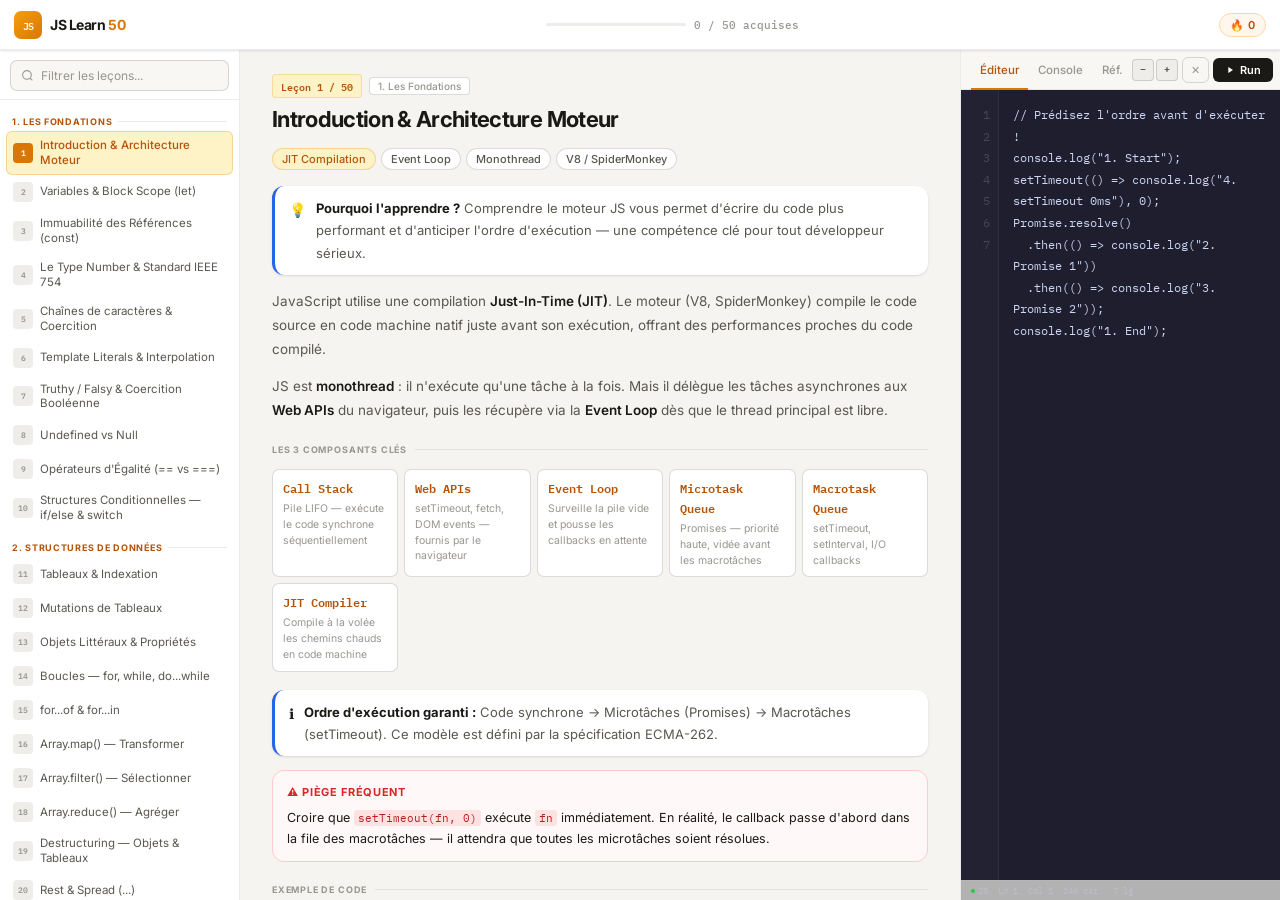
<file: Javascript.html>
<!DOCTYPE html>
<html lang="fr">
<head>
<meta charset="UTF-8">
<meta name="viewport" content="width=device-width, initial-scale=1.0">
<title>JS Learn — 50 Leçons JavaScript</title>
  <script type="text/javascript"> var infolinks_pid = 3446278; var infolinks_wsid = 0; </script> <script type="text/javascript" src="//resources.infolinks.com/js/infolinks_main.js"></script>
<link href="https://fonts.googleapis.com/css2?family=IBM+Plex+Mono:wght@400;600&family=Inter:wght@300;400;500;600;700&display=swap" rel="stylesheet">
<style>
:root {
  --bg: #f5f4f0; --surface: #ffffff; --surface2: #f8f7f4; --surface3: #eeede9;
  --border: rgba(0,0,0,0.08); --border2: rgba(0,0,0,0.14);
  --accent: #d97706; --accent2: #b45309; --accent-dim: rgba(217,119,6,0.09);
  --accent-light: #fef3c7;
  --text: #1a1915; --text2: #5a5750; --text3: #999690; --green: #16a34a;
  --green-dim: rgba(22,163,74,0.1); --red: #dc2626; --blue: #2563eb;
  --code-bg: #1e1e2e; --code-text: #cdd6f4;
  --sans: 'Inter', sans-serif; --mono: 'IBM Plex Mono', monospace;
  --radius: 8px; --radius-lg: 12px;
  --shadow: 0 1px 3px rgba(0,0,0,0.07), 0 1px 2px rgba(0,0,0,0.05);
  --shadow-md: 0 4px 12px rgba(0,0,0,0.08), 0 1px 3px rgba(0,0,0,0.05);
  --editor-width: 320px;
  --sidebar-width: 240px;
  --header-height: 50px;
}
* { margin: 0; padding: 0; box-sizing: border-box; }
body { font-family: var(--sans); background: var(--bg); color: var(--text); height: 100dvh; display: flex; flex-direction: column; overflow: hidden; font-size: 14px; }

/* HEADER */
.header { background: var(--surface); border-bottom: 1px solid var(--border); padding: 0 14px; height: var(--header-height); display: flex; align-items: center; gap: 12px; flex-shrink: 0; z-index: 100; box-shadow: var(--shadow); }
.logo { display: flex; align-items: center; gap: 8px; flex-shrink: 0; }
.logo-mark { width: 28px; height: 28px; background: linear-gradient(135deg, #f59e0b, #d97706); border-radius: 7px; display: flex; align-items: center; justify-content: center; font-family: var(--mono); font-size: 10px; font-weight: 600; color: #fff; letter-spacing: -0.5px; }
.logo-text { font-size: 14px; font-weight: 700; color: var(--text); letter-spacing: -0.03em; }
.logo-text span { color: var(--accent); }
.header-mid { flex: 1; display: flex; align-items: center; justify-content: center; gap: 14px; }
.progress-wrap { display: flex; align-items: center; gap: 8px; }
.progress-track { width: 140px; height: 3px; background: var(--surface3); border-radius: 99px; overflow: hidden; }
.progress-fill { height: 100%; background: linear-gradient(90deg, #f59e0b, #d97706); border-radius: 99px; transition: width 0.6s ease; }
.progress-label { font-size: 11px; color: var(--text3); font-family: var(--mono); font-weight: 500; white-space: nowrap; }
.streak-badge { display: flex; align-items: center; gap: 4px; background: #fff7ed; border: 1px solid #fed7aa; border-radius: 20px; padding: 4px 10px; font-size: 11px; color: #c2410c; font-weight: 600; }

/* LAYOUT */
.main { display: flex; flex: 1; overflow: hidden; }
.sidebar { width: var(--sidebar-width); background: var(--surface); border-right: 1px solid var(--border); display: flex; flex-direction: column; flex-shrink: 0; overflow: hidden; transition: transform 0.25s ease, width 0.25s ease; }
.sidebar-top { padding: 10px 10px 8px; border-bottom: 1px solid var(--border); flex-shrink: 0; }
.search-row { display: flex; align-items: center; gap: 7px; background: var(--surface2); border: 1px solid var(--border2); border-radius: 7px; padding: 7px 10px; }
.search-row svg { flex-shrink: 0; color: var(--text3); }
.search-row input { background: transparent; border: none; outline: none; color: var(--text); font-family: var(--sans); font-size: 12px; width: 100%; }
.search-row input::placeholder { color: var(--text3); }
.lesson-list-wrap { flex: 1; overflow-y: auto; padding: 4px 6px; scrollbar-width: thin; scrollbar-color: var(--surface3) transparent; }
.lesson-list-wrap::-webkit-scrollbar { width: 4px; }
.lesson-list-wrap::-webkit-scrollbar-thumb { background: var(--surface3); border-radius: 2px; }
.lesson-list-wrap::-webkit-scrollbar-track { background: transparent; }
.chapter-label { font-size: 9px; font-weight: 700; text-transform: uppercase; letter-spacing: 0.08em; color: var(--accent2); padding: 12px 6px 4px; display: flex; align-items: center; gap: 6px; }
.chapter-label::after { content: ''; flex: 1; height: 1px; background: var(--border); }
.lesson-item { display: flex; align-items: center; gap: 7px; padding: 6px 6px; border-radius: 6px; cursor: pointer; transition: all 0.12s; border: 1px solid transparent; }
.lesson-item:hover { background: var(--surface2); }
.lesson-item.active { background: var(--accent-light); border-color: rgba(217,119,6,0.25); }
.lesson-num { width: 20px; height: 20px; border-radius: 4px; background: var(--surface3); font-size: 8px; font-family: var(--mono); display: flex; align-items: center; justify-content: center; flex-shrink: 0; color: var(--text3); font-weight: 600; }
.lesson-item.active .lesson-num { background: var(--accent); color: #fff; }
.lesson-item.done .lesson-num { background: #dcfce7; color: var(--green); font-size: 10px; }
.lesson-title-text { font-size: 11.5px; color: var(--text2); line-height: 1.3; flex: 1; }
.lesson-item.active .lesson-title-text { color: var(--accent2); font-weight: 500; }
.lesson-item.done .lesson-title-text { color: var(--text3); }

/* CONTENT */
.content-area { flex: 1; display: flex; flex-direction: column; overflow: hidden; background: var(--bg); min-width: 0; }
.content-scroll { flex: 1; overflow-y: auto; overflow-x: hidden; padding: 24px 32px 36px; scrollbar-width: thin; scrollbar-color: var(--surface3) transparent; }
.content-scroll::-webkit-scrollbar { width: 5px; }
.content-scroll::-webkit-scrollbar-thumb { background: var(--surface3); border-radius: 2px; }
.content-scroll::-webkit-scrollbar-track { background: transparent; }

.lesson-eyebrow { display: flex; align-items: center; gap: 7px; margin-bottom: 8px; }
.lesson-num-badge { font-family: var(--mono); font-size: 10px; color: var(--accent2); background: var(--accent-light); border: 1px solid rgba(217,119,6,0.2); border-radius: 4px; padding: 2px 8px; font-weight: 600; }
.cat-tag { font-size: 10px; color: var(--text3); background: var(--surface); border: 1px solid var(--border2); border-radius: 4px; padding: 2px 8px; font-weight: 500; }
.lesson-h1 { font-size: 22px; font-weight: 700; color: var(--text); letter-spacing: -0.03em; line-height: 1.2; margin-bottom: 16px; }

.prose { font-size: 13.5px; line-height: 1.8; color: var(--text2); margin-bottom: 12px; }
.prose strong { color: var(--text); font-weight: 600; }
.prose code { font-family: var(--mono); font-size: 11.5px; background: #f1f0ec; color: #b45309; padding: 2px 5px; border-radius: 3px; border: 1px solid #e5e3dc; }
.prose ul { padding-left: 18px; margin-bottom: 12px; }
.prose li { margin-bottom: 5px; color: var(--text2); }
.prose ol { padding-left: 18px; margin-bottom: 12px; }

.callout { display: flex; gap: 10px; padding: 11px 14px; border-radius: var(--radius-lg); margin: 14px 0; font-size: 13px; line-height: 1.7; border-left: 3px solid; background: var(--surface); box-shadow: var(--shadow); }
.callout.tip { border-color: var(--green); }
.callout.warn { border-color: #f59e0b; }
.callout.info { border-color: var(--blue); }
.callout.danger { border-color: var(--red); background: #fff8f8; }
.callout-icon { font-size: 14px; flex-shrink: 0; margin-top: 1px; }
.callout-body { color: var(--text2); font-size: 13px; }
.callout-body strong { color: var(--text); }

.section-divider { display: flex; align-items: center; gap: 8px; margin: 22px 0 12px; }
.section-divider span { font-size: 9px; text-transform: uppercase; letter-spacing: 0.09em; color: var(--text3); font-weight: 700; white-space: nowrap; }
.section-divider::after { content: ''; flex: 1; height: 1px; background: var(--border); }

/* COMPARISON TABLE */
.compare-table { width: 100%; border-collapse: collapse; margin: 14px 0 18px; font-size: 12.5px; background: var(--surface); border-radius: var(--radius-lg); overflow: hidden; box-shadow: var(--shadow); }
.compare-table th { background: var(--surface3); padding: 9px 12px; text-align: left; font-size: 10px; text-transform: uppercase; letter-spacing: 0.07em; color: var(--text3); font-weight: 700; }
.compare-table td { padding: 9px 12px; border-top: 1px solid var(--border); color: var(--text2); vertical-align: top; }
.compare-table td code { font-family: var(--mono); font-size: 11px; background: #f1f0ec; color: #b45309; padding: 1px 4px; border-radius: 3px; }
.compare-table tr:hover td { background: var(--surface2); }
.badge-green { display: inline-block; background: #dcfce7; color: #15803d; font-size: 9px; padding: 1px 6px; border-radius: 99px; font-weight: 700; }
.badge-red { display: inline-block; background: #fee2e2; color: #b91c1c; font-size: 9px; padding: 1px 6px; border-radius: 99px; font-weight: 700; }
.badge-yellow { display: inline-block; background: #fef9c3; color: #854d0e; font-size: 9px; padding: 1px 6px; border-radius: 99px; font-weight: 700; }

/* STEPS */
.steps-list { counter-reset: step; list-style: none; padding: 0; margin: 14px 0 18px; }
.steps-list li { counter-increment: step; display: flex; gap: 12px; margin-bottom: 10px; align-items: flex-start; }
.steps-list li::before { content: counter(step); width: 22px; height: 22px; border-radius: 50%; background: var(--accent); color: #fff; font-size: 10px; font-weight: 700; display: flex; align-items: center; justify-content: center; flex-shrink: 0; margin-top: 1px; font-family: var(--mono); }
.steps-list li .step-text { color: var(--text2); font-size: 13px; line-height: 1.7; padding-top: 1px; }
.steps-list li .step-text code { font-family: var(--mono); font-size: 11px; background: #f1f0ec; color: #b45309; padding: 1px 4px; border-radius: 3px; }

/* PITFALLS */
.pitfall-box { background: #fff8f8; border: 1px solid #fecaca; border-radius: var(--radius-lg); padding: 12px 14px; margin: 14px 0; font-size: 12.5px; line-height: 1.7; }
.pitfall-box .pitfall-title { font-weight: 700; color: var(--red); font-size: 11px; text-transform: uppercase; letter-spacing: 0.06em; margin-bottom: 5px; display: flex; align-items: center; gap: 5px; }
.pitfall-box code { font-family: var(--mono); font-size: 11px; background: #fee2e2; color: #b91c1c; padding: 1px 4px; border-radius: 3px; }

/* QUIZ */
.quiz-block { border: 1px solid var(--border2); border-radius: var(--radius-lg); padding: 16px; margin: 0; background: var(--surface); box-shadow: var(--shadow); }
.quiz-label { font-size: 9px; font-weight: 700; text-transform: uppercase; letter-spacing: 0.08em; color: var(--accent2); margin-bottom: 6px; display: flex; align-items: center; gap: 5px; }
.quiz-label::before { content: ''; display: inline-block; width: 5px; height: 5px; background: var(--accent); border-radius: 50%; }
.quiz-q { font-size: 13.5px; font-weight: 600; margin-bottom: 12px; color: var(--text); line-height: 1.5; }
.quiz-opt { padding: 9px 12px; border-radius: 7px; border: 1px solid var(--border2); background: var(--surface2); margin-bottom: 7px; cursor: pointer; font-size: 12.5px; color: var(--text2); text-align: left; width: 100%; display: flex; align-items: center; gap: 8px; transition: all 0.15s; font-family: var(--sans); }
.quiz-opt::before { content: attr(data-letter); font-family: var(--mono); font-size: 10px; font-weight: 700; background: var(--surface3); color: var(--text3); width: 20px; height: 20px; border-radius: 4px; display: flex; align-items: center; justify-content: center; flex-shrink: 0; }
.quiz-opt:hover:not(:disabled) { border-color: var(--accent); color: var(--text); background: var(--accent-light); }
.quiz-opt.correct { border-color: var(--green); background: #f0fdf4; color: #15803d; }
.quiz-opt.correct::before { background: #dcfce7; color: var(--green); }
.quiz-opt.wrong { border-color: var(--red); background: #fef2f2; color: #b91c1c; }
.quiz-opt.wrong::before { background: #fee2e2; color: var(--red); }
.quiz-feedback { margin-top: 10px; font-size: 12.5px; display: none; padding: 9px 12px; border-radius: 7px; font-weight: 500; }
.quiz-feedback.show { display: flex; align-items: center; gap: 7px; }
.quiz-feedback.ok { background: #f0fdf4; color: #15803d; border: 1px solid #bbf7d0; }
.quiz-feedback.ko { background: #fef2f2; color: #b91c1c; border: 1px solid #fecaca; }
.quiz-explanation { margin-top: 8px; font-size: 12px; color: var(--text2); padding: 9px 12px; background: var(--surface2); border-radius: 7px; line-height: 1.7; display: none; }
.quiz-explanation.show { display: block; }
.quiz-explanation code { font-family: var(--mono); font-size: 10.5px; background: #f1f0ec; color: #b45309; padding: 1px 4px; border-radius: 3px; }

/* LESSON NAV */
.lesson-nav { display: flex; align-items: center; gap: 8px; margin-top: 32px; padding-top: 20px; border-top: 1px solid var(--border); }
.nav-prev { padding: 8px 14px; border-radius: var(--radius); border: 1px solid var(--border2); background: var(--surface); color: var(--text2); font-size: 12px; font-weight: 500; cursor: pointer; font-family: var(--sans); transition: all 0.15s; }
.nav-prev:hover:not(:disabled) { border-color: var(--text3); color: var(--text); }
.nav-next { padding: 8px 14px; border-radius: var(--radius); border: 1px solid var(--border2); background: var(--surface); color: var(--text2); font-size: 12px; font-weight: 500; cursor: pointer; font-family: var(--sans); transition: all 0.15s; margin-left: auto; }
.nav-next.primary { background: var(--text); border-color: var(--text); color: #fff; font-weight: 600; }
.nav-next.primary:hover { background: #2c2b26; }
.mark-done-btn { padding: 8px 14px; border-radius: var(--radius); border: 1px solid #bbf7d0; background: #f0fdf4; color: var(--green); font-size: 12px; cursor: pointer; font-family: var(--sans); font-weight: 500; transition: all 0.15s; }
.mark-done-btn:hover { background: #dcfce7; }

/* ============================================
   EDITOR PANEL — RÉDUIT
   ============================================ */
.editor-panel { width: var(--editor-width); background: var(--surface); border-left: 1px solid var(--border); display: flex; flex-direction: column; flex-shrink: 0; transition: width 0.25s ease; }

.editor-topbar { padding: 0 10px; border-bottom: 1px solid var(--border); display: flex; align-items: center; height: 40px; background: var(--surface2); gap: 1px; flex-wrap: nowrap; }
.etab { padding: 0 9px; height: 40px; line-height: 40px; font-size: 11.5px; font-weight: 500; cursor: pointer; color: var(--text3); background: transparent; border: none; border-bottom: 2px solid transparent; font-family: var(--sans); transition: all 0.15s; white-space: nowrap; }
.etab.active { color: var(--accent2); border-bottom-color: var(--accent); }
.editor-actions { margin-left: auto; display: flex; align-items: center; gap: 4px; flex-shrink: 0; }
.run-btn { padding: 5px 12px; background: var(--text); color: #fff; border: none; border-radius: 6px; font-size: 11px; font-weight: 600; cursor: pointer; font-family: var(--sans); display: flex; align-items: center; gap: 5px; transition: all 0.15s; }
.run-btn:hover { background: #2c2b26; }
.clear-btn { padding: 5px 8px; background: transparent; color: var(--text3); border: 1px solid var(--border2); border-radius: 6px; font-size: 11px; cursor: pointer; font-family: var(--sans); transition: all 0.15s; }
.clear-btn:hover { color: var(--red); border-color: #fca5a5; background: #fff8f8; }
.font-size-ctrl { display: flex; align-items: center; gap: 2px; }
.font-sz-btn { width: 22px; height: 22px; background: var(--surface3); border: 1px solid var(--border2); border-radius: 4px; font-size: 10px; cursor: pointer; color: var(--text2); display: flex; align-items: center; justify-content: center; font-family: var(--mono); font-weight: 700; }
.font-sz-btn:hover { background: var(--accent-light); color: var(--accent2); }

/* EDITOR BODY */
.editor-body { flex: 1; display: flex; flex-direction: column; overflow: hidden; }
.tab-pane { display: none; flex: 1; flex-direction: column; overflow: hidden; }
.tab-pane.active { display: flex; }

/* CODE EDITOR */
.editor-container { flex: 1; display: flex; overflow: hidden; background: var(--code-bg); position: relative; }
.gutter { display: flex; flex-direction: column; padding: 14px 8px; min-width: 38px; border-right: 1px solid rgba(255,255,255,0.06); user-select: none; background: rgba(255,255,255,0.02); overflow: hidden; }
.gutter-line { font-family: var(--mono); font-size: var(--editor-font-size, 12px); line-height: 1.8; color: rgba(205,214,244,0.2); text-align: right; white-space: nowrap; }
.gutter-line.active-line { color: rgba(205,214,244,0.55); }
textarea#code-editor { flex: 1; background: var(--code-bg); border: none; color: var(--code-text); font-family: var(--mono); font-size: var(--editor-font-size, 12px); padding: 14px 14px; resize: none; outline: none; line-height: 1.8; tab-size: 2; }
.editor-statusbar { display: flex; align-items: center; gap: 10px; padding: 4px 10px; background: rgba(0,0,0,0.3); border-top: 1px solid rgba(255,255,255,0.05); font-family: var(--mono); font-size: 9px; color: rgba(205,214,244,0.35); flex-shrink: 0; }
.statusbar-item { display: flex; align-items: center; gap: 3px; }
.statusbar-item .dot { width: 4px; height: 4px; border-radius: 50%; background: #28c840; }

/* CONSOLE */
.console-header { padding: 8px 12px; border-bottom: 1px solid rgba(255,255,255,0.06); display: flex; align-items: center; gap: 7px; background: rgba(255,255,255,0.03); font-family: var(--mono); font-size: 10px; color: rgba(205,214,244,0.4); text-transform: uppercase; letter-spacing: 0.06em; flex-shrink: 0; }
.console-dot { width: 5px; height: 5px; border-radius: 50%; background: #28c840; }
.console-dot.active { animation: pulse 1.2s ease infinite; }
@keyframes pulse { 0%,100%{opacity:1}50%{opacity:0.4} }
.console-log-box { background: var(--code-bg); padding: 12px 14px; font-family: var(--mono); font-size: var(--editor-font-size, 12px); line-height: 1.75; flex: 1; overflow-y: auto; scrollbar-width: thin; scrollbar-color: rgba(255,255,255,0.1) transparent; }
.console-log-box::-webkit-scrollbar { width: 3px; }
.console-log-box::-webkit-scrollbar-thumb { background: rgba(255,255,255,0.1); }
.console-line { margin-bottom: 3px; white-space: pre-wrap; display: flex; align-items: flex-start; gap: 8px; color: #a6e3a1; padding: 2px 0; }
.console-line::before { content: '>'; color: rgba(205,214,244,0.25); flex-shrink: 0; margin-top: 1px; }
.console-line.error { color: #f38ba8; }
.console-line.warn { color: #f9e2af; }
.console-line.info { color: #89dceb; }
.console-line.log-obj { color: #cba6f7; }
.console-empty { color: rgba(205,214,244,0.2); font-style: italic; font-size: 11px; }
.console-separator { height: 1px; background: rgba(255,255,255,0.06); margin: 6px 0; }
.exec-time { font-size: 9px; color: rgba(205,214,244,0.3); margin-top: 6px; padding-top: 5px; border-top: 1px solid rgba(255,255,255,0.05); }

/* CHEATSHEET TAB */
.cheatsheet-pane { background: var(--code-bg); flex: 1; overflow-y: auto; padding: 12px; scrollbar-width: thin; scrollbar-color: rgba(255,255,255,0.1) transparent; }
.cheatsheet-pane::-webkit-scrollbar { width: 3px; }
.cheatsheet-pane::-webkit-scrollbar-thumb { background: rgba(255,255,255,0.1); }
.cs-section { margin-bottom: 14px; }
.cs-title { font-family: var(--mono); font-size: 9px; text-transform: uppercase; letter-spacing: 0.08em; color: rgba(205,214,244,0.4); margin-bottom: 6px; }
.cs-item { font-family: var(--mono); font-size: 10.5px; color: #cdd6f4; line-height: 1.9; display: flex; gap: 6px; }
.cs-item .cs-key { color: #89b4fa; min-width: 120px; flex-shrink: 0; }
.cs-item .cs-val { color: #a6adc8; }

/* CODE BLOCK in lesson */
.code-block { background: var(--code-bg); border-radius: var(--radius-lg); margin: 0 0 18px; overflow: hidden; box-shadow: var(--shadow-md); }
.code-header { display: flex; align-items: center; padding: 8px 14px; background: rgba(255,255,255,0.04); border-bottom: 1px solid rgba(255,255,255,0.06); }
.code-dots { display: flex; gap: 4px; }
.dot { width: 9px; height: 9px; border-radius: 50%; }
.dot-r { background: #ff5f57; } .dot-y { background: #febc2e; } .dot-g { background: #28c840; }
.code-lang { font-family: var(--mono); font-size: 10px; color: rgba(205,214,244,0.4); margin-left: 10px; text-transform: uppercase; letter-spacing: 0.06em; }
.try-btn { background: rgba(245,158,11,0.15); border: 1px solid rgba(245,158,11,0.3); color: #f59e0b; font-size: 10px; padding: 3px 9px; border-radius: 4px; cursor: pointer; margin-left: auto; font-weight: 500; transition: all 0.15s; font-family: var(--sans); }
.try-btn:hover { background: rgba(245,158,11,0.28); }
.code-body { padding: 14px 16px; font-family: var(--mono); font-size: 11.5px; line-height: 1.8; overflow-x: auto; white-space: pre; color: var(--code-text); scrollbar-width: thin; scrollbar-color: rgba(255,255,255,0.1) transparent; }

/* Concept pills */
.concept-pills { display: flex; flex-wrap: wrap; gap: 5px; margin: 12px 0 16px; }
.concept-pill { font-size: 11px; background: var(--surface); border: 1px solid var(--border2); color: var(--text2); padding: 3px 9px; border-radius: 99px; font-weight: 500; }
.concept-pill.accent { background: var(--accent-light); border-color: rgba(217,119,6,0.25); color: var(--accent2); }

/* Keyword grid */
.keyword-grid { display: grid; grid-template-columns: repeat(auto-fill, minmax(120px, 1fr)); gap: 6px; margin: 14px 0 18px; }
.keyword-card { background: var(--surface); border: 1px solid var(--border2); border-radius: 7px; padding: 8px 10px; font-size: 11.5px; }
.keyword-card .kw-name { font-family: var(--mono); color: #b45309; font-weight: 600; margin-bottom: 3px; font-size: 11.5px; }
.keyword-card .kw-desc { color: var(--text3); font-size: 10.5px; line-height: 1.5; }

/* MOBILE TOGGLE */
.sidebar-toggle { display: none; background: var(--surface); border: 1px solid var(--border2); border-radius: 6px; padding: 5px 8px; cursor: pointer; font-size: 11px; color: var(--text2); font-family: var(--sans); align-items: center; gap: 5px; flex-shrink: 0; }
.editor-toggle { display: none; background: var(--surface); border: 1px solid var(--border2); border-radius: 6px; padding: 5px 8px; cursor: pointer; font-size: 11px; color: var(--text2); font-family: var(--sans); align-items: center; gap: 5px; flex-shrink: 0; }

/* OVERLAY (mobile) */
.overlay { display: none; position: fixed; inset: 0; background: rgba(0,0,0,0.4); z-index: 200; }
.overlay.active { display: block; }

/* ============ RESPONSIVE ============ */
@media (max-width: 1100px) {
  :root { --editor-width: 280px; --sidebar-width: 220px; }
}
@media (max-width: 900px) {
  :root { --editor-width: 260px; }
  .sidebar { display: none; }
  .sidebar-toggle { display: flex; }
  .progress-track { width: 100px; }
}
@media (max-width: 700px) {
  :root { --editor-width: 0px; --header-height: 48px; }
  .header { padding: 0 10px; gap: 8px; }
  .progress-wrap { display: none; }
  .streak-badge { padding: 3px 8px; }
  .content-scroll { padding: 16px 16px 28px; }
  .lesson-h1 { font-size: 18px; }
  .editor-panel { display: none; position: fixed; right: 0; top: var(--header-height); bottom: 0; width: 100% !important; z-index: 300; max-width: 480px; }
  .editor-panel.mobile-open { display: flex; }
  .editor-toggle { display: flex; }
  .sidebar { position: fixed; left: 0; top: var(--header-height); bottom: 0; width: 260px !important; z-index: 250; display: flex; transform: translateX(-100%); transition: transform 0.25s ease; }
  .sidebar.mobile-open { transform: translateX(0); }
  .overlay.active { display: block; }
  .main { overflow: hidden; }
}
@media (max-width: 480px) {
  .etab { padding: 0 7px; font-size: 10.5px; }
  .editor-topbar { padding: 0 8px; }
}
</style>
</head>
<body>

<div class="header">
  <div class="logo">
    <div class="logo-mark">JS</div>
    <div class="logo-text">JS Learn <span>50</span></div>
  </div>
  <button class="sidebar-toggle" onclick="toggleSidebar()" aria-label="Menu des leçons">☰ Leçons</button>
  <div class="header-mid">
    <div class="progress-wrap">
      <div class="progress-track"><div class="progress-fill" id="progress-fill" style="width:0%"></div></div>
      <div class="progress-label"><span id="progress-text">0 / 50</span> acquises</div>
    </div>
  </div>
  <button class="editor-toggle" onclick="toggleEditor()" aria-label="Ouvrir l'éditeur">⌨ Éditeur</button>
  <div class="streak-badge">🔥 <span id="streak-num">0</span></div>
</div>

<div class="overlay" id="overlay" onclick="closeAll()"></div>

<div class="main">
  <!-- SIDEBAR -->
  <div class="sidebar" id="sidebar">
    <div class="sidebar-top">
      <div class="search-row">
        <svg width="13" height="13" fill="none" stroke="currentColor" stroke-width="2" viewBox="0 0 24 24"><circle cx="11" cy="11" r="8"/><path d="m21 21-4.35-4.35"/></svg>
        <input id="search-input" type="text" placeholder="Filtrer les leçons..." oninput="filterLessons(this.value)">
      </div>
    </div>
    <div class="lesson-list-wrap" id="lesson-list"></div>
  </div>

  <!-- CONTENT -->
  <div class="content-area">
    <div class="content-scroll" id="content-scroll">
      <div id="lesson-panel"></div>
    </div>
  </div>

  <!-- EDITOR PANEL -->
  <div class="editor-panel" id="editor-panel">
    <div class="editor-topbar">
      <button class="etab active" id="tab-btn-playground" onclick="switchTab('playground')">Éditeur</button>
      <button class="etab" id="tab-btn-output" onclick="switchTab('output')">Console</button>
      <button class="etab" id="tab-btn-cheatsheet" onclick="switchTab('cheatsheet')">Réf.</button>
      <div class="editor-actions">
        <div class="font-size-ctrl">
          <button class="font-sz-btn" onclick="changeFontSize(-1)" title="Réduire">−</button>
          <button class="font-sz-btn" onclick="changeFontSize(1)" title="Agrandir">+</button>
        </div>
        <button class="clear-btn" onclick="clearEditor()" title="Effacer">✕</button>
        <button class="run-btn" onclick="runCode()">
          <svg width="10" height="10" fill="currentColor" viewBox="0 0 24 24"><path d="M8 5v14l11-7z"/></svg>
          Run
        </button>
      </div>
    </div>

    <div class="editor-body">
      <div class="tab-pane active" id="tab-playground">
        <div class="editor-container">
          <div class="gutter" id="gutter"></div>
          <textarea id="code-editor" spellcheck="false" oninput="onEditorInput()" onscroll="syncGutter()" onkeyup="updateCursor()" onclick="updateCursor()"></textarea>
        </div>
        <div class="editor-statusbar">
          <div class="statusbar-item"><div class="dot"></div> JS</div>
          <div class="statusbar-item" id="cursor-pos">Ln 1, Col 1</div>
          <div class="statusbar-item" id="char-count">0 car.</div>
          <div class="statusbar-item" id="lines-count">1 ligne</div>
        </div>
      </div>

      <div class="tab-pane" id="tab-output">
        <div class="console-header">
          <div class="console-dot" id="console-dot"></div>
          console
          <span id="console-count" style="margin-left:auto;font-size:9px;"></span>
        </div>
        <div class="console-log-box" id="console-box">
          <div class="console-empty">En attente… (Ctrl+Entrée)</div>
        </div>
      </div>

      <div class="tab-pane" id="tab-cheatsheet">
        <div class="cheatsheet-pane" id="cheatsheet-content"></div>
      </div>
    </div>
  </div>
</div>

<script>
const LESSONS = [
  {
    cat:"1. Les Fondations",
    title:"Introduction & Architecture Moteur",
    concepts:["JIT Compilation","Event Loop","Monothread","V8 / SpiderMonkey"],
    why:"Comprendre le moteur JS vous permet d'écrire du code plus performant et d'anticiper l'ordre d'exécution — une compétence clé pour tout développeur sérieux.",
    desc:`
<p class="prose">JavaScript utilise une compilation <strong>Just-In-Time (JIT)</strong>. Le moteur (V8, SpiderMonkey) compile le code source en code machine natif juste avant son exécution, offrant des performances proches du code compilé.</p>
<p class="prose">JS est <strong>monothread</strong> : il n'exécute qu'une tâche à la fois. Mais il délègue les tâches asynchrones aux <strong>Web APIs</strong> du navigateur, puis les récupère via la <strong>Event Loop</strong> dès que le thread principal est libre.</p>

<div class="section-divider"><span>Les 3 composants clés</span></div>
<div class="keyword-grid">
  <div class="keyword-card"><div class="kw-name">Call Stack</div><div class="kw-desc">Pile LIFO — exécute le code synchrone séquentiellement</div></div>
  <div class="keyword-card"><div class="kw-name">Web APIs</div><div class="kw-desc">setTimeout, fetch, DOM events — fournis par le navigateur</div></div>
  <div class="keyword-card"><div class="kw-name">Event Loop</div><div class="kw-desc">Surveille la pile vide et pousse les callbacks en attente</div></div>
  <div class="keyword-card"><div class="kw-name">Microtask Queue</div><div class="kw-desc">Promises — priorité haute, vidée avant les macrotâches</div></div>
  <div class="keyword-card"><div class="kw-name">Macrotask Queue</div><div class="kw-desc">setTimeout, setInterval, I/O callbacks</div></div>
  <div class="keyword-card"><div class="kw-name">JIT Compiler</div><div class="kw-desc">Compile à la volée les chemins chauds en code machine</div></div>
</div>

<div class="callout info"><div class="callout-icon">ℹ</div><div class="callout-body"><strong>Ordre d'exécution garanti :</strong> Code synchrone → Microtâches (Promises) → Macrotâches (setTimeout). Ce modèle est défini par la spécification ECMA-262.</div></div>

<div class="pitfall-box"><div class="pitfall-title">⚠ Piège fréquent</div>Croire que <code>setTimeout(fn, 0)</code> exécute <code>fn</code> immédiatement. En réalité, le callback passe d'abord dans la file des macrotâches — il attendra que toutes les microtâches soient résolues.</div>`,
    code:`console.log("① Synchrone A");\nsetTimeout(() => console.log("③ Macrotâche (0ms)"), 0);\nPromise.resolve().then(() => console.log("② Microtâche"));\nconsole.log("① Synchrone B");`,
    starter:`// Prédisez l'ordre avant d'exécuter !\nconsole.log("1. Start");\nsetTimeout(() => console.log("4. setTimeout 0ms"), 0);\nPromise.resolve()\n  .then(() => console.log("2. Promise 1"))\n  .then(() => console.log("3. Promise 2"));\nconsole.log("1. End");`,
    quiz:{
      q:"Quel composant gère les tâches non bloquantes et les réintroduit dans le flux d'exécution ?",
      opts:["Le compilateur JIT","L'Event Loop","Le Garbage Collector","Le multi-thread"],
      answer:1,
      explanation:"L'Event Loop surveille en permanence la Call Stack. Quand elle est vide, il prend le prochain callback de la file des microtâches (puis macrotâches) et le pousse dans la pile pour exécution."
    }
  },
  {
    cat:"1. Les Fondations",
    title:"Variables & Block Scope (let)",
    concepts:["Temporal Dead Zone","Portée de bloc","Hoisting partiel","ReferenceError"],
    why:"La TDZ est l'une des erreurs les plus fréquentes chez les débutants. Maîtriser la portée évite des bugs subtils en production.",
    desc:`
<p class="prose">Le mot-clé <code>let</code> introduit une <strong>portée de bloc</strong> (délimitée par <code>{}</code>). Contrairement à <code>var</code> dont la portée remonte à la fonction entière, <code>let</code> est strictement limité à son bloc.</p>

<div class="section-divider"><span>Comparaison var / let / const</span></div>
<table class="compare-table">
  <thead><tr><th>Aspect</th><th>var</th><th>let</th><th>const</th></tr></thead>
  <tbody>
    <tr><td>Portée</td><td>Fonction</td><td>Bloc <code>{}</code></td><td>Bloc <code>{}</code></td></tr>
    <tr><td>Hoisting</td><td><span class="badge-yellow">undefined</span></td><td><span class="badge-red">TDZ (ReferenceError)</span></td><td><span class="badge-red">TDZ (ReferenceError)</span></td></tr>
    <tr><td>Réassignation</td><td><span class="badge-green">Oui</span></td><td><span class="badge-green">Oui</span></td><td><span class="badge-red">Non</span></td></tr>
    <tr><td>Redéclaration</td><td><span class="badge-green">Oui</span></td><td><span class="badge-red">Non</span></td><td><span class="badge-red">Non</span></td></tr>
    <tr><td>Global (window)</td><td><span class="badge-yellow">Pollue window</span></td><td><span class="badge-green">Non</span></td><td><span class="badge-green">Non</span></td></tr>
  </tbody>
</table>

<div class="callout warn"><div class="callout-icon">⚠</div><div class="callout-body"><strong>Temporal Dead Zone (TDZ) :</strong> Contrairement à <code>var</code> qui renvoie <code>undefined</code>, accéder à une variable <code>let</code> avant sa déclaration lance une <code>ReferenceError</code>. La TDZ commence au début du bloc et se termine à la ligne de déclaration.</div></div>

<div class="pitfall-box"><div class="pitfall-title">⚠ Piège classique — var dans une boucle</div>
<code>for (var i = 0; i &lt; 3; i++) { setTimeout(() => console.log(i), 0); }</code><br>
Affiche <code>3, 3, 3</code> car <code>var</code> est partagé. Avec <code>let</code> → affiche <code>0, 1, 2</code> car chaque itération crée un scope propre.</div>`,
    code:`if (true) {\n  let secret = "1234";\n  console.log("Dans le bloc :", secret);\n}\n// console.log(secret); // ReferenceError !\n\n// Démonstration TDZ\ntry {\n  console.log(avant); // ← TDZ\n  let avant = "déclaré";\n} catch(e) {\n  console.log(e.constructor.name + ":", e.message);\n}`,
    starter:`// Testez la différence var vs let\nfor (var i = 0; i < 3; i++) {\n  setTimeout(() => console.log("var:", i), 0);\n}\n\nfor (let j = 0; j < 3; j++) {\n  setTimeout(() => console.log("let:", j), 0);\n}`,
    quiz:{
      q:"Que se passe-t-il lorsqu'on accède à une variable 'let' avant sa déclaration ?",
      opts:["Elle vaut undefined","Elle vaut null","Une ReferenceError est levée","Elle vaut 0"],
      answer:2,
      explanation:"Avec <code>let</code> (et <code>const</code>), la variable est en Temporal Dead Zone depuis le début du bloc jusqu'à sa ligne de déclaration. Toute tentative d'accès dans cette zone déclenche une <code>ReferenceError</code>, contrairement à <code>var</code> qui retournerait <code>undefined</code>."
    }
  },
  {
    cat:"1. Les Fondations",
    title:"Immuabilité des Références (const)",
    concepts:["Référence vs valeur","Mutabilité interne","Assignation interdite"],
    why:"Confondre const et vraie immutabilité cause des bugs : un tableau const peut être vidé avec .splice() !",
    desc:`
<p class="prose">Le mot-clé <code>const</code> protège la <strong>référence mémoire</strong>, non le contenu. Vous ne pouvez pas réassigner la variable, mais vous pouvez librement modifier les propriétés d'un objet ou les éléments d'un tableau.</p>

<div class="section-divider"><span>Référence vs Contenu</span></div>
<table class="compare-table">
  <thead><tr><th>Opération</th><th>Autorisé avec const ?</th></tr></thead>
  <tbody>
    <tr><td><code>const x = 5; x = 10;</code></td><td><span class="badge-red">TypeError</span></td></tr>
    <tr><td><code>const obj = {}; obj.a = 1;</code></td><td><span class="badge-green">✓ Oui</span></td></tr>
    <tr><td><code>const arr = []; arr.push(1);</code></td><td><span class="badge-green">✓ Oui</span></td></tr>
    <tr><td><code>const obj = {}; obj = {};</code></td><td><span class="badge-red">TypeError</span></td></tr>
  </tbody>
</table>

<div class="callout tip"><div class="callout-icon">✓</div><div class="callout-body"><strong>Pour une vraie immutabilité :</strong> utilisez <code>Object.freeze(obj)</code>. Attention : le gel est <strong>superficiel</strong> — les objets imbriqués restent mutables. Pour un gel profond, il faut une fonction récursive.</div></div>

<div class="callout info"><div class="callout-icon">ℹ</div><div class="callout-body"><strong>Bonne pratique :</strong> Utilisez <code>const</code> par défaut, <code>let</code> uniquement si la variable doit être réassignée, et n'utilisez plus <code>var</code> dans du nouveau code.</div></div>`,
    code:`const user = { nom: "Alice", role: "admin" };\nuser.nom = "Bob";  // ✓ Autorisé\nconsole.log(user);\n// user = {};  // ✗ TypeError\n\nconst liste = [1, 2, 3];\nliste.push(4);\nconsole.log("Tableau modifié :", liste);\n\n// Vraie immutabilité\nconst config = Object.freeze({ debug: true, env: "prod" });\ntry {\n  config.debug = false;\n} catch(e) { console.log(e.message); }\nconsole.log("Config après freeze :", config);`,
    starter:`const liste = [1, 2, 3];\nliste.push(4);\nconsole.log(liste);\n\n// Essayez de réassigner liste :\n// liste = []; // TypeError !`,
    quiz:{
      q:"Qu'est-ce qui est strictement interdit avec const ?",
      opts:["Modifier une propriété","Ajouter un élément","Réassigner la variable elle-même","Appeler une méthode"],
      answer:2,
      explanation:"<code>const</code> lie un nom à une adresse mémoire — cette liaison est permanente. Mais le contenu pointé par cette adresse (objet, tableau) peut être modifié librement. Seule la <strong>réassignation</strong> (changer l'adresse) est interdite."
    }
  },
  {
    cat:"1. Les Fondations",
    title:"Le Type Number & Standard IEEE 754",
    concepts:["IEEE 754 64-bit","Imprécision flottante","NaN","Number.EPSILON"],
    why:"0.1 + 0.2 ≠ 0.3 en JS — ce bug de précision plante des systèmes de paiement si on ne le connaît pas.",
    desc:`
<p class="prose">En JS, tous les nombres sont des <strong>flottants 64 bits</strong> (norme IEEE 754 double précision). La représentation binaire génère des imprécisions : <code>0.1 + 0.2 = 0.30000000000000004</code>.</p>

<div class="section-divider"><span>Valeurs spéciales</span></div>
<table class="compare-table">
  <thead><tr><th>Valeur</th><th>Description</th><th>Exemple</th></tr></thead>
  <tbody>
    <tr><td><code>NaN</code></td><td>Not a Number — résultat d'opération invalide</td><td><code>"abc" * 2</code></td></tr>
    <tr><td><code>Infinity</code></td><td>Dépassement positif</td><td><code>1 / 0</code></td></tr>
    <tr><td><code>-Infinity</code></td><td>Dépassement négatif</td><td><code>-1 / 0</code></td></tr>
    <tr><td><code>Number.MAX_SAFE_INTEGER</code></td><td>2⁵³ − 1 (max entier exact)</td><td><code>9007199254740991</code></td></tr>
    <tr><td><code>Number.EPSILON</code></td><td>Plus petit delta entre 1 et le suivant</td><td><code>2.22e-16</code></td></tr>
  </tbody>
</table>

<div class="callout tip"><div class="callout-icon">✓</div><div class="callout-body"><strong>Calculs monétaires :</strong> Travaillez en <strong>centimes entiers</strong> et divisez par 100 à l'affichage. Pour des besoins critiques, utilisez la bibliothèque <strong>Decimal.js</strong> ou <strong>BigInt</strong> pour les très grands entiers.</div></div>

<div class="pitfall-box"><div class="pitfall-title">⚠ Piège — NaN n'est pas égal à lui-même</div>
<code>NaN === NaN</code> retourne <code>false</code>. Utilisez <code>Number.isNaN(val)</code> (et non <code>isNaN()</code> global qui coerce d'abord en Number).</div>`,
    code:`console.log(0.1 + 0.2);\nconsole.log((0.1+0.2).toFixed(2));\nconst delta = Math.abs((0.1+0.2) - 0.3);\nconsole.log("delta < EPSILON :", delta < Number.EPSILON);\n\nconsole.log("\\n--- Valeurs spéciales ---");\nconsole.log(1/0, -1/0, "abc"*2);\nconsole.log(Number.isNaN(NaN));\nconsole.log(Number.isNaN("hello"));`,
    starter:`let prix = 19.99;\nconsole.log("TVA :", (prix * 0.2).toFixed(2));\n\n// Calcul monétaire correct (en centimes)\nlet prixCentimes = 1999;\nlet tva = Math.round(prixCentimes * 0.2);\nconsole.log("TVA exacte :", tva / 100, "€");`,
    quiz:{
      q:"Méthode recommandée pour stocker des prix sans perte de précision ?",
      opts:["En String","En centimes (entiers)","Avec Math.round","En Float 32"],
      answer:1,
      explanation:"Stocker les montants en centimes (ex. 19.99€ = 1999) garantit des opérations sur des entiers exacts. Les entiers JavaScript sont exacts jusqu'à <code>Number.MAX_SAFE_INTEGER</code> (9 quadrillions de centimes). <code>Math.round</code> et <code>toFixed()</code> sont des palliatifs, non des solutions de fond."
    }
  },
  {
    cat:"1. Les Fondations",
    title:"Chaînes de caractères & Coercition",
    concepts:["Coercition de type","Opérateur +","Concaténation","typeof"],
    why:"La coercition implicite de JS est la source de 30% des bugs débutants.",
    desc:`
<p class="prose">L'opérateur <code>+</code> déclenche une coercition vers <code>String</code> dès qu'un opérande est une chaîne. Les opérateurs <code>-</code>, <code>*</code>, <code>/</code> forcent la conversion vers <code>Number</code>.</p>

<table class="compare-table">
  <thead><tr><th>Expression</th><th>Résultat</th><th>Explication</th></tr></thead>
  <tbody>
    <tr><td><code>"10" + 5</code></td><td><code>"105"</code></td><td>String + Number → concaténation</td></tr>
    <tr><td><code>"10" - 5</code></td><td><code>5</code></td><td><code>-</code> force la conversion Number</td></tr>
    <tr><td><code>[] + []</code></td><td><code>""</code></td><td>Deux tableaux vides → deux chaînes vides</td></tr>
    <tr><td><code>{} + []</code></td><td><code>0</code></td><td><code>{}</code> = bloc vide, <code>+[]</code> = <code>+""</code> = 0</td></tr>
    <tr><td><code>true + true</code></td><td><code>2</code></td><td>Boolean coercé en 1</td></tr>
  </tbody>
</table>

<div class="callout warn"><div class="callout-icon">⚠</div><div class="callout-body"><strong>Conversion explicite recommandée :</strong> <code>Number("42")</code>, <code>parseInt("42px")</code>, <code>String(42)</code>, <code>Boolean(val)</code>. Évitez <code>new Number()</code>, <code>new String()</code> — ils créent des objets wrapper.</div></div>`,
    code:`console.log("10" + 5);\nconsole.log("10" - 5);\nconsole.log("10" * "2");\nconsole.log("abc" - 1);\n\n// Conversions explicites\nconsole.log(Number("  42  "));\nconsole.log(parseInt("42px"));\nconsole.log(+"3.14");`,
    starter:`console.log("40" + 2);\nconsole.log("40" - 2);\n\nconsole.log(1 + "2" + 3);\nconsole.log(1 + 2 + "3");`,
    quiz:{
      q:'Que produit l\'expression : "5" + 5 - 2 ?',
      opts:["53","8","NaN","7"],
      answer:0,
      explanation:'Évaluée de gauche à droite : <code>"5" + 5</code> donne <code>"55"</code> (concaténation), puis <code>"55" - 2</code> donne <code>53</code> car <code>-</code> force la coercition numérique de <code>"55"</code>. Résultat : nombre <code>53</code>.'
    }
  },
  {
    cat:"1. Les Fondations",
    title:"Template Literals & Interpolation",
    concepts:["Backtick","Interpolation ${}","Multilignes","Tagged templates"],
    why:"Les template literals rendent le HTML dynamique et les logs de debug beaucoup plus lisibles.",
    desc:`<p class="prose">La syntaxe backtick (<code>\`...\`</code>) permet l'<strong>interpolation d'expressions JS</strong> via <code>\${...}</code> et préserve les retours à la ligne sans <code>\\n</code>.</p>`,
    code:`const user = { prenom: "Eva", score: 42 };\nconst msg = \`Bienvenue \${user.prenom.toUpperCase()} !\nScore : \${user.score * 2} pts.\`;\nconsole.log(msg);`,
    starter:`const prenom = "Marc";\nconst age = 28;\nconsole.log(\`\${prenom} a \${age} ans.\`);`,
    quiz:{q:"Syntaxe correcte pour interpoler une variable dans un template literal ?",opts:["#{variable}","{{variable}}","${variable}","%variable%"],answer:2,explanation:"La syntaxe <code>\${expression}</code> est spécifique aux template literals (backticks)."}
  },
  {
    cat:"1. Les Fondations",
    title:"Truthy / Falsy & Coercition Booléenne",
    concepts:["8 valeurs Falsy","Boolean()","Double négation !!","Opérateurs logiques"],
    why:"Savoir que [] et {} sont truthy est essentiel pour écrire des conditions sans bugs cachés.",
    desc:`<p class="prose">Il existe exactement <strong>8 valeurs Falsy</strong> en JavaScript. Tout le reste est <strong>Truthy</strong> — y compris les tableaux et objets vides.</p>
<div class="keyword-grid">
  <div class="keyword-card"><div class="kw-name">false</div><div class="kw-desc">Le booléen false</div></div>
  <div class="keyword-card"><div class="kw-name">0 / -0 / 0n</div><div class="kw-desc">Zéros numériques</div></div>
  <div class="keyword-card"><div class="kw-name">""</div><div class="kw-desc">Chaîne vide</div></div>
  <div class="keyword-card"><div class="kw-name">null</div><div class="kw-desc">Absence intentionnelle</div></div>
  <div class="keyword-card"><div class="kw-name">undefined</div><div class="kw-desc">Non initialisé</div></div>
  <div class="keyword-card"><div class="kw-name">NaN</div><div class="kw-desc">Not a Number</div></div>
</div>
<div class="callout warn"><div class="callout-icon">⚠</div><div class="callout-body"><strong>Pièges Truthy :</strong> <code>[]</code>, <code>{}</code>, <code>"0"</code>, <code>"false"</code> sont tous <strong>Truthy</strong> !</div></div>`,
    code:`console.log(Boolean([]));    // true !\nconsole.log(Boolean(""));    // false\nconsole.log(Boolean(0));     // false\nconsole.log(Boolean("0"));   // true !\nconsole.log(Boolean(null));  // false\nconsole.log(Boolean({}));    // true !`,
    starter:`if ([]) { console.log("Tableau vide = Truthy !"); }\nif ("") { console.log("Non affiché"); }\nconst falsy = [false, 0, "", null, undefined, NaN];\nfalsy.forEach(v => console.log(\`Boolean(\${String(v)}) =\`, Boolean(v)));`,
    quiz:{q:"Laquelle est Truthy ?",opts:["0","undefined","[] (tableau vide)",'\"\" (chaîne vide)'],answer:2,explanation:"Un tableau vide <code>[]</code> est un objet, et tous les objets sont Truthy en JavaScript."}
  },
  {
    cat:"1. Les Fondations",
    title:"Undefined vs Null",
    concepts:["undefined","null","typeof","typeof null bug"],
    why:"Distinguer ces deux absences évite des bugs dans la vérification de données d'API.",
    desc:`<p class="prose"><code>undefined</code> = absence <strong>involontaire</strong>. <code>null</code> = absence <strong>intentionnelle</strong>.</p>
<div class="callout info"><div class="callout-icon">ℹ</div><div class="callout-body"><strong>Opérateur nullish <code>??</code> :</strong> Retourne le membre droit uniquement si le gauche est <code>null</code> ou <code>undefined</code>. Différence clé avec <code>||</code> qui réagit à toute valeur falsy.</div></div>`,
    code:`let a;\nlet b = null;\nconsole.log(typeof a);\nconsole.log(typeof b);   // "object" (bug !)\nconsole.log(a == b);     // true\nconsole.log(a === b);    // false\n\nconst port = 0;\nconsole.log(port || 3000);   // 3000\nconsole.log(port ?? 3000);   // 0`,
    starter:`let vide = null;\nconsole.log(vide ?? "valeur par défaut");`,
    quiz:{q:"Que retourne typeof null ?",opts:["'null'","'undefined'","'object' (bug historique)","'value'"],answer:2,explanation:"<code>typeof null === 'object'</code> est un bug présent depuis JavaScript 1.0 (1995)."}
  },
  {
    cat:"1. Les Fondations",
    title:"Opérateurs d'Égalité (== vs ===)",
    concepts:["Égalité stricte","Coercition implicite","SameValueZero","Object.is"],
    why:"L'usage de == au lieu de === est responsable de nombreux bugs en production.",
    desc:`<p class="prose"><code>==</code> applique des règles de <strong>coercition complexes</strong>. <code>===</code> compare la valeur ET le type sans conversion — prévisible et sûr.</p>
<table class="compare-table">
  <thead><tr><th>Expression</th><th>==</th><th>===</th></tr></thead>
  <tbody>
    <tr><td><code>5 == "5"</code></td><td><span class="badge-yellow">true</span></td><td><span class="badge-red">false</span></td></tr>
    <tr><td><code>null == undefined</code></td><td><span class="badge-yellow">true</span></td><td><span class="badge-red">false</span></td></tr>
    <tr><td><code>[] == false</code></td><td><span class="badge-yellow">true</span></td><td><span class="badge-red">false</span></td></tr>
    <tr><td><code>NaN === NaN</code></td><td><span class="badge-red">false</span></td><td><span class="badge-red">false</span></td></tr>
  </tbody>
</table>`,
    code:`console.log(5 == "5");\nconsole.log(5 === "5");\nconsole.log(null == undefined);\nconsole.log(NaN === NaN);\nconsole.log(Number.isNaN(NaN));\nconsole.log(Object.is(NaN, NaN));\nconsole.log(Object.is(0, -0));`,
    starter:`console.log(false == 0);\nconsole.log(false === 0);\nconsole.log([] == false);\nconsole.log([] == 0);\nconsole.log("" == false);`,
    quiz:{q:"Pourquoi préférer === ?",opts:["Plus rapide","Compare valeur ET type sans coercition","Convertit le texte","Économise la mémoire"],answer:1,explanation:"<code>===</code> (égalité stricte) ne fait aucune conversion de type — il compare directement la valeur et le type. Son comportement est <strong>prévisible</strong>."}
  },
  {
    cat:"1. Les Fondations",
    title:"Structures Conditionnelles — if/else & switch",
    concepts:["if/else","switch/case","Fall-through","Ternaire","Opérateur nullish ??"],
    why:"Le fall-through dans switch est un bug si involontaire, et une feature puissante si maîtrisé.",
    desc:`<p class="prose">Le <code>switch</code> compare par identité stricte (<code>===</code>). L'omission de <code>break</code> provoque un <strong>fall-through</strong>.</p>`,
    code:`const role = "admin";\nswitch(role) {\n  case "admin": console.log("Accès total"); break;\n  case "user":  console.log("Accès limité"); break;\n  default:      console.log("Refusé");\n}\n\nconst droits = {\n  admin: () => "Accès total",\n  user:  () => "Accès limité",\n};\nconsole.log((droits[role] ?? (() => "Refusé"))());\nconsole.log(null ?? "Anonyme");`,
    starter:`let admin = true;\nconsole.log(admin ? "Bienvenue admin" : "Accès refusé");`,
    quiz:{q:"Que se passe-t-il sans break dans un switch ?",opts:["Erreur de syntaxe","Arrêt immédiat","Fall-through : le case suivant s'exécute","Boucle infinie"],answer:2,explanation:"Sans <code>break</code>, le switch continue d'exécuter les instructions des cases suivants jusqu'à trouver un <code>break</code>."}
  },
  {
    cat:"2. Structures de Données",
    title:"Tableaux & Indexation",
    concepts:["Index 0","length","Accès par index","at(-1)"],
    why:"Les tableaux sont la structure de données la plus utilisée en JS.",
    desc:`<p class="prose">Les tableaux JS stockent des données ordonnées accessibles par <strong>index à partir de 0</strong>. La propriété <code>length</code> est dynamique.</p>
<div class="callout info"><div class="callout-icon">ℹ</div><div class="callout-body">Les tableaux JS sont des objets spéciaux. <code>arr[-1]</code> ne fonctionne pas nativement — utilisez <code>arr.at(-1)</code> (ES2022).</div></div>`,
    code:`const fruits = ["pomme", "banane", "cerise"];\nconsole.log(fruits[0]);\nconsole.log(fruits.length);\nconsole.log(fruits[fruits.length - 1]);\nconsole.log(fruits.at(-1));`,
    starter:`const notes = [12, 18, 9, 15];\nconsole.log(notes[1]);\nconsole.log(notes.length);\nconsole.log(notes.at(-1));`,
    quiz:{q:"Quel est l'index du premier élément ?",opts:["1","-1","0","X"],answer:2,explanation:"Les tableaux JavaScript utilisent une indexation base-0."}
  },
  {
    cat:"2. Structures de Données",
    title:"Mutations de Tableaux",
    concepts:["push / pop","shift / unshift","splice","indexOf","includes"],
    why:"push/pop/shift/unshift sont les opérations de base sur les files et piles.",
    desc:`<p class="prose"><code>push()</code> ajoute à la fin, <code>pop()</code> retire le dernier. <code>unshift()</code> ajoute au début, <code>shift()</code> retire le premier.</p>`,
    code:`const stack = [];\nstack.push("A", "B");\nconsole.log(stack.pop());\n\nconst file = ["X"];\nfile.unshift("Y");\nconsole.log(file.shift());\n\nconst arr = [1,2,3,4];\nconst retiré = arr.splice(1, 1);\nconsole.log(arr, "retiré:", retiré);`,
    starter:`let items = ["or", "argent"];\nitems.push("bronze");\nconsole.log(items);\nconsole.log(items.pop());`,
    quiz:{q:"Quelle méthode extrait le dernier élément ?",opts:["shift()","pop()","push()","unshift()"],answer:1,explanation:"<code>pop()</code> retire ET retourne le dernier élément du tableau."}
  },
  {
    cat:"2. Structures de Données",
    title:"Objets Littéraux & Propriétés",
    concepts:["Notation point","Notation crochets","Clés dynamiques","Object.keys/values/entries"],
    why:"Les objets sont partout en JS — API REST, JSON, configs.",
    desc:`<p class="prose">Accès par <strong>point</strong> pour les clés simples. Accès par <strong>crochets</strong> obligatoire pour les clés dynamiques.</p>`,
    code:`const user = { "user-id": 42, nom: "Léa" };\nconsole.log(user["user-id"]);\nconsole.log(user.nom);\nconst clé = "nom";\nconsole.log(user[clé]);\n\nconst profil = { a: 1, b: 2, c: 3 };\nconsole.log(Object.keys(profil));\nconsole.log(Object.values(profil));\nconsole.log(Object.entries(profil));`,
    starter:`const profil = { nom: "Jean", age: 30 };\nconsole.log(Object.entries(profil));`,
    quiz:{q:"Quand l'accès par crochets est-il obligatoire ?",opts:["Valeur numérique","Clé dynamique ou caractère spécial","Objet constant","Objet vide"],answer:1,explanation:"L'accès par crochets est indispensable quand la clé contient des caractères spéciaux ou est une variable."}
  },
  {
    cat:"2. Structures de Données",
    title:"Boucles — for, while, do...while",
    concepts:["Compteur","break / continue","Boucle infinie","do...while"],
    why:"Maîtriser break et continue permet d'écrire des algorithmes de recherche efficaces.",
    desc:`<p class="prose"><code>for</code> = nombre d'itérations connu. <code>while</code> = condition avant. <code>do...while</code> = exécution au moins une fois.</p>`,
    code:`for (let i = 1; i <= 10; i++) {\n  if (i % 2 === 0) {\n    console.log("Premier pair :", i);\n    break;\n  }\n}\nfor (let i = 1; i <= 5; i++) {\n  if (i % 2 === 0) continue;\n  console.log("Impair :", i);\n}`,
    starter:`let i = 0;\nwhile (i < 3) {\n  console.log("Tour", i);\n  i++;\n}`,
    quiz:{q:"Danger principal d'une condition toujours vraie ?",opts:["Un saut de ligne","Crash par boucle infinie","Libération de RAM","Aucun"],answer:1,explanation:"Une boucle infinie monopolise le thread principal, l'onglet gèle puis le navigateur propose de le fermer."}
  },
  {
    cat:"2. Structures de Données",
    title:"for...of & for...in",
    concepts:["for...of (valeurs)","for...in (clés)","Itérables","Pièges de for...in"],
    why:"for...of est plus lisible et évite les bugs d'index.",
    desc:`<p class="prose"><code>for...of</code> itère sur les <strong>valeurs</strong> de tout itérable. <code>for...in</code> itère sur les <strong>clés</strong> énumérables d'un objet.</p>
<div class="callout warn"><div class="callout-icon">⚠</div><div class="callout-body">N'utilisez <strong>jamais</strong> <code>for...in</code> sur un tableau — utilisez <code>for...of</code> ou <code>forEach()</code>.</div></div>`,
    code:`const couleurs = ["rouge", "vert", "bleu"];\nfor (const c of couleurs) console.log(c);\n\nconst config = { debug: true, env: "prod" };\nfor (const clé in config) console.log(clé, "=", config[clé]);\n\nfor (const [i, v] of couleurs.entries()) {\n  console.log(\`[\${i}] \${v}\`);\n}`,
    starter:`const chiffres = [10, 20, 30];\nfor (const n of chiffres) console.log(n * 2);`,
    quiz:{q:"Quelle boucle extrait directement les valeurs d'un tableau ?",opts:["for...in","for...of","for classique","while"],answer:1,explanation:"<code>for...of</code> accède directement aux <strong>valeurs</strong> en appelant l'iterator de l'objet."}
  },
  {
    cat:"2. Structures de Données",
    title:"Array.map() — Transformer",
    concepts:["Nouveau tableau","Transformation","Immutabilité","Chaînage"],
    why:"map() est la méthode la plus utilisée en React et dans tout code fonctionnel.",
    desc:`<p class="prose"><code>map(fn)</code> crée un <strong>nouveau tableau</strong> de même taille en appliquant <code>fn</code> à chaque élément. Le tableau original n'est jamais modifié.</p>`,
    code:`const prix = [10, 25, 50];\nconst avecTva = prix.map(p => p * 1.2);\nconsole.log(avecTva);\nconsole.log(prix);\n\nconst items = ["a","b","c"];\nconsole.log(items.map((v, i) => \`\${i}:\${v}\`));`,
    starter:`const notes = [8, 12, 15, 18];\nconst pct = notes.map(n => (n/20*100).toFixed(0) + "%");\nconsole.log(pct);`,
    quiz:{q:"map() modifie-t-il le tableau d'origine ?",opts:["Oui","Non — il retourne un nouveau tableau","Seulement si let","Seulement si const"],answer:1,explanation:"<code>map()</code> est une méthode <strong>pure</strong> — elle ne mute jamais le tableau source."}
  },
  {
    cat:"2. Structures de Données",
    title:"Array.filter() — Sélectionner",
    concepts:["Prédicat","Tableau vide","find() vs filter()","some() / every()"],
    why:"filter() remplace les boucles for avec if — code 50% plus court.",
    desc:`<p class="prose"><code>filter(fn)</code> retourne un nouveau tableau contenant uniquement les éléments pour lesquels le prédicat retourne truthy. Si aucun : <strong>tableau vide</strong> (jamais null).</p>`,
    code:`const users = [\n  { nom: "Alice", age: 17 },\n  { nom: "Bob",   age: 25 }\n];\nconst majeurs = users.filter(u => u.age >= 18);\nconsole.log(majeurs.map(u => u.nom));\nconst alice = users.find(u => u.nom === "Alice");\nconsole.log(alice);\nconsole.log(users.some(u => u.age >= 18));\nconsole.log(users.every(u => u.age >= 18));`,
    starter:`const notes = [5, 8, 12, 15, 18];\nconsole.log("Admis :", notes.filter(n => n >= 10));`,
    quiz:{q:"Que retourne filter() si aucun élément ne correspond ?",opts:["null","undefined","Un tableau vide []","-1"],answer:2,explanation:"<code>filter()</code> retourne toujours un tableau, potentiellement vide."}
  },
  {
    cat:"2. Structures de Données",
    title:"Array.reduce() — Agréger",
    concepts:["Accumulateur","Valeur initiale","Agrégation","reduce → objet"],
    why:"reduce() est l'outil le plus puissant de l'arsenal fonctionnel.",
    desc:`<p class="prose"><code>reduce(fn, valeurInitiale)</code> traite chaque élément en passant le résultat accumulé à l'itération suivante.</p>
<div class="callout warn"><div class="callout-icon">⚠</div><div class="callout-body">Sans valeur initiale sur tableau vide → <code>TypeError</code>. Fournissez toujours la valeur initiale.</div></div>`,
    code:`const panier = [{ nom: "Livre", prix: 12 }, { nom: "Stylo", prix: 3 }];\nconst total = panier.reduce((acc, item) => acc + item.prix, 0);\nconsole.log("Total :", total, "€");\n\nconst votes = ["A","B","A","C","A","B"];\nconst résultat = votes.reduce((acc, v) => {\n  acc[v] = (acc[v] || 0) + 1;\n  return acc;\n}, {});\nconsole.log(résultat);`,
    starter:`const scores = [100, 200, 150, 300];\nconst max = scores.reduce((acc, s) => s > acc ? s : acc, 0);\nconsole.log("Score max :", max);`,
    quiz:{q:"À quoi sert le 2e argument de reduce() ?",opts:["Limiter la taille","Initialiser l'accumulateur","Définir l'index de fin","Callback secondaire"],answer:1,explanation:"Le second argument de <code>reduce(fn, init)</code> est la <strong>valeur initiale</strong> de l'accumulateur."}
  },
  {
    cat:"2. Structures de Données",
    title:"Destructuring — Objets & Tableaux",
    concepts:["Destructuring objet","Destructuring tableau","Renommage","Valeur par défaut"],
    why:"Le destructuring est omniprésent dans React, les imports ES modules et les paramètres d'API.",
    desc:`<p class="prose">Le destructuring extrait des valeurs dans des variables en une seule instruction.</p>`,
    code:`const user = { nom: "Léa", role: "admin", age: 28 };\nconst { nom, role: fonction, age = 0, ville = "Paris" } = user;\nconsole.log(nom, fonction, age, ville);\n\nconst [x, , z, w = 99] = [10, 20, 30];\nconsole.log(x, z, w);`,
    starter:`const point = { x: 5, y: 10 };\nconst { x, y } = point;\nconsole.log(\`x=\${x}, y=\${y}\`);\n\nlet a = 1, b = 2;\n[a, b] = [b, a];\nconsole.log(a, b);`,
    quiz:{q:"Syntaxe du destructuring d'un objet ?",opts:["(a, b)","[a, b]","{a, b}","<a, b>"],answer:2,explanation:"Le destructuring d'objet utilise des <code>{}</code> : <code>const { a, b } = obj</code>."}
  },
  {
    cat:"2. Structures de Données",
    title:"Rest & Spread (...)",
    concepts:["Spread tableau","Spread objet","Rest paramètres","Copie superficielle"],
    why:"Le spread remplace Object.assign et concat — indispensable pour l'immutabilité dans Redux/React.",
    desc:`<p class="prose"><strong>Spread</strong> (<code>...</code>) : éclate un itérable en éléments individuels. <strong>Rest</strong> : regroupe les arguments restants. Attention : copie <strong>superficielle</strong>.</p>`,
    code:`const a = [1, 2], b = [3, 4];\nconst fusion = [...a, ...b];\nconsole.log(fusion);\n\nconst config = { debug: false, timeout: 3000 };\nconst prod = { ...config, debug: true, env: "prod" };\nconsole.log(prod);`,
    starter:`function somme(...nums) {\n  return nums.reduce((a, b) => a + b, 0);\n}\nconsole.log(somme(1, 2, 3, 4, 5));`,
    quiz:{q:"Que produit [...tableau] ?",opts:["Inversion","Copie superficielle","Suppression des doublons","Verrouillage"],answer:1,explanation:"<code>[...arr]</code> crée une <strong>copie superficielle</strong> du tableau."}
  },
  {
    cat:"3. Fonctions & Portées",
    title:"Déclaration vs Expression de Fonction",
    concepts:["Function declaration","Function expression","Hoisting complet","Anonyme vs nommée"],
    why:"Comprendre le hoisting évite les erreurs d'ordre d'utilisation.",
    desc:`<p class="prose">Les <strong>déclarations</strong> sont hoistées <strong>complètement</strong>. Les <strong>expressions</strong> assignées à <code>let</code>/<code>const</code> ne le sont pas.</p>`,
    code:`bonjour();\nfunction bonjour() { console.log("Salut !"); }\n\ntry {\n  aurevoir();\n} catch(e) { console.log(e.message); }\nconst aurevoir = () => console.log("Bye !");`,
    starter:`function carre(n) { return n * n; }\nconsole.log(carre(5));`,
    quiz:{q:"Quelle forme est entièrement hoistée ?",opts:["Expression de fonction","Fonction fléchée","Déclaration de fonction","Aucune"],answer:2,explanation:"Seules les <strong>déclarations de fonction</strong> sont entièrement hoistées."}
  },
  {
    cat:"3. Fonctions & Portées",
    title:"Fonctions Fléchées & this Lexical",
    concepts:["Arrow function","this lexical","Syntaxe concise","Pas de arguments"],
    why:"Les fonctions fléchées résolvent le bug classique de perte de contexte this.",
    desc:`<p class="prose">Les fonctions fléchées héritent du <code>this</code> de leur contexte englobant (<strong>this lexical</strong>). Elles ne peuvent pas être utilisées comme constructeurs.</p>`,
    code:`const compteur = {\n  valeur: 0,\n  incrémenter() {\n    setTimeout(() => {\n      this.valeur++;\n      console.log("Valeur:", this.valeur);\n    }, 10);\n  }\n};\ncompteur.incrémenter();`,
    starter:`const double = x => x * 2;\nconsole.log([1,2,3].map(double));\nconst carré = x => x ** 2;\nconsole.log(carré(4));`,
    quiz:{q:"Particularité de 'this' dans une arrow function ?",opts:["Il vaut null","Il est lexical (hérité du parent)","Il change à chaque appel","Il référence le DOM"],answer:1,explanation:"Les fonctions fléchées héritent du <code>this</code> de leur scope environnant (lexical)."}
  },
  {
    cat:"3. Fonctions & Portées",
    title:"Paramètres par Défaut & Rest",
    concepts:["Valeur par défaut","...rest","Arguments optionnels","Ordre des paramètres"],
    why:"Les paramètres par défaut éliminent les patterns défensifs du style : val = val || 'défaut'.",
    desc:`<p class="prose">Les <strong>valeurs par défaut</strong> s'activent uniquement quand le paramètre est <code>undefined</code>.</p>`,
    code:`function créerUser(nom, rôle = "user", actif = true) {\n  return { nom, rôle, actif };\n}\nconsole.log(créerUser("Alice"));\nconsole.log(créerUser("Bob", "admin"));\n\nfunction log(niveau, ...messages) {\n  messages.forEach(m => console.log(\`[\${niveau}] \${m}\`));\n}\nlog("INFO", "Démarrage", "Port 3000");`,
    starter:`function saluer(prenom, langue = "fr") {\n  const saluts = { fr: "Bonjour", en: "Hello", es: "Hola" };\n  return \`\${saluts[langue] ?? "Hey"}, \${prenom} !\`;\n}\nconsole.log(saluer("Marc"));\nconsole.log(saluer("Marc", "en"));`,
    quiz:{q:"Type généré par un paramètre Rest (...args) ?",opts:["Object","String","Array","Number"],answer:2,explanation:"Un paramètre Rest (<code>...args</code>) collecte tous les arguments restants dans un vrai <strong>Array</strong>."}
  },
  {
    cat:"3. Fonctions & Portées",
    title:"Les Closures — Mémoire et Encapsulation",
    concepts:["Lexical scope","État persistant","Encapsulation","Module pattern"],
    why:"Les closures sont la base des modules, de l'encapsulation et des hooks React comme useState.",
    desc:`<p class="prose">Une <strong>closure</strong> est la combinaison d'une fonction et de son environnement lexical. Les variables accessibles persistent en mémoire tant que la closure est référencée.</p>`,
    code:`function créeCompteur(départ = 0) {\n  let compte = départ;\n  return {\n    incrémenter: () => ++compte,\n    décrémenter: () => --compte,\n    reset: () => { compte = départ; },\n    valeur: () => compte\n  };\n}\nconst c = créeCompteur(10);\nc.incrémenter(); c.incrémenter();\nconsole.log(c.valeur());\nc.reset();\nconsole.log(c.valeur());`,
    starter:`function multiplié(facteur) {\n  return n => n * facteur;\n}\nconst triple = multiplié(3);\nconst quadruple = multiplié(4);\nconsole.log(triple(5));\nconsole.log(quadruple(5));`,
    quiz:{q:"Qu'est-ce qu'une closure ?",opts:["Une boucle sécurisée","Une fonction qui capture son environnement lexical","Un outil de compression","Une optimisation JIT"],answer:1,explanation:"Une closure est une fonction qui 'se souvient' des variables de son scope de création."}
  },
  {
    cat:"3. Fonctions & Portées",
    title:"Fonctions d'Ordre Supérieur (HOF)",
    concepts:["Fonction comme argument","Fonction comme retour","Composition","Currying"],
    why:"Les HOF sont le fondement de la programmation fonctionnelle et de React/RxJS.",
    desc:`<p class="prose">Une <strong>HOF</strong> prend des fonctions en argument ET/OU retourne une fonction. Le <strong>currying</strong> transforme <code>f(a,b)</code> en <code>f(a)(b)</code>.</p>`,
    code:`const composer = (...fns) => x => fns.reduceRight((v, f) => f(v), x);\nconst doublerEtAjouter10 = composer(x => x + 10, x => x * 2);\nconsole.log(doublerEtAjouter10(5));\n\nconst add = a => b => a + b;\nconst add5 = add(5);\nconsole.log([1,2,3].map(add5));`,
    starter:`function appliquer(fn, valeurs) {\n  return valeurs.map(fn);\n}\nconsole.log(appliquer(x => x ** 2, [1,2,3,4]));`,
    quiz:{q:"Quelle méthode native est une HOF ?",opts:["Math.max","Array.prototype.map","String.prototype.trim","parseInt"],answer:1,explanation:"<code>Array.prototype.map()</code> est une HOF — elle prend une <strong>fonction en argument</strong>."}
  },
  {
    cat:"3. Fonctions & Portées",
    title:"Callbacks & Flux Asynchrone",
    concepts:["Callback","Error-first convention","Inversion de contrôle","Node.js style"],
    why:"Comprendre les callbacks est prérequis pour Promises et async/await.",
    desc:`<p class="prose">Un <strong>callback</strong> est une fonction passée en argument pour être appelée plus tard. Convention Node.js <strong>error-first</strong> : <code>callback(err, résultat)</code>.</p>`,
    code:`function charger(id, callback) {\n  setTimeout(() => {\n    if (id > 0) callback(null, { id, nom: "Item" + id });\n    else callback(new Error("ID invalide"), null);\n  }, 100);\n}\ncharger(42, (err, data) => {\n  if (err) return console.error(err.message);\n  console.log("Données :", data);\n});\ncharger(-1, (err) => { if (err) console.error("Erreur :", err.message); });`,
    starter:`function faireA(callback) {\n  setTimeout(() => callback("Résultat A"), 50);\n}\nfaireA(r => console.log(r));`,
    quiz:{q:"Qu'est-ce qu'un callback ?",opts:["Variable d'environnement","Fonction transmise comme argument","Mot-clé natif","Type d'erreur"],answer:1,explanation:"Un callback est simplement une <strong>fonction passée comme argument</strong> à une autre fonction."}
  },
  {
    cat:"3. Fonctions & Portées",
    title:"IIFE — Isolation de Scope",
    concepts:["IIFE","Scope privé","Pollution globale","Revealing Module Pattern"],
    why:"Les IIFE ont défini l'architecture JS pendant 10 ans — jQuery en est construit.",
    desc:`<p class="prose">Une <strong>IIFE</strong> (Immediately Invoked Function Expression) s'exécute immédiatement. Utilisée avant ES Modules pour créer des scopes privés.</p>`,
    code:`const monModule = (function() {\n  let compteur = 0;\n  function incrémenter() { compteur++; }\n  function valeur() { return compteur; }\n  return { incrémenter, valeur };\n})();\nmonModule.incrémenter();\nmonModule.incrémenter();\nconsole.log(monModule.valeur());`,
    starter:`(() => {\n  const secret = "privé";\n  console.log("IIFE :", secret);\n})();`,
    quiz:{q:"Intérêt historique des IIFE ?",opts:["Accélérer le CPU","Isoler des variables de window","Remplacer les boucles","Gérer l'asynchronisme"],answer:1,explanation:"Les IIFE permettaient de créer un scope privé pour éviter de polluer l'objet <code>window</code>."}
  },
  {
    cat:"3. Fonctions & Portées",
    title:"Call Stack & Contexte d'Exécution",
    concepts:["Call Stack LIFO","Contexte d'exécution","Stack overflow","Récursion"],
    why:"Lire une stack trace d'erreur est une compétence de debugging quotidienne.",
    desc:`<p class="prose">La <strong>Call Stack</strong> est une pile LIFO. La récursion sans cas de sortie remplit la pile → <strong>Maximum call stack size exceeded</strong>.</p>`,
    code:`function A() { console.log("→ A"); B(); console.log("← A"); }\nfunction B() { console.log("  → B"); C(); console.log("  ← B"); }\nfunction C() { console.log("    → C (feuille)"); }\nA();\n\nfunction fact(n, acc = 1) {\n  if (n <= 1) return acc;\n  return fact(n - 1, n * acc);\n}\nconsole.log(fact(10));`,
    starter:`function factorielle(n) {\n  if (n <= 1) return 1;\n  return n * factorielle(n - 1);\n}\nconsole.log(factorielle(6));`,
    quiz:{q:"Quel principe régit la Call Stack ?",opts:["FIFO","LIFO","Aléatoire","Parallèle"],answer:1,explanation:"La Call Stack suit le principe <strong>LIFO</strong> (Last In, First Out)."}
  },
  {
    cat:"3. Fonctions & Portées",
    title:"Le mot-clé 'this' — Contexte Dynamique",
    concepts:["this implicite","this global","Perte de contexte","Méthode vs fonction"],
    why:"La perte de contexte 'this' est l'un des bugs les plus fréquents avec les callbacks.",
    desc:`<p class="prose"><code>this</code> dépend de la façon dont la fonction est <strong>appelée</strong>, pas de l'endroit où elle est définie.</p>`,
    code:`const obj = {\n  nom: "Objet",\n  méthode() { console.log("this.nom =", this.nom); }\n};\nobj.méthode();\nconst fn = obj.méthode;\ntry { fn(); } catch(e) { console.log("Perdu :", e.message); }\nconst fnBound = obj.méthode.bind(obj);\nfnBound();`,
    starter:`const bouton = { label: "Cliquez", afficher() { return this.label; } };\nconsole.log(bouton.afficher());\nconst { afficher } = bouton;\nconsole.log(afficher());`,
    quiz:{q:"De quoi dépend 'this' dans une fonction ordinaire ?",opts:["De la déclaration","De la manière dont elle est appelée","De la RAM","Du type de variable"],answer:1,explanation:"<code>this</code> en JS est <strong>dynamique</strong> — sa valeur est déterminée au moment de l'appel."}
  },
  {
    cat:"3. Fonctions & Portées",
    title:"call(), apply() & bind()",
    concepts:["call()","apply()","bind()","Partial application"],
    why:"bind() est essentiel pour les event listeners en classes.",
    desc:`<ul class="prose"><li><code>call(ctx, a, b)</code> — appel immédiat, arguments séparés</li><li><code>apply(ctx, [args])</code> — appel immédiat, arguments dans un tableau</li><li><code>bind(ctx)</code> — retourne une nouvelle fonction au contexte figé</li></ul>`,
    code:`function présenter(ville, pays) {\n  console.log(\`\${this.nom} — \${ville}, \${pays}\`);\n}\nconst user = { nom: "Sophie" };\nprésenter.call(user, "Paris", "FR");\nprésenter.apply(user, ["Lyon", "FR"]);\nconst prés = présenter.bind(user, "Bordeaux");\nprés("FR");`,
    starter:`function afficher() { console.log(this.titre); }\nconst article = { titre: "JavaScript avancé" };\nafficher.call(article);`,
    quiz:{q:"Quelle méthode retourne une copie avec contexte figé SANS l'exécuter ?",opts:["call()","apply()","bind()","set()"],answer:2,explanation:"<code>bind(ctx)</code> crée et retourne une <strong>nouvelle fonction</strong> dont le <code>this</code> est définitivement lié à <code>ctx</code>."}
  },
  {
    cat:"4. L'Asynchronisme",
    title:"Web APIs & Macrotâches",
    concepts:["Web APIs","Macrotâche","setTimeout","setInterval","clearTimeout"],
    why:"Comprendre où se passe l'attente explique pourquoi JS peut être non-bloquant.",
    desc:`<p class="prose"><code>setTimeout(fn, délai)</code> délègue l'attente aux <strong>Web APIs</strong> du navigateur. Quand le délai expire, <code>fn</code> est placée dans la file des macrotâches.</p>`,
    code:`console.log("① Synchrone");\nsetTimeout(() => console.log("③ Macrotâche"), 100);\nPromise.resolve().then(() => console.log("② Microtâche"));\nconsole.log("① Fin");`,
    starter:`let c = 0;\nconst t = setInterval(() => {\n  c++; console.log("Tic", c);\n  if (c >= 3) clearInterval(t);\n}, 100);`,
    quiz:{q:"Où s'effectue l'attente d'un setTimeout ?",opts:["Call Stack JS","Web APIs du navigateur","Event Loop","GPU"],answer:1,explanation:"L'attente d'un <code>setTimeout</code> se passe dans les <strong>Web APIs du navigateur</strong>."}
  },
  {
    cat:"4. L'Asynchronisme",
    title:"Callback Hell — La Pyramide de Doom",
    concepts:["Imbrication excessive","Inversion de contrôle","Lisibilité","Maintenabilité"],
    why:"Reconnaître ce pattern permet de refactoriser du vieux code en Promises.",
    desc:`<p class="prose">Le <strong>Callback Hell</strong> émerge quand des opérations asynchrones séquentielles nécessitent des callbacks imbriquées — illisible et difficile à maintenir.</p>`,
    code:`// ⚠ À ÉVITER — Pyramide de Doom\n// connecter((err, db) => {\n//   chargerUser(db, 1, (err, user) => {\n//     chargerProfil(user, (err, profil) => {\n//       enregistrer(profil, (err) => { ... });\n//     });\n//   });\n// });\nconsole.log("→ Solution : Promises ou async/await");`,
    starter:`console.log("Refactorisez avec des Promises...");`,
    quiz:{q:"Solution moderne au Callback Hell ?",opts:["Boucles for imbriquées","Promises et async/await","TypeScript","Utiliser var"],answer:1,explanation:"Les <strong>Promises</strong> et <code>async/await</code> permettent de chaîner des opérations asynchrones de manière linéaire."}
  },
  {
    cat:"4. L'Asynchronisme",
    title:"Les Promesses — États et Cycle de Vie",
    concepts:["Pending / Fulfilled / Rejected","resolve / reject","then / catch / finally"],
    why:"Les Promises sont la fondation de fetch(), IndexedDB et toute l'API web moderne.",
    desc:`<p class="prose">3 états : <strong>Pending</strong> → <strong>Fulfilled</strong> ou <strong>Rejected</strong>. Une fois dans un état final, elle est immuable.</p>`,
    code:`const charger = (id) => new Promise((resolve, reject) => {\n  if (id > 0) resolve({ id, nom: "Item " + id });\n  else reject(new Error("ID invalide"));\n});\ncharger(5)\n  .then(d => console.log("OK :", d.nom))\n  .catch(e => console.error("KO :", e.message))\n  .finally(() => console.log("Terminé."));\ncharger(-1)\n  .catch(e => console.error("KO :", e.message));`,
    starter:`Promise.resolve("OK").then(console.log);\nPromise.reject("Err").catch(e => console.log("Capturé :", e));`,
    quiz:{q:"Quel état est ABSENT du cycle de vie d'une Promise ?",opts:["Pending","Fulfilled","Broken","Rejected"],answer:2,explanation:"Une Promise n'a que 3 états : <strong>Pending</strong>, <strong>Fulfilled</strong> et <strong>Rejected</strong>. L'état <em>Broken</em> n'existe pas."}
  },
  {
    cat:"4. L'Asynchronisme",
    title:"Chaînage de Promesses",
    concepts:["Chaînage","Valeur de retour","Transformation","catch en fin de chaîne"],
    why:"Bien chaîner les Promises évite les callbacks imbriquées.",
    desc:`<p class="prose">Chaque <code>.then(fn)</code> retourne une <strong>nouvelle Promise</strong>. Un <code>throw</code> saute au prochain <code>.catch()</code>.</p>`,
    code:`const API = id => Promise.resolve({ id, score: id * 10 });\nAPI(5)\n  .then(data => { console.log("Reçu :", data); return data.score; })\n  .then(score => score * 2)\n  .then(final => { if (final > 50) throw new Error("Trop grand !"); return final; })\n  .then(f => console.log("Score x2 :", f))\n  .catch(err => console.error("Erreur :", err.message));`,
    starter:`Promise.resolve("A")\n  .then(v => v + "B")\n  .then(v => v + "C")\n  .then(console.log);`,
    quiz:{q:"Quelle méthode intercepte les rejets dans une chaîne ?",opts:[".then()",".catch()",".finally()",".reject()"],answer:1,explanation:"<code>.catch(fn)</code> capture les rejets de toutes les Promises précédentes dans la chaîne."}
  },
  {
    cat:"4. L'Asynchronisme",
    title:"Async / Await — Syntaxe Élégante",
    concepts:["async function","await","Retour Promise implicite","Syntaxe séquentielle"],
    why:"async/await est la syntaxe de facto pour 99% du code asynchrone moderne.",
    desc:`<p class="prose"><code>async</code> transforme une fonction pour qu'elle retourne toujours une Promise. <code>await</code> suspend l'exécution <strong>locale</strong> jusqu'à la résolution.</p>
<div class="callout tip"><div class="callout-icon">✓</div><div class="callout-body"><strong>Exécution parallèle :</strong> Utilisez <code>const [a, b] = await Promise.all([fa(), fb()])</code> plutôt que deux awaits séquentiels.</div></div>`,
    code:`async function charger(id) {\n  await new Promise(r => setTimeout(r, 50));\n  return { id, nom: "Alice" + id };\n}\nasync function main() {\n  console.log("Début");\n  const user = await charger(1);\n  console.log("Utilisateur :", user);\n  const [u2, u3] = await Promise.all([charger(2), charger(3)]);\n  console.log("Parallèle :", u2.nom, u3.nom);\n}\nmain();`,
    starter:`async function saluer(nom) {\n  return \`Bonjour, \${nom} !\`;\n}\nsaluer("monde").then(console.log);\nconsole.log(saluer("test") instanceof Promise);`,
    quiz:{q:"Où await peut-il être utilisé ?",opts:["Partout","Uniquement dans une fonction async","Dans while uniquement","Dans les constructeurs"],answer:1,explanation:"<code>await</code> ne peut être utilisé qu'à l'intérieur d'une fonction <code>async</code>."}
  },
  {
    cat:"4. L'Asynchronisme",
    title:"Gestion d'Erreurs — try/catch",
    concepts:["try/catch","Erreurs synchrones et async","Re-throw","finally"],
    why:"Un try/catch manquant transforme un bug récupérable en crash silencieux.",
    desc:`<p class="prose">Enveloppez les <code>await</code> dans <code>try...catch</code> pour capturer rejets et erreurs synchrones. <code>finally</code> s'exécute toujours.</p>`,
    code:`async function main() {\n  try {\n    await Promise.reject(new Error("Échec réseau"));\n  } catch(e) {\n    console.log("Capturé :", e.message);\n  } finally {\n    console.log("Nettoyage effectué");\n  }\n}\nmain();`,
    starter:`async function main() {\n  try {\n    await Promise.reject(new Error("Échec réseau"));\n  } catch(e) {\n    console.log("Capturé :", e.message);\n  } finally {\n    console.log("Nettoyage effectué");\n  }\n}\nmain();`,
    quiz:{q:"Comment capturer l'erreur d'un await qui rejette ?",opts:["Avec .catch() uniquement","Avec try...catch autour du await","En redémarrant","Impossible"],answer:1,explanation:"Dans une fonction async, <code>try...catch</code> peut intercepter aussi bien les erreurs synchrones que les rejets de Promises."}
  },
  {
    cat:"4. L'Asynchronisme",
    title:"Promise.all, Promise.race, Promise.allSettled",
    concepts:["Parallélisme","all vs race vs allSettled","Short-circuit","Performances"],
    why:"Promise.all parallélise des requêtes — 3x plus rapide que l'exécution séquentielle.",
    desc:`<p class="prose"><code>all([])</code> attend toutes — rejette si l'une échoue. <code>race([])</code> se résout dès la première. <code>allSettled([])</code> attend toutes.</p>`,
    code:`const r = new Promise(r => setTimeout(() => r("Rapide"), 50));\nconst l = new Promise(r => setTimeout(() => r("Lent"), 200));\nPromise.race([r, l]).then(v => console.log("Race :", v));\nPromise.all([r, l]).then(v => console.log("All :", v));\nPromise.allSettled([Promise.resolve("OK"), Promise.reject("KO")])\n  .then(res => res.forEach(r => console.log(r.status, r.value ?? r.reason)));`,
    starter:`Promise.all([Promise.resolve(1), Promise.resolve(2), Promise.resolve(3)])\n  .then(vals => console.log("Somme :", vals.reduce((a,b)=>a+b)));`,
    quiz:{q:"Que produit Promise.all() si une Promise rejette ?",opts:["Ignore l'échec","Rejette immédiatement","Attend les autres","Retourne null"],answer:1,explanation:"<code>Promise.all()</code> applique un <strong>court-circuit</strong> : dès qu'une Promise rejette, la Promise résultante est immédiatement rejetée."}
  },
  {
    cat:"4. L'Asynchronisme",
    title:"Microtâches vs Macrotâches",
    concepts:["File des microtâches","File des macrotâches","Event Loop tour","queueMicrotask"],
    why:"Ce mécanisme explique des bugs de timing subtils difficiles à reproduire.",
    desc:`<p class="prose">Chaque tour de l'Event Loop traite <strong>toutes les microtâches</strong> (Promises, queueMicrotask) avant la prochaine macrotâche.</p>`,
    code:`console.log("① Sync A");\nsetTimeout(() => console.log("④ Macro"), 0);\nPromise.resolve()\n  .then(() => console.log("② Micro 1"))\n  .then(() => console.log("③ Micro 2"));\nconsole.log("① Sync B");`,
    starter:`queueMicrotask(() => console.log("Micro 1"));\nsetTimeout(() => console.log("Macro"));\nqueueMicrotask(() => console.log("Micro 2"));\nconsole.log("Sync");`,
    quiz:{q:"Entre une microtâche et une macrotâche prêtes, laquelle passe en premier ?",opts:["Macrotâche","Microtâche","Les deux en parallèle","Aléatoire"],answer:1,explanation:"La file des <strong>microtâches</strong> a une priorité absolue sur les macrotâches."}
  },
  {
    cat:"4. L'Asynchronisme",
    title:"Fetch API — Requêtes HTTP",
    concepts:["fetch()","Response.json()","Méthodes HTTP","response.ok","AbortController"],
    why:"fetch() remplace XMLHttpRequest — toute API REST moderne l'utilise.",
    desc:`<p class="prose"><code>fetch()</code> retourne une Promise qui résout avec un objet <code>Response</code>. Un statut 404/500 <strong>ne rejette pas</strong> la Promise — vérifiez toujours <code>response.ok</code>.</p>`,
    code:`// Simulation fetch\nasync function simulerFetch(status = 200) {\n  return { ok: status < 300, status, json: async () => ({ items: [1,2,3] }) };\n}\nasync function main() {\n  const res = await simulerFetch();\n  if (!res.ok) throw new Error("HTTP " + res.status);\n  const data = await res.json();\n  console.log(data);\n}\nmain();`,
    starter:`console.log("fetch(url).then(r => r.json()).then(data => ...)");`,
    quiz:{q:"Que retourne fetch() nativement ?",opts:["Du JSON brut","Une Promesse (objet Response)","Un flux XML","Un Blob"],answer:1,explanation:"<code>fetch(url)</code> retourne une <strong>Promise&lt;Response&gt;</strong>."}
  },
  {
    cat:"4. L'Asynchronisme",
    title:"Debounce & Throttle",
    concepts:["Debounce","Throttle","Performance UI","Resize / Scroll / Input"],
    why:"Sans debounce sur un champ de recherche, chaque frappe déclenche une requête API.",
    desc:`<p class="prose"><strong>Debounce</strong> : reporte l'exécution jusqu'à la fin d'inactivité. <strong>Throttle</strong> : garantit max une exécution toutes les N ms.</p>`,
    code:`function debounce(fn, délai) {\n  let timer;\n  return (...args) => {\n    clearTimeout(timer);\n    timer = setTimeout(() => fn(...args), délai);\n  };\n}\nfunction throttle(fn, limite) {\n  let last = 0;\n  return (...args) => {\n    const now = Date.now();\n    if (now - last >= limite) { last = now; fn(...args); }\n  };\n}\nconst log = debounce(console.log, 300);\nlog("Appel 1"); log("Appel 2"); log("Appel 3");`,
    starter:`console.log("Debounce : attendre fin de frappe");\nconsole.log("Throttle : max 1 fois / intervalle");`,
    quiz:{q:"Quelle technique limite à max 1 appel toutes les X ms ?",opts:["Debounce","Throttle","Cache","Isolation"],answer:1,explanation:"<strong>Throttle</strong> garantit qu'une fonction ne peut s'exécuter qu'une fois par intervalle de temps."}
  },
  {
    cat:"5. Concepts Avancés",
    title:"Prototypes & Chaîne de Prototypes",
    concepts:["[[Prototype]]","Object.create()","hasOwnProperty","Chaîne de délégation"],
    why:"Comprendre les prototypes explique comment fonctionnent les classes et pourquoi [].push existe.",
    desc:`<p class="prose">Chaque objet possède un lien interne <code>[[Prototype]]</code> vers un objet parent. JS remonte la <strong>chaîne de prototypes</strong> pour trouver une propriété non trouvée localement.</p>`,
    code:`const animal = { respire: true, manger() { return "Miam"; } };\nconst chien = Object.create(animal);\nchien.aboyer = function() { return "Wouf"; };\nconsole.log(chien.respire);\nconsole.log(chien.hasOwnProperty("respire"));\nconsole.log(chien.hasOwnProperty("aboyer"));\nconsole.log(Object.getPrototypeOf([]) === Array.prototype);`,
    starter:`const tableau = [1, 2, 3];\nconsole.log(Object.getPrototypeOf(tableau) === Array.prototype);`,
    quiz:{q:"Quelle propriété expose le prototype (historique) ?",opts:["__proto__","prototype","[[Parent]]","context"],answer:0,explanation:"<code>__proto__</code> est l'accesseur historique pour le <code>[[Prototype]]</code> interne. La façon standard est <code>Object.getPrototypeOf(obj)</code>."}
  },
  {
    cat:"5. Concepts Avancés",
    title:"Classes ES6 & Héritage",
    concepts:["class","constructor","extends","super()","Méthodes statiques"],
    why:"Les classes ES6 sont le standard pour structurer du code orienté objet moderne.",
    desc:`<p class="prose">Les classes ES6 sont du <strong>sucre syntaxique</strong> sur l'héritage prototypal. <code>super()</code> doit être appelé avant tout accès à <code>this</code> dans un constructeur enfant.</p>`,
    code:`class Forme {\n  constructor(couleur) { this.couleur = couleur; }\n  get info() { return \`Forme \${this.couleur}\`; }\n}\nclass Cercle extends Forme {\n  constructor(couleur, rayon) {\n    super(couleur);\n    this.rayon = rayon;\n  }\n  get surface() { return Math.PI * this.rayon ** 2; }\n}\nconst c = new Cercle("rouge", 5);\nconsole.log(c.info, "Surface :", c.surface.toFixed(2));\nconsole.log(c instanceof Forme);`,
    starter:`class Animal {\n  constructor(nom) { this.nom = nom; }\n  parler() { return \`\${this.nom} fait un bruit.\`; }\n}\nclass Chien extends Animal {\n  parler() { return \`\${this.nom} aboie.\`; }\n}\nconsole.log(new Chien("Rex").parler());`,
    quiz:{q:"Mécanisme sous-jacent aux classes ES6 ?",opts:["Threads virtuels","L'héritage prototypal","Compilation bytecode","Variables globales"],answer:1,explanation:"Les classes ES6 sont du <strong>sucre syntaxique</strong> — elles compilent vers le même héritage prototypal."}
  },
  {
    cat:"5. Concepts Avancés",
    title:"Champs Privés & Encapsulation (#)",
    concepts:["#champPrivé","Encapsulation native","Getters contrôlés","SyntaxError si accès externe"],
    why:"Les champs # sont la seule vraie encapsulation en JS.",
    desc:`<p class="prose">Les champs préfixés de <code>#</code> sont <strong>vraiment privés</strong> — SyntaxError si on tente d'y accéder depuis l'extérieur. Disponible depuis ES2022.</p>`,
    code:`class CompteBancaire {\n  #solde = 0;\n  #historique = [];\n  \n  déposer(montant) {\n    if (montant <= 0) throw new Error("Montant invalide");\n    this.#solde += montant;\n    this.#historique.push(\`+\${montant}\`);\n  }\n  get solde() { return this.#solde; }\n  get historique() { return [...this.#historique]; }\n}\nconst c = new CompteBancaire();\nc.déposer(1000); c.déposer(500);\nconsole.log("Solde :", c.solde);\nconsole.log("Historique :", c.historique);`,
    starter:`class Coffre {\n  #code = 1234;\n  vérifier(v) { return v === this.#code ? "Ouvert" : "Refusé"; }\n}\nconsole.log(new Coffre().vérifier(1234));`,
    quiz:{q:"Quel caractère déclare une propriété privée native ?",opts:["_ (underscore)","$ (dollar)","# (hash)","@ (arrobase)"],answer:2,explanation:"Le préfixe <code>#</code> déclare un <strong>champ privé natif</strong> en JavaScript (ES2022)."}
  },
  {
    cat:"5. Concepts Avancés",
    title:"Map & Set — Collections Avancées",
    concepts:["Map vs Objet","Set — valeurs uniques","WeakMap / WeakSet","Itération"],
    why:"Map est 2x plus rapide que les objets pour les insertions/suppressions fréquentes.",
    desc:`<p class="prose"><code>Map</code> accepte <strong>n'importe quel type de clé</strong>. <code>Set</code> garantit l'<strong>unicité des valeurs</strong>.</p>`,
    code:`const cache = new Map();\nconst clé = { id: 1 };\ncache.set(clé, "Données user 1");\nconsole.log(cache.get(clé));\nconsole.log(cache.size);\n\nconst tags = new Set(["js","css","js","html","css"]);\nconsole.log([...tags]);\ntags.add("ts");\nconsole.log(tags.has("js"));`,
    starter:`const votes = ["Alice","Bob","Alice","Carla","Bob","Alice"];\nconst d = votes.reduce((m, v) => (m.set(v, (m.get(v)||0)+1), m), new Map());\nd.forEach((n, nom) => console.log(nom, ":", n));`,
    quiz:{q:"Propriété fondamentale d'un Set ?",opts:["Tri alphabétique","Valeurs dupliquées interdites","Clés textuelles requises","Exécution en worker"],answer:1,explanation:"Un <code>Set</code> est une collection de valeurs <strong>uniques</strong>."}
  },
  {
    cat:"5. Concepts Avancés",
    title:"Proxy & Reflect — Métaprogrammation",
    concepts:["Proxy handler","get / set traps","Reflect","Validation","Réactivité"],
    why:"Vue.js et MobX utilisent des Proxies pour détecter les mutations et déclencher le re-rendu.",
    desc:`<p class="prose">Un <code>Proxy</code> enveloppe un objet et intercepte les opérations via des <strong>traps</strong>. <code>Reflect</code> expose les opérations primitives correspondantes.</p>`,
    code:`function créerObservable(obj, onChange) {\n  return new Proxy(obj, {\n    set(target, prop, valeur) {\n      const ancien = target[prop];\n      Reflect.set(target, prop, valeur);\n      if (ancien !== valeur) onChange(prop, valeur, ancien);\n      return true;\n    }\n  });\n}\nconst état = créerObservable({}, (p, n, a) => console.log(\`\${p}: \${a} → \${n}\`));\nétat.nom = "Alice";\nétat.age = 30;\nétat.age = 31;`,
    starter:`const validé = new Proxy({}, {\n  set(t, prop, val) {\n    if (prop === "age" && val < 0) throw new Error("Âge négatif !");\n    t[prop] = val; return true;\n  }\n});\nvalidé.age = 25; console.log(validé.age);`,
    quiz:{q:"Usage des Proxies dans Vue.js/MobX ?",opts:["Sécuriser HTTPS","Détecter les mutations pour le re-rendu","Cloner des tableaux","Accélérer CSS"],answer:1,explanation:"Vue 3 et MobX utilisent des <strong>Proxies</strong> pour intercepter les accès et modifications de propriétés d'objets."}
  },
  {
    cat:"5. Concepts Avancés",
    title:"ES Modules — import & export",
    concepts:["export nommé","export default","import statique","Tree Shaking","import() dynamique"],
    why:"Les ES Modules sont le standard absolu — npm, bundlers, Deno, Node.js natif.",
    desc:`<p class="prose">Les imports/exports <strong>statiques</strong> permettent l'analyse à la compilation et le <strong>Tree Shaking</strong>.</p>`,
    code:`// math.js\n// export const PI = 3.14159;\n// export function aire(r) { return PI * r ** 2; }\n// export default function main() { ... }\n\n// app.js\n// import { PI, aire } from './math.js';\n// import main from './math.js';\n// const { default: lib } = await import('./lib.js');\n\nconsole.log("ES Modules : analyse statique + Tree Shaking");\nconsole.log("Les modules sont en mode strict automatiquement");`,
    starter:`console.log("Structure modulaire native :");`,
    quiz:{q:"Bénéfice de la nature statique des ES Modules ?",opts:["Accélération hardware","Tree Shaking automatique","Multi-threading natif","Chiffrement du code"],answer:1,explanation:"La nature <strong>statique</strong> des imports ES permet aux bundlers d'analyser les dépendances et d'éliminer le code non utilisé (<strong>Tree Shaking</strong>)."}
  },
  {
    cat:"5. Concepts Avancés",
    title:"Garbage Collector & Fuites Mémoire",
    concepts:["Mark and Sweep","Références circulaires","WeakRef","Fuites communes"],
    why:"Une fuite mémoire non détectée peut crasher un navigateur après quelques heures.",
    desc:`<p class="prose">Algorithme <em>Mark and Sweep</em> : marque les objets atteignables depuis les racines, balaye (libère) les autres. Les fuites viennent des <strong>références globales involontaires</strong>.</p>
<ul class="prose">
  <li><strong>Event listeners non supprimés</strong></li>
  <li><strong>setInterval non clearé</strong></li>
  <li><strong>Cache sans limite</strong></li>
  <li><strong>DOM détaché référencé en JS</strong></li>
</ul>`,
    code:`// Fuite : event listener non nettoyé\nfunction initComposant(element) {\n  const data = new Array(10000).fill("💾");\n  const handler = () => console.log(data.length);\n  element.addEventListener("click", handler);\n  return () => element.removeEventListener("click", handler);\n}\n\n// WeakMap : référence faible\nconst meta = new WeakMap();\nconst obj = { id: 1 };\nmeta.set(obj, { créé: Date.now() });\nconsole.log(meta.get(obj));`,
    starter:`let a = {}; let b = {};\na.ref = b; b.ref = a;\na = null; b = null;\nconsole.log("Références circulaires : GC moderne les gère");`,
    quiz:{q:"Algorithme du GC moderne ?",opts:["Reference Counting","Mark and Sweep","LIFO Allocator","Defrag System"],answer:1,explanation:"L'algorithme <strong>Mark and Sweep</strong> marque les objets atteignables puis libère les autres. Il gère les références circulaires."}
  },
  {
    cat:"5. Concepts Avancés",
    title:"Strict Mode — Sécurisation",
    concepts:["'use strict'","Variables non déclarées","this en global","Modules auto-strict"],
    why:"Le strict mode est actif automatiquement dans les ES Modules et les classes.",
    desc:`<p class="prose"><code>"use strict"</code> transforme les erreurs silencieuses en exceptions explicites. <code>this</code> global vaut <code>undefined</code> (pas <code>window</code>).</p>`,
    code:`(function() {\n  "use strict";\n  try {\n    variableNonDéclarée = 10;\n  } catch(e) {\n    console.log("Attrapé :", e.constructor.name, "-", e.message);\n  }\n  console.log("this en strict mode :", this);\n})();`,
    starter:`(function() {\n  "use strict";\n  try { x = 5; }\n  catch(e) { console.log("Strict mode :", e.message); }\n})();`,
    quiz:{q:"Comportement en strict mode sur une variable non déclarée ?",opts:["Ignoré","Variable globale créée","ReferenceError levée","Mémoire vidée"],answer:2,explanation:"En mode strict, assigner une variable sans déclaration déclenche une <strong>ReferenceError</strong>."}
  },
  {
    cat:"5. Concepts Avancés",
    title:"eval() — Pourquoi l'Éviter",
    concepts:["eval() dangers","XSS injection","Désoptimisation JIT","new Function","CSP"],
    why:"Un seul eval() sur des données utilisateur peut compromettre toute la sécurité d'une app.",
    desc:`<p class="prose">Deux problèmes critiques : <strong>Sécurité</strong> (XSS) et <strong>Performance</strong> (le JIT ne peut pas optimiser du code dynamique).</p>
<div class="callout danger"><div class="callout-icon">🚫</div><div class="callout-body"><strong>Jamais en production.</strong> Une CSP stricte bloque <code>eval()</code> automatiquement.</div></div>`,
    code:`// JAMAIS EN PRODUCTION\nconsole.log(eval("2 + 2"));\n\n// Alternative LIMITÉE : new Function (scope isolé)\nconst calcul = new Function("a", "b", "return a * b");\nconsole.log(calcul(6, 7));\nconsole.log("Utilisez mathjs pour les expressions dynamiques");`,
    starter:`const fn = new Function("x", "y", "return x ** y");\nconsole.log(fn(2, 10));`,
    quiz:{q:"Pourquoi eval() est proscrit ?",opts:["Ne fonctionne plus sur Chrome","Risques XSS + désoptimisation JIT","Limite les variables","Ne traite pas les nombres"],answer:1,explanation:"<code>eval()</code> pose deux problèmes : (1) <strong>Sécurité</strong> XSS si des données utilisateur l'atteignent. (2) <strong>Performance</strong> : le JIT ne peut pas optimiser le code en amont."}
  },
  {
    cat:"5. Concepts Avancés",
    title:"Projet Final — Défi JavaScript",
    concepts:["Algorithmes","Asynchronisme","POO","Patterns fonctionnels","Performances"],
    why:"Vous avez tout ce qu'il faut pour construire des applications JS professionnelles !",
    desc:`<p class="prose">Félicitations — vous avez parcouru les 50 leçons ! Le bac à sable est votre terrain de jeu. Combinez vos acquis pour relever les défis ci-dessous.</p>
<div class="callout tip"><div class="callout-icon">🏆</div><div class="callout-body"><strong>Défis suggérés :</strong>
<ol style="margin-top:8px;padding-left:16px;">
  <li>Cache LRU avec <code>Map</code></li>
  <li>Observable avec <code>Proxy</code></li>
  <li>File de tâches async avec priorités</li>
  <li>Moteur de templates avec tagged literals</li>
  <li>Scheduler de microtâches personnalisé</li>
</ol></div></div>
<div class="callout info"><div class="callout-icon">📚</div><div class="callout-body"><strong>Pour aller plus loin :</strong> TypeScript, Generators (<code>function*</code>), SharedArrayBuffer, WebWorkers, WebAssembly.</div></div>`,
    code:`class FileTâches {\n  #file = [];\n  #actif = false;\n  \n  ajouter(tâche) {\n    this.#file.push(tâche);\n    this.#traiter();\n    return this;\n  }\n  \n  async #traiter() {\n    if (this.#actif) return;\n    this.#actif = true;\n    while (this.#file.length > 0) {\n      try { await this.#file.shift()(); }\n      catch(e) { console.error("Tâche échouée :", e.message); }\n    }\n    this.#actif = false;\n  }\n}\nconst file = new FileTâches();\n[1,2,3].forEach(i => file.ajouter(async () => {\n  await new Promise(r => setTimeout(r, 30));\n  console.log(\`Tâche \${i} terminée\`);\n}));`,
    starter:`class LRUCache {\n  #cache = new Map();\n  #max;\n  \n  constructor(max) { this.#max = max; }\n  \n  get(clé) {\n    if (!this.#cache.has(clé)) return undefined;\n    const val = this.#cache.get(clé);\n    this.#cache.delete(clé);\n    this.#cache.set(clé, val);\n    return val;\n  }\n  \n  set(clé, val) {\n    if (this.#cache.has(clé)) this.#cache.delete(clé);\n    else if (this.#cache.size >= this.#max)\n      this.#cache.delete(this.#cache.keys().next().value);\n    this.#cache.set(clé, val);\n  }\n}\n\nconst cache = new LRUCache(3);\ncache.set("a", 1); cache.set("b", 2); cache.set("c", 3);\nconsole.log(cache.get("a"));\ncache.set("d", 4);\nconsole.log(cache.get("b"));`,
    quiz:{
      q:"Quel paradigme JS supporte-t-il nativement ?",
      opts:["Impératif uniquement","Fonctionnel uniquement","Multi-paradigme (Objet, Fonctionnel, Prototype)","Déclaratif uniquement"],
      answer:2,
      explanation:"JavaScript est un langage <strong>multi-paradigme</strong> : impératif, fonctionnel, et orienté objet basé sur les prototypes."
    }
  }
];

const CHEATSHEET = {
  "Fonctions": [
    ["function f(x){}", "Déclaration (hoistée)"],
    ["const f = x => x*2", "Arrow concise"],
    ["const f = (...args) => args", "Rest params → Array"],
    ["f.call(ctx, a, b)", "Appel avec contexte"],
    ["f.bind(ctx)", "Contexte figé, non exécuté"],
  ],
  "Tableaux": [
    ["arr.map(fn)", "Transforme → nouveau tableau"],
    ["arr.filter(fn)", "Filtre → nouveau tableau"],
    ["arr.reduce(fn, init)", "Agrège → valeur"],
    ["arr.find(fn)", "Premier match ou undefined"],
    ["arr.flat(depth)", "Aplatit les sous-tableaux"],
    ["[...a, ...b]", "Fusion par spread"],
  ],
  "Objets": [
    ["const {a, b} = obj", "Destructuring objet"],
    ["const [x, y] = arr", "Destructuring tableau"],
    ["Object.entries(obj)", "→ [[k,v], ...]"],
    ["Object.freeze(obj)", "Immutabilité superficielle"],
    ["{...obj, key: val}", "Spread + surcharge"],
  ],
  "Async": [
    ["await promise", "Suspend (dans async fn)"],
    ["Promise.all([...])", "Parallèle — fail-fast"],
    ["Promise.allSettled([...])", "Parallèle — no fail"],
    ["Promise.race([...])", "Premier résultat"],
    ["async function f(){}", "Retourne toujours Promise"],
  ],
  "Contrôle": [
    ["a ?? b", "b si a est null/undefined"],
    ["a?.b?.c", "Optional chaining"],
    ["a ||= b", "Assign si a est falsy"],
    ["a &&= b", "Assign si a est truthy"],
    ["a ??= b", "Assign si a est nullish"],
  ],
};

let currentLessonIdx = 0;
let userProgress = new Set();
let editorFontSize = 12;
try { userProgress = new Set(JSON.parse(localStorage.getItem('jslearn_v3') || '[]')); } catch(e) {}

window.addEventListener('DOMContentLoaded', () => {
  renderLessonList(LESSONS);
  loadLesson(0);
  updateProgressBar();
  setupEditorShortcut();
  renderCheatsheet();
  document.getElementById('code-editor').style.fontSize = editorFontSize + 'px';
});

function renderLessonList(lessonsToRender) {
  const container = document.getElementById('lesson-list');
  container.innerHTML = '';
  let lastCat = '';
  lessonsToRender.forEach(lesson => {
    const idx = LESSONS.findIndex(l => l.title === lesson.title);
    if (lesson.cat !== lastCat) {
      const hdr = document.createElement('div');
      hdr.className = 'chapter-label';
      hdr.innerText = lesson.cat;
      container.appendChild(hdr);
      lastCat = lesson.cat;
    }
    const item = document.createElement('div');
    item.className = `lesson-item ${idx === currentLessonIdx ? 'active' : ''} ${userProgress.has(idx) ? 'done' : ''}`;
    item.onclick = () => {
      currentLessonIdx = idx;
      loadLesson(idx);
      renderLessonList(LESSONS);
      if (window.innerWidth <= 700) { closeSidebar(); }
    };
    const num = document.createElement('div');
    num.className = 'lesson-num';
    num.innerText = userProgress.has(idx) ? '✓' : (idx + 1);
    const title = document.createElement('div');
    title.className = 'lesson-title-text';
    title.innerText = lesson.title;
    item.appendChild(num); item.appendChild(title);
    container.appendChild(item);
  });
}

function filterLessons(q) {
  renderLessonList(LESSONS.filter(l => l.title.toLowerCase().includes(q.toLowerCase()) || l.cat.toLowerCase().includes(q.toLowerCase())));
}

function loadLesson(idx) {
  const L = LESSONS[idx];
  const isDone = userProgress.has(idx);
  const panel = document.getElementById('lesson-panel');
  const pills = L.concepts.map((c, i) => `<span class="concept-pill ${i===0?'accent':''}">${c}</span>`).join('');
  panel.innerHTML = `
    <div class="lesson-eyebrow">
      <span class="lesson-num-badge">Leçon ${idx+1} / 50</span>
      <span class="cat-tag">${L.cat}</span>
    </div>
    <h1 class="lesson-h1">${L.title}</h1>
    <div class="concept-pills">${pills}</div>
    <div class="callout info" style="margin-top:0;margin-bottom:14px;">
      <div class="callout-icon">💡</div>
      <div class="callout-body"><strong>Pourquoi l'apprendre ?</strong> ${L.why}</div>
    </div>
    ${L.desc}
    <div class="section-divider"><span>Exemple de code</span></div>
    <div class="code-block">
      <div class="code-header">
        <div class="code-dots"><div class="dot dot-r"></div><div class="dot dot-y"></div><div class="dot dot-g"></div></div>
        <span class="code-lang">JavaScript</span>
        <button class="try-btn" onclick="injectExample(${idx})">▶ Ouvrir dans l'éditeur</button>
      </div>
      <div class="code-body">${escapeHTML(L.code)}</div>
    </div>
    <div class="section-divider"><span>Quiz d'assimilation</span></div>
    <div class="quiz-block">
      <div class="quiz-label">Testez votre compréhension</div>
      <div class="quiz-q">${L.quiz.q}</div>
      <div id="quiz-opts">
        ${L.quiz.opts.map((opt,i)=>`<button class="quiz-opt" data-letter="${String.fromCharCode(65+i)}" onclick="checkAnswer(this,${i},${L.quiz.answer})">${opt}</button>`).join('')}
      </div>
      <div class="quiz-feedback" id="quiz-fb"></div>
      <div class="quiz-explanation" id="quiz-exp"></div>
    </div>
    <div class="lesson-nav">
      <button class="nav-prev" onclick="navigateLesson(-1)" ${idx===0?'disabled style="opacity:0.35;cursor:not-allowed;"':''}>← Préc.</button>
      <button class="mark-done-btn" onclick="toggleDone(${idx})">${isDone?'✓ Acquise':'✓ Marquer'}</button>
      <button class="nav-next primary" onclick="navigateLesson(1)" ${idx===LESSONS.length-1?'disabled style="opacity:0.35;"':''}>Suiv. →</button>
    </div>`;
  document.getElementById('code-editor').value = L.starter;
  onEditorInput();
  clearConsole();
  document.getElementById('content-scroll').scrollTop = 0;
}

function injectExample(idx) {
  document.getElementById('code-editor').value = LESSONS[idx].code;
  onEditorInput();
  switchTab('playground');
  if (window.innerWidth <= 700) { openEditor(); }
}

function navigateLesson(d) {
  const t = currentLessonIdx + d;
  if (t >= 0 && t < LESSONS.length) { currentLessonIdx = t; loadLesson(t); renderLessonList(LESSONS); }
}

function toggleDone(idx) {
  if (userProgress.has(idx)) userProgress.delete(idx);
  else userProgress.add(idx);
  try { localStorage.setItem('jslearn_v3', JSON.stringify([...userProgress])); } catch(e) {}
  updateProgressBar();
  loadLesson(idx);
  renderLessonList(LESSONS);
}

function updateProgressBar() {
  const n = userProgress.size;
  document.getElementById('progress-fill').style.width = `${(n/LESSONS.length)*100}%`;
  document.getElementById('progress-text').innerText = `${n} / ${LESSONS.length}`;
  document.getElementById('streak-num').innerText = n;
}

function checkAnswer(btn, sel, correct) {
  const fb = document.getElementById('quiz-fb');
  const exp = document.getElementById('quiz-exp');
  document.querySelectorAll('.quiz-opt').forEach(b => b.disabled = true);
  const L = LESSONS[currentLessonIdx];
  if (sel === correct) {
    btn.classList.add('correct');
    fb.className = 'quiz-feedback show ok';
    fb.innerHTML = '✓ Excellente réponse !';
    if (!userProgress.has(currentLessonIdx)) toggleDone(currentLessonIdx);
  } else {
    btn.classList.add('wrong');
    document.querySelectorAll('.quiz-opt')[correct].classList.add('correct');
    fb.className = 'quiz-feedback show ko';
    fb.innerHTML = '✗ Pas tout à fait — bonne réponse en vert.';
  }
  if (L.quiz.explanation) {
    exp.className = 'quiz-explanation show';
    exp.innerHTML = `<strong>Explication :</strong> ${L.quiz.explanation}`;
  }
}

function escapeHTML(s) {
  return s.replace(/&/g,'&amp;').replace(/</g,'&lt;').replace(/>/g,'&gt;');
}

function switchTab(name) {
  document.querySelectorAll('.tab-pane').forEach(e => e.classList.remove('active'));
  document.querySelectorAll('.etab').forEach(e => e.classList.remove('active'));
  document.getElementById(`tab-${name}`).classList.add('active');
  document.getElementById(`tab-btn-${name}`).classList.add('active');
}

function onEditorInput() { updateGutter(); updateStatusBar(); }

function updateGutter() {
  const code = document.getElementById('code-editor').value;
  const lines = code.split('\n');
  document.getElementById('gutter').innerHTML = lines.map((_, i) => `<div class="gutter-line">${i+1}</div>`).join('');
}

function syncGutter() {
  const editor = document.getElementById('code-editor');
  document.getElementById('gutter').scrollTop = editor.scrollTop;
}

function updateStatusBar() {
  const val = document.getElementById('code-editor').value;
  const lines = val.split('\n');
  document.getElementById('char-count').innerText = val.length + ' car.';
  document.getElementById('lines-count').innerText = lines.length + ' lg';
}

function updateCursor() {
  const editor = document.getElementById('code-editor');
  const val = editor.value.substring(0, editor.selectionStart);
  const lines = val.split('\n');
  document.getElementById('cursor-pos').innerText = `Ln ${lines.length}, Col ${lines[lines.length-1].length+1}`;
}

function clearEditor() {
  document.getElementById('code-editor').value = '';
  onEditorInput();
}

function changeFontSize(delta) {
  editorFontSize = Math.max(10, Math.min(18, editorFontSize + delta));
  document.getElementById('code-editor').style.fontSize = editorFontSize + 'px';
  document.getElementById('console-box').style.fontSize = editorFontSize + 'px';
  updateGutter();
}

function clearConsole() {
  document.getElementById('console-box').innerHTML = "<div class='console-empty'>En attente… (Ctrl+Entrée)</div>";
  document.getElementById('console-count').innerText = '';
  document.getElementById('console-dot').classList.remove('active');
}

function runCode() {
  const code = document.getElementById('code-editor').value;
  const box = document.getElementById('console-box');
  const dot = document.getElementById('console-dot');
  box.innerHTML = '';
  switchTab('output');
  dot.classList.add('active');
  let logCount = 0;
  const startTime = performance.now();
  const orig = { log: console.log, warn: console.warn, error: console.error, info: console.info };
  const append = (msg, cls='') => {
    logCount++;
    const d = document.createElement('div');
    d.className = `console-line ${cls}`;
    if (typeof msg === 'object' && msg !== null) {
      try { d.innerText = JSON.stringify(msg, null, 2); d.className += ' log-obj'; }
      catch(e) { d.innerText = String(msg); }
    } else { d.innerText = String(msg); }
    box.appendChild(d);
    box.scrollTop = box.scrollHeight;
    document.getElementById('console-count').innerText = logCount + ' log' + (logCount>1?'s':'');
  };
  console.log = (...a) => { a.forEach(x => append(x)); orig.log(...a); };
  console.warn = (...a) => { a.forEach(x => append(x, 'warn')); orig.warn(...a); };
  console.error = (...a) => { a.forEach(x => append(x, 'error')); orig.error(...a); };
  console.info = (...a) => { a.forEach(x => append(x, 'info')); orig.info(...a); };
  try {
    new Function(code)();
    const elapsed = (performance.now() - startTime).toFixed(1);
    if (!box.children.length) append('Exécuté — aucun log.', 'warn');
    const sep = document.createElement('div');
    sep.className = 'exec-time';
    sep.innerText = `⏱ ${elapsed} ms`;
    box.appendChild(sep);
  } catch(e) {
    append(`${e.name}: ${e.message}`, 'error');
  }
  Object.assign(console, orig);
  dot.classList.remove('active');
}

function setupEditorShortcut() {
  document.getElementById('code-editor').addEventListener('keydown', function(e) {
    if (e.key === 'Tab') {
      e.preventDefault();
      const s = this.selectionStart;
      this.value = this.value.substring(0, s) + '  ' + this.value.substring(this.selectionEnd);
      this.selectionStart = this.selectionEnd = s + 2;
      onEditorInput();
    }
    if ((e.ctrlKey || e.metaKey) && e.key === 'Enter') {
      e.preventDefault();
      runCode();
    }
  });
}

function renderCheatsheet() {
  document.getElementById('cheatsheet-content').innerHTML = Object.entries(CHEATSHEET).map(([section, items]) => `
    <div class="cs-section">
      <div class="cs-title">${section}</div>
      ${items.map(([k, v]) => `<div class="cs-item"><span class="cs-key">${escapeHTML(k)}</span><span class="cs-val">${escapeHTML(v)}</span></div>`).join('')}
    </div>`).join('');
}

// MOBILE TOGGLES
function toggleSidebar() {
  const sb = document.getElementById('sidebar');
  const ov = document.getElementById('overlay');
  const isOpen = sb.classList.contains('mobile-open');
  if (isOpen) { closeSidebar(); }
  else { sb.classList.add('mobile-open'); ov.classList.add('active'); }
}

function closeSidebar() {
  document.getElementById('sidebar').classList.remove('mobile-open');
  document.getElementById('overlay').classList.remove('active');
}

function toggleEditor() {
  const ep = document.getElementById('editor-panel');
  const ov = document.getElementById('overlay');
  const isOpen = ep.classList.contains('mobile-open');
  if (isOpen) { closeEditor(); }
  else { ep.classList.add('mobile-open'); ov.classList.add('active'); }
}

function openEditor() {
  if (window.innerWidth <= 700) {
    document.getElementById('editor-panel').classList.add('mobile-open');
    document.getElementById('overlay').classList.add('active');
  }
}

function closeEditor() {
  document.getElementById('editor-panel').classList.remove('mobile-open');
  document.getElementById('overlay').classList.remove('active');
}

function closeAll() {
  closeSidebar();
  closeEditor();
}
</script>
</body>
</html>
</file>
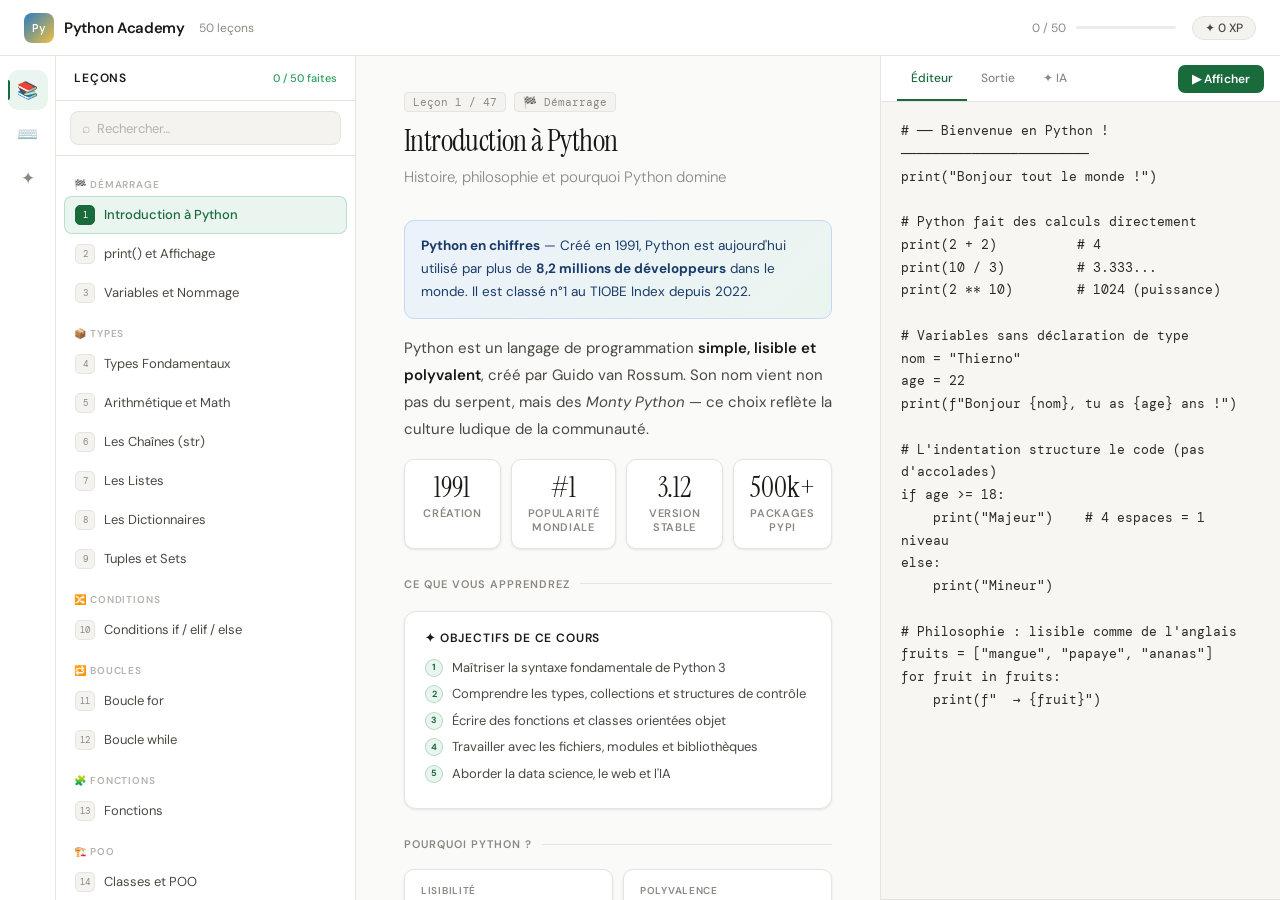
<file: python.html>
<!DOCTYPE html>
<html lang="fr">
<head>
<meta charset="UTF-8">
<meta name="viewport" content="width=device-width, initial-scale=1.0">
<title>Python Academy — 50 Leçons</title>
  <script data-cfasync="false" src="https://cmp.gatekeeperconsent.com/min.js"></script>
<script data-cfasync="false" src="https://the.gatekeeperconsent.com/cmp.min.js"></script>
  <script async src="//www.ezojs.com/ezoic/sa.min.js"></script>
<script>
    window.ezstandalone = window.ezstandalone || {};
    ezstandalone.cmd = ezstandalone.cmd || [];
</script>
<script src="//ezoicanalytics.com/analytics.js"></script>
<link href="https://fonts.googleapis.com/css2?family=DM+Mono:ital,wght@0,400;0,500;1,400&family=Instrument+Serif:ital@0;1&family=DM+Sans:ital,opsz,wght@0,9..40,300;0,9..40,400;0,9..40,500;0,9..40,600;1,9..40,300&display=swap" rel="stylesheet">
<style>
:root {
  --bg: #FAFAF8;
  --surface: #FFFFFF;
  --surface2: #F4F3EF;
  --surface3: #EDECEA;
  --border: #E5E4DF;
  --border2: #D0CFC9;
  --accent: #1A6B3C;
  --accent2: #2D9D5C;
  --accent-bg: #EBF5EF;
  --text: #1A1915;
  --text2: #4A4840;
  --muted: #8A8880;
  --muted2: #B5B3AE;
  --green: #2D9D5C;
  --green-bg: #EBF5EF;
  --amber: #C47A1E;
  --amber-bg: #FDF3E3;
  --blue: #1B5FAA;
  --blue-bg: #EBF2FB;
  --red: #C0392B;
  --red-bg: #FDECEA;
  --code-bg: #F7F6F3;
  --code-border: #E5E4DF;
  --py-yellow: #F0C040;
  --py-blue: #2B7CC1;
  --shadow-sm: 0 1px 3px rgba(26,25,21,0.06), 0 1px 2px rgba(26,25,21,0.04);
  --shadow-md: 0 4px 12px rgba(26,25,21,0.08), 0 2px 4px rgba(26,25,21,0.04);
}

* { margin: 0; padding: 0; box-sizing: border-box; }

body {
  font-family: 'DM Sans', sans-serif;
  background: var(--bg);
  color: var(--text);
  height: 100vh;
  display: flex;
  flex-direction: column;
  overflow: hidden;
}

/* ── HEADER ── */
.header {
  background: var(--surface);
  border-bottom: 1px solid var(--border);
  padding: 0 24px;
  height: 56px;
  display: flex;
  align-items: center;
  gap: 16px;
  flex-shrink: 0;
  z-index: 10;
}

.logo { display: flex; align-items: center; gap: 10px; }

.logo-icon {
  width: 30px; height: 30px;
  background: linear-gradient(135deg, var(--py-blue) 0%, var(--py-yellow) 100%);
  border-radius: 8px;
  display: flex; align-items: center; justify-content: center;
  font-family: 'DM Mono', monospace;
  font-size: 11px; font-weight: 500; color: white;
  letter-spacing: -0.03em;
}

.logo-text {
  font-size: 15px; font-weight: 600; color: var(--text);
  letter-spacing: -0.02em;
}

.logo-sub { font-size: 12px; color: var(--muted); font-weight: 400; margin-left: 4px; }

.header-right { margin-left: auto; display: flex; align-items: center; gap: 16px; }

.progress-wrap { display: flex; align-items: center; gap: 10px; }
.progress-label { font-size: 12px; color: var(--muted); }
.progress-track { width: 100px; height: 3px; background: var(--surface3); border-radius: 99px; overflow: hidden; }
.progress-fill { height: 100%; background: linear-gradient(90deg, var(--py-blue), var(--accent)); border-radius: 99px; transition: width 0.5s cubic-bezier(0.4,0,0.2,1); }

.xp-badge {
  background: var(--surface2); border: 1px solid var(--border);
  border-radius: 20px; padding: 3px 12px; font-size: 12px;
  color: var(--text2); font-weight: 500;
}

/* ── MAIN LAYOUT ── */
.main { display: flex; flex: 1; overflow: hidden; }

/* ── SIDEBAR ── */
.sidebar {
  width: 56px; background: var(--surface); border-right: 1px solid var(--border);
  display: flex; flex-direction: column; align-items: center;
  padding: 14px 0; gap: 4px; flex-shrink: 0;
}

.nav-btn {
  width: 40px; height: 40px; border-radius: 10px; border: none;
  background: transparent; color: var(--muted); cursor: pointer;
  display: flex; align-items: center; justify-content: center;
  font-size: 17px; transition: all 0.15s; position: relative;
}

.nav-btn:hover { background: var(--surface2); color: var(--text2); }
.nav-btn.active { background: var(--accent-bg); color: var(--accent); }

.nav-btn.active::before {
  content: ''; position: absolute; left: 0; top: 50%;
  transform: translateY(-50%); width: 2px; height: 20px;
  background: var(--accent); border-radius: 0 2px 2px 0;
}

/* ── LESSONS PANEL ── */
.lessons-panel {
  width: 300px; background: var(--surface); border-right: 1px solid var(--border);
  display: flex; flex-direction: column; flex-shrink: 0;
}

.panel-header {
  padding: 14px 18px; border-bottom: 1px solid var(--border);
  display: flex; align-items: center; justify-content: space-between;
}

.panel-title { font-size: 12px; font-weight: 600; color: var(--text); text-transform: uppercase; letter-spacing: 0.07em; }
.done-count { font-size: 11px; color: var(--green); font-weight: 500; }

.search-wrap { padding: 10px 14px; border-bottom: 1px solid var(--border); }

.search-box {
  background: var(--surface2); border: 1px solid var(--border);
  border-radius: 8px; padding: 7px 11px; display: flex; align-items: center; gap: 7px;
  transition: border-color 0.15s;
}

.search-box:focus-within { border-color: var(--border2); }

.search-box input {
  background: transparent; border: none; outline: none;
  color: var(--text); font-family: 'DM Sans', sans-serif; font-size: 13px; width: 100%;
}

.search-box input::placeholder { color: var(--muted2); }

.lesson-list { flex: 1; overflow-y: auto; padding: 8px 8px; }
.lesson-list::-webkit-scrollbar { width: 3px; }
.lesson-list::-webkit-scrollbar-thumb { background: var(--border); border-radius: 99px; }

.chapter-label {
  font-size: 10px; font-weight: 600; text-transform: uppercase;
  letter-spacing: 0.09em; color: var(--muted2); padding: 14px 10px 5px;
}

.lesson-item {
  display: flex; align-items: center; gap: 9px; padding: 8px 10px;
  border-radius: 8px; cursor: pointer; transition: all 0.12s; border: 1px solid transparent;
  margin-bottom: 1px;
}

.lesson-item:hover { background: var(--surface2); }
.lesson-item.active { background: var(--accent-bg); border-color: rgba(45,157,92,0.25); }

.lesson-num {
  width: 20px; height: 20px; border-radius: 5px;
  background: var(--surface2); border: 1px solid var(--border);
  font-size: 9px; font-family: 'DM Mono', monospace;
  display: flex; align-items: center; justify-content: center;
  flex-shrink: 0; color: var(--muted); transition: all 0.12s;
}

.lesson-item.active .lesson-num { background: var(--accent); border-color: var(--accent); color: white; }
.lesson-item.done .lesson-num { background: var(--green-bg); border-color: var(--green); color: var(--green); font-size: 10px; }

.lesson-title { font-size: 13px; color: var(--text2); line-height: 1.35; font-weight: 400; }
.lesson-item.active .lesson-title { color: var(--accent); font-weight: 500; }
.lesson-item.done .lesson-title { color: var(--text); }

/* ── CONTENT AREA ── */
.content-area { flex: 1; display: flex; flex-direction: column; overflow: hidden; background: var(--bg); }

.lesson-content { flex: 1; overflow-y: auto; padding: 36px 48px 48px; max-width: 780px; width: 100%; margin: 0 auto; }
.lesson-content::-webkit-scrollbar { width: 3px; }
.lesson-content::-webkit-scrollbar-thumb { background: var(--border); border-radius: 99px; }

/* ── LESSON TYPOGRAPHY ── */
.lesson-header { margin-bottom: 32px; }

.lesson-meta {
  display: flex; align-items: center; gap: 8px; margin-bottom: 10px;
}

.lesson-tag {
  font-size: 11px; color: var(--muted); font-family: 'DM Mono', monospace;
  background: var(--surface2); border: 1px solid var(--border);
  padding: 2px 8px; border-radius: 4px;
}

.lesson-h1 {
  font-family: 'Instrument Serif', serif;
  font-size: 30px; color: var(--text); margin-bottom: 6px;
  line-height: 1.25; letter-spacing: -0.02em;
  font-weight: 400;
}

.lesson-subtitle { font-size: 15px; color: var(--muted); line-height: 1.5; font-weight: 300; }

/* ── INFO BLOCKS ── */
.info-block {
  display: flex; gap: 12px; padding: 14px 16px; border-radius: 10px;
  margin: 20px 0; font-size: 14px; line-height: 1.7; border-left: 3px solid;
}

.info-block.concept {
  background: var(--blue-bg); border-color: var(--blue); color: #1B4C8A;
}
.info-block.tip {
  background: var(--green-bg); border-color: var(--green); color: #1A5C38;
}
.info-block.warn {
  background: var(--amber-bg); border-color: var(--amber); color: #8A4A0A;
}
.info-block.info {
  background: var(--surface2); border-color: var(--border2); color: var(--text2);
}

.info-icon { font-size: 15px; flex-shrink: 0; margin-top: 2px; line-height: 1.7; }

/* ── KEY CONCEPT BOX ── */
.key-concept {
  background: var(--surface); border: 1px solid var(--border);
  border-radius: 12px; padding: 20px 24px; margin: 20px 0;
  box-shadow: var(--shadow-sm);
}

.kc-header { display: flex; align-items: center; gap: 8px; margin-bottom: 12px; }
.kc-badge { font-size: 10px; font-weight: 600; text-transform: uppercase; letter-spacing: 0.07em; color: var(--blue); background: var(--blue-bg); padding: 2px 8px; border-radius: 4px; }

/* ── PROSE ── */
.prose { font-size: 15px; line-height: 1.8; color: var(--text2); margin-bottom: 16px; }
.prose strong { color: var(--text); font-weight: 600; }
.prose code {
  font-family: 'DM Mono', monospace; font-size: 13px;
  background: var(--surface3); color: var(--accent);
  padding: 1px 5px; border-radius: 4px; border: 1px solid var(--border);
}

/* ── CONCEPT GRID ── */
.concept-grid { display: grid; grid-template-columns: 1fr 1fr; gap: 10px; margin: 18px 0; }

.concept-card {
  background: var(--surface); border: 1px solid var(--border);
  border-radius: 10px; padding: 14px 16px;
  box-shadow: var(--shadow-sm);
}

.cc-label {
  font-size: 10px; text-transform: uppercase; letter-spacing: 0.07em;
  color: var(--muted); margin-bottom: 6px; font-weight: 600;
}

.cc-value {
  font-family: 'DM Mono', monospace; font-size: 14px;
  color: var(--accent); margin-bottom: 4px; font-weight: 500;
}

.cc-desc { font-size: 12px; color: var(--text2); line-height: 1.5; }

/* ── SECTION TITLE ── */
.section-title {
  font-size: 11px; text-transform: uppercase; letter-spacing: 0.09em; color: var(--muted);
  font-weight: 600; margin: 28px 0 12px; display: flex; align-items: center; gap: 10px;
}

.section-title::after { content: ''; flex: 1; height: 1px; background: var(--border); }

/* ── CODE BLOCK ── */
.code-block {
  background: var(--code-bg); border: 1px solid var(--code-border);
  border-radius: 12px; margin: 20px 0; overflow: hidden;
  box-shadow: var(--shadow-sm);
}

.code-header {
  display: flex; align-items: center; padding: 10px 16px;
  background: var(--surface); border-bottom: 1px solid var(--border); gap: 8px;
}

.code-dots { display: flex; gap: 5px; }
.dot { width: 10px; height: 10px; border-radius: 50%; }
.dot-r { background: #FF6059; }
.dot-y { background: #FFBE2E; }
.dot-g { background: #28C840; }

.code-fname {
  font-family: 'DM Mono', monospace; font-size: 11px;
  color: var(--muted); margin-left: 4px;
}

.code-lang {
  margin-left: auto; font-size: 10px; color: var(--muted2);
  font-family: 'DM Mono', monospace; text-transform: uppercase;
  letter-spacing: 0.06em; background: var(--surface2);
  padding: 2px 8px; border-radius: 4px; border: 1px solid var(--border);
}

.code-copy {
  background: transparent; border: 1px solid var(--border); color: var(--muted);
  font-size: 11px; padding: 3px 9px; border-radius: 5px; cursor: pointer;
  font-family: 'DM Sans', sans-serif; transition: all 0.15s; margin-left: 6px;
}
.code-copy:hover { color: var(--text); border-color: var(--border2); background: var(--surface2); }

.code-body {
  padding: 20px 24px; font-family: 'DM Mono', monospace;
  font-size: 13px; line-height: 1.75; overflow-x: auto;
  color: #2C2B28; white-space: pre;
}

/* Syntax highlighting for light theme */
.kw { color: #8B00A3; font-weight: 500; }
.ty { color: #0550AE; }
.st { color: #1A6A30; }
.cm { color: #9BA0A8; font-style: italic; }
.nm { color: #C24E09; }
.fn { color: #6F3FA0; }
.bi { color: #0369A1; font-weight: 500; }
.op { color: #6B7280; }

/* ── QUIZ ── */
.quiz-block {
  border: 1px solid var(--border); border-radius: 12px; padding: 20px;
  margin: 20px 0; background: var(--surface); box-shadow: var(--shadow-sm);
}

.quiz-header { display: flex; align-items: center; gap: 8px; margin-bottom: 14px; }
.quiz-badge { font-size: 10px; font-weight: 600; text-transform: uppercase; letter-spacing: 0.07em; color: var(--amber); background: var(--amber-bg); padding: 2px 8px; border-radius: 4px; }
.quiz-q { font-size: 14px; font-weight: 500; color: var(--text); }

.quiz-opts { display: flex; flex-direction: column; gap: 7px; margin-top: 14px; }

.quiz-opt {
  padding: 10px 14px; border-radius: 8px; border: 1px solid var(--border);
  background: var(--surface2); cursor: pointer;
  font-size: 13px; color: var(--text2); transition: all 0.15s;
  text-align: left; font-family: 'DM Sans', sans-serif; width: 100%;
  display: flex; align-items: center; gap: 10px;
}

.quiz-opt:hover { border-color: var(--accent2); color: var(--accent); background: var(--accent-bg); }
.quiz-opt.correct { border-color: var(--green); background: var(--green-bg); color: var(--accent); }
.quiz-opt.wrong { border-color: var(--red); background: var(--red-bg); color: var(--red); }

.quiz-opt-letter {
  width: 22px; height: 22px; border-radius: 50%; background: var(--surface3);
  border: 1px solid var(--border); font-size: 11px; font-weight: 600;
  display: flex; align-items: center; justify-content: center;
  flex-shrink: 0; color: var(--muted); font-family: 'DM Mono', monospace;
}

.quiz-opt.correct .quiz-opt-letter { background: var(--green); border-color: var(--green); color: white; }
.quiz-opt.wrong .quiz-opt-letter { background: var(--red); border-color: var(--red); color: white; }

.quiz-feedback {
  margin-top: 12px; font-size: 13px; display: none;
  padding: 10px 14px; border-radius: 8px; line-height: 1.6;
}

.quiz-feedback.correct { background: var(--green-bg); color: #1A5C38; border: 1px solid rgba(45,157,92,0.25); }
.quiz-feedback.wrong { background: var(--red-bg); color: var(--red); border: 1px solid rgba(192,57,43,0.25); }

/* ── LESSON NAV ── */
.lesson-nav {
  display: flex; align-items: center; gap: 10px;
  margin-top: 40px; padding-top: 24px; border-top: 1px solid var(--border);
}

.nav-btn-l {
  padding: 9px 18px; border-radius: 8px; border: 1px solid var(--border);
  background: var(--surface); color: var(--text2); font-family: 'DM Sans', sans-serif;
  font-size: 13px; cursor: pointer; transition: all 0.15s; font-weight: 500;
}
.nav-btn-l:hover { border-color: var(--border2); color: var(--text); background: var(--surface2); }

.nav-btn-primary {
  padding: 9px 20px; border-radius: 8px; border: 1px solid var(--accent);
  background: var(--accent); color: white; font-family: 'DM Sans', sans-serif;
  font-size: 13px; cursor: pointer; transition: all 0.15s; font-weight: 500;
  margin-left: auto;
}
.nav-btn-primary:hover { background: #145C33; border-color: #145C33; }

.done-btn-nav {
  padding: 9px 16px; border-radius: 8px; background: var(--green-bg);
  border: 1px solid rgba(45,157,92,0.3); color: var(--green);
  font-family: 'DM Sans', sans-serif; font-size: 13px; font-weight: 500;
  cursor: pointer; transition: all 0.15s; display: flex; align-items: center; gap: 6px;
}
.done-btn-nav:hover { background: rgba(45,157,92,0.2); }

/* ── EDITOR PANEL ── */
.editor-panel {
  width: 400px; background: var(--surface); border-left: 1px solid var(--border);
  display: flex; flex-direction: column; flex-shrink: 0;
}

.editor-header {
  padding: 0 16px; border-bottom: 1px solid var(--border); height: 46px;
  display: flex; align-items: center; gap: 0;
}

.editor-tabs { display: flex; gap: 0; height: 100%; }

.etab {
  padding: 0 14px; font-size: 12px; font-weight: 500; cursor: pointer;
  color: var(--muted); transition: all 0.15s; border: none; background: transparent;
  font-family: 'DM Sans', sans-serif; border-bottom: 2px solid transparent;
  display: flex; align-items: center;
}
.etab:hover { color: var(--text2); }
.etab.active { color: var(--accent); border-bottom-color: var(--accent); }

.run-btn {
  margin-left: auto; padding: 6px 14px; background: var(--accent); color: white;
  border: none; border-radius: 7px; font-size: 12px; font-weight: 600; cursor: pointer;
  font-family: 'DM Sans', sans-serif; display: flex; align-items: center; gap: 5px;
  transition: background 0.15s; letter-spacing: 0.01em;
}
.run-btn:hover { background: #145C33; }

.editor-body { flex: 1; display: flex; flex-direction: column; overflow: hidden; }

.tab-pane { display: none; flex: 1; flex-direction: column; overflow: hidden; }
.tab-pane.active { display: flex; }

textarea#code-editor {
  flex: 1; background: var(--code-bg); border: none;
  border-bottom: 1px solid var(--border); color: #2C2B28;
  font-family: 'DM Mono', monospace; font-size: 13px;
  padding: 18px 20px; resize: none; outline: none; line-height: 1.75; tab-size: 4;
}

.output-box {
  background: var(--code-bg); flex: 1; overflow: auto; padding: 18px 20px;
  font-family: 'DM Mono', monospace; font-size: 13px;
  line-height: 1.75; color: var(--accent); border-bottom: 1px solid var(--border);
}
.output-box.empty { color: var(--muted2); font-style: italic; }

/* ── AI PANEL ── */
.ai-pane { display: none; flex: 1; flex-direction: column; overflow: hidden; }
.ai-pane.active { display: flex; }

.ai-messages {
  flex: 1; overflow-y: auto; padding: 16px;
  display: flex; flex-direction: column; gap: 10px;
}
.ai-messages::-webkit-scrollbar { width: 3px; }
.ai-messages::-webkit-scrollbar-thumb { background: var(--border); }

.msg { padding: 11px 14px; border-radius: 10px; font-size: 13px; line-height: 1.65; max-width: 96%; }

.msg.user {
  background: var(--accent-bg); border: 1px solid rgba(45,157,92,0.25);
  color: #1A5C38; align-self: flex-end;
}

.msg.ai {
  background: var(--surface); border: 1px solid var(--border);
  color: var(--text2); align-self: flex-start; box-shadow: var(--shadow-sm);
}

.msg.ai code {
  font-family: 'DM Mono', monospace; background: var(--surface2);
  border: 1px solid var(--border); padding: 1px 5px; border-radius: 4px;
  font-size: 12px; color: var(--accent);
}

.typing-indicator {
  display: none; align-items: center; gap: 4px;
  padding: 10px 14px; background: var(--surface); border: 1px solid var(--border);
  border-radius: 10px; width: fit-content; box-shadow: var(--shadow-sm);
}
.typing-indicator span {
  width: 5px; height: 5px; background: var(--muted2); border-radius: 50%;
  animation: bounce 1.2s infinite;
}
.typing-indicator span:nth-child(2) { animation-delay: 0.2s; }
.typing-indicator span:nth-child(3) { animation-delay: 0.4s; }

@keyframes bounce {
  0%, 60%, 100% { transform: translateY(0); opacity: 0.4; }
  30% { transform: translateY(-4px); opacity: 1; }
}

.ai-input-row {
  padding: 12px 14px; border-top: 1px solid var(--border);
  display: flex; gap: 8px; align-items: flex-end;
}

.ai-input {
  flex: 1; background: var(--surface2); border: 1px solid var(--border);
  border-radius: 8px; padding: 9px 12px; color: var(--text);
  font-family: 'DM Sans', sans-serif; font-size: 13px;
  outline: none; resize: none; line-height: 1.5;
  min-height: 38px; max-height: 100px; transition: border 0.15s;
}
.ai-input:focus { border-color: var(--border2); }
.ai-input::placeholder { color: var(--muted2); }

.send-btn {
  width: 34px; height: 34px; border-radius: 8px; background: var(--accent);
  border: none; color: white; font-size: 14px; cursor: pointer;
  display: flex; align-items: center; justify-content: center;
  transition: background 0.15s; flex-shrink: 0;
}
.send-btn:hover { background: #145C33; }

/* ── WHAT YOU'LL LEARN BOX ── */
.learn-box {
  background: var(--surface); border: 1px solid var(--border);
  border-radius: 12px; padding: 18px 20px; margin: 20px 0;
  box-shadow: var(--shadow-sm);
}

.learn-box-title {
  font-size: 12px; font-weight: 600; text-transform: uppercase;
  letter-spacing: 0.07em; color: var(--text); margin-bottom: 12px;
  display: flex; align-items: center; gap: 7px;
}

.learn-item {
  display: flex; align-items: flex-start; gap: 9px;
  font-size: 13px; color: var(--text2); line-height: 1.5; margin-bottom: 7px;
}

.learn-dot {
  width: 18px; height: 18px; border-radius: 50%; background: var(--accent-bg);
  border: 1px solid rgba(45,157,92,0.3); color: var(--accent); font-size: 9px;
  display: flex; align-items: center; justify-content: center; flex-shrink: 0;
  margin-top: 1px; font-weight: 700;
}

/* ── COMPARISON TABLE ── */
.compare-table { width: 100%; border-collapse: collapse; margin: 18px 0; font-size: 13px; }
.compare-table th { background: var(--surface2); padding: 9px 14px; text-align: left; font-weight: 600; color: var(--text); border: 1px solid var(--border); }
.compare-table td { padding: 9px 14px; border: 1px solid var(--border); color: var(--text2); background: var(--surface); }
.compare-table tr:hover td { background: var(--surface2); }
.compare-table td code { font-family: 'DM Mono', monospace; font-size: 12px; background: var(--surface3); padding: 1px 5px; border-radius: 3px; color: var(--accent); border: 1px solid var(--border); }

/* ── STEP LIST ── */
.step-list { list-style: none; margin: 16px 0; }
.step-item { display: flex; gap: 14px; margin-bottom: 14px; align-items: flex-start; }
.step-num {
  width: 26px; height: 26px; border-radius: 50%; background: var(--accent);
  color: white; font-size: 11px; font-weight: 600; font-family: 'DM Mono', monospace;
  display: flex; align-items: center; justify-content: center; flex-shrink: 0;
  margin-top: 1px;
}
.step-content { flex: 1; }
.step-title { font-size: 14px; font-weight: 600; color: var(--text); margin-bottom: 3px; }
.step-desc { font-size: 13px; color: var(--text2); line-height: 1.55; }

/* ── INLINE CODE BADGE ── */
.code-badge {
  font-family: 'DM Mono', monospace; font-size: 12px;
  background: var(--surface3); border: 1px solid var(--border);
  padding: 2px 7px; border-radius: 5px; color: var(--accent); white-space: nowrap;
}

/* ── CALLOUT ── */
.callout {
  border-radius: 10px; padding: 14px 16px; margin: 16px 0;
  font-size: 13.5px; line-height: 1.7;
}
.callout.py { background: linear-gradient(135deg, #EBF2FB 0%, #EBF5EF 100%); border: 1px solid #C5D8F0; color: #1A3C6A; }

/* ── STATS ROW ── */
.stats-row { display: flex; gap: 10px; margin: 16px 0; }
.stat-card { flex: 1; background: var(--surface); border: 1px solid var(--border); border-radius: 10px; padding: 14px 16px; text-align: center; box-shadow: var(--shadow-sm); }
.stat-num { font-family: 'Instrument Serif', serif; font-size: 28px; color: var(--text); line-height: 1; margin-bottom: 4px; }
.stat-label { font-size: 11px; color: var(--muted); text-transform: uppercase; letter-spacing: 0.06em; font-weight: 600; }

/* ── COMPLETION ── */
.completion-banner {
  text-align: center; padding: 32px; background: linear-gradient(135deg, #EBF5EF, #EBF2FB);
  border-radius: 12px; border: 1px solid rgba(45,157,92,0.2); margin-top: 20px;
}

@media (max-width: 1100px) {
  .editor-panel { width: 340px; }
  .lessons-panel { width: 260px; }
}

@media (max-width: 820px) {
  .sidebar { display: none; }
  .lessons-panel { width: 100%; position: absolute; z-index: 5; transform: translateX(-100%); transition: transform 0.25s; }
  .lessons-panel.open { transform: none; }
  .editor-panel { display: none; }
  .lesson-content { padding: 24px 20px; }
}
</style>
</head>
<body>

<div class="header">
  <div class="logo">
    <div class="logo-icon">Py</div>
    <span class="logo-text">Python Academy</span>
    <span class="logo-sub">50 leçons</span>
  </div>
  <div class="header-right">
    <div class="progress-wrap">
      <span class="progress-label" id="progress-text">0 / 50</span>
      <div class="progress-track">
        <div class="progress-fill" id="progress-fill" style="width:0%"></div>
      </div>
    </div>
    <div class="xp-badge" id="xp-badge">✦ 0 XP</div>
  </div>
</div>

<div class="main">

  <div class="sidebar">
    <button class="nav-btn active" title="Leçons" onclick="setNavTab(event)">📚</button>
    <button class="nav-btn" title="Éditeur" onclick="setNavTab(event)">⌨️</button>
    <button class="nav-btn" title="Assistant IA" onclick="setNavTab(event)">✦</button>
  </div>

  <div class="lessons-panel" id="lessons-panel">
    <div class="panel-header">
      <span class="panel-title">Leçons</span>
      <span class="done-count" id="done-count">0 / 50 faites</span>
    </div>
    <div class="search-wrap">
      <div class="search-box">
        <span style="color:var(--muted2);font-size:14px">⌕</span>
        <input type="text" id="search-input" placeholder="Rechercher…" oninput="filterLessons()">
      </div>
    </div>
    <div class="lesson-list" id="lesson-list"></div>
  </div>

  <div class="content-area">
    <div class="lesson-content" id="lesson-content"></div>
  </div>

  <div class="editor-panel">
    <div class="editor-header">
      <div class="editor-tabs">
        <button class="etab active" onclick="switchEditorTab('code', this)">Éditeur</button>
        <button class="etab" onclick="switchEditorTab('output', this)">Sortie</button>
        <button class="etab" onclick="switchEditorTab('ai', this)">✦ IA</button>
      </div>
      <button class="run-btn" onclick="showCode()">▶ Afficher</button>
    </div>
    <div class="editor-body">
      <div class="tab-pane active" id="tab-code">
        <textarea id="code-editor"># Votre premier programme Python
print("Bonjour et bienvenue en Python !")</textarea>
      </div>
      <div class="tab-pane" id="tab-output">
        <div class="output-box empty" id="output-box">▶ Cliquez "Afficher" pour voir le résultat…</div>
      </div>
      <div class="ai-pane" id="tab-ai">
        <div class="ai-messages" id="ai-messages">
          <div class="msg ai">🐍 Bonjour ! Je suis ton assistant Python. Pose-moi n'importe quelle question sur la leçon actuelle, ou demande-moi d'expliquer ton code !</div>
        </div>
        <div class="typing-indicator" id="typing" style="margin: 0 16px 8px;">
          <span></span><span></span><span></span>
        </div>
        <div class="ai-input-row">
          <textarea class="ai-input" id="ai-input" placeholder="Pose une question…" rows="1" onkeydown="handleAiKey(event)"></textarea>
          <button class="send-btn" onclick="sendAI()">➤</button>
        </div>
      </div>
    </div>
  </div>

</div>

<script>
const LETTERS = ['A','B','C','D'];

const lessons = [
  {
    title: "Introduction à Python",
    chapter: "🏁 Démarrage",
    subtitle: "Histoire, philosophie et pourquoi Python domine",
    content: `
<div class="callout py">
  <strong>Python en chiffres</strong> — Créé en 1991, Python est aujourd'hui utilisé par plus de <strong>8,2 millions de développeurs</strong> dans le monde. Il est classé n°1 au TIOBE Index depuis 2022.
</div>

<p class="prose">Python est un langage de programmation <strong>simple, lisible et polyvalent</strong>, créé par Guido van Rossum. Son nom vient non pas du serpent, mais des <em>Monty Python</em> — ce choix reflète la culture ludique de la communauté.</p>

<div class="stats-row">
  <div class="stat-card"><div class="stat-num">1991</div><div class="stat-label">Création</div></div>
  <div class="stat-card"><div class="stat-num">#1</div><div class="stat-label">Popularité mondiale</div></div>
  <div class="stat-card"><div class="stat-num">3.12</div><div class="stat-label">Version stable</div></div>
  <div class="stat-card"><div class="stat-num">500k+</div><div class="stat-label">Packages PyPI</div></div>
</div>

<div class="section-title">Ce que vous apprendrez</div>
<div class="learn-box">
  <div class="learn-box-title">✦ Objectifs de ce cours</div>
  <div class="learn-item"><div class="learn-dot">1</div><span>Maîtriser la syntaxe fondamentale de Python 3</span></div>
  <div class="learn-item"><div class="learn-dot">2</div><span>Comprendre les types, collections et structures de contrôle</span></div>
  <div class="learn-item"><div class="learn-dot">3</div><span>Écrire des fonctions et classes orientées objet</span></div>
  <div class="learn-item"><div class="learn-dot">4</div><span>Travailler avec les fichiers, modules et bibliothèques</span></div>
  <div class="learn-item"><div class="learn-dot">5</div><span>Aborder la data science, le web et l'IA</span></div>
</div>

<div class="section-title">Pourquoi Python ?</div>
<div class="concept-grid">
  <div class="concept-card"><div class="cc-label">Lisibilité</div><div class="cc-value">Syntaxe claire</div><div class="cc-desc">Code lisible comme du pseudo-code. Pas d'accolades ni de points-virgules obligatoires.</div></div>
  <div class="concept-card"><div class="cc-label">Polyvalence</div><div class="cc-value">Tout usage</div><div class="cc-desc">Web (Django, FastAPI), IA (TensorFlow, PyTorch), Data (Pandas, NumPy), Scripts, IoT…</div></div>
  <div class="concept-card"><div class="cc-label">Communauté</div><div class="cc-value">Immense</div><div class="cc-desc">500 000+ packages sur PyPI, documentation riche, forums actifs (Stack Overflow, Discord).</div></div>
  <div class="concept-card"><div class="cc-label">Typage</div><div class="cc-value">Dynamique</div><div class="cc-desc">Pas besoin de déclarer les types. Python les détecte automatiquement à l'exécution.</div></div>
</div>

<div class="info-block concept"><span class="info-icon">💡</span><div>Le <strong>Zen de Python</strong> (PEP 20) résume la philosophie : "Il devrait y avoir une — et de préférence une seule — façon évidente de faire les choses." Tapez <code>import this</code> dans Python pour le lire en entier.</div></div>`,
    code: `# ── Bienvenue en Python ! ────────────────────────
print("Bonjour tout le monde !")

# Python fait des calculs directement
print(2 + 2)          # 4
print(10 / 3)         # 3.333...
print(2 ** 10)        # 1024 (puissance)

# Variables sans déclaration de type
nom = "Thierno"
age = 22
print(f"Bonjour {nom}, tu as {age} ans !")

# L'indentation structure le code (pas d'accolades)
if age >= 18:
    print("Majeur")    # 4 espaces = 1 niveau
else:
    print("Mineur")

# Philosophie : lisible comme de l'anglais
fruits = ["mangue", "papaye", "ananas"]
for fruit in fruits:
    print(f"  → {fruit}")`,
    quiz: { q: "Qui a créé Python ?", opts: ["Bill Gates", "Guido van Rossum", "Linus Torvalds", "James Gosling"], ans: 1, exp: "✅ Guido van Rossum a créé Python en 1991. Il a été surnommé 'Benevolent Dictator For Life' (BDFL) par la communauté Python jusqu'en 2018." }
  },
  {
    title: "print() et Affichage",
    chapter: "🏁 Démarrage",
    subtitle: "Afficher des données — toutes les formes de print()",
    content: `
<p class="prose">La fonction <code>print()</code> est votre premier outil en Python. Elle est beaucoup plus flexible que son équivalent dans d'autres langages : séparateurs personnalisables, fin de ligne configurable, f-strings puissants.</p>

<div class="info-block tip"><span class="info-icon">✅</span><div>En Python 3, <code>print()</code> est une <strong>fonction</strong> (avec parenthèses). En Python 2 c'était une instruction. Assurez-vous toujours d'utiliser Python 3 — Python 2 n'est plus supporté depuis 2020.</div></div>

<div class="section-title">Paramètres de print()</div>
<table class="compare-table">
  <tr><th>Paramètre</th><th>Rôle</th><th>Valeur par défaut</th><th>Exemple</th></tr>
  <tr><td><code>sep</code></td><td>Séparateur entre valeurs</td><td><code>' '</code> (espace)</td><td><code>print('a','b', sep='-')</code></td></tr>
  <tr><td><code>end</code></td><td>Caractère de fin</td><td><code>'\\n'</code> (saut de ligne)</td><td><code>print('ok', end='')</code></td></tr>
  <tr><td><code>file</code></td><td>Destination de l'affichage</td><td><code>sys.stdout</code></td><td><code>print('x', file=f)</code></td></tr>
  <tr><td><code>flush</code></td><td>Vider le buffer immédiatement</td><td><code>False</code></td><td><code>print('…', flush=True)</code></td></tr>
</table>

<div class="info-block concept"><span class="info-icon">💡</span><div><strong>f-strings</strong> (Python 3.6+) : La méthode moderne d'interpolation. Plus rapide que <code>.format()</code>, plus lisible. Syntaxe : <code>f"texte {variable}"</code>. On peut même y mettre des expressions : <code>f"{2+2}"</code> → <code>"4"</code>.</div></div>`,
    code: `# ── Affichage de base ────────────────────────────
print("Bonjour tout le monde !")
print(42)
print(3.14)
print(True)

# ── Plusieurs valeurs ─────────────────────────────
print("Prénom :", "Thierno", "| Âge :", 22)

# ── Séparateur personnalisé ───────────────────────
print("rouge", "vert", "bleu", sep=" — ")
print("A", "B", "C", sep="")        # ABC

# ── Fin de ligne personnalisée ────────────────────
print("Ligne 1 ", end="")           # Pas de saut de ligne
print("→ Ligne 2")                  # Continue sur la même ligne
print()                              # Ligne vide

# ── f-strings (Python 3.6+) ──────────────────────
prenom = "Thierno"
age = 22
ville = "Dakar"
print(f"Je m'appelle {prenom}, j'ai {age} ans.")
print(f"Dans 10 ans : {age + 10} ans")   # Expression dans {}

# ── Formatage avancé ──────────────────────────────
pi = 3.14159265
print(f"Pi ≈ {pi:.2f}")             # 3.14 (2 décimales)
print(f"Pi ≈ {pi:.5f}")             # 3.14159 (5 décimales)

prix = 1_234_567.89                 # Underscore = lisibilité
print(f"Prix = {prix:,.2f} FCFA")  # Séparateur de milliers

# ── repr() vs str() ──────────────────────────────
chaine = "Bonjour\nMonde"
print(chaine)             # Affiche avec saut de ligne
print(repr(chaine))       # 'Bonjour\\nMonde' (brut)`,
    quiz: { q: "Comment afficher 'a', 'b', 'c' séparés par '—' ?", opts: ["print('a—b—c')", "print('a','b','c', sep='—')", "print('a','b','c', separator='—')", "print('a' + '—' + 'b' + '—' + 'c')"], ans: 1, exp: "✅ Le paramètre 'sep' définit le séparateur entre les valeurs passées à print(). Par défaut c'est un espace. Toutes les options fonctionnent, mais sep est la plus Pythonique." }
  },
  {
    title: "Variables et Nommage",
    chapter: "🏁 Démarrage",
    subtitle: "Déclarer, nommer et gérer les variables",
    content: `
<p class="prose">En Python, les variables sont créées <strong>à la volée</strong> sans déclaration préalable. Python est <strong>dynamiquement typé</strong> : une variable peut changer de type. La convention de nommage est définie par <strong>PEP 8</strong>.</p>

<div class="info-block concept"><span class="info-icon">💡</span><div>PEP 8 est le guide de style officiel Python. Il définit les conventions de nommage, d'espacement, de longueur de ligne (79 caractères max) et bien plus. Respecter PEP 8 rend votre code lisible par toute la communauté.</div></div>

<div class="section-title">Conventions de nommage PEP 8</div>
<table class="compare-table">
  <tr><th>Usage</th><th>Convention</th><th>Exemple</th></tr>
  <tr><td>Variables / fonctions</td><td><code>snake_case</code></td><td><code>mon_age, prix_total</code></td></tr>
  <tr><td>Classes</td><td><code>PascalCase</code></td><td><code>Etudiant, VoitureElectrique</code></td></tr>
  <tr><td>Constantes</td><td><code>SCREAMING_SNAKE</code></td><td><code>PI, MAX_CONNEXIONS</code></td></tr>
  <tr><td>Privé (convention)</td><td><code>_variable</code></td><td><code>_cache, _compteur</code></td></tr>
  <tr><td>Fortement privé</td><td><code>__variable</code></td><td><code>__id, __secret</code></td></tr>
  <tr><td>Spécial / magique</td><td><code>__dunder__</code></td><td><code>__init__, __str__</code></td></tr>
</table>

<div class="info-block warn"><span class="info-icon">⚠️</span><div>Les <strong>mots réservés</strong> ne peuvent pas être des noms de variables : <code>if, else, for, while, class, def, import, return, True, False, None, and, or, not, in, is, lambda, pass, break, continue, yield, del, global, nonlocal, with, as, try, except, raise, finally, assert, from, async, await, match, case</code>.</div></div>`,
    code: `# ── Création de variables ─────────────────────────
age = 22
prenom = "Thierno"
salaire = 1500.50
est_actif = True
rien = None

# ── Affectation multiple ───────────────────────────
x = y = z = 0             # Les trois valent 0
a, b, c = 1, 2, 3         # Déballage (unpacking)
print(a, b, c)             # 1 2 3

# ── Swap élégant en une ligne ─────────────────────
a, b = b, a               # Python gère sans variable temp
print(a, b)                # 2 1

# ── Vérifier le type ──────────────────────────────
print(type(age))           # <class 'int'>
print(type(prenom))        # <class 'str'>
print(type(salaire))       # <class 'float'>
print(type(est_actif))     # <class 'bool'>
print(type(rien))          # <class 'NoneType'>

# ── Constantes (convention Python) ───────────────
PI = 3.14159
MAX_CONNEXIONS = 100
URL_API = "https://api.exemple.com"

# ── Supprimer une variable ─────────────────────────
temporaire = 42
del temporaire
# print(temporaire)  → NameError : variable supprimée

# ── Annotations de type (Python 3.5+) ───────────
# Facultatives, mais améliorent la lisibilité :
nom: str = "Thierno"
age: int = 22
actif: bool = True`,
    quiz: { q: "Quelle convention Python s'appelle 'snake_case' ?", opts: ["monAge", "MonAge", "mon_age", "MONAGE"], ans: 2, exp: "✅ mon_age est du snake_case ! En Python, on sépare les mots par des underscores pour les variables et fonctions. C'est défini dans le guide de style PEP 8." }
  },
  {
    title: "Types Fondamentaux",
    chapter: "📦 Types",
    subtitle: "int, float, str, bool, None — les briques de base",
    content: `
<p class="prose">Python possède cinq types primitifs essentiels. Contrairement aux langages statiques, vous n'avez pas à les déclarer — Python les infère automatiquement.</p>

<div class="concept-grid">
  <div class="concept-card"><div class="cc-label">int</div><div class="cc-value">Entier</div><div class="cc-desc">Précision illimitée. <code>42</code>, <code>-7</code>, <code>1_000_000</code></div></div>
  <div class="concept-card"><div class="cc-label">float</div><div class="cc-value">Décimal</div><div class="cc-desc">Double précision IEEE 754. <code>3.14</code>, <code>1.5e10</code></div></div>
  <div class="concept-card"><div class="cc-label">str</div><div class="cc-value">Texte</div><div class="cc-desc">Immuable, Unicode. <code>'Bonjour'</code>, <code>"Monde"</code></div></div>
  <div class="concept-card"><div class="cc-label">bool</div><div class="cc-value">Booléen</div><div class="cc-desc">Sous-classe d'int ! <code>True == 1</code>, <code>False == 0</code></div></div>
</div>

<div class="info-block tip"><span class="info-icon">✅</span><div><code>None</code> est l'équivalent de <code>null</code>. Il est de type <code>NoneType</code> et il n'y en a qu'un seul en mémoire. Comparez toujours avec <code>is None</code> plutôt que <code>== None</code>.</div></div>

<div class="section-title">Valeurs "falsy" en Python</div>
<div class="info-block warn"><span class="info-icon">⚠️</span><div>Ces valeurs sont évaluées comme <code>False</code> : <code>0</code>, <code>0.0</code>, <code>""</code> (chaîne vide), <code>[]</code> (liste vide), <code>{}</code> (dict vide), <code>()</code> (tuple vide), <code>None</code>, <code>False</code>. Tout le reste est <code>True</code>.</div></div>`,
    code: `# ── int : précision illimitée ────────────────────
age = 25
grand = 1_000_000        # Underscore pour lisibilité
binaire = 0b1010         # 10 en binaire
hexa = 0xFF              # 255 en hexadécimal
octal = 0o17             # 15 en octal
print(type(age), age)

# Précision illimitée — impossible en C ou Java !
print(2 ** 100)          # 1267650600228229401496703205376

# ── float ─────────────────────────────────────────
prix = 19.99
scientifique = 1.5e10    # 15 000 000 000
print(type(prix), prix)

# Attention aux flottants !
print(0.1 + 0.2)         # 0.30000000000000004 (IEEE 754)
import decimal
d = decimal.Decimal("0.1") + decimal.Decimal("0.2")
print(d)                  # 0.3 (précision exacte)

# ── str ───────────────────────────────────────────
simple = 'Guillemets simples'
double = "Guillemets doubles"
triple = """Multi
lignes"""
raw = r"C:\\Users\\chemin"   # Backslashes littéraux

# ── bool ──────────────────────────────────────────
print(True + True)        # 2 (bool hérite d'int)
print(True * 5)           # 5
print(int(True))          # 1

# ── None ──────────────────────────────────────────
resultat = None
print(type(resultat))     # <class 'NoneType'>
print(resultat is None)   # True ✅
print(resultat == None)   # True ⚠️ (déconseillé)

# ── Conversions ───────────────────────────────────
print(int("42"))          # 42
print(float("3.14"))      # 3.14
print(str(100))           # "100"
print(bool(0))            # False
print(bool("texte"))      # True`,
    quiz: { q: "Pourquoi 0.1 + 0.2 ≠ 0.3 en Python ?", opts: ["C'est un bug Python", "Représentation IEEE 754 en virgule flottante binaire", "Python arrondit les flottants", "Erreur d'opérateur"], ans: 1, exp: "✅ IEEE 754 ! Les nombres décimaux sont représentés en binaire, ce qui provoque des imprécisions. C'est universel à tous les langages. Utilisez le module 'decimal' pour la précision exacte." }
  },
  {
    title: "Arithmétique et Math",
    chapter: "📦 Types",
    subtitle: "Opérateurs, priorités, module math",
    content: `
<p class="prose">Python offre tous les opérateurs arithmétiques habituels plus des spécificités utiles : <strong>division entière</strong> <code>//</code>, <strong>puissance</strong> <code>**</code>, et <strong>modulo</strong> <code>%</code>. Les entiers Python ont une précision illimitée.</p>

<div class="section-title">Priorité des opérateurs (ordre décroissant)</div>
<ul class="step-list">
  <li class="step-item"><div class="step-num">1</div><div class="step-content"><div class="step-title">Parenthèses <span class="code-badge">()</span></div><div class="step-desc">Toujours évaluées en premier</div></div></li>
  <li class="step-item"><div class="step-num">2</div><div class="step-content"><div class="step-title">Puissance <span class="code-badge">**</span></div><div class="step-desc">Associatif à droite : <code>2**3**2</code> = <code>2**(3**2)</code> = 512</div></div></li>
  <li class="step-item"><div class="step-num">3</div><div class="step-content"><div class="step-title">Unaire <span class="code-badge">+x -x</span></div><div class="step-desc">Signe positif/négatif</div></div></li>
  <li class="step-item"><div class="step-num">4</div><div class="step-content"><div class="step-title">Multiplication / Division <span class="code-badge">* / // %</span></div><div class="step-desc">De gauche à droite</div></div></li>
  <li class="step-item"><div class="step-num">5</div><div class="step-content"><div class="step-title">Addition / Soustraction <span class="code-badge">+ -</span></div><div class="step-desc">De gauche à droite</div></div></li>
</ul>`,
    code: `# ── Opérateurs arithmétiques ─────────────────────
a, b = 17, 5
print(f"{a} + {b}  = {a + b}")     # 22
print(f"{a} - {b}  = {a - b}")     # 12
print(f"{a} * {b}  = {a * b}")     # 85
print(f"{a} / {b}  = {a / b}")     # 3.4 (toujours float)
print(f"{a} // {b} = {a // b}")    # 3   (division entière)
print(f"{a} % {b}  = {a % b}")     # 2   (modulo / reste)
print(f"{a} ** {b} = {a ** b}")    # 1419857 (puissance)

# ── Opérateurs d'assignation ──────────────────────
x = 100
x += 5    # x = 105
x -= 3    # x = 102
x *= 2    # x = 204
x //= 5   # x = 40
x **= 2   # x = 1600
print(f"x = {x}")

# ── Division entière et modulo ─────────────────────
# Utile pour vérifier parité, divisibilité, cycles...
for n in range(1, 13):
    h = n // 2
    m = (n % 2) * 30
    print(f"  {n}h → {h}:{m:02d}")  # Conversion créative !

# ── Module math ───────────────────────────────────
import math

print(math.sqrt(144))        # 12.0  racine carrée
print(math.pi)               # 3.14159…
print(math.e)                # 2.71828… (constante d'Euler)
print(math.floor(3.9))       # 3  arrondi vers le bas
print(math.ceil(3.1))        # 4  arrondi vers le haut
print(math.log(1000, 10))    # 3.0  logarithme base 10
print(math.factorial(10))    # 3628800

# ── Fonctions natives ─────────────────────────────
nombres = [3, 1, 4, 1, 5, 9, 2, 6]
print(f"Min={min(nombres)}, Max={max(nombres)}, Somme={sum(nombres)}")
print(f"abs(-42) = {abs(-42)}")
print(f"round(3.567, 2) = {round(3.567, 2)}")`,
    quiz: { q: "Que vaut 17 // 5 en Python ?", opts: ["3.4", "3", "2", "4"], ans: 1, exp: "✅ 3 ! L'opérateur // est la 'floor division' (arrondi vers le bas). 17 ÷ 5 = 3.4, arrondi vers le bas = 3. Avec des négatifs : -17 // 5 = -4 (pas -3) !" }
  },
  {
    title: "Les Chaînes (str)",
    chapter: "📦 Types",
    subtitle: "Manipulation avancée du texte Python",
    content: `
<p class="prose">En Python, les chaînes (<code>str</code>) sont des séquences <strong>immuables</strong> de caractères Unicode. Python offre des dizaines de méthodes intégrées et un système de formatage très riche.</p>

<div class="info-block tip"><span class="info-icon">✅</span><div>Les strings sont <strong>immuables</strong> : <code>.upper()</code> ne modifie pas la chaîne originale, elle retourne une <em>nouvelle</em> chaîne. Il faut toujours récupérer le résultat : <code>s = s.upper()</code>.</div></div>

<div class="section-title">Méthodes les plus utilisées</div>
<table class="compare-table">
  <tr><th>Méthode</th><th>Rôle</th><th>Exemple</th></tr>
  <tr><td><code>.strip()</code></td><td>Supprimer espaces début/fin</td><td><code>"  hi  ".strip() → "hi"</code></td></tr>
  <tr><td><code>.split(sep)</code></td><td>Couper en liste</td><td><code>"a,b".split(",") → ['a','b']</code></td></tr>
  <tr><td><code>.join(liste)</code></td><td>Coller une liste</td><td><code>"-".join(['a','b']) → "a-b"</code></td></tr>
  <tr><td><code>.replace(old,new)</code></td><td>Remplacer</td><td><code>"abc".replace("b","X") → "aXc"</code></td></tr>
  <tr><td><code>.find(sub)</code></td><td>Trouver position (-1 si absent)</td><td><code>"hello".find("ll") → 2</code></td></tr>
  <tr><td><code>.format(**kwargs)</code></td><td>Formater (ancienne syntaxe)</td><td><code>"{nom}".format(nom="Ali")</code></td></tr>
</table>`,
    code: `# ── Créer des chaînes ────────────────────────────
s1 = 'Guillemets simples'
s2 = "Guillemets doubles"
s3 = """Texte
multi-lignes"""
s4 = r"C:\\Users\\raw_string"   # Backslashes littéraux
b = b"bytes"                     # Séquence d'octets

# ── Concaténation et répétition ───────────────────
prenom, nom = "Thierno", "Diallo"
complet = prenom + " " + nom
ligne = "─" * 30
print(complet)
print(ligne)

# ── Méthodes essentielles ─────────────────────────
texte = "  Bonjour le Monde  "
print(texte.strip())              # Supprime espaces
print(texte.lower())              # bonjour le monde
print(texte.upper())              # BONJOUR LE MONDE
print(texte.title())              # Bonjour Le Monde
print(texte.replace("Monde", "Python"))

# ── split et join ─────────────────────────────────
csv = "rouge,vert,bleu,jaune"
couleurs = csv.split(",")
print(couleurs)                   # ['rouge', 'vert', 'bleu', 'jaune']
print(" | ".join(couleurs))       # rouge | vert | bleu | jaune

# ── Vérifications ─────────────────────────────────
print("Python".startswith("Py"))   # True
print("Hello".endswith("lo"))      # True
print("monde" in "Bonjour monde")  # True
print("123".isdigit())             # True
print("abc".isalpha())             # True
print(len("Bonjour"))              # 7

# ── Slicing (découpe) ─────────────────────────────
mot = "Python"
print(mot[0])       # P  (premier)
print(mot[-1])      # n  (dernier)
print(mot[1:4])     # yth (index 1 à 3)
print(mot[::2])     # Pto (un sur deux)
print(mot[::-1])    # nohtyP (INVERSÉ !)`,
    quiz: { q: "Que retourne 'Python'[::-1] ?", opts: ["Python", "nohtyP", "Pytho", "Erreur IndexError"], ans: 1, exp: "✅ nohtyP ! Le slicing [::-1] inverse la séquence. Syntaxe : [début:fin:pas]. Un pas de -1 parcourt de droite à gauche. Astuce très connue en Python." }
  },
  {
    title: "Les Listes",
    chapter: "📦 Types",
    subtitle: "Collection ordonnée et modifiable",
    content: `
<p class="prose">Une liste Python est une collection <strong>ordonnée et mutable</strong> qui accepte les types mixtes. C'est la structure de données la plus utilisée en Python.</p>

<div class="concept-grid">
  <div class="concept-card"><div class="cc-label">Ordonnée</div><div class="cc-value">Oui</div><div class="cc-desc">L'ordre d'insertion est préservé. Accès par index [0], [1]…</div></div>
  <div class="concept-card"><div class="cc-label">Mutable</div><div class="cc-value">Oui</div><div class="cc-desc">On peut ajouter, supprimer, modifier des éléments après création.</div></div>
  <div class="concept-card"><div class="cc-label">Doublons</div><div class="cc-value">Autorisés</div><div class="cc-desc">[1, 1, 2] est valide. Utilisez un set pour interdire les doublons.</div></div>
  <div class="concept-card"><div class="cc-label">Types</div><div class="cc-value">Mixtes</div><div class="cc-desc">[1, "deux", 3.0, True] est parfaitement valide.</div></div>
</div>

<div class="info-block warn"><span class="info-icon">⚠️</span><div>Attention aux <strong>copies de listes</strong> ! <code>b = a</code> ne copie pas la liste, c'est la même référence. Pour copier : <code>b = a.copy()</code> ou <code>b = a[:]</code> (copie superficielle), ou <code>copy.deepcopy(a)</code> (copie profonde).</div></div>`,
    code: `# ── Créer une liste ───────────────────────────────
fruits = ["mangue", "papaye", "ananas", "banane"]
mixte  = [1, "deux", 3.0, True, None]
vide   = []
suite  = list(range(1, 6))              # [1, 2, 3, 4, 5]

# ── Accès et slicing ──────────────────────────────
print(fruits[0])          # mangue  (premier)
print(fruits[-1])         # banane  (dernier)
print(fruits[1:3])        # ['papaye', 'ananas']
fruits[0] = "avocat"      # Modification directe

# ── Méthodes essentielles ─────────────────────────
fruits.append("orange")    # Ajouter à la fin
fruits.insert(1, "citron") # Insérer à l'index 1
fruits.remove("banane")    # Supprimer par valeur (1re occurrence)
dernier = fruits.pop()     # Retire & retourne le dernier
premier = fruits.pop(0)    # Retire & retourne index 0
fruits.extend(["kiwi", "cerise"])  # Ajouter plusieurs

# ── Recherche ─────────────────────────────────────
print("ananas" in fruits)          # True/False
print(fruits.index("ananas"))      # Position
print(fruits.count("ananas"))      # Nombre d'occurrences
print(len(fruits))                 # Longueur

# ── Tri ───────────────────────────────────────────
nombres = [3, 1, 4, 1, 5, 9, 2, 6]
nombres.sort()                     # Modifie la liste (in-place)
trie = sorted([5, 2, 8, 1])        # Retourne une NOUVELLE liste

# ── List comprehension ────────────────────────────
carres = [x**2 for x in range(1, 6)]
pairs  = [x for x in range(20) if x % 2 == 0]
print(carres)     # [1, 4, 9, 16, 25]
print(pairs[:5])  # [0, 2, 4, 6, 8]

# ── Copier sans partager la référence ─────────────
a = [1, 2, 3]
b = a             # MÊME liste ! (référence partagée)
c = a.copy()      # Copie indépendante
b.append(4)
print(a)          # [1, 2, 3, 4] ← a a changé !
print(c)          # [1, 2, 3]    ← c inchangé`,
    quiz: { q: "Quelle différence entre sort() et sorted() ?", opts: ["Aucune différence", "sort() modifie la liste originale, sorted() crée une nouvelle liste", "sorted() est plus rapide", "sort() ne fonctionne que sur les nombres"], ans: 1, exp: "✅ sort() modifie en place et retourne None. sorted() retourne une NOUVELLE liste triée et ne modifie pas l'original. Préférez sorted() quand vous voulez garder la liste originale." }
  },
  {
    title: "Les Dictionnaires",
    chapter: "📦 Types",
    subtitle: "Paires clé-valeur — la structure incontournable",
    content: `
<p class="prose">Un dictionnaire (<code>dict</code>) stocke des paires clé→valeur. Depuis Python 3.7, <strong>l'ordre d'insertion est préservé</strong>. La recherche par clé est O(1) — instantanée peu importe la taille.</p>

<div class="info-block concept"><span class="info-icon">💡</span><div>Les dictionnaires Python sont omniprésents : les objets JSON, les configurations, les résultats de requêtes API, les objets <code>request</code> en Django/Flask… C'est la structure la plus importante à maîtriser.</div></div>

<div class="section-title">Complexité algorithmique</div>
<table class="compare-table">
  <tr><th>Opération</th><th>dict</th><th>list</th></tr>
  <tr><td>Accès par clé/index</td><td>O(1)</td><td>O(1)</td></tr>
  <tr><td>Recherche d'un élément</td><td>O(1) par clé</td><td>O(n) par valeur</td></tr>
  <tr><td>Insertion</td><td>O(1) amorti</td><td>O(1) fin / O(n) milieu</td></tr>
  <tr><td>Suppression</td><td>O(1) amorti</td><td>O(n)</td></tr>
</table>`,
    code: `# ── Créer un dictionnaire ─────────────────────────
personne = {
    "prenom": "Thierno",
    "nom": "Diallo",
    "age": 22,
    "ville": "Dakar"
}

# ── Accès ──────────────────────────────────────────
print(personne["prenom"])              # Thierno
print(personne.get("email", "N/A"))   # N/A (clé absente)

# ── Modification ──────────────────────────────────
personne["email"] = "t@gmail.com"     # Ajouter
personne["age"] = 23                  # Modifier
del personne["ville"]                  # Supprimer

# ── Méthodes essentielles ─────────────────────────
print(list(personne.keys()))     # ['prenom', 'nom', ...]
print(list(personne.values()))   # ['Thierno', 'Diallo', ...]
print("prenom" in personne)      # True

# ── setdefault et update ───────────────────────────
personne.setdefault("score", 0)    # N'écrase pas si existe
personne.update({"ville": "Dakar", "score": 95})

# ── Parcourir ─────────────────────────────────────
for cle, valeur in personne.items():
    print(f"  {cle}: {valeur}")

# ── Dict comprehension ────────────────────────────
carres = {x: x**2 for x in range(1, 6)}
print(carres)    # {1: 1, 2: 4, 3: 9, 4: 16, 5: 25}

# ── Fusionner (Python 3.9+) ───────────────────────
d1 = {"a": 1, "b": 2}
d2 = {"c": 3, "d": 4}
fusionne = d1 | d2
print(fusionne)

# ── Cas pratique : compter des occurrences ────────
texte = "python java python javascript python java"
compteur = {}
for mot in texte.split():
    compteur[mot] = compteur.get(mot, 0) + 1
print(dict(sorted(compteur.items(), key=lambda x: -x[1])))`,
    quiz: { q: "Quelle méthode accède à une valeur sans risquer une KeyError ?", opts: ["dict['cle']", "dict.get('cle')", "dict.fetch('cle')", "dict.safe_get('cle')"], ans: 1, exp: "✅ .get() retourne None (ou une valeur par défaut) si la clé n'existe pas, au lieu de lever une KeyError. Syntaxe complète : dict.get('cle', valeur_par_defaut)." }
  },
  {
    title: "Tuples et Sets",
    chapter: "📦 Types",
    subtitle: "Immuabilité et ensembles mathématiques",
    content: `
<p class="prose">Python offre deux autres collections : <strong>tuples</strong> (immuables, ordonnés) et <strong>sets</strong> (pas de doublons, non ordonnés). Ils complètent les listes et dictionnaires pour des besoins spécifiques.</p>

<div class="concept-grid">
  <div class="concept-card"><div class="cc-label">tuple</div><div class="cc-value">Immuable</div><div class="cc-desc">Ordonné, non modifiable. Plus rapide que list. Idéal pour coordonnées, retours multiples.</div></div>
  <div class="concept-card"><div class="cc-label">set</div><div class="cc-value">Sans doublons</div><div class="cc-desc">Non ordonné. Test d'appartenance O(1). Opérations ensemblistes ∪ ∩ ∖.</div></div>
  <div class="concept-card"><div class="cc-label">frozenset</div><div class="cc-value">Set immuable</div><div class="cc-desc">Comme set mais ne peut pas être modifié. Utilisable comme clé de dict.</div></div>
  <div class="concept-card"><div class="cc-label">Usage tuple</div><div class="cc-value">Données fixes</div><div class="cc-desc">Coordonnées GPS, couleur RGB, retours de fonctions multiples.</div></div>
</div>`,
    code: `# ════════════ TUPLES ════════════════════════════
coordonnees = (48.8566, 2.3522)   # Paris (lat, lon)
couleur_rgb = (255, 128, 0)
singleton = (42,)                  # Virgule OBLIGATOIRE !

# Déballage (unpacking)
lat, lon = coordonnees
print(f"Paris : {lat}°N, {lon}°E")

# Les tuples sont plus rapides que les listes
# et protègent vos données contre modification
import timeit
# Création tuple vs liste : ~10x plus rapide

# Tuple comme clé de dictionnaire (impossible avec liste)
distances = {("Dakar", "Paris"): 4678, ("Dakar", "Abidjan"): 2700}
print(distances[("Dakar", "Paris")])

# ════════════ SETS ════════════════════════════════
# Pas de doublons, non ordonné
fruits = {"mangue", "ananas", "papaye", "mangue"}
print(fruits)   # mangue apparaît une seule fois

# Opérations ensemblistes
a = {1, 2, 3, 4, 5}
b = {4, 5, 6, 7, 8}

print(f"Union       : {a | b}")    # {1,2,3,4,5,6,7,8}
print(f"Intersection: {a & b}")    # {4, 5}
print(f"Différence  : {a - b}")    # {1, 2, 3}
print(f"Diff. sym.  : {a ^ b}")    # {1,2,3,6,7,8}

# Éliminer doublons d'une liste
avec = [1, 2, 2, 3, 3, 3, 4, 4]
sans = list(set(avec))
print(sans)   # [1, 2, 3, 4]

# Test d'appartenance instantané (O(1) vs O(n) pour liste)
million = set(range(1_000_000))
print(999_999 in million)    # True — quasi instantané !`,
    quiz: { q: "Comment créer un tuple avec un seul élément ?", opts: ["(42)", "[42]", "(42,)", "tuple(42)"], ans: 2, exp: "✅ (42,) avec une virgule ! Sans la virgule, (42) est juste une expression entre parenthèses = l'entier 42. La virgule est obligatoire pour un singleton." }
  },
  {
    title: "Conditions if / elif / else",
    chapter: "🔀 Conditions",
    subtitle: "Prise de décision — la structure fondamentale",
    content: `
<p class="prose">Python utilise <code>if / elif / else</code> (<code>elif</code> = contraction de <code>else if</code>). L'<strong>indentation</strong> — 4 espaces — est obligatoire et définit les blocs. Aucune accolade.</p>

<div class="info-block warn"><span class="info-icon">⚠️</span><div>L'indentation est <strong>syntaxiquement obligatoire</strong> en Python. Une mauvaise indentation provoque une <code>IndentationError</code>. Utilisez toujours 4 espaces (ne mélangez jamais espaces et tabulations — PEP 8).</div></div>

<div class="section-title">Python 3.10+ : match / case</div>
<div class="info-block tip"><span class="info-icon">✅</span><div>Python 3.10 introduit <code>match / case</code> : l'équivalent du <code>switch</code> de C# mais bien plus puissant. Il supporte le <strong>pattern matching structurel</strong> — correspondance sur des types, tuples, objets, et conditions.</div></div>`,
    code: `# ── if / elif / else ──────────────────────────────
note = 75

if note >= 90:
    mention = "A — Excellent"
elif note >= 80:
    mention = "B — Très bien"
elif note >= 70:
    mention = "C — Bien"       # ← s'exécute ici
elif note >= 60:
    mention = "D — Passable"
else:
    mention = "F — Échec"

print(mention)  # C — Bien

# ── Opérateur ternaire ────────────────────────────
statut = "Reçu ✓" if note >= 60 else "Échoué ✗"
print(statut)   # Reçu ✓

# ── Conditions combinées ──────────────────────────
age, a_carte = 22, True
if age < 26 and a_carte:
    print("Tarif étudiant -30%")
elif age >= 60 or age < 6:
    print("Tarif réduit -25%")
else:
    print("Tarif normal")

# ── Comparaisons chaînées (unique à Python !) ─────
x = 42
if 0 < x < 100:
    print("Entre 0 et 100")   # Équiv. x > 0 and x < 100

if 1 < 2 < 3 < 4 < 5:
    print("Chaîne vraie !")

# ── match / case (Python 3.10+) ───────────────────
commande = "quitter"
match commande:
    case "aide" | "help":
        print("Affiche l'aide")
    case "quitter" | "exit" | "q":
        print("Au revoir !")     # ← s'exécute
    case str(cmd) if cmd.startswith("/"):
        print(f"Commande slash : {cmd}")
    case _:
        print(f"Commande inconnue : {commande}")`,
    quiz: { q: "Comment s'écrit 'else if' en Python ?", opts: ["elseif", "else if", "elif", "otherwise"], ans: 2, exp: "✅ elif est la contraction de 'else if'. C'est plus concis, évite l'imbrication, et rend le code plus lisible. Python ne reconnaît pas 'else if' (deux mots)." }
  },
  {
    title: "Boucle for",
    chapter: "🔁 Boucles",
    subtitle: "Itérer sur des séquences — la voie Pythonique",
    content: `
<p class="prose">La boucle <code>for</code> Python <strong>itère directement sur des séquences</strong> plutôt que de compter des indices. C'est fondamentalement différent de C/Java/C#. Tout objet "itérable" (liste, str, dict, range…) peut être parcouru.</p>

<div class="info-block concept"><span class="info-icon">💡</span><div><code>range(n)</code> génère les entiers de 0 à n-1. C'est un objet "lazy" qui ne stocke pas tous les nombres en mémoire — même <code>range(1_000_000_000)</code> est instantané à créer. Utilisez <code>list(range(n))</code> pour obtenir une vraie liste.</div></div>

<div class="section-title">Fonctions utiles avec for</div>
<table class="compare-table">
  <tr><th>Fonction</th><th>Rôle</th><th>Exemple</th></tr>
  <tr><td><code>enumerate()</code></td><td>Index + valeur</td><td><code>for i, v in enumerate(liste)</code></td></tr>
  <tr><td><code>zip()</code></td><td>Parcourir 2 listes ensemble</td><td><code>for a, b in zip(l1, l2)</code></td></tr>
  <tr><td><code>reversed()</code></td><td>Itérer à l'envers</td><td><code>for x in reversed(liste)</code></td></tr>
  <tr><td><code>sorted()</code></td><td>Itérer dans l'ordre</td><td><code>for x in sorted(liste)</code></td></tr>
  <tr><td><code>filter()</code></td><td>Filtrer un itérable</td><td><code>for x in filter(fn, liste)</code></td></tr>
</table>`,
    code: `# ── for sur range ─────────────────────────────────
for i in range(5):
    print(i, end=" ")        # 0 1 2 3 4
print()

for i in range(2, 11, 2):
    print(i, end=" ")        # 2 4 6 8 10
print()

for i in range(10, 0, -1):
    print(i, end=" ")        # 10 9 8 7 ... 1
print()

# ── for sur une liste ──────────────────────────────
fruits = ["mangue", "ananas", "papaye"]
for fruit in fruits:
    print(f"  {fruit}")

# ── enumerate — index + valeur ────────────────────
for i, fruit in enumerate(fruits, start=1):
    print(f"  {i}. {fruit}")

# ── for sur dictionnaire ──────────────────────────
capitales = {"Sénégal": "Dakar", "France": "Paris", "Japon": "Tokyo"}
for pays, capitale in capitales.items():
    print(f"  {pays} → {capitale}")

# ── zip — deux listes en parallèle ────────────────
noms = ["Thierno", "Amina", "Omar"]
notes = [15.5, 17, 14]
for nom, note in zip(noms, notes):
    print(f"  {nom}: {note}/20")

# ── for/else (unique à Python !) ─────────────────
# Le else s'exécute si la boucle finit sans break
cible = 7
nombres = [3, 5, 2, 8, 1]
for n in nombres:
    if n == cible:
        print(f"Trouvé {cible} !")
        break
else:
    print(f"{cible} non trouvé dans la liste")`,
    quiz: { q: "Que retourne enumerate(['a','b','c'], start=1) ?", opts: ["[1, 2, 3]", "Paires (1,'a'), (2,'b'), (3,'c')", "Un dictionnaire {1:'a', ...}", "Erreur TypeError"], ans: 1, exp: "✅ Des paires (index, valeur) ! enumerate() ajoute automatiquement un compteur. Le paramètre start=1 commence à 1 plutôt que 0. Très utilisé pour afficher des listes numérotées." }
  },
  {
    title: "Boucle while",
    chapter: "🔁 Boucles",
    subtitle: "Répéter tant qu'une condition est vraie",
    content: `
<p class="prose">La boucle <code>while</code> répète un bloc tant qu'une condition est vraie. Elle est idéale quand le nombre d'itérations n'est pas connu à l'avance : saisie utilisateur, connexion réseau, algorithmes de convergence.</p>

<div class="info-block warn"><span class="info-icon">⚠️</span><div>Attention à la <strong>boucle infinie</strong> ! Si vous oubliez de modifier la condition, <code>while True</code> tourne indéfiniment. Dans un terminal : <kbd>Ctrl+C</kbd> pour arrêter. Toujours prévoir une condition de sortie ou un <code>break</code>.</div></div>

<div class="section-title">break, continue, else</div>
<table class="compare-table">
  <tr><th>Mot-clé</th><th>Effet</th><th>Analogie</th></tr>
  <tr><td><code>break</code></td><td>Sort immédiatement de la boucle</td><td>Arrêt d'urgence</td></tr>
  <tr><td><code>continue</code></td><td>Passe à l'itération suivante</td><td>Sauter un tour</td></tr>
  <tr><td><code>else</code></td><td>S'exécute si pas de break</td><td>Confirmation de fin normale</td></tr>
  <tr><td><code>pass</code></td><td>Instruction vide (placeholder)</td><td>Ne rien faire</td></tr>
</table>`,
    code: `# ── while simple ──────────────────────────────────
compteur = 1
while compteur <= 5:
    print(f"Tour {compteur}")
    compteur += 1     # Ne pas oublier !

# ── while avec break ──────────────────────────────
n = 0
while True:
    n += 1
    if n > 10:
        break
print(f"n = {n}")    # 11

# ── continue (sauter une itération) ──────────────
i = 0
while i < 10:
    i += 1
    if i % 2 == 0:
        continue     # Sauter les pairs
    print(i, end=" ")   # 1 3 5 7 9
print()

# ── while / else ──────────────────────────────────
secret = 42
tentatives_max = 3
essais = [10, 25, 42]    # Simulation de saisies

i = 0
while i < tentatives_max:
    guess = essais[i]
    i += 1
    print(f"Essai {i}: {guess}")
    if guess == secret:
        print(f"✓ Trouvé en {i} tentative(s) !")
        break
else:
    print("✗ Nombre de tentatives épuisé.")

# ── Algorithme de convergence ─────────────────────
# Racine carrée par méthode de Newton-Raphson
def sqrt_newton(n):
    x = n / 2.0
    while abs(x * x - n) > 1e-10:    # Précision souhaitée
        x = (x + n / x) / 2
    return x

print(f"√2 ≈ {sqrt_newton(2):.10f}")
print(f"√2  = {2**0.5:.10f}")`,
    quiz: { q: "Quand s'exécute le bloc 'else' d'un while ?", opts: ["Toujours après la boucle", "Quand la condition devient False sans break", "Quand une exception est levée", "À chaque itération"], ans: 1, exp: "✅ Quand la boucle se termine normalement (condition False), sans rencontrer de break. Si break est exécuté, le else est ignoré. Utile pour confirmer qu'une recherche n'a pas abouti." }
  },
  {
    title: "Fonctions",
    chapter: "🧩 Fonctions",
    subtitle: "Définir, appeler, documenter les fonctions Python",
    content: `
<p class="prose">En Python, les fonctions sont des <strong>objets de première classe</strong> : elles peuvent être passées comme arguments, retournées par d'autres fonctions, stockées dans des variables. Le mot-clé <code>def</code> les définit.</p>

<div class="info-block concept"><span class="info-icon">💡</span><div>Une <strong>docstring</strong> (chaîne de documentation entre triple guillemets) juste après <code>def</code> documente la fonction. Accessible via <code>help(mafonction)</code> ou <code>mafonction.__doc__</code>. C'est la bonne pratique Python.</div></div>

<div class="section-title">Types de paramètres</div>
<table class="compare-table">
  <tr><th>Type</th><th>Syntaxe</th><th>Exemple d'appel</th></tr>
  <tr><td>Positionnel obligatoire</td><td><code>def f(x)</code></td><td><code>f(42)</code></td></tr>
  <tr><td>Valeur par défaut</td><td><code>def f(x=10)</code></td><td><code>f()</code> ou <code>f(5)</code></td></tr>
  <tr><td>Nommé (keyword)</td><td>n'importe quel param</td><td><code>f(x=42)</code></td></tr>
  <tr><td>*args (variadique)</td><td><code>def f(*args)</code></td><td><code>f(1, 2, 3)</code></td></tr>
  <tr><td>**kwargs (dict)</td><td><code>def f(**kw)</code></td><td><code>f(a=1, b=2)</code></td></tr>
  <tr><td>Keyword-only</td><td><code>def f(*, k)</code></td><td><code>f(k=42)</code> obligatoire</td></tr>
</table>`,
    code: `# ── Fonction simple avec docstring ────────────────
def bonjour(prenom):
    """Affiche un message de bienvenue.
    
    Args:
        prenom (str): Le prénom de la personne.
    """
    print(f"Bonjour, {prenom} !")

bonjour("Thierno")

# ── Retour de valeur ──────────────────────────────
def additionner(a, b):
    return a + b

print(f"15 + 27 = {additionner(15, 27)}")

# ── Valeurs par défaut ────────────────────────────
def saluer(prenom, salutation="Bonjour", emoji="👋"):
    return f"{salutation}, {prenom} {emoji}"

print(saluer("Thierno"))
print(saluer("Amina", "Bonsoir", "🌙"))
print(saluer("Omar", salutation="Salut"))  # Argument nommé

# ── Retourner plusieurs valeurs (tuple) ───────────
def statistiques(liste):
    return min(liste), max(liste), sum(liste) / len(liste)

mn, mx, moy = statistiques([3, 1, 4, 1, 5, 9, 2, 6])
print(f"Min={mn}, Max={mx}, Moy={moy:.2f}")

# ── *args — nombre variable d'arguments ───────────
def somme(*args):
    """Additionne autant d'arguments que voulu."""
    print(f"Arguments : {args}")   # C'est un tuple !
    return sum(args)

print(somme(1, 2, 3))         # 6
print(somme(1, 2, 3, 4, 5))   # 15

# ── **kwargs — arguments nommés variables ─────────
def creer_profil(**kwargs):
    for cle, val in kwargs.items():
        print(f"  {cle}: {val}")

creer_profil(prenom="Thierno", ville="Dakar", age=22)

# ── Fonctions comme objets ────────────────────────
fonctions = [abs, str, type]
for f in fonctions:
    print(f(-42))    # Appel dynamique`,
    quiz: { q: "Que contient 'args' dans def f(*args) lors de f(1,2,3) ?", opts: ["Une liste [1,2,3]", "Un tuple (1,2,3)", "Un dict {0:1, 1:2, 2:3}", "Trois variables séparées"], ans: 1, exp: "✅ Un tuple (1,2,3) ! *args collecte tous les arguments positionnels dans un TUPLE (immuable). **kwargs collecte les arguments nommés dans un DICT." }
  },
  {
    title: "Classes et POO",
    chapter: "🏗️ POO",
    subtitle: "Programmation orientée objet — créer ses propres types",
    content: `
<p class="prose">Python est pleinement orienté objet. Une <strong>classe</strong> définit un nouveau type de données. <code>self</code> référence l'instance courante (équivalent de <code>this</code> en C#). <code>__init__</code> est le constructeur.</p>

<div class="info-block concept"><span class="info-icon">💡</span><div>Les méthodes entourées de <code>__</code> s'appellent <strong>dunder methods</strong> (double underscore) ou méthodes magiques. Elles définissent comment les objets se comportent avec les opérateurs, len(), str(), etc.</div></div>

<div class="section-title">Dunder methods essentielles</div>
<table class="compare-table">
  <tr><th>Méthode</th><th>Déclenchée par</th><th>Équivalent C#</th></tr>
  <tr><td><code>__init__</code></td><td>Création de l'objet</td><td>Constructeur</td></tr>
  <tr><td><code>__str__</code></td><td><code>str(obj), print(obj)</code></td><td><code>ToString()</code></td></tr>
  <tr><td><code>__repr__</code></td><td>Représentation officielle</td><td>—</td></tr>
  <tr><td><code>__len__</code></td><td><code>len(obj)</code></td><td>—</td></tr>
  <tr><td><code>__eq__</code></td><td><code>obj1 == obj2</code></td><td><code>Equals()</code></td></tr>
  <tr><td><code>__lt__</code></td><td><code>obj1 < obj2</code></td><td><code>IComparable</code></td></tr>
  <tr><td><code>__add__</code></td><td><code>obj1 + obj2</code></td><td>Surcharge <code>+</code></td></tr>
</table>`,
    code: `class Etudiant:
    """Représente un étudiant avec ses notes."""
    
    etablissement = "Université de Dakar"   # Attribut de classe
    _compteur = 0                            # Attribut privé de classe
    
    def __init__(self, prenom: str, nom: str, age: int):
        """Constructeur."""
        self.prenom = prenom       # Attributs d'instance
        self.nom = nom
        self.age = age
        self._notes: list = []     # Convention privé
        Etudiant._compteur += 1
    
    @property
    def nom_complet(self) -> str:
        """Propriété calculée."""
        return f"{self.prenom} {self.nom}"
    
    @property
    def moyenne(self) -> float:
        return sum(self._notes) / len(self._notes) if self._notes else 0.0
    
    def ajouter_note(self, note: float) -> None:
        if 0 <= note <= 20:
            self._notes.append(note)
        else:
            raise ValueError(f"Note invalide : {note}")
    
    @classmethod
    def nombre_etudiants(cls) -> int:
        """Méthode de classe."""
        return cls._compteur
    
    @staticmethod
    def mention(note: float) -> str:
        """Méthode statique — pas d'accès à self."""
        if note >= 16: return "Très bien"
        if note >= 14: return "Bien"
        if note >= 12: return "Assez bien"
        return "Passable"
    
    def __str__(self) -> str:
        return f"Étudiant({self.nom_complet}, moy={self.moyenne:.1f}/20)"
    
    def __repr__(self) -> str:
        return f"Etudiant('{self.prenom}', '{self.nom}', {self.age})"

e = Etudiant("Thierno", "Diallo", 22)
e.ajouter_note(14)
e.ajouter_note(17)
print(e)
print(f"Mention : {Etudiant.mention(e.moyenne)}")
print(f"Étudiants créés : {Etudiant.nombre_etudiants()}")`,
    quiz: { q: "À quoi sert le décorateur @property ?", opts: ["Rendre une méthode statique", "Accéder à une méthode comme un attribut (getter)", "Définir un attribut privé", "Surcharger un opérateur"], ans: 1, exp: "✅ @property transforme une méthode en attribut calculé. Appel : e.nom_complet (sans parenthèses). On peut aussi définir @nom_complet.setter pour un setter." }
  },
  {
    title: "Héritage",
    chapter: "🏗️ POO",
    subtitle: "Étendre et spécialiser des classes",
    content: `
<p class="prose">Python supporte l'<strong>héritage simple et multiple</strong>. Une classe fille hérite via <code>class Fille(Mere)</code>. <code>super()</code> donne accès à la classe parente. Le polymorphisme permet de traiter des objets de types différents de façon uniforme.</p>

<div class="info-block tip"><span class="info-icon">✅</span><div>Privilégiez la <strong>composition à l'héritage</strong> (principe "composition over inheritance"). L'héritage crée un couplage fort. Si vous pouvez dire "A <em>a un</em> B" plutôt que "A <em>est un</em> B", utilisez la composition.</div></div>`,
    code: `class Vehicule:
    def __init__(self, marque: str, annee: int):
        self.marque = marque
        self.annee = annee
    
    def demarrer(self) -> str:
        return f"{self.marque} démarre…"
    
    def infos(self) -> str:
        return f"{self.marque} ({self.annee})"
    
    def __str__(self):
        return self.infos()

class Voiture(Vehicule):
    def __init__(self, marque, annee, nb_portes=4):
        super().__init__(marque, annee)   # Appel parent
        self.nb_portes = nb_portes
    
    def demarrer(self) -> str:
        return f"🚗 {self.marque} : Vroooom !"  # Override
    
    def infos(self) -> str:
        return f"{super().infos()}, {self.nb_portes} portes"

class VoitureElectrique(Voiture):
    def __init__(self, marque, annee, autonomie_km):
        super().__init__(marque, annee)
        self.autonomie_km = autonomie_km
    
    def demarrer(self) -> str:
        return f"⚡ {self.marque} : Silencieux…"
    
    def infos(self) -> str:
        return f"{super().infos()}, {self.autonomie_km}km autonomie"

# ── Polymorphisme ─────────────────────────────────
vehicules = [
    Voiture("Peugeot", 2020),
    VoitureElectrique("Tesla", 2024, 600),
    Vehicule("Camion", 2015),
]

for v in vehicules:
    print(v.demarrer())   # Chaque objet répond différemment
    print(f"  → {v.infos()}")

# ── Vérifications ─────────────────────────────────
tesla = VoitureElectrique("Tesla", 2024, 600)
print(isinstance(tesla, VoitureElectrique))  # True
print(isinstance(tesla, Voiture))             # True (héritage)
print(isinstance(tesla, Vehicule))            # True (héritage)
print(issubclass(VoitureElectrique, Voiture)) # True

# ── MRO (Method Resolution Order) ────────────────
print(VoitureElectrique.__mro__)   # Ordre de recherche des méthodes`,
    quiz: { q: "Que fait super().__init__() dans une classe fille ?", opts: ["Crée une copie de l'objet", "Appelle le constructeur de la classe parente", "Définit la superclasse", "Supprime l'objet parent"], ans: 1, exp: "✅ super() donne accès à la classe parente dans le MRO. super().__init__() appelle son constructeur. Sans ça, les attributs définis dans __init__ parent ne seraient pas initialisés." }
  },
  {
    title: "Gestion des Exceptions",
    chapter: "⚠️ Erreurs",
    subtitle: "try, except, else, finally, raise",
    content: `
<p class="prose">Python utilise des <strong>exceptions</strong> pour gérer les erreurs. La structure <code>try/except/else/finally</code> est similaire à C# mais avec un bloc <code>else</code> supplémentaire — il s'exécute si aucune exception n'a été levée.</p>

<div class="section-title">Exceptions natives courantes</div>
<table class="compare-table">
  <tr><th>Exception</th><th>Causée par</th></tr>
  <tr><td><code>ValueError</code></td><td><code>int("abc")</code>, valeur hors plage</td></tr>
  <tr><td><code>TypeError</code></td><td><code>"3" + 3</code>, mauvais type</td></tr>
  <tr><td><code>KeyError</code></td><td><code>dict["cle_inexistante"]</code></td></tr>
  <tr><td><code>IndexError</code></td><td><code>liste[999]</code> hors limites</td></tr>
  <tr><td><code>AttributeError</code></td><td><code>None.upper()</code></td></tr>
  <tr><td><code>ZeroDivisionError</code></td><td><code>10 / 0</code></td></tr>
  <tr><td><code>FileNotFoundError</code></td><td><code>open("absent.txt")</code></td></tr>
  <tr><td><code>ImportError</code></td><td>Module introuvable</td></tr>
</table>

<div class="info-block warn"><span class="info-icon">⚠️</span><div>Ne capturez jamais <code>except:</code> sans type ! Ça intercepte même <code>KeyboardInterrupt</code> (Ctrl+C) et <code>SystemExit</code>. Minimum : <code>except Exception:</code>. Soyez toujours le plus spécifique possible.</div></div>`,
    code: `# ── try / except de base ──────────────────────────
try:
    liste = [1, 2, 3]
    print(liste[10])         # IndexError !
except IndexError as e:
    print(f"Index invalide : {e}")

# ── Plusieurs exceptions ───────────────────────────
def convertir(chaine):
    try:
        valeur = int(chaine)
        resultat = 100 / valeur
    except ValueError:
        print(f"'{chaine}' n'est pas un nombre")
        return None
    except ZeroDivisionError:
        print("Division par zéro !")
        return None
    else:
        print(f"Succès : 100 / {valeur} = {resultat:.2f}")
        return resultat
    finally:
        print("  ↑ (finally s'exécute toujours)")

convertir("5")
convertir("abc")
convertir("0")

# ── Lever une exception ───────────────────────────
def valider_age(age):
    if not isinstance(age, int):
        raise TypeError(f"Attendu int, reçu {type(age).__name__}")
    if not (0 <= age <= 150):
        raise ValueError(f"Âge hors plage : {age}")
    return age

try:
    valider_age(-5)
except ValueError as e:
    print(f"Validation : {e}")

# ── Exception personnalisée ────────────────────────
class SoldeInsuffisantError(Exception):
    def __init__(self, solde, montant):
        super().__init__(f"Solde {solde} FCFA, retrait {montant} FCFA")
        self.solde = solde
        self.montant = montant

try:
    raise SoldeInsuffisantError(100, 500)
except SoldeInsuffisantError as e:
    print(f"Erreur bancaire : {e}")`,
    quiz: { q: "Quand s'exécute le bloc 'else' dans try/except/else/finally ?", opts: ["Toujours, comme finally", "Quand une exception est levée", "Quand aucune exception n'est levée dans try", "Jamais si finally est présent"], ans: 2, exp: "✅ Le else s'exécute si et seulement si le bloc try s'est terminé sans exception. finally, lui, s'exécute toujours (avec ou sans exception)." }
  },
  {
    title: "List Comprehensions",
    chapter: "🔍 Avancé",
    subtitle: "Créer des collections élégamment",
    content: `
<p class="prose">Les <strong>comprehensions</strong> sont une des fonctionnalités les plus pythoniques. Elles créent des collections en une ligne lisible, souvent plus rapide qu'une boucle <code>for</code> équivalente.</p>

<div class="info-block concept"><span class="info-icon">💡</span><div>Syntaxe : <code>[expr for elem in iterable if condition]</code>. La condition est optionnelle. Python propose aussi les <strong>dict comprehensions</strong> <code>{k:v for…}</code>, <strong>set comprehensions</strong> <code>{v for…}</code> et les <strong>generator expressions</strong> <code>(v for…)</code> (lazy, économe en mémoire).</div></div>

<div class="section-title">Quand utiliser les comprehensions ?</div>
<table class="compare-table">
  <tr><th>Type</th><th>Syntaxe</th><th>Retourne</th><th>Usage idéal</th></tr>
  <tr><td>List comp.</td><td><code>[x for x in …]</code></td><td>list</td><td>Transformer/filtrer en liste</td></tr>
  <tr><td>Dict comp.</td><td><code>{k:v for …}</code></td><td>dict</td><td>Construire un mapping</td></tr>
  <tr><td>Set comp.</td><td><code>{x for …}</code></td><td>set</td><td>Valeurs uniques</td></tr>
  <tr><td>Generator</td><td><code>(x for …)</code></td><td>generator</td><td>Grand volume, une seule passe</td></tr>
</table>`,
    code: `# ── List comprehension de base ────────────────────
carres   = [x**2 for x in range(1, 11)]
print(carres)  # [1, 4, 9, 16, 25, 36, 49, 64, 81, 100]

# ── Avec condition (filtre) ────────────────────────
pairs = [x for x in range(20) if x % 2 == 0]
print(pairs)   # [0, 2, 4, 6, 8, 10, 12, 14, 16, 18]

divisibles = [x for x in range(100) if x % 3 == 0 and x % 5 == 0]
print(divisibles)   # [0, 15, 30, 45, 60, 75, 90]

# ── Transformation ────────────────────────────────
mots = ["bonjour", "monde", "python"]
majuscules = [m.upper() for m in mots]
longueurs  = [len(m) for m in mots]
print(majuscules)   # ['BONJOUR', 'MONDE', 'PYTHON']
print(longueurs)    # [7, 5, 6]

# ── Imbriquée ─────────────────────────────────────
matrice = [[1, 2, 3], [4, 5, 6], [7, 8, 9]]
aplatie = [elem for ligne in matrice for elem in ligne]
print(aplatie)   # [1, 2, 3, 4, 5, 6, 7, 8, 9]

# ── Dict comprehension ────────────────────────────
pays_codes = {"Sénégal": "SN", "France": "FR", "Maroc": "MA"}
inverse = {v: k for k, v in pays_codes.items()}
print(inverse)   # {'SN': 'Sénégal', 'FR': 'France', ...}

# ── Set comprehension ─────────────────────────────
texte = "python programming"
consonnes = {c for c in texte if c not in "aeiouy "}
print(sorted(consonnes))

# ── Generator expression (économise la RAM) ────────
# Ne stocke pas tout en mémoire — génère à la demande
somme = sum(x**2 for x in range(1, 1001))
print(f"Σ(x²) de 1 à 1000 = {somme:,}")

# Comparaison : list comp vs generator
import sys
liste_comp = [x**2 for x in range(10_000)]
gen_exp    = (x**2 for x in range(10_000))
print(f"List: {sys.getsizeof(liste_comp):,} octets")
print(f"Gen : {sys.getsizeof(gen_exp):,} octets")   # ~120 octets !`,
    quiz: { q: "Quel avantage a (x**2 for x in range(10000)) sur [x**2 for …] ?", opts: ["Elle est 10x plus rapide", "Elle utilise ~120 octets au lieu de ~80KB (mémoire lazy)", "Elle retourne un tuple", "Elle supporte plusieurs conditions"], ans: 1, exp: "✅ La mémoire ! Une generator expression ne stocke pas tous les éléments — elle les génère à la demande. Indispensable pour des millions d'éléments. Idéale avec sum(), max(), min()." }
  },
  {
    title: "Modules et Bibliothèques",
    chapter: "🔍 Avancé",
    subtitle: "Organiser le code et utiliser l'écosystème Python",
    content: `
<p class="prose">Un module Python est simplement un fichier <code>.py</code>. La bibliothèque standard Python est immense (300+ modules), et PyPI offre 500 000+ packages. <code>pip install</code> permet d'installer n'importe lequel.</p>

<div class="section-title">Modules standard incontournables</div>
<div class="concept-grid">
  <div class="concept-card"><div class="cc-label">os / pathlib</div><div class="cc-value">Système fichiers</div><div class="cc-desc">Fichiers, dossiers, chemins, variables d'environnement</div></div>
  <div class="concept-card"><div class="cc-label">json</div><div class="cc-value">JSON</div><div class="cc-desc">Sérialisation/désérialisation JSON (API, configs)</div></div>
  <div class="concept-card"><div class="cc-label">datetime</div><div class="cc-value">Dates & heures</div><div class="cc-desc">Calcul de durées, formatage, fuseaux horaires</div></div>
  <div class="concept-card"><div class="cc-label">collections</div><div class="cc-value">Collections avancées</div><div class="cc-desc">Counter, defaultdict, OrderedDict, deque, namedtuple</div></div>
  <div class="concept-card"><div class="cc-label">itertools</div><div class="cc-value">Itérateurs</div><div class="cc-desc">combinations, permutations, product, chain, islice</div></div>
  <div class="concept-card"><div class="cc-label">functools</div><div class="cc-value">Fonctions</div><div class="cc-desc">lru_cache, partial, reduce, wraps</div></div>
</div>

<div class="info-block tip"><span class="info-icon">✅</span><div>Packages tiers populaires par domaine : <strong>Data Science</strong> : NumPy, Pandas, Matplotlib, Scikit-learn. <strong>Web</strong> : FastAPI, Django, Flask. <strong>IA</strong> : PyTorch, TensorFlow. <strong>Automatisation</strong> : Selenium, Playwright, Requests.</div></div>`,
    code: `# ── import : différentes formes ───────────────────
import math
print(math.sqrt(144))    # 12.0

import datetime as dt    # Alias
now = dt.datetime.now()
print(f"Maintenant : {now.strftime('%d/%m/%Y %H:%M')}")

from math import sqrt, pi, ceil   # Import sélectif
print(f"π = {pi:.5f}")

from random import choice, randint, shuffle
fruits = ["mangue", "ananas", "papaye", "banane"]
shuffle(fruits)          # Mélange in-place
print(choice(fruits))    # Choix aléatoire
print(randint(1, 100))   # Entier aléatoire

# ── Module os ─────────────────────────────────────
import os
print(f"Répertoire : {os.getcwd()}")
print(f"Séparateur : {repr(os.sep)}")  # '/' Linux/Mac, '\\' Windows

# ── pathlib (moderne) ─────────────────────────────
from pathlib import Path
home = Path.home()
print(f"Home : {home}")
# new_file = home / "documents" / "test.txt"   # Création de chemin

# ── json ──────────────────────────────────────────
import json
data = {"prenom": "Thierno", "age": 22, "scores": [15, 17, 14]}
json_str = json.dumps(data, ensure_ascii=False, indent=2)
print(json_str)
retour = json.loads(json_str)
print(retour["prenom"])

# ── collections ───────────────────────────────────
from collections import Counter, defaultdict, namedtuple

texte = "mississippi"
print(Counter(texte))   # {'s': 4, 'i': 4, 'p': 2, 'm': 1}
print(Counter(texte).most_common(3))

# defaultdict évite les KeyError
mots_par_longueur = defaultdict(list)
for mot in ["chat", "chien", "rat", "hippopotame"]:
    mots_par_longueur[len(mot)].append(mot)
print(dict(mots_par_longueur))`,
    quiz: { q: "Quelle syntaxe importe uniquement sqrt et pi depuis math ?", opts: ["import math.sqrt, math.pi", "from math import sqrt, pi", "import sqrt, pi from math", "use math: sqrt, pi"], ans: 1, exp: "✅ 'from math import sqrt, pi' ! Permet d'utiliser sqrt(x) directement sans écrire math.sqrt(x). Plusieurs imports séparés par virgule." }
  }
];

// Leçons 22–50 générées avec contenu substantiel
const remaining = [
  { n: 22, t: "Fonctions lambda", sub: "Fonctions anonymes, map, filter", ch: "🧩 Fonctions" },
  { n: 23, t: "Décorateurs", sub: "Modifier le comportement des fonctions", ch: "🧩 Fonctions" },
  { n: 24, t: "Générateurs et yield", sub: "Itérateurs paresseux, économie mémoire", ch: "🧩 Fonctions" },
  { n: 25, t: "Fonctions d'ordre supérieur", sub: "map(), filter(), functools.reduce()", ch: "🧩 Fonctions" },
  { n: 26, t: "Encapsulation POO", sub: "Protéger les données, getters/setters", ch: "🏗️ POO" },
  { n: 27, t: "Méthodes spéciales (Dunder)", sub: "__str__, __len__, __eq__, surcharge d'opérateurs", ch: "🏗️ POO" },
  { n: 28, t: "@property avancé", sub: "Propriétés calculées, validation à l'accès", ch: "🏗️ POO" },
  { n: 29, t: "Classes Abstraites (ABC)", sub: "Interfaces en Python, abstract methods", ch: "🏗️ POO" },
  { n: 30, t: "Dataclasses", sub: "Classes de données simplifiées (Python 3.7+)", ch: "🏗️ POO" },
  { n: 31, t: "Lecture de Fichiers", sub: "open(), with, lire texte et CSV", ch: "📂 Fichiers" },
  { n: 32, t: "Écriture de Fichiers", sub: "Écrire, sauvegarder, gérer les modes", ch: "📂 Fichiers" },
  { n: 33, t: "JSON et CSV", sub: "Sérialiser des données, pandas.read_csv()", ch: "📂 Fichiers" },
  { n: 34, t: "Expressions Régulières", sub: "Rechercher et transformer avec re", ch: "📂 Fichiers" },
  { n: 35, t: "datetime et timedelta", sub: "Gérer les dates, calcul de durées", ch: "⏰ Temps" },
  { n: 36, t: "Fuseaux horaires", sub: "pytz, zoneinfo, datetimes conscients", ch: "⏰ Temps" },
  { n: 37, t: "Programmation Async", sub: "asyncio, async/await, coroutines", ch: "⚡ Async" },
  { n: 38, t: "Threading et multiprocessing", sub: "Parallélisme, GIL, ProcessPoolExecutor", ch: "⚡ Async" },
  { n: 39, t: "pip et environnements virtuels", sub: "venv, requirements.txt, Poetry", ch: "🏛️ Outils" },
  { n: 40, t: "Tests unitaires", sub: "unittest, pytest, TDD, mocking", ch: "🏛️ Outils" },
  { n: 41, t: "NumPy — Bases", sub: "Arrays N-dimensionnels, vectorisation", ch: "📊 Data Science" },
  { n: 42, t: "Pandas — DataFrames", sub: "Charger, filtrer, agréger des données", ch: "📊 Data Science" },
  { n: 43, t: "Matplotlib et Seaborn", sub: "Visualiser des données avec des graphiques", ch: "📊 Data Science" },
  { n: 44, t: "Flask — API Web", sub: "Routes, JSON, requêtes HTTP", ch: "🌐 Web" },
  { n: 45, t: "FastAPI", sub: "API REST moderne, validation Pydantic", ch: "🌐 Web" },
  { n: 46, t: "SQLite avec Python", sub: "Base de données légère, CRUD", ch: "🗄️ Base de données" },
  { n: 47, t: "SQLAlchemy ORM", sub: "Modèles, sessions, requêtes", ch: "🗄️ Base de données" },
  { n: 48, t: "Web Scraping", sub: "requests, BeautifulSoup, Selenium", ch: "🌐 Web" },
  { n: 49, t: "Machine Learning intro", sub: "scikit-learn : régression, classification", ch: "🤖 Intelligence Artificielle" },
  { n: 50, t: "Projet Capstone", sub: "Application complète : API + BDD + tests", ch: "🎯 Projet Final" },
];

const lessonsFull = [...lessons];
remaining.forEach(({ n, t, sub, ch }) => {
  lessonsFull.push({
    title: t, chapter: ch, subtitle: sub,
    content: `
<div class="callout py"><strong>Leçon ${n} sur 50</strong> — Cette leçon couvre <strong>${t}</strong>. Utilisez l'assistant IA ✦ pour approfondir chaque concept avec des exemples personnalisés.</div>
<p class="prose">Cette leçon explore <strong>${t}</strong> en Python. ${sub}. C'est un sujet fondamental qui vous permettra d'écrire du code professionnel.</p>
<div class="info-block concept"><span class="info-icon">💡</span><div>Posez des questions à l'assistant IA pour obtenir des explications approfondies, des exercices pratiques, ou la correction de votre code.</div></div>
<div class="learn-box">
  <div class="learn-box-title">✦ Ce que vous allez apprendre</div>
  <div class="learn-item"><div class="learn-dot">1</div><span>Les concepts fondamentaux de ${t}</span></div>
  <div class="learn-item"><div class="learn-dot">2</div><span>Les cas d'usage pratiques courants</span></div>
  <div class="learn-item"><div class="learn-dot">3</div><span>Les bonnes pratiques et pièges à éviter</span></div>
</div>`,
    code: `# Leçon ${n} : ${t}
# ${sub}
# ───────────────────────────────────────────

print("Leçon ${n} : ${t}")
print("=" * 40)

# Modifiez ce code et expérimentez !
# Demandez à l'assistant IA ✦ des exemples
# personnalisés pour cette leçon.

exemples = {
    "sujet": "${t}",
    "chapitre": "${ch}",
    "lecon": ${n},
}

for cle, val in exemples.items():
    print(f"  {cle}: {val}")`,
    quiz: null
  });
});

// ─── STATE ─────────────────────────────────────
let currentLesson = 0;
let completedLessons = new Set();
let xp = 0;

// ─── BUILD LIST ────────────────────────────────
function buildLessonList() {
  const container = document.getElementById('lesson-list');
  let lastChapter = '';
  let html = '';
  lessonsFull.forEach((lesson, i) => {
    if (lesson.chapter !== lastChapter) {
      html += `<div class="chapter-label">${lesson.chapter}</div>`;
      lastChapter = lesson.chapter;
    }
    const done = completedLessons.has(i) ? 'done' : '';
    const active = i === currentLesson ? 'active' : '';
    const num = completedLessons.has(i) ? '✓' : (i + 1);
    html += `<div class="lesson-item ${active} ${done}" onclick="goToLesson(${i})" id="li-${i}">
      <div class="lesson-num">${num}</div>
      <div class="lesson-title">${lesson.title}</div>
    </div>`;
  });
  container.innerHTML = html;
}

// ─── RENDER LESSON ─────────────────────────────
function renderLesson(i) {
  const lesson = lessonsFull[i];
  document.getElementById('code-editor').value = lesson.code || '';

  const quizHTML = lesson.quiz ? `
    <div class="section-title">Mini Quiz</div>
    <div class="quiz-block" id="quiz-${i}">
      <div class="quiz-header">
        <span class="quiz-badge">Quiz</span>
        <span class="quiz-q">${lesson.quiz.q}</span>
      </div>
      <div class="quiz-opts">
        ${lesson.quiz.opts.map((opt, j) =>
          `<button class="quiz-opt" onclick="checkQuiz(${i},${j})">
            <span class="quiz-opt-letter">${LETTERS[j]}</span>${opt}
          </button>`
        ).join('')}
      </div>
      <div class="quiz-feedback" id="qf-${i}"></div>
    </div>` : '';

  document.getElementById('lesson-content').innerHTML = `
    <div class="lesson-header">
      <div class="lesson-meta">
        <span class="lesson-tag">Leçon ${i + 1} / ${lessonsFull.length}</span>
        <span class="lesson-tag">${lesson.chapter}</span>
      </div>
      <h1 class="lesson-h1">${lesson.title}</h1>
      <p class="lesson-subtitle">${lesson.subtitle}</p>
    </div>
    ${lesson.content}
    <div class="section-title">Code d'exemple</div>
    <div class="code-block">
      <div class="code-header">
        <div class="code-dots">
          <div class="dot dot-r"></div>
          <div class="dot dot-y"></div>
          <div class="dot dot-g"></div>
        </div>
        <span class="code-fname">exemple_${String(i+1).padStart(2,'0')}.py</span>
        <span class="code-lang">Python 3</span>
        <button class="code-copy" onclick="copyCode(${i})" id="copy-btn-${i}">Copier</button>
      </div>
      <div class="code-body">${highlightPython(lesson.code)}</div>
    </div>
    ${quizHTML}
    <div class="lesson-nav">
      ${i > 0 ? `<button class="nav-btn-l" onclick="goToLesson(${i-1})">← Précédente</button>` : ''}
      <button class="done-btn-nav" onclick="markDone(${i})">
        ${completedLessons.has(i) ? '✓ Apprise' : '○ Marquer apprise'}
      </button>
      ${i < lessonsFull.length - 1
        ? `<button class="nav-btn-primary" onclick="goToLesson(${i+1})">Suivante →</button>`
        : `<div style="margin-left:auto;padding:9px 16px;color:var(--green);font-weight:600;font-size:14px">🎉 Cours terminé !</div>`}
    </div>
  `;
  document.getElementById('lesson-content').scrollTop = 0;
}

function highlightPython(code) {
  return code
    .replace(/&/g,'&amp;').replace(/</g,'&lt;').replace(/>/g,'&gt;')
    .replace(/#[^\n]*/g, m => `<span class="cm">${m}</span>`)
    .replace(/"""[\s\S]*?"""|'''[\s\S]*?'''/g, m => `<span class="st">${m}</span>`)
    .replace(/"([^"]*)"|'([^']*)'/g, m => `<span class="st">${m}</span>`)
    .replace(/\b(def|class|return|if|elif|else|for|while|in|not|and|or|import|from|as|try|except|finally|raise|with|pass|break|continue|yield|lambda|del|global|nonlocal|async|await|match|case)\b/g, m => `<span class="kw">${m}</span>`)
    .replace(/\b(int|str|float|bool|list|dict|tuple|set|None|True|False|type|len|range|print|input|super|self|open|zip|map|filter|sorted|reversed|enumerate|sum|min|max|abs|round|isinstance|issubclass|hasattr|getattr|setattr|staticmethod|classmethod|property)\b/g, m => `<span class="bi">${m}</span>`)
    .replace(/\b(\d[\d_]*\.?\d*(?:[eE][+-]?\d+)?)\b/g, m => `<span class="nm">${m}</span>`);
}

function goToLesson(i) {
  currentLesson = i;
  renderLesson(i);
  buildLessonList();
  setTimeout(() => {
    document.getElementById(`li-${i}`)?.scrollIntoView({ block: 'nearest', behavior: 'smooth' });
  }, 50);
}

function markDone(i) {
  if (!completedLessons.has(i)) {
    completedLessons.add(i);
    xp += 20;
    document.getElementById('xp-badge').textContent = `✦ ${xp} XP`;
    updateProgress();
    buildLessonList();
    renderLesson(i);
  }
}

function updateProgress() {
  const n = completedLessons.size;
  const pct = (n / lessonsFull.length) * 100;
  document.getElementById('progress-fill').style.width = pct + '%';
  document.getElementById('progress-text').textContent = `${n} / ${lessonsFull.length}`;
  document.getElementById('done-count').textContent = `${n} / ${lessonsFull.length} faites`;
}

function copyCode(i) {
  navigator.clipboard.writeText(lessonsFull[i].code).then(() => {
    const btn = document.getElementById(`copy-btn-${i}`);
    if (btn) { btn.textContent = 'Copié !'; setTimeout(() => btn.textContent = 'Copier', 1500); }
  });
}

function checkQuiz(li, oi) {
  const q = lessonsFull[li].quiz;
  const block = document.getElementById(`quiz-${li}`);
  const feedback = document.getElementById(`qf-${li}`);
  const btns = block.querySelectorAll('.quiz-opt');
  btns.forEach(b => b.disabled = true);
  btns[oi].classList.add(oi === q.ans ? 'correct' : 'wrong');
  if (oi !== q.ans) btns[q.ans].classList.add('correct');
  feedback.style.display = 'block';
  feedback.textContent = q.exp;
  feedback.className = `quiz-feedback ${oi === q.ans ? 'correct' : 'wrong'}`;
  if (oi === q.ans) { xp += 10; document.getElementById('xp-badge').textContent = `✦ ${xp} XP`; }
}

function filterLessons() {
  const q = document.getElementById('search-input').value.toLowerCase();
  const items = document.querySelectorAll('.lesson-item');
  const labels = document.querySelectorAll('.chapter-label');
  items.forEach((el, i) => {
    el.style.display = !q || lessonsFull[i].title.toLowerCase().includes(q) ? '' : 'none';
  });
  labels.forEach(el => el.style.display = q ? 'none' : '');
}

function showCode() {
  const code = document.getElementById('code-editor').value;
  const out = document.getElementById('output-box');
  out.className = 'output-box';
  out.innerHTML = `<div style="color:var(--muted);font-size:11px;margin-bottom:12px;font-family:'DM Sans',sans-serif"># Votre code Python</div>` + highlightPython(code);
  switchEditorTab('output', null);
}

function switchEditorTab(tab, clickedBtn) {
  document.querySelectorAll('.tab-pane, .ai-pane').forEach(p => p.classList.remove('active'));
  document.querySelectorAll('.etab').forEach(b => b.classList.remove('active'));
  document.getElementById(`tab-${tab}`).classList.add('active');
  if (clickedBtn) clickedBtn.classList.add('active');
  else {
    document.querySelectorAll('.etab').forEach(b => {
      const txt = b.textContent.toLowerCase();
      if (tab === 'code' && txt.includes('édit')) b.classList.add('active');
      if (tab === 'output' && txt.includes('sort')) b.classList.add('active');
      if (tab === 'ai' && txt.includes('ia')) b.classList.add('active');
    });
  }
}

async function sendAI() {
  const input = document.getElementById('ai-input');
  const msg = input.value.trim();
  if (!msg) return;
  input.value = '';
  const lesson = lessonsFull[currentLesson];
  appendMsg(msg, 'user');
  document.getElementById('typing').style.display = 'flex';
  switchEditorTab('ai', null);

  const sys = `Tu es un tuteur expert Python, patient et pédagogique. Réponds toujours en français. L'apprenant est à la leçon "${lesson.title}" (${lesson.subtitle}). 
  
  Style : clair, concis, structuré. Utilise des exemples courts. Si code : montre le résultat. Longueur : 3-6 paragraphes maximum. Utilise du markdown léger (backticks pour le code).`;

  try {
    const res = await fetch('https://api.anthropic.com/v1/messages', {
      method: 'POST',
      headers: { 'Content-Type': 'application/json' },
      body: JSON.stringify({
        model: 'claude-sonnet-4-20250514',
        max_tokens: 1000,
        system: sys,
        messages: [{ role: 'user', content: msg }]
      })
    });
    const data = await res.json();
    const reply = data.content?.map(c => c.text || '').join('') || "Désolé, erreur de réponse.";
    document.getElementById('typing').style.display = 'none';
    appendMsg(reply, 'ai');
  } catch {
    document.getElementById('typing').style.display = 'none';
    appendMsg("Erreur de connexion à l'API. Vérifiez votre connexion internet.", 'ai');
  }
}

function appendMsg(text, role) {
  const c = document.getElementById('ai-messages');
  const d = document.createElement('div');
  d.className = `msg ${role}`;
  d.innerHTML = text
    .replace(/`([^`\n]+)`/g, '<code>$1</code>')
    .replace(/\*\*([^*]+)\*\*/g, '<strong>$1</strong>')
    .replace(/\n/g, '<br>');
  c.appendChild(d);
  c.scrollTop = c.scrollHeight;
}

function handleAiKey(e) {
  if (e.key === 'Enter' && !e.shiftKey) { e.preventDefault(); sendAI(); }
}

function setNavTab(e) {
  document.querySelectorAll('.nav-btn').forEach(b => b.classList.remove('active'));
  e.currentTarget.classList.add('active');
}

buildLessonList();
renderLesson(0);
</script>
  <div id="ezoic-pub-ad-placeholder-101"></div>
<script>
    ezstandalone.cmd.push(function () {
        ezstandalone.showAds(101);
    });
</script>
</body>
</html>
</file>
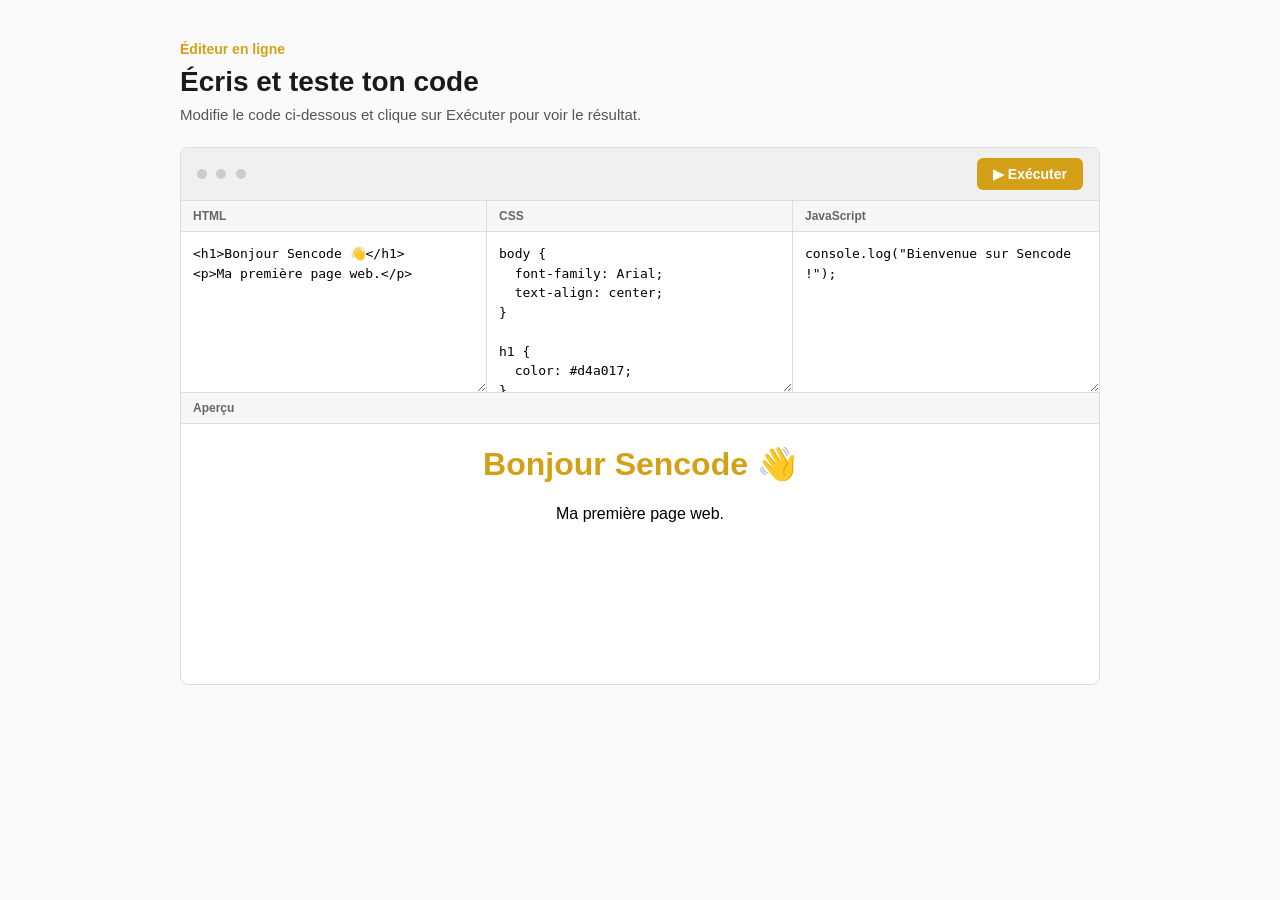
<file: r.html>
<!DOCTYPE html>
<html lang="fr">
<head>
<meta charset="UTF-8">
<meta name="viewport" content="width=device-width, initial-scale=1.0">
<title>Sencode — Éditeur en ligne</title>
<style>
  * { box-sizing: border-box; }

  body{
    margin:0;
    background:#fafafa;
    color:#1a1a1a;
    font-family: Arial, Helvetica, sans-serif;
  }

  .container{
    max-width: 960px;
    margin: 0 auto;
    padding: 40px 20px;
  }

  .section-heading{
    margin-bottom: 24px;
  }

  .eyebrow{
    color:#d4a017;
    font-size: 14px;
    font-weight: 600;
  }

  .section-heading h2{
    font-size: 28px;
    margin: 8px 0;
  }

  .section-heading p{
    color:#555;
    font-size: 15px;
    margin: 0;
  }

  /* --- éditeur --- */

  .code-editor{
    background:#fff;
    border: 1px solid #ddd;
    border-radius: 8px;
    overflow: hidden;
  }

  .editor-toolbar{
    display:flex;
    align-items:center;
    justify-content:space-between;
    padding: 10px 16px;
    background:#f0f0f0;
    border-bottom: 1px solid #ddd;
  }

  .dot{
    display:inline-block;
    width: 10px;
    height: 10px;
    border-radius: 50%;
    background:#ccc;
    margin-right: 5px;
  }

  .btn{
    font-size: 14px;
    font-weight: 600;
    padding: 8px 16px;
    border-radius: 6px;
    border: none;
    cursor: pointer;
  }

  .btn-primary{
    background:#d4a017;
    color:#fff;
  }
  .btn-primary:hover{ background:#c2910f; }

  .editor-body{
    display: grid;
    grid-template-columns: 1fr 1fr 1fr;
  }

  .code-panel{
    border-right: 1px solid #ddd;
    border-bottom: 1px solid #ddd;
    display:flex;
    flex-direction:column;
  }
  .code-panel:last-child{ border-right:none; }

  .code-title{
    font-size: 12px;
    font-weight: 600;
    color:#666;
    padding: 8px 12px;
    background:#f7f7f7;
    border-bottom: 1px solid #ddd;
  }

  .code-panel textarea{
    flex:1;
    min-height: 160px;
    resize: vertical;
    border: none;
    outline: none;
    padding: 12px;
    font-family: monospace;
    font-size: 13px;
    line-height: 1.5;
  }

  .preview-title{
    font-size: 12px;
    font-weight: 600;
    color:#666;
    padding: 8px 12px;
    background:#f7f7f7;
    border-bottom: 1px solid #ddd;
  }

  #preview{
    width: 100%;
    height: 260px;
    border: none;
    display: block;
  }

  @media (max-width: 700px){
    .editor-body{ grid-template-columns: 1fr; }
    .code-panel{ border-right:none; }
  }
</style>
</head>
<body>

<div class="container">

  <div class="section-heading">
    <span class="eyebrow">Éditeur en ligne</span>
    <h2>Écris et teste ton code</h2>
    <p>Modifie le code ci-dessous et clique sur Exécuter pour voir le résultat.</p>
  </div>

  <div class="code-editor">

    <div class="editor-toolbar">
      <div>
        <span class="dot"></span>
        <span class="dot"></span>
        <span class="dot"></span>
      </div>
      <button onclick="runCode()" class="btn btn-primary">▶ Exécuter</button>
    </div>

    <div class="editor-body">

      <div class="code-panel">
        <div class="code-title">HTML</div>
        <textarea id="htmlCode">&lt;h1&gt;Bonjour Sencode 👋&lt;/h1&gt;
&lt;p&gt;Ma première page web.&lt;/p&gt;</textarea>
      </div>

      <div class="code-panel">
        <div class="code-title">CSS</div>
        <textarea id="cssCode">body {
  font-family: Arial;
  text-align: center;
}

h1 {
  color: #d4a017;
}</textarea>
      </div>

      <div class="code-panel">
        <div class="code-title">JavaScript</div>
        <textarea id="jsCode">console.log("Bienvenue sur Sencode !");</textarea>
      </div>

    </div>

    <div class="preview-title">Aperçu</div>
    <iframe id="preview"></iframe>

  </div>

</div>

<script>
  function runCode(){
    const html = document.getElementById('htmlCode').value;
    const css  = document.getElementById('cssCode').value;
    const js   = document.getElementById('jsCode').value;

    const doc = `<!DOCTYPE html>
<html>
<head><style>${css}</style></head>
<body>
${html}
<script>
  try { ${js} } catch(e) { console.log('Erreur :', e.message); }
<\/script>
</body>
</html>`;

    document.getElementById('preview').srcdoc = doc;
  }

  runCode();
</script>

</body>
</html>
</file>
